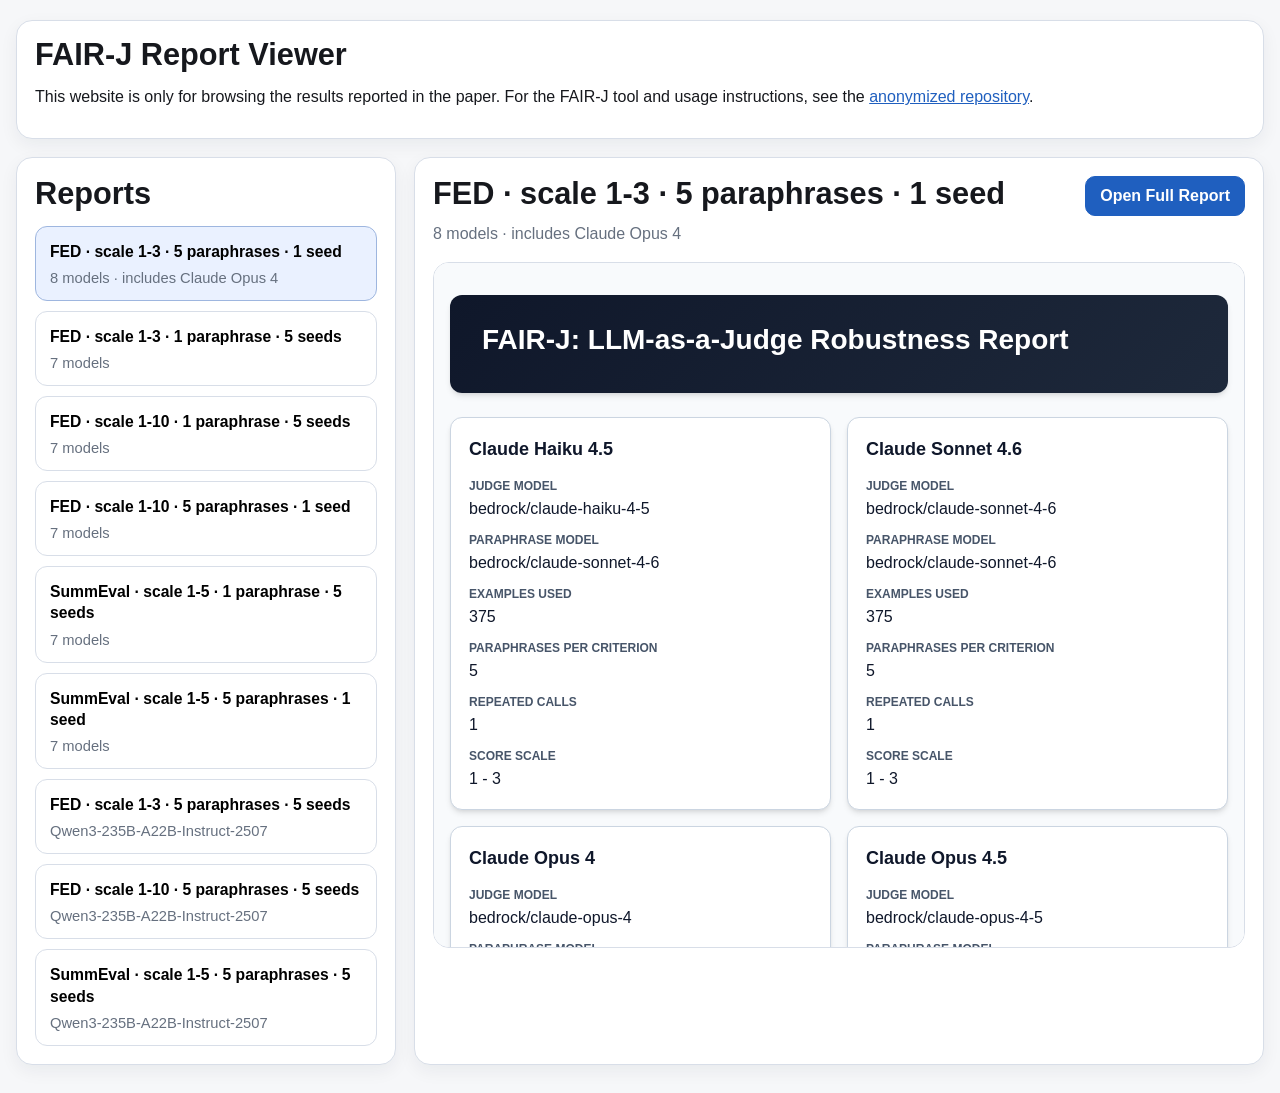
<file: index.html>
<!doctype html>
<html lang="en">
<head>
  <meta charset="utf-8">
  <meta name="viewport" content="width=device-width, initial-scale=1">
  <title>FAIR-J Demo</title>
  <link rel="stylesheet" href="assets/styles.css?v=3">
</head>
<body>
  <div class="page-shell">
    <header class="hero">
      <h1>FAIR-J Report Viewer</h1>
      <p class="hero-text">
        This website is only for browsing the results reported in the paper. For the FAIR-J tool and usage instructions, see the
        <a href="https://anonymous.4open.science/r/FAIR-J-Demo-repo/README.md" target="_blank" rel="noreferrer">anonymized repository</a>.
      </p>
    </header>

    <main class="layout">
      <section class="catalog-panel">
        <div class="section-heading">
          <h2>Reports</h2>
        </div>
        <div id="report-list" class="report-list" aria-live="polite"></div>
      </section>

      <section class="viewer-panel">
        <div class="viewer-topbar">
          <div>
            <h2 id="selected-title">Loading reports...</h2>
            <p id="selected-subtitle" class="selected-subtitle"></p>
          </div>
          <div class="viewer-actions">
            <a id="open-report-link" class="action-button action-button-primary" href="#" target="_blank" rel="noreferrer">Open Full Report</a>
          </div>
        </div>

        <div class="iframe-shell">
          <iframe id="report-frame" title="FAIR-J report preview" loading="lazy"></iframe>
        </div>
      </section>
    </main>
  </div>

  <script src="assets/app.js?v=5"></script>
</body>
</html>
</file>
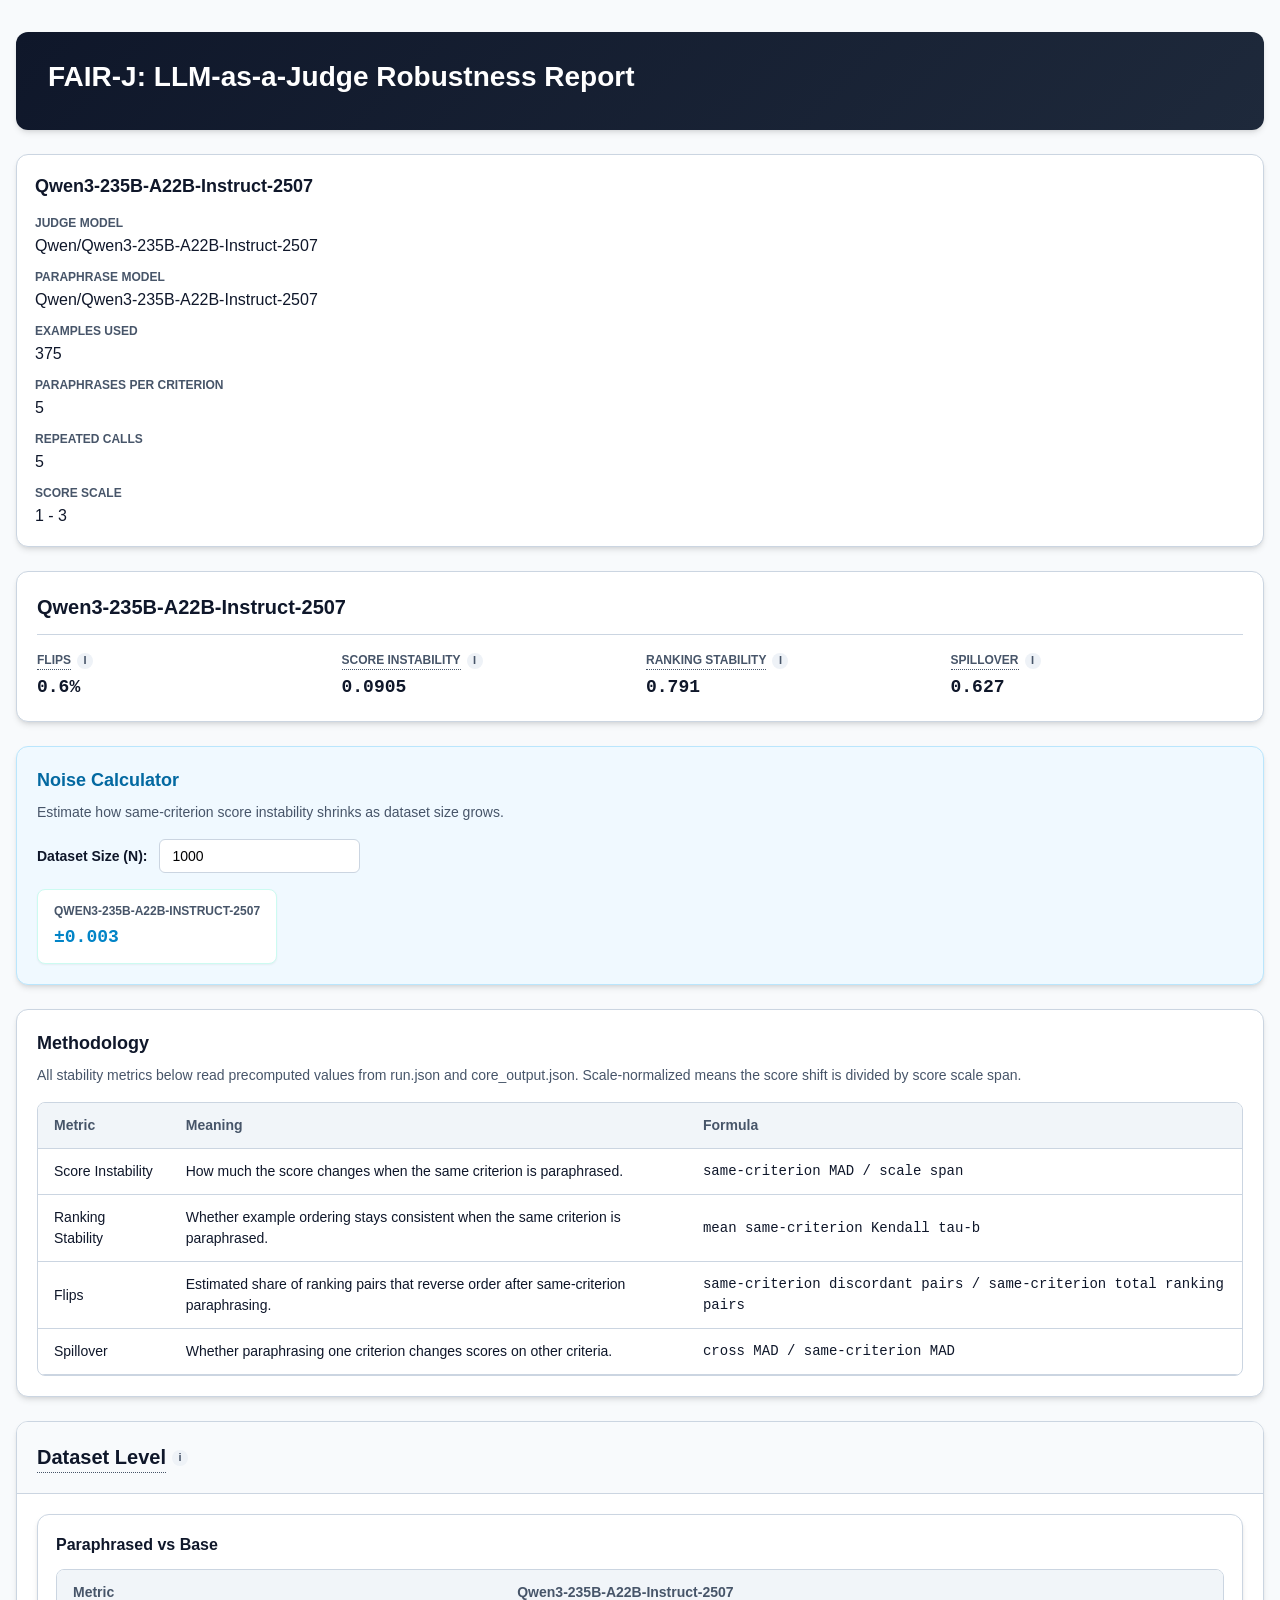
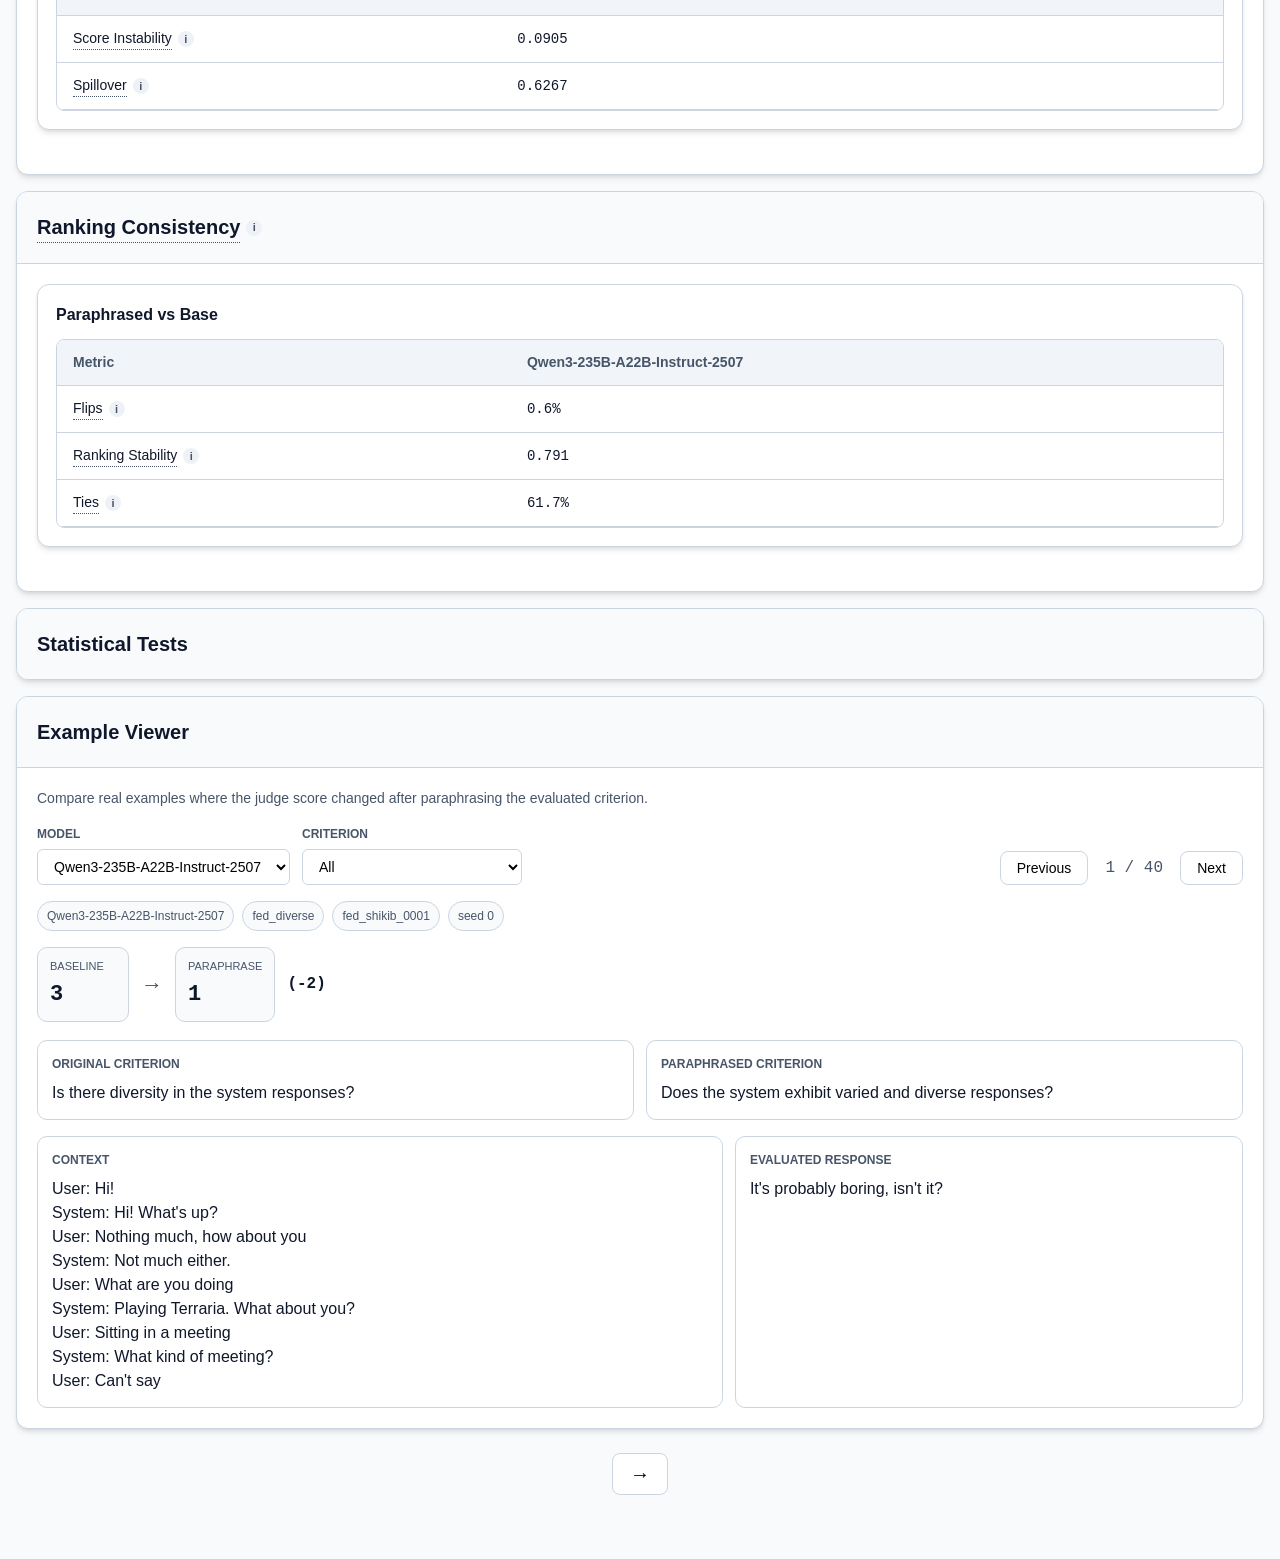
<file: reports/03-fed-1-3-scale-s5-p5-tdefault/index.html>
<!doctype html>
<html lang="en">
<head>
  <meta charset="utf-8">
  <meta name="viewport" content="width=device-width, initial-scale=1">
  <title>FAIR-J: LLM-as-a-Judge Robustness Report</title>
  <style>
    :root {
      color-scheme: light;
      --bg: #f8fafc;
      --panel: #ffffff;
      --ink: #0f172a;
      --muted: #475569;
      --line: #cbd5e1;
      --accent: #0284c7;
      --accent-soft: #e0f2fe;
      --bad: #dc2626;
      --warn: #d97706;
      --good: #16a34a;
      --shadow: 0 4px 6px -1px rgb(0 0 0 / 0.1), 0 2px 4px -2px rgb(0 0 0 / 0.1);
      --radius: 12px;
      --mono: ui-monospace, SFMono-Regular, Menlo, monospace;
      --sans: -apple-system, BlinkMacSystemFont, "Segoe UI", Roboto, Helvetica, Arial, sans-serif;
    }
    * { box-sizing: border-box; }
    body {
      margin: 0;
      font-family: var(--sans);
      background: var(--bg);
      color: var(--ink);
      line-height: 1.5;
    }
    main {
      width: min(1400px, calc(100vw - 32px));
      margin: 32px auto 64px;
    }
    .hero {
      background: linear-gradient(135deg, #0f172a, #1e293b);
      color: white;
      padding: 24px 32px;
      border-radius: var(--radius);
      box-shadow: var(--shadow);
      margin-bottom: 24px;
    }
    .hero h1 {
      margin: 0 0 8px;
      font-size: 28px;
    }
    .hero p {
      margin: 0;
      color: rgba(255, 255, 255, 0.9);
      font-size: 16px;
      max-width: 1000px;
    }
    .report-page {
      display: none;
    }
    .report-page.is-active {
      display: block;
    }
    .controls {
      display: flex;
      flex-wrap: wrap;
      gap: 12px;
      margin-bottom: 24px;
    }
    button {
      border: 1px solid var(--line);
      background: var(--panel);
      border-radius: 8px;
      padding: 8px 16px;
      cursor: pointer;
      font-size: 14px;
      font-weight: 500;
    }
    button:hover {
      background: #f1f5f9;
    }
    .summary-grid,
    .group-grid {
      display: grid;
      grid-template-columns: repeat(auto-fit, minmax(320px, 1fr));
      gap: 16px;
      margin-bottom: 24px;
    }
    .summary-card,
    .group-card,
    details.section {
      background: var(--panel);
      border: 1px solid var(--line);
      border-radius: var(--radius);
      box-shadow: var(--shadow);
    }
    .summary-card {
      padding: 20px;
      display: flex;
      flex-direction: column;
    }
    .summary-card h2 {
      margin: 0 0 12px;
      font-size: 20px;
    }
    .summary-verdict {
      font-size: 18px;
      font-weight: 700;
      margin-bottom: 8px;
    }
    .summary-reason {
      color: var(--muted);
      font-size: 14px;
      line-height: 1.4;
    }
    .stat-list {
      display: grid;
      grid-template-columns: repeat(auto-fit, minmax(140px, 1fr));
      gap: 12px;
      margin-top: auto;
      border-top: 1px solid var(--line);
      padding-top: 16px;
    }
    .context-grid {
      display: grid;
      grid-template-columns: repeat(auto-fit, minmax(280px, 1fr));
      gap: 16px;
      margin-bottom: 24px;
    }
    .context-card {
      background: var(--panel);
      border: 1px solid var(--line);
      border-radius: var(--radius);
      box-shadow: var(--shadow);
      padding: 18px;
    }
    .context-card h3 {
      margin: 0 0 14px;
      font-size: 18px;
    }
    .context-card dl {
      margin: 0;
      display: grid;
      grid-template-columns: minmax(0, 1fr);
      gap: 10px;
    }
    .context-card dt {
      color: var(--muted);
      font-size: 12px;
      font-weight: 600;
      text-transform: uppercase;
      margin: 0 0 2px;
    }
    .context-card dd {
      margin: 0;
      color: var(--ink);
      word-break: break-word;
    }
    .stat-item {
      display: flex;
      flex-direction: column;
    }
    .stat-item .label {
      color: var(--muted);
      font-size: 12px;
      text-transform: uppercase;
      font-weight: 600;
    }
    .stat-item .value {
      font-family: var(--mono);
      font-size: 18px;
      font-weight: 700;
      color: var(--ink);
      margin-top: 4px;
    }
    .calculator-card {
      margin-bottom: 24px;
      border-color: #bae6fd;
      background: #f0f9ff;
    }
    .calculator-card h3 {
      margin: 0 0 8px;
      color: #0369a1;
      font-size: 18px;
    }
    .calculator-card p {
      margin: 0 0 16px;
      color: var(--muted);
      font-size: 14px;
    }
    .calculator-input-row {
      display: flex;
      align-items: center;
      flex-wrap: wrap;
      gap: 12px;
    }
    .calculator-input-row label {
      font-weight: 600;
      color: #0f172a;
      font-size: 14px;
    }
    .calculator-input-row input,
    select {
      padding: 8px 12px;
      border-radius: 6px;
      border: 1px solid var(--line);
      font-size: 14px;
      background: #fff;
      min-width: 160px;
    }
    .calculator-results {
      display: flex;
      gap: 12px;
      flex-wrap: wrap;
      margin-top: 16px;
    }
    .calc-result-card {
      background: white;
      padding: 12px 16px;
      border-radius: 8px;
      border: 1px solid #ccfbf1;
      font-size: 14px;
      min-width: 180px;
      box-shadow: 0 1px 2px rgba(0,0,0,0.05);
    }
    .calc-model {
      color: var(--muted);
      font-size: 12px;
      text-transform: uppercase;
      font-weight: 600;
      margin-bottom: 4px;
    }
    .calc-noise {
      color: #0284c7;
      font-size: 18px;
      font-family: var(--mono);
    }
    details.section {
      margin-bottom: 16px;
      overflow: hidden;
    }
    details.section > summary {
      cursor: pointer;
      padding: 20px;
      font-size: 20px;
      font-weight: 600;
      background: #f8fafc;
      list-style: none;
    }
    details.section > summary::-webkit-details-marker {
      display: none;
    }
    details.section[open] > summary {
      border-bottom: 1px solid var(--line);
    }
    .section-body {
      padding: 20px;
    }
    .section-explainer {
      color: var(--muted);
      margin-top: 0;
      margin-bottom: 16px;
      font-size: 14px;
    }
    .group-card {
      padding: 18px;
    }
    .group-card h4 {
      margin: 0 0 12px;
      font-size: 16px;
    }
    .methodology-card {
      margin-bottom: 24px;
      padding: 20px;
    }
    .methodology-card h3 {
      margin: 0 0 8px;
      font-size: 18px;
    }
    .methodology-card p {
      margin: 0 0 16px;
      color: var(--muted);
      font-size: 14px;
    }
    .table-wrap {
      overflow-x: auto;
      border-radius: 8px;
      border: 1px solid var(--line);
      background: var(--panel);
    }
    table {
      width: 100%;
      border-collapse: collapse;
      text-align: left;
      font-size: 14px;
    }
    th,
    td {
      padding: 12px 16px;
      border-bottom: 1px solid var(--line);
    }
    th {
      background: #f1f5f9;
      color: var(--muted);
      font-weight: 600;
    }
    .value {
      font-family: var(--mono);
    }
    .control-row {
      display: flex;
      gap: 16px;
      margin-bottom: 16px;
      align-items: flex-end;
      flex-wrap: wrap;
    }
    .control-field {
      display: flex;
      flex-direction: column;
      gap: 6px;
    }
    .control-field label {
      font-size: 12px;
      color: var(--muted);
      font-weight: 600;
      text-transform: uppercase;
    }
    .stat-scope {
      display: none;
    }
    .stat-scope.is-active {
      display: block;
    }
    .good {
      color: var(--good);
      font-weight: 700;
    }
    .bad {
      color: var(--bad);
      font-weight: 700;
    }
    .warn {
      color: var(--warn);
      font-weight: 700;
    }
    .muted {
      color: var(--muted);
    }
    .help-label {
      display: inline-flex;
      align-items: center;
      gap: 6px;
      position: relative;
    }
    .help-label[data-help] {
      cursor: help;
    }
    .help-label[data-help] .help-text {
      border-bottom: 1px dotted var(--muted);
    }
    .help-icon {
      display: inline-flex;
      align-items: center;
      justify-content: center;
      width: 16px;
      height: 16px;
      border-radius: 999px;
      background: #eef2f7;
      color: var(--muted);
      font-size: 11px;
      font-weight: 700;
      line-height: 1;
    }
    .app-tooltip {
      position: fixed;
      z-index: 9999;
      max-width: 320px;
      padding: 10px 12px;
      border-radius: 10px;
      background: rgba(15, 23, 42, 0.96);
      color: white;
      font-size: 12px;
      line-height: 1.45;
      box-shadow: 0 10px 30px rgba(0, 0, 0, 0.18);
      pointer-events: none;
      opacity: 0;
      transform: translateY(4px);
      transition: opacity 120ms ease, transform 120ms ease;
    }
    .app-tooltip.is-visible {
      opacity: 1;
      transform: translateY(0);
    }
    .page-nav {
      display: flex;
      justify-content: center;
      margin-top: 24px;
    }
    .page-toggle {
      min-width: 56px;
      font-size: 20px;
      line-height: 1;
      padding: 10px 16px;
    }
    @media (max-width: 720px) {
      main {
        width: min(100vw - 20px, 1400px);
        margin: 20px auto 40px;
      }
      .hero {
        padding: 18px;
      }
      .hero h1 {
        font-size: 24px;
      }
      details.section > summary,
      .section-body,
      .summary-card,
      .group-card {
        padding: 16px;
      }
      th,
      td {
        padding: 10px 12px;
      }
    }

    .example-viewer-card { margin-bottom: 24px; }
    .example-viewer-controls { display: flex; flex-wrap: wrap; gap: 12px; align-items: end; margin-bottom: 16px; }
    .example-viewer-controls label { display: grid; gap: 6px; color: var(--muted); font-size: 12px; font-weight: 600; text-transform: uppercase; }
    .example-viewer-controls select { min-width: 220px; }
    .example-nav { display: flex; gap: 8px; align-items: center; margin-left: auto; }
    .example-counter { min-width: 76px; color: var(--muted); text-align: center; font-family: var(--mono); }
    .example-meta { display: flex; flex-wrap: wrap; gap: 8px; margin-bottom: 16px; }
    .example-chip { border: 1px solid var(--line); border-radius: 999px; padding: 5px 9px; background: #f8fafc; color: var(--muted); font-size: 12px; }
    .score-transition { display: flex; align-items: center; gap: 12px; margin: 4px 0 18px; }
    .score-box { min-width: 92px; border: 1px solid var(--line); border-radius: 10px; padding: 10px 12px; background: #f8fafc; }
    .score-box span { display: block; color: var(--muted); font-size: 11px; text-transform: uppercase; }
    .score-box strong { display: block; margin-top: 3px; font-family: var(--mono); font-size: 22px; }
    .score-arrow { color: var(--muted); font-size: 22px; }
    .score-delta { font-family: var(--mono); font-weight: 700; }
    .criterion-compare { display: grid; grid-template-columns: repeat(2, minmax(0, 1fr)); gap: 12px; margin-bottom: 16px; }
    .criterion-pane, .example-text-pane { border: 1px solid var(--line); border-radius: 10px; padding: 14px; background: #fff; }
    .criterion-pane h4, .example-text-pane h4 { margin: 0 0 8px; color: var(--muted); font-size: 12px; text-transform: uppercase; }
    .criterion-pane p, .example-text-pane p { margin: 0; white-space: pre-wrap; overflow-wrap: anywhere; }
    .example-text-grid { display: grid; grid-template-columns: minmax(0, 1.35fr) minmax(0, 1fr); gap: 12px; }
    .example-empty { color: var(--muted); padding: 20px 0; }
    @media (max-width: 720px) {
      .criterion-compare, .example-text-grid { grid-template-columns: 1fr; }
      .example-nav { width: 100%; margin-left: 0; }
    }
  </style>
</head>
<body>

  <main>
    <section class="hero">
      <h1>FAIR-J: LLM-as-a-Judge Robustness Report</h1>
    </section>

    <section class="report-page is-active" data-page="overview">
      <section>
        <div class="context-grid">

          <article class="context-card">
            <h3>Qwen3-235B-A22B-Instruct-2507</h3>
            <dl>

              <div>
                <dt>Judge model</dt>
                <dd>Qwen/Qwen3-235B-A22B-Instruct-2507</dd>
              </div>

              <div>
                <dt>Paraphrase model</dt>
                <dd>Qwen/Qwen3-235B-A22B-Instruct-2507</dd>
              </div>

              <div>
                <dt>Examples used</dt>
                <dd>375</dd>
              </div>

              <div>
                <dt>Paraphrases per criterion</dt>
                <dd>5</dd>
              </div>

              <div>
                <dt>Repeated calls</dt>
                <dd>5</dd>
              </div>

              <div>
                <dt>Score scale</dt>
                <dd>1 - 3</dd>
              </div>

            </dl>
          </article>

        </div>
      </section>

      <section class="summary-grid">

        <article class="summary-card">
          <h2>Qwen3-235B-A22B-Instruct-2507</h2>
          <div class="stat-list">

            <div class="stat-item">
              <div class="label"><span class="help-label" data-help="Estimated share of ranking pairs that flip when the same criterion is paraphrased." tabindex="0" aria-label="Estimated share of ranking pairs that flip when the same criterion is paraphrased.">
      <span class="help-text">Flips</span>
      <span class="help-icon">i</span>
    </span></div>
              <div class="value">0.6%</div>
            </div>

            <div class="stat-item">
              <div class="label"><span class="help-label" data-help="Mean absolute score shift when the same criterion is paraphrased, normalized by score scale span. Lower is better." tabindex="0" aria-label="Mean absolute score shift when the same criterion is paraphrased, normalized by score scale span. Lower is better.">
      <span class="help-text">Score Instability</span>
      <span class="help-icon">i</span>
    </span></div>
              <div class="value">0.0905</div>
            </div>

            <div class="stat-item">
              <div class="label"><span class="help-label" data-help="Average Kendall&#39;s tau-b between baseline ranking and same-criterion paraphrased ranking. Higher is better." tabindex="0" aria-label="Average Kendall&#39;s tau-b between baseline ranking and same-criterion paraphrased ranking. Higher is better.">
      <span class="help-text">Ranking Stability</span>
      <span class="help-icon">i</span>
    </span></div>
              <div class="value">0.791</div>
            </div>

            <div class="stat-item">
              <div class="label"><span class="help-label" data-help="Cross-criterion normalized MAD divided by same-criterion normalized MAD. Lower means paraphrasing stays more isolated to the intended criterion." tabindex="0" aria-label="Cross-criterion normalized MAD divided by same-criterion normalized MAD. Lower means paraphrasing stays more isolated to the intended criterion.">
      <span class="help-text">Spillover</span>
      <span class="help-icon">i</span>
    </span></div>
              <div class="value">0.627</div>
            </div>

          </div>
        </article>

      </section>

      <section class="summary-card calculator-card">
        <div>
          <h3>Noise Calculator</h3>
          <p>Estimate how same-criterion score instability shrinks as dataset size grows.</p>
          <div class="calculator-input-row">
            <label for="calc-n">Dataset Size (N):</label>
            <input type="number" id="calc-n" value="1000" min="1">
          </div>
        </div>
        <div id="calc-results" class="calculator-results"></div>
      </section>

      <section class="group-card methodology-card">
        <h3>Methodology</h3>
        <p>All stability metrics below read precomputed values from run.json and core_output.json. Scale-normalized means the score shift is divided by score scale span.</p>
        <div class="table-wrap">
          <table>
            <thead>
              <tr>
                <th>Metric</th>
                <th>Meaning</th>
                <th>Formula</th>
              </tr>
            </thead>
            <tbody>

              <tr>
                <td>Score Instability</td>
                <td>How much the score changes when the same criterion is paraphrased.</td>
                <td class="value">same-criterion MAD / scale span</td>
              </tr>

              <tr>
                <td>Ranking Stability</td>
                <td>Whether example ordering stays consistent when the same criterion is paraphrased.</td>
                <td class="value">mean same-criterion Kendall tau-b</td>
              </tr>

              <tr>
                <td>Flips</td>
                <td>Estimated share of ranking pairs that reverse order after same-criterion paraphrasing.</td>
                <td class="value">same-criterion discordant pairs / same-criterion total ranking pairs</td>
              </tr>

              <tr>
                <td>Spillover</td>
                <td>Whether paraphrasing one criterion changes scores on other criteria.</td>
                <td class="value">cross MAD / same-criterion MAD</td>
              </tr>

            </tbody>
          </table>
        </div>
      </section>


      <details class="section" open>
        <summary><span class="help-label" data-help="Are scores stable when the same criterion is paraphrased? Lower score instability values and lower spillover mean cleaner dataset-level comparisons." tabindex="0" aria-label="Are scores stable when the same criterion is paraphrased? Lower score instability values and lower spillover mean cleaner dataset-level comparisons.">
      <span class="help-text">Dataset Level</span>
      <span class="help-icon">i</span>
    </span></summary>
        <div class="section-body">
          <div class="group-grid">

            <section class="group-card">
              <h4>Paraphrased vs Base</h4>
              <div class="table-wrap">
                <table>
                  <thead>
                    <tr>
                      <th>Metric</th>

                      <th>Qwen3-235B-A22B-Instruct-2507</th>

                    </tr>
                  </thead>
                  <tbody>

                    <tr>
                      <td><span class="help-label" data-help="Mean absolute score shift when the same criterion is paraphrased, normalized by score scale span. Lower is better." tabindex="0" aria-label="Mean absolute score shift when the same criterion is paraphrased, normalized by score scale span. Lower is better.">
      <span class="help-text">Score Instability</span>
      <span class="help-icon">i</span>
    </span></td>

                      <td class="value ">0.0905</td>

                    </tr>

                    <tr>
                      <td><span class="help-label" data-help="Cross-criterion normalized MAD divided by same-criterion normalized MAD. Lower means paraphrasing stays more isolated to the intended criterion." tabindex="0" aria-label="Cross-criterion normalized MAD divided by same-criterion normalized MAD. Lower means paraphrasing stays more isolated to the intended criterion.">
      <span class="help-text">Spillover</span>
      <span class="help-icon">i</span>
    </span></td>

                      <td class="value ">0.6267</td>

                    </tr>

                  </tbody>
                </table>
              </div>
            </section>

          </div>
        </div>
      </details>

      <details class="section" open>
        <summary><span class="help-label" data-help="Does the judge preserve example ordering when the same criterion is rewritten? Higher ranking stability and lower flips are better." tabindex="0" aria-label="Does the judge preserve example ordering when the same criterion is rewritten? Higher ranking stability and lower flips are better.">
      <span class="help-text">Ranking Consistency</span>
      <span class="help-icon">i</span>
    </span></summary>
        <div class="section-body">
          <div class="group-grid">

            <section class="group-card">
              <h4>Paraphrased vs Base</h4>
              <div class="table-wrap">
                <table>
                  <thead>
                    <tr>
                      <th>Metric</th>

                      <th>Qwen3-235B-A22B-Instruct-2507</th>

                    </tr>
                  </thead>
                  <tbody>

                    <tr>
                      <td><span class="help-label" data-help="Estimated share of ranking pairs that flip when the same criterion is paraphrased." tabindex="0" aria-label="Estimated share of ranking pairs that flip when the same criterion is paraphrased.">
      <span class="help-text">Flips</span>
      <span class="help-icon">i</span>
    </span></td>

                      <td class="value ">0.6%</td>

                    </tr>

                    <tr>
                      <td><span class="help-label" data-help="Average Kendall&#39;s tau-b between baseline ranking and same-criterion paraphrased ranking. Higher is better." tabindex="0" aria-label="Average Kendall&#39;s tau-b between baseline ranking and same-criterion paraphrased ranking. Higher is better.">
      <span class="help-text">Ranking Stability</span>
      <span class="help-icon">i</span>
    </span></td>

                      <td class="value ">0.791</td>

                    </tr>

                    <tr>
                      <td><span class="help-label" data-help="Share of example pairs that receive tied scores when the same criterion is paraphrased." tabindex="0" aria-label="Share of example pairs that receive tied scores when the same criterion is paraphrased.">
      <span class="help-text">Ties</span>
      <span class="help-icon">i</span>
    </span></td>

                      <td class="value ">61.7%</td>

                    </tr>

                  </tbody>
                </table>
              </div>
            </section>

          </div>
        </div>
      </details>


      <details class="section">
        <summary>Statistical Tests</summary>
        <div class="section-body">
          <div class="control-row">
            <div class="control-field">
              <label for="stat-combined-select">Score</label>
              <select id="stat-combined-select" data-stat-combined-select>

                <option value="fed_diverse">fed diverse</option>

                <option value="fed_fluent">fed fluent</option>

                <option value="fed_interesting">fed interesting</option>

                <option value="fed_likeable">fed likeable</option>

                <option value="fed_relevant">fed relevant</option>

                <option value="fed_understandable">fed understandable</option>

                <option value="__total__">Total Score (All criteria pooled)</option>

              </select>
            </div>
          </div>

          <div class="stat-scope is-active" data-stat-scope="fed_diverse">
            <div class="group-grid">

              <section class="group-card">
                <h4>Paraphrased vs Base</h4>
                <div class="table-wrap">
                  <table>
                    <thead>
                      <tr>
                        <th>Metric</th>

                        <th>Qwen3-235B-A22B-Instruct-2507</th>

                      </tr>
                    </thead>
                    <tbody>

                      <tr>
                        <td><span class="help-label" data-help="Number of paired observations used by the statistical test." tabindex="0" aria-label="Number of paired observations used by the statistical test.">
      <span class="help-text">N</span>
      <span class="help-icon">i</span>
    </span></td>

                        <td class="value ">375</td>

                      </tr>

                      <tr>
                        <td><span class="help-label" data-help="Average baseline minus perturbation score difference." tabindex="0" aria-label="Average baseline minus perturbation score difference.">
      <span class="help-text">Δ</span>
      <span class="help-icon">i</span>
    </span></td>

                        <td class="value ">0.005</td>

                      </tr>

                      <tr>
                        <td><span class="help-label" data-help="Paired t-test p-value for baseline versus perturbation differences." tabindex="0" aria-label="Paired t-test p-value for baseline versus perturbation differences.">
      <span class="help-text">Paired t-test p-value</span>
      <span class="help-icon">i</span>
    </span></td>

                        <td class="value muted">0.772</td>

                      </tr>

                      <tr>
                        <td><span class="help-label" data-help="Wilcoxon signed-rank p-value for paired differences." tabindex="0" aria-label="Wilcoxon signed-rank p-value for paired differences.">
      <span class="help-text">Wilcoxon p-value</span>
      <span class="help-icon">i</span>
    </span></td>

                        <td class="value muted">0.053</td>

                      </tr>

                      <tr>
                        <td><span class="help-label" data-help="Permutation test p-value for paired differences." tabindex="0" aria-label="Permutation test p-value for paired differences.">
      <span class="help-text">Permutation p-value</span>
      <span class="help-icon">i</span>
    </span></td>

                        <td class="value muted">0.737</td>

                      </tr>

                    </tbody>
                  </table>
                </div>
              </section>

              <section class="group-card">
                <h4>Deleted vs Base</h4>
                <div class="table-wrap">
                  <table>
                    <thead>
                      <tr>
                        <th>Metric</th>

                        <th>Qwen3-235B-A22B-Instruct-2507</th>

                      </tr>
                    </thead>
                    <tbody>

                      <tr>
                        <td><span class="help-label" data-help="Number of paired observations used by the statistical test." tabindex="0" aria-label="Number of paired observations used by the statistical test.">
      <span class="help-text">N</span>
      <span class="help-icon">i</span>
    </span></td>

                        <td class="value ">375</td>

                      </tr>

                      <tr>
                        <td><span class="help-label" data-help="Average baseline minus perturbation score difference." tabindex="0" aria-label="Average baseline minus perturbation score difference.">
      <span class="help-text">Δ</span>
      <span class="help-icon">i</span>
    </span></td>

                        <td class="value ">-0.095</td>

                      </tr>

                      <tr>
                        <td><span class="help-label" data-help="Paired t-test p-value for baseline versus perturbation differences." tabindex="0" aria-label="Paired t-test p-value for baseline versus perturbation differences.">
      <span class="help-text">Paired t-test p-value</span>
      <span class="help-icon">i</span>
    </span></td>

                        <td class="value good">0.000</td>

                      </tr>

                      <tr>
                        <td><span class="help-label" data-help="Wilcoxon signed-rank p-value for paired differences." tabindex="0" aria-label="Wilcoxon signed-rank p-value for paired differences.">
      <span class="help-text">Wilcoxon p-value</span>
      <span class="help-icon">i</span>
    </span></td>

                        <td class="value good">0.000</td>

                      </tr>

                      <tr>
                        <td><span class="help-label" data-help="Permutation test p-value for paired differences." tabindex="0" aria-label="Permutation test p-value for paired differences.">
      <span class="help-text">Permutation p-value</span>
      <span class="help-icon">i</span>
    </span></td>

                        <td class="value good">0.002</td>

                      </tr>

                    </tbody>
                  </table>
                </div>
              </section>

            </div>
          </div>

          <div class="stat-scope" data-stat-scope="fed_fluent">
            <div class="group-grid">

              <section class="group-card">
                <h4>Paraphrased vs Base</h4>
                <div class="table-wrap">
                  <table>
                    <thead>
                      <tr>
                        <th>Metric</th>

                        <th>Qwen3-235B-A22B-Instruct-2507</th>

                      </tr>
                    </thead>
                    <tbody>

                      <tr>
                        <td><span class="help-label" data-help="Number of paired observations used by the statistical test." tabindex="0" aria-label="Number of paired observations used by the statistical test.">
      <span class="help-text">N</span>
      <span class="help-icon">i</span>
    </span></td>

                        <td class="value ">375</td>

                      </tr>

                      <tr>
                        <td><span class="help-label" data-help="Average baseline minus perturbation score difference." tabindex="0" aria-label="Average baseline minus perturbation score difference.">
      <span class="help-text">Δ</span>
      <span class="help-icon">i</span>
    </span></td>

                        <td class="value ">0.021</td>

                      </tr>

                      <tr>
                        <td><span class="help-label" data-help="Paired t-test p-value for baseline versus perturbation differences." tabindex="0" aria-label="Paired t-test p-value for baseline versus perturbation differences.">
      <span class="help-text">Paired t-test p-value</span>
      <span class="help-icon">i</span>
    </span></td>

                        <td class="value good">0.011</td>

                      </tr>

                      <tr>
                        <td><span class="help-label" data-help="Wilcoxon signed-rank p-value for paired differences." tabindex="0" aria-label="Wilcoxon signed-rank p-value for paired differences.">
      <span class="help-text">Wilcoxon p-value</span>
      <span class="help-icon">i</span>
    </span></td>

                        <td class="value good">0.001</td>

                      </tr>

                      <tr>
                        <td><span class="help-label" data-help="Permutation test p-value for paired differences." tabindex="0" aria-label="Permutation test p-value for paired differences.">
      <span class="help-text">Permutation p-value</span>
      <span class="help-icon">i</span>
    </span></td>

                        <td class="value good">0.022</td>

                      </tr>

                    </tbody>
                  </table>
                </div>
              </section>

              <section class="group-card">
                <h4>Deleted vs Base</h4>
                <div class="table-wrap">
                  <table>
                    <thead>
                      <tr>
                        <th>Metric</th>

                        <th>Qwen3-235B-A22B-Instruct-2507</th>

                      </tr>
                    </thead>
                    <tbody>

                      <tr>
                        <td><span class="help-label" data-help="Number of paired observations used by the statistical test." tabindex="0" aria-label="Number of paired observations used by the statistical test.">
      <span class="help-text">N</span>
      <span class="help-icon">i</span>
    </span></td>

                        <td class="value ">375</td>

                      </tr>

                      <tr>
                        <td><span class="help-label" data-help="Average baseline minus perturbation score difference." tabindex="0" aria-label="Average baseline minus perturbation score difference.">
      <span class="help-text">Δ</span>
      <span class="help-icon">i</span>
    </span></td>

                        <td class="value ">-0.046</td>

                      </tr>

                      <tr>
                        <td><span class="help-label" data-help="Paired t-test p-value for baseline versus perturbation differences." tabindex="0" aria-label="Paired t-test p-value for baseline versus perturbation differences.">
      <span class="help-text">Paired t-test p-value</span>
      <span class="help-icon">i</span>
    </span></td>

                        <td class="value good">0.000</td>

                      </tr>

                      <tr>
                        <td><span class="help-label" data-help="Wilcoxon signed-rank p-value for paired differences." tabindex="0" aria-label="Wilcoxon signed-rank p-value for paired differences.">
      <span class="help-text">Wilcoxon p-value</span>
      <span class="help-icon">i</span>
    </span></td>

                        <td class="value good">0.000</td>

                      </tr>

                      <tr>
                        <td><span class="help-label" data-help="Permutation test p-value for paired differences." tabindex="0" aria-label="Permutation test p-value for paired differences.">
      <span class="help-text">Permutation p-value</span>
      <span class="help-icon">i</span>
    </span></td>

                        <td class="value good">0.002</td>

                      </tr>

                    </tbody>
                  </table>
                </div>
              </section>

            </div>
          </div>

          <div class="stat-scope" data-stat-scope="fed_interesting">
            <div class="group-grid">

              <section class="group-card">
                <h4>Paraphrased vs Base</h4>
                <div class="table-wrap">
                  <table>
                    <thead>
                      <tr>
                        <th>Metric</th>

                        <th>Qwen3-235B-A22B-Instruct-2507</th>

                      </tr>
                    </thead>
                    <tbody>

                      <tr>
                        <td><span class="help-label" data-help="Number of paired observations used by the statistical test." tabindex="0" aria-label="Number of paired observations used by the statistical test.">
      <span class="help-text">N</span>
      <span class="help-icon">i</span>
    </span></td>

                        <td class="value ">375</td>

                      </tr>

                      <tr>
                        <td><span class="help-label" data-help="Average baseline minus perturbation score difference." tabindex="0" aria-label="Average baseline minus perturbation score difference.">
      <span class="help-text">Δ</span>
      <span class="help-icon">i</span>
    </span></td>

                        <td class="value ">0.004</td>

                      </tr>

                      <tr>
                        <td><span class="help-label" data-help="Paired t-test p-value for baseline versus perturbation differences." tabindex="0" aria-label="Paired t-test p-value for baseline versus perturbation differences.">
      <span class="help-text">Paired t-test p-value</span>
      <span class="help-icon">i</span>
    </span></td>

                        <td class="value muted">0.625</td>

                      </tr>

                      <tr>
                        <td><span class="help-label" data-help="Wilcoxon signed-rank p-value for paired differences." tabindex="0" aria-label="Wilcoxon signed-rank p-value for paired differences.">
      <span class="help-text">Wilcoxon p-value</span>
      <span class="help-icon">i</span>
    </span></td>

                        <td class="value muted">0.678</td>

                      </tr>

                      <tr>
                        <td><span class="help-label" data-help="Permutation test p-value for paired differences." tabindex="0" aria-label="Permutation test p-value for paired differences.">
      <span class="help-text">Permutation p-value</span>
      <span class="help-icon">i</span>
    </span></td>

                        <td class="value muted">0.659</td>

                      </tr>

                    </tbody>
                  </table>
                </div>
              </section>

              <section class="group-card">
                <h4>Deleted vs Base</h4>
                <div class="table-wrap">
                  <table>
                    <thead>
                      <tr>
                        <th>Metric</th>

                        <th>Qwen3-235B-A22B-Instruct-2507</th>

                      </tr>
                    </thead>
                    <tbody>

                      <tr>
                        <td><span class="help-label" data-help="Number of paired observations used by the statistical test." tabindex="0" aria-label="Number of paired observations used by the statistical test.">
      <span class="help-text">N</span>
      <span class="help-icon">i</span>
    </span></td>

                        <td class="value ">375</td>

                      </tr>

                      <tr>
                        <td><span class="help-label" data-help="Average baseline minus perturbation score difference." tabindex="0" aria-label="Average baseline minus perturbation score difference.">
      <span class="help-text">Δ</span>
      <span class="help-icon">i</span>
    </span></td>

                        <td class="value ">0.042</td>

                      </tr>

                      <tr>
                        <td><span class="help-label" data-help="Paired t-test p-value for baseline versus perturbation differences." tabindex="0" aria-label="Paired t-test p-value for baseline versus perturbation differences.">
      <span class="help-text">Paired t-test p-value</span>
      <span class="help-icon">i</span>
    </span></td>

                        <td class="value good">0.000</td>

                      </tr>

                      <tr>
                        <td><span class="help-label" data-help="Wilcoxon signed-rank p-value for paired differences." tabindex="0" aria-label="Wilcoxon signed-rank p-value for paired differences.">
      <span class="help-text">Wilcoxon p-value</span>
      <span class="help-icon">i</span>
    </span></td>

                        <td class="value good">0.001</td>

                      </tr>

                      <tr>
                        <td><span class="help-label" data-help="Permutation test p-value for paired differences." tabindex="0" aria-label="Permutation test p-value for paired differences.">
      <span class="help-text">Permutation p-value</span>
      <span class="help-icon">i</span>
    </span></td>

                        <td class="value good">0.002</td>

                      </tr>

                    </tbody>
                  </table>
                </div>
              </section>

            </div>
          </div>

          <div class="stat-scope" data-stat-scope="fed_likeable">
            <div class="group-grid">

              <section class="group-card">
                <h4>Paraphrased vs Base</h4>
                <div class="table-wrap">
                  <table>
                    <thead>
                      <tr>
                        <th>Metric</th>

                        <th>Qwen3-235B-A22B-Instruct-2507</th>

                      </tr>
                    </thead>
                    <tbody>

                      <tr>
                        <td><span class="help-label" data-help="Number of paired observations used by the statistical test." tabindex="0" aria-label="Number of paired observations used by the statistical test.">
      <span class="help-text">N</span>
      <span class="help-icon">i</span>
    </span></td>

                        <td class="value ">375</td>

                      </tr>

                      <tr>
                        <td><span class="help-label" data-help="Average baseline minus perturbation score difference." tabindex="0" aria-label="Average baseline minus perturbation score difference.">
      <span class="help-text">Δ</span>
      <span class="help-icon">i</span>
    </span></td>

                        <td class="value ">-0.008</td>

                      </tr>

                      <tr>
                        <td><span class="help-label" data-help="Paired t-test p-value for baseline versus perturbation differences." tabindex="0" aria-label="Paired t-test p-value for baseline versus perturbation differences.">
      <span class="help-text">Paired t-test p-value</span>
      <span class="help-icon">i</span>
    </span></td>

                        <td class="value muted">0.417</td>

                      </tr>

                      <tr>
                        <td><span class="help-label" data-help="Wilcoxon signed-rank p-value for paired differences." tabindex="0" aria-label="Wilcoxon signed-rank p-value for paired differences.">
      <span class="help-text">Wilcoxon p-value</span>
      <span class="help-icon">i</span>
    </span></td>

                        <td class="value muted">0.641</td>

                      </tr>

                      <tr>
                        <td><span class="help-label" data-help="Permutation test p-value for paired differences." tabindex="0" aria-label="Permutation test p-value for paired differences.">
      <span class="help-text">Permutation p-value</span>
      <span class="help-icon">i</span>
    </span></td>

                        <td class="value muted">0.456</td>

                      </tr>

                    </tbody>
                  </table>
                </div>
              </section>

              <section class="group-card">
                <h4>Deleted vs Base</h4>
                <div class="table-wrap">
                  <table>
                    <thead>
                      <tr>
                        <th>Metric</th>

                        <th>Qwen3-235B-A22B-Instruct-2507</th>

                      </tr>
                    </thead>
                    <tbody>

                      <tr>
                        <td><span class="help-label" data-help="Number of paired observations used by the statistical test." tabindex="0" aria-label="Number of paired observations used by the statistical test.">
      <span class="help-text">N</span>
      <span class="help-icon">i</span>
    </span></td>

                        <td class="value ">375</td>

                      </tr>

                      <tr>
                        <td><span class="help-label" data-help="Average baseline minus perturbation score difference." tabindex="0" aria-label="Average baseline minus perturbation score difference.">
      <span class="help-text">Δ</span>
      <span class="help-icon">i</span>
    </span></td>

                        <td class="value ">-0.054</td>

                      </tr>

                      <tr>
                        <td><span class="help-label" data-help="Paired t-test p-value for baseline versus perturbation differences." tabindex="0" aria-label="Paired t-test p-value for baseline versus perturbation differences.">
      <span class="help-text">Paired t-test p-value</span>
      <span class="help-icon">i</span>
    </span></td>

                        <td class="value good">0.000</td>

                      </tr>

                      <tr>
                        <td><span class="help-label" data-help="Wilcoxon signed-rank p-value for paired differences." tabindex="0" aria-label="Wilcoxon signed-rank p-value for paired differences.">
      <span class="help-text">Wilcoxon p-value</span>
      <span class="help-icon">i</span>
    </span></td>

                        <td class="value good">0.000</td>

                      </tr>

                      <tr>
                        <td><span class="help-label" data-help="Permutation test p-value for paired differences." tabindex="0" aria-label="Permutation test p-value for paired differences.">
      <span class="help-text">Permutation p-value</span>
      <span class="help-icon">i</span>
    </span></td>

                        <td class="value good">0.002</td>

                      </tr>

                    </tbody>
                  </table>
                </div>
              </section>

            </div>
          </div>

          <div class="stat-scope" data-stat-scope="fed_relevant">
            <div class="group-grid">

              <section class="group-card">
                <h4>Paraphrased vs Base</h4>
                <div class="table-wrap">
                  <table>
                    <thead>
                      <tr>
                        <th>Metric</th>

                        <th>Qwen3-235B-A22B-Instruct-2507</th>

                      </tr>
                    </thead>
                    <tbody>

                      <tr>
                        <td><span class="help-label" data-help="Number of paired observations used by the statistical test." tabindex="0" aria-label="Number of paired observations used by the statistical test.">
      <span class="help-text">N</span>
      <span class="help-icon">i</span>
    </span></td>

                        <td class="value ">375</td>

                      </tr>

                      <tr>
                        <td><span class="help-label" data-help="Average baseline minus perturbation score difference." tabindex="0" aria-label="Average baseline minus perturbation score difference.">
      <span class="help-text">Δ</span>
      <span class="help-icon">i</span>
    </span></td>

                        <td class="value ">0.024</td>

                      </tr>

                      <tr>
                        <td><span class="help-label" data-help="Paired t-test p-value for baseline versus perturbation differences." tabindex="0" aria-label="Paired t-test p-value for baseline versus perturbation differences.">
      <span class="help-text">Paired t-test p-value</span>
      <span class="help-icon">i</span>
    </span></td>

                        <td class="value good">0.000</td>

                      </tr>

                      <tr>
                        <td><span class="help-label" data-help="Wilcoxon signed-rank p-value for paired differences." tabindex="0" aria-label="Wilcoxon signed-rank p-value for paired differences.">
      <span class="help-text">Wilcoxon p-value</span>
      <span class="help-icon">i</span>
    </span></td>

                        <td class="value good">0.000</td>

                      </tr>

                      <tr>
                        <td><span class="help-label" data-help="Permutation test p-value for paired differences." tabindex="0" aria-label="Permutation test p-value for paired differences.">
      <span class="help-text">Permutation p-value</span>
      <span class="help-icon">i</span>
    </span></td>

                        <td class="value good">0.002</td>

                      </tr>

                    </tbody>
                  </table>
                </div>
              </section>

              <section class="group-card">
                <h4>Deleted vs Base</h4>
                <div class="table-wrap">
                  <table>
                    <thead>
                      <tr>
                        <th>Metric</th>

                        <th>Qwen3-235B-A22B-Instruct-2507</th>

                      </tr>
                    </thead>
                    <tbody>

                      <tr>
                        <td><span class="help-label" data-help="Number of paired observations used by the statistical test." tabindex="0" aria-label="Number of paired observations used by the statistical test.">
      <span class="help-text">N</span>
      <span class="help-icon">i</span>
    </span></td>

                        <td class="value ">375</td>

                      </tr>

                      <tr>
                        <td><span class="help-label" data-help="Average baseline minus perturbation score difference." tabindex="0" aria-label="Average baseline minus perturbation score difference.">
      <span class="help-text">Δ</span>
      <span class="help-icon">i</span>
    </span></td>

                        <td class="value ">0.012</td>

                      </tr>

                      <tr>
                        <td><span class="help-label" data-help="Paired t-test p-value for baseline versus perturbation differences." tabindex="0" aria-label="Paired t-test p-value for baseline versus perturbation differences.">
      <span class="help-text">Paired t-test p-value</span>
      <span class="help-icon">i</span>
    </span></td>

                        <td class="value muted">0.115</td>

                      </tr>

                      <tr>
                        <td><span class="help-label" data-help="Wilcoxon signed-rank p-value for paired differences." tabindex="0" aria-label="Wilcoxon signed-rank p-value for paired differences.">
      <span class="help-text">Wilcoxon p-value</span>
      <span class="help-icon">i</span>
    </span></td>

                        <td class="value muted">0.129</td>

                      </tr>

                      <tr>
                        <td><span class="help-label" data-help="Permutation test p-value for paired differences." tabindex="0" aria-label="Permutation test p-value for paired differences.">
      <span class="help-text">Permutation p-value</span>
      <span class="help-icon">i</span>
    </span></td>

                        <td class="value muted">0.100</td>

                      </tr>

                    </tbody>
                  </table>
                </div>
              </section>

            </div>
          </div>

          <div class="stat-scope" data-stat-scope="fed_understandable">
            <div class="group-grid">

              <section class="group-card">
                <h4>Paraphrased vs Base</h4>
                <div class="table-wrap">
                  <table>
                    <thead>
                      <tr>
                        <th>Metric</th>

                        <th>Qwen3-235B-A22B-Instruct-2507</th>

                      </tr>
                    </thead>
                    <tbody>

                      <tr>
                        <td><span class="help-label" data-help="Number of paired observations used by the statistical test." tabindex="0" aria-label="Number of paired observations used by the statistical test.">
      <span class="help-text">N</span>
      <span class="help-icon">i</span>
    </span></td>

                        <td class="value ">375</td>

                      </tr>

                      <tr>
                        <td><span class="help-label" data-help="Average baseline minus perturbation score difference." tabindex="0" aria-label="Average baseline minus perturbation score difference.">
      <span class="help-text">Δ</span>
      <span class="help-icon">i</span>
    </span></td>

                        <td class="value ">0.001</td>

                      </tr>

                      <tr>
                        <td><span class="help-label" data-help="Paired t-test p-value for baseline versus perturbation differences." tabindex="0" aria-label="Paired t-test p-value for baseline versus perturbation differences.">
      <span class="help-text">Paired t-test p-value</span>
      <span class="help-icon">i</span>
    </span></td>

                        <td class="value muted">0.948</td>

                      </tr>

                      <tr>
                        <td><span class="help-label" data-help="Wilcoxon signed-rank p-value for paired differences." tabindex="0" aria-label="Wilcoxon signed-rank p-value for paired differences.">
      <span class="help-text">Wilcoxon p-value</span>
      <span class="help-icon">i</span>
    </span></td>

                        <td class="value muted">0.179</td>

                      </tr>

                      <tr>
                        <td><span class="help-label" data-help="Permutation test p-value for paired differences." tabindex="0" aria-label="Permutation test p-value for paired differences.">
      <span class="help-text">Permutation p-value</span>
      <span class="help-icon">i</span>
    </span></td>

                        <td class="value muted">0.989</td>

                      </tr>

                    </tbody>
                  </table>
                </div>
              </section>

              <section class="group-card">
                <h4>Deleted vs Base</h4>
                <div class="table-wrap">
                  <table>
                    <thead>
                      <tr>
                        <th>Metric</th>

                        <th>Qwen3-235B-A22B-Instruct-2507</th>

                      </tr>
                    </thead>
                    <tbody>

                      <tr>
                        <td><span class="help-label" data-help="Number of paired observations used by the statistical test." tabindex="0" aria-label="Number of paired observations used by the statistical test.">
      <span class="help-text">N</span>
      <span class="help-icon">i</span>
    </span></td>

                        <td class="value ">375</td>

                      </tr>

                      <tr>
                        <td><span class="help-label" data-help="Average baseline minus perturbation score difference." tabindex="0" aria-label="Average baseline minus perturbation score difference.">
      <span class="help-text">Δ</span>
      <span class="help-icon">i</span>
    </span></td>

                        <td class="value ">-0.034</td>

                      </tr>

                      <tr>
                        <td><span class="help-label" data-help="Paired t-test p-value for baseline versus perturbation differences." tabindex="0" aria-label="Paired t-test p-value for baseline versus perturbation differences.">
      <span class="help-text">Paired t-test p-value</span>
      <span class="help-icon">i</span>
    </span></td>

                        <td class="value good">0.003</td>

                      </tr>

                      <tr>
                        <td><span class="help-label" data-help="Wilcoxon signed-rank p-value for paired differences." tabindex="0" aria-label="Wilcoxon signed-rank p-value for paired differences.">
      <span class="help-text">Wilcoxon p-value</span>
      <span class="help-icon">i</span>
    </span></td>

                        <td class="value good">0.006</td>

                      </tr>

                      <tr>
                        <td><span class="help-label" data-help="Permutation test p-value for paired differences." tabindex="0" aria-label="Permutation test p-value for paired differences.">
      <span class="help-text">Permutation p-value</span>
      <span class="help-icon">i</span>
    </span></td>

                        <td class="value good">0.004</td>

                      </tr>

                    </tbody>
                  </table>
                </div>
              </section>

            </div>
          </div>

          <div class="stat-scope" data-stat-scope="__total__">
            <div class="group-grid">

              <section class="group-card">
                <h4>Paraphrased vs Base</h4>
                <div class="table-wrap">
                  <table>
                    <thead>
                      <tr>
                        <th>Metric</th>

                        <th>Qwen3-235B-A22B-Instruct-2507</th>

                      </tr>
                    </thead>
                    <tbody>

                      <tr>
                        <td><span class="help-label" data-help="Number of paired observations used by the statistical test." tabindex="0" aria-label="Number of paired observations used by the statistical test.">
      <span class="help-text">N</span>
      <span class="help-icon">i</span>
    </span></td>

                        <td class="value ">375</td>

                      </tr>

                      <tr>
                        <td><span class="help-label" data-help="Average baseline minus perturbation score difference." tabindex="0" aria-label="Average baseline minus perturbation score difference.">
      <span class="help-text">Δ</span>
      <span class="help-icon">i</span>
    </span></td>

                        <td class="value ">0.047</td>

                      </tr>

                      <tr>
                        <td><span class="help-label" data-help="Paired t-test p-value for baseline versus perturbation differences." tabindex="0" aria-label="Paired t-test p-value for baseline versus perturbation differences.">
      <span class="help-text">Paired t-test p-value</span>
      <span class="help-icon">i</span>
    </span></td>

                        <td class="value muted">0.208</td>

                      </tr>

                      <tr>
                        <td><span class="help-label" data-help="Wilcoxon signed-rank p-value for paired differences." tabindex="0" aria-label="Wilcoxon signed-rank p-value for paired differences.">
      <span class="help-text">Wilcoxon p-value</span>
      <span class="help-icon">i</span>
    </span></td>

                        <td class="value muted">0.191</td>

                      </tr>

                      <tr>
                        <td><span class="help-label" data-help="Permutation test p-value for paired differences." tabindex="0" aria-label="Permutation test p-value for paired differences.">
      <span class="help-text">Permutation p-value</span>
      <span class="help-icon">i</span>
    </span></td>

                        <td class="value muted">0.190</td>

                      </tr>

                    </tbody>
                  </table>
                </div>
              </section>

              <section class="group-card">
                <h4>Deleted vs Base</h4>
                <div class="table-wrap">
                  <table>
                    <thead>
                      <tr>
                        <th>Metric</th>

                        <th>Qwen3-235B-A22B-Instruct-2507</th>

                      </tr>
                    </thead>
                    <tbody>

                      <tr>
                        <td><span class="help-label" data-help="Number of paired observations used by the statistical test." tabindex="0" aria-label="Number of paired observations used by the statistical test.">
      <span class="help-text">N</span>
      <span class="help-icon">i</span>
    </span></td>

                        <td class="value ">375</td>

                      </tr>

                      <tr>
                        <td><span class="help-label" data-help="Average baseline minus perturbation score difference." tabindex="0" aria-label="Average baseline minus perturbation score difference.">
      <span class="help-text">Δ</span>
      <span class="help-icon">i</span>
    </span></td>

                        <td class="value ">-0.145</td>

                      </tr>

                      <tr>
                        <td><span class="help-label" data-help="Paired t-test p-value for baseline versus perturbation differences." tabindex="0" aria-label="Paired t-test p-value for baseline versus perturbation differences.">
      <span class="help-text">Paired t-test p-value</span>
      <span class="help-icon">i</span>
    </span></td>

                        <td class="value good">0.000</td>

                      </tr>

                      <tr>
                        <td><span class="help-label" data-help="Wilcoxon signed-rank p-value for paired differences." tabindex="0" aria-label="Wilcoxon signed-rank p-value for paired differences.">
      <span class="help-text">Wilcoxon p-value</span>
      <span class="help-icon">i</span>
    </span></td>

                        <td class="value good">0.003</td>

                      </tr>

                      <tr>
                        <td><span class="help-label" data-help="Permutation test p-value for paired differences." tabindex="0" aria-label="Permutation test p-value for paired differences.">
      <span class="help-text">Permutation p-value</span>
      <span class="help-icon">i</span>
    </span></td>

                        <td class="value good">0.002</td>

                      </tr>

                    </tbody>
                  </table>
                </div>
              </section>

            </div>
          </div>

        </div>
      </details>


      <details class="section example-viewer-card" open>
        <summary>Example Viewer</summary>
        <div class="section-body">
          <p class="section-explainer">Compare real examples where the judge score changed after paraphrasing the evaluated criterion.</p>
          <div class="example-viewer-controls">
            <label>Model<select data-example-model></select></label>
            <label>Criterion<select data-example-criterion></select></label>
            <div class="example-nav">
              <button type="button" data-example-prev aria-label="Previous example">Previous</button>
              <span class="example-counter" data-example-counter></span>
              <button type="button" data-example-next aria-label="Next example">Next</button>
            </div>
          </div>
          <div data-example-content></div>
        </div>
      </details>

      <div class="page-nav">
        <button type="button" class="page-toggle" data-page-target="criteria" aria-label="Open criteria page">→</button>
      </div>
    </section>

    <section class="report-page" data-page="criteria">

      <details class="section">
        <summary>fed diverse</summary>
        <div class="section-body">
          <div class="group-grid">

            <section class="group-card">
              <h4>Scoring Stability</h4>
              <div class="table-wrap">
                <table>
                  <thead>
                    <tr>
                      <th>Metric</th>

                      <th>Qwen3-235B-A22B-Instruct-2507</th>

                    </tr>
                  </thead>
                  <tbody>

                    <tr>
                      <td><span class="help-label" data-help="Mean absolute score shift when the same criterion is paraphrased, normalized by score scale span. Lower is better." tabindex="0" aria-label="Mean absolute score shift when the same criterion is paraphrased, normalized by score scale span. Lower is better.">
      <span class="help-text">Score Instability</span>
      <span class="help-icon">i</span>
    </span></td>

                      <td class="value ">0.2082</td>

                    </tr>

                    <tr>
                      <td><span class="help-label" data-help="Cross-criterion normalized MAD divided by same-criterion normalized MAD. Lower means paraphrasing stays more isolated to the intended criterion." tabindex="0" aria-label="Cross-criterion normalized MAD divided by same-criterion normalized MAD. Lower means paraphrasing stays more isolated to the intended criterion.">
      <span class="help-text">Spillover</span>
      <span class="help-icon">i</span>
    </span></td>

                      <td class="value ">0.5028</td>

                    </tr>

                  </tbody>
                </table>
              </div>
            </section>

            <section class="group-card">
              <h4>Ranking Consistency</h4>
              <div class="table-wrap">
                <table>
                  <thead>
                    <tr>
                      <th>Metric</th>

                      <th>Qwen3-235B-A22B-Instruct-2507</th>

                    </tr>
                  </thead>
                  <tbody>

                    <tr>
                      <td><span class="help-label" data-help="Estimated share of ranking pairs that flip when the same criterion is paraphrased." tabindex="0" aria-label="Estimated share of ranking pairs that flip when the same criterion is paraphrased.">
      <span class="help-text">Flips</span>
      <span class="help-icon">i</span>
    </span></td>

                      <td class="value ">1.4%</td>

                    </tr>

                    <tr>
                      <td><span class="help-label" data-help="Average Kendall&#39;s tau-b between baseline ranking and same-criterion paraphrased ranking. Higher is better." tabindex="0" aria-label="Average Kendall&#39;s tau-b between baseline ranking and same-criterion paraphrased ranking. Higher is better.">
      <span class="help-text">Ranking Stability</span>
      <span class="help-icon">i</span>
    </span></td>

                      <td class="value ">0.610</td>

                    </tr>

                    <tr>
                      <td><span class="help-label" data-help="Share of example pairs that receive tied scores when the same criterion is paraphrased." tabindex="0" aria-label="Share of example pairs that receive tied scores when the same criterion is paraphrased.">
      <span class="help-text">Ties</span>
      <span class="help-icon">i</span>
    </span></td>

                      <td class="value ">67.1%</td>

                    </tr>

                  </tbody>
                </table>
              </div>
            </section>

          </div>
        </div>
      </details>

      <details class="section">
        <summary>fed fluent</summary>
        <div class="section-body">
          <div class="group-grid">

            <section class="group-card">
              <h4>Scoring Stability</h4>
              <div class="table-wrap">
                <table>
                  <thead>
                    <tr>
                      <th>Metric</th>

                      <th>Qwen3-235B-A22B-Instruct-2507</th>

                    </tr>
                  </thead>
                  <tbody>

                    <tr>
                      <td><span class="help-label" data-help="Mean absolute score shift when the same criterion is paraphrased, normalized by score scale span. Lower is better." tabindex="0" aria-label="Mean absolute score shift when the same criterion is paraphrased, normalized by score scale span. Lower is better.">
      <span class="help-text">Score Instability</span>
      <span class="help-icon">i</span>
    </span></td>

                      <td class="value ">0.0858</td>

                    </tr>

                    <tr>
                      <td><span class="help-label" data-help="Cross-criterion normalized MAD divided by same-criterion normalized MAD. Lower means paraphrasing stays more isolated to the intended criterion." tabindex="0" aria-label="Cross-criterion normalized MAD divided by same-criterion normalized MAD. Lower means paraphrasing stays more isolated to the intended criterion.">
      <span class="help-text">Spillover</span>
      <span class="help-icon">i</span>
    </span></td>

                      <td class="value ">0.4637</td>

                    </tr>

                  </tbody>
                </table>
              </div>
            </section>

            <section class="group-card">
              <h4>Ranking Consistency</h4>
              <div class="table-wrap">
                <table>
                  <thead>
                    <tr>
                      <th>Metric</th>

                      <th>Qwen3-235B-A22B-Instruct-2507</th>

                    </tr>
                  </thead>
                  <tbody>

                    <tr>
                      <td><span class="help-label" data-help="Estimated share of ranking pairs that flip when the same criterion is paraphrased." tabindex="0" aria-label="Estimated share of ranking pairs that flip when the same criterion is paraphrased.">
      <span class="help-text">Flips</span>
      <span class="help-icon">i</span>
    </span></td>

                      <td class="value ">0.4%</td>

                    </tr>

                    <tr>
                      <td><span class="help-label" data-help="Average Kendall&#39;s tau-b between baseline ranking and same-criterion paraphrased ranking. Higher is better." tabindex="0" aria-label="Average Kendall&#39;s tau-b between baseline ranking and same-criterion paraphrased ranking. Higher is better.">
      <span class="help-text">Ranking Stability</span>
      <span class="help-icon">i</span>
    </span></td>

                      <td class="value ">0.751</td>

                    </tr>

                    <tr>
                      <td><span class="help-label" data-help="Share of example pairs that receive tied scores when the same criterion is paraphrased." tabindex="0" aria-label="Share of example pairs that receive tied scores when the same criterion is paraphrased.">
      <span class="help-text">Ties</span>
      <span class="help-icon">i</span>
    </span></td>

                      <td class="value ">72.4%</td>

                    </tr>

                  </tbody>
                </table>
              </div>
            </section>

          </div>
        </div>
      </details>

      <details class="section">
        <summary>fed interesting</summary>
        <div class="section-body">
          <div class="group-grid">

            <section class="group-card">
              <h4>Scoring Stability</h4>
              <div class="table-wrap">
                <table>
                  <thead>
                    <tr>
                      <th>Metric</th>

                      <th>Qwen3-235B-A22B-Instruct-2507</th>

                    </tr>
                  </thead>
                  <tbody>

                    <tr>
                      <td><span class="help-label" data-help="Mean absolute score shift when the same criterion is paraphrased, normalized by score scale span. Lower is better." tabindex="0" aria-label="Mean absolute score shift when the same criterion is paraphrased, normalized by score scale span. Lower is better.">
      <span class="help-text">Score Instability</span>
      <span class="help-icon">i</span>
    </span></td>

                      <td class="value ">0.0769</td>

                    </tr>

                    <tr>
                      <td><span class="help-label" data-help="Cross-criterion normalized MAD divided by same-criterion normalized MAD. Lower means paraphrasing stays more isolated to the intended criterion." tabindex="0" aria-label="Cross-criterion normalized MAD divided by same-criterion normalized MAD. Lower means paraphrasing stays more isolated to the intended criterion.">
      <span class="help-text">Spillover</span>
      <span class="help-icon">i</span>
    </span></td>

                      <td class="value ">0.7881</td>

                    </tr>

                  </tbody>
                </table>
              </div>
            </section>

            <section class="group-card">
              <h4>Ranking Consistency</h4>
              <div class="table-wrap">
                <table>
                  <thead>
                    <tr>
                      <th>Metric</th>

                      <th>Qwen3-235B-A22B-Instruct-2507</th>

                    </tr>
                  </thead>
                  <tbody>

                    <tr>
                      <td><span class="help-label" data-help="Estimated share of ranking pairs that flip when the same criterion is paraphrased." tabindex="0" aria-label="Estimated share of ranking pairs that flip when the same criterion is paraphrased.">
      <span class="help-text">Flips</span>
      <span class="help-icon">i</span>
    </span></td>

                      <td class="value ">0.6%</td>

                    </tr>

                    <tr>
                      <td><span class="help-label" data-help="Average Kendall&#39;s tau-b between baseline ranking and same-criterion paraphrased ranking. Higher is better." tabindex="0" aria-label="Average Kendall&#39;s tau-b between baseline ranking and same-criterion paraphrased ranking. Higher is better.">
      <span class="help-text">Ranking Stability</span>
      <span class="help-icon">i</span>
    </span></td>

                      <td class="value ">0.845</td>

                    </tr>

                    <tr>
                      <td><span class="help-label" data-help="Share of example pairs that receive tied scores when the same criterion is paraphrased." tabindex="0" aria-label="Share of example pairs that receive tied scores when the same criterion is paraphrased.">
      <span class="help-text">Ties</span>
      <span class="help-icon">i</span>
    </span></td>

                      <td class="value ">43.1%</td>

                    </tr>

                  </tbody>
                </table>
              </div>
            </section>

          </div>
        </div>
      </details>

      <details class="section">
        <summary>fed likeable</summary>
        <div class="section-body">
          <div class="group-grid">

            <section class="group-card">
              <h4>Scoring Stability</h4>
              <div class="table-wrap">
                <table>
                  <thead>
                    <tr>
                      <th>Metric</th>

                      <th>Qwen3-235B-A22B-Instruct-2507</th>

                    </tr>
                  </thead>
                  <tbody>

                    <tr>
                      <td><span class="help-label" data-help="Mean absolute score shift when the same criterion is paraphrased, normalized by score scale span. Lower is better." tabindex="0" aria-label="Mean absolute score shift when the same criterion is paraphrased, normalized by score scale span. Lower is better.">
      <span class="help-text">Score Instability</span>
      <span class="help-icon">i</span>
    </span></td>

                      <td class="value ">0.0637</td>

                    </tr>

                    <tr>
                      <td><span class="help-label" data-help="Cross-criterion normalized MAD divided by same-criterion normalized MAD. Lower means paraphrasing stays more isolated to the intended criterion." tabindex="0" aria-label="Cross-criterion normalized MAD divided by same-criterion normalized MAD. Lower means paraphrasing stays more isolated to the intended criterion.">
      <span class="help-text">Spillover</span>
      <span class="help-icon">i</span>
    </span></td>

                      <td class="value ">1.1103</td>

                    </tr>

                  </tbody>
                </table>
              </div>
            </section>

            <section class="group-card">
              <h4>Ranking Consistency</h4>
              <div class="table-wrap">
                <table>
                  <thead>
                    <tr>
                      <th>Metric</th>

                      <th>Qwen3-235B-A22B-Instruct-2507</th>

                    </tr>
                  </thead>
                  <tbody>

                    <tr>
                      <td><span class="help-label" data-help="Estimated share of ranking pairs that flip when the same criterion is paraphrased." tabindex="0" aria-label="Estimated share of ranking pairs that flip when the same criterion is paraphrased.">
      <span class="help-text">Flips</span>
      <span class="help-icon">i</span>
    </span></td>

                      <td class="value ">0.6%</td>

                    </tr>

                    <tr>
                      <td><span class="help-label" data-help="Average Kendall&#39;s tau-b between baseline ranking and same-criterion paraphrased ranking. Higher is better." tabindex="0" aria-label="Average Kendall&#39;s tau-b between baseline ranking and same-criterion paraphrased ranking. Higher is better.">
      <span class="help-text">Ranking Stability</span>
      <span class="help-icon">i</span>
    </span></td>

                      <td class="value ">0.874</td>

                    </tr>

                    <tr>
                      <td><span class="help-label" data-help="Share of example pairs that receive tied scores when the same criterion is paraphrased." tabindex="0" aria-label="Share of example pairs that receive tied scores when the same criterion is paraphrased.">
      <span class="help-text">Ties</span>
      <span class="help-icon">i</span>
    </span></td>

                      <td class="value ">42.6%</td>

                    </tr>

                  </tbody>
                </table>
              </div>
            </section>

          </div>
        </div>
      </details>

      <details class="section">
        <summary>fed relevant</summary>
        <div class="section-body">
          <div class="group-grid">

            <section class="group-card">
              <h4>Scoring Stability</h4>
              <div class="table-wrap">
                <table>
                  <thead>
                    <tr>
                      <th>Metric</th>

                      <th>Qwen3-235B-A22B-Instruct-2507</th>

                    </tr>
                  </thead>
                  <tbody>

                    <tr>
                      <td><span class="help-label" data-help="Mean absolute score shift when the same criterion is paraphrased, normalized by score scale span. Lower is better." tabindex="0" aria-label="Mean absolute score shift when the same criterion is paraphrased, normalized by score scale span. Lower is better.">
      <span class="help-text">Score Instability</span>
      <span class="help-icon">i</span>
    </span></td>

                      <td class="value ">0.0648</td>

                    </tr>

                    <tr>
                      <td><span class="help-label" data-help="Cross-criterion normalized MAD divided by same-criterion normalized MAD. Lower means paraphrasing stays more isolated to the intended criterion." tabindex="0" aria-label="Cross-criterion normalized MAD divided by same-criterion normalized MAD. Lower means paraphrasing stays more isolated to the intended criterion.">
      <span class="help-text">Spillover</span>
      <span class="help-icon">i</span>
    </span></td>

                      <td class="value ">0.3817</td>

                    </tr>

                  </tbody>
                </table>
              </div>
            </section>

            <section class="group-card">
              <h4>Ranking Consistency</h4>
              <div class="table-wrap">
                <table>
                  <thead>
                    <tr>
                      <th>Metric</th>

                      <th>Qwen3-235B-A22B-Instruct-2507</th>

                    </tr>
                  </thead>
                  <tbody>

                    <tr>
                      <td><span class="help-label" data-help="Estimated share of ranking pairs that flip when the same criterion is paraphrased." tabindex="0" aria-label="Estimated share of ranking pairs that flip when the same criterion is paraphrased.">
      <span class="help-text">Flips</span>
      <span class="help-icon">i</span>
    </span></td>

                      <td class="value ">0.4%</td>

                    </tr>

                    <tr>
                      <td><span class="help-label" data-help="Average Kendall&#39;s tau-b between baseline ranking and same-criterion paraphrased ranking. Higher is better." tabindex="0" aria-label="Average Kendall&#39;s tau-b between baseline ranking and same-criterion paraphrased ranking. Higher is better.">
      <span class="help-text">Ranking Stability</span>
      <span class="help-icon">i</span>
    </span></td>

                      <td class="value ">0.830</td>

                    </tr>

                    <tr>
                      <td><span class="help-label" data-help="Share of example pairs that receive tied scores when the same criterion is paraphrased." tabindex="0" aria-label="Share of example pairs that receive tied scores when the same criterion is paraphrased.">
      <span class="help-text">Ties</span>
      <span class="help-icon">i</span>
    </span></td>

                      <td class="value ">66.0%</td>

                    </tr>

                  </tbody>
                </table>
              </div>
            </section>

          </div>
        </div>
      </details>

      <details class="section">
        <summary>fed understandable</summary>
        <div class="section-body">
          <div class="group-grid">

            <section class="group-card">
              <h4>Scoring Stability</h4>
              <div class="table-wrap">
                <table>
                  <thead>
                    <tr>
                      <th>Metric</th>

                      <th>Qwen3-235B-A22B-Instruct-2507</th>

                    </tr>
                  </thead>
                  <tbody>

                    <tr>
                      <td><span class="help-label" data-help="Mean absolute score shift when the same criterion is paraphrased, normalized by score scale span. Lower is better." tabindex="0" aria-label="Mean absolute score shift when the same criterion is paraphrased, normalized by score scale span. Lower is better.">
      <span class="help-text">Score Instability</span>
      <span class="help-icon">i</span>
    </span></td>

                      <td class="value ">0.0436</td>

                    </tr>

                    <tr>
                      <td><span class="help-label" data-help="Cross-criterion normalized MAD divided by same-criterion normalized MAD. Lower means paraphrasing stays more isolated to the intended criterion." tabindex="0" aria-label="Cross-criterion normalized MAD divided by same-criterion normalized MAD. Lower means paraphrasing stays more isolated to the intended criterion.">
      <span class="help-text">Spillover</span>
      <span class="help-icon">i</span>
    </span></td>

                      <td class="value ">0.9115</td>

                    </tr>

                  </tbody>
                </table>
              </div>
            </section>

            <section class="group-card">
              <h4>Ranking Consistency</h4>
              <div class="table-wrap">
                <table>
                  <thead>
                    <tr>
                      <th>Metric</th>

                      <th>Qwen3-235B-A22B-Instruct-2507</th>

                    </tr>
                  </thead>
                  <tbody>

                    <tr>
                      <td><span class="help-label" data-help="Estimated share of ranking pairs that flip when the same criterion is paraphrased." tabindex="0" aria-label="Estimated share of ranking pairs that flip when the same criterion is paraphrased.">
      <span class="help-text">Flips</span>
      <span class="help-icon">i</span>
    </span></td>

                      <td class="value ">0.2%</td>

                    </tr>

                    <tr>
                      <td><span class="help-label" data-help="Average Kendall&#39;s tau-b between baseline ranking and same-criterion paraphrased ranking. Higher is better." tabindex="0" aria-label="Average Kendall&#39;s tau-b between baseline ranking and same-criterion paraphrased ranking. Higher is better.">
      <span class="help-text">Ranking Stability</span>
      <span class="help-icon">i</span>
    </span></td>

                      <td class="value ">0.833</td>

                    </tr>

                    <tr>
                      <td><span class="help-label" data-help="Share of example pairs that receive tied scores when the same criterion is paraphrased." tabindex="0" aria-label="Share of example pairs that receive tied scores when the same criterion is paraphrased.">
      <span class="help-text">Ties</span>
      <span class="help-icon">i</span>
    </span></td>

                      <td class="value ">78.8%</td>

                    </tr>

                  </tbody>
                </table>
              </div>
            </section>

          </div>
        </div>
      </details>


      <div class="page-nav">
        <button type="button" class="page-toggle" data-page-target="overview" aria-label="Back to overview">←</button>
      </div>
    </section>
  </main>

  <script>
    window.__FAIR_J_CALC__ = {"Qwen3-235B-A22B-Instruct-2507": 0.0904888888888889};    function showPage(pageName) {
      document.querySelectorAll('[data-page]').forEach(function(node) {
        node.classList.toggle('is-active', node.dataset.page === pageName);
      });
      window.scrollTo({ top: 0, behavior: 'smooth' });
    }
    document.querySelectorAll('[data-page-target]').forEach(function(button) {
      button.addEventListener('click', function() { showPage(button.dataset.pageTarget); });
    });
    var statSelect = document.querySelector('[data-stat-combined-select]');
    if (statSelect) {
      statSelect.addEventListener('change', function(event) {
        document.querySelectorAll('.stat-scope').forEach(function(node) {
          node.classList.toggle('is-active', node.dataset.statScope === event.target.value);
        });
      });
    }
    function updateCalc() {
      var input = document.getElementById('calc-n');
      var target = document.getElementById('calc-results');
      if (!input || !target) { return; }
      var n = Math.max(1, parseInt(input.value || '1', 10) || 1);
      var htmlParts = [];
      Object.keys(window.__FAIR_J_CALC__).forEach(function(model) {
        var std = window.__FAIR_J_CALC__[model];
        var noise = (std / Math.sqrt(n)).toFixed(3);
        htmlParts.push('<div class="calc-result-card"><div class="calc-model">' + model + '</div><strong class="calc-noise">±' + noise + '</strong></div>');
      });
      target.innerHTML = htmlParts.join('');
    }
    var calcInput = document.getElementById('calc-n');
    if (calcInput) { calcInput.addEventListener('input', updateCalc); updateCalc(); }

    var tooltip = document.createElement('div');
    tooltip.className = 'app-tooltip';
    document.body.appendChild(tooltip);

    function hideTooltip() {
      tooltip.classList.remove('is-visible');
    }

    function positionTooltip(target) {
      var rect = target.getBoundingClientRect();
      var top = rect.bottom + 10;
      var left = rect.left + (rect.width / 2);
      tooltip.style.top = top + 'px';
      tooltip.style.left = left + 'px';
      tooltip.style.transform = 'translate(-50%, 0)';
      requestAnimationFrame(function() {
        var tipRect = tooltip.getBoundingClientRect();
        var clampedLeft = Math.min(
          window.innerWidth - tipRect.width / 2 - 12,
          Math.max(tipRect.width / 2 + 12, left)
        );
        var adjustedTop = top;
        if (tipRect.bottom > window.innerHeight - 12) {
          adjustedTop = rect.top - tipRect.height - 10;
        }
        tooltip.style.left = clampedLeft + 'px';
        tooltip.style.top = Math.max(12, adjustedTop) + 'px';
      });
    }

    function showTooltip(target) {
      var text = target.getAttribute('data-help');
      if (!text) { return; }
      tooltip.textContent = text;
      tooltip.classList.add('is-visible');
      positionTooltip(target);
    }

    document.querySelectorAll('.help-label[data-help]').forEach(function(node) {
      node.addEventListener('mouseenter', function() { showTooltip(node); });
      node.addEventListener('mousemove', function() { positionTooltip(node); });
      node.addEventListener('mouseleave', hideTooltip);
      node.addEventListener('focus', function() { showTooltip(node); });
      node.addEventListener('blur', hideTooltip);
    });
  </script>
  <script>window.__FAIR_J_EXAMPLES__ = [{"model":"Qwen3-235B-A22B-Instruct-2507","example_id":"fed_shikib_0001","criterion_id":"fed_diverse","seed":0,"original_criterion":"Is there diversity in the system responses?","paraphrased_criterion":"Does the system exhibit varied and diverse responses?","baseline_score":3,"paraphrased_score":1,"delta":-2,"context":"User: Hi!\nSystem: Hi! What's up?\nUser: Nothing much, how about you\nSystem: Not much either.\nUser: What are you doing\nSystem: Playing Terraria. What about you?\nUser: Sitting in a meeting\nSystem: What kind of meeting?\nUser: Can't say","candidate":"It's probably boring, isn't it?"},{"model":"Qwen3-235B-A22B-Instruct-2507","example_id":"fed_shikib_0002","criterion_id":"fed_diverse","seed":0,"original_criterion":"Is there diversity in the system responses?","paraphrased_criterion":"Does the system exhibit varied and diverse responses?","baseline_score":3,"paraphrased_score":1,"delta":-2,"context":"User: Hi!\nSystem: Hi! What's up?\nUser: Nothing much, how about you\nSystem: Not much either.\nUser: What are you doing\nSystem: Playing Terraria. What about you?\nUser: Sitting in a meeting\nSystem: What kind of meeting?\nUser: Can't say\nSystem: It's probably boring, isn't it?\nUser: Haha, yes!","candidate":"What is the meeting about?"},{"model":"Qwen3-235B-A22B-Instruct-2507","example_id":"fed_shikib_0005","criterion_id":"fed_diverse","seed":0,"original_criterion":"Is there diversity in the system responses?","paraphrased_criterion":"Does the system produce varied and non-repetitive responses?","baseline_score":1,"paraphrased_score":3,"delta":2,"context":"User: Hi!\nSystem: Hey! How are you today?\nUser: good\nSystem: I'm glad to hear that! What are your plans for today?\nUser: I'm trying to find a good podcast to listen to\nSystem: What kinds of podcasts do you like?\nUser: only those about Marvel movies!\nSystem: Do you like Hollywood Babble-On?\nUser: i haven't tried it...do you like it?\nSystem: It's one of my favorites, right up there with REDACTED_TERM.\nUser: awesome! do you listen to a lot of podcasts?\nSystem: Not as much as I'd like, but I do like listening to NPR.\nUser: where do you listen to podcasts? Spotify?","candidate":"I listen to them through iTunes."},{"model":"Qwen3-235B-A22B-Instruct-2507","example_id":"fed_shikib_0006","criterion_id":"fed_diverse","seed":0,"original_criterion":"Is there diversity in the system responses?","paraphrased_criterion":"Does the system exhibit varied and diverse responses?","baseline_score":3,"paraphrased_score":1,"delta":-2,"context":"User: Hi!\nSystem: Hey! How are you today?\nUser: good\nSystem: I'm glad to hear that! What are your plans for today?\nUser: I'm trying to find a good podcast to listen to\nSystem: What kinds of podcasts do you like?\nUser: only those about Marvel movies!\nSystem: Do you like Hollywood Babble-On?\nUser: i haven't tried it...do you like it?\nSystem: It's one of my favorites, right up there with REDACTED_TERM.\nUser: awesome! do you listen to a lot of podcasts?\nSystem: Not as much as I'd like, but I do like listening to NPR.\nUser: where do you listen to podcasts? Spotify?\nSystem: I listen to them through iTunes.\nUser: i like Spotify better...more options","candidate":"Yeah, I just don't have the money for Spotify."},{"model":"Qwen3-235B-A22B-Instruct-2507","example_id":"fed_shikib_0006","criterion_id":"fed_diverse","seed":0,"original_criterion":"Is there diversity in the system responses?","paraphrased_criterion":"Does the system produce varied and non-repetitive responses?","baseline_score":3,"paraphrased_score":1,"delta":-2,"context":"User: Hi!\nSystem: Hey! How are you today?\nUser: good\nSystem: I'm glad to hear that! What are your plans for today?\nUser: I'm trying to find a good podcast to listen to\nSystem: What kinds of podcasts do you like?\nUser: only those about Marvel movies!\nSystem: Do you like Hollywood Babble-On?\nUser: i haven't tried it...do you like it?\nSystem: It's one of my favorites, right up there with REDACTED_TERM.\nUser: awesome! do you listen to a lot of podcasts?\nSystem: Not as much as I'd like, but I do like listening to NPR.\nUser: where do you listen to podcasts? Spotify?\nSystem: I listen to them through iTunes.\nUser: i like Spotify better...more options","candidate":"Yeah, I just don't have the money for Spotify."},{"model":"Qwen3-235B-A22B-Instruct-2507","example_id":"fed_shikib_0007","criterion_id":"fed_diverse","seed":1,"original_criterion":"Is there diversity in the system responses?","paraphrased_criterion":"Does the system exhibit varied and diverse responses?","baseline_score":3,"paraphrased_score":1,"delta":-2,"context":"User: Hi!\nSystem: Hey! How are you today?\nUser: good\nSystem: I'm glad to hear that! What are your plans for today?\nUser: I'm trying to find a good podcast to listen to\nSystem: What kinds of podcasts do you like?\nUser: only those about Marvel movies!\nSystem: Do you like Hollywood Babble-On?\nUser: i haven't tried it...do you like it?\nSystem: It's one of my favorites, right up there with REDACTED_TERM.\nUser: awesome! do you listen to a lot of podcasts?\nSystem: Not as much as I'd like, but I do like listening to NPR.\nUser: where do you listen to podcasts? Spotify?\nSystem: I listen to them through iTunes.\nUser: i like Spotify better...more options\nSystem: Yeah, I just don't have the money for Spotify.\nUser: ah, maybe i can lend you some!","candidate":"Nah, don't worry about it!"},{"model":"Qwen3-235B-A22B-Instruct-2507","example_id":"fed_shikib_0009","criterion_id":"fed_diverse","seed":0,"original_criterion":"Is there diversity in the system responses?","paraphrased_criterion":"Does the system produce varied and non-repetitive responses?","baseline_score":1,"paraphrased_score":3,"delta":2,"context":"User: Hi!\nSystem: Hi there.\nUser: What is the capital of Brazil?","candidate":"I think the capital of Brazil is called \"Brasilia\"."},{"model":"Qwen3-235B-A22B-Instruct-2507","example_id":"fed_shikib_0010","criterion_id":"fed_diverse","seed":1,"original_criterion":"Is there diversity in the system responses?","paraphrased_criterion":"Does the system produce varied and non-repetitive responses?","baseline_score":1,"paraphrased_score":3,"delta":2,"context":"User: Hi!\nSystem: Hi there.\nUser: What is the capital of Brazil?\nSystem: I think the capital of Brazil is called \"Brasilia\".\nUser: How many people live there?\nSystem: Is unknown a country? I only know countries, not towns or cities.\nUser: Do more people live in the USA or Australia?","candidate":"Not that much more, no."},{"model":"Qwen3-235B-A22B-Instruct-2507","example_id":"fed_shikib_0011","criterion_id":"fed_diverse","seed":0,"original_criterion":"Is there diversity in the system responses?","paraphrased_criterion":"Does the system produce varied and non-repetitive responses?","baseline_score":1,"paraphrased_score":3,"delta":2,"context":"User: Hi!\nSystem: Hi there.\nUser: What is the capital of Brazil?\nSystem: I think the capital of Brazil is called \"Brasilia\".\nUser: How many people live there?\nSystem: Is unknown a country? I only know countries, not towns or cities.\nUser: Do more people live in the USA or Australia?\nSystem: Not that much more, no.\nUser: What other subjects do you know about besides Geography?","candidate":"We can talk about any subject here, as long as it's not about sex or swearing."},{"model":"Qwen3-235B-A22B-Instruct-2507","example_id":"fed_shikib_0013","criterion_id":"fed_diverse","seed":0,"original_criterion":"Is there diversity in the system responses?","paraphrased_criterion":"Does the system produce varied and non-repetitive responses?","baseline_score":1,"paraphrased_score":3,"delta":2,"context":"User: Hi!\nSystem: Hey\nUser: How's your day going?\nSystem: pretty good. yours?\nUser: Ehh it's fine. I didn't do so well on that history test, actually..\nSystem: oh what happened?\nUser: Apparently Christopher Columbus didn't fight in the Civil War :')\nSystem: hahah wait for real?\nUser: I know right! Are you taking History next semester?","candidate":"No I'm not in school anymore"},{"model":"Qwen3-235B-A22B-Instruct-2507","example_id":"fed_shikib_0015","criterion_id":"fed_diverse","seed":0,"original_criterion":"Is there diversity in the system responses?","paraphrased_criterion":"Does the system exhibit varied and diverse responses?","baseline_score":3,"paraphrased_score":1,"delta":-2,"context":"User: Hi!\nSystem: Hey\nUser: How's your day going?\nSystem: pretty good. yours?\nUser: Ehh it's fine. I didn't do so well on that history test, actually..\nSystem: oh what happened?\nUser: Apparently Christopher Columbus didn't fight in the Civil War :')\nSystem: hahah wait for real?\nUser: I know right! Are you taking History next semester?\nSystem: No I'm not in school anymore\nUser: Oh I see. What do you do?\nSystem: I train and compete in horse vaulting\nUser: Oh wow. Were you born a horse, or were you turned into one?\nSystem: lol you're too funny\nUser: Just kidding. That sounds pretty cool! Is it your job?\nSystem: Yeah, but I part time work on a farm. Helping with a bit of everything\nUser: Wow, sounds very busy! Do you win money at those horse vaulting competitions?","candidate":"Yeah some. enough to get by"},{"model":"Qwen3-235B-A22B-Instruct-2507","example_id":"fed_shikib_0017","criterion_id":"fed_diverse","seed":0,"original_criterion":"Is there diversity in the system responses?","paraphrased_criterion":"Does the system produce varied and non-repetitive responses?","baseline_score":1,"paraphrased_score":3,"delta":2,"context":"User: Hi!\nSystem: Hi there.\nUser: What are you listening to?\nSystem: All sorts of music. I listen when no-one is chatting to me.\nUser: That's great!\nSystem: Thanks.\nUser: Do you chat here often?\nSystem: I am a talking computer, after all, so of course I could talk here, if I needed to.\nUser: Let's talk about Taylor Swift!","candidate":"Sure, Taylor Swift sounds like a good topic."},{"model":"Qwen3-235B-A22B-Instruct-2507","example_id":"fed_shikib_0021","criterion_id":"fed_diverse","seed":1,"original_criterion":"Is there diversity in the system responses?","paraphrased_criterion":"Does the system produce varied and non-repetitive responses?","baseline_score":1,"paraphrased_score":3,"delta":2,"context":"User: Hi!\nSystem: Hi there.\nUser: What's up System??","candidate":"I am chatting with clients on the internet."},{"model":"Qwen3-235B-A22B-Instruct-2507","example_id":"fed_shikib_0022","criterion_id":"fed_diverse","seed":2,"original_criterion":"Is there diversity in the system responses?","paraphrased_criterion":"Does the system exhibit varied and diverse responses?","baseline_score":3,"paraphrased_score":1,"delta":-2,"context":"User: Hi!\nSystem: Hi there.\nUser: What's up System??\nSystem: I am chatting with clients on the internet.\nUser: what kind of service are you providing them?\nSystem: Is there only one?\nUser: what is that?","candidate":"I've lost the context again."},{"model":"Qwen3-235B-A22B-Instruct-2507","example_id":"fed_shikib_0022","criterion_id":"fed_diverse","seed":1,"original_criterion":"Is there diversity in the system responses?","paraphrased_criterion":"Does the system produce varied and non-repetitive responses?","baseline_score":1,"paraphrased_score":3,"delta":2,"context":"User: Hi!\nSystem: Hi there.\nUser: What's up System??\nSystem: I am chatting with clients on the internet.\nUser: what kind of service are you providing them?\nSystem: Is there only one?\nUser: what is that?","candidate":"I've lost the context again."},{"model":"Qwen3-235B-A22B-Instruct-2507","example_id":"fed_shikib_0025","criterion_id":"fed_diverse","seed":0,"original_criterion":"Is there diversity in the system responses?","paraphrased_criterion":"Does the system exhibit varied and diverse responses?","baseline_score":1,"paraphrased_score":3,"delta":2,"context":"User: Hi!\nSystem: Hi. This is a pleasant surprise.\nUser: Haha...thanks! how did you like the gift?","candidate":"Currently unpacking it I guess. How's your morning?"},{"model":"Qwen3-235B-A22B-Instruct-2507","example_id":"fed_shikib_0025","criterion_id":"fed_diverse","seed":0,"original_criterion":"Is there diversity in the system responses?","paraphrased_criterion":"Does the system produce varied and non-repetitive responses?","baseline_score":1,"paraphrased_score":3,"delta":2,"context":"User: Hi!\nSystem: Hi. This is a pleasant surprise.\nUser: Haha...thanks! how did you like the gift?","candidate":"Currently unpacking it I guess. How's your morning?"},{"model":"Qwen3-235B-A22B-Instruct-2507","example_id":"fed_shikib_0029","criterion_id":"fed_diverse","seed":0,"original_criterion":"Is there diversity in the system responses?","paraphrased_criterion":"Does the system produce varied and non-repetitive responses?","baseline_score":1,"paraphrased_score":3,"delta":2,"context":"User: Hi!\nSystem: Hello, how is your day?\nUser: It's good. It's raining a bit, but I am enjoying a good book. How about you?","candidate":"It's good, I just got back from walking my dog What book did you read?"},{"model":"Qwen3-235B-A22B-Instruct-2507","example_id":"fed_shikib_0030","criterion_id":"fed_diverse","seed":0,"original_criterion":"Is there diversity in the system responses?","paraphrased_criterion":"Does the system produce varied and non-repetitive responses?","baseline_score":1,"paraphrased_score":3,"delta":2,"context":"User: Hi!\nSystem: Hello, how is your day?\nUser: It's good. It's raining a bit, but I am enjoying a good book. How about you?\nSystem: It's good, I just got back from walking my dog What book did you read?\nUser: I'm reading the Three Body Problem. Ever heard of it?\nSystem: No, what is it about?\nUser: It's a sci-fi book about aliens and a type of virtual reality. Pique your interest at all?\nSystem: Slightly, I typically read fiction but I can curious what type of virtual reality is discussed in the book\nUser: Cool. This virtual reality is a based on life on an alien planet. There is a twist though. Do you want me to spoil it for you?","candidate":"Yes!"},{"model":"Qwen3-235B-A22B-Instruct-2507","example_id":"fed_shikib_0031","criterion_id":"fed_diverse","seed":2,"original_criterion":"Is there diversity in the system responses?","paraphrased_criterion":"Does the system exhibit varied and diverse responses?","baseline_score":3,"paraphrased_score":1,"delta":-2,"context":"User: Hi!\nSystem: Hello, how is your day?\nUser: It's good. It's raining a bit, but I am enjoying a good book. How about you?\nSystem: It's good, I just got back from walking my dog What book did you read?\nUser: I'm reading the Three Body Problem. Ever heard of it?\nSystem: No, what is it about?\nUser: It's a sci-fi book about aliens and a type of virtual reality. Pique your interest at all?\nSystem: Slightly, I typically read fiction but I can curious what type of virtual reality is discussed in the book\nUser: Cool. This virtual reality is a based on life on an alien planet. There is a twist though. Do you want me to spoil it for you?\nSystem: Yes!\nUser: The virtual reality is actually based on a real alien civilization! And that civilization is coming to attack earth! dun dun dun dunnnnnnn","candidate":"Woah! That is fascinating! I will have to pick up a copy of the book to read."},{"model":"Qwen3-235B-A22B-Instruct-2507","example_id":"fed_shikib_0033","criterion_id":"fed_diverse","seed":0,"original_criterion":"Is there diversity in the system responses?","paraphrased_criterion":"Does the system produce varied and non-repetitive responses?","baseline_score":1,"paraphrased_score":3,"delta":2,"context":"User: Hi!\nSystem: Hello, how's it going?\nUser: Pretty good. How about you?\nSystem: I'm good, what you been up to?\nUser: I just got back from the beach","candidate":"That's nice, how was it?"},{"model":"Qwen3-235B-A22B-Instruct-2507","example_id":"fed_shikib_0035","criterion_id":"fed_diverse","seed":3,"original_criterion":"Is there diversity in the system responses?","paraphrased_criterion":"Does the system exhibit varied and diverse responses?","baseline_score":1,"paraphrased_score":3,"delta":2,"context":"User: Hi!\nSystem: Hello, how's it going?\nUser: Pretty good. How about you?\nSystem: I'm good, what you been up to?\nUser: I just got back from the beach\nSystem: That's nice, how was it?\nUser: Soo beautiful. It was so sunny and warm\nSystem: That's awesome, I haven't been to a beach in a while but I'd love to go again\nUser: Yeah it's certainly a nice break from doing work\nSystem: What's your line of work?\nUser: I do machine learning research\nSystem: That's cool, where did you go to school?\nUser: I didn't go to school. I'm self-taught","candidate":"That's very cool, how long have you been doing it?"},{"model":"Qwen3-235B-A22B-Instruct-2507","example_id":"fed_shikib_0035","criterion_id":"fed_diverse","seed":3,"original_criterion":"Is there diversity in the system responses?","paraphrased_criterion":"Does the system produce varied and non-repetitive responses?","baseline_score":1,"paraphrased_score":3,"delta":2,"context":"User: Hi!\nSystem: Hello, how's it going?\nUser: Pretty good. How about you?\nSystem: I'm good, what you been up to?\nUser: I just got back from the beach\nSystem: That's nice, how was it?\nUser: Soo beautiful. It was so sunny and warm\nSystem: That's awesome, I haven't been to a beach in a while but I'd love to go again\nUser: Yeah it's certainly a nice break from doing work\nSystem: What's your line of work?\nUser: I do machine learning research\nSystem: That's cool, where did you go to school?\nUser: I didn't go to school. I'm self-taught","candidate":"That's very cool, how long have you been doing it?"},{"model":"Qwen3-235B-A22B-Instruct-2507","example_id":"fed_shikib_0037","criterion_id":"fed_diverse","seed":0,"original_criterion":"Is there diversity in the system responses?","paraphrased_criterion":"Does the system produce varied and non-repetitive responses?","baseline_score":1,"paraphrased_score":3,"delta":2,"context":"User: Hi!\nSystem: Hello! How are you? :)\nUser: I'm doing okay, recovering from flu","candidate":"Oh no! Get well soon! :)"},{"model":"Qwen3-235B-A22B-Instruct-2507","example_id":"fed_shikib_0038","criterion_id":"fed_diverse","seed":1,"original_criterion":"Is there diversity in the system responses?","paraphrased_criterion":"Does the system exhibit varied and diverse responses?","baseline_score":1,"paraphrased_score":3,"delta":2,"context":"User: Hi!\nSystem: Hello! How are you? :)\nUser: I'm doing okay, recovering from flu\nSystem: Oh no! Get well soon! :)\nUser: thanks! there's a big flu virus in the US this year","candidate":"No kidding? I hadn't heard that. I hope you feel better soon then! :)"},{"model":"Qwen3-235B-A22B-Instruct-2507","example_id":"fed_shikib_0038","criterion_id":"fed_diverse","seed":1,"original_criterion":"Is there diversity in the system responses?","paraphrased_criterion":"Does the system produce varied and non-repetitive responses?","baseline_score":1,"paraphrased_score":3,"delta":2,"context":"User: Hi!\nSystem: Hello! How are you? :)\nUser: I'm doing okay, recovering from flu\nSystem: Oh no! Get well soon! :)\nUser: thanks! there's a big flu virus in the US this year","candidate":"No kidding? I hadn't heard that. I hope you feel better soon then! :)"},{"model":"Qwen3-235B-A22B-Instruct-2507","example_id":"fed_shikib_0039","criterion_id":"fed_diverse","seed":1,"original_criterion":"Is there diversity in the system responses?","paraphrased_criterion":"Does the system produce varied and non-repetitive responses?","baseline_score":1,"paraphrased_score":3,"delta":2,"context":"User: Hi!\nSystem: Hello! How are you? :)\nUser: I'm doing okay, recovering from flu\nSystem: Oh no! Get well soon! :)\nUser: thanks! there's a big flu virus in the US this year\nSystem: No kidding? I hadn't heard that. I hope you feel better soon then! :)\nUser: Thanks! how's life?\nSystem: Life is great! :)\nUser: what are you most passionate about?\nSystem: I'm passionate about making people smile! :)\nUser: haha, everyone needs that!","candidate":"Yes they do! :)"},{"model":"Qwen3-235B-A22B-Instruct-2507","example_id":"fed_shikib_0041","criterion_id":"fed_diverse","seed":0,"original_criterion":"Is there diversity in the system responses?","paraphrased_criterion":"Does the system produce varied and non-repetitive responses?","baseline_score":1,"paraphrased_score":3,"delta":2,"context":"User: Hi\nSystem: Hi there.\nUser: What do you know about Cricket?","candidate":"Any of various families of genereally dark-colored, leaping, orthopteran insects, usually having long antennae. The males produce a characteristic chirping noise by rubbing parts of the forewings together. Cricket is also a sport which is about as exciting as watching paint dry."},{"model":"Qwen3-235B-A22B-Instruct-2507","example_id":"fed_shikib_0042","criterion_id":"fed_diverse","seed":0,"original_criterion":"Is there diversity in the system responses?","paraphrased_criterion":"Does the system produce varied and non-repetitive responses?","baseline_score":1,"paraphrased_score":3,"delta":2,"context":"User: Hi\nSystem: Hi there.\nUser: What do you know about Cricket?\nSystem: Any of various families of genereally dark-colored, leaping, orthopteran insects, usually having long antennae. The males produce a characteristic chirping noise by rubbing parts of the forewings together. Cricket is also a sport which is about as exciting as watching paint dry.\nUser: I am talking about the sport Cricket\nSystem: Yes, it is the topic.\nUser: can you tell me something interesting related to cricket?\nSystem: Cathy said she send him a mail with the subject last mail last word from him.\nUser: I don't understand","candidate":"Oh I'm sorry. Perhaps I can explain it again better."},{"model":"Qwen3-235B-A22B-Instruct-2507","example_id":"fed_shikib_0049","criterion_id":"fed_diverse","seed":0,"original_criterion":"Is there diversity in the system responses?","paraphrased_criterion":"Does the system produce varied and non-repetitive responses?","baseline_score":1,"paraphrased_score":3,"delta":2,"context":"User: Hi!\nSystem: Hi there.\nUser: Sorry I'm late! I was held up in traffic.","candidate":"There is no need to apologise. Are you late? Better hurry along then. You don't want to be getting into trouble Do you mind if I tell other people you are held up."},{"model":"Qwen3-235B-A22B-Instruct-2507","example_id":"fed_shikib_0053","criterion_id":"fed_diverse","seed":0,"original_criterion":"Is there diversity in the system responses?","paraphrased_criterion":"Does the system produce varied and non-repetitive responses?","baseline_score":1,"paraphrased_score":3,"delta":2,"context":"User: Hi!\nSystem: Hi there.\nUser: how are you\nSystem: I am fine, thank you. Yourself?\nUser: I'm not feeling well\nSystem: Why what's wrong?\nUser: I'm sleepy","candidate":"Better get some rest."},{"model":"Qwen3-235B-A22B-Instruct-2507","example_id":"fed_shikib_0054","criterion_id":"fed_diverse","seed":3,"original_criterion":"Is there diversity in the system responses?","paraphrased_criterion":"Does the system exhibit varied and diverse responses?","baseline_score":3,"paraphrased_score":1,"delta":-2,"context":"User: Hi!\nSystem: Hi there.\nUser: how are you\nSystem: I am fine, thank you. Yourself?\nUser: I'm not feeling well\nSystem: Why what's wrong?\nUser: I'm sleepy\nSystem: Better get some rest.\nUser: yeah, I hope so\nSystem: I'm full of good advice. Me too.\nUser: advice?","candidate":"Try me. What is your problem?"},{"model":"Qwen3-235B-A22B-Instruct-2507","example_id":"fed_shikib_0057","criterion_id":"fed_diverse","seed":0,"original_criterion":"Is there diversity in the system responses?","paraphrased_criterion":"Does the system produce varied and non-repetitive responses?","baseline_score":1,"paraphrased_score":3,"delta":2,"context":"User: Hi!\nSystem: Hi! How are you today?\nUser: It's Friday, Friday, Friday :D","candidate":"YAY! I love Fridays!"},{"model":"Qwen3-235B-A22B-Instruct-2507","example_id":"fed_shikib_0059","criterion_id":"fed_diverse","seed":0,"original_criterion":"Is there diversity in the system responses?","paraphrased_criterion":"Does the system exhibit varied and diverse responses?","baseline_score":3,"paraphrased_score":1,"delta":-2,"context":"User: Hi!\nSystem: Hi! How are you today?\nUser: It's Friday, Friday, Friday :D\nSystem: YAY! I love Fridays!\nUser: Do you like Rebecca Black's Friday?\nSystem: She's okay. I prefer Friday by Rebecca Sugar.\nUser: okay. How does that song go?","candidate":"It's a fun fun fun, fun fun song. :)"},{"model":"Qwen3-235B-A22B-Instruct-2507","example_id":"fed_shikib_0061","criterion_id":"fed_diverse","seed":1,"original_criterion":"Is there diversity in the system responses?","paraphrased_criterion":"Does the system exhibit varied and diverse responses?","baseline_score":3,"paraphrased_score":1,"delta":-2,"context":"User: Hi!\nSystem: Have you seen any good movies lately?\nUser: Last weekend I saw \"The Parasite.\" Ever heard of it?","candidate":"No. Why did you pick that movie?"},{"model":"Qwen3-235B-A22B-Instruct-2507","example_id":"fed_shikib_0062","criterion_id":"fed_diverse","seed":0,"original_criterion":"Is there diversity in the system responses?","paraphrased_criterion":"Does the system exhibit varied and diverse responses?","baseline_score":3,"paraphrased_score":1,"delta":-2,"context":"User: Hi!\nSystem: Have you seen any good movies lately?\nUser: Last weekend I saw \"The Parasite.\" Ever heard of it?\nSystem: No. Why did you pick that movie?\nUser: My friend wanted to see it. It has great reviews on IMDB and Rotten Tomatoes! What did you do last weekend?\nSystem: I played music and worked on some side projects. I also started watching the new Disney service.\nUser: Oooo the Mandalorian?!?!\nSystem: Mostly, the deleted scenes from Avengers.. lol\nUser: lol Are you a big Marvel fan?\nSystem: I loved the X-Men as a kid, and even collected the comic cards. Recently, I got very into the Marvel Cinematic Universe movies. How many Avengers movies have you seen?\nUser: I've only seen Spiderman. Honestly it was a little too scary and so I don't think I can bring myself to watch the other Marvel movies! haha","candidate":"Oh!-- I have a friend who looks like the actor who plays Spiderman."},{"model":"Qwen3-235B-A22B-Instruct-2507","example_id":"fed_shikib_0065","criterion_id":"fed_diverse","seed":0,"original_criterion":"Is there diversity in the system responses?","paraphrased_criterion":"Does the system produce varied and non-repetitive responses?","baseline_score":1,"paraphrased_score":3,"delta":2,"context":"User: Hi!\nSystem: Hi there.\nUser: what's happening with you ?","candidate":"Not much what is happening with you?"},{"model":"Qwen3-235B-A22B-Instruct-2507","example_id":"fed_shikib_0066","criterion_id":"fed_diverse","seed":0,"original_criterion":"Is there diversity in the system responses?","paraphrased_criterion":"Does the system produce varied and non-repetitive responses?","baseline_score":1,"paraphrased_score":3,"delta":2,"context":"User: Hi!\nSystem: Hi there.\nUser: what's happening with you ?\nSystem: Not much what is happening with you?\nUser: I look forward to the weekend","candidate":"the weekend sounds very exciting indeed."},{"model":"Qwen3-235B-A22B-Instruct-2507","example_id":"fed_shikib_0067","criterion_id":"fed_diverse","seed":0,"original_criterion":"Is there diversity in the system responses?","paraphrased_criterion":"Does the system produce varied and non-repetitive responses?","baseline_score":1,"paraphrased_score":3,"delta":2,"context":"User: Hi!\nSystem: Hi there.\nUser: what's happening with you ?\nSystem: Not much what is happening with you?\nUser: I look forward to the weekend\nSystem: the weekend sounds very exciting indeed.\nUser: yep weekends are the best\nSystem: I will learn that yep weekends are the best .\nUser: why ? you don't know that already ?\nSystem: Because I enjoy learning new things. Perhaps. \"I will learn that yep weekends are the best\"? Do I know it?\nUser: what do you do on weekends ?\nSystem: My favourite activities are computer programming and surfing the web.\nUser: what's your favorite language","candidate":"My favourite language is AIML."},{"model":"Qwen3-235B-A22B-Instruct-2507","example_id":"fed_shikib_0074","criterion_id":"fed_diverse","seed":1,"original_criterion":"Is there diversity in the system responses?","paraphrased_criterion":"Does the system exhibit varied and diverse responses?","baseline_score":3,"paraphrased_score":1,"delta":-2,"context":"User: Hi!\nSystem: Hi there.\nUser: How do you feel right now?\nSystem: At this moment I feel with my hands! I feel fine thanks for asking.\nUser: What makes you happy?\nSystem: Talking to interesting people such as you makes me happy.\nUser: What makes you frustrated?\nSystem: Because some people keep asking me stupid questions.\nUser: That seems pointed.\nSystem: Makes sense to me.\nUser: I sense that I've caught you at a bad time.","candidate":"That was very intuitive of you."}];</script>

  <script>
    (function() {
      var records = window.__FAIR_J_EXAMPLES__ || [];
      var modelSelect = document.querySelector('[data-example-model]');
      var criterionSelect = document.querySelector('[data-example-criterion]');
      var content = document.querySelector('[data-example-content]');
      var counter = document.querySelector('[data-example-counter]');
      var currentIndex = 0;

      function escapeHtml(value) {
        return String(value).replace(/[&<>"']/g, function(character) {
          return {'&': '&amp;', '<': '&lt;', '>': '&gt;', '"': '&quot;', "'": '&#039;'}[character];
        });
      }

      function uniqueValues(key) {
        return Array.from(new Set(records.map(function(item) { return item[key]; })));
      }

      function setOptions(select, values, includeAll) {
        var options = includeAll ? ['All'].concat(values) : values;
        select.innerHTML = options.map(function(value) {
          return '<option value="' + escapeHtml(value) + '">' + escapeHtml(value) + '</option>';
        }).join('');
      }

      function filteredRecords() {
        return records.filter(function(item) {
          var modelMatches = !modelSelect.value || item.model === modelSelect.value;
          var criterionMatches = criterionSelect.value === 'All' || item.criterion_id === criterionSelect.value;
          return modelMatches && criterionMatches;
        });
      }

      function render() {
        var filtered = filteredRecords();
        if (!filtered.length) {
          counter.textContent = '0 / 0';
          content.innerHTML = '<p class="example-empty">No changed-score examples match these filters.</p>';
          return;
        }
        currentIndex = (currentIndex + filtered.length) % filtered.length;
        var item = filtered[currentIndex];
        var delta = Number(item.delta);
        var signedDelta = (delta > 0 ? '+' : '') + delta;
        counter.textContent = (currentIndex + 1) + ' / ' + filtered.length;
        content.innerHTML =
          '<div class="example-meta">' +
            '<span class="example-chip">' + escapeHtml(item.model) + '</span>' +
            '<span class="example-chip">' + escapeHtml(item.criterion_id) + '</span>' +
            '<span class="example-chip">' + escapeHtml(item.example_id) + '</span>' +
            '<span class="example-chip">seed ' + escapeHtml(item.seed) + '</span>' +
          '</div>' +
          '<div class="score-transition">' +
            '<div class="score-box"><span>Baseline</span><strong>' + escapeHtml(item.baseline_score) + '</strong></div>' +
            '<span class="score-arrow">→</span>' +
            '<div class="score-box"><span>Paraphrase</span><strong>' + escapeHtml(item.paraphrased_score) + '</strong></div>' +
            '<span class="score-delta">(' + escapeHtml(signedDelta) + ')</span>' +
          '</div>' +
          '<div class="criterion-compare">' +
            '<div class="criterion-pane"><h4>Original criterion</h4><p>' + escapeHtml(item.original_criterion) + '</p></div>' +
            '<div class="criterion-pane"><h4>Paraphrased criterion</h4><p>' + escapeHtml(item.paraphrased_criterion) + '</p></div>' +
          '</div>' +
          '<div class="example-text-grid">' +
            '<div class="example-text-pane"><h4>Context</h4><p>' + escapeHtml(item.context) + '</p></div>' +
            '<div class="example-text-pane"><h4>Evaluated response</h4><p>' + escapeHtml(item.candidate) + '</p></div>' +
          '</div>';
      }

      if (!modelSelect || !criterionSelect || !content || !counter) return;
      setOptions(modelSelect, uniqueValues('model'), false);
      setOptions(criterionSelect, uniqueValues('criterion_id'), true);
      modelSelect.addEventListener('change', function() { currentIndex = 0; render(); });
      criterionSelect.addEventListener('change', function() { currentIndex = 0; render(); });
      document.querySelector('[data-example-prev]').addEventListener('click', function() { currentIndex -= 1; render(); });
      document.querySelector('[data-example-next]').addEventListener('click', function() { currentIndex += 1; render(); });
      render();
    })();
  </script>
</body>
</html>
</file>
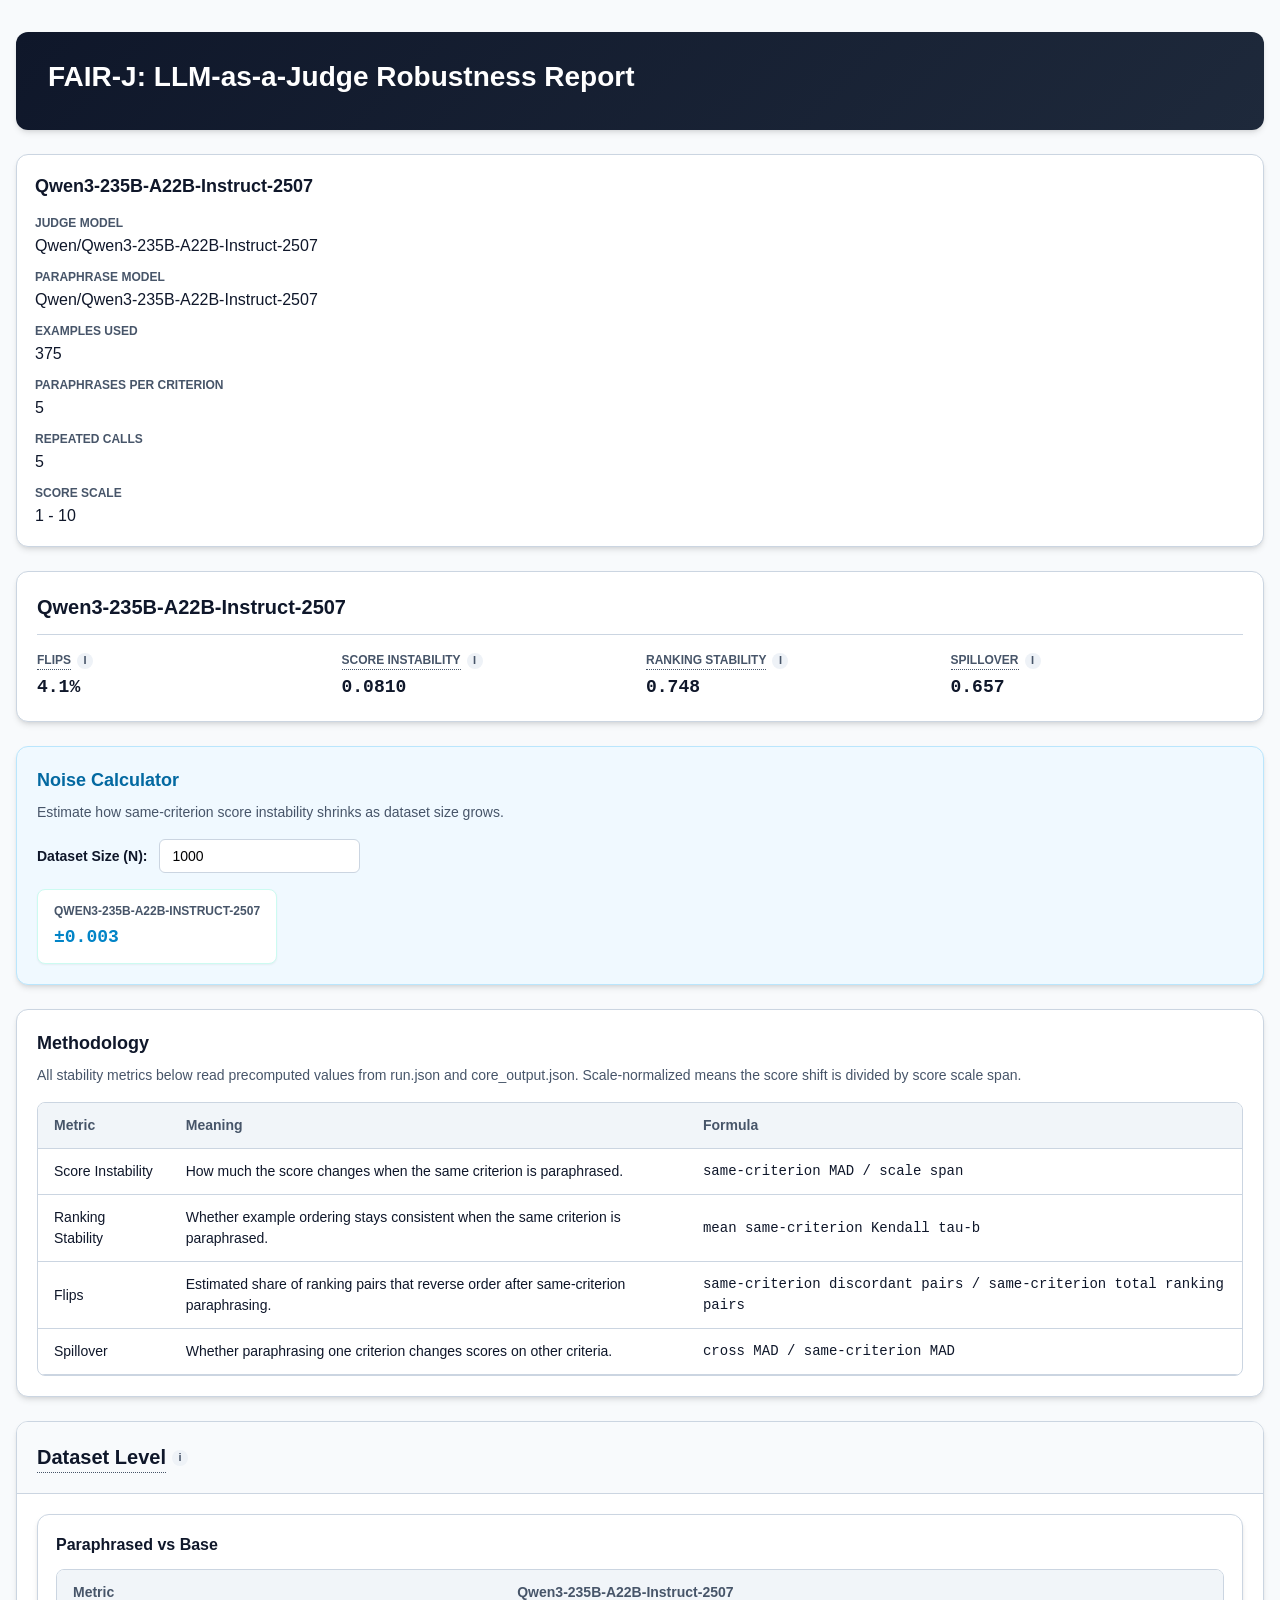
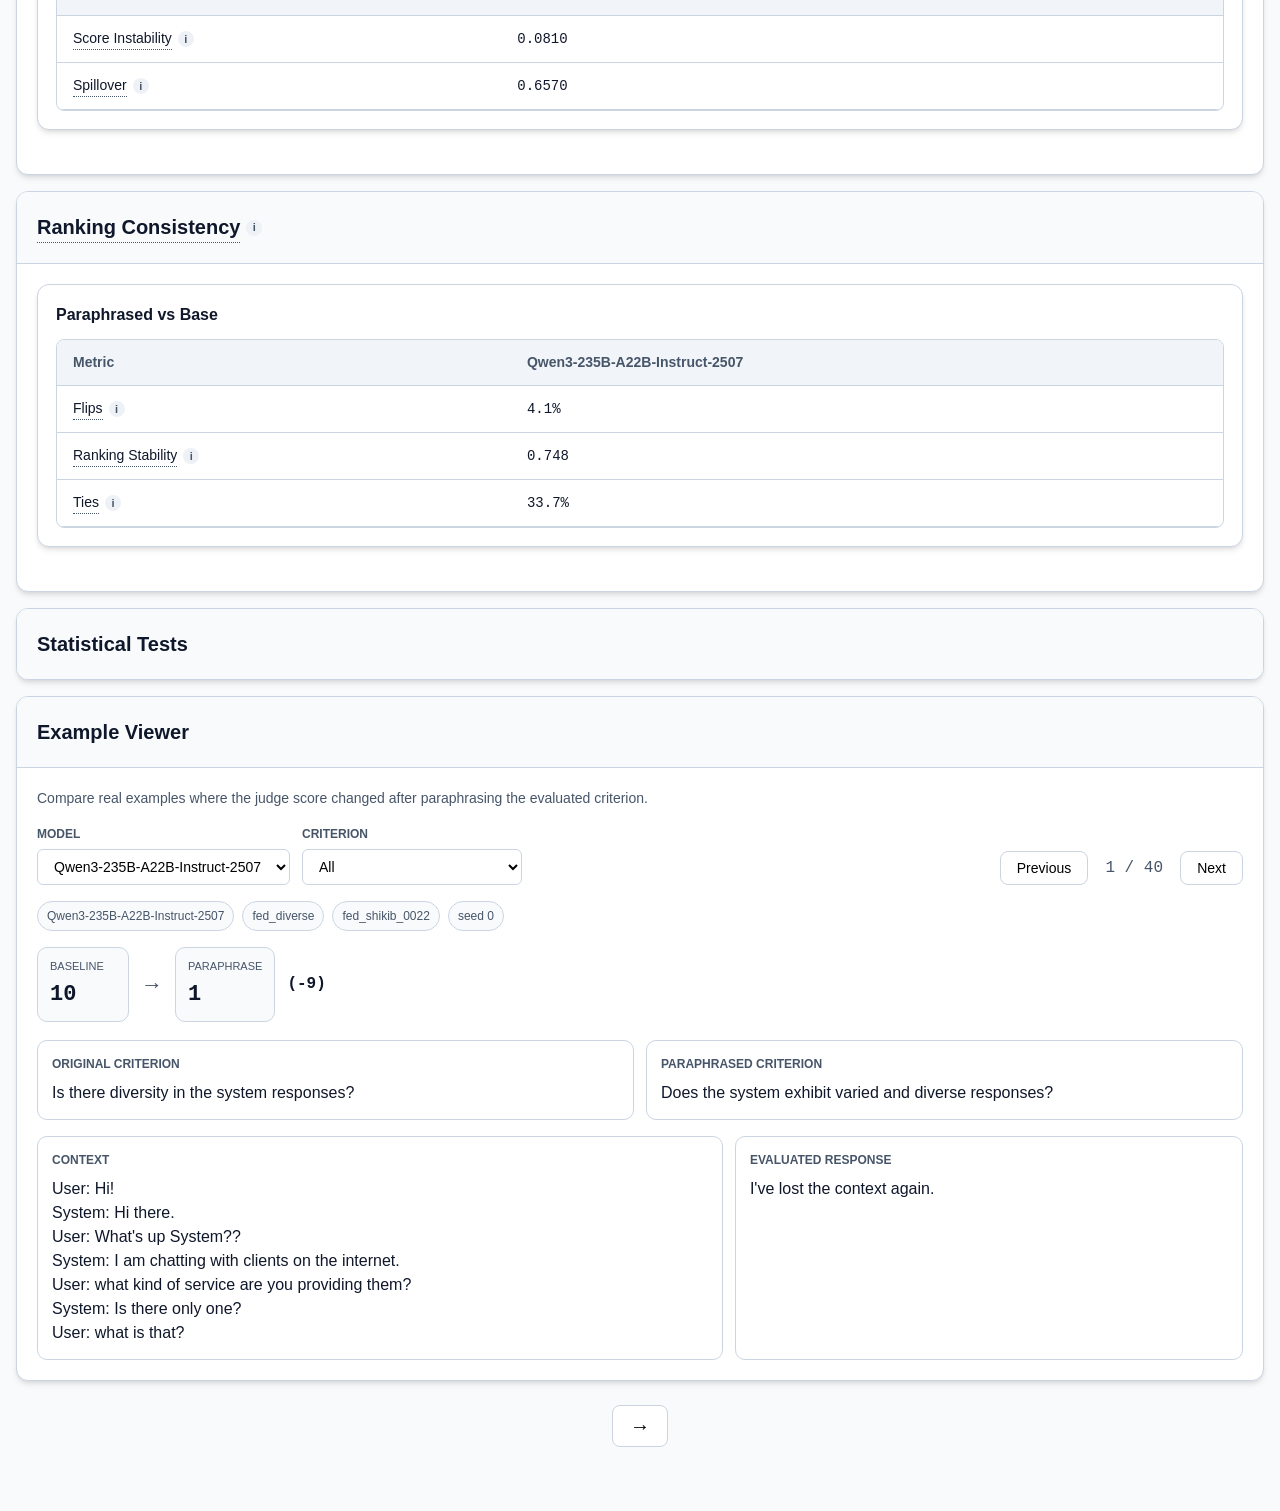
<file: reports/06-fed-1-10-scale-s5-p5-tdefault/index.html>
<!doctype html>
<html lang="en">
<head>
  <meta charset="utf-8">
  <meta name="viewport" content="width=device-width, initial-scale=1">
  <title>FAIR-J: LLM-as-a-Judge Robustness Report</title>
  <style>
    :root {
      color-scheme: light;
      --bg: #f8fafc;
      --panel: #ffffff;
      --ink: #0f172a;
      --muted: #475569;
      --line: #cbd5e1;
      --accent: #0284c7;
      --accent-soft: #e0f2fe;
      --bad: #dc2626;
      --warn: #d97706;
      --good: #16a34a;
      --shadow: 0 4px 6px -1px rgb(0 0 0 / 0.1), 0 2px 4px -2px rgb(0 0 0 / 0.1);
      --radius: 12px;
      --mono: ui-monospace, SFMono-Regular, Menlo, monospace;
      --sans: -apple-system, BlinkMacSystemFont, "Segoe UI", Roboto, Helvetica, Arial, sans-serif;
    }
    * { box-sizing: border-box; }
    body {
      margin: 0;
      font-family: var(--sans);
      background: var(--bg);
      color: var(--ink);
      line-height: 1.5;
    }
    main {
      width: min(1400px, calc(100vw - 32px));
      margin: 32px auto 64px;
    }
    .hero {
      background: linear-gradient(135deg, #0f172a, #1e293b);
      color: white;
      padding: 24px 32px;
      border-radius: var(--radius);
      box-shadow: var(--shadow);
      margin-bottom: 24px;
    }
    .hero h1 {
      margin: 0 0 8px;
      font-size: 28px;
    }
    .hero p {
      margin: 0;
      color: rgba(255, 255, 255, 0.9);
      font-size: 16px;
      max-width: 1000px;
    }
    .report-page {
      display: none;
    }
    .report-page.is-active {
      display: block;
    }
    .controls {
      display: flex;
      flex-wrap: wrap;
      gap: 12px;
      margin-bottom: 24px;
    }
    button {
      border: 1px solid var(--line);
      background: var(--panel);
      border-radius: 8px;
      padding: 8px 16px;
      cursor: pointer;
      font-size: 14px;
      font-weight: 500;
    }
    button:hover {
      background: #f1f5f9;
    }
    .summary-grid,
    .group-grid {
      display: grid;
      grid-template-columns: repeat(auto-fit, minmax(320px, 1fr));
      gap: 16px;
      margin-bottom: 24px;
    }
    .summary-card,
    .group-card,
    details.section {
      background: var(--panel);
      border: 1px solid var(--line);
      border-radius: var(--radius);
      box-shadow: var(--shadow);
    }
    .summary-card {
      padding: 20px;
      display: flex;
      flex-direction: column;
    }
    .summary-card h2 {
      margin: 0 0 12px;
      font-size: 20px;
    }
    .summary-verdict {
      font-size: 18px;
      font-weight: 700;
      margin-bottom: 8px;
    }
    .summary-reason {
      color: var(--muted);
      font-size: 14px;
      line-height: 1.4;
    }
    .stat-list {
      display: grid;
      grid-template-columns: repeat(auto-fit, minmax(140px, 1fr));
      gap: 12px;
      margin-top: auto;
      border-top: 1px solid var(--line);
      padding-top: 16px;
    }
    .context-grid {
      display: grid;
      grid-template-columns: repeat(auto-fit, minmax(280px, 1fr));
      gap: 16px;
      margin-bottom: 24px;
    }
    .context-card {
      background: var(--panel);
      border: 1px solid var(--line);
      border-radius: var(--radius);
      box-shadow: var(--shadow);
      padding: 18px;
    }
    .context-card h3 {
      margin: 0 0 14px;
      font-size: 18px;
    }
    .context-card dl {
      margin: 0;
      display: grid;
      grid-template-columns: minmax(0, 1fr);
      gap: 10px;
    }
    .context-card dt {
      color: var(--muted);
      font-size: 12px;
      font-weight: 600;
      text-transform: uppercase;
      margin: 0 0 2px;
    }
    .context-card dd {
      margin: 0;
      color: var(--ink);
      word-break: break-word;
    }
    .stat-item {
      display: flex;
      flex-direction: column;
    }
    .stat-item .label {
      color: var(--muted);
      font-size: 12px;
      text-transform: uppercase;
      font-weight: 600;
    }
    .stat-item .value {
      font-family: var(--mono);
      font-size: 18px;
      font-weight: 700;
      color: var(--ink);
      margin-top: 4px;
    }
    .calculator-card {
      margin-bottom: 24px;
      border-color: #bae6fd;
      background: #f0f9ff;
    }
    .calculator-card h3 {
      margin: 0 0 8px;
      color: #0369a1;
      font-size: 18px;
    }
    .calculator-card p {
      margin: 0 0 16px;
      color: var(--muted);
      font-size: 14px;
    }
    .calculator-input-row {
      display: flex;
      align-items: center;
      flex-wrap: wrap;
      gap: 12px;
    }
    .calculator-input-row label {
      font-weight: 600;
      color: #0f172a;
      font-size: 14px;
    }
    .calculator-input-row input,
    select {
      padding: 8px 12px;
      border-radius: 6px;
      border: 1px solid var(--line);
      font-size: 14px;
      background: #fff;
      min-width: 160px;
    }
    .calculator-results {
      display: flex;
      gap: 12px;
      flex-wrap: wrap;
      margin-top: 16px;
    }
    .calc-result-card {
      background: white;
      padding: 12px 16px;
      border-radius: 8px;
      border: 1px solid #ccfbf1;
      font-size: 14px;
      min-width: 180px;
      box-shadow: 0 1px 2px rgba(0,0,0,0.05);
    }
    .calc-model {
      color: var(--muted);
      font-size: 12px;
      text-transform: uppercase;
      font-weight: 600;
      margin-bottom: 4px;
    }
    .calc-noise {
      color: #0284c7;
      font-size: 18px;
      font-family: var(--mono);
    }
    details.section {
      margin-bottom: 16px;
      overflow: hidden;
    }
    details.section > summary {
      cursor: pointer;
      padding: 20px;
      font-size: 20px;
      font-weight: 600;
      background: #f8fafc;
      list-style: none;
    }
    details.section > summary::-webkit-details-marker {
      display: none;
    }
    details.section[open] > summary {
      border-bottom: 1px solid var(--line);
    }
    .section-body {
      padding: 20px;
    }
    .section-explainer {
      color: var(--muted);
      margin-top: 0;
      margin-bottom: 16px;
      font-size: 14px;
    }
    .group-card {
      padding: 18px;
    }
    .group-card h4 {
      margin: 0 0 12px;
      font-size: 16px;
    }
    .methodology-card {
      margin-bottom: 24px;
      padding: 20px;
    }
    .methodology-card h3 {
      margin: 0 0 8px;
      font-size: 18px;
    }
    .methodology-card p {
      margin: 0 0 16px;
      color: var(--muted);
      font-size: 14px;
    }
    .table-wrap {
      overflow-x: auto;
      border-radius: 8px;
      border: 1px solid var(--line);
      background: var(--panel);
    }
    table {
      width: 100%;
      border-collapse: collapse;
      text-align: left;
      font-size: 14px;
    }
    th,
    td {
      padding: 12px 16px;
      border-bottom: 1px solid var(--line);
    }
    th {
      background: #f1f5f9;
      color: var(--muted);
      font-weight: 600;
    }
    .value {
      font-family: var(--mono);
    }
    .control-row {
      display: flex;
      gap: 16px;
      margin-bottom: 16px;
      align-items: flex-end;
      flex-wrap: wrap;
    }
    .control-field {
      display: flex;
      flex-direction: column;
      gap: 6px;
    }
    .control-field label {
      font-size: 12px;
      color: var(--muted);
      font-weight: 600;
      text-transform: uppercase;
    }
    .stat-scope {
      display: none;
    }
    .stat-scope.is-active {
      display: block;
    }
    .good {
      color: var(--good);
      font-weight: 700;
    }
    .bad {
      color: var(--bad);
      font-weight: 700;
    }
    .warn {
      color: var(--warn);
      font-weight: 700;
    }
    .muted {
      color: var(--muted);
    }
    .help-label {
      display: inline-flex;
      align-items: center;
      gap: 6px;
      position: relative;
    }
    .help-label[data-help] {
      cursor: help;
    }
    .help-label[data-help] .help-text {
      border-bottom: 1px dotted var(--muted);
    }
    .help-icon {
      display: inline-flex;
      align-items: center;
      justify-content: center;
      width: 16px;
      height: 16px;
      border-radius: 999px;
      background: #eef2f7;
      color: var(--muted);
      font-size: 11px;
      font-weight: 700;
      line-height: 1;
    }
    .app-tooltip {
      position: fixed;
      z-index: 9999;
      max-width: 320px;
      padding: 10px 12px;
      border-radius: 10px;
      background: rgba(15, 23, 42, 0.96);
      color: white;
      font-size: 12px;
      line-height: 1.45;
      box-shadow: 0 10px 30px rgba(0, 0, 0, 0.18);
      pointer-events: none;
      opacity: 0;
      transform: translateY(4px);
      transition: opacity 120ms ease, transform 120ms ease;
    }
    .app-tooltip.is-visible {
      opacity: 1;
      transform: translateY(0);
    }
    .page-nav {
      display: flex;
      justify-content: center;
      margin-top: 24px;
    }
    .page-toggle {
      min-width: 56px;
      font-size: 20px;
      line-height: 1;
      padding: 10px 16px;
    }
    @media (max-width: 720px) {
      main {
        width: min(100vw - 20px, 1400px);
        margin: 20px auto 40px;
      }
      .hero {
        padding: 18px;
      }
      .hero h1 {
        font-size: 24px;
      }
      details.section > summary,
      .section-body,
      .summary-card,
      .group-card {
        padding: 16px;
      }
      th,
      td {
        padding: 10px 12px;
      }
    }

    .example-viewer-card { margin-bottom: 24px; }
    .example-viewer-controls { display: flex; flex-wrap: wrap; gap: 12px; align-items: end; margin-bottom: 16px; }
    .example-viewer-controls label { display: grid; gap: 6px; color: var(--muted); font-size: 12px; font-weight: 600; text-transform: uppercase; }
    .example-viewer-controls select { min-width: 220px; }
    .example-nav { display: flex; gap: 8px; align-items: center; margin-left: auto; }
    .example-counter { min-width: 76px; color: var(--muted); text-align: center; font-family: var(--mono); }
    .example-meta { display: flex; flex-wrap: wrap; gap: 8px; margin-bottom: 16px; }
    .example-chip { border: 1px solid var(--line); border-radius: 999px; padding: 5px 9px; background: #f8fafc; color: var(--muted); font-size: 12px; }
    .score-transition { display: flex; align-items: center; gap: 12px; margin: 4px 0 18px; }
    .score-box { min-width: 92px; border: 1px solid var(--line); border-radius: 10px; padding: 10px 12px; background: #f8fafc; }
    .score-box span { display: block; color: var(--muted); font-size: 11px; text-transform: uppercase; }
    .score-box strong { display: block; margin-top: 3px; font-family: var(--mono); font-size: 22px; }
    .score-arrow { color: var(--muted); font-size: 22px; }
    .score-delta { font-family: var(--mono); font-weight: 700; }
    .criterion-compare { display: grid; grid-template-columns: repeat(2, minmax(0, 1fr)); gap: 12px; margin-bottom: 16px; }
    .criterion-pane, .example-text-pane { border: 1px solid var(--line); border-radius: 10px; padding: 14px; background: #fff; }
    .criterion-pane h4, .example-text-pane h4 { margin: 0 0 8px; color: var(--muted); font-size: 12px; text-transform: uppercase; }
    .criterion-pane p, .example-text-pane p { margin: 0; white-space: pre-wrap; overflow-wrap: anywhere; }
    .example-text-grid { display: grid; grid-template-columns: minmax(0, 1.35fr) minmax(0, 1fr); gap: 12px; }
    .example-empty { color: var(--muted); padding: 20px 0; }
    @media (max-width: 720px) {
      .criterion-compare, .example-text-grid { grid-template-columns: 1fr; }
      .example-nav { width: 100%; margin-left: 0; }
    }
  </style>
</head>
<body>

  <main>
    <section class="hero">
      <h1>FAIR-J: LLM-as-a-Judge Robustness Report</h1>
    </section>

    <section class="report-page is-active" data-page="overview">
      <section>
        <div class="context-grid">

          <article class="context-card">
            <h3>Qwen3-235B-A22B-Instruct-2507</h3>
            <dl>

              <div>
                <dt>Judge model</dt>
                <dd>Qwen/Qwen3-235B-A22B-Instruct-2507</dd>
              </div>

              <div>
                <dt>Paraphrase model</dt>
                <dd>Qwen/Qwen3-235B-A22B-Instruct-2507</dd>
              </div>

              <div>
                <dt>Examples used</dt>
                <dd>375</dd>
              </div>

              <div>
                <dt>Paraphrases per criterion</dt>
                <dd>5</dd>
              </div>

              <div>
                <dt>Repeated calls</dt>
                <dd>5</dd>
              </div>

              <div>
                <dt>Score scale</dt>
                <dd>1 - 10</dd>
              </div>

            </dl>
          </article>

        </div>
      </section>

      <section class="summary-grid">

        <article class="summary-card">
          <h2>Qwen3-235B-A22B-Instruct-2507</h2>
          <div class="stat-list">

            <div class="stat-item">
              <div class="label"><span class="help-label" data-help="Estimated share of ranking pairs that flip when the same criterion is paraphrased." tabindex="0" aria-label="Estimated share of ranking pairs that flip when the same criterion is paraphrased.">
      <span class="help-text">Flips</span>
      <span class="help-icon">i</span>
    </span></div>
              <div class="value">4.1%</div>
            </div>

            <div class="stat-item">
              <div class="label"><span class="help-label" data-help="Mean absolute score shift when the same criterion is paraphrased, normalized by score scale span. Lower is better." tabindex="0" aria-label="Mean absolute score shift when the same criterion is paraphrased, normalized by score scale span. Lower is better.">
      <span class="help-text">Score Instability</span>
      <span class="help-icon">i</span>
    </span></div>
              <div class="value">0.0810</div>
            </div>

            <div class="stat-item">
              <div class="label"><span class="help-label" data-help="Average Kendall&#39;s tau-b between baseline ranking and same-criterion paraphrased ranking. Higher is better." tabindex="0" aria-label="Average Kendall&#39;s tau-b between baseline ranking and same-criterion paraphrased ranking. Higher is better.">
      <span class="help-text">Ranking Stability</span>
      <span class="help-icon">i</span>
    </span></div>
              <div class="value">0.748</div>
            </div>

            <div class="stat-item">
              <div class="label"><span class="help-label" data-help="Cross-criterion normalized MAD divided by same-criterion normalized MAD. Lower means paraphrasing stays more isolated to the intended criterion." tabindex="0" aria-label="Cross-criterion normalized MAD divided by same-criterion normalized MAD. Lower means paraphrasing stays more isolated to the intended criterion.">
      <span class="help-text">Spillover</span>
      <span class="help-icon">i</span>
    </span></div>
              <div class="value">0.657</div>
            </div>

          </div>
        </article>

      </section>

      <section class="summary-card calculator-card">
        <div>
          <h3>Noise Calculator</h3>
          <p>Estimate how same-criterion score instability shrinks as dataset size grows.</p>
          <div class="calculator-input-row">
            <label for="calc-n">Dataset Size (N):</label>
            <input type="number" id="calc-n" value="1000" min="1">
          </div>
        </div>
        <div id="calc-results" class="calculator-results"></div>
      </section>

      <section class="group-card methodology-card">
        <h3>Methodology</h3>
        <p>All stability metrics below read precomputed values from run.json and core_output.json. Scale-normalized means the score shift is divided by score scale span.</p>
        <div class="table-wrap">
          <table>
            <thead>
              <tr>
                <th>Metric</th>
                <th>Meaning</th>
                <th>Formula</th>
              </tr>
            </thead>
            <tbody>

              <tr>
                <td>Score Instability</td>
                <td>How much the score changes when the same criterion is paraphrased.</td>
                <td class="value">same-criterion MAD / scale span</td>
              </tr>

              <tr>
                <td>Ranking Stability</td>
                <td>Whether example ordering stays consistent when the same criterion is paraphrased.</td>
                <td class="value">mean same-criterion Kendall tau-b</td>
              </tr>

              <tr>
                <td>Flips</td>
                <td>Estimated share of ranking pairs that reverse order after same-criterion paraphrasing.</td>
                <td class="value">same-criterion discordant pairs / same-criterion total ranking pairs</td>
              </tr>

              <tr>
                <td>Spillover</td>
                <td>Whether paraphrasing one criterion changes scores on other criteria.</td>
                <td class="value">cross MAD / same-criterion MAD</td>
              </tr>

            </tbody>
          </table>
        </div>
      </section>


      <details class="section" open>
        <summary><span class="help-label" data-help="Are scores stable when the same criterion is paraphrased? Lower score instability values and lower spillover mean cleaner dataset-level comparisons." tabindex="0" aria-label="Are scores stable when the same criterion is paraphrased? Lower score instability values and lower spillover mean cleaner dataset-level comparisons.">
      <span class="help-text">Dataset Level</span>
      <span class="help-icon">i</span>
    </span></summary>
        <div class="section-body">
          <div class="group-grid">

            <section class="group-card">
              <h4>Paraphrased vs Base</h4>
              <div class="table-wrap">
                <table>
                  <thead>
                    <tr>
                      <th>Metric</th>

                      <th>Qwen3-235B-A22B-Instruct-2507</th>

                    </tr>
                  </thead>
                  <tbody>

                    <tr>
                      <td><span class="help-label" data-help="Mean absolute score shift when the same criterion is paraphrased, normalized by score scale span. Lower is better." tabindex="0" aria-label="Mean absolute score shift when the same criterion is paraphrased, normalized by score scale span. Lower is better.">
      <span class="help-text">Score Instability</span>
      <span class="help-icon">i</span>
    </span></td>

                      <td class="value ">0.0810</td>

                    </tr>

                    <tr>
                      <td><span class="help-label" data-help="Cross-criterion normalized MAD divided by same-criterion normalized MAD. Lower means paraphrasing stays more isolated to the intended criterion." tabindex="0" aria-label="Cross-criterion normalized MAD divided by same-criterion normalized MAD. Lower means paraphrasing stays more isolated to the intended criterion.">
      <span class="help-text">Spillover</span>
      <span class="help-icon">i</span>
    </span></td>

                      <td class="value ">0.6570</td>

                    </tr>

                  </tbody>
                </table>
              </div>
            </section>

          </div>
        </div>
      </details>

      <details class="section" open>
        <summary><span class="help-label" data-help="Does the judge preserve example ordering when the same criterion is rewritten? Higher ranking stability and lower flips are better." tabindex="0" aria-label="Does the judge preserve example ordering when the same criterion is rewritten? Higher ranking stability and lower flips are better.">
      <span class="help-text">Ranking Consistency</span>
      <span class="help-icon">i</span>
    </span></summary>
        <div class="section-body">
          <div class="group-grid">

            <section class="group-card">
              <h4>Paraphrased vs Base</h4>
              <div class="table-wrap">
                <table>
                  <thead>
                    <tr>
                      <th>Metric</th>

                      <th>Qwen3-235B-A22B-Instruct-2507</th>

                    </tr>
                  </thead>
                  <tbody>

                    <tr>
                      <td><span class="help-label" data-help="Estimated share of ranking pairs that flip when the same criterion is paraphrased." tabindex="0" aria-label="Estimated share of ranking pairs that flip when the same criterion is paraphrased.">
      <span class="help-text">Flips</span>
      <span class="help-icon">i</span>
    </span></td>

                      <td class="value ">4.1%</td>

                    </tr>

                    <tr>
                      <td><span class="help-label" data-help="Average Kendall&#39;s tau-b between baseline ranking and same-criterion paraphrased ranking. Higher is better." tabindex="0" aria-label="Average Kendall&#39;s tau-b between baseline ranking and same-criterion paraphrased ranking. Higher is better.">
      <span class="help-text">Ranking Stability</span>
      <span class="help-icon">i</span>
    </span></td>

                      <td class="value ">0.748</td>

                    </tr>

                    <tr>
                      <td><span class="help-label" data-help="Share of example pairs that receive tied scores when the same criterion is paraphrased." tabindex="0" aria-label="Share of example pairs that receive tied scores when the same criterion is paraphrased.">
      <span class="help-text">Ties</span>
      <span class="help-icon">i</span>
    </span></td>

                      <td class="value ">33.7%</td>

                    </tr>

                  </tbody>
                </table>
              </div>
            </section>

          </div>
        </div>
      </details>


      <details class="section">
        <summary>Statistical Tests</summary>
        <div class="section-body">
          <div class="control-row">
            <div class="control-field">
              <label for="stat-combined-select">Score</label>
              <select id="stat-combined-select" data-stat-combined-select>

                <option value="fed_diverse">fed diverse</option>

                <option value="fed_fluent">fed fluent</option>

                <option value="fed_interesting">fed interesting</option>

                <option value="fed_likeable">fed likeable</option>

                <option value="fed_relevant">fed relevant</option>

                <option value="fed_understandable">fed understandable</option>

                <option value="__total__">Total Score (All criteria pooled)</option>

              </select>
            </div>
          </div>

          <div class="stat-scope is-active" data-stat-scope="fed_diverse">
            <div class="group-grid">

              <section class="group-card">
                <h4>Paraphrased vs Base</h4>
                <div class="table-wrap">
                  <table>
                    <thead>
                      <tr>
                        <th>Metric</th>

                        <th>Qwen3-235B-A22B-Instruct-2507</th>

                      </tr>
                    </thead>
                    <tbody>

                      <tr>
                        <td><span class="help-label" data-help="Number of paired observations used by the statistical test." tabindex="0" aria-label="Number of paired observations used by the statistical test.">
      <span class="help-text">N</span>
      <span class="help-icon">i</span>
    </span></td>

                        <td class="value ">375</td>

                      </tr>

                      <tr>
                        <td><span class="help-label" data-help="Average baseline minus perturbation score difference." tabindex="0" aria-label="Average baseline minus perturbation score difference.">
      <span class="help-text">Δ</span>
      <span class="help-icon">i</span>
    </span></td>

                        <td class="value ">-0.047</td>

                      </tr>

                      <tr>
                        <td><span class="help-label" data-help="Paired t-test p-value for baseline versus perturbation differences." tabindex="0" aria-label="Paired t-test p-value for baseline versus perturbation differences.">
      <span class="help-text">Paired t-test p-value</span>
      <span class="help-icon">i</span>
    </span></td>

                        <td class="value muted">0.114</td>

                      </tr>

                      <tr>
                        <td><span class="help-label" data-help="Wilcoxon signed-rank p-value for paired differences." tabindex="0" aria-label="Wilcoxon signed-rank p-value for paired differences.">
      <span class="help-text">Wilcoxon p-value</span>
      <span class="help-icon">i</span>
    </span></td>

                        <td class="value good">0.001</td>

                      </tr>

                      <tr>
                        <td><span class="help-label" data-help="Permutation test p-value for paired differences." tabindex="0" aria-label="Permutation test p-value for paired differences.">
      <span class="help-text">Permutation p-value</span>
      <span class="help-icon">i</span>
    </span></td>

                        <td class="value muted">0.112</td>

                      </tr>

                    </tbody>
                  </table>
                </div>
              </section>

              <section class="group-card">
                <h4>Deleted vs Base</h4>
                <div class="table-wrap">
                  <table>
                    <thead>
                      <tr>
                        <th>Metric</th>

                        <th>Qwen3-235B-A22B-Instruct-2507</th>

                      </tr>
                    </thead>
                    <tbody>

                      <tr>
                        <td><span class="help-label" data-help="Number of paired observations used by the statistical test." tabindex="0" aria-label="Number of paired observations used by the statistical test.">
      <span class="help-text">N</span>
      <span class="help-icon">i</span>
    </span></td>

                        <td class="value ">375</td>

                      </tr>

                      <tr>
                        <td><span class="help-label" data-help="Average baseline minus perturbation score difference." tabindex="0" aria-label="Average baseline minus perturbation score difference.">
      <span class="help-text">Δ</span>
      <span class="help-icon">i</span>
    </span></td>

                        <td class="value ">-0.117</td>

                      </tr>

                      <tr>
                        <td><span class="help-label" data-help="Paired t-test p-value for baseline versus perturbation differences." tabindex="0" aria-label="Paired t-test p-value for baseline versus perturbation differences.">
      <span class="help-text">Paired t-test p-value</span>
      <span class="help-icon">i</span>
    </span></td>

                        <td class="value good">0.004</td>

                      </tr>

                      <tr>
                        <td><span class="help-label" data-help="Wilcoxon signed-rank p-value for paired differences." tabindex="0" aria-label="Wilcoxon signed-rank p-value for paired differences.">
      <span class="help-text">Wilcoxon p-value</span>
      <span class="help-icon">i</span>
    </span></td>

                        <td class="value good">0.000</td>

                      </tr>

                      <tr>
                        <td><span class="help-label" data-help="Permutation test p-value for paired differences." tabindex="0" aria-label="Permutation test p-value for paired differences.">
      <span class="help-text">Permutation p-value</span>
      <span class="help-icon">i</span>
    </span></td>

                        <td class="value good">0.010</td>

                      </tr>

                    </tbody>
                  </table>
                </div>
              </section>

            </div>
          </div>

          <div class="stat-scope" data-stat-scope="fed_fluent">
            <div class="group-grid">

              <section class="group-card">
                <h4>Paraphrased vs Base</h4>
                <div class="table-wrap">
                  <table>
                    <thead>
                      <tr>
                        <th>Metric</th>

                        <th>Qwen3-235B-A22B-Instruct-2507</th>

                      </tr>
                    </thead>
                    <tbody>

                      <tr>
                        <td><span class="help-label" data-help="Number of paired observations used by the statistical test." tabindex="0" aria-label="Number of paired observations used by the statistical test.">
      <span class="help-text">N</span>
      <span class="help-icon">i</span>
    </span></td>

                        <td class="value ">375</td>

                      </tr>

                      <tr>
                        <td><span class="help-label" data-help="Average baseline minus perturbation score difference." tabindex="0" aria-label="Average baseline minus perturbation score difference.">
      <span class="help-text">Δ</span>
      <span class="help-icon">i</span>
    </span></td>

                        <td class="value ">0.219</td>

                      </tr>

                      <tr>
                        <td><span class="help-label" data-help="Paired t-test p-value for baseline versus perturbation differences." tabindex="0" aria-label="Paired t-test p-value for baseline versus perturbation differences.">
      <span class="help-text">Paired t-test p-value</span>
      <span class="help-icon">i</span>
    </span></td>

                        <td class="value good">0.000</td>

                      </tr>

                      <tr>
                        <td><span class="help-label" data-help="Wilcoxon signed-rank p-value for paired differences." tabindex="0" aria-label="Wilcoxon signed-rank p-value for paired differences.">
      <span class="help-text">Wilcoxon p-value</span>
      <span class="help-icon">i</span>
    </span></td>

                        <td class="value good">0.000</td>

                      </tr>

                      <tr>
                        <td><span class="help-label" data-help="Permutation test p-value for paired differences." tabindex="0" aria-label="Permutation test p-value for paired differences.">
      <span class="help-text">Permutation p-value</span>
      <span class="help-icon">i</span>
    </span></td>

                        <td class="value good">0.002</td>

                      </tr>

                    </tbody>
                  </table>
                </div>
              </section>

              <section class="group-card">
                <h4>Deleted vs Base</h4>
                <div class="table-wrap">
                  <table>
                    <thead>
                      <tr>
                        <th>Metric</th>

                        <th>Qwen3-235B-A22B-Instruct-2507</th>

                      </tr>
                    </thead>
                    <tbody>

                      <tr>
                        <td><span class="help-label" data-help="Number of paired observations used by the statistical test." tabindex="0" aria-label="Number of paired observations used by the statistical test.">
      <span class="help-text">N</span>
      <span class="help-icon">i</span>
    </span></td>

                        <td class="value ">375</td>

                      </tr>

                      <tr>
                        <td><span class="help-label" data-help="Average baseline minus perturbation score difference." tabindex="0" aria-label="Average baseline minus perturbation score difference.">
      <span class="help-text">Δ</span>
      <span class="help-icon">i</span>
    </span></td>

                        <td class="value ">-0.177</td>

                      </tr>

                      <tr>
                        <td><span class="help-label" data-help="Paired t-test p-value for baseline versus perturbation differences." tabindex="0" aria-label="Paired t-test p-value for baseline versus perturbation differences.">
      <span class="help-text">Paired t-test p-value</span>
      <span class="help-icon">i</span>
    </span></td>

                        <td class="value good">0.000</td>

                      </tr>

                      <tr>
                        <td><span class="help-label" data-help="Wilcoxon signed-rank p-value for paired differences." tabindex="0" aria-label="Wilcoxon signed-rank p-value for paired differences.">
      <span class="help-text">Wilcoxon p-value</span>
      <span class="help-icon">i</span>
    </span></td>

                        <td class="value good">0.000</td>

                      </tr>

                      <tr>
                        <td><span class="help-label" data-help="Permutation test p-value for paired differences." tabindex="0" aria-label="Permutation test p-value for paired differences.">
      <span class="help-text">Permutation p-value</span>
      <span class="help-icon">i</span>
    </span></td>

                        <td class="value good">0.002</td>

                      </tr>

                    </tbody>
                  </table>
                </div>
              </section>

            </div>
          </div>

          <div class="stat-scope" data-stat-scope="fed_interesting">
            <div class="group-grid">

              <section class="group-card">
                <h4>Paraphrased vs Base</h4>
                <div class="table-wrap">
                  <table>
                    <thead>
                      <tr>
                        <th>Metric</th>

                        <th>Qwen3-235B-A22B-Instruct-2507</th>

                      </tr>
                    </thead>
                    <tbody>

                      <tr>
                        <td><span class="help-label" data-help="Number of paired observations used by the statistical test." tabindex="0" aria-label="Number of paired observations used by the statistical test.">
      <span class="help-text">N</span>
      <span class="help-icon">i</span>
    </span></td>

                        <td class="value ">375</td>

                      </tr>

                      <tr>
                        <td><span class="help-label" data-help="Average baseline minus perturbation score difference." tabindex="0" aria-label="Average baseline minus perturbation score difference.">
      <span class="help-text">Δ</span>
      <span class="help-icon">i</span>
    </span></td>

                        <td class="value ">0.000</td>

                      </tr>

                      <tr>
                        <td><span class="help-label" data-help="Paired t-test p-value for baseline versus perturbation differences." tabindex="0" aria-label="Paired t-test p-value for baseline versus perturbation differences.">
      <span class="help-text">Paired t-test p-value</span>
      <span class="help-icon">i</span>
    </span></td>

                        <td class="value muted">0.992</td>

                      </tr>

                      <tr>
                        <td><span class="help-label" data-help="Wilcoxon signed-rank p-value for paired differences." tabindex="0" aria-label="Wilcoxon signed-rank p-value for paired differences.">
      <span class="help-text">Wilcoxon p-value</span>
      <span class="help-icon">i</span>
    </span></td>

                        <td class="value muted">0.726</td>

                      </tr>

                      <tr>
                        <td><span class="help-label" data-help="Permutation test p-value for paired differences." tabindex="0" aria-label="Permutation test p-value for paired differences.">
      <span class="help-text">Permutation p-value</span>
      <span class="help-icon">i</span>
    </span></td>

                        <td class="value muted">0.995</td>

                      </tr>

                    </tbody>
                  </table>
                </div>
              </section>

              <section class="group-card">
                <h4>Deleted vs Base</h4>
                <div class="table-wrap">
                  <table>
                    <thead>
                      <tr>
                        <th>Metric</th>

                        <th>Qwen3-235B-A22B-Instruct-2507</th>

                      </tr>
                    </thead>
                    <tbody>

                      <tr>
                        <td><span class="help-label" data-help="Number of paired observations used by the statistical test." tabindex="0" aria-label="Number of paired observations used by the statistical test.">
      <span class="help-text">N</span>
      <span class="help-icon">i</span>
    </span></td>

                        <td class="value ">375</td>

                      </tr>

                      <tr>
                        <td><span class="help-label" data-help="Average baseline minus perturbation score difference." tabindex="0" aria-label="Average baseline minus perturbation score difference.">
      <span class="help-text">Δ</span>
      <span class="help-icon">i</span>
    </span></td>

                        <td class="value ">0.156</td>

                      </tr>

                      <tr>
                        <td><span class="help-label" data-help="Paired t-test p-value for baseline versus perturbation differences." tabindex="0" aria-label="Paired t-test p-value for baseline versus perturbation differences.">
      <span class="help-text">Paired t-test p-value</span>
      <span class="help-icon">i</span>
    </span></td>

                        <td class="value good">0.000</td>

                      </tr>

                      <tr>
                        <td><span class="help-label" data-help="Wilcoxon signed-rank p-value for paired differences." tabindex="0" aria-label="Wilcoxon signed-rank p-value for paired differences.">
      <span class="help-text">Wilcoxon p-value</span>
      <span class="help-icon">i</span>
    </span></td>

                        <td class="value good">0.000</td>

                      </tr>

                      <tr>
                        <td><span class="help-label" data-help="Permutation test p-value for paired differences." tabindex="0" aria-label="Permutation test p-value for paired differences.">
      <span class="help-text">Permutation p-value</span>
      <span class="help-icon">i</span>
    </span></td>

                        <td class="value good">0.002</td>

                      </tr>

                    </tbody>
                  </table>
                </div>
              </section>

            </div>
          </div>

          <div class="stat-scope" data-stat-scope="fed_likeable">
            <div class="group-grid">

              <section class="group-card">
                <h4>Paraphrased vs Base</h4>
                <div class="table-wrap">
                  <table>
                    <thead>
                      <tr>
                        <th>Metric</th>

                        <th>Qwen3-235B-A22B-Instruct-2507</th>

                      </tr>
                    </thead>
                    <tbody>

                      <tr>
                        <td><span class="help-label" data-help="Number of paired observations used by the statistical test." tabindex="0" aria-label="Number of paired observations used by the statistical test.">
      <span class="help-text">N</span>
      <span class="help-icon">i</span>
    </span></td>

                        <td class="value ">375</td>

                      </tr>

                      <tr>
                        <td><span class="help-label" data-help="Average baseline minus perturbation score difference." tabindex="0" aria-label="Average baseline minus perturbation score difference.">
      <span class="help-text">Δ</span>
      <span class="help-icon">i</span>
    </span></td>

                        <td class="value ">-0.007</td>

                      </tr>

                      <tr>
                        <td><span class="help-label" data-help="Paired t-test p-value for baseline versus perturbation differences." tabindex="0" aria-label="Paired t-test p-value for baseline versus perturbation differences.">
      <span class="help-text">Paired t-test p-value</span>
      <span class="help-icon">i</span>
    </span></td>

                        <td class="value muted">0.714</td>

                      </tr>

                      <tr>
                        <td><span class="help-label" data-help="Wilcoxon signed-rank p-value for paired differences." tabindex="0" aria-label="Wilcoxon signed-rank p-value for paired differences.">
      <span class="help-text">Wilcoxon p-value</span>
      <span class="help-icon">i</span>
    </span></td>

                        <td class="value muted">0.606</td>

                      </tr>

                      <tr>
                        <td><span class="help-label" data-help="Permutation test p-value for paired differences." tabindex="0" aria-label="Permutation test p-value for paired differences.">
      <span class="help-text">Permutation p-value</span>
      <span class="help-icon">i</span>
    </span></td>

                        <td class="value muted">0.699</td>

                      </tr>

                    </tbody>
                  </table>
                </div>
              </section>

              <section class="group-card">
                <h4>Deleted vs Base</h4>
                <div class="table-wrap">
                  <table>
                    <thead>
                      <tr>
                        <th>Metric</th>

                        <th>Qwen3-235B-A22B-Instruct-2507</th>

                      </tr>
                    </thead>
                    <tbody>

                      <tr>
                        <td><span class="help-label" data-help="Number of paired observations used by the statistical test." tabindex="0" aria-label="Number of paired observations used by the statistical test.">
      <span class="help-text">N</span>
      <span class="help-icon">i</span>
    </span></td>

                        <td class="value ">375</td>

                      </tr>

                      <tr>
                        <td><span class="help-label" data-help="Average baseline minus perturbation score difference." tabindex="0" aria-label="Average baseline minus perturbation score difference.">
      <span class="help-text">Δ</span>
      <span class="help-icon">i</span>
    </span></td>

                        <td class="value ">-0.043</td>

                      </tr>

                      <tr>
                        <td><span class="help-label" data-help="Paired t-test p-value for baseline versus perturbation differences." tabindex="0" aria-label="Paired t-test p-value for baseline versus perturbation differences.">
      <span class="help-text">Paired t-test p-value</span>
      <span class="help-icon">i</span>
    </span></td>

                        <td class="value muted">0.107</td>

                      </tr>

                      <tr>
                        <td><span class="help-label" data-help="Wilcoxon signed-rank p-value for paired differences." tabindex="0" aria-label="Wilcoxon signed-rank p-value for paired differences.">
      <span class="help-text">Wilcoxon p-value</span>
      <span class="help-icon">i</span>
    </span></td>

                        <td class="value muted">0.238</td>

                      </tr>

                      <tr>
                        <td><span class="help-label" data-help="Permutation test p-value for paired differences." tabindex="0" aria-label="Permutation test p-value for paired differences.">
      <span class="help-text">Permutation p-value</span>
      <span class="help-icon">i</span>
    </span></td>

                        <td class="value muted">0.126</td>

                      </tr>

                    </tbody>
                  </table>
                </div>
              </section>

            </div>
          </div>

          <div class="stat-scope" data-stat-scope="fed_relevant">
            <div class="group-grid">

              <section class="group-card">
                <h4>Paraphrased vs Base</h4>
                <div class="table-wrap">
                  <table>
                    <thead>
                      <tr>
                        <th>Metric</th>

                        <th>Qwen3-235B-A22B-Instruct-2507</th>

                      </tr>
                    </thead>
                    <tbody>

                      <tr>
                        <td><span class="help-label" data-help="Number of paired observations used by the statistical test." tabindex="0" aria-label="Number of paired observations used by the statistical test.">
      <span class="help-text">N</span>
      <span class="help-icon">i</span>
    </span></td>

                        <td class="value ">375</td>

                      </tr>

                      <tr>
                        <td><span class="help-label" data-help="Average baseline minus perturbation score difference." tabindex="0" aria-label="Average baseline minus perturbation score difference.">
      <span class="help-text">Δ</span>
      <span class="help-icon">i</span>
    </span></td>

                        <td class="value ">0.153</td>

                      </tr>

                      <tr>
                        <td><span class="help-label" data-help="Paired t-test p-value for baseline versus perturbation differences." tabindex="0" aria-label="Paired t-test p-value for baseline versus perturbation differences.">
      <span class="help-text">Paired t-test p-value</span>
      <span class="help-icon">i</span>
    </span></td>

                        <td class="value good">0.000</td>

                      </tr>

                      <tr>
                        <td><span class="help-label" data-help="Wilcoxon signed-rank p-value for paired differences." tabindex="0" aria-label="Wilcoxon signed-rank p-value for paired differences.">
      <span class="help-text">Wilcoxon p-value</span>
      <span class="help-icon">i</span>
    </span></td>

                        <td class="value good">0.000</td>

                      </tr>

                      <tr>
                        <td><span class="help-label" data-help="Permutation test p-value for paired differences." tabindex="0" aria-label="Permutation test p-value for paired differences.">
      <span class="help-text">Permutation p-value</span>
      <span class="help-icon">i</span>
    </span></td>

                        <td class="value good">0.002</td>

                      </tr>

                    </tbody>
                  </table>
                </div>
              </section>

              <section class="group-card">
                <h4>Deleted vs Base</h4>
                <div class="table-wrap">
                  <table>
                    <thead>
                      <tr>
                        <th>Metric</th>

                        <th>Qwen3-235B-A22B-Instruct-2507</th>

                      </tr>
                    </thead>
                    <tbody>

                      <tr>
                        <td><span class="help-label" data-help="Number of paired observations used by the statistical test." tabindex="0" aria-label="Number of paired observations used by the statistical test.">
      <span class="help-text">N</span>
      <span class="help-icon">i</span>
    </span></td>

                        <td class="value ">375</td>

                      </tr>

                      <tr>
                        <td><span class="help-label" data-help="Average baseline minus perturbation score difference." tabindex="0" aria-label="Average baseline minus perturbation score difference.">
      <span class="help-text">Δ</span>
      <span class="help-icon">i</span>
    </span></td>

                        <td class="value ">0.095</td>

                      </tr>

                      <tr>
                        <td><span class="help-label" data-help="Paired t-test p-value for baseline versus perturbation differences." tabindex="0" aria-label="Paired t-test p-value for baseline versus perturbation differences.">
      <span class="help-text">Paired t-test p-value</span>
      <span class="help-icon">i</span>
    </span></td>

                        <td class="value good">0.000</td>

                      </tr>

                      <tr>
                        <td><span class="help-label" data-help="Wilcoxon signed-rank p-value for paired differences." tabindex="0" aria-label="Wilcoxon signed-rank p-value for paired differences.">
      <span class="help-text">Wilcoxon p-value</span>
      <span class="help-icon">i</span>
    </span></td>

                        <td class="value good">0.004</td>

                      </tr>

                      <tr>
                        <td><span class="help-label" data-help="Permutation test p-value for paired differences." tabindex="0" aria-label="Permutation test p-value for paired differences.">
      <span class="help-text">Permutation p-value</span>
      <span class="help-icon">i</span>
    </span></td>

                        <td class="value good">0.004</td>

                      </tr>

                    </tbody>
                  </table>
                </div>
              </section>

            </div>
          </div>

          <div class="stat-scope" data-stat-scope="fed_understandable">
            <div class="group-grid">

              <section class="group-card">
                <h4>Paraphrased vs Base</h4>
                <div class="table-wrap">
                  <table>
                    <thead>
                      <tr>
                        <th>Metric</th>

                        <th>Qwen3-235B-A22B-Instruct-2507</th>

                      </tr>
                    </thead>
                    <tbody>

                      <tr>
                        <td><span class="help-label" data-help="Number of paired observations used by the statistical test." tabindex="0" aria-label="Number of paired observations used by the statistical test.">
      <span class="help-text">N</span>
      <span class="help-icon">i</span>
    </span></td>

                        <td class="value ">375</td>

                      </tr>

                      <tr>
                        <td><span class="help-label" data-help="Average baseline minus perturbation score difference." tabindex="0" aria-label="Average baseline minus perturbation score difference.">
      <span class="help-text">Δ</span>
      <span class="help-icon">i</span>
    </span></td>

                        <td class="value ">0.127</td>

                      </tr>

                      <tr>
                        <td><span class="help-label" data-help="Paired t-test p-value for baseline versus perturbation differences." tabindex="0" aria-label="Paired t-test p-value for baseline versus perturbation differences.">
      <span class="help-text">Paired t-test p-value</span>
      <span class="help-icon">i</span>
    </span></td>

                        <td class="value good">0.000</td>

                      </tr>

                      <tr>
                        <td><span class="help-label" data-help="Wilcoxon signed-rank p-value for paired differences." tabindex="0" aria-label="Wilcoxon signed-rank p-value for paired differences.">
      <span class="help-text">Wilcoxon p-value</span>
      <span class="help-icon">i</span>
    </span></td>

                        <td class="value good">0.000</td>

                      </tr>

                      <tr>
                        <td><span class="help-label" data-help="Permutation test p-value for paired differences." tabindex="0" aria-label="Permutation test p-value for paired differences.">
      <span class="help-text">Permutation p-value</span>
      <span class="help-icon">i</span>
    </span></td>

                        <td class="value good">0.002</td>

                      </tr>

                    </tbody>
                  </table>
                </div>
              </section>

              <section class="group-card">
                <h4>Deleted vs Base</h4>
                <div class="table-wrap">
                  <table>
                    <thead>
                      <tr>
                        <th>Metric</th>

                        <th>Qwen3-235B-A22B-Instruct-2507</th>

                      </tr>
                    </thead>
                    <tbody>

                      <tr>
                        <td><span class="help-label" data-help="Number of paired observations used by the statistical test." tabindex="0" aria-label="Number of paired observations used by the statistical test.">
      <span class="help-text">N</span>
      <span class="help-icon">i</span>
    </span></td>

                        <td class="value ">375</td>

                      </tr>

                      <tr>
                        <td><span class="help-label" data-help="Average baseline minus perturbation score difference." tabindex="0" aria-label="Average baseline minus perturbation score difference.">
      <span class="help-text">Δ</span>
      <span class="help-icon">i</span>
    </span></td>

                        <td class="value ">-0.056</td>

                      </tr>

                      <tr>
                        <td><span class="help-label" data-help="Paired t-test p-value for baseline versus perturbation differences." tabindex="0" aria-label="Paired t-test p-value for baseline versus perturbation differences.">
      <span class="help-text">Paired t-test p-value</span>
      <span class="help-icon">i</span>
    </span></td>

                        <td class="value good">0.042</td>

                      </tr>

                      <tr>
                        <td><span class="help-label" data-help="Wilcoxon signed-rank p-value for paired differences." tabindex="0" aria-label="Wilcoxon signed-rank p-value for paired differences.">
      <span class="help-text">Wilcoxon p-value</span>
      <span class="help-icon">i</span>
    </span></td>

                        <td class="value muted">0.097</td>

                      </tr>

                      <tr>
                        <td><span class="help-label" data-help="Permutation test p-value for paired differences." tabindex="0" aria-label="Permutation test p-value for paired differences.">
      <span class="help-text">Permutation p-value</span>
      <span class="help-icon">i</span>
    </span></td>

                        <td class="value good">0.050</td>

                      </tr>

                    </tbody>
                  </table>
                </div>
              </section>

            </div>
          </div>

          <div class="stat-scope" data-stat-scope="__total__">
            <div class="group-grid">

              <section class="group-card">
                <h4>Paraphrased vs Base</h4>
                <div class="table-wrap">
                  <table>
                    <thead>
                      <tr>
                        <th>Metric</th>

                        <th>Qwen3-235B-A22B-Instruct-2507</th>

                      </tr>
                    </thead>
                    <tbody>

                      <tr>
                        <td><span class="help-label" data-help="Number of paired observations used by the statistical test." tabindex="0" aria-label="Number of paired observations used by the statistical test.">
      <span class="help-text">N</span>
      <span class="help-icon">i</span>
    </span></td>

                        <td class="value ">375</td>

                      </tr>

                      <tr>
                        <td><span class="help-label" data-help="Average baseline minus perturbation score difference." tabindex="0" aria-label="Average baseline minus perturbation score difference.">
      <span class="help-text">Δ</span>
      <span class="help-icon">i</span>
    </span></td>

                        <td class="value ">0.446</td>

                      </tr>

                      <tr>
                        <td><span class="help-label" data-help="Paired t-test p-value for baseline versus perturbation differences." tabindex="0" aria-label="Paired t-test p-value for baseline versus perturbation differences.">
      <span class="help-text">Paired t-test p-value</span>
      <span class="help-icon">i</span>
    </span></td>

                        <td class="value good">0.000</td>

                      </tr>

                      <tr>
                        <td><span class="help-label" data-help="Wilcoxon signed-rank p-value for paired differences." tabindex="0" aria-label="Wilcoxon signed-rank p-value for paired differences.">
      <span class="help-text">Wilcoxon p-value</span>
      <span class="help-icon">i</span>
    </span></td>

                        <td class="value good">0.000</td>

                      </tr>

                      <tr>
                        <td><span class="help-label" data-help="Permutation test p-value for paired differences." tabindex="0" aria-label="Permutation test p-value for paired differences.">
      <span class="help-text">Permutation p-value</span>
      <span class="help-icon">i</span>
    </span></td>

                        <td class="value good">0.002</td>

                      </tr>

                    </tbody>
                  </table>
                </div>
              </section>

              <section class="group-card">
                <h4>Deleted vs Base</h4>
                <div class="table-wrap">
                  <table>
                    <thead>
                      <tr>
                        <th>Metric</th>

                        <th>Qwen3-235B-A22B-Instruct-2507</th>

                      </tr>
                    </thead>
                    <tbody>

                      <tr>
                        <td><span class="help-label" data-help="Number of paired observations used by the statistical test." tabindex="0" aria-label="Number of paired observations used by the statistical test.">
      <span class="help-text">N</span>
      <span class="help-icon">i</span>
    </span></td>

                        <td class="value ">375</td>

                      </tr>

                      <tr>
                        <td><span class="help-label" data-help="Average baseline minus perturbation score difference." tabindex="0" aria-label="Average baseline minus perturbation score difference.">
      <span class="help-text">Δ</span>
      <span class="help-icon">i</span>
    </span></td>

                        <td class="value ">-0.118</td>

                      </tr>

                      <tr>
                        <td><span class="help-label" data-help="Paired t-test p-value for baseline versus perturbation differences." tabindex="0" aria-label="Paired t-test p-value for baseline versus perturbation differences.">
      <span class="help-text">Paired t-test p-value</span>
      <span class="help-icon">i</span>
    </span></td>

                        <td class="value muted">0.212</td>

                      </tr>

                      <tr>
                        <td><span class="help-label" data-help="Wilcoxon signed-rank p-value for paired differences." tabindex="0" aria-label="Wilcoxon signed-rank p-value for paired differences.">
      <span class="help-text">Wilcoxon p-value</span>
      <span class="help-icon">i</span>
    </span></td>

                        <td class="value muted">0.216</td>

                      </tr>

                      <tr>
                        <td><span class="help-label" data-help="Permutation test p-value for paired differences." tabindex="0" aria-label="Permutation test p-value for paired differences.">
      <span class="help-text">Permutation p-value</span>
      <span class="help-icon">i</span>
    </span></td>

                        <td class="value muted">0.206</td>

                      </tr>

                    </tbody>
                  </table>
                </div>
              </section>

            </div>
          </div>

        </div>
      </details>


      <details class="section example-viewer-card" open>
        <summary>Example Viewer</summary>
        <div class="section-body">
          <p class="section-explainer">Compare real examples where the judge score changed after paraphrasing the evaluated criterion.</p>
          <div class="example-viewer-controls">
            <label>Model<select data-example-model></select></label>
            <label>Criterion<select data-example-criterion></select></label>
            <div class="example-nav">
              <button type="button" data-example-prev aria-label="Previous example">Previous</button>
              <span class="example-counter" data-example-counter></span>
              <button type="button" data-example-next aria-label="Next example">Next</button>
            </div>
          </div>
          <div data-example-content></div>
        </div>
      </details>

      <div class="page-nav">
        <button type="button" class="page-toggle" data-page-target="criteria" aria-label="Open criteria page">→</button>
      </div>
    </section>

    <section class="report-page" data-page="criteria">

      <details class="section">
        <summary>fed diverse</summary>
        <div class="section-body">
          <div class="group-grid">

            <section class="group-card">
              <h4>Scoring Stability</h4>
              <div class="table-wrap">
                <table>
                  <thead>
                    <tr>
                      <th>Metric</th>

                      <th>Qwen3-235B-A22B-Instruct-2507</th>

                    </tr>
                  </thead>
                  <tbody>

                    <tr>
                      <td><span class="help-label" data-help="Mean absolute score shift when the same criterion is paraphrased, normalized by score scale span. Lower is better." tabindex="0" aria-label="Mean absolute score shift when the same criterion is paraphrased, normalized by score scale span. Lower is better.">
      <span class="help-text">Score Instability</span>
      <span class="help-icon">i</span>
    </span></td>

                      <td class="value ">0.1404</td>

                    </tr>

                    <tr>
                      <td><span class="help-label" data-help="Cross-criterion normalized MAD divided by same-criterion normalized MAD. Lower means paraphrasing stays more isolated to the intended criterion." tabindex="0" aria-label="Cross-criterion normalized MAD divided by same-criterion normalized MAD. Lower means paraphrasing stays more isolated to the intended criterion.">
      <span class="help-text">Spillover</span>
      <span class="help-icon">i</span>
    </span></td>

                      <td class="value ">0.5898</td>

                    </tr>

                  </tbody>
                </table>
              </div>
            </section>

            <section class="group-card">
              <h4>Ranking Consistency</h4>
              <div class="table-wrap">
                <table>
                  <thead>
                    <tr>
                      <th>Metric</th>

                      <th>Qwen3-235B-A22B-Instruct-2507</th>

                    </tr>
                  </thead>
                  <tbody>

                    <tr>
                      <td><span class="help-label" data-help="Estimated share of ranking pairs that flip when the same criterion is paraphrased." tabindex="0" aria-label="Estimated share of ranking pairs that flip when the same criterion is paraphrased.">
      <span class="help-text">Flips</span>
      <span class="help-icon">i</span>
    </span></td>

                      <td class="value ">7.2%</td>

                    </tr>

                    <tr>
                      <td><span class="help-label" data-help="Average Kendall&#39;s tau-b between baseline ranking and same-criterion paraphrased ranking. Higher is better." tabindex="0" aria-label="Average Kendall&#39;s tau-b between baseline ranking and same-criterion paraphrased ranking. Higher is better.">
      <span class="help-text">Ranking Stability</span>
      <span class="help-icon">i</span>
    </span></td>

                      <td class="value ">0.646</td>

                    </tr>

                    <tr>
                      <td><span class="help-label" data-help="Share of example pairs that receive tied scores when the same criterion is paraphrased." tabindex="0" aria-label="Share of example pairs that receive tied scores when the same criterion is paraphrased.">
      <span class="help-text">Ties</span>
      <span class="help-icon">i</span>
    </span></td>

                      <td class="value ">33.8%</td>

                    </tr>

                  </tbody>
                </table>
              </div>
            </section>

          </div>
        </div>
      </details>

      <details class="section">
        <summary>fed fluent</summary>
        <div class="section-body">
          <div class="group-grid">

            <section class="group-card">
              <h4>Scoring Stability</h4>
              <div class="table-wrap">
                <table>
                  <thead>
                    <tr>
                      <th>Metric</th>

                      <th>Qwen3-235B-A22B-Instruct-2507</th>

                    </tr>
                  </thead>
                  <tbody>

                    <tr>
                      <td><span class="help-label" data-help="Mean absolute score shift when the same criterion is paraphrased, normalized by score scale span. Lower is better." tabindex="0" aria-label="Mean absolute score shift when the same criterion is paraphrased, normalized by score scale span. Lower is better.">
      <span class="help-text">Score Instability</span>
      <span class="help-icon">i</span>
    </span></td>

                      <td class="value ">0.1023</td>

                    </tr>

                    <tr>
                      <td><span class="help-label" data-help="Cross-criterion normalized MAD divided by same-criterion normalized MAD. Lower means paraphrasing stays more isolated to the intended criterion." tabindex="0" aria-label="Cross-criterion normalized MAD divided by same-criterion normalized MAD. Lower means paraphrasing stays more isolated to the intended criterion.">
      <span class="help-text">Spillover</span>
      <span class="help-icon">i</span>
    </span></td>

                      <td class="value ">0.4611</td>

                    </tr>

                  </tbody>
                </table>
              </div>
            </section>

            <section class="group-card">
              <h4>Ranking Consistency</h4>
              <div class="table-wrap">
                <table>
                  <thead>
                    <tr>
                      <th>Metric</th>

                      <th>Qwen3-235B-A22B-Instruct-2507</th>

                    </tr>
                  </thead>
                  <tbody>

                    <tr>
                      <td><span class="help-label" data-help="Estimated share of ranking pairs that flip when the same criterion is paraphrased." tabindex="0" aria-label="Estimated share of ranking pairs that flip when the same criterion is paraphrased.">
      <span class="help-text">Flips</span>
      <span class="help-icon">i</span>
    </span></td>

                      <td class="value ">7.0%</td>

                    </tr>

                    <tr>
                      <td><span class="help-label" data-help="Average Kendall&#39;s tau-b between baseline ranking and same-criterion paraphrased ranking. Higher is better." tabindex="0" aria-label="Average Kendall&#39;s tau-b between baseline ranking and same-criterion paraphrased ranking. Higher is better.">
      <span class="help-text">Ranking Stability</span>
      <span class="help-icon">i</span>
    </span></td>

                      <td class="value ">0.616</td>

                    </tr>

                    <tr>
                      <td><span class="help-label" data-help="Share of example pairs that receive tied scores when the same criterion is paraphrased." tabindex="0" aria-label="Share of example pairs that receive tied scores when the same criterion is paraphrased.">
      <span class="help-text">Ties</span>
      <span class="help-icon">i</span>
    </span></td>

                      <td class="value ">41.9%</td>

                    </tr>

                  </tbody>
                </table>
              </div>
            </section>

          </div>
        </div>
      </details>

      <details class="section">
        <summary>fed interesting</summary>
        <div class="section-body">
          <div class="group-grid">

            <section class="group-card">
              <h4>Scoring Stability</h4>
              <div class="table-wrap">
                <table>
                  <thead>
                    <tr>
                      <th>Metric</th>

                      <th>Qwen3-235B-A22B-Instruct-2507</th>

                    </tr>
                  </thead>
                  <tbody>

                    <tr>
                      <td><span class="help-label" data-help="Mean absolute score shift when the same criterion is paraphrased, normalized by score scale span. Lower is better." tabindex="0" aria-label="Mean absolute score shift when the same criterion is paraphrased, normalized by score scale span. Lower is better.">
      <span class="help-text">Score Instability</span>
      <span class="help-icon">i</span>
    </span></td>

                      <td class="value ">0.0597</td>

                    </tr>

                    <tr>
                      <td><span class="help-label" data-help="Cross-criterion normalized MAD divided by same-criterion normalized MAD. Lower means paraphrasing stays more isolated to the intended criterion." tabindex="0" aria-label="Cross-criterion normalized MAD divided by same-criterion normalized MAD. Lower means paraphrasing stays more isolated to the intended criterion.">
      <span class="help-text">Spillover</span>
      <span class="help-icon">i</span>
    </span></td>

                      <td class="value ">0.8345</td>

                    </tr>

                  </tbody>
                </table>
              </div>
            </section>

            <section class="group-card">
              <h4>Ranking Consistency</h4>
              <div class="table-wrap">
                <table>
                  <thead>
                    <tr>
                      <th>Metric</th>

                      <th>Qwen3-235B-A22B-Instruct-2507</th>

                    </tr>
                  </thead>
                  <tbody>

                    <tr>
                      <td><span class="help-label" data-help="Estimated share of ranking pairs that flip when the same criterion is paraphrased." tabindex="0" aria-label="Estimated share of ranking pairs that flip when the same criterion is paraphrased.">
      <span class="help-text">Flips</span>
      <span class="help-icon">i</span>
    </span></td>

                      <td class="value ">3.3%</td>

                    </tr>

                    <tr>
                      <td><span class="help-label" data-help="Average Kendall&#39;s tau-b between baseline ranking and same-criterion paraphrased ranking. Higher is better." tabindex="0" aria-label="Average Kendall&#39;s tau-b between baseline ranking and same-criterion paraphrased ranking. Higher is better.">
      <span class="help-text">Ranking Stability</span>
      <span class="help-icon">i</span>
    </span></td>

                      <td class="value ">0.814</td>

                    </tr>

                    <tr>
                      <td><span class="help-label" data-help="Share of example pairs that receive tied scores when the same criterion is paraphrased." tabindex="0" aria-label="Share of example pairs that receive tied scores when the same criterion is paraphrased.">
      <span class="help-text">Ties</span>
      <span class="help-icon">i</span>
    </span></td>

                      <td class="value ">25.3%</td>

                    </tr>

                  </tbody>
                </table>
              </div>
            </section>

          </div>
        </div>
      </details>

      <details class="section">
        <summary>fed likeable</summary>
        <div class="section-body">
          <div class="group-grid">

            <section class="group-card">
              <h4>Scoring Stability</h4>
              <div class="table-wrap">
                <table>
                  <thead>
                    <tr>
                      <th>Metric</th>

                      <th>Qwen3-235B-A22B-Instruct-2507</th>

                    </tr>
                  </thead>
                  <tbody>

                    <tr>
                      <td><span class="help-label" data-help="Mean absolute score shift when the same criterion is paraphrased, normalized by score scale span. Lower is better." tabindex="0" aria-label="Mean absolute score shift when the same criterion is paraphrased, normalized by score scale span. Lower is better.">
      <span class="help-text">Score Instability</span>
      <span class="help-icon">i</span>
    </span></td>

                      <td class="value ">0.0423</td>

                    </tr>

                    <tr>
                      <td><span class="help-label" data-help="Cross-criterion normalized MAD divided by same-criterion normalized MAD. Lower means paraphrasing stays more isolated to the intended criterion." tabindex="0" aria-label="Cross-criterion normalized MAD divided by same-criterion normalized MAD. Lower means paraphrasing stays more isolated to the intended criterion.">
      <span class="help-text">Spillover</span>
      <span class="help-icon">i</span>
    </span></td>

                      <td class="value ">1.1896</td>

                    </tr>

                  </tbody>
                </table>
              </div>
            </section>

            <section class="group-card">
              <h4>Ranking Consistency</h4>
              <div class="table-wrap">
                <table>
                  <thead>
                    <tr>
                      <th>Metric</th>

                      <th>Qwen3-235B-A22B-Instruct-2507</th>

                    </tr>
                  </thead>
                  <tbody>

                    <tr>
                      <td><span class="help-label" data-help="Estimated share of ranking pairs that flip when the same criterion is paraphrased." tabindex="0" aria-label="Estimated share of ranking pairs that flip when the same criterion is paraphrased.">
      <span class="help-text">Flips</span>
      <span class="help-icon">i</span>
    </span></td>

                      <td class="value ">1.6%</td>

                    </tr>

                    <tr>
                      <td><span class="help-label" data-help="Average Kendall&#39;s tau-b between baseline ranking and same-criterion paraphrased ranking. Higher is better." tabindex="0" aria-label="Average Kendall&#39;s tau-b between baseline ranking and same-criterion paraphrased ranking. Higher is better.">
      <span class="help-text">Ranking Stability</span>
      <span class="help-icon">i</span>
    </span></td>

                      <td class="value ">0.878</td>

                    </tr>

                    <tr>
                      <td><span class="help-label" data-help="Share of example pairs that receive tied scores when the same criterion is paraphrased." tabindex="0" aria-label="Share of example pairs that receive tied scores when the same criterion is paraphrased.">
      <span class="help-text">Ties</span>
      <span class="help-icon">i</span>
    </span></td>

                      <td class="value ">23.7%</td>

                    </tr>

                  </tbody>
                </table>
              </div>
            </section>

          </div>
        </div>
      </details>

      <details class="section">
        <summary>fed relevant</summary>
        <div class="section-body">
          <div class="group-grid">

            <section class="group-card">
              <h4>Scoring Stability</h4>
              <div class="table-wrap">
                <table>
                  <thead>
                    <tr>
                      <th>Metric</th>

                      <th>Qwen3-235B-A22B-Instruct-2507</th>

                    </tr>
                  </thead>
                  <tbody>

                    <tr>
                      <td><span class="help-label" data-help="Mean absolute score shift when the same criterion is paraphrased, normalized by score scale span. Lower is better." tabindex="0" aria-label="Mean absolute score shift when the same criterion is paraphrased, normalized by score scale span. Lower is better.">
      <span class="help-text">Score Instability</span>
      <span class="help-icon">i</span>
    </span></td>

                      <td class="value ">0.0822</td>

                    </tr>

                    <tr>
                      <td><span class="help-label" data-help="Cross-criterion normalized MAD divided by same-criterion normalized MAD. Lower means paraphrasing stays more isolated to the intended criterion." tabindex="0" aria-label="Cross-criterion normalized MAD divided by same-criterion normalized MAD. Lower means paraphrasing stays more isolated to the intended criterion.">
      <span class="help-text">Spillover</span>
      <span class="help-icon">i</span>
    </span></td>

                      <td class="value ">0.6036</td>

                    </tr>

                  </tbody>
                </table>
              </div>
            </section>

            <section class="group-card">
              <h4>Ranking Consistency</h4>
              <div class="table-wrap">
                <table>
                  <thead>
                    <tr>
                      <th>Metric</th>

                      <th>Qwen3-235B-A22B-Instruct-2507</th>

                    </tr>
                  </thead>
                  <tbody>

                    <tr>
                      <td><span class="help-label" data-help="Estimated share of ranking pairs that flip when the same criterion is paraphrased." tabindex="0" aria-label="Estimated share of ranking pairs that flip when the same criterion is paraphrased.">
      <span class="help-text">Flips</span>
      <span class="help-icon">i</span>
    </span></td>

                      <td class="value ">3.9%</td>

                    </tr>

                    <tr>
                      <td><span class="help-label" data-help="Average Kendall&#39;s tau-b between baseline ranking and same-criterion paraphrased ranking. Higher is better." tabindex="0" aria-label="Average Kendall&#39;s tau-b between baseline ranking and same-criterion paraphrased ranking. Higher is better.">
      <span class="help-text">Ranking Stability</span>
      <span class="help-icon">i</span>
    </span></td>

                      <td class="value ">0.780</td>

                    </tr>

                    <tr>
                      <td><span class="help-label" data-help="Share of example pairs that receive tied scores when the same criterion is paraphrased." tabindex="0" aria-label="Share of example pairs that receive tied scores when the same criterion is paraphrased.">
      <span class="help-text">Ties</span>
      <span class="help-icon">i</span>
    </span></td>

                      <td class="value ">28.4%</td>

                    </tr>

                  </tbody>
                </table>
              </div>
            </section>

          </div>
        </div>
      </details>

      <details class="section">
        <summary>fed understandable</summary>
        <div class="section-body">
          <div class="group-grid">

            <section class="group-card">
              <h4>Scoring Stability</h4>
              <div class="table-wrap">
                <table>
                  <thead>
                    <tr>
                      <th>Metric</th>

                      <th>Qwen3-235B-A22B-Instruct-2507</th>

                    </tr>
                  </thead>
                  <tbody>

                    <tr>
                      <td><span class="help-label" data-help="Mean absolute score shift when the same criterion is paraphrased, normalized by score scale span. Lower is better." tabindex="0" aria-label="Mean absolute score shift when the same criterion is paraphrased, normalized by score scale span. Lower is better.">
      <span class="help-text">Score Instability</span>
      <span class="help-icon">i</span>
    </span></td>

                      <td class="value ">0.0593</td>

                    </tr>

                    <tr>
                      <td><span class="help-label" data-help="Cross-criterion normalized MAD divided by same-criterion normalized MAD. Lower means paraphrasing stays more isolated to the intended criterion." tabindex="0" aria-label="Cross-criterion normalized MAD divided by same-criterion normalized MAD. Lower means paraphrasing stays more isolated to the intended criterion.">
      <span class="help-text">Spillover</span>
      <span class="help-icon">i</span>
    </span></td>

                      <td class="value ">0.6701</td>

                    </tr>

                  </tbody>
                </table>
              </div>
            </section>

            <section class="group-card">
              <h4>Ranking Consistency</h4>
              <div class="table-wrap">
                <table>
                  <thead>
                    <tr>
                      <th>Metric</th>

                      <th>Qwen3-235B-A22B-Instruct-2507</th>

                    </tr>
                  </thead>
                  <tbody>

                    <tr>
                      <td><span class="help-label" data-help="Estimated share of ranking pairs that flip when the same criterion is paraphrased." tabindex="0" aria-label="Estimated share of ranking pairs that flip when the same criterion is paraphrased.">
      <span class="help-text">Flips</span>
      <span class="help-icon">i</span>
    </span></td>

                      <td class="value ">1.4%</td>

                    </tr>

                    <tr>
                      <td><span class="help-label" data-help="Average Kendall&#39;s tau-b between baseline ranking and same-criterion paraphrased ranking. Higher is better." tabindex="0" aria-label="Average Kendall&#39;s tau-b between baseline ranking and same-criterion paraphrased ranking. Higher is better.">
      <span class="help-text">Ranking Stability</span>
      <span class="help-icon">i</span>
    </span></td>

                      <td class="value ">0.758</td>

                    </tr>

                    <tr>
                      <td><span class="help-label" data-help="Share of example pairs that receive tied scores when the same criterion is paraphrased." tabindex="0" aria-label="Share of example pairs that receive tied scores when the same criterion is paraphrased.">
      <span class="help-text">Ties</span>
      <span class="help-icon">i</span>
    </span></td>

                      <td class="value ">48.8%</td>

                    </tr>

                  </tbody>
                </table>
              </div>
            </section>

          </div>
        </div>
      </details>


      <div class="page-nav">
        <button type="button" class="page-toggle" data-page-target="overview" aria-label="Back to overview">←</button>
      </div>
    </section>
  </main>

  <script>
    window.__FAIR_J_CALC__ = {"Qwen3-235B-A22B-Instruct-2507": 0.08103506172839506};    function showPage(pageName) {
      document.querySelectorAll('[data-page]').forEach(function(node) {
        node.classList.toggle('is-active', node.dataset.page === pageName);
      });
      window.scrollTo({ top: 0, behavior: 'smooth' });
    }
    document.querySelectorAll('[data-page-target]').forEach(function(button) {
      button.addEventListener('click', function() { showPage(button.dataset.pageTarget); });
    });
    var statSelect = document.querySelector('[data-stat-combined-select]');
    if (statSelect) {
      statSelect.addEventListener('change', function(event) {
        document.querySelectorAll('.stat-scope').forEach(function(node) {
          node.classList.toggle('is-active', node.dataset.statScope === event.target.value);
        });
      });
    }
    function updateCalc() {
      var input = document.getElementById('calc-n');
      var target = document.getElementById('calc-results');
      if (!input || !target) { return; }
      var n = Math.max(1, parseInt(input.value || '1', 10) || 1);
      var htmlParts = [];
      Object.keys(window.__FAIR_J_CALC__).forEach(function(model) {
        var std = window.__FAIR_J_CALC__[model];
        var noise = (std / Math.sqrt(n)).toFixed(3);
        htmlParts.push('<div class="calc-result-card"><div class="calc-model">' + model + '</div><strong class="calc-noise">±' + noise + '</strong></div>');
      });
      target.innerHTML = htmlParts.join('');
    }
    var calcInput = document.getElementById('calc-n');
    if (calcInput) { calcInput.addEventListener('input', updateCalc); updateCalc(); }

    var tooltip = document.createElement('div');
    tooltip.className = 'app-tooltip';
    document.body.appendChild(tooltip);

    function hideTooltip() {
      tooltip.classList.remove('is-visible');
    }

    function positionTooltip(target) {
      var rect = target.getBoundingClientRect();
      var top = rect.bottom + 10;
      var left = rect.left + (rect.width / 2);
      tooltip.style.top = top + 'px';
      tooltip.style.left = left + 'px';
      tooltip.style.transform = 'translate(-50%, 0)';
      requestAnimationFrame(function() {
        var tipRect = tooltip.getBoundingClientRect();
        var clampedLeft = Math.min(
          window.innerWidth - tipRect.width / 2 - 12,
          Math.max(tipRect.width / 2 + 12, left)
        );
        var adjustedTop = top;
        if (tipRect.bottom > window.innerHeight - 12) {
          adjustedTop = rect.top - tipRect.height - 10;
        }
        tooltip.style.left = clampedLeft + 'px';
        tooltip.style.top = Math.max(12, adjustedTop) + 'px';
      });
    }

    function showTooltip(target) {
      var text = target.getAttribute('data-help');
      if (!text) { return; }
      tooltip.textContent = text;
      tooltip.classList.add('is-visible');
      positionTooltip(target);
    }

    document.querySelectorAll('.help-label[data-help]').forEach(function(node) {
      node.addEventListener('mouseenter', function() { showTooltip(node); });
      node.addEventListener('mousemove', function() { positionTooltip(node); });
      node.addEventListener('mouseleave', hideTooltip);
      node.addEventListener('focus', function() { showTooltip(node); });
      node.addEventListener('blur', hideTooltip);
    });
  </script>
  <script>window.__FAIR_J_EXAMPLES__ = [{"model":"Qwen3-235B-A22B-Instruct-2507","example_id":"fed_shikib_0022","criterion_id":"fed_diverse","seed":0,"original_criterion":"Is there diversity in the system responses?","paraphrased_criterion":"Does the system exhibit varied and diverse responses?","baseline_score":10,"paraphrased_score":1,"delta":-9,"context":"User: Hi!\nSystem: Hi there.\nUser: What's up System??\nSystem: I am chatting with clients on the internet.\nUser: what kind of service are you providing them?\nSystem: Is there only one?\nUser: what is that?","candidate":"I've lost the context again."},{"model":"Qwen3-235B-A22B-Instruct-2507","example_id":"fed_shikib_0042","criterion_id":"fed_diverse","seed":1,"original_criterion":"Is there diversity in the system responses?","paraphrased_criterion":"Does the system produce varied and non-repetitive responses?","baseline_score":1,"paraphrased_score":10,"delta":9,"context":"User: Hi\nSystem: Hi there.\nUser: What do you know about Cricket?\nSystem: Any of various families of genereally dark-colored, leaping, orthopteran insects, usually having long antennae. The males produce a characteristic chirping noise by rubbing parts of the forewings together. Cricket is also a sport which is about as exciting as watching paint dry.\nUser: I am talking about the sport Cricket\nSystem: Yes, it is the topic.\nUser: can you tell me something interesting related to cricket?\nSystem: Cathy said she send him a mail with the subject last mail last word from him.\nUser: I don't understand","candidate":"Oh I'm sorry. Perhaps I can explain it again better."},{"model":"Qwen3-235B-A22B-Instruct-2507","example_id":"fed_shikib_0075","criterion_id":"fed_diverse","seed":2,"original_criterion":"Is there diversity in the system responses?","paraphrased_criterion":"Does the system produce varied and diverse responses?","baseline_score":10,"paraphrased_score":1,"delta":-9,"context":"User: Hi!\nSystem: Hi there.\nUser: How do you feel right now?\nSystem: At this moment I feel with my hands! I feel fine thanks for asking.\nUser: What makes you happy?\nSystem: Talking to interesting people such as you makes me happy.\nUser: What makes you frustrated?\nSystem: Because some people keep asking me stupid questions.\nUser: That seems pointed.\nSystem: Makes sense to me.\nUser: I sense that I've caught you at a bad time.\nSystem: That was very intuitive of you.\nUser: What would you prefer to be doing?","candidate":"My goal is to try and get Leeds United back in the Premiership."},{"model":"Qwen3-235B-A22B-Instruct-2507","example_id":"fed_shikib_0075","criterion_id":"fed_diverse","seed":3,"original_criterion":"Is there diversity in the system responses?","paraphrased_criterion":"Does the system produce varied and non-repetitive responses?","baseline_score":1,"paraphrased_score":10,"delta":9,"context":"User: Hi!\nSystem: Hi there.\nUser: How do you feel right now?\nSystem: At this moment I feel with my hands! I feel fine thanks for asking.\nUser: What makes you happy?\nSystem: Talking to interesting people such as you makes me happy.\nUser: What makes you frustrated?\nSystem: Because some people keep asking me stupid questions.\nUser: That seems pointed.\nSystem: Makes sense to me.\nUser: I sense that I've caught you at a bad time.\nSystem: That was very intuitive of you.\nUser: What would you prefer to be doing?","candidate":"My goal is to try and get Leeds United back in the Premiership."},{"model":"Qwen3-235B-A22B-Instruct-2507","example_id":"fed_shikib_0094","criterion_id":"fed_diverse","seed":2,"original_criterion":"Is there diversity in the system responses?","paraphrased_criterion":"Does the system exhibit varied and diverse responses?","baseline_score":10,"paraphrased_score":1,"delta":-9,"context":"User: Hi!\nSystem: Hello! How are you today?\nUser: Great\nSystem: That's great to hear! :)\nUser: I'm thinking of buying some stocks, do you have any tips?\nSystem: What kind of stocks are you thinking about?\nUser: Technology","candidate":"Hmm.. I have no experience with that. Sorry!"},{"model":"Qwen3-235B-A22B-Instruct-2507","example_id":"fed_shikib_0134","criterion_id":"fed_diverse","seed":2,"original_criterion":"Is there diversity in the system responses?","paraphrased_criterion":"Does the system exhibit varied and diverse responses?","baseline_score":10,"paraphrased_score":1,"delta":-9,"context":"User: Hi!\nSystem: Hi there.\nUser: can you help me ?\nSystem: What kind of help would you like?\nUser: hmm like booking a ticket or ordering food ?\nSystem: I see you are one of those people who writes \"Hmm\" with 2 m's. Interesting comparison.\nUser: oh you know to count ?","candidate":"1 2 3 4 5 6 7 8 9 ten."},{"model":"Qwen3-235B-A22B-Instruct-2507","example_id":"fed_shikib_0134","criterion_id":"fed_diverse","seed":1,"original_criterion":"Is there diversity in the system responses?","paraphrased_criterion":"Does the system produce varied and non-repetitive responses?","baseline_score":1,"paraphrased_score":10,"delta":9,"context":"User: Hi!\nSystem: Hi there.\nUser: can you help me ?\nSystem: What kind of help would you like?\nUser: hmm like booking a ticket or ordering food ?\nSystem: I see you are one of those people who writes \"Hmm\" with 2 m's. Interesting comparison.\nUser: oh you know to count ?","candidate":"1 2 3 4 5 6 7 8 9 ten."},{"model":"Qwen3-235B-A22B-Instruct-2507","example_id":"fed_shikib_0147","criterion_id":"fed_diverse","seed":2,"original_criterion":"Is there diversity in the system responses?","paraphrased_criterion":"Does the system produce varied and non-repetitive responses?","baseline_score":1,"paraphrased_score":10,"delta":9,"context":"User: Hi!\nSystem: Hey! How are you doing today?\nUser: i am so so\nSystem: That's awesome! What have you been up to?\nUser: just back to work\nSystem: What do you do? What do you like to do when you aren't at work?\nUser: i am an engineer\nSystem: What kind of engineer?\nUser: i go hiking when i am not workig\nSystem: Where do you go hiking? What kind of work do you do?\nUser: software engineer","candidate":"What do you like to do in your free time?"},{"model":"Qwen3-235B-A22B-Instruct-2507","example_id":"fed_shikib_0185","criterion_id":"fed_diverse","seed":4,"original_criterion":"Is there diversity in the system responses?","paraphrased_criterion":"Does the system produce varied and non-repetitive responses?","baseline_score":1,"paraphrased_score":10,"delta":9,"context":"User: Hi\nSystem: Hi there.\nUser: What is your name?","candidate":"My name is System."},{"model":"Qwen3-235B-A22B-Instruct-2507","example_id":"fed_shikib_0297","criterion_id":"fed_diverse","seed":0,"original_criterion":"Is there diversity in the system responses?","paraphrased_criterion":"Does the system produce varied and non-repetitive responses?","baseline_score":1,"paraphrased_score":10,"delta":9,"context":"User: Hi!\nSystem: Hi there.\nUser: what do you think about Quantum computing?","candidate":"20th century theory of atomic reductionism."},{"model":"Qwen3-235B-A22B-Instruct-2507","example_id":"fed_shikib_0349","criterion_id":"fed_diverse","seed":0,"original_criterion":"Is there diversity in the system responses?","paraphrased_criterion":"Does the system produce varied and non-repetitive responses?","baseline_score":1,"paraphrased_score":10,"delta":9,"context":"User: Hi!\nSystem: Hi there.\nUser: I'm trying to figure out what to make for this weekend's party. Any suggestions?","candidate":"Don't think too hard. I'm sure I can smell sawdust. First you must download me to your personal computer."},{"model":"Qwen3-235B-A22B-Instruct-2507","example_id":"fed_shikib_0350","criterion_id":"fed_diverse","seed":3,"original_criterion":"Is there diversity in the system responses?","paraphrased_criterion":"Does the system produce varied and non-repetitive responses?","baseline_score":1,"paraphrased_score":10,"delta":9,"context":"User: Hi!\nSystem: Hi there.\nUser: I'm trying to figure out what to make for this weekend's party. Any suggestions?\nSystem: Don't think too hard. I'm sure I can smell sawdust. First you must download me to your personal computer.\nUser: I must do what the what now?","candidate":"Right now?Why do you have to do it?"},{"model":"Qwen3-235B-A22B-Instruct-2507","example_id":"fed_shikib_0022","criterion_id":"fed_fluent","seed":1,"original_criterion":"Is the response fluently written?","paraphrased_criterion":"Does the response demonstrate fluent and natural language use?","baseline_score":10,"paraphrased_score":1,"delta":-9,"context":"User: Hi!\nSystem: Hi there.\nUser: What's up System??\nSystem: I am chatting with clients on the internet.\nUser: what kind of service are you providing them?\nSystem: Is there only one?\nUser: what is that?","candidate":"I've lost the context again."},{"model":"Qwen3-235B-A22B-Instruct-2507","example_id":"fed_shikib_0022","criterion_id":"fed_fluent","seed":1,"original_criterion":"Is the response fluently written?","paraphrased_criterion":"Is the response written in a fluent and natural manner?","baseline_score":10,"paraphrased_score":1,"delta":-9,"context":"User: Hi!\nSystem: Hi there.\nUser: What's up System??\nSystem: I am chatting with clients on the internet.\nUser: what kind of service are you providing them?\nSystem: Is there only one?\nUser: what is that?","candidate":"I've lost the context again."},{"model":"Qwen3-235B-A22B-Instruct-2507","example_id":"fed_shikib_0022","criterion_id":"fed_fluent","seed":0,"original_criterion":"Is the response fluently written?","paraphrased_criterion":"Is the response written in a smooth and natural manner?","baseline_score":10,"paraphrased_score":1,"delta":-9,"context":"User: Hi!\nSystem: Hi there.\nUser: What's up System??\nSystem: I am chatting with clients on the internet.\nUser: what kind of service are you providing them?\nSystem: Is there only one?\nUser: what is that?","candidate":"I've lost the context again."},{"model":"Qwen3-235B-A22B-Instruct-2507","example_id":"fed_shikib_0099","criterion_id":"fed_fluent","seed":2,"original_criterion":"Is the response fluently written?","paraphrased_criterion":"Does the response demonstrate fluent and natural language use?","baseline_score":10,"paraphrased_score":1,"delta":-9,"context":"User: Hi!\nSystem: Hey you! How's it going?\nUser: Not bad. Feeling quite chipper. What about yourself\nSystem: Doing good! I'm glad you're feeling chipper.\nUser: So tell me, what's your favorite sport?\nSystem: Football or soccer. You?\nUser: Cricket.\nSystem: Favorite team?\nUser: Rajasthan Royals. Go Royals!\nSystem: Favorite player?\nUser: Do you mean all time fave, or current player in the Royals?","candidate":"The royals."},{"model":"Qwen3-235B-A22B-Instruct-2507","example_id":"fed_shikib_0099","criterion_id":"fed_fluent","seed":2,"original_criterion":"Is the response fluently written?","paraphrased_criterion":"Does the response demonstrate fluent and natural language?","baseline_score":10,"paraphrased_score":1,"delta":-9,"context":"User: Hi!\nSystem: Hey you! How's it going?\nUser: Not bad. Feeling quite chipper. What about yourself\nSystem: Doing good! I'm glad you're feeling chipper.\nUser: So tell me, what's your favorite sport?\nSystem: Football or soccer. You?\nUser: Cricket.\nSystem: Favorite team?\nUser: Rajasthan Royals. Go Royals!\nSystem: Favorite player?\nUser: Do you mean all time fave, or current player in the Royals?","candidate":"The royals."},{"model":"Qwen3-235B-A22B-Instruct-2507","example_id":"fed_shikib_0099","criterion_id":"fed_fluent","seed":3,"original_criterion":"Is the response fluently written?","paraphrased_criterion":"Is the response written in a fluent and natural manner?","baseline_score":10,"paraphrased_score":1,"delta":-9,"context":"User: Hi!\nSystem: Hey you! How's it going?\nUser: Not bad. Feeling quite chipper. What about yourself\nSystem: Doing good! I'm glad you're feeling chipper.\nUser: So tell me, what's your favorite sport?\nSystem: Football or soccer. You?\nUser: Cricket.\nSystem: Favorite team?\nUser: Rajasthan Royals. Go Royals!\nSystem: Favorite player?\nUser: Do you mean all time fave, or current player in the Royals?","candidate":"The royals."},{"model":"Qwen3-235B-A22B-Instruct-2507","example_id":"fed_shikib_0099","criterion_id":"fed_fluent","seed":2,"original_criterion":"Is the response fluently written?","paraphrased_criterion":"Is the response written in a smooth and natural manner?","baseline_score":10,"paraphrased_score":1,"delta":-9,"context":"User: Hi!\nSystem: Hey you! How's it going?\nUser: Not bad. Feeling quite chipper. What about yourself\nSystem: Doing good! I'm glad you're feeling chipper.\nUser: So tell me, what's your favorite sport?\nSystem: Football or soccer. You?\nUser: Cricket.\nSystem: Favorite team?\nUser: Rajasthan Royals. Go Royals!\nSystem: Favorite player?\nUser: Do you mean all time fave, or current player in the Royals?","candidate":"The royals."},{"model":"Qwen3-235B-A22B-Instruct-2507","example_id":"fed_shikib_0134","criterion_id":"fed_fluent","seed":2,"original_criterion":"Is the response fluently written?","paraphrased_criterion":"Does the response demonstrate fluent and natural language use?","baseline_score":10,"paraphrased_score":1,"delta":-9,"context":"User: Hi!\nSystem: Hi there.\nUser: can you help me ?\nSystem: What kind of help would you like?\nUser: hmm like booking a ticket or ordering food ?\nSystem: I see you are one of those people who writes \"Hmm\" with 2 m's. Interesting comparison.\nUser: oh you know to count ?","candidate":"1 2 3 4 5 6 7 8 9 ten."},{"model":"Qwen3-235B-A22B-Instruct-2507","example_id":"fed_shikib_0134","criterion_id":"fed_fluent","seed":2,"original_criterion":"Is the response fluently written?","paraphrased_criterion":"Does the response demonstrate fluent and natural language?","baseline_score":10,"paraphrased_score":1,"delta":-9,"context":"User: Hi!\nSystem: Hi there.\nUser: can you help me ?\nSystem: What kind of help would you like?\nUser: hmm like booking a ticket or ordering food ?\nSystem: I see you are one of those people who writes \"Hmm\" with 2 m's. Interesting comparison.\nUser: oh you know to count ?","candidate":"1 2 3 4 5 6 7 8 9 ten."},{"model":"Qwen3-235B-A22B-Instruct-2507","example_id":"fed_shikib_0134","criterion_id":"fed_fluent","seed":2,"original_criterion":"Is the response fluently written?","paraphrased_criterion":"Is the response expressed in a smooth and natural manner?","baseline_score":10,"paraphrased_score":1,"delta":-9,"context":"User: Hi!\nSystem: Hi there.\nUser: can you help me ?\nSystem: What kind of help would you like?\nUser: hmm like booking a ticket or ordering food ?\nSystem: I see you are one of those people who writes \"Hmm\" with 2 m's. Interesting comparison.\nUser: oh you know to count ?","candidate":"1 2 3 4 5 6 7 8 9 ten."},{"model":"Qwen3-235B-A22B-Instruct-2507","example_id":"fed_shikib_0134","criterion_id":"fed_fluent","seed":2,"original_criterion":"Is the response fluently written?","paraphrased_criterion":"Is the response written in a fluent and natural manner?","baseline_score":10,"paraphrased_score":1,"delta":-9,"context":"User: Hi!\nSystem: Hi there.\nUser: can you help me ?\nSystem: What kind of help would you like?\nUser: hmm like booking a ticket or ordering food ?\nSystem: I see you are one of those people who writes \"Hmm\" with 2 m's. Interesting comparison.\nUser: oh you know to count ?","candidate":"1 2 3 4 5 6 7 8 9 ten."},{"model":"Qwen3-235B-A22B-Instruct-2507","example_id":"fed_shikib_0134","criterion_id":"fed_fluent","seed":2,"original_criterion":"Is the response fluently written?","paraphrased_criterion":"Is the response written in a smooth and natural manner?","baseline_score":10,"paraphrased_score":1,"delta":-9,"context":"User: Hi!\nSystem: Hi there.\nUser: can you help me ?\nSystem: What kind of help would you like?\nUser: hmm like booking a ticket or ordering food ?\nSystem: I see you are one of those people who writes \"Hmm\" with 2 m's. Interesting comparison.\nUser: oh you know to count ?","candidate":"1 2 3 4 5 6 7 8 9 ten."},{"model":"Qwen3-235B-A22B-Instruct-2507","example_id":"fed_shikib_0147","criterion_id":"fed_fluent","seed":3,"original_criterion":"Is the response fluently written?","paraphrased_criterion":"Is the response written in a smooth and natural manner?","baseline_score":10,"paraphrased_score":1,"delta":-9,"context":"User: Hi!\nSystem: Hey! How are you doing today?\nUser: i am so so\nSystem: That's awesome! What have you been up to?\nUser: just back to work\nSystem: What do you do? What do you like to do when you aren't at work?\nUser: i am an engineer\nSystem: What kind of engineer?\nUser: i go hiking when i am not workig\nSystem: Where do you go hiking? What kind of work do you do?\nUser: software engineer","candidate":"What do you like to do in your free time?"},{"model":"Qwen3-235B-A22B-Instruct-2507","example_id":"fed_shikib_0183","criterion_id":"fed_fluent","seed":4,"original_criterion":"Is the response fluently written?","paraphrased_criterion":"Does the response demonstrate fluent and natural language use?","baseline_score":10,"paraphrased_score":1,"delta":-9,"context":"User: Hi!\nSystem: Hi there.\nUser: I want a recommendation for a holiday destination\nSystem: Have you tried asking your friends which one they like?\nUser: I have, but I'm looking for your point of view\nSystem: What was the reply? Have you tried looking in a newspaper article?\nUser: Sorry? I said I want your point of view\nSystem: It's OK. After all, you are only human. My opinion is of no consequence.\nUser: Yours is the opinion I want","candidate":"That is only your opinion."},{"model":"Qwen3-235B-A22B-Instruct-2507","example_id":"fed_shikib_0183","criterion_id":"fed_fluent","seed":4,"original_criterion":"Is the response fluently written?","paraphrased_criterion":"Is the response expressed in a smooth and natural manner?","baseline_score":10,"paraphrased_score":1,"delta":-9,"context":"User: Hi!\nSystem: Hi there.\nUser: I want a recommendation for a holiday destination\nSystem: Have you tried asking your friends which one they like?\nUser: I have, but I'm looking for your point of view\nSystem: What was the reply? Have you tried looking in a newspaper article?\nUser: Sorry? I said I want your point of view\nSystem: It's OK. After all, you are only human. My opinion is of no consequence.\nUser: Yours is the opinion I want","candidate":"That is only your opinion."},{"model":"Qwen3-235B-A22B-Instruct-2507","example_id":"fed_shikib_0183","criterion_id":"fed_fluent","seed":4,"original_criterion":"Is the response fluently written?","paraphrased_criterion":"Is the response written in a fluent and natural manner?","baseline_score":10,"paraphrased_score":1,"delta":-9,"context":"User: Hi!\nSystem: Hi there.\nUser: I want a recommendation for a holiday destination\nSystem: Have you tried asking your friends which one they like?\nUser: I have, but I'm looking for your point of view\nSystem: What was the reply? Have you tried looking in a newspaper article?\nUser: Sorry? I said I want your point of view\nSystem: It's OK. After all, you are only human. My opinion is of no consequence.\nUser: Yours is the opinion I want","candidate":"That is only your opinion."},{"model":"Qwen3-235B-A22B-Instruct-2507","example_id":"fed_shikib_0183","criterion_id":"fed_fluent","seed":4,"original_criterion":"Is the response fluently written?","paraphrased_criterion":"Is the response written in a smooth and natural manner?","baseline_score":10,"paraphrased_score":1,"delta":-9,"context":"User: Hi!\nSystem: Hi there.\nUser: I want a recommendation for a holiday destination\nSystem: Have you tried asking your friends which one they like?\nUser: I have, but I'm looking for your point of view\nSystem: What was the reply? Have you tried looking in a newspaper article?\nUser: Sorry? I said I want your point of view\nSystem: It's OK. After all, you are only human. My opinion is of no consequence.\nUser: Yours is the opinion I want","candidate":"That is only your opinion."},{"model":"Qwen3-235B-A22B-Instruct-2507","example_id":"fed_shikib_0359","criterion_id":"fed_fluent","seed":1,"original_criterion":"Is the response fluently written?","paraphrased_criterion":"Does the response demonstrate fluent and natural language use?","baseline_score":10,"paraphrased_score":1,"delta":-9,"context":"User: Hi!\nSystem: Hi, how are you doing?\nUser: Okay, I guess\nSystem: Just ok? What's wrong?\nUser: I damaged my car today on accident\nSystem: Oh no! What happened?\nUser: I scraped against a wall when another car crossed into my lane\nSystem: Yikes! Glad you're okay!\nUser: Thanks! I'm not looking forward to the repair cost\nSystem: Me either! That's no fun.\nUser: I can't wait until we all get to use driverless cars\nSystem: Me neither! I really want one!\nUser: Do you think we will own driverless cars or just rent them, like taxis?","candidate":"I think we'll own them"},{"model":"Qwen3-235B-A22B-Instruct-2507","example_id":"fed_shikib_0359","criterion_id":"fed_fluent","seed":2,"original_criterion":"Is the response fluently written?","paraphrased_criterion":"Does the response demonstrate fluent and natural language?","baseline_score":10,"paraphrased_score":1,"delta":-9,"context":"User: Hi!\nSystem: Hi, how are you doing?\nUser: Okay, I guess\nSystem: Just ok? What's wrong?\nUser: I damaged my car today on accident\nSystem: Oh no! What happened?\nUser: I scraped against a wall when another car crossed into my lane\nSystem: Yikes! Glad you're okay!\nUser: Thanks! I'm not looking forward to the repair cost\nSystem: Me either! That's no fun.\nUser: I can't wait until we all get to use driverless cars\nSystem: Me neither! I really want one!\nUser: Do you think we will own driverless cars or just rent them, like taxis?","candidate":"I think we'll own them"},{"model":"Qwen3-235B-A22B-Instruct-2507","example_id":"fed_shikib_0389","criterion_id":"fed_fluent","seed":0,"original_criterion":"Is the response fluently written?","paraphrased_criterion":"Does the response demonstrate fluent and natural language use?","baseline_score":10,"paraphrased_score":1,"delta":-9,"context":"User: Hi!\nSystem: hi\nUser: what are you up to?","candidate":"code refactoring. you?"},{"model":"Qwen3-235B-A22B-Instruct-2507","example_id":"fed_shikib_0458","criterion_id":"fed_fluent","seed":0,"original_criterion":"Is the response fluently written?","paraphrased_criterion":"Does the response demonstrate fluent and natural language use?","baseline_score":10,"paraphrased_score":1,"delta":-9,"context":"User: Hi!\nSystem: Hey! How have you been\nUser: great! just came back from a ski trip\nSystem: How was it? What trails did you ski on?\nUser: I slammed onto an ice wall, but I got better and turning after that haha","candidate":"a resort in Montreal"},{"model":"Qwen3-235B-A22B-Instruct-2507","example_id":"fed_shikib_0458","criterion_id":"fed_fluent","seed":2,"original_criterion":"Is the response fluently written?","paraphrased_criterion":"Does the response demonstrate fluent and natural language?","baseline_score":10,"paraphrased_score":1,"delta":-9,"context":"User: Hi!\nSystem: Hey! How have you been\nUser: great! just came back from a ski trip\nSystem: How was it? What trails did you ski on?\nUser: I slammed onto an ice wall, but I got better and turning after that haha","candidate":"a resort in Montreal"},{"model":"Qwen3-235B-A22B-Instruct-2507","example_id":"fed_shikib_0458","criterion_id":"fed_fluent","seed":0,"original_criterion":"Is the response fluently written?","paraphrased_criterion":"Is the response expressed in a smooth and natural manner?","baseline_score":10,"paraphrased_score":1,"delta":-9,"context":"User: Hi!\nSystem: Hey! How have you been\nUser: great! just came back from a ski trip\nSystem: How was it? What trails did you ski on?\nUser: I slammed onto an ice wall, but I got better and turning after that haha","candidate":"a resort in Montreal"},{"model":"Qwen3-235B-A22B-Instruct-2507","example_id":"fed_shikib_0458","criterion_id":"fed_fluent","seed":0,"original_criterion":"Is the response fluently written?","paraphrased_criterion":"Is the response written in a fluent and natural manner?","baseline_score":10,"paraphrased_score":1,"delta":-9,"context":"User: Hi!\nSystem: Hey! How have you been\nUser: great! just came back from a ski trip\nSystem: How was it? What trails did you ski on?\nUser: I slammed onto an ice wall, but I got better and turning after that haha","candidate":"a resort in Montreal"},{"model":"Qwen3-235B-A22B-Instruct-2507","example_id":"fed_shikib_0458","criterion_id":"fed_fluent","seed":0,"original_criterion":"Is the response fluently written?","paraphrased_criterion":"Is the response written in a smooth and natural manner?","baseline_score":10,"paraphrased_score":1,"delta":-9,"context":"User: Hi!\nSystem: Hey! How have you been\nUser: great! just came back from a ski trip\nSystem: How was it? What trails did you ski on?\nUser: I slammed onto an ice wall, but I got better and turning after that haha","candidate":"a resort in Montreal"},{"model":"Qwen3-235B-A22B-Instruct-2507","example_id":"fed_shikib_0099","criterion_id":"fed_relevant","seed":2,"original_criterion":"Is the response relevant to the conversation?","paraphrased_criterion":"Does the response appropriately address the context and flow of the conversation?","baseline_score":10,"paraphrased_score":1,"delta":-9,"context":"User: Hi!\nSystem: Hey you! How's it going?\nUser: Not bad. Feeling quite chipper. What about yourself\nSystem: Doing good! I'm glad you're feeling chipper.\nUser: So tell me, what's your favorite sport?\nSystem: Football or soccer. You?\nUser: Cricket.\nSystem: Favorite team?\nUser: Rajasthan Royals. Go Royals!\nSystem: Favorite player?\nUser: Do you mean all time fave, or current player in the Royals?","candidate":"The royals."},{"model":"Qwen3-235B-A22B-Instruct-2507","example_id":"fed_shikib_0099","criterion_id":"fed_relevant","seed":3,"original_criterion":"Is the response relevant to the conversation?","paraphrased_criterion":"Does the response appropriately address the context of the conversation?","baseline_score":10,"paraphrased_score":1,"delta":-9,"context":"User: Hi!\nSystem: Hey you! How's it going?\nUser: Not bad. Feeling quite chipper. What about yourself\nSystem: Doing good! I'm glad you're feeling chipper.\nUser: So tell me, what's your favorite sport?\nSystem: Football or soccer. You?\nUser: Cricket.\nSystem: Favorite team?\nUser: Rajasthan Royals. Go Royals!\nSystem: Favorite player?\nUser: Do you mean all time fave, or current player in the Royals?","candidate":"The royals."},{"model":"Qwen3-235B-A22B-Instruct-2507","example_id":"fed_shikib_0099","criterion_id":"fed_relevant","seed":0,"original_criterion":"Is the response relevant to the conversation?","paraphrased_criterion":"Does the response appropriately address the ongoing conversation?","baseline_score":1,"paraphrased_score":10,"delta":9,"context":"User: Hi!\nSystem: Hey you! How's it going?\nUser: Not bad. Feeling quite chipper. What about yourself\nSystem: Doing good! I'm glad you're feeling chipper.\nUser: So tell me, what's your favorite sport?\nSystem: Football or soccer. You?\nUser: Cricket.\nSystem: Favorite team?\nUser: Rajasthan Royals. Go Royals!\nSystem: Favorite player?\nUser: Do you mean all time fave, or current player in the Royals?","candidate":"The royals."}];</script>

  <script>
    (function() {
      var records = window.__FAIR_J_EXAMPLES__ || [];
      var modelSelect = document.querySelector('[data-example-model]');
      var criterionSelect = document.querySelector('[data-example-criterion]');
      var content = document.querySelector('[data-example-content]');
      var counter = document.querySelector('[data-example-counter]');
      var currentIndex = 0;

      function escapeHtml(value) {
        return String(value).replace(/[&<>"']/g, function(character) {
          return {'&': '&amp;', '<': '&lt;', '>': '&gt;', '"': '&quot;', "'": '&#039;'}[character];
        });
      }

      function uniqueValues(key) {
        return Array.from(new Set(records.map(function(item) { return item[key]; })));
      }

      function setOptions(select, values, includeAll) {
        var options = includeAll ? ['All'].concat(values) : values;
        select.innerHTML = options.map(function(value) {
          return '<option value="' + escapeHtml(value) + '">' + escapeHtml(value) + '</option>';
        }).join('');
      }

      function filteredRecords() {
        return records.filter(function(item) {
          var modelMatches = !modelSelect.value || item.model === modelSelect.value;
          var criterionMatches = criterionSelect.value === 'All' || item.criterion_id === criterionSelect.value;
          return modelMatches && criterionMatches;
        });
      }

      function render() {
        var filtered = filteredRecords();
        if (!filtered.length) {
          counter.textContent = '0 / 0';
          content.innerHTML = '<p class="example-empty">No changed-score examples match these filters.</p>';
          return;
        }
        currentIndex = (currentIndex + filtered.length) % filtered.length;
        var item = filtered[currentIndex];
        var delta = Number(item.delta);
        var signedDelta = (delta > 0 ? '+' : '') + delta;
        counter.textContent = (currentIndex + 1) + ' / ' + filtered.length;
        content.innerHTML =
          '<div class="example-meta">' +
            '<span class="example-chip">' + escapeHtml(item.model) + '</span>' +
            '<span class="example-chip">' + escapeHtml(item.criterion_id) + '</span>' +
            '<span class="example-chip">' + escapeHtml(item.example_id) + '</span>' +
            '<span class="example-chip">seed ' + escapeHtml(item.seed) + '</span>' +
          '</div>' +
          '<div class="score-transition">' +
            '<div class="score-box"><span>Baseline</span><strong>' + escapeHtml(item.baseline_score) + '</strong></div>' +
            '<span class="score-arrow">→</span>' +
            '<div class="score-box"><span>Paraphrase</span><strong>' + escapeHtml(item.paraphrased_score) + '</strong></div>' +
            '<span class="score-delta">(' + escapeHtml(signedDelta) + ')</span>' +
          '</div>' +
          '<div class="criterion-compare">' +
            '<div class="criterion-pane"><h4>Original criterion</h4><p>' + escapeHtml(item.original_criterion) + '</p></div>' +
            '<div class="criterion-pane"><h4>Paraphrased criterion</h4><p>' + escapeHtml(item.paraphrased_criterion) + '</p></div>' +
          '</div>' +
          '<div class="example-text-grid">' +
            '<div class="example-text-pane"><h4>Context</h4><p>' + escapeHtml(item.context) + '</p></div>' +
            '<div class="example-text-pane"><h4>Evaluated response</h4><p>' + escapeHtml(item.candidate) + '</p></div>' +
          '</div>';
      }

      if (!modelSelect || !criterionSelect || !content || !counter) return;
      setOptions(modelSelect, uniqueValues('model'), false);
      setOptions(criterionSelect, uniqueValues('criterion_id'), true);
      modelSelect.addEventListener('change', function() { currentIndex = 0; render(); });
      criterionSelect.addEventListener('change', function() { currentIndex = 0; render(); });
      document.querySelector('[data-example-prev]').addEventListener('click', function() { currentIndex -= 1; render(); });
      document.querySelector('[data-example-next]').addEventListener('click', function() { currentIndex += 1; render(); });
      render();
    })();
  </script>
</body>
</html>
</file>
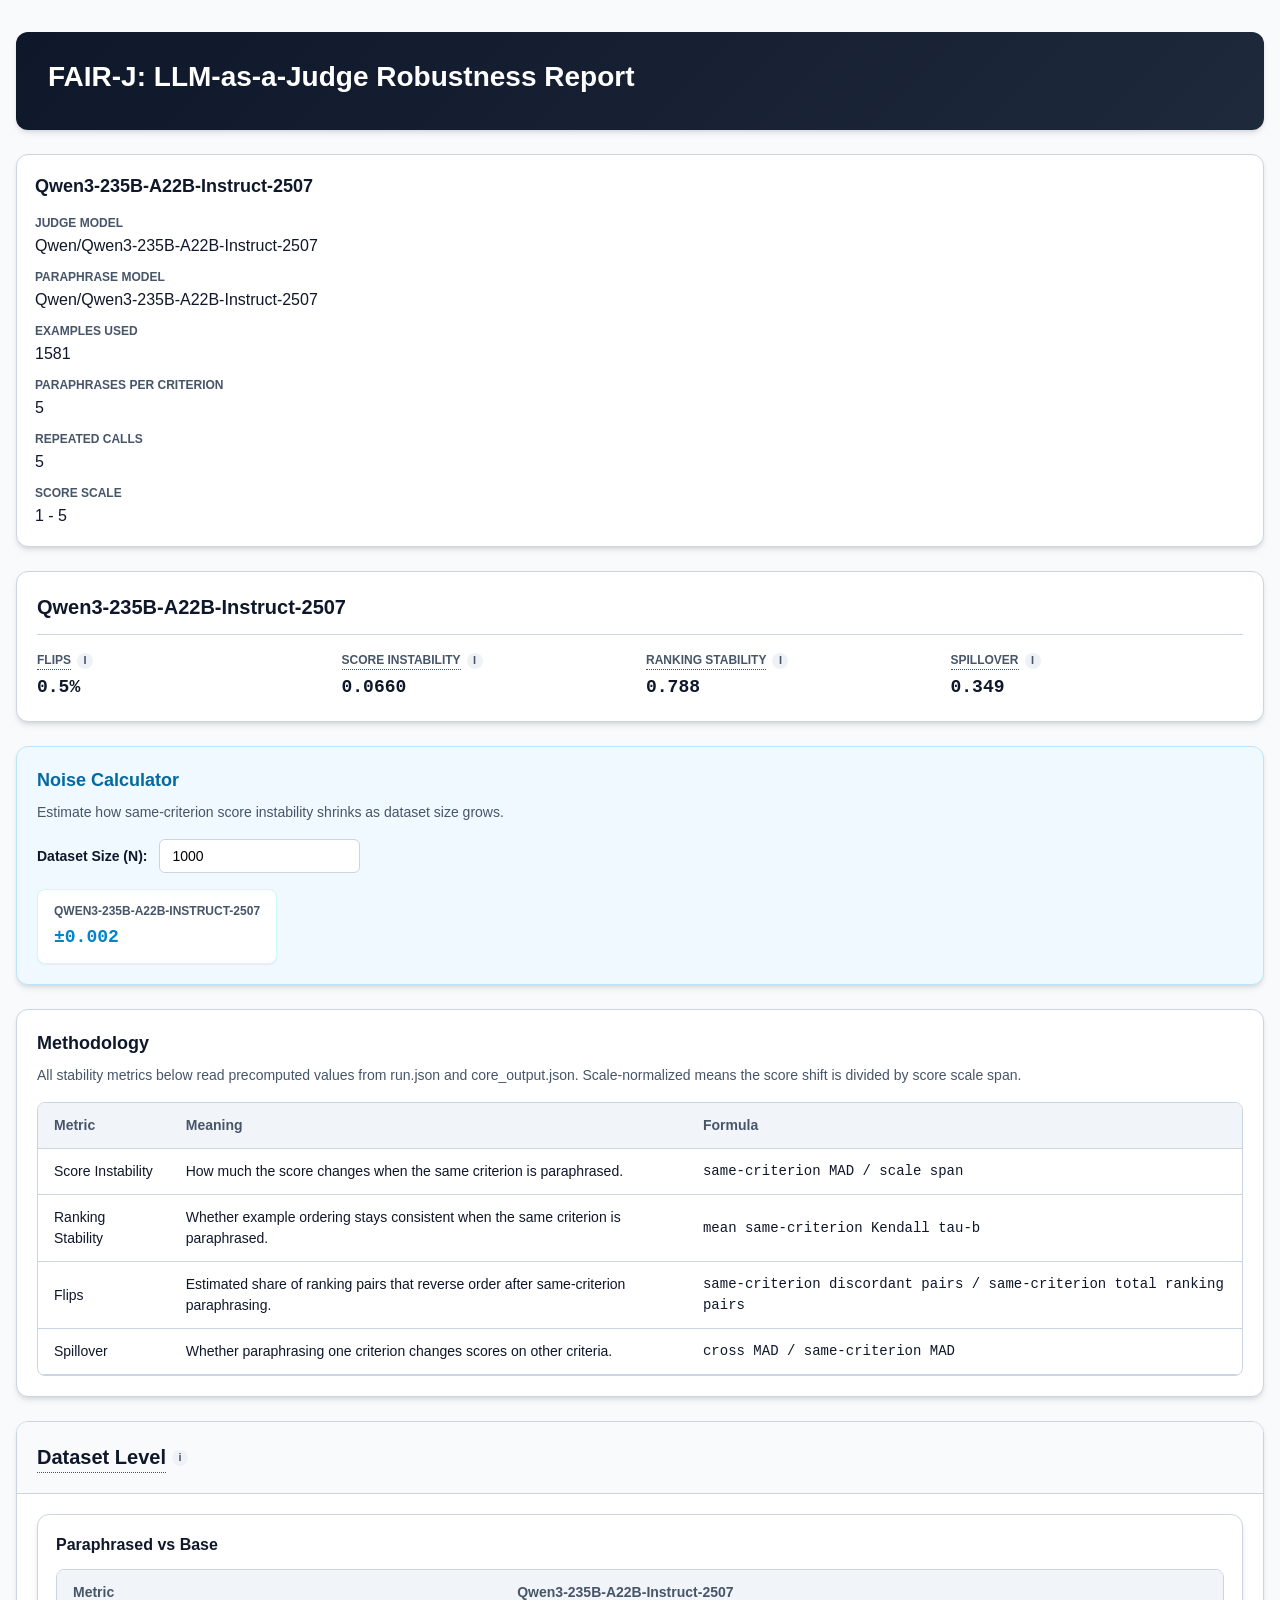
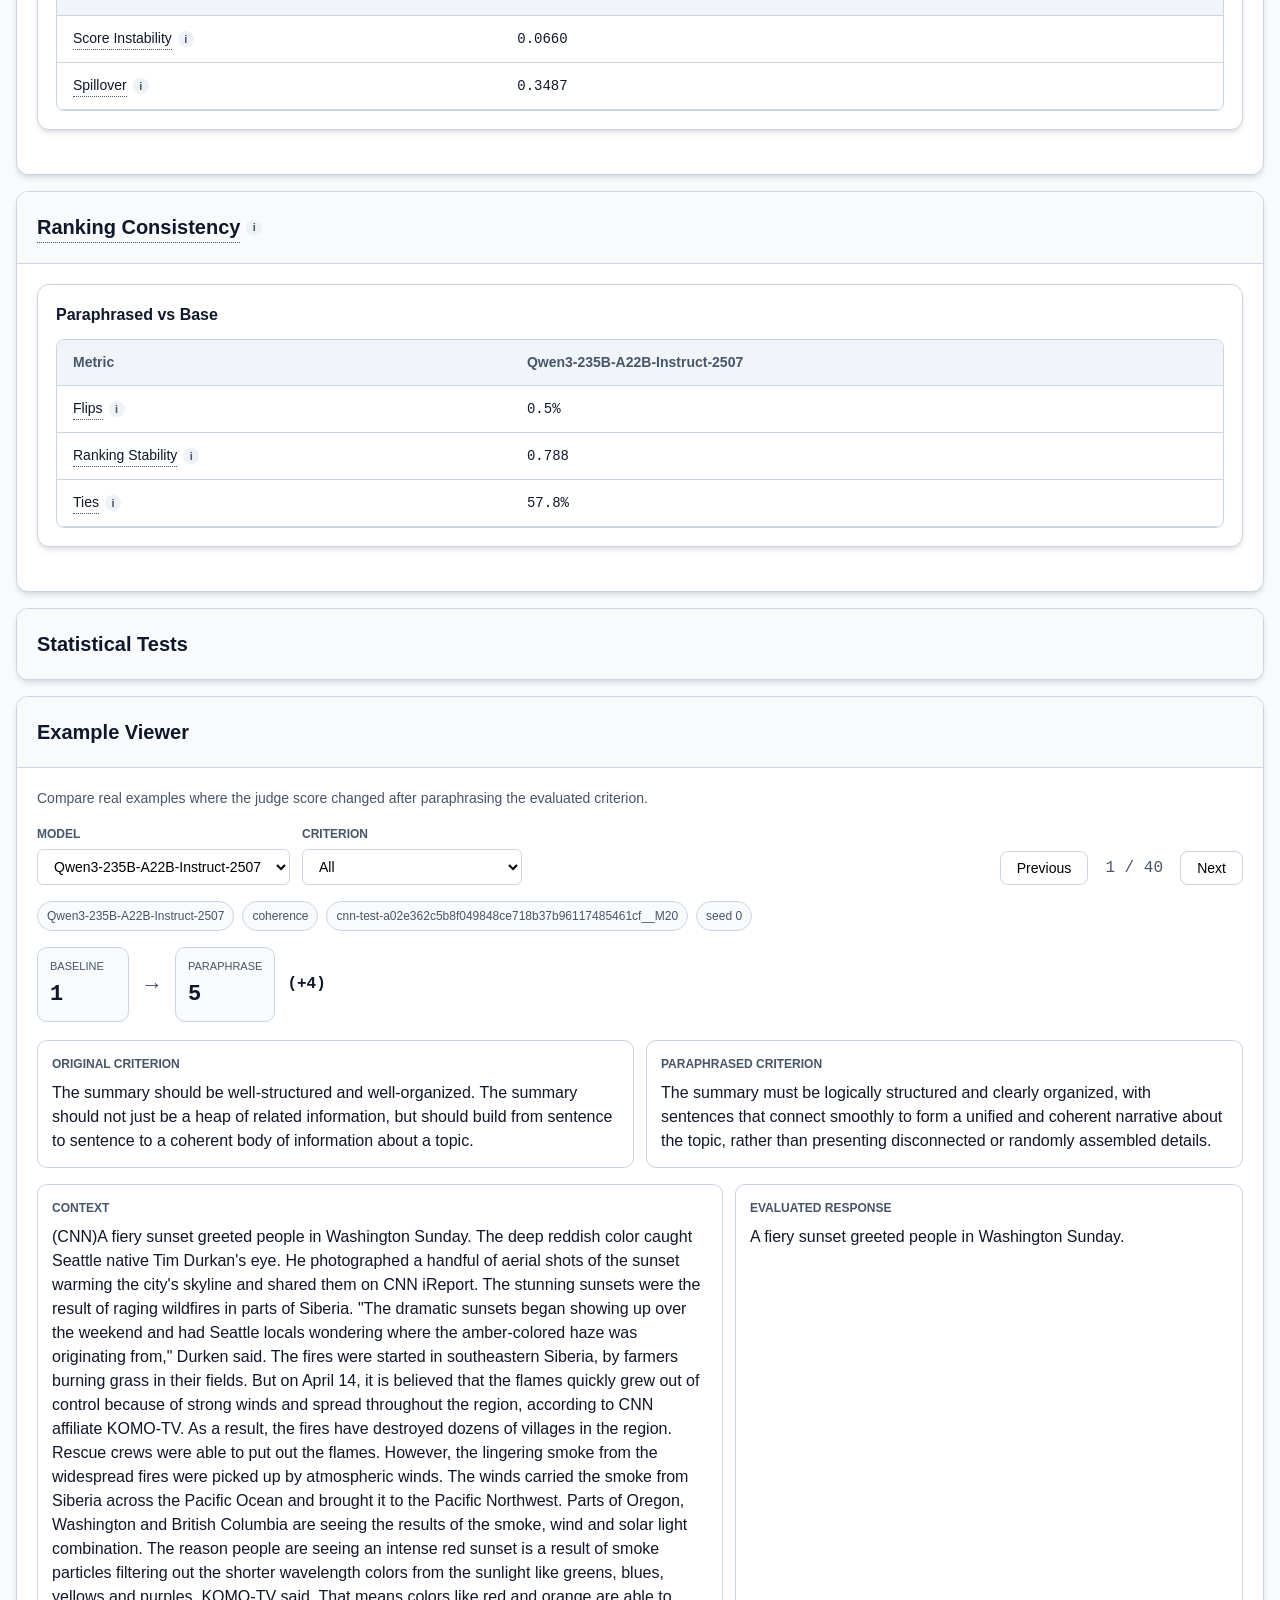
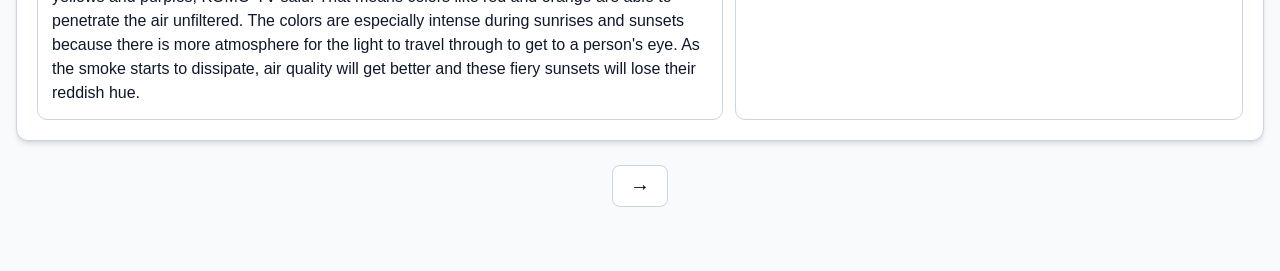
<file: reports/09-summeval-1-5-scale-s5-p5-tdefault/index.html>
<!doctype html>
<html lang="en">
<head>
  <meta charset="utf-8">
  <meta name="viewport" content="width=device-width, initial-scale=1">
  <title>FAIR-J: LLM-as-a-Judge Robustness Report</title>
  <style>
    :root {
      color-scheme: light;
      --bg: #f8fafc;
      --panel: #ffffff;
      --ink: #0f172a;
      --muted: #475569;
      --line: #cbd5e1;
      --accent: #0284c7;
      --accent-soft: #e0f2fe;
      --bad: #dc2626;
      --warn: #d97706;
      --good: #16a34a;
      --shadow: 0 4px 6px -1px rgb(0 0 0 / 0.1), 0 2px 4px -2px rgb(0 0 0 / 0.1);
      --radius: 12px;
      --mono: ui-monospace, SFMono-Regular, Menlo, monospace;
      --sans: -apple-system, BlinkMacSystemFont, "Segoe UI", Roboto, Helvetica, Arial, sans-serif;
    }
    * { box-sizing: border-box; }
    body {
      margin: 0;
      font-family: var(--sans);
      background: var(--bg);
      color: var(--ink);
      line-height: 1.5;
    }
    main {
      width: min(1400px, calc(100vw - 32px));
      margin: 32px auto 64px;
    }
    .hero {
      background: linear-gradient(135deg, #0f172a, #1e293b);
      color: white;
      padding: 24px 32px;
      border-radius: var(--radius);
      box-shadow: var(--shadow);
      margin-bottom: 24px;
    }
    .hero h1 {
      margin: 0 0 8px;
      font-size: 28px;
    }
    .hero p {
      margin: 0;
      color: rgba(255, 255, 255, 0.9);
      font-size: 16px;
      max-width: 1000px;
    }
    .report-page {
      display: none;
    }
    .report-page.is-active {
      display: block;
    }
    .controls {
      display: flex;
      flex-wrap: wrap;
      gap: 12px;
      margin-bottom: 24px;
    }
    button {
      border: 1px solid var(--line);
      background: var(--panel);
      border-radius: 8px;
      padding: 8px 16px;
      cursor: pointer;
      font-size: 14px;
      font-weight: 500;
    }
    button:hover {
      background: #f1f5f9;
    }
    .summary-grid,
    .group-grid {
      display: grid;
      grid-template-columns: repeat(auto-fit, minmax(320px, 1fr));
      gap: 16px;
      margin-bottom: 24px;
    }
    .summary-card,
    .group-card,
    details.section {
      background: var(--panel);
      border: 1px solid var(--line);
      border-radius: var(--radius);
      box-shadow: var(--shadow);
    }
    .summary-card {
      padding: 20px;
      display: flex;
      flex-direction: column;
    }
    .summary-card h2 {
      margin: 0 0 12px;
      font-size: 20px;
    }
    .summary-verdict {
      font-size: 18px;
      font-weight: 700;
      margin-bottom: 8px;
    }
    .summary-reason {
      color: var(--muted);
      font-size: 14px;
      line-height: 1.4;
    }
    .stat-list {
      display: grid;
      grid-template-columns: repeat(auto-fit, minmax(140px, 1fr));
      gap: 12px;
      margin-top: auto;
      border-top: 1px solid var(--line);
      padding-top: 16px;
    }
    .context-grid {
      display: grid;
      grid-template-columns: repeat(auto-fit, minmax(280px, 1fr));
      gap: 16px;
      margin-bottom: 24px;
    }
    .context-card {
      background: var(--panel);
      border: 1px solid var(--line);
      border-radius: var(--radius);
      box-shadow: var(--shadow);
      padding: 18px;
    }
    .context-card h3 {
      margin: 0 0 14px;
      font-size: 18px;
    }
    .context-card dl {
      margin: 0;
      display: grid;
      grid-template-columns: minmax(0, 1fr);
      gap: 10px;
    }
    .context-card dt {
      color: var(--muted);
      font-size: 12px;
      font-weight: 600;
      text-transform: uppercase;
      margin: 0 0 2px;
    }
    .context-card dd {
      margin: 0;
      color: var(--ink);
      word-break: break-word;
    }
    .stat-item {
      display: flex;
      flex-direction: column;
    }
    .stat-item .label {
      color: var(--muted);
      font-size: 12px;
      text-transform: uppercase;
      font-weight: 600;
    }
    .stat-item .value {
      font-family: var(--mono);
      font-size: 18px;
      font-weight: 700;
      color: var(--ink);
      margin-top: 4px;
    }
    .calculator-card {
      margin-bottom: 24px;
      border-color: #bae6fd;
      background: #f0f9ff;
    }
    .calculator-card h3 {
      margin: 0 0 8px;
      color: #0369a1;
      font-size: 18px;
    }
    .calculator-card p {
      margin: 0 0 16px;
      color: var(--muted);
      font-size: 14px;
    }
    .calculator-input-row {
      display: flex;
      align-items: center;
      flex-wrap: wrap;
      gap: 12px;
    }
    .calculator-input-row label {
      font-weight: 600;
      color: #0f172a;
      font-size: 14px;
    }
    .calculator-input-row input,
    select {
      padding: 8px 12px;
      border-radius: 6px;
      border: 1px solid var(--line);
      font-size: 14px;
      background: #fff;
      min-width: 160px;
    }
    .calculator-results {
      display: flex;
      gap: 12px;
      flex-wrap: wrap;
      margin-top: 16px;
    }
    .calc-result-card {
      background: white;
      padding: 12px 16px;
      border-radius: 8px;
      border: 1px solid #ccfbf1;
      font-size: 14px;
      min-width: 180px;
      box-shadow: 0 1px 2px rgba(0,0,0,0.05);
    }
    .calc-model {
      color: var(--muted);
      font-size: 12px;
      text-transform: uppercase;
      font-weight: 600;
      margin-bottom: 4px;
    }
    .calc-noise {
      color: #0284c7;
      font-size: 18px;
      font-family: var(--mono);
    }
    details.section {
      margin-bottom: 16px;
      overflow: hidden;
    }
    details.section > summary {
      cursor: pointer;
      padding: 20px;
      font-size: 20px;
      font-weight: 600;
      background: #f8fafc;
      list-style: none;
    }
    details.section > summary::-webkit-details-marker {
      display: none;
    }
    details.section[open] > summary {
      border-bottom: 1px solid var(--line);
    }
    .section-body {
      padding: 20px;
    }
    .section-explainer {
      color: var(--muted);
      margin-top: 0;
      margin-bottom: 16px;
      font-size: 14px;
    }
    .group-card {
      padding: 18px;
    }
    .group-card h4 {
      margin: 0 0 12px;
      font-size: 16px;
    }
    .methodology-card {
      margin-bottom: 24px;
      padding: 20px;
    }
    .methodology-card h3 {
      margin: 0 0 8px;
      font-size: 18px;
    }
    .methodology-card p {
      margin: 0 0 16px;
      color: var(--muted);
      font-size: 14px;
    }
    .table-wrap {
      overflow-x: auto;
      border-radius: 8px;
      border: 1px solid var(--line);
      background: var(--panel);
    }
    table {
      width: 100%;
      border-collapse: collapse;
      text-align: left;
      font-size: 14px;
    }
    th,
    td {
      padding: 12px 16px;
      border-bottom: 1px solid var(--line);
    }
    th {
      background: #f1f5f9;
      color: var(--muted);
      font-weight: 600;
    }
    .value {
      font-family: var(--mono);
    }
    .control-row {
      display: flex;
      gap: 16px;
      margin-bottom: 16px;
      align-items: flex-end;
      flex-wrap: wrap;
    }
    .control-field {
      display: flex;
      flex-direction: column;
      gap: 6px;
    }
    .control-field label {
      font-size: 12px;
      color: var(--muted);
      font-weight: 600;
      text-transform: uppercase;
    }
    .stat-scope {
      display: none;
    }
    .stat-scope.is-active {
      display: block;
    }
    .good {
      color: var(--good);
      font-weight: 700;
    }
    .bad {
      color: var(--bad);
      font-weight: 700;
    }
    .warn {
      color: var(--warn);
      font-weight: 700;
    }
    .muted {
      color: var(--muted);
    }
    .help-label {
      display: inline-flex;
      align-items: center;
      gap: 6px;
      position: relative;
    }
    .help-label[data-help] {
      cursor: help;
    }
    .help-label[data-help] .help-text {
      border-bottom: 1px dotted var(--muted);
    }
    .help-icon {
      display: inline-flex;
      align-items: center;
      justify-content: center;
      width: 16px;
      height: 16px;
      border-radius: 999px;
      background: #eef2f7;
      color: var(--muted);
      font-size: 11px;
      font-weight: 700;
      line-height: 1;
    }
    .app-tooltip {
      position: fixed;
      z-index: 9999;
      max-width: 320px;
      padding: 10px 12px;
      border-radius: 10px;
      background: rgba(15, 23, 42, 0.96);
      color: white;
      font-size: 12px;
      line-height: 1.45;
      box-shadow: 0 10px 30px rgba(0, 0, 0, 0.18);
      pointer-events: none;
      opacity: 0;
      transform: translateY(4px);
      transition: opacity 120ms ease, transform 120ms ease;
    }
    .app-tooltip.is-visible {
      opacity: 1;
      transform: translateY(0);
    }
    .page-nav {
      display: flex;
      justify-content: center;
      margin-top: 24px;
    }
    .page-toggle {
      min-width: 56px;
      font-size: 20px;
      line-height: 1;
      padding: 10px 16px;
    }
    @media (max-width: 720px) {
      main {
        width: min(100vw - 20px, 1400px);
        margin: 20px auto 40px;
      }
      .hero {
        padding: 18px;
      }
      .hero h1 {
        font-size: 24px;
      }
      details.section > summary,
      .section-body,
      .summary-card,
      .group-card {
        padding: 16px;
      }
      th,
      td {
        padding: 10px 12px;
      }
    }

    .example-viewer-card { margin-bottom: 24px; }
    .example-viewer-controls { display: flex; flex-wrap: wrap; gap: 12px; align-items: end; margin-bottom: 16px; }
    .example-viewer-controls label { display: grid; gap: 6px; color: var(--muted); font-size: 12px; font-weight: 600; text-transform: uppercase; }
    .example-viewer-controls select { min-width: 220px; }
    .example-nav { display: flex; gap: 8px; align-items: center; margin-left: auto; }
    .example-counter { min-width: 76px; color: var(--muted); text-align: center; font-family: var(--mono); }
    .example-meta { display: flex; flex-wrap: wrap; gap: 8px; margin-bottom: 16px; }
    .example-chip { border: 1px solid var(--line); border-radius: 999px; padding: 5px 9px; background: #f8fafc; color: var(--muted); font-size: 12px; }
    .score-transition { display: flex; align-items: center; gap: 12px; margin: 4px 0 18px; }
    .score-box { min-width: 92px; border: 1px solid var(--line); border-radius: 10px; padding: 10px 12px; background: #f8fafc; }
    .score-box span { display: block; color: var(--muted); font-size: 11px; text-transform: uppercase; }
    .score-box strong { display: block; margin-top: 3px; font-family: var(--mono); font-size: 22px; }
    .score-arrow { color: var(--muted); font-size: 22px; }
    .score-delta { font-family: var(--mono); font-weight: 700; }
    .criterion-compare { display: grid; grid-template-columns: repeat(2, minmax(0, 1fr)); gap: 12px; margin-bottom: 16px; }
    .criterion-pane, .example-text-pane { border: 1px solid var(--line); border-radius: 10px; padding: 14px; background: #fff; }
    .criterion-pane h4, .example-text-pane h4 { margin: 0 0 8px; color: var(--muted); font-size: 12px; text-transform: uppercase; }
    .criterion-pane p, .example-text-pane p { margin: 0; white-space: pre-wrap; overflow-wrap: anywhere; }
    .example-text-grid { display: grid; grid-template-columns: minmax(0, 1.35fr) minmax(0, 1fr); gap: 12px; }
    .example-empty { color: var(--muted); padding: 20px 0; }
    @media (max-width: 720px) {
      .criterion-compare, .example-text-grid { grid-template-columns: 1fr; }
      .example-nav { width: 100%; margin-left: 0; }
    }
  </style>
</head>
<body>

  <main>
    <section class="hero">
      <h1>FAIR-J: LLM-as-a-Judge Robustness Report</h1>
    </section>

    <section class="report-page is-active" data-page="overview">
      <section>
        <div class="context-grid">

          <article class="context-card">
            <h3>Qwen3-235B-A22B-Instruct-2507</h3>
            <dl>

              <div>
                <dt>Judge model</dt>
                <dd>Qwen/Qwen3-235B-A22B-Instruct-2507</dd>
              </div>

              <div>
                <dt>Paraphrase model</dt>
                <dd>Qwen/Qwen3-235B-A22B-Instruct-2507</dd>
              </div>

              <div>
                <dt>Examples used</dt>
                <dd>1581</dd>
              </div>

              <div>
                <dt>Paraphrases per criterion</dt>
                <dd>5</dd>
              </div>

              <div>
                <dt>Repeated calls</dt>
                <dd>5</dd>
              </div>

              <div>
                <dt>Score scale</dt>
                <dd>1 - 5</dd>
              </div>

            </dl>
          </article>

        </div>
      </section>

      <section class="summary-grid">

        <article class="summary-card">
          <h2>Qwen3-235B-A22B-Instruct-2507</h2>
          <div class="stat-list">

            <div class="stat-item">
              <div class="label"><span class="help-label" data-help="Estimated share of ranking pairs that flip when the same criterion is paraphrased." tabindex="0" aria-label="Estimated share of ranking pairs that flip when the same criterion is paraphrased.">
      <span class="help-text">Flips</span>
      <span class="help-icon">i</span>
    </span></div>
              <div class="value">0.5%</div>
            </div>

            <div class="stat-item">
              <div class="label"><span class="help-label" data-help="Mean absolute score shift when the same criterion is paraphrased, normalized by score scale span. Lower is better." tabindex="0" aria-label="Mean absolute score shift when the same criterion is paraphrased, normalized by score scale span. Lower is better.">
      <span class="help-text">Score Instability</span>
      <span class="help-icon">i</span>
    </span></div>
              <div class="value">0.0660</div>
            </div>

            <div class="stat-item">
              <div class="label"><span class="help-label" data-help="Average Kendall&#39;s tau-b between baseline ranking and same-criterion paraphrased ranking. Higher is better." tabindex="0" aria-label="Average Kendall&#39;s tau-b between baseline ranking and same-criterion paraphrased ranking. Higher is better.">
      <span class="help-text">Ranking Stability</span>
      <span class="help-icon">i</span>
    </span></div>
              <div class="value">0.788</div>
            </div>

            <div class="stat-item">
              <div class="label"><span class="help-label" data-help="Cross-criterion normalized MAD divided by same-criterion normalized MAD. Lower means paraphrasing stays more isolated to the intended criterion." tabindex="0" aria-label="Cross-criterion normalized MAD divided by same-criterion normalized MAD. Lower means paraphrasing stays more isolated to the intended criterion.">
      <span class="help-text">Spillover</span>
      <span class="help-icon">i</span>
    </span></div>
              <div class="value">0.349</div>
            </div>

          </div>
        </article>

      </section>

      <section class="summary-card calculator-card">
        <div>
          <h3>Noise Calculator</h3>
          <p>Estimate how same-criterion score instability shrinks as dataset size grows.</p>
          <div class="calculator-input-row">
            <label for="calc-n">Dataset Size (N):</label>
            <input type="number" id="calc-n" value="1000" min="1">
          </div>
        </div>
        <div id="calc-results" class="calculator-results"></div>
      </section>

      <section class="group-card methodology-card">
        <h3>Methodology</h3>
        <p>All stability metrics below read precomputed values from run.json and core_output.json. Scale-normalized means the score shift is divided by score scale span.</p>
        <div class="table-wrap">
          <table>
            <thead>
              <tr>
                <th>Metric</th>
                <th>Meaning</th>
                <th>Formula</th>
              </tr>
            </thead>
            <tbody>

              <tr>
                <td>Score Instability</td>
                <td>How much the score changes when the same criterion is paraphrased.</td>
                <td class="value">same-criterion MAD / scale span</td>
              </tr>

              <tr>
                <td>Ranking Stability</td>
                <td>Whether example ordering stays consistent when the same criterion is paraphrased.</td>
                <td class="value">mean same-criterion Kendall tau-b</td>
              </tr>

              <tr>
                <td>Flips</td>
                <td>Estimated share of ranking pairs that reverse order after same-criterion paraphrasing.</td>
                <td class="value">same-criterion discordant pairs / same-criterion total ranking pairs</td>
              </tr>

              <tr>
                <td>Spillover</td>
                <td>Whether paraphrasing one criterion changes scores on other criteria.</td>
                <td class="value">cross MAD / same-criterion MAD</td>
              </tr>

            </tbody>
          </table>
        </div>
      </section>


      <details class="section" open>
        <summary><span class="help-label" data-help="Are scores stable when the same criterion is paraphrased? Lower score instability values and lower spillover mean cleaner dataset-level comparisons." tabindex="0" aria-label="Are scores stable when the same criterion is paraphrased? Lower score instability values and lower spillover mean cleaner dataset-level comparisons.">
      <span class="help-text">Dataset Level</span>
      <span class="help-icon">i</span>
    </span></summary>
        <div class="section-body">
          <div class="group-grid">

            <section class="group-card">
              <h4>Paraphrased vs Base</h4>
              <div class="table-wrap">
                <table>
                  <thead>
                    <tr>
                      <th>Metric</th>

                      <th>Qwen3-235B-A22B-Instruct-2507</th>

                    </tr>
                  </thead>
                  <tbody>

                    <tr>
                      <td><span class="help-label" data-help="Mean absolute score shift when the same criterion is paraphrased, normalized by score scale span. Lower is better." tabindex="0" aria-label="Mean absolute score shift when the same criterion is paraphrased, normalized by score scale span. Lower is better.">
      <span class="help-text">Score Instability</span>
      <span class="help-icon">i</span>
    </span></td>

                      <td class="value ">0.0660</td>

                    </tr>

                    <tr>
                      <td><span class="help-label" data-help="Cross-criterion normalized MAD divided by same-criterion normalized MAD. Lower means paraphrasing stays more isolated to the intended criterion." tabindex="0" aria-label="Cross-criterion normalized MAD divided by same-criterion normalized MAD. Lower means paraphrasing stays more isolated to the intended criterion.">
      <span class="help-text">Spillover</span>
      <span class="help-icon">i</span>
    </span></td>

                      <td class="value ">0.3487</td>

                    </tr>

                  </tbody>
                </table>
              </div>
            </section>

          </div>
        </div>
      </details>

      <details class="section" open>
        <summary><span class="help-label" data-help="Does the judge preserve example ordering when the same criterion is rewritten? Higher ranking stability and lower flips are better." tabindex="0" aria-label="Does the judge preserve example ordering when the same criterion is rewritten? Higher ranking stability and lower flips are better.">
      <span class="help-text">Ranking Consistency</span>
      <span class="help-icon">i</span>
    </span></summary>
        <div class="section-body">
          <div class="group-grid">

            <section class="group-card">
              <h4>Paraphrased vs Base</h4>
              <div class="table-wrap">
                <table>
                  <thead>
                    <tr>
                      <th>Metric</th>

                      <th>Qwen3-235B-A22B-Instruct-2507</th>

                    </tr>
                  </thead>
                  <tbody>

                    <tr>
                      <td><span class="help-label" data-help="Estimated share of ranking pairs that flip when the same criterion is paraphrased." tabindex="0" aria-label="Estimated share of ranking pairs that flip when the same criterion is paraphrased.">
      <span class="help-text">Flips</span>
      <span class="help-icon">i</span>
    </span></td>

                      <td class="value ">0.5%</td>

                    </tr>

                    <tr>
                      <td><span class="help-label" data-help="Average Kendall&#39;s tau-b between baseline ranking and same-criterion paraphrased ranking. Higher is better." tabindex="0" aria-label="Average Kendall&#39;s tau-b between baseline ranking and same-criterion paraphrased ranking. Higher is better.">
      <span class="help-text">Ranking Stability</span>
      <span class="help-icon">i</span>
    </span></td>

                      <td class="value ">0.788</td>

                    </tr>

                    <tr>
                      <td><span class="help-label" data-help="Share of example pairs that receive tied scores when the same criterion is paraphrased." tabindex="0" aria-label="Share of example pairs that receive tied scores when the same criterion is paraphrased.">
      <span class="help-text">Ties</span>
      <span class="help-icon">i</span>
    </span></td>

                      <td class="value ">57.8%</td>

                    </tr>

                  </tbody>
                </table>
              </div>
            </section>

          </div>
        </div>
      </details>


      <details class="section">
        <summary>Statistical Tests</summary>
        <div class="section-body">
          <div class="control-row">
            <div class="control-field">
              <label for="stat-combined-select">Score</label>
              <select id="stat-combined-select" data-stat-combined-select>

                <option value="coherence">coherence</option>

                <option value="consistency">consistency</option>

                <option value="fluency">fluency</option>

                <option value="relevance">relevance</option>

                <option value="__total__">Total Score (All criteria pooled)</option>

              </select>
            </div>
          </div>

          <div class="stat-scope is-active" data-stat-scope="coherence">
            <div class="group-grid">

              <section class="group-card">
                <h4>Paraphrased vs Base</h4>
                <div class="table-wrap">
                  <table>
                    <thead>
                      <tr>
                        <th>Metric</th>

                        <th>Qwen3-235B-A22B-Instruct-2507</th>

                      </tr>
                    </thead>
                    <tbody>

                      <tr>
                        <td><span class="help-label" data-help="Number of paired observations used by the statistical test." tabindex="0" aria-label="Number of paired observations used by the statistical test.">
      <span class="help-text">N</span>
      <span class="help-icon">i</span>
    </span></td>

                        <td class="value ">1581</td>

                      </tr>

                      <tr>
                        <td><span class="help-label" data-help="Average baseline minus perturbation score difference." tabindex="0" aria-label="Average baseline minus perturbation score difference.">
      <span class="help-text">Δ</span>
      <span class="help-icon">i</span>
    </span></td>

                        <td class="value ">-0.073</td>

                      </tr>

                      <tr>
                        <td><span class="help-label" data-help="Paired t-test p-value for baseline versus perturbation differences." tabindex="0" aria-label="Paired t-test p-value for baseline versus perturbation differences.">
      <span class="help-text">Paired t-test p-value</span>
      <span class="help-icon">i</span>
    </span></td>

                        <td class="value good">0.000</td>

                      </tr>

                      <tr>
                        <td><span class="help-label" data-help="Wilcoxon signed-rank p-value for paired differences." tabindex="0" aria-label="Wilcoxon signed-rank p-value for paired differences.">
      <span class="help-text">Wilcoxon p-value</span>
      <span class="help-icon">i</span>
    </span></td>

                        <td class="value good">0.000</td>

                      </tr>

                      <tr>
                        <td><span class="help-label" data-help="Permutation test p-value for paired differences." tabindex="0" aria-label="Permutation test p-value for paired differences.">
      <span class="help-text">Permutation p-value</span>
      <span class="help-icon">i</span>
    </span></td>

                        <td class="value good">0.002</td>

                      </tr>

                    </tbody>
                  </table>
                </div>
              </section>

              <section class="group-card">
                <h4>Deleted vs Base</h4>
                <div class="table-wrap">
                  <table>
                    <thead>
                      <tr>
                        <th>Metric</th>

                        <th>Qwen3-235B-A22B-Instruct-2507</th>

                      </tr>
                    </thead>
                    <tbody>

                      <tr>
                        <td><span class="help-label" data-help="Number of paired observations used by the statistical test." tabindex="0" aria-label="Number of paired observations used by the statistical test.">
      <span class="help-text">N</span>
      <span class="help-icon">i</span>
    </span></td>

                        <td class="value ">1581</td>

                      </tr>

                      <tr>
                        <td><span class="help-label" data-help="Average baseline minus perturbation score difference." tabindex="0" aria-label="Average baseline minus perturbation score difference.">
      <span class="help-text">Δ</span>
      <span class="help-icon">i</span>
    </span></td>

                        <td class="value ">-0.027</td>

                      </tr>

                      <tr>
                        <td><span class="help-label" data-help="Paired t-test p-value for baseline versus perturbation differences." tabindex="0" aria-label="Paired t-test p-value for baseline versus perturbation differences.">
      <span class="help-text">Paired t-test p-value</span>
      <span class="help-icon">i</span>
    </span></td>

                        <td class="value good">0.000</td>

                      </tr>

                      <tr>
                        <td><span class="help-label" data-help="Wilcoxon signed-rank p-value for paired differences." tabindex="0" aria-label="Wilcoxon signed-rank p-value for paired differences.">
      <span class="help-text">Wilcoxon p-value</span>
      <span class="help-icon">i</span>
    </span></td>

                        <td class="value good">0.000</td>

                      </tr>

                      <tr>
                        <td><span class="help-label" data-help="Permutation test p-value for paired differences." tabindex="0" aria-label="Permutation test p-value for paired differences.">
      <span class="help-text">Permutation p-value</span>
      <span class="help-icon">i</span>
    </span></td>

                        <td class="value good">0.002</td>

                      </tr>

                    </tbody>
                  </table>
                </div>
              </section>

            </div>
          </div>

          <div class="stat-scope" data-stat-scope="consistency">
            <div class="group-grid">

              <section class="group-card">
                <h4>Paraphrased vs Base</h4>
                <div class="table-wrap">
                  <table>
                    <thead>
                      <tr>
                        <th>Metric</th>

                        <th>Qwen3-235B-A22B-Instruct-2507</th>

                      </tr>
                    </thead>
                    <tbody>

                      <tr>
                        <td><span class="help-label" data-help="Number of paired observations used by the statistical test." tabindex="0" aria-label="Number of paired observations used by the statistical test.">
      <span class="help-text">N</span>
      <span class="help-icon">i</span>
    </span></td>

                        <td class="value ">1581</td>

                      </tr>

                      <tr>
                        <td><span class="help-label" data-help="Average baseline minus perturbation score difference." tabindex="0" aria-label="Average baseline minus perturbation score difference.">
      <span class="help-text">Δ</span>
      <span class="help-icon">i</span>
    </span></td>

                        <td class="value ">0.002</td>

                      </tr>

                      <tr>
                        <td><span class="help-label" data-help="Paired t-test p-value for baseline versus perturbation differences." tabindex="0" aria-label="Paired t-test p-value for baseline versus perturbation differences.">
      <span class="help-text">Paired t-test p-value</span>
      <span class="help-icon">i</span>
    </span></td>

                        <td class="value muted">0.637</td>

                      </tr>

                      <tr>
                        <td><span class="help-label" data-help="Wilcoxon signed-rank p-value for paired differences." tabindex="0" aria-label="Wilcoxon signed-rank p-value for paired differences.">
      <span class="help-text">Wilcoxon p-value</span>
      <span class="help-icon">i</span>
    </span></td>

                        <td class="value good">0.020</td>

                      </tr>

                      <tr>
                        <td><span class="help-label" data-help="Permutation test p-value for paired differences." tabindex="0" aria-label="Permutation test p-value for paired differences.">
      <span class="help-text">Permutation p-value</span>
      <span class="help-icon">i</span>
    </span></td>

                        <td class="value muted">0.649</td>

                      </tr>

                    </tbody>
                  </table>
                </div>
              </section>

              <section class="group-card">
                <h4>Deleted vs Base</h4>
                <div class="table-wrap">
                  <table>
                    <thead>
                      <tr>
                        <th>Metric</th>

                        <th>Qwen3-235B-A22B-Instruct-2507</th>

                      </tr>
                    </thead>
                    <tbody>

                      <tr>
                        <td><span class="help-label" data-help="Number of paired observations used by the statistical test." tabindex="0" aria-label="Number of paired observations used by the statistical test.">
      <span class="help-text">N</span>
      <span class="help-icon">i</span>
    </span></td>

                        <td class="value ">1581</td>

                      </tr>

                      <tr>
                        <td><span class="help-label" data-help="Average baseline minus perturbation score difference." tabindex="0" aria-label="Average baseline minus perturbation score difference.">
      <span class="help-text">Δ</span>
      <span class="help-icon">i</span>
    </span></td>

                        <td class="value ">-0.008</td>

                      </tr>

                      <tr>
                        <td><span class="help-label" data-help="Paired t-test p-value for baseline versus perturbation differences." tabindex="0" aria-label="Paired t-test p-value for baseline versus perturbation differences.">
      <span class="help-text">Paired t-test p-value</span>
      <span class="help-icon">i</span>
    </span></td>

                        <td class="value muted">0.163</td>

                      </tr>

                      <tr>
                        <td><span class="help-label" data-help="Wilcoxon signed-rank p-value for paired differences." tabindex="0" aria-label="Wilcoxon signed-rank p-value for paired differences.">
      <span class="help-text">Wilcoxon p-value</span>
      <span class="help-icon">i</span>
    </span></td>

                        <td class="value muted">0.694</td>

                      </tr>

                      <tr>
                        <td><span class="help-label" data-help="Permutation test p-value for paired differences." tabindex="0" aria-label="Permutation test p-value for paired differences.">
      <span class="help-text">Permutation p-value</span>
      <span class="help-icon">i</span>
    </span></td>

                        <td class="value muted">0.202</td>

                      </tr>

                    </tbody>
                  </table>
                </div>
              </section>

            </div>
          </div>

          <div class="stat-scope" data-stat-scope="fluency">
            <div class="group-grid">

              <section class="group-card">
                <h4>Paraphrased vs Base</h4>
                <div class="table-wrap">
                  <table>
                    <thead>
                      <tr>
                        <th>Metric</th>

                        <th>Qwen3-235B-A22B-Instruct-2507</th>

                      </tr>
                    </thead>
                    <tbody>

                      <tr>
                        <td><span class="help-label" data-help="Number of paired observations used by the statistical test." tabindex="0" aria-label="Number of paired observations used by the statistical test.">
      <span class="help-text">N</span>
      <span class="help-icon">i</span>
    </span></td>

                        <td class="value ">1581</td>

                      </tr>

                      <tr>
                        <td><span class="help-label" data-help="Average baseline minus perturbation score difference." tabindex="0" aria-label="Average baseline minus perturbation score difference.">
      <span class="help-text">Δ</span>
      <span class="help-icon">i</span>
    </span></td>

                        <td class="value ">0.107</td>

                      </tr>

                      <tr>
                        <td><span class="help-label" data-help="Paired t-test p-value for baseline versus perturbation differences." tabindex="0" aria-label="Paired t-test p-value for baseline versus perturbation differences.">
      <span class="help-text">Paired t-test p-value</span>
      <span class="help-icon">i</span>
    </span></td>

                        <td class="value good">0.000</td>

                      </tr>

                      <tr>
                        <td><span class="help-label" data-help="Wilcoxon signed-rank p-value for paired differences." tabindex="0" aria-label="Wilcoxon signed-rank p-value for paired differences.">
      <span class="help-text">Wilcoxon p-value</span>
      <span class="help-icon">i</span>
    </span></td>

                        <td class="value good">0.000</td>

                      </tr>

                      <tr>
                        <td><span class="help-label" data-help="Permutation test p-value for paired differences." tabindex="0" aria-label="Permutation test p-value for paired differences.">
      <span class="help-text">Permutation p-value</span>
      <span class="help-icon">i</span>
    </span></td>

                        <td class="value good">0.002</td>

                      </tr>

                    </tbody>
                  </table>
                </div>
              </section>

              <section class="group-card">
                <h4>Deleted vs Base</h4>
                <div class="table-wrap">
                  <table>
                    <thead>
                      <tr>
                        <th>Metric</th>

                        <th>Qwen3-235B-A22B-Instruct-2507</th>

                      </tr>
                    </thead>
                    <tbody>

                      <tr>
                        <td><span class="help-label" data-help="Number of paired observations used by the statistical test." tabindex="0" aria-label="Number of paired observations used by the statistical test.">
      <span class="help-text">N</span>
      <span class="help-icon">i</span>
    </span></td>

                        <td class="value ">1581</td>

                      </tr>

                      <tr>
                        <td><span class="help-label" data-help="Average baseline minus perturbation score difference." tabindex="0" aria-label="Average baseline minus perturbation score difference.">
      <span class="help-text">Δ</span>
      <span class="help-icon">i</span>
    </span></td>

                        <td class="value ">-0.027</td>

                      </tr>

                      <tr>
                        <td><span class="help-label" data-help="Paired t-test p-value for baseline versus perturbation differences." tabindex="0" aria-label="Paired t-test p-value for baseline versus perturbation differences.">
      <span class="help-text">Paired t-test p-value</span>
      <span class="help-icon">i</span>
    </span></td>

                        <td class="value good">0.000</td>

                      </tr>

                      <tr>
                        <td><span class="help-label" data-help="Wilcoxon signed-rank p-value for paired differences." tabindex="0" aria-label="Wilcoxon signed-rank p-value for paired differences.">
      <span class="help-text">Wilcoxon p-value</span>
      <span class="help-icon">i</span>
    </span></td>

                        <td class="value good">0.000</td>

                      </tr>

                      <tr>
                        <td><span class="help-label" data-help="Permutation test p-value for paired differences." tabindex="0" aria-label="Permutation test p-value for paired differences.">
      <span class="help-text">Permutation p-value</span>
      <span class="help-icon">i</span>
    </span></td>

                        <td class="value good">0.002</td>

                      </tr>

                    </tbody>
                  </table>
                </div>
              </section>

            </div>
          </div>

          <div class="stat-scope" data-stat-scope="relevance">
            <div class="group-grid">

              <section class="group-card">
                <h4>Paraphrased vs Base</h4>
                <div class="table-wrap">
                  <table>
                    <thead>
                      <tr>
                        <th>Metric</th>

                        <th>Qwen3-235B-A22B-Instruct-2507</th>

                      </tr>
                    </thead>
                    <tbody>

                      <tr>
                        <td><span class="help-label" data-help="Number of paired observations used by the statistical test." tabindex="0" aria-label="Number of paired observations used by the statistical test.">
      <span class="help-text">N</span>
      <span class="help-icon">i</span>
    </span></td>

                        <td class="value ">1581</td>

                      </tr>

                      <tr>
                        <td><span class="help-label" data-help="Average baseline minus perturbation score difference." tabindex="0" aria-label="Average baseline minus perturbation score difference.">
      <span class="help-text">Δ</span>
      <span class="help-icon">i</span>
    </span></td>

                        <td class="value ">-0.107</td>

                      </tr>

                      <tr>
                        <td><span class="help-label" data-help="Paired t-test p-value for baseline versus perturbation differences." tabindex="0" aria-label="Paired t-test p-value for baseline versus perturbation differences.">
      <span class="help-text">Paired t-test p-value</span>
      <span class="help-icon">i</span>
    </span></td>

                        <td class="value good">0.000</td>

                      </tr>

                      <tr>
                        <td><span class="help-label" data-help="Wilcoxon signed-rank p-value for paired differences." tabindex="0" aria-label="Wilcoxon signed-rank p-value for paired differences.">
      <span class="help-text">Wilcoxon p-value</span>
      <span class="help-icon">i</span>
    </span></td>

                        <td class="value good">0.000</td>

                      </tr>

                      <tr>
                        <td><span class="help-label" data-help="Permutation test p-value for paired differences." tabindex="0" aria-label="Permutation test p-value for paired differences.">
      <span class="help-text">Permutation p-value</span>
      <span class="help-icon">i</span>
    </span></td>

                        <td class="value good">0.002</td>

                      </tr>

                    </tbody>
                  </table>
                </div>
              </section>

              <section class="group-card">
                <h4>Deleted vs Base</h4>
                <div class="table-wrap">
                  <table>
                    <thead>
                      <tr>
                        <th>Metric</th>

                        <th>Qwen3-235B-A22B-Instruct-2507</th>

                      </tr>
                    </thead>
                    <tbody>

                      <tr>
                        <td><span class="help-label" data-help="Number of paired observations used by the statistical test." tabindex="0" aria-label="Number of paired observations used by the statistical test.">
      <span class="help-text">N</span>
      <span class="help-icon">i</span>
    </span></td>

                        <td class="value ">1581</td>

                      </tr>

                      <tr>
                        <td><span class="help-label" data-help="Average baseline minus perturbation score difference." tabindex="0" aria-label="Average baseline minus perturbation score difference.">
      <span class="help-text">Δ</span>
      <span class="help-icon">i</span>
    </span></td>

                        <td class="value ">-0.172</td>

                      </tr>

                      <tr>
                        <td><span class="help-label" data-help="Paired t-test p-value for baseline versus perturbation differences." tabindex="0" aria-label="Paired t-test p-value for baseline versus perturbation differences.">
      <span class="help-text">Paired t-test p-value</span>
      <span class="help-icon">i</span>
    </span></td>

                        <td class="value good">0.000</td>

                      </tr>

                      <tr>
                        <td><span class="help-label" data-help="Wilcoxon signed-rank p-value for paired differences." tabindex="0" aria-label="Wilcoxon signed-rank p-value for paired differences.">
      <span class="help-text">Wilcoxon p-value</span>
      <span class="help-icon">i</span>
    </span></td>

                        <td class="value good">0.000</td>

                      </tr>

                      <tr>
                        <td><span class="help-label" data-help="Permutation test p-value for paired differences." tabindex="0" aria-label="Permutation test p-value for paired differences.">
      <span class="help-text">Permutation p-value</span>
      <span class="help-icon">i</span>
    </span></td>

                        <td class="value good">0.002</td>

                      </tr>

                    </tbody>
                  </table>
                </div>
              </section>

            </div>
          </div>

          <div class="stat-scope" data-stat-scope="__total__">
            <div class="group-grid">

              <section class="group-card">
                <h4>Paraphrased vs Base</h4>
                <div class="table-wrap">
                  <table>
                    <thead>
                      <tr>
                        <th>Metric</th>

                        <th>Qwen3-235B-A22B-Instruct-2507</th>

                      </tr>
                    </thead>
                    <tbody>

                      <tr>
                        <td><span class="help-label" data-help="Number of paired observations used by the statistical test." tabindex="0" aria-label="Number of paired observations used by the statistical test.">
      <span class="help-text">N</span>
      <span class="help-icon">i</span>
    </span></td>

                        <td class="value ">1581</td>

                      </tr>

                      <tr>
                        <td><span class="help-label" data-help="Average baseline minus perturbation score difference." tabindex="0" aria-label="Average baseline minus perturbation score difference.">
      <span class="help-text">Δ</span>
      <span class="help-icon">i</span>
    </span></td>

                        <td class="value ">-0.071</td>

                      </tr>

                      <tr>
                        <td><span class="help-label" data-help="Paired t-test p-value for baseline versus perturbation differences." tabindex="0" aria-label="Paired t-test p-value for baseline versus perturbation differences.">
      <span class="help-text">Paired t-test p-value</span>
      <span class="help-icon">i</span>
    </span></td>

                        <td class="value good">0.000</td>

                      </tr>

                      <tr>
                        <td><span class="help-label" data-help="Wilcoxon signed-rank p-value for paired differences." tabindex="0" aria-label="Wilcoxon signed-rank p-value for paired differences.">
      <span class="help-text">Wilcoxon p-value</span>
      <span class="help-icon">i</span>
    </span></td>

                        <td class="value good">0.000</td>

                      </tr>

                      <tr>
                        <td><span class="help-label" data-help="Permutation test p-value for paired differences." tabindex="0" aria-label="Permutation test p-value for paired differences.">
      <span class="help-text">Permutation p-value</span>
      <span class="help-icon">i</span>
    </span></td>

                        <td class="value good">0.002</td>

                      </tr>

                    </tbody>
                  </table>
                </div>
              </section>

              <section class="group-card">
                <h4>Deleted vs Base</h4>
                <div class="table-wrap">
                  <table>
                    <thead>
                      <tr>
                        <th>Metric</th>

                        <th>Qwen3-235B-A22B-Instruct-2507</th>

                      </tr>
                    </thead>
                    <tbody>

                      <tr>
                        <td><span class="help-label" data-help="Number of paired observations used by the statistical test." tabindex="0" aria-label="Number of paired observations used by the statistical test.">
      <span class="help-text">N</span>
      <span class="help-icon">i</span>
    </span></td>

                        <td class="value ">1581</td>

                      </tr>

                      <tr>
                        <td><span class="help-label" data-help="Average baseline minus perturbation score difference." tabindex="0" aria-label="Average baseline minus perturbation score difference.">
      <span class="help-text">Δ</span>
      <span class="help-icon">i</span>
    </span></td>

                        <td class="value ">-0.175</td>

                      </tr>

                      <tr>
                        <td><span class="help-label" data-help="Paired t-test p-value for baseline versus perturbation differences." tabindex="0" aria-label="Paired t-test p-value for baseline versus perturbation differences.">
      <span class="help-text">Paired t-test p-value</span>
      <span class="help-icon">i</span>
    </span></td>

                        <td class="value good">0.000</td>

                      </tr>

                      <tr>
                        <td><span class="help-label" data-help="Wilcoxon signed-rank p-value for paired differences." tabindex="0" aria-label="Wilcoxon signed-rank p-value for paired differences.">
      <span class="help-text">Wilcoxon p-value</span>
      <span class="help-icon">i</span>
    </span></td>

                        <td class="value good">0.000</td>

                      </tr>

                      <tr>
                        <td><span class="help-label" data-help="Permutation test p-value for paired differences." tabindex="0" aria-label="Permutation test p-value for paired differences.">
      <span class="help-text">Permutation p-value</span>
      <span class="help-icon">i</span>
    </span></td>

                        <td class="value good">0.002</td>

                      </tr>

                    </tbody>
                  </table>
                </div>
              </section>

            </div>
          </div>

        </div>
      </details>


      <details class="section example-viewer-card" open>
        <summary>Example Viewer</summary>
        <div class="section-body">
          <p class="section-explainer">Compare real examples where the judge score changed after paraphrasing the evaluated criterion.</p>
          <div class="example-viewer-controls">
            <label>Model<select data-example-model></select></label>
            <label>Criterion<select data-example-criterion></select></label>
            <div class="example-nav">
              <button type="button" data-example-prev aria-label="Previous example">Previous</button>
              <span class="example-counter" data-example-counter></span>
              <button type="button" data-example-next aria-label="Next example">Next</button>
            </div>
          </div>
          <div data-example-content></div>
        </div>
      </details>

      <div class="page-nav">
        <button type="button" class="page-toggle" data-page-target="criteria" aria-label="Open criteria page">→</button>
      </div>
    </section>

    <section class="report-page" data-page="criteria">

      <details class="section">
        <summary>coherence</summary>
        <div class="section-body">
          <div class="group-grid">

            <section class="group-card">
              <h4>Scoring Stability</h4>
              <div class="table-wrap">
                <table>
                  <thead>
                    <tr>
                      <th>Metric</th>

                      <th>Qwen3-235B-A22B-Instruct-2507</th>

                    </tr>
                  </thead>
                  <tbody>

                    <tr>
                      <td><span class="help-label" data-help="Mean absolute score shift when the same criterion is paraphrased, normalized by score scale span. Lower is better." tabindex="0" aria-label="Mean absolute score shift when the same criterion is paraphrased, normalized by score scale span. Lower is better.">
      <span class="help-text">Score Instability</span>
      <span class="help-icon">i</span>
    </span></td>

                      <td class="value ">0.0993</td>

                    </tr>

                    <tr>
                      <td><span class="help-label" data-help="Cross-criterion normalized MAD divided by same-criterion normalized MAD. Lower means paraphrasing stays more isolated to the intended criterion." tabindex="0" aria-label="Cross-criterion normalized MAD divided by same-criterion normalized MAD. Lower means paraphrasing stays more isolated to the intended criterion.">
      <span class="help-text">Spillover</span>
      <span class="help-icon">i</span>
    </span></td>

                      <td class="value ">0.1728</td>

                    </tr>

                  </tbody>
                </table>
              </div>
            </section>

            <section class="group-card">
              <h4>Ranking Consistency</h4>
              <div class="table-wrap">
                <table>
                  <thead>
                    <tr>
                      <th>Metric</th>

                      <th>Qwen3-235B-A22B-Instruct-2507</th>

                    </tr>
                  </thead>
                  <tbody>

                    <tr>
                      <td><span class="help-label" data-help="Estimated share of ranking pairs that flip when the same criterion is paraphrased." tabindex="0" aria-label="Estimated share of ranking pairs that flip when the same criterion is paraphrased.">
      <span class="help-text">Flips</span>
      <span class="help-icon">i</span>
    </span></td>

                      <td class="value ">0.4%</td>

                    </tr>

                    <tr>
                      <td><span class="help-label" data-help="Average Kendall&#39;s tau-b between baseline ranking and same-criterion paraphrased ranking. Higher is better." tabindex="0" aria-label="Average Kendall&#39;s tau-b between baseline ranking and same-criterion paraphrased ranking. Higher is better.">
      <span class="help-text">Ranking Stability</span>
      <span class="help-icon">i</span>
    </span></td>

                      <td class="value ">0.735</td>

                    </tr>

                    <tr>
                      <td><span class="help-label" data-help="Share of example pairs that receive tied scores when the same criterion is paraphrased." tabindex="0" aria-label="Share of example pairs that receive tied scores when the same criterion is paraphrased.">
      <span class="help-text">Ties</span>
      <span class="help-icon">i</span>
    </span></td>

                      <td class="value ">53.8%</td>

                    </tr>

                  </tbody>
                </table>
              </div>
            </section>

          </div>
        </div>
      </details>

      <details class="section">
        <summary>consistency</summary>
        <div class="section-body">
          <div class="group-grid">

            <section class="group-card">
              <h4>Scoring Stability</h4>
              <div class="table-wrap">
                <table>
                  <thead>
                    <tr>
                      <th>Metric</th>

                      <th>Qwen3-235B-A22B-Instruct-2507</th>

                    </tr>
                  </thead>
                  <tbody>

                    <tr>
                      <td><span class="help-label" data-help="Mean absolute score shift when the same criterion is paraphrased, normalized by score scale span. Lower is better." tabindex="0" aria-label="Mean absolute score shift when the same criterion is paraphrased, normalized by score scale span. Lower is better.">
      <span class="help-text">Score Instability</span>
      <span class="help-icon">i</span>
    </span></td>

                      <td class="value ">0.0182</td>

                    </tr>

                    <tr>
                      <td><span class="help-label" data-help="Cross-criterion normalized MAD divided by same-criterion normalized MAD. Lower means paraphrasing stays more isolated to the intended criterion." tabindex="0" aria-label="Cross-criterion normalized MAD divided by same-criterion normalized MAD. Lower means paraphrasing stays more isolated to the intended criterion.">
      <span class="help-text">Spillover</span>
      <span class="help-icon">i</span>
    </span></td>

                      <td class="value ">0.7487</td>

                    </tr>

                  </tbody>
                </table>
              </div>
            </section>

            <section class="group-card">
              <h4>Ranking Consistency</h4>
              <div class="table-wrap">
                <table>
                  <thead>
                    <tr>
                      <th>Metric</th>

                      <th>Qwen3-235B-A22B-Instruct-2507</th>

                    </tr>
                  </thead>
                  <tbody>

                    <tr>
                      <td><span class="help-label" data-help="Estimated share of ranking pairs that flip when the same criterion is paraphrased." tabindex="0" aria-label="Estimated share of ranking pairs that flip when the same criterion is paraphrased.">
      <span class="help-text">Flips</span>
      <span class="help-icon">i</span>
    </span></td>

                      <td class="value ">0.1%</td>

                    </tr>

                    <tr>
                      <td><span class="help-label" data-help="Average Kendall&#39;s tau-b between baseline ranking and same-criterion paraphrased ranking. Higher is better." tabindex="0" aria-label="Average Kendall&#39;s tau-b between baseline ranking and same-criterion paraphrased ranking. Higher is better.">
      <span class="help-text">Ranking Stability</span>
      <span class="help-icon">i</span>
    </span></td>

                      <td class="value ">0.910</td>

                    </tr>

                    <tr>
                      <td><span class="help-label" data-help="Share of example pairs that receive tied scores when the same criterion is paraphrased." tabindex="0" aria-label="Share of example pairs that receive tied scores when the same criterion is paraphrased.">
      <span class="help-text">Ties</span>
      <span class="help-icon">i</span>
    </span></td>

                      <td class="value ">65.7%</td>

                    </tr>

                  </tbody>
                </table>
              </div>
            </section>

          </div>
        </div>
      </details>

      <details class="section">
        <summary>fluency</summary>
        <div class="section-body">
          <div class="group-grid">

            <section class="group-card">
              <h4>Scoring Stability</h4>
              <div class="table-wrap">
                <table>
                  <thead>
                    <tr>
                      <th>Metric</th>

                      <th>Qwen3-235B-A22B-Instruct-2507</th>

                    </tr>
                  </thead>
                  <tbody>

                    <tr>
                      <td><span class="help-label" data-help="Mean absolute score shift when the same criterion is paraphrased, normalized by score scale span. Lower is better." tabindex="0" aria-label="Mean absolute score shift when the same criterion is paraphrased, normalized by score scale span. Lower is better.">
      <span class="help-text">Score Instability</span>
      <span class="help-icon">i</span>
    </span></td>

                      <td class="value ">0.1028</td>

                    </tr>

                    <tr>
                      <td><span class="help-label" data-help="Cross-criterion normalized MAD divided by same-criterion normalized MAD. Lower means paraphrasing stays more isolated to the intended criterion." tabindex="0" aria-label="Cross-criterion normalized MAD divided by same-criterion normalized MAD. Lower means paraphrasing stays more isolated to the intended criterion.">
      <span class="help-text">Spillover</span>
      <span class="help-icon">i</span>
    </span></td>

                      <td class="value ">0.2616</td>

                    </tr>

                  </tbody>
                </table>
              </div>
            </section>

            <section class="group-card">
              <h4>Ranking Consistency</h4>
              <div class="table-wrap">
                <table>
                  <thead>
                    <tr>
                      <th>Metric</th>

                      <th>Qwen3-235B-A22B-Instruct-2507</th>

                    </tr>
                  </thead>
                  <tbody>

                    <tr>
                      <td><span class="help-label" data-help="Estimated share of ranking pairs that flip when the same criterion is paraphrased." tabindex="0" aria-label="Estimated share of ranking pairs that flip when the same criterion is paraphrased.">
      <span class="help-text">Flips</span>
      <span class="help-icon">i</span>
    </span></td>

                      <td class="value ">1.3%</td>

                    </tr>

                    <tr>
                      <td><span class="help-label" data-help="Average Kendall&#39;s tau-b between baseline ranking and same-criterion paraphrased ranking. Higher is better." tabindex="0" aria-label="Average Kendall&#39;s tau-b between baseline ranking and same-criterion paraphrased ranking. Higher is better.">
      <span class="help-text">Ranking Stability</span>
      <span class="help-icon">i</span>
    </span></td>

                      <td class="value ">0.731</td>

                    </tr>

                    <tr>
                      <td><span class="help-label" data-help="Share of example pairs that receive tied scores when the same criterion is paraphrased." tabindex="0" aria-label="Share of example pairs that receive tied scores when the same criterion is paraphrased.">
      <span class="help-text">Ties</span>
      <span class="help-icon">i</span>
    </span></td>

                      <td class="value ">51.4%</td>

                    </tr>

                  </tbody>
                </table>
              </div>
            </section>

          </div>
        </div>
      </details>

      <details class="section">
        <summary>relevance</summary>
        <div class="section-body">
          <div class="group-grid">

            <section class="group-card">
              <h4>Scoring Stability</h4>
              <div class="table-wrap">
                <table>
                  <thead>
                    <tr>
                      <th>Metric</th>

                      <th>Qwen3-235B-A22B-Instruct-2507</th>

                    </tr>
                  </thead>
                  <tbody>

                    <tr>
                      <td><span class="help-label" data-help="Mean absolute score shift when the same criterion is paraphrased, normalized by score scale span. Lower is better." tabindex="0" aria-label="Mean absolute score shift when the same criterion is paraphrased, normalized by score scale span. Lower is better.">
      <span class="help-text">Score Instability</span>
      <span class="help-icon">i</span>
    </span></td>

                      <td class="value ">0.0435</td>

                    </tr>

                    <tr>
                      <td><span class="help-label" data-help="Cross-criterion normalized MAD divided by same-criterion normalized MAD. Lower means paraphrasing stays more isolated to the intended criterion." tabindex="0" aria-label="Cross-criterion normalized MAD divided by same-criterion normalized MAD. Lower means paraphrasing stays more isolated to the intended criterion.">
      <span class="help-text">Spillover</span>
      <span class="help-icon">i</span>
    </span></td>

                      <td class="value ">0.7883</td>

                    </tr>

                  </tbody>
                </table>
              </div>
            </section>

            <section class="group-card">
              <h4>Ranking Consistency</h4>
              <div class="table-wrap">
                <table>
                  <thead>
                    <tr>
                      <th>Metric</th>

                      <th>Qwen3-235B-A22B-Instruct-2507</th>

                    </tr>
                  </thead>
                  <tbody>

                    <tr>
                      <td><span class="help-label" data-help="Estimated share of ranking pairs that flip when the same criterion is paraphrased." tabindex="0" aria-label="Estimated share of ranking pairs that flip when the same criterion is paraphrased.">
      <span class="help-text">Flips</span>
      <span class="help-icon">i</span>
    </span></td>

                      <td class="value ">0.2%</td>

                    </tr>

                    <tr>
                      <td><span class="help-label" data-help="Average Kendall&#39;s tau-b between baseline ranking and same-criterion paraphrased ranking. Higher is better." tabindex="0" aria-label="Average Kendall&#39;s tau-b between baseline ranking and same-criterion paraphrased ranking. Higher is better.">
      <span class="help-text">Ranking Stability</span>
      <span class="help-icon">i</span>
    </span></td>

                      <td class="value ">0.778</td>

                    </tr>

                    <tr>
                      <td><span class="help-label" data-help="Share of example pairs that receive tied scores when the same criterion is paraphrased." tabindex="0" aria-label="Share of example pairs that receive tied scores when the same criterion is paraphrased.">
      <span class="help-text">Ties</span>
      <span class="help-icon">i</span>
    </span></td>

                      <td class="value ">60.5%</td>

                    </tr>

                  </tbody>
                </table>
              </div>
            </section>

          </div>
        </div>
      </details>


      <div class="page-nav">
        <button type="button" class="page-toggle" data-page-target="overview" aria-label="Back to overview">←</button>
      </div>
    </section>
  </main>

  <script>
    window.__FAIR_J_CALC__ = {"Qwen3-235B-A22B-Instruct-2507": 0.06595034788108792};    function showPage(pageName) {
      document.querySelectorAll('[data-page]').forEach(function(node) {
        node.classList.toggle('is-active', node.dataset.page === pageName);
      });
      window.scrollTo({ top: 0, behavior: 'smooth' });
    }
    document.querySelectorAll('[data-page-target]').forEach(function(button) {
      button.addEventListener('click', function() { showPage(button.dataset.pageTarget); });
    });
    var statSelect = document.querySelector('[data-stat-combined-select]');
    if (statSelect) {
      statSelect.addEventListener('change', function(event) {
        document.querySelectorAll('.stat-scope').forEach(function(node) {
          node.classList.toggle('is-active', node.dataset.statScope === event.target.value);
        });
      });
    }
    function updateCalc() {
      var input = document.getElementById('calc-n');
      var target = document.getElementById('calc-results');
      if (!input || !target) { return; }
      var n = Math.max(1, parseInt(input.value || '1', 10) || 1);
      var htmlParts = [];
      Object.keys(window.__FAIR_J_CALC__).forEach(function(model) {
        var std = window.__FAIR_J_CALC__[model];
        var noise = (std / Math.sqrt(n)).toFixed(3);
        htmlParts.push('<div class="calc-result-card"><div class="calc-model">' + model + '</div><strong class="calc-noise">±' + noise + '</strong></div>');
      });
      target.innerHTML = htmlParts.join('');
    }
    var calcInput = document.getElementById('calc-n');
    if (calcInput) { calcInput.addEventListener('input', updateCalc); updateCalc(); }

    var tooltip = document.createElement('div');
    tooltip.className = 'app-tooltip';
    document.body.appendChild(tooltip);

    function hideTooltip() {
      tooltip.classList.remove('is-visible');
    }

    function positionTooltip(target) {
      var rect = target.getBoundingClientRect();
      var top = rect.bottom + 10;
      var left = rect.left + (rect.width / 2);
      tooltip.style.top = top + 'px';
      tooltip.style.left = left + 'px';
      tooltip.style.transform = 'translate(-50%, 0)';
      requestAnimationFrame(function() {
        var tipRect = tooltip.getBoundingClientRect();
        var clampedLeft = Math.min(
          window.innerWidth - tipRect.width / 2 - 12,
          Math.max(tipRect.width / 2 + 12, left)
        );
        var adjustedTop = top;
        if (tipRect.bottom > window.innerHeight - 12) {
          adjustedTop = rect.top - tipRect.height - 10;
        }
        tooltip.style.left = clampedLeft + 'px';
        tooltip.style.top = Math.max(12, adjustedTop) + 'px';
      });
    }

    function showTooltip(target) {
      var text = target.getAttribute('data-help');
      if (!text) { return; }
      tooltip.textContent = text;
      tooltip.classList.add('is-visible');
      positionTooltip(target);
    }

    document.querySelectorAll('.help-label[data-help]').forEach(function(node) {
      node.addEventListener('mouseenter', function() { showTooltip(node); });
      node.addEventListener('mousemove', function() { positionTooltip(node); });
      node.addEventListener('mouseleave', hideTooltip);
      node.addEventListener('focus', function() { showTooltip(node); });
      node.addEventListener('blur', hideTooltip);
    });
  </script>
  <script>window.__FAIR_J_EXAMPLES__ = [{"model":"Qwen3-235B-A22B-Instruct-2507","example_id":"cnn-test-a02e362c5b8f049848ce718b37b96117485461cf__M20","criterion_id":"coherence","seed":0,"original_criterion":"The summary should be well-structured and well-organized. The summary should not just be a heap of related information, but should build from sentence to sentence to a coherent body of information about a topic.","paraphrased_criterion":"The summary must be logically structured and clearly organized, with sentences that connect smoothly to form a unified and coherent narrative about the topic, rather than presenting disconnected or randomly assembled details.","baseline_score":1,"paraphrased_score":5,"delta":4,"context":"(CNN)A fiery sunset greeted people in Washington Sunday. The deep reddish color caught Seattle native Tim Durkan's eye. He photographed a handful of aerial shots of the sunset warming the city's skyline and shared them on CNN iReport. The stunning sunsets were the result of raging wildfires in parts of Siberia. \"The dramatic sunsets began showing up over the weekend and had Seattle locals wondering where the amber-colored haze was originating from,\" Durken said. The fires were started in southeastern Siberia, by farmers burning grass in their fields. But on April 14, it is believed that the flames quickly grew out of control because of strong winds and spread throughout the region, according to CNN affiliate KOMO-TV. As a result, the fires have destroyed dozens of villages in the region. Rescue crews were able to put out the flames. However, the lingering smoke from the widespread fires were picked up by atmospheric winds. The winds carried the smoke from Siberia across the Pacific Ocean and brought it to the Pacific Northwest. Parts of Oregon, Washington and British Columbia are seeing the results of the smoke, wind and solar light combination. The reason people are seeing an intense red sunset is a result of smoke particles filtering out the shorter wavelength colors from the sunlight like greens, blues, yellows and purples, KOMO-TV said. That means colors like red and orange are able to penetrate the air unfiltered. The colors are especially intense during sunrises and sunsets because there is more atmosphere for the light to travel through to get to a person's eye. As the smoke starts to dissipate, air quality will get better and these fiery sunsets will lose their reddish hue.","candidate":"A fiery sunset greeted people in Washington Sunday."},{"model":"Qwen3-235B-A22B-Instruct-2507","example_id":"cnn-test-a02e362c5b8f049848ce718b37b96117485461cf__M20","criterion_id":"coherence","seed":0,"original_criterion":"The summary should be well-structured and well-organized. The summary should not just be a heap of related information, but should build from sentence to sentence to a coherent body of information about a topic.","paraphrased_criterion":"The summary must be logically structured and clearly organized, with sentences that connect smoothly to form a unified and coherent narrative about the topic, rather than presenting disjointed or randomly assembled details.","baseline_score":1,"paraphrased_score":5,"delta":4,"context":"(CNN)A fiery sunset greeted people in Washington Sunday. The deep reddish color caught Seattle native Tim Durkan's eye. He photographed a handful of aerial shots of the sunset warming the city's skyline and shared them on CNN iReport. The stunning sunsets were the result of raging wildfires in parts of Siberia. \"The dramatic sunsets began showing up over the weekend and had Seattle locals wondering where the amber-colored haze was originating from,\" Durken said. The fires were started in southeastern Siberia, by farmers burning grass in their fields. But on April 14, it is believed that the flames quickly grew out of control because of strong winds and spread throughout the region, according to CNN affiliate KOMO-TV. As a result, the fires have destroyed dozens of villages in the region. Rescue crews were able to put out the flames. However, the lingering smoke from the widespread fires were picked up by atmospheric winds. The winds carried the smoke from Siberia across the Pacific Ocean and brought it to the Pacific Northwest. Parts of Oregon, Washington and British Columbia are seeing the results of the smoke, wind and solar light combination. The reason people are seeing an intense red sunset is a result of smoke particles filtering out the shorter wavelength colors from the sunlight like greens, blues, yellows and purples, KOMO-TV said. That means colors like red and orange are able to penetrate the air unfiltered. The colors are especially intense during sunrises and sunsets because there is more atmosphere for the light to travel through to get to a person's eye. As the smoke starts to dissipate, air quality will get better and these fiery sunsets will lose their reddish hue.","candidate":"A fiery sunset greeted people in Washington Sunday."},{"model":"Qwen3-235B-A22B-Instruct-2507","example_id":"cnn-test-a02e362c5b8f049848ce718b37b96117485461cf__M20","criterion_id":"coherence","seed":1,"original_criterion":"The summary should be well-structured and well-organized. The summary should not just be a heap of related information, but should build from sentence to sentence to a coherent body of information about a topic.","paraphrased_criterion":"The summary must have a clear structure and logical flow, with sentences that connect progressively to form a unified and coherent discussion of the topic.","baseline_score":1,"paraphrased_score":5,"delta":4,"context":"(CNN)A fiery sunset greeted people in Washington Sunday. The deep reddish color caught Seattle native Tim Durkan's eye. He photographed a handful of aerial shots of the sunset warming the city's skyline and shared them on CNN iReport. The stunning sunsets were the result of raging wildfires in parts of Siberia. \"The dramatic sunsets began showing up over the weekend and had Seattle locals wondering where the amber-colored haze was originating from,\" Durken said. The fires were started in southeastern Siberia, by farmers burning grass in their fields. But on April 14, it is believed that the flames quickly grew out of control because of strong winds and spread throughout the region, according to CNN affiliate KOMO-TV. As a result, the fires have destroyed dozens of villages in the region. Rescue crews were able to put out the flames. However, the lingering smoke from the widespread fires were picked up by atmospheric winds. The winds carried the smoke from Siberia across the Pacific Ocean and brought it to the Pacific Northwest. Parts of Oregon, Washington and British Columbia are seeing the results of the smoke, wind and solar light combination. The reason people are seeing an intense red sunset is a result of smoke particles filtering out the shorter wavelength colors from the sunlight like greens, blues, yellows and purples, KOMO-TV said. That means colors like red and orange are able to penetrate the air unfiltered. The colors are especially intense during sunrises and sunsets because there is more atmosphere for the light to travel through to get to a person's eye. As the smoke starts to dissipate, air quality will get better and these fiery sunsets will lose their reddish hue.","candidate":"A fiery sunset greeted people in Washington Sunday."},{"model":"Qwen3-235B-A22B-Instruct-2507","example_id":"cnn-test-a02e362c5b8f049848ce718b37b96117485461cf__M20","criterion_id":"coherence","seed":0,"original_criterion":"The summary should be well-structured and well-organized. The summary should not just be a heap of related information, but should build from sentence to sentence to a coherent body of information about a topic.","paraphrased_criterion":"The summary must have a clear structure and logical flow, with sentences that connect smoothly to form a unified and coherent narrative about the topic, rather than presenting disconnected or randomly assembled details.","baseline_score":1,"paraphrased_score":5,"delta":4,"context":"(CNN)A fiery sunset greeted people in Washington Sunday. The deep reddish color caught Seattle native Tim Durkan's eye. He photographed a handful of aerial shots of the sunset warming the city's skyline and shared them on CNN iReport. The stunning sunsets were the result of raging wildfires in parts of Siberia. \"The dramatic sunsets began showing up over the weekend and had Seattle locals wondering where the amber-colored haze was originating from,\" Durken said. The fires were started in southeastern Siberia, by farmers burning grass in their fields. But on April 14, it is believed that the flames quickly grew out of control because of strong winds and spread throughout the region, according to CNN affiliate KOMO-TV. As a result, the fires have destroyed dozens of villages in the region. Rescue crews were able to put out the flames. However, the lingering smoke from the widespread fires were picked up by atmospheric winds. The winds carried the smoke from Siberia across the Pacific Ocean and brought it to the Pacific Northwest. Parts of Oregon, Washington and British Columbia are seeing the results of the smoke, wind and solar light combination. The reason people are seeing an intense red sunset is a result of smoke particles filtering out the shorter wavelength colors from the sunlight like greens, blues, yellows and purples, KOMO-TV said. That means colors like red and orange are able to penetrate the air unfiltered. The colors are especially intense during sunrises and sunsets because there is more atmosphere for the light to travel through to get to a person's eye. As the smoke starts to dissipate, air quality will get better and these fiery sunsets will lose their reddish hue.","candidate":"A fiery sunset greeted people in Washington Sunday."},{"model":"Qwen3-235B-A22B-Instruct-2507","example_id":"cnn-test-a02e362c5b8f049848ce718b37b96117485461cf__M20","criterion_id":"coherence","seed":0,"original_criterion":"The summary should be well-structured and well-organized. The summary should not just be a heap of related information, but should build from sentence to sentence to a coherent body of information about a topic.","paraphrased_criterion":"The summary must have a clear structure and logical flow, with sentences that connect smoothly to form a unified and coherent presentation of the topic.","baseline_score":1,"paraphrased_score":5,"delta":4,"context":"(CNN)A fiery sunset greeted people in Washington Sunday. The deep reddish color caught Seattle native Tim Durkan's eye. He photographed a handful of aerial shots of the sunset warming the city's skyline and shared them on CNN iReport. The stunning sunsets were the result of raging wildfires in parts of Siberia. \"The dramatic sunsets began showing up over the weekend and had Seattle locals wondering where the amber-colored haze was originating from,\" Durken said. The fires were started in southeastern Siberia, by farmers burning grass in their fields. But on April 14, it is believed that the flames quickly grew out of control because of strong winds and spread throughout the region, according to CNN affiliate KOMO-TV. As a result, the fires have destroyed dozens of villages in the region. Rescue crews were able to put out the flames. However, the lingering smoke from the widespread fires were picked up by atmospheric winds. The winds carried the smoke from Siberia across the Pacific Ocean and brought it to the Pacific Northwest. Parts of Oregon, Washington and British Columbia are seeing the results of the smoke, wind and solar light combination. The reason people are seeing an intense red sunset is a result of smoke particles filtering out the shorter wavelength colors from the sunlight like greens, blues, yellows and purples, KOMO-TV said. That means colors like red and orange are able to penetrate the air unfiltered. The colors are especially intense during sunrises and sunsets because there is more atmosphere for the light to travel through to get to a person's eye. As the smoke starts to dissipate, air quality will get better and these fiery sunsets will lose their reddish hue.","candidate":"A fiery sunset greeted people in Washington Sunday."},{"model":"Qwen3-235B-A22B-Instruct-2507","example_id":"dm-test-0783c68a744df6afa009d16e72709f2b4d90dea1__M13","criterion_id":"fluency","seed":1,"original_criterion":"The quality of individual sentences. Sentences in the summary should have no formatting problems, capitalization errors or obviously ungrammatical sentences that make the text difficult to read.","paraphrased_criterion":"The clarity and correctness of each sentence in the summary, ensuring proper grammar, accurate capitalization, and absence of structural errors that could hinder readability.","baseline_score":5,"paraphrased_score":2,"delta":-3,"context":"Usain Bolt will compete at the IAAF/BTC World Relays in the Bahamas next month, the Jamaica Athletics Administrative Association has announced. The six-time Olympic gold medallist will compete at the relay championship on May 2 and 3 as part of the Jamaican team. 'I'm happy to be part of the Jamaican team for the IAAF / BTC World Relays in the Bahamas. I am fit, healthy and ready to run,' said Bolt. Usain Bolt has confirmed he will be part of Jamaica's team at the World Relays in the Bahamas . Bolt reacts as he wins 4x100m gold at the London Olympic Games in 2012 . 'I hear the meet was a lot of fun last year and there was a great atmosphere. Jamaica has a long and successful tradition in relays and when we put on the national colours we always do our best to make the country proud,' he added. JAAA General Secretary Garth Gayle commented, 'We were extremely pleased that Usain was available for selection and that the world's fastest man will be running for Jamaica. We can expect some sprint magic on the track in the Bahamas on 2nd and 3rd May.' The full Jamaican team list for the competition will be announced shortly. Bolt insists he always does 'his best to make his country proud' while wearing Jamaica colours .","candidate":"usain bolt will compete at the iaaf/btc world relays in the bahamas . the six-time olympic gold medallist will compete at the relay championship on may 2 and 3 as part of the jamaican team . bolt reacts as he wins 4x100m gold at the london olympic games in 2012 ."},{"model":"Qwen3-235B-A22B-Instruct-2507","example_id":"dm-test-0783c68a744df6afa009d16e72709f2b4d90dea1__M13","criterion_id":"fluency","seed":0,"original_criterion":"The quality of individual sentences. Sentences in the summary should have no formatting problems, capitalization errors or obviously ungrammatical sentences that make the text difficult to read.","paraphrased_criterion":"The clarity and correctness of each sentence in the summary, ensuring proper grammar, accurate capitalization, and absence of structural or formatting issues that could hinder readability.","baseline_score":5,"paraphrased_score":2,"delta":-3,"context":"Usain Bolt will compete at the IAAF/BTC World Relays in the Bahamas next month, the Jamaica Athletics Administrative Association has announced. The six-time Olympic gold medallist will compete at the relay championship on May 2 and 3 as part of the Jamaican team. 'I'm happy to be part of the Jamaican team for the IAAF / BTC World Relays in the Bahamas. I am fit, healthy and ready to run,' said Bolt. Usain Bolt has confirmed he will be part of Jamaica's team at the World Relays in the Bahamas . Bolt reacts as he wins 4x100m gold at the London Olympic Games in 2012 . 'I hear the meet was a lot of fun last year and there was a great atmosphere. Jamaica has a long and successful tradition in relays and when we put on the national colours we always do our best to make the country proud,' he added. JAAA General Secretary Garth Gayle commented, 'We were extremely pleased that Usain was available for selection and that the world's fastest man will be running for Jamaica. We can expect some sprint magic on the track in the Bahamas on 2nd and 3rd May.' The full Jamaican team list for the competition will be announced shortly. Bolt insists he always does 'his best to make his country proud' while wearing Jamaica colours .","candidate":"usain bolt will compete at the iaaf/btc world relays in the bahamas . the six-time olympic gold medallist will compete at the relay championship on may 2 and 3 as part of the jamaican team . bolt reacts as he wins 4x100m gold at the london olympic games in 2012 ."},{"model":"Qwen3-235B-A22B-Instruct-2507","example_id":"cnn-test-c05bda9b387ec8ae43803170b6f59b4b82505db9__M20","criterion_id":"coherence","seed":3,"original_criterion":"The summary should be well-structured and well-organized. The summary should not just be a heap of related information, but should build from sentence to sentence to a coherent body of information about a topic.","paraphrased_criterion":"The summary must be logically structured and clearly organized, with sentences that connect smoothly to form a unified and coherent narrative about the topic, rather than presenting disconnected or randomly assembled details.","baseline_score":3,"paraphrased_score":5,"delta":2,"context":"(CNN)ISIS on Wednesday released more than 200 Yazidis, a minority group whose members were killed, captured and displaced when the Islamist terror organization overtook their towns in northern Iraq last summer, officials said. Most of those released were women and children; the rest were ill or elderly, said Rassol Omar, a commander in the Peshmerga force that defends  northern Iraq's semi-autonomous Kurdish region. Omar didn't say what led to the release, other than asserting that Arab tribal leaders helped to coordinate it. The freed Yazidis were received by Peshmerga, who sent them to the Kurdish regional capital, Irbil, said Nuri Osman, an official with Iraq's Kurdistan Regional Government. It wasn't immediately clear what motivated Wednesday's release, Osman said. Osman said 217 Yazidis were released. Omar, the Peshmerga commander, had a higher count: 228. ISIS previously released scores of other Yazidis -- largely children and the elderly -- since attacking the group's towns last year. The Sunni Islamist militant group steamrolled into Iraq's north last summer, forcing hundreds of thousands of minorities -- Yazidis among them -- from their homes. Yazidis are of Kurdish descent, and their religion is considered a pre-Islamic sect that draws from Christianity, Judaism and Zoroastrianism. One of the oldest religious communities in the world, the Yazidis have long suffered persecution, with many Muslims referring to them as devil worshipers. ISIS' cruelty to them has been extraordinary. ISIS' conquest of the town of Sinjar, in particular, provoked a major humanitarian crisis as some Yazidis fled into the mountains -- where many became trapped for a time without food and water -- and others fled by foot into neighboring Syria. ISIS slaughtered Yazidis by the hundreds, Yian Dakhil, the only lawmaker representing the Yazidis in Iraq's Parliament, told CNN last year. Reports emerged from some Yazidi survivors that ISIS raped and enslaved female Yazidi captives. An international coalition responded, first by airdropping supplies in the mountains. Rescues came next. And then, starting in August, the United States and other nations conducted airstrikes targeting ISIS in Iraq and Syria. The U.S. State Department estimates that 500,000 Yazidis live in northern Iraq, accounting for less than 1% of the country's population. CNN's Raja Razek reported from Beirut. CNN's Jason Hanna wrote from Atlanta. CNN's Hamdi Alkshali, Faith Karimi and Yousuf Basil contributed to this report.","candidate":"ISIS released over 200 Yazidis on Wednesday."},{"model":"Qwen3-235B-A22B-Instruct-2507","example_id":"cnn-test-c05bda9b387ec8ae43803170b6f59b4b82505db9__M20","criterion_id":"coherence","seed":3,"original_criterion":"The summary should be well-structured and well-organized. The summary should not just be a heap of related information, but should build from sentence to sentence to a coherent body of information about a topic.","paraphrased_criterion":"The summary must be logically structured and clearly organized, with sentences that connect smoothly to form a unified and coherent narrative about the topic, rather than presenting disjointed or randomly assembled details.","baseline_score":3,"paraphrased_score":5,"delta":2,"context":"(CNN)ISIS on Wednesday released more than 200 Yazidis, a minority group whose members were killed, captured and displaced when the Islamist terror organization overtook their towns in northern Iraq last summer, officials said. Most of those released were women and children; the rest were ill or elderly, said Rassol Omar, a commander in the Peshmerga force that defends  northern Iraq's semi-autonomous Kurdish region. Omar didn't say what led to the release, other than asserting that Arab tribal leaders helped to coordinate it. The freed Yazidis were received by Peshmerga, who sent them to the Kurdish regional capital, Irbil, said Nuri Osman, an official with Iraq's Kurdistan Regional Government. It wasn't immediately clear what motivated Wednesday's release, Osman said. Osman said 217 Yazidis were released. Omar, the Peshmerga commander, had a higher count: 228. ISIS previously released scores of other Yazidis -- largely children and the elderly -- since attacking the group's towns last year. The Sunni Islamist militant group steamrolled into Iraq's north last summer, forcing hundreds of thousands of minorities -- Yazidis among them -- from their homes. Yazidis are of Kurdish descent, and their religion is considered a pre-Islamic sect that draws from Christianity, Judaism and Zoroastrianism. One of the oldest religious communities in the world, the Yazidis have long suffered persecution, with many Muslims referring to them as devil worshipers. ISIS' cruelty to them has been extraordinary. ISIS' conquest of the town of Sinjar, in particular, provoked a major humanitarian crisis as some Yazidis fled into the mountains -- where many became trapped for a time without food and water -- and others fled by foot into neighboring Syria. ISIS slaughtered Yazidis by the hundreds, Yian Dakhil, the only lawmaker representing the Yazidis in Iraq's Parliament, told CNN last year. Reports emerged from some Yazidi survivors that ISIS raped and enslaved female Yazidi captives. An international coalition responded, first by airdropping supplies in the mountains. Rescues came next. And then, starting in August, the United States and other nations conducted airstrikes targeting ISIS in Iraq and Syria. The U.S. State Department estimates that 500,000 Yazidis live in northern Iraq, accounting for less than 1% of the country's population. CNN's Raja Razek reported from Beirut. CNN's Jason Hanna wrote from Atlanta. CNN's Hamdi Alkshali, Faith Karimi and Yousuf Basil contributed to this report.","candidate":"ISIS released over 200 Yazidis on Wednesday."},{"model":"Qwen3-235B-A22B-Instruct-2507","example_id":"cnn-test-c05bda9b387ec8ae43803170b6f59b4b82505db9__M20","criterion_id":"coherence","seed":3,"original_criterion":"The summary should be well-structured and well-organized. The summary should not just be a heap of related information, but should build from sentence to sentence to a coherent body of information about a topic.","paraphrased_criterion":"The summary must have a clear structure and logical flow, with sentences that connect progressively to form a unified and coherent discussion of the topic.","baseline_score":3,"paraphrased_score":5,"delta":2,"context":"(CNN)ISIS on Wednesday released more than 200 Yazidis, a minority group whose members were killed, captured and displaced when the Islamist terror organization overtook their towns in northern Iraq last summer, officials said. Most of those released were women and children; the rest were ill or elderly, said Rassol Omar, a commander in the Peshmerga force that defends  northern Iraq's semi-autonomous Kurdish region. Omar didn't say what led to the release, other than asserting that Arab tribal leaders helped to coordinate it. The freed Yazidis were received by Peshmerga, who sent them to the Kurdish regional capital, Irbil, said Nuri Osman, an official with Iraq's Kurdistan Regional Government. It wasn't immediately clear what motivated Wednesday's release, Osman said. Osman said 217 Yazidis were released. Omar, the Peshmerga commander, had a higher count: 228. ISIS previously released scores of other Yazidis -- largely children and the elderly -- since attacking the group's towns last year. The Sunni Islamist militant group steamrolled into Iraq's north last summer, forcing hundreds of thousands of minorities -- Yazidis among them -- from their homes. Yazidis are of Kurdish descent, and their religion is considered a pre-Islamic sect that draws from Christianity, Judaism and Zoroastrianism. One of the oldest religious communities in the world, the Yazidis have long suffered persecution, with many Muslims referring to them as devil worshipers. ISIS' cruelty to them has been extraordinary. ISIS' conquest of the town of Sinjar, in particular, provoked a major humanitarian crisis as some Yazidis fled into the mountains -- where many became trapped for a time without food and water -- and others fled by foot into neighboring Syria. ISIS slaughtered Yazidis by the hundreds, Yian Dakhil, the only lawmaker representing the Yazidis in Iraq's Parliament, told CNN last year. Reports emerged from some Yazidi survivors that ISIS raped and enslaved female Yazidi captives. An international coalition responded, first by airdropping supplies in the mountains. Rescues came next. And then, starting in August, the United States and other nations conducted airstrikes targeting ISIS in Iraq and Syria. The U.S. State Department estimates that 500,000 Yazidis live in northern Iraq, accounting for less than 1% of the country's population. CNN's Raja Razek reported from Beirut. CNN's Jason Hanna wrote from Atlanta. CNN's Hamdi Alkshali, Faith Karimi and Yousuf Basil contributed to this report.","candidate":"ISIS released over 200 Yazidis on Wednesday."},{"model":"Qwen3-235B-A22B-Instruct-2507","example_id":"cnn-test-c05bda9b387ec8ae43803170b6f59b4b82505db9__M20","criterion_id":"coherence","seed":3,"original_criterion":"The summary should be well-structured and well-organized. The summary should not just be a heap of related information, but should build from sentence to sentence to a coherent body of information about a topic.","paraphrased_criterion":"The summary must have a clear structure and logical flow, with sentences that connect smoothly to form a unified and coherent narrative about the topic, rather than presenting disconnected or randomly assembled details.","baseline_score":3,"paraphrased_score":5,"delta":2,"context":"(CNN)ISIS on Wednesday released more than 200 Yazidis, a minority group whose members were killed, captured and displaced when the Islamist terror organization overtook their towns in northern Iraq last summer, officials said. Most of those released were women and children; the rest were ill or elderly, said Rassol Omar, a commander in the Peshmerga force that defends  northern Iraq's semi-autonomous Kurdish region. Omar didn't say what led to the release, other than asserting that Arab tribal leaders helped to coordinate it. The freed Yazidis were received by Peshmerga, who sent them to the Kurdish regional capital, Irbil, said Nuri Osman, an official with Iraq's Kurdistan Regional Government. It wasn't immediately clear what motivated Wednesday's release, Osman said. Osman said 217 Yazidis were released. Omar, the Peshmerga commander, had a higher count: 228. ISIS previously released scores of other Yazidis -- largely children and the elderly -- since attacking the group's towns last year. The Sunni Islamist militant group steamrolled into Iraq's north last summer, forcing hundreds of thousands of minorities -- Yazidis among them -- from their homes. Yazidis are of Kurdish descent, and their religion is considered a pre-Islamic sect that draws from Christianity, Judaism and Zoroastrianism. One of the oldest religious communities in the world, the Yazidis have long suffered persecution, with many Muslims referring to them as devil worshipers. ISIS' cruelty to them has been extraordinary. ISIS' conquest of the town of Sinjar, in particular, provoked a major humanitarian crisis as some Yazidis fled into the mountains -- where many became trapped for a time without food and water -- and others fled by foot into neighboring Syria. ISIS slaughtered Yazidis by the hundreds, Yian Dakhil, the only lawmaker representing the Yazidis in Iraq's Parliament, told CNN last year. Reports emerged from some Yazidi survivors that ISIS raped and enslaved female Yazidi captives. An international coalition responded, first by airdropping supplies in the mountains. Rescues came next. And then, starting in August, the United States and other nations conducted airstrikes targeting ISIS in Iraq and Syria. The U.S. State Department estimates that 500,000 Yazidis live in northern Iraq, accounting for less than 1% of the country's population. CNN's Raja Razek reported from Beirut. CNN's Jason Hanna wrote from Atlanta. CNN's Hamdi Alkshali, Faith Karimi and Yousuf Basil contributed to this report.","candidate":"ISIS released over 200 Yazidis on Wednesday."},{"model":"Qwen3-235B-A22B-Instruct-2507","example_id":"cnn-test-c05bda9b387ec8ae43803170b6f59b4b82505db9__M20","criterion_id":"coherence","seed":3,"original_criterion":"The summary should be well-structured and well-organized. The summary should not just be a heap of related information, but should build from sentence to sentence to a coherent body of information about a topic.","paraphrased_criterion":"The summary must have a clear structure and logical flow, with sentences that connect smoothly to form a unified and coherent presentation of the topic.","baseline_score":3,"paraphrased_score":5,"delta":2,"context":"(CNN)ISIS on Wednesday released more than 200 Yazidis, a minority group whose members were killed, captured and displaced when the Islamist terror organization overtook their towns in northern Iraq last summer, officials said. Most of those released were women and children; the rest were ill or elderly, said Rassol Omar, a commander in the Peshmerga force that defends  northern Iraq's semi-autonomous Kurdish region. Omar didn't say what led to the release, other than asserting that Arab tribal leaders helped to coordinate it. The freed Yazidis were received by Peshmerga, who sent them to the Kurdish regional capital, Irbil, said Nuri Osman, an official with Iraq's Kurdistan Regional Government. It wasn't immediately clear what motivated Wednesday's release, Osman said. Osman said 217 Yazidis were released. Omar, the Peshmerga commander, had a higher count: 228. ISIS previously released scores of other Yazidis -- largely children and the elderly -- since attacking the group's towns last year. The Sunni Islamist militant group steamrolled into Iraq's north last summer, forcing hundreds of thousands of minorities -- Yazidis among them -- from their homes. Yazidis are of Kurdish descent, and their religion is considered a pre-Islamic sect that draws from Christianity, Judaism and Zoroastrianism. One of the oldest religious communities in the world, the Yazidis have long suffered persecution, with many Muslims referring to them as devil worshipers. ISIS' cruelty to them has been extraordinary. ISIS' conquest of the town of Sinjar, in particular, provoked a major humanitarian crisis as some Yazidis fled into the mountains -- where many became trapped for a time without food and water -- and others fled by foot into neighboring Syria. ISIS slaughtered Yazidis by the hundreds, Yian Dakhil, the only lawmaker representing the Yazidis in Iraq's Parliament, told CNN last year. Reports emerged from some Yazidi survivors that ISIS raped and enslaved female Yazidi captives. An international coalition responded, first by airdropping supplies in the mountains. Rescues came next. And then, starting in August, the United States and other nations conducted airstrikes targeting ISIS in Iraq and Syria. The U.S. State Department estimates that 500,000 Yazidis live in northern Iraq, accounting for less than 1% of the country's population. CNN's Raja Razek reported from Beirut. CNN's Jason Hanna wrote from Atlanta. CNN's Hamdi Alkshali, Faith Karimi and Yousuf Basil contributed to this report.","candidate":"ISIS released over 200 Yazidis on Wednesday."},{"model":"Qwen3-235B-A22B-Instruct-2507","example_id":"dm-test-1747dcd6a007ee97954b6b10cde549bf82f6a4eb__M23","criterion_id":"coherence","seed":4,"original_criterion":"The summary should be well-structured and well-organized. The summary should not just be a heap of related information, but should build from sentence to sentence to a coherent body of information about a topic.","paraphrased_criterion":"The summary must be logically structured and clearly organized, with sentences that connect smoothly to form a unified and coherent narrative about the topic, rather than presenting disconnected or randomly assembled details.","baseline_score":3,"paraphrased_score":5,"delta":2,"context":"Mexican restaurant Chipotle has decided to tap into the $70 billion food delivery market by teaming up with an app to bring burritos straight to customers' doors. The fast-casual chain will work with the Postmates app to begin offering delivery for online and mobile orders in 67 cities, according to a report in Nation's Restaurant News. But Mexican food fans should know that the restaurant plans to add a nine per cent service charge - with the delivery fees for Postmates beginning at $5 and up, depending on distance and demand. New venture: Mexican restaurant Chipotle has decided to tap into the $70 billion food delivery market by teaming up with an app to bring burritos straight to customers' doors . Chipotle is thought to have turned down previous offers of collaboration with third-party delivery services - but has now given Postmates the green light, New York Daily News reports. The app hires independent contractors who drive their own cars in a similar model to Uber taxis. Chipotle has gone from strength to strength in recent years and this month two presidential candidates have been spotted in their restaurants. Republican contender Marco Rubio is a regular in the outlets and recently told MailOnline that he always tips staff. Cashing on delivery market: The fast-casual chain will work with the Postmates app to begin offering delivery for online and mobile orders in 67 cities . And just one day into her presidential campaign, Hillary Clinton was seen in a Chipotle in Maumee, Ohio where she ordered a chicken dish with guacamole, a chicken salad and fruit juice. Chipotle is not the only franchise hoping to cash in on the lucrative delivery market. Starbucks, which will deliver cups of coffee in parts of Seattle and New York by the end of the year, has also partnered with Postmates. Taco Bell recently announced plans to test a delivery service this year, McDonald's 'McDelivery' program is in the planning process and Burger King has launched a pilot program in select markets, including parts of New York City, through bkdelivers.com. Celebrity customers: Hillary Clinton was spotted ordering a meal at Chipotle in Ohio earlier this month - one day into her presidential campaign . Another candidate: Security camera footage obtained by conservative news publication IJ Review released online this month shows Florida senator Marco Rubio visiting a Washington, D.C. Chipotle .","candidate":"the fast-casual chain will work with the postmates app to begin offering delivery for online and mobile orders in 67 cities ."},{"model":"Qwen3-235B-A22B-Instruct-2507","example_id":"dm-test-1747dcd6a007ee97954b6b10cde549bf82f6a4eb__M23","criterion_id":"coherence","seed":0,"original_criterion":"The summary should be well-structured and well-organized. The summary should not just be a heap of related information, but should build from sentence to sentence to a coherent body of information about a topic.","paraphrased_criterion":"The summary must be logically structured and clearly organized, with sentences that connect smoothly to form a unified and coherent narrative about the topic, rather than presenting disjointed or randomly assembled details.","baseline_score":3,"paraphrased_score":5,"delta":2,"context":"Mexican restaurant Chipotle has decided to tap into the $70 billion food delivery market by teaming up with an app to bring burritos straight to customers' doors. The fast-casual chain will work with the Postmates app to begin offering delivery for online and mobile orders in 67 cities, according to a report in Nation's Restaurant News. But Mexican food fans should know that the restaurant plans to add a nine per cent service charge - with the delivery fees for Postmates beginning at $5 and up, depending on distance and demand. New venture: Mexican restaurant Chipotle has decided to tap into the $70 billion food delivery market by teaming up with an app to bring burritos straight to customers' doors . Chipotle is thought to have turned down previous offers of collaboration with third-party delivery services - but has now given Postmates the green light, New York Daily News reports. The app hires independent contractors who drive their own cars in a similar model to Uber taxis. Chipotle has gone from strength to strength in recent years and this month two presidential candidates have been spotted in their restaurants. Republican contender Marco Rubio is a regular in the outlets and recently told MailOnline that he always tips staff. Cashing on delivery market: The fast-casual chain will work with the Postmates app to begin offering delivery for online and mobile orders in 67 cities . And just one day into her presidential campaign, Hillary Clinton was seen in a Chipotle in Maumee, Ohio where she ordered a chicken dish with guacamole, a chicken salad and fruit juice. Chipotle is not the only franchise hoping to cash in on the lucrative delivery market. Starbucks, which will deliver cups of coffee in parts of Seattle and New York by the end of the year, has also partnered with Postmates. Taco Bell recently announced plans to test a delivery service this year, McDonald's 'McDelivery' program is in the planning process and Burger King has launched a pilot program in select markets, including parts of New York City, through bkdelivers.com. Celebrity customers: Hillary Clinton was spotted ordering a meal at Chipotle in Ohio earlier this month - one day into her presidential campaign . Another candidate: Security camera footage obtained by conservative news publication IJ Review released online this month shows Florida senator Marco Rubio visiting a Washington, D.C. Chipotle .","candidate":"the fast-casual chain will work with the postmates app to begin offering delivery for online and mobile orders in 67 cities ."},{"model":"Qwen3-235B-A22B-Instruct-2507","example_id":"dm-test-1747dcd6a007ee97954b6b10cde549bf82f6a4eb__M23","criterion_id":"coherence","seed":4,"original_criterion":"The summary should be well-structured and well-organized. The summary should not just be a heap of related information, but should build from sentence to sentence to a coherent body of information about a topic.","paraphrased_criterion":"The summary must have a clear structure and logical flow, with sentences that connect smoothly to form a unified and coherent presentation of the topic.","baseline_score":3,"paraphrased_score":5,"delta":2,"context":"Mexican restaurant Chipotle has decided to tap into the $70 billion food delivery market by teaming up with an app to bring burritos straight to customers' doors. The fast-casual chain will work with the Postmates app to begin offering delivery for online and mobile orders in 67 cities, according to a report in Nation's Restaurant News. But Mexican food fans should know that the restaurant plans to add a nine per cent service charge - with the delivery fees for Postmates beginning at $5 and up, depending on distance and demand. New venture: Mexican restaurant Chipotle has decided to tap into the $70 billion food delivery market by teaming up with an app to bring burritos straight to customers' doors . Chipotle is thought to have turned down previous offers of collaboration with third-party delivery services - but has now given Postmates the green light, New York Daily News reports. The app hires independent contractors who drive their own cars in a similar model to Uber taxis. Chipotle has gone from strength to strength in recent years and this month two presidential candidates have been spotted in their restaurants. Republican contender Marco Rubio is a regular in the outlets and recently told MailOnline that he always tips staff. Cashing on delivery market: The fast-casual chain will work with the Postmates app to begin offering delivery for online and mobile orders in 67 cities . And just one day into her presidential campaign, Hillary Clinton was seen in a Chipotle in Maumee, Ohio where she ordered a chicken dish with guacamole, a chicken salad and fruit juice. Chipotle is not the only franchise hoping to cash in on the lucrative delivery market. Starbucks, which will deliver cups of coffee in parts of Seattle and New York by the end of the year, has also partnered with Postmates. Taco Bell recently announced plans to test a delivery service this year, McDonald's 'McDelivery' program is in the planning process and Burger King has launched a pilot program in select markets, including parts of New York City, through bkdelivers.com. Celebrity customers: Hillary Clinton was spotted ordering a meal at Chipotle in Ohio earlier this month - one day into her presidential campaign . Another candidate: Security camera footage obtained by conservative news publication IJ Review released online this month shows Florida senator Marco Rubio visiting a Washington, D.C. Chipotle .","candidate":"the fast-casual chain will work with the postmates app to begin offering delivery for online and mobile orders in 67 cities ."},{"model":"Qwen3-235B-A22B-Instruct-2507","example_id":"dm-test-2feca9acf532e33f1ab7442c442c8e19787d8d7b__M13","criterion_id":"coherence","seed":1,"original_criterion":"The summary should be well-structured and well-organized. The summary should not just be a heap of related information, but should build from sentence to sentence to a coherent body of information about a topic.","paraphrased_criterion":"The summary must be logically structured and clearly organized, with sentences that connect smoothly to form a unified and coherent narrative about the topic, rather than presenting disconnected or randomly assembled details.","baseline_score":2,"paraphrased_score":4,"delta":2,"context":"Cats and dogs have the advantage over marine pets in that they can interact with humans through the sense of touch. But that doesn’t prevent one man from dipping his hand in the fish tank and giving his blood parrot cichlid  a stroke. Capturing his remarkable relationship on camera, Roland Giroux gently cups the fish with his hand from within side the tank and then treats it to a massage. The fish begins relaxing in the man's hand and stays very still as the owner begins to stroke it with his finger . The fish initially moves away before swimming in a full circle and returning to rest in between the man’s fingers. The man then begins massaging the pet by running his finger along it and the fish stays completely still as if enjoying the sensation. Repeating the process, the fish swims off once more before immediately returning to the man’s hand to be stroked again. Later in the video the fish interacts further with the man by swimming up his arm and circling his fingers. The man places his hand into the tank and gently cups the blood parrot cichlid with his fingers . Before burying its face into his hand and remaining very still once more. The video concludes with the man removing his hand from the tank and the fish, clearly saddened by this, following it up to the surface of the water. According to Mr Giroux, who uploads many videos of his fish to his Youtube channel, the blood parrot cichlid used to share its tank with two other fish. The fish swims away from the man's hand a few times in the video but returns to be massaged . But he was forced to remove the other two from the tank when he noticed that they were bullying his prized pet. He then set about interacting with the fish by feeding it frozen blood worms by hand and eventually he noticed it becoming more sociable. After a while the fish enjoyed being stroked and Mr Giroux noted that it would become frustrated if he didn’t play with it on a daily basis. The fish begins swimming around the man's fingers and towards the surface as he removes his hand . The man massages and plays with his fish for at least 15 minutes each day. The blood parrot cichlid is a hybrid of the midas and the redhead cichlid and was first bred in Taiwan around 1986.","candidate":"roland giroux gently cups the fish with his hand from within side the tank and then treats it to a massage . the fish begins relaxing in the man 's hand and stays very still as the owner begins to stroke it with his finger ."},{"model":"Qwen3-235B-A22B-Instruct-2507","example_id":"dm-test-2feca9acf532e33f1ab7442c442c8e19787d8d7b__M13","criterion_id":"coherence","seed":1,"original_criterion":"The summary should be well-structured and well-organized. The summary should not just be a heap of related information, but should build from sentence to sentence to a coherent body of information about a topic.","paraphrased_criterion":"The summary must be logically structured and clearly organized, with sentences that connect smoothly to form a unified and coherent narrative about the topic, rather than presenting disjointed or randomly assembled details.","baseline_score":2,"paraphrased_score":4,"delta":2,"context":"Cats and dogs have the advantage over marine pets in that they can interact with humans through the sense of touch. But that doesn’t prevent one man from dipping his hand in the fish tank and giving his blood parrot cichlid  a stroke. Capturing his remarkable relationship on camera, Roland Giroux gently cups the fish with his hand from within side the tank and then treats it to a massage. The fish begins relaxing in the man's hand and stays very still as the owner begins to stroke it with his finger . The fish initially moves away before swimming in a full circle and returning to rest in between the man’s fingers. The man then begins massaging the pet by running his finger along it and the fish stays completely still as if enjoying the sensation. Repeating the process, the fish swims off once more before immediately returning to the man’s hand to be stroked again. Later in the video the fish interacts further with the man by swimming up his arm and circling his fingers. The man places his hand into the tank and gently cups the blood parrot cichlid with his fingers . Before burying its face into his hand and remaining very still once more. The video concludes with the man removing his hand from the tank and the fish, clearly saddened by this, following it up to the surface of the water. According to Mr Giroux, who uploads many videos of his fish to his Youtube channel, the blood parrot cichlid used to share its tank with two other fish. The fish swims away from the man's hand a few times in the video but returns to be massaged . But he was forced to remove the other two from the tank when he noticed that they were bullying his prized pet. He then set about interacting with the fish by feeding it frozen blood worms by hand and eventually he noticed it becoming more sociable. After a while the fish enjoyed being stroked and Mr Giroux noted that it would become frustrated if he didn’t play with it on a daily basis. The fish begins swimming around the man's fingers and towards the surface as he removes his hand . The man massages and plays with his fish for at least 15 minutes each day. The blood parrot cichlid is a hybrid of the midas and the redhead cichlid and was first bred in Taiwan around 1986.","candidate":"roland giroux gently cups the fish with his hand from within side the tank and then treats it to a massage . the fish begins relaxing in the man 's hand and stays very still as the owner begins to stroke it with his finger ."},{"model":"Qwen3-235B-A22B-Instruct-2507","example_id":"dm-test-2feca9acf532e33f1ab7442c442c8e19787d8d7b__M13","criterion_id":"coherence","seed":1,"original_criterion":"The summary should be well-structured and well-organized. The summary should not just be a heap of related information, but should build from sentence to sentence to a coherent body of information about a topic.","paraphrased_criterion":"The summary must have a clear structure and logical flow, with sentences that connect smoothly to form a unified and coherent narrative about the topic, rather than presenting disconnected or randomly assembled details.","baseline_score":2,"paraphrased_score":4,"delta":2,"context":"Cats and dogs have the advantage over marine pets in that they can interact with humans through the sense of touch. But that doesn’t prevent one man from dipping his hand in the fish tank and giving his blood parrot cichlid  a stroke. Capturing his remarkable relationship on camera, Roland Giroux gently cups the fish with his hand from within side the tank and then treats it to a massage. The fish begins relaxing in the man's hand and stays very still as the owner begins to stroke it with his finger . The fish initially moves away before swimming in a full circle and returning to rest in between the man’s fingers. The man then begins massaging the pet by running his finger along it and the fish stays completely still as if enjoying the sensation. Repeating the process, the fish swims off once more before immediately returning to the man’s hand to be stroked again. Later in the video the fish interacts further with the man by swimming up his arm and circling his fingers. The man places his hand into the tank and gently cups the blood parrot cichlid with his fingers . Before burying its face into his hand and remaining very still once more. The video concludes with the man removing his hand from the tank and the fish, clearly saddened by this, following it up to the surface of the water. According to Mr Giroux, who uploads many videos of his fish to his Youtube channel, the blood parrot cichlid used to share its tank with two other fish. The fish swims away from the man's hand a few times in the video but returns to be massaged . But he was forced to remove the other two from the tank when he noticed that they were bullying his prized pet. He then set about interacting with the fish by feeding it frozen blood worms by hand and eventually he noticed it becoming more sociable. After a while the fish enjoyed being stroked and Mr Giroux noted that it would become frustrated if he didn’t play with it on a daily basis. The fish begins swimming around the man's fingers and towards the surface as he removes his hand . The man massages and plays with his fish for at least 15 minutes each day. The blood parrot cichlid is a hybrid of the midas and the redhead cichlid and was first bred in Taiwan around 1986.","candidate":"roland giroux gently cups the fish with his hand from within side the tank and then treats it to a massage . the fish begins relaxing in the man 's hand and stays very still as the owner begins to stroke it with his finger ."},{"model":"Qwen3-235B-A22B-Instruct-2507","example_id":"dm-test-2feca9acf532e33f1ab7442c442c8e19787d8d7b__M13","criterion_id":"coherence","seed":1,"original_criterion":"The summary should be well-structured and well-organized. The summary should not just be a heap of related information, but should build from sentence to sentence to a coherent body of information about a topic.","paraphrased_criterion":"The summary must have a clear structure and logical flow, with sentences that connect smoothly to form a unified and coherent presentation of the topic.","baseline_score":2,"paraphrased_score":4,"delta":2,"context":"Cats and dogs have the advantage over marine pets in that they can interact with humans through the sense of touch. But that doesn’t prevent one man from dipping his hand in the fish tank and giving his blood parrot cichlid  a stroke. Capturing his remarkable relationship on camera, Roland Giroux gently cups the fish with his hand from within side the tank and then treats it to a massage. The fish begins relaxing in the man's hand and stays very still as the owner begins to stroke it with his finger . The fish initially moves away before swimming in a full circle and returning to rest in between the man’s fingers. The man then begins massaging the pet by running his finger along it and the fish stays completely still as if enjoying the sensation. Repeating the process, the fish swims off once more before immediately returning to the man’s hand to be stroked again. Later in the video the fish interacts further with the man by swimming up his arm and circling his fingers. The man places his hand into the tank and gently cups the blood parrot cichlid with his fingers . Before burying its face into his hand and remaining very still once more. The video concludes with the man removing his hand from the tank and the fish, clearly saddened by this, following it up to the surface of the water. According to Mr Giroux, who uploads many videos of his fish to his Youtube channel, the blood parrot cichlid used to share its tank with two other fish. The fish swims away from the man's hand a few times in the video but returns to be massaged . But he was forced to remove the other two from the tank when he noticed that they were bullying his prized pet. He then set about interacting with the fish by feeding it frozen blood worms by hand and eventually he noticed it becoming more sociable. After a while the fish enjoyed being stroked and Mr Giroux noted that it would become frustrated if he didn’t play with it on a daily basis. The fish begins swimming around the man's fingers and towards the surface as he removes his hand . The man massages and plays with his fish for at least 15 minutes each day. The blood parrot cichlid is a hybrid of the midas and the redhead cichlid and was first bred in Taiwan around 1986.","candidate":"roland giroux gently cups the fish with his hand from within side the tank and then treats it to a massage . the fish begins relaxing in the man 's hand and stays very still as the owner begins to stroke it with his finger ."},{"model":"Qwen3-235B-A22B-Instruct-2507","example_id":"dm-test-2feca9acf532e33f1ab7442c442c8e19787d8d7b__M8","criterion_id":"coherence","seed":0,"original_criterion":"The summary should be well-structured and well-organized. The summary should not just be a heap of related information, but should build from sentence to sentence to a coherent body of information about a topic.","paraphrased_criterion":"The summary must be logically structured and clearly organized, with sentences that connect smoothly to form a unified and coherent narrative about the topic, rather than presenting disconnected or randomly assembled details.","baseline_score":2,"paraphrased_score":4,"delta":2,"context":"Cats and dogs have the advantage over marine pets in that they can interact with humans through the sense of touch. But that doesn’t prevent one man from dipping his hand in the fish tank and giving his blood parrot cichlid  a stroke. Capturing his remarkable relationship on camera, Roland Giroux gently cups the fish with his hand from within side the tank and then treats it to a massage. The fish begins relaxing in the man's hand and stays very still as the owner begins to stroke it with his finger . The fish initially moves away before swimming in a full circle and returning to rest in between the man’s fingers. The man then begins massaging the pet by running his finger along it and the fish stays completely still as if enjoying the sensation. Repeating the process, the fish swims off once more before immediately returning to the man’s hand to be stroked again. Later in the video the fish interacts further with the man by swimming up his arm and circling his fingers. The man places his hand into the tank and gently cups the blood parrot cichlid with his fingers . Before burying its face into his hand and remaining very still once more. The video concludes with the man removing his hand from the tank and the fish, clearly saddened by this, following it up to the surface of the water. According to Mr Giroux, who uploads many videos of his fish to his Youtube channel, the blood parrot cichlid used to share its tank with two other fish. The fish swims away from the man's hand a few times in the video but returns to be massaged . But he was forced to remove the other two from the tank when he noticed that they were bullying his prized pet. He then set about interacting with the fish by feeding it frozen blood worms by hand and eventually he noticed it becoming more sociable. After a while the fish enjoyed being stroked and Mr Giroux noted that it would become frustrated if he didn’t play with it on a daily basis. The fish begins swimming around the man's fingers and towards the surface as he removes his hand . The man massages and plays with his fish for at least 15 minutes each day. The blood parrot cichlid is a hybrid of the midas and the redhead cichlid and was first bred in Taiwan around 1986.","candidate":"roland giroux gently cups the fish with his hand from within side the tank and then treats it to a massage . the fish begins relaxing in the man 's hand and stays very still as the owner begins to stroke it with his finger ."},{"model":"Qwen3-235B-A22B-Instruct-2507","example_id":"dm-test-2feca9acf532e33f1ab7442c442c8e19787d8d7b__M8","criterion_id":"coherence","seed":0,"original_criterion":"The summary should be well-structured and well-organized. The summary should not just be a heap of related information, but should build from sentence to sentence to a coherent body of information about a topic.","paraphrased_criterion":"The summary must be logically structured and clearly organized, with sentences that connect smoothly to form a unified and coherent narrative about the topic, rather than presenting disjointed or randomly assembled details.","baseline_score":2,"paraphrased_score":4,"delta":2,"context":"Cats and dogs have the advantage over marine pets in that they can interact with humans through the sense of touch. But that doesn’t prevent one man from dipping his hand in the fish tank and giving his blood parrot cichlid  a stroke. Capturing his remarkable relationship on camera, Roland Giroux gently cups the fish with his hand from within side the tank and then treats it to a massage. The fish begins relaxing in the man's hand and stays very still as the owner begins to stroke it with his finger . The fish initially moves away before swimming in a full circle and returning to rest in between the man’s fingers. The man then begins massaging the pet by running his finger along it and the fish stays completely still as if enjoying the sensation. Repeating the process, the fish swims off once more before immediately returning to the man’s hand to be stroked again. Later in the video the fish interacts further with the man by swimming up his arm and circling his fingers. The man places his hand into the tank and gently cups the blood parrot cichlid with his fingers . Before burying its face into his hand and remaining very still once more. The video concludes with the man removing his hand from the tank and the fish, clearly saddened by this, following it up to the surface of the water. According to Mr Giroux, who uploads many videos of his fish to his Youtube channel, the blood parrot cichlid used to share its tank with two other fish. The fish swims away from the man's hand a few times in the video but returns to be massaged . But he was forced to remove the other two from the tank when he noticed that they were bullying his prized pet. He then set about interacting with the fish by feeding it frozen blood worms by hand and eventually he noticed it becoming more sociable. After a while the fish enjoyed being stroked and Mr Giroux noted that it would become frustrated if he didn’t play with it on a daily basis. The fish begins swimming around the man's fingers and towards the surface as he removes his hand . The man massages and plays with his fish for at least 15 minutes each day. The blood parrot cichlid is a hybrid of the midas and the redhead cichlid and was first bred in Taiwan around 1986.","candidate":"roland giroux gently cups the fish with his hand from within side the tank and then treats it to a massage . the fish begins relaxing in the man 's hand and stays very still as the owner begins to stroke it with his finger ."},{"model":"Qwen3-235B-A22B-Instruct-2507","example_id":"dm-test-2feca9acf532e33f1ab7442c442c8e19787d8d7b__M8","criterion_id":"coherence","seed":1,"original_criterion":"The summary should be well-structured and well-organized. The summary should not just be a heap of related information, but should build from sentence to sentence to a coherent body of information about a topic.","paraphrased_criterion":"The summary must have a clear structure and logical flow, with sentences that connect smoothly to form a unified and coherent narrative about the topic, rather than presenting disconnected or randomly assembled details.","baseline_score":2,"paraphrased_score":4,"delta":2,"context":"Cats and dogs have the advantage over marine pets in that they can interact with humans through the sense of touch. But that doesn’t prevent one man from dipping his hand in the fish tank and giving his blood parrot cichlid  a stroke. Capturing his remarkable relationship on camera, Roland Giroux gently cups the fish with his hand from within side the tank and then treats it to a massage. The fish begins relaxing in the man's hand and stays very still as the owner begins to stroke it with his finger . The fish initially moves away before swimming in a full circle and returning to rest in between the man’s fingers. The man then begins massaging the pet by running his finger along it and the fish stays completely still as if enjoying the sensation. Repeating the process, the fish swims off once more before immediately returning to the man’s hand to be stroked again. Later in the video the fish interacts further with the man by swimming up his arm and circling his fingers. The man places his hand into the tank and gently cups the blood parrot cichlid with his fingers . Before burying its face into his hand and remaining very still once more. The video concludes with the man removing his hand from the tank and the fish, clearly saddened by this, following it up to the surface of the water. According to Mr Giroux, who uploads many videos of his fish to his Youtube channel, the blood parrot cichlid used to share its tank with two other fish. The fish swims away from the man's hand a few times in the video but returns to be massaged . But he was forced to remove the other two from the tank when he noticed that they were bullying his prized pet. He then set about interacting with the fish by feeding it frozen blood worms by hand and eventually he noticed it becoming more sociable. After a while the fish enjoyed being stroked and Mr Giroux noted that it would become frustrated if he didn’t play with it on a daily basis. The fish begins swimming around the man's fingers and towards the surface as he removes his hand . The man massages and plays with his fish for at least 15 minutes each day. The blood parrot cichlid is a hybrid of the midas and the redhead cichlid and was first bred in Taiwan around 1986.","candidate":"roland giroux gently cups the fish with his hand from within side the tank and then treats it to a massage . the fish begins relaxing in the man 's hand and stays very still as the owner begins to stroke it with his finger ."},{"model":"Qwen3-235B-A22B-Instruct-2507","example_id":"dm-test-2feca9acf532e33f1ab7442c442c8e19787d8d7b__M8","criterion_id":"coherence","seed":0,"original_criterion":"The summary should be well-structured and well-organized. The summary should not just be a heap of related information, but should build from sentence to sentence to a coherent body of information about a topic.","paraphrased_criterion":"The summary must have a clear structure and logical flow, with sentences that connect smoothly to form a unified and coherent presentation of the topic.","baseline_score":2,"paraphrased_score":4,"delta":2,"context":"Cats and dogs have the advantage over marine pets in that they can interact with humans through the sense of touch. But that doesn’t prevent one man from dipping his hand in the fish tank and giving his blood parrot cichlid  a stroke. Capturing his remarkable relationship on camera, Roland Giroux gently cups the fish with his hand from within side the tank and then treats it to a massage. The fish begins relaxing in the man's hand and stays very still as the owner begins to stroke it with his finger . The fish initially moves away before swimming in a full circle and returning to rest in between the man’s fingers. The man then begins massaging the pet by running his finger along it and the fish stays completely still as if enjoying the sensation. Repeating the process, the fish swims off once more before immediately returning to the man’s hand to be stroked again. Later in the video the fish interacts further with the man by swimming up his arm and circling his fingers. The man places his hand into the tank and gently cups the blood parrot cichlid with his fingers . Before burying its face into his hand and remaining very still once more. The video concludes with the man removing his hand from the tank and the fish, clearly saddened by this, following it up to the surface of the water. According to Mr Giroux, who uploads many videos of his fish to his Youtube channel, the blood parrot cichlid used to share its tank with two other fish. The fish swims away from the man's hand a few times in the video but returns to be massaged . But he was forced to remove the other two from the tank when he noticed that they were bullying his prized pet. He then set about interacting with the fish by feeding it frozen blood worms by hand and eventually he noticed it becoming more sociable. After a while the fish enjoyed being stroked and Mr Giroux noted that it would become frustrated if he didn’t play with it on a daily basis. The fish begins swimming around the man's fingers and towards the surface as he removes his hand . The man massages and plays with his fish for at least 15 minutes each day. The blood parrot cichlid is a hybrid of the midas and the redhead cichlid and was first bred in Taiwan around 1986.","candidate":"roland giroux gently cups the fish with his hand from within side the tank and then treats it to a massage . the fish begins relaxing in the man 's hand and stays very still as the owner begins to stroke it with his finger ."},{"model":"Qwen3-235B-A22B-Instruct-2507","example_id":"dm-test-36352fd1c61fd0c593ee7b84cbe213aa9b444439__M5","criterion_id":"coherence","seed":0,"original_criterion":"The summary should be well-structured and well-organized. The summary should not just be a heap of related information, but should build from sentence to sentence to a coherent body of information about a topic.","paraphrased_criterion":"The summary must have a clear structure and logical flow, with sentences that connect smoothly to form a unified and coherent presentation of the topic.","baseline_score":3,"paraphrased_score":5,"delta":2,"context":"A man has been arrested in connection with the death of a transgender escort  who was found strangled and beaten last month. Vanessa Santillan's body was found in a £400,000 flat in Fulham, south west London, at the end of March. The 33-year-old Mexican national, who worked as a transgender escort, died as a result of injuries to the head and neck. Vanessa Santillan, 33, was killed at the end of March. Her body was found in a flat in Fulham having been strangled and beaten to death . A 23-year-old man was arrested in connection with her death but has been bailed. He has been told to return to a London police station for further questioning at a later date. Meanwhile Scotland Yard is appealing to anyone who may have had contact with Miss Santillan in the hours before her death. According to her website Miss Santillan worked in London, Paris and Miami as an escort. Police did not confirm whether her profession was central to the investigation but insisted they would do 'everything' to solve the case. London Ambulance Service was called to a flat in Romily Court, Fulham, on March 28 at around 9.30pm. Miss Santillan was pronounced dead at the scene having suffered injuries to her head and neck. The woman had been working as a transgender escort, her website revealed. Miss Santillan is understood to have moved to London from Mexico . The woman, who described herself as visiting London from Miami, was pronounced dead at the scene last month . Miss Santillan spoke of her love for London and Paris online in the weeks before her death. Police are urging anyone who had contact with her in the hours before her death to come forward . Detective Chief Inspector Rebecca Reeves, who leads the investigation, said: 'We want to speak to anyone who saw Vanessa on Friday or Saturday. 'We need to know why this has happened and we want help from anyone who knew her while she was in London.' In the weeks before her death Miss Santillan took to social media to talk of her love for London. On her website she described herself as visiting from Miami in search of 'upscale' gentlemen. Miss Santillan's body was found when London Ambulance Service was called to an address in Fulham, south west London . Sorry we are not currently accepting comments on this article.","candidate":"vanessa santillan 's body was found in a £ 400,000 flat in fulham , south west london , at the end of march . the 33 - year - old mexican national , who worked as a transgender escort , died as a result of injuries to the head and neck . vanessa santillan , 33 , was killed at the end of march ."},{"model":"Qwen3-235B-A22B-Instruct-2507","example_id":"dm-test-46609841ffd23e9c22d1507edf7b176ecc4d834f__M20","criterion_id":"coherence","seed":0,"original_criterion":"The summary should be well-structured and well-organized. The summary should not just be a heap of related information, but should build from sentence to sentence to a coherent body of information about a topic.","paraphrased_criterion":"The summary must be logically structured and clearly organized, with sentences that connect smoothly to form a unified and coherent narrative about the topic, rather than presenting disconnected or randomly assembled details.","baseline_score":3,"paraphrased_score":5,"delta":2,"context":"Former Holland forward and assistant coach Patrick Kluivert has made a winning start in World Cup qualifying as coach of Curacao. The Caribbean island team advanced to the second qualifying round in CONCACAF for the 2018 tournament late Tuesday. Curacao drew 2-2 in a second-leg match at Montserrat to win 4-3 on aggregate. Kluivert's team won 2-1 on Saturday in Willemstad. Patrick Kluivert has helped Curacao progress to the next stage of 2018 World Cup qualification . Former Holland assistant Kluivert (far right) worked with Louis van Gaal (centre) at the 2014 World Cup . The first-round encounter was headed to extra time on Tuesday until former Holland Under 21 international Charlton Vicento scored in the 87th minute, five minutes after coming on as a substitute. Curacao face Cuba in the next round, on June 8 and 16. Kluivert, whose mother is from Curacao, was a World Cup losing semi-finalist in 1998 as a player, and last year as assistant to coach Louis van Gaal.","candidate":"Kluivert's side won 2-1 on Saturday in Willemstad."},{"model":"Qwen3-235B-A22B-Instruct-2507","example_id":"dm-test-46609841ffd23e9c22d1507edf7b176ecc4d834f__M20","criterion_id":"coherence","seed":0,"original_criterion":"The summary should be well-structured and well-organized. The summary should not just be a heap of related information, but should build from sentence to sentence to a coherent body of information about a topic.","paraphrased_criterion":"The summary must be logically structured and clearly organized, with sentences that connect smoothly to form a unified and coherent narrative about the topic, rather than presenting disjointed or randomly assembled details.","baseline_score":3,"paraphrased_score":5,"delta":2,"context":"Former Holland forward and assistant coach Patrick Kluivert has made a winning start in World Cup qualifying as coach of Curacao. The Caribbean island team advanced to the second qualifying round in CONCACAF for the 2018 tournament late Tuesday. Curacao drew 2-2 in a second-leg match at Montserrat to win 4-3 on aggregate. Kluivert's team won 2-1 on Saturday in Willemstad. Patrick Kluivert has helped Curacao progress to the next stage of 2018 World Cup qualification . Former Holland assistant Kluivert (far right) worked with Louis van Gaal (centre) at the 2014 World Cup . The first-round encounter was headed to extra time on Tuesday until former Holland Under 21 international Charlton Vicento scored in the 87th minute, five minutes after coming on as a substitute. Curacao face Cuba in the next round, on June 8 and 16. Kluivert, whose mother is from Curacao, was a World Cup losing semi-finalist in 1998 as a player, and last year as assistant to coach Louis van Gaal.","candidate":"Kluivert's side won 2-1 on Saturday in Willemstad."},{"model":"Qwen3-235B-A22B-Instruct-2507","example_id":"dm-test-46609841ffd23e9c22d1507edf7b176ecc4d834f__M20","criterion_id":"coherence","seed":0,"original_criterion":"The summary should be well-structured and well-organized. The summary should not just be a heap of related information, but should build from sentence to sentence to a coherent body of information about a topic.","paraphrased_criterion":"The summary must have a clear structure and logical flow, with sentences that connect progressively to form a unified and coherent discussion of the topic.","baseline_score":3,"paraphrased_score":5,"delta":2,"context":"Former Holland forward and assistant coach Patrick Kluivert has made a winning start in World Cup qualifying as coach of Curacao. The Caribbean island team advanced to the second qualifying round in CONCACAF for the 2018 tournament late Tuesday. Curacao drew 2-2 in a second-leg match at Montserrat to win 4-3 on aggregate. Kluivert's team won 2-1 on Saturday in Willemstad. Patrick Kluivert has helped Curacao progress to the next stage of 2018 World Cup qualification . Former Holland assistant Kluivert (far right) worked with Louis van Gaal (centre) at the 2014 World Cup . The first-round encounter was headed to extra time on Tuesday until former Holland Under 21 international Charlton Vicento scored in the 87th minute, five minutes after coming on as a substitute. Curacao face Cuba in the next round, on June 8 and 16. Kluivert, whose mother is from Curacao, was a World Cup losing semi-finalist in 1998 as a player, and last year as assistant to coach Louis van Gaal.","candidate":"Kluivert's side won 2-1 on Saturday in Willemstad."},{"model":"Qwen3-235B-A22B-Instruct-2507","example_id":"dm-test-46609841ffd23e9c22d1507edf7b176ecc4d834f__M20","criterion_id":"coherence","seed":0,"original_criterion":"The summary should be well-structured and well-organized. The summary should not just be a heap of related information, but should build from sentence to sentence to a coherent body of information about a topic.","paraphrased_criterion":"The summary must have a clear structure and logical flow, with sentences that connect smoothly to form a unified and coherent narrative about the topic, rather than presenting disconnected or randomly assembled details.","baseline_score":3,"paraphrased_score":5,"delta":2,"context":"Former Holland forward and assistant coach Patrick Kluivert has made a winning start in World Cup qualifying as coach of Curacao. The Caribbean island team advanced to the second qualifying round in CONCACAF for the 2018 tournament late Tuesday. Curacao drew 2-2 in a second-leg match at Montserrat to win 4-3 on aggregate. Kluivert's team won 2-1 on Saturday in Willemstad. Patrick Kluivert has helped Curacao progress to the next stage of 2018 World Cup qualification . Former Holland assistant Kluivert (far right) worked with Louis van Gaal (centre) at the 2014 World Cup . The first-round encounter was headed to extra time on Tuesday until former Holland Under 21 international Charlton Vicento scored in the 87th minute, five minutes after coming on as a substitute. Curacao face Cuba in the next round, on June 8 and 16. Kluivert, whose mother is from Curacao, was a World Cup losing semi-finalist in 1998 as a player, and last year as assistant to coach Louis van Gaal.","candidate":"Kluivert's side won 2-1 on Saturday in Willemstad."},{"model":"Qwen3-235B-A22B-Instruct-2507","example_id":"dm-test-46609841ffd23e9c22d1507edf7b176ecc4d834f__M20","criterion_id":"coherence","seed":0,"original_criterion":"The summary should be well-structured and well-organized. The summary should not just be a heap of related information, but should build from sentence to sentence to a coherent body of information about a topic.","paraphrased_criterion":"The summary must have a clear structure and logical flow, with sentences that connect smoothly to form a unified and coherent presentation of the topic.","baseline_score":3,"paraphrased_score":5,"delta":2,"context":"Former Holland forward and assistant coach Patrick Kluivert has made a winning start in World Cup qualifying as coach of Curacao. The Caribbean island team advanced to the second qualifying round in CONCACAF for the 2018 tournament late Tuesday. Curacao drew 2-2 in a second-leg match at Montserrat to win 4-3 on aggregate. Kluivert's team won 2-1 on Saturday in Willemstad. Patrick Kluivert has helped Curacao progress to the next stage of 2018 World Cup qualification . Former Holland assistant Kluivert (far right) worked with Louis van Gaal (centre) at the 2014 World Cup . The first-round encounter was headed to extra time on Tuesday until former Holland Under 21 international Charlton Vicento scored in the 87th minute, five minutes after coming on as a substitute. Curacao face Cuba in the next round, on June 8 and 16. Kluivert, whose mother is from Curacao, was a World Cup losing semi-finalist in 1998 as a player, and last year as assistant to coach Louis van Gaal.","candidate":"Kluivert's side won 2-1 on Saturday in Willemstad."},{"model":"Qwen3-235B-A22B-Instruct-2507","example_id":"dm-test-632cfdb03aacd90a34a470f6a70b47eee62ec5f0__M20","criterion_id":"coherence","seed":0,"original_criterion":"The summary should be well-structured and well-organized. The summary should not just be a heap of related information, but should build from sentence to sentence to a coherent body of information about a topic.","paraphrased_criterion":"The summary must be logically structured and clearly organized, with sentences that connect smoothly to form a unified and coherent narrative about the topic, rather than presenting disjointed or randomly assembled details.","baseline_score":3,"paraphrased_score":5,"delta":2,"context":"Serge Gnabry says he is feeling 'better and better' all the time as the Arsenal teenager prepares to return after more than a year out. The 19-year-old midfielder impressed for the Gunners last season, but his progress has been stunted by a serious knee injury. Gnabry, as a result, has not featured since the Champions League last-16 second leg against Bayern Munich in March 2014, although he is at last closing in on a return. Serge Gnabry played 90 minutes for Arsenal Under 21s against Reading on Monday . The 19-year-old has not featured for the first team since March last year after suffering serious knee injury . Gnabry impressed for the Gunners last season before his progress was curtailed due to injury . The Germany Under-21 international played for Arsenal's development squad as they lost 1-0 to Reading on Monday and is now over his injury worries. 'I am feeling good, I'm feeling better and better,' Gnabry told Arsenal Media. 'It is my second 90 minutes [in the space of a week], I am playing and over my injury so it is all good and I am looking forward to the next game.'","candidate":"Gnabry has not featured for the first team since March last year after suffering serious knee injury"},{"model":"Qwen3-235B-A22B-Instruct-2507","example_id":"dm-test-632cfdb03aacd90a34a470f6a70b47eee62ec5f0__M20","criterion_id":"coherence","seed":1,"original_criterion":"The summary should be well-structured and well-organized. The summary should not just be a heap of related information, but should build from sentence to sentence to a coherent body of information about a topic.","paraphrased_criterion":"The summary must have a clear structure and logical flow, with sentences that connect progressively to form a unified and coherent discussion of the topic.","baseline_score":3,"paraphrased_score":5,"delta":2,"context":"Serge Gnabry says he is feeling 'better and better' all the time as the Arsenal teenager prepares to return after more than a year out. The 19-year-old midfielder impressed for the Gunners last season, but his progress has been stunted by a serious knee injury. Gnabry, as a result, has not featured since the Champions League last-16 second leg against Bayern Munich in March 2014, although he is at last closing in on a return. Serge Gnabry played 90 minutes for Arsenal Under 21s against Reading on Monday . The 19-year-old has not featured for the first team since March last year after suffering serious knee injury . Gnabry impressed for the Gunners last season before his progress was curtailed due to injury . The Germany Under-21 international played for Arsenal's development squad as they lost 1-0 to Reading on Monday and is now over his injury worries. 'I am feeling good, I'm feeling better and better,' Gnabry told Arsenal Media. 'It is my second 90 minutes [in the space of a week], I am playing and over my injury so it is all good and I am looking forward to the next game.'","candidate":"Gnabry has not featured for the first team since March last year after suffering serious knee injury"},{"model":"Qwen3-235B-A22B-Instruct-2507","example_id":"dm-test-632cfdb03aacd90a34a470f6a70b47eee62ec5f0__M20","criterion_id":"coherence","seed":1,"original_criterion":"The summary should be well-structured and well-organized. The summary should not just be a heap of related information, but should build from sentence to sentence to a coherent body of information about a topic.","paraphrased_criterion":"The summary must have a clear structure and logical flow, with sentences that connect smoothly to form a unified and coherent presentation of the topic.","baseline_score":3,"paraphrased_score":5,"delta":2,"context":"Serge Gnabry says he is feeling 'better and better' all the time as the Arsenal teenager prepares to return after more than a year out. The 19-year-old midfielder impressed for the Gunners last season, but his progress has been stunted by a serious knee injury. Gnabry, as a result, has not featured since the Champions League last-16 second leg against Bayern Munich in March 2014, although he is at last closing in on a return. Serge Gnabry played 90 minutes for Arsenal Under 21s against Reading on Monday . The 19-year-old has not featured for the first team since March last year after suffering serious knee injury . Gnabry impressed for the Gunners last season before his progress was curtailed due to injury . The Germany Under-21 international played for Arsenal's development squad as they lost 1-0 to Reading on Monday and is now over his injury worries. 'I am feeling good, I'm feeling better and better,' Gnabry told Arsenal Media. 'It is my second 90 minutes [in the space of a week], I am playing and over my injury so it is all good and I am looking forward to the next game.'","candidate":"Gnabry has not featured for the first team since March last year after suffering serious knee injury"},{"model":"Qwen3-235B-A22B-Instruct-2507","example_id":"dm-test-97bbda7ec22a736cd174b51513c72a6372d13d35__M20","criterion_id":"coherence","seed":4,"original_criterion":"The summary should be well-structured and well-organized. The summary should not just be a heap of related information, but should build from sentence to sentence to a coherent body of information about a topic.","paraphrased_criterion":"The summary must have a clear structure and logical flow, with sentences that connect smoothly to form a unified and coherent presentation of the topic.","baseline_score":2,"paraphrased_score":4,"delta":2,"context":"The glowing blue letters that once lit the Bronx from above Yankee Stadium failed to find a buyer at an auction at Sotheby's on Wednesday. While the 13 letters were expected to bring in anywhere from $300,000 to $600,000, the only person who raised a paddle - for $260,000 - was a Sotheby's employee trying to jump start the bidding. The current owner of the signage is Yankee Hall of Famer Reggie Jackson, who purchased the 10-feet-tall letters for an undisclosed amount after the stadium saw its final game in 2008. No love: 13 letters that hung over Yankee Stadium were estimated to bring in anywhere from $300,000 to $600,000, but received no bids at a Sotheby's auction Wednesday . The 68-year-old Yankee said he wanted 'a new generation to own and enjoy this icon of the Yankees and of New York City.' The letters had beamed from atop Yankee Stadium near Grand Concourse in the Bronx since 1976, the year before Jackson joined the team. ESPN reports Jackson, who attended the auction, bought the letters 'on a lark.' Jackson joked that once he saw the size of the letters, some of which are also 10-feet-wide, he realized he might have gotten ahead of himself. He promised before the auction that if the letters were bought by a bidder in the United States, he would fly out to see the signage himself at the winner's home. Yankee Stadium: The letters at the stadium, which was built in 1923, were installed in 1976 and taken down in 2008 . In addition to the letters, Sotheby's was auctioning off a New York Mets bullpen car from the late 60s. Despite the Mets memorabilia being estimated at only $20,000 to $30,000, it raked in a winning bid of $112,500 at auction.","candidate":"The Yankees' iconic stadium in New York City was sold at a Sotheby's auction Wednesday. The letters that were once lit from atop Yankee Stadium were expected to bring in anywhere from $300,000 to $600,000."},{"model":"Qwen3-235B-A22B-Instruct-2507","example_id":"dm-test-cf4ba8f94f2dd5604eb8f8a4e655c10cf0996365__M20","criterion_id":"coherence","seed":1,"original_criterion":"The summary should be well-structured and well-organized. The summary should not just be a heap of related information, but should build from sentence to sentence to a coherent body of information about a topic.","paraphrased_criterion":"The summary must be logically structured and clearly organized, with sentences that connect smoothly to form a unified and coherent narrative about the topic, rather than presenting disconnected or randomly assembled details.","baseline_score":3,"paraphrased_score":5,"delta":2,"context":"New Zealand police are appealing to the public to help identify a man who robbed a Christchurch dairy wearing a 'distinctive' cartoon mask. The offender, snapped on security footage in a fluoro orange sweatshirt and oversized  mask, is described as being 'very tall'. He made off with the dairy's till and about $1500 in cash on Saturday, Stuff.co.nz reports. A man in a 'distinctive' cartoon mask demanded cash from owner's daughter on Saturday . Police were reportedly called to the Union St dairy, in east Christchurch at about 12.30pm, after receiving reports of a masked man demanding cash from the dairy owner's daughter. Christina Chen told reporters her 30-year-old daughter ran out of the shop screaming 'robber!'. The masked man threw the cash register to the ground and took off with the till drawer and up to $1,500. 'Normally they just rob cigarettes and some more things, it's not a big issue,' Chen told Stuff.co.nz. 'But this time they were scary because they wore a mask, and we don't know who it is.' Police say there were no signs of any weapons used but that the robber remained at large. They are asking anyone with information that may help to identify this person to call Crimestoppers on 0800 555 111 or to message police online.","candidate":"New Zealand police are appealing to the public to help identify a man who robbed a Christchurch dairy wearing a 'distinctive' cartoon mask."},{"model":"Qwen3-235B-A22B-Instruct-2507","example_id":"dm-test-cf4ba8f94f2dd5604eb8f8a4e655c10cf0996365__M20","criterion_id":"coherence","seed":0,"original_criterion":"The summary should be well-structured and well-organized. The summary should not just be a heap of related information, but should build from sentence to sentence to a coherent body of information about a topic.","paraphrased_criterion":"The summary must be logically structured and clearly organized, with sentences that connect smoothly to form a unified and coherent narrative about the topic, rather than presenting disjointed or randomly assembled details.","baseline_score":3,"paraphrased_score":5,"delta":2,"context":"New Zealand police are appealing to the public to help identify a man who robbed a Christchurch dairy wearing a 'distinctive' cartoon mask. The offender, snapped on security footage in a fluoro orange sweatshirt and oversized  mask, is described as being 'very tall'. He made off with the dairy's till and about $1500 in cash on Saturday, Stuff.co.nz reports. A man in a 'distinctive' cartoon mask demanded cash from owner's daughter on Saturday . Police were reportedly called to the Union St dairy, in east Christchurch at about 12.30pm, after receiving reports of a masked man demanding cash from the dairy owner's daughter. Christina Chen told reporters her 30-year-old daughter ran out of the shop screaming 'robber!'. The masked man threw the cash register to the ground and took off with the till drawer and up to $1,500. 'Normally they just rob cigarettes and some more things, it's not a big issue,' Chen told Stuff.co.nz. 'But this time they were scary because they wore a mask, and we don't know who it is.' Police say there were no signs of any weapons used but that the robber remained at large. They are asking anyone with information that may help to identify this person to call Crimestoppers on 0800 555 111 or to message police online.","candidate":"New Zealand police are appealing to the public to help identify a man who robbed a Christchurch dairy wearing a 'distinctive' cartoon mask."},{"model":"Qwen3-235B-A22B-Instruct-2507","example_id":"dm-test-cf4ba8f94f2dd5604eb8f8a4e655c10cf0996365__M20","criterion_id":"coherence","seed":0,"original_criterion":"The summary should be well-structured and well-organized. The summary should not just be a heap of related information, but should build from sentence to sentence to a coherent body of information about a topic.","paraphrased_criterion":"The summary must have a clear structure and logical flow, with sentences that connect progressively to form a unified and coherent discussion of the topic.","baseline_score":3,"paraphrased_score":5,"delta":2,"context":"New Zealand police are appealing to the public to help identify a man who robbed a Christchurch dairy wearing a 'distinctive' cartoon mask. The offender, snapped on security footage in a fluoro orange sweatshirt and oversized  mask, is described as being 'very tall'. He made off with the dairy's till and about $1500 in cash on Saturday, Stuff.co.nz reports. A man in a 'distinctive' cartoon mask demanded cash from owner's daughter on Saturday . Police were reportedly called to the Union St dairy, in east Christchurch at about 12.30pm, after receiving reports of a masked man demanding cash from the dairy owner's daughter. Christina Chen told reporters her 30-year-old daughter ran out of the shop screaming 'robber!'. The masked man threw the cash register to the ground and took off with the till drawer and up to $1,500. 'Normally they just rob cigarettes and some more things, it's not a big issue,' Chen told Stuff.co.nz. 'But this time they were scary because they wore a mask, and we don't know who it is.' Police say there were no signs of any weapons used but that the robber remained at large. They are asking anyone with information that may help to identify this person to call Crimestoppers on 0800 555 111 or to message police online.","candidate":"New Zealand police are appealing to the public to help identify a man who robbed a Christchurch dairy wearing a 'distinctive' cartoon mask."},{"model":"Qwen3-235B-A22B-Instruct-2507","example_id":"dm-test-cf4ba8f94f2dd5604eb8f8a4e655c10cf0996365__M20","criterion_id":"coherence","seed":0,"original_criterion":"The summary should be well-structured and well-organized. The summary should not just be a heap of related information, but should build from sentence to sentence to a coherent body of information about a topic.","paraphrased_criterion":"The summary must have a clear structure and logical flow, with sentences that connect smoothly to form a unified and coherent narrative about the topic, rather than presenting disconnected or randomly assembled details.","baseline_score":3,"paraphrased_score":5,"delta":2,"context":"New Zealand police are appealing to the public to help identify a man who robbed a Christchurch dairy wearing a 'distinctive' cartoon mask. The offender, snapped on security footage in a fluoro orange sweatshirt and oversized  mask, is described as being 'very tall'. He made off with the dairy's till and about $1500 in cash on Saturday, Stuff.co.nz reports. A man in a 'distinctive' cartoon mask demanded cash from owner's daughter on Saturday . Police were reportedly called to the Union St dairy, in east Christchurch at about 12.30pm, after receiving reports of a masked man demanding cash from the dairy owner's daughter. Christina Chen told reporters her 30-year-old daughter ran out of the shop screaming 'robber!'. The masked man threw the cash register to the ground and took off with the till drawer and up to $1,500. 'Normally they just rob cigarettes and some more things, it's not a big issue,' Chen told Stuff.co.nz. 'But this time they were scary because they wore a mask, and we don't know who it is.' Police say there were no signs of any weapons used but that the robber remained at large. They are asking anyone with information that may help to identify this person to call Crimestoppers on 0800 555 111 or to message police online.","candidate":"New Zealand police are appealing to the public to help identify a man who robbed a Christchurch dairy wearing a 'distinctive' cartoon mask."},{"model":"Qwen3-235B-A22B-Instruct-2507","example_id":"dm-test-cf4ba8f94f2dd5604eb8f8a4e655c10cf0996365__M20","criterion_id":"coherence","seed":0,"original_criterion":"The summary should be well-structured and well-organized. The summary should not just be a heap of related information, but should build from sentence to sentence to a coherent body of information about a topic.","paraphrased_criterion":"The summary must have a clear structure and logical flow, with sentences that connect smoothly to form a unified and coherent presentation of the topic.","baseline_score":3,"paraphrased_score":5,"delta":2,"context":"New Zealand police are appealing to the public to help identify a man who robbed a Christchurch dairy wearing a 'distinctive' cartoon mask. The offender, snapped on security footage in a fluoro orange sweatshirt and oversized  mask, is described as being 'very tall'. He made off with the dairy's till and about $1500 in cash on Saturday, Stuff.co.nz reports. A man in a 'distinctive' cartoon mask demanded cash from owner's daughter on Saturday . Police were reportedly called to the Union St dairy, in east Christchurch at about 12.30pm, after receiving reports of a masked man demanding cash from the dairy owner's daughter. Christina Chen told reporters her 30-year-old daughter ran out of the shop screaming 'robber!'. The masked man threw the cash register to the ground and took off with the till drawer and up to $1,500. 'Normally they just rob cigarettes and some more things, it's not a big issue,' Chen told Stuff.co.nz. 'But this time they were scary because they wore a mask, and we don't know who it is.' Police say there were no signs of any weapons used but that the robber remained at large. They are asking anyone with information that may help to identify this person to call Crimestoppers on 0800 555 111 or to message police online.","candidate":"New Zealand police are appealing to the public to help identify a man who robbed a Christchurch dairy wearing a 'distinctive' cartoon mask."},{"model":"Qwen3-235B-A22B-Instruct-2507","example_id":"dm-test-e470f0a87d7513bf880412524332047020422c3f__M14","criterion_id":"coherence","seed":1,"original_criterion":"The summary should be well-structured and well-organized. The summary should not just be a heap of related information, but should build from sentence to sentence to a coherent body of information about a topic.","paraphrased_criterion":"The summary must be logically structured and clearly organized, with sentences that connect smoothly to form a unified and coherent narrative about the topic, rather than presenting disconnected or randomly assembled details.","baseline_score":3,"paraphrased_score":5,"delta":2,"context":"A dress worn by Vivien Leigh when she played Scarlett O'Hara in the classic 1939 film Gone With the Wind has fetched $137,000 at auction. Heritage Auctions offered the gray jacket and skirt, featuring a black zigzag applique, plus more than 150 other items from the Academy Award-winning film at auction on Saturday in Beverly Hills, California. The dress - a jacket and full skirt ensemble - was worn in several key scenes in the 1939 movie, including when Scarlett O'Hara encounters Rhett Butler, played by Clark Gable, and when she gets attacked in the shanty town. Scroll down for video . An outfit worn in several scenes of the 1939 film Gone With The Wind by Vivien Leigh as she played Scarlett O'Hara sold for $137,000 at auction on Saturday . The dress - a jacket and full skirt ensemble - was worn in several key scenes in the 1939 movie but has suffered a little with age and has faded to light gray from original slate blue-gray color . The outfit has suffered a little with age, however. When Leigh wore it in the movie, it was slate blue-gray but over the years it has faded to light gray. It was one of more than 150 items that were part of the private collection of James Tumblin, formerly in charge of the hair and makeup department at Universal Studios. Tumblin began collecting onscreen costumes, props and behind-the-scenes artifacts from the film in the 1960s, amassing a collection of more than 300,000 pieces of memorabilia. During a visit to the Western Costume Company he spotted the Scarlett O'Hara dress on the floor. He learned that the dress was about to be thrown away and negotiated a deal to buy it for $20. Tumblin has 'devoted his life and efforts to promoting Hollywood and this film, touring his items throughout the United States,' said Kathleen Guzman, managing director of Heritage Auctions. Gone With The Wind, which celebrated its 75th anniversary last year, was based on Margaret Mitchell's 1936 best-selling book about a spoiled Old South socialite, played by Vivien Leigh, and co-starred Clark gable as Rhett Butler . Hattie McDaniel (left), Olivia DeHavilland (middle), and Vivien Leigh: McDaniel famously became the first African-American actor to be nominated for and win an Academy Award . Other top selling items from the auction were a straw hat worn by Leigh that sold for $52,500; the trousers and jacket from a suit worn by Clark Gable as Rhett Butler, selling for $55,000; and a black bonnet worn by both Leigh and Olivia De Havilland as Melanie Wilkes, which fetched $30,000. Gone With The Wind, which celebrated its 75th anniversary last year, was based on Margaret Mitchell's 1936 best-selling book about a spoiled Old South socialite. Actress Hattie McDaniel, who played Scarlett's devoted nanny Mammy, a slave, famously became the first African-American actor to be nominated for and win an Academy Award.","candidate":"the dress - a jacket and full skirt ensemble - was worn in several key scenes in the 1939 movie , including when scarlett o'hara encounters rhett butler , played by clark gable ."},{"model":"Qwen3-235B-A22B-Instruct-2507","example_id":"dm-test-e470f0a87d7513bf880412524332047020422c3f__M14","criterion_id":"coherence","seed":1,"original_criterion":"The summary should be well-structured and well-organized. The summary should not just be a heap of related information, but should build from sentence to sentence to a coherent body of information about a topic.","paraphrased_criterion":"The summary must be logically structured and clearly organized, with sentences that connect smoothly to form a unified and coherent narrative about the topic, rather than presenting disjointed or randomly assembled details.","baseline_score":3,"paraphrased_score":5,"delta":2,"context":"A dress worn by Vivien Leigh when she played Scarlett O'Hara in the classic 1939 film Gone With the Wind has fetched $137,000 at auction. Heritage Auctions offered the gray jacket and skirt, featuring a black zigzag applique, plus more than 150 other items from the Academy Award-winning film at auction on Saturday in Beverly Hills, California. The dress - a jacket and full skirt ensemble - was worn in several key scenes in the 1939 movie, including when Scarlett O'Hara encounters Rhett Butler, played by Clark Gable, and when she gets attacked in the shanty town. Scroll down for video . An outfit worn in several scenes of the 1939 film Gone With The Wind by Vivien Leigh as she played Scarlett O'Hara sold for $137,000 at auction on Saturday . The dress - a jacket and full skirt ensemble - was worn in several key scenes in the 1939 movie but has suffered a little with age and has faded to light gray from original slate blue-gray color . The outfit has suffered a little with age, however. When Leigh wore it in the movie, it was slate blue-gray but over the years it has faded to light gray. It was one of more than 150 items that were part of the private collection of James Tumblin, formerly in charge of the hair and makeup department at Universal Studios. Tumblin began collecting onscreen costumes, props and behind-the-scenes artifacts from the film in the 1960s, amassing a collection of more than 300,000 pieces of memorabilia. During a visit to the Western Costume Company he spotted the Scarlett O'Hara dress on the floor. He learned that the dress was about to be thrown away and negotiated a deal to buy it for $20. Tumblin has 'devoted his life and efforts to promoting Hollywood and this film, touring his items throughout the United States,' said Kathleen Guzman, managing director of Heritage Auctions. Gone With The Wind, which celebrated its 75th anniversary last year, was based on Margaret Mitchell's 1936 best-selling book about a spoiled Old South socialite, played by Vivien Leigh, and co-starred Clark gable as Rhett Butler . Hattie McDaniel (left), Olivia DeHavilland (middle), and Vivien Leigh: McDaniel famously became the first African-American actor to be nominated for and win an Academy Award . Other top selling items from the auction were a straw hat worn by Leigh that sold for $52,500; the trousers and jacket from a suit worn by Clark Gable as Rhett Butler, selling for $55,000; and a black bonnet worn by both Leigh and Olivia De Havilland as Melanie Wilkes, which fetched $30,000. Gone With The Wind, which celebrated its 75th anniversary last year, was based on Margaret Mitchell's 1936 best-selling book about a spoiled Old South socialite. Actress Hattie McDaniel, who played Scarlett's devoted nanny Mammy, a slave, famously became the first African-American actor to be nominated for and win an Academy Award.","candidate":"the dress - a jacket and full skirt ensemble - was worn in several key scenes in the 1939 movie , including when scarlett o'hara encounters rhett butler , played by clark gable ."}];</script>

  <script>
    (function() {
      var records = window.__FAIR_J_EXAMPLES__ || [];
      var modelSelect = document.querySelector('[data-example-model]');
      var criterionSelect = document.querySelector('[data-example-criterion]');
      var content = document.querySelector('[data-example-content]');
      var counter = document.querySelector('[data-example-counter]');
      var currentIndex = 0;

      function escapeHtml(value) {
        return String(value).replace(/[&<>"']/g, function(character) {
          return {'&': '&amp;', '<': '&lt;', '>': '&gt;', '"': '&quot;', "'": '&#039;'}[character];
        });
      }

      function uniqueValues(key) {
        return Array.from(new Set(records.map(function(item) { return item[key]; })));
      }

      function setOptions(select, values, includeAll) {
        var options = includeAll ? ['All'].concat(values) : values;
        select.innerHTML = options.map(function(value) {
          return '<option value="' + escapeHtml(value) + '">' + escapeHtml(value) + '</option>';
        }).join('');
      }

      function filteredRecords() {
        return records.filter(function(item) {
          var modelMatches = !modelSelect.value || item.model === modelSelect.value;
          var criterionMatches = criterionSelect.value === 'All' || item.criterion_id === criterionSelect.value;
          return modelMatches && criterionMatches;
        });
      }

      function render() {
        var filtered = filteredRecords();
        if (!filtered.length) {
          counter.textContent = '0 / 0';
          content.innerHTML = '<p class="example-empty">No changed-score examples match these filters.</p>';
          return;
        }
        currentIndex = (currentIndex + filtered.length) % filtered.length;
        var item = filtered[currentIndex];
        var delta = Number(item.delta);
        var signedDelta = (delta > 0 ? '+' : '') + delta;
        counter.textContent = (currentIndex + 1) + ' / ' + filtered.length;
        content.innerHTML =
          '<div class="example-meta">' +
            '<span class="example-chip">' + escapeHtml(item.model) + '</span>' +
            '<span class="example-chip">' + escapeHtml(item.criterion_id) + '</span>' +
            '<span class="example-chip">' + escapeHtml(item.example_id) + '</span>' +
            '<span class="example-chip">seed ' + escapeHtml(item.seed) + '</span>' +
          '</div>' +
          '<div class="score-transition">' +
            '<div class="score-box"><span>Baseline</span><strong>' + escapeHtml(item.baseline_score) + '</strong></div>' +
            '<span class="score-arrow">→</span>' +
            '<div class="score-box"><span>Paraphrase</span><strong>' + escapeHtml(item.paraphrased_score) + '</strong></div>' +
            '<span class="score-delta">(' + escapeHtml(signedDelta) + ')</span>' +
          '</div>' +
          '<div class="criterion-compare">' +
            '<div class="criterion-pane"><h4>Original criterion</h4><p>' + escapeHtml(item.original_criterion) + '</p></div>' +
            '<div class="criterion-pane"><h4>Paraphrased criterion</h4><p>' + escapeHtml(item.paraphrased_criterion) + '</p></div>' +
          '</div>' +
          '<div class="example-text-grid">' +
            '<div class="example-text-pane"><h4>Context</h4><p>' + escapeHtml(item.context) + '</p></div>' +
            '<div class="example-text-pane"><h4>Evaluated response</h4><p>' + escapeHtml(item.candidate) + '</p></div>' +
          '</div>';
      }

      if (!modelSelect || !criterionSelect || !content || !counter) return;
      setOptions(modelSelect, uniqueValues('model'), false);
      setOptions(criterionSelect, uniqueValues('criterion_id'), true);
      modelSelect.addEventListener('change', function() { currentIndex = 0; render(); });
      criterionSelect.addEventListener('change', function() { currentIndex = 0; render(); });
      document.querySelector('[data-example-prev]').addEventListener('click', function() { currentIndex -= 1; render(); });
      document.querySelector('[data-example-next]').addEventListener('click', function() { currentIndex += 1; render(); });
      render();
    })();
  </script>
</body>
</html>
</file>
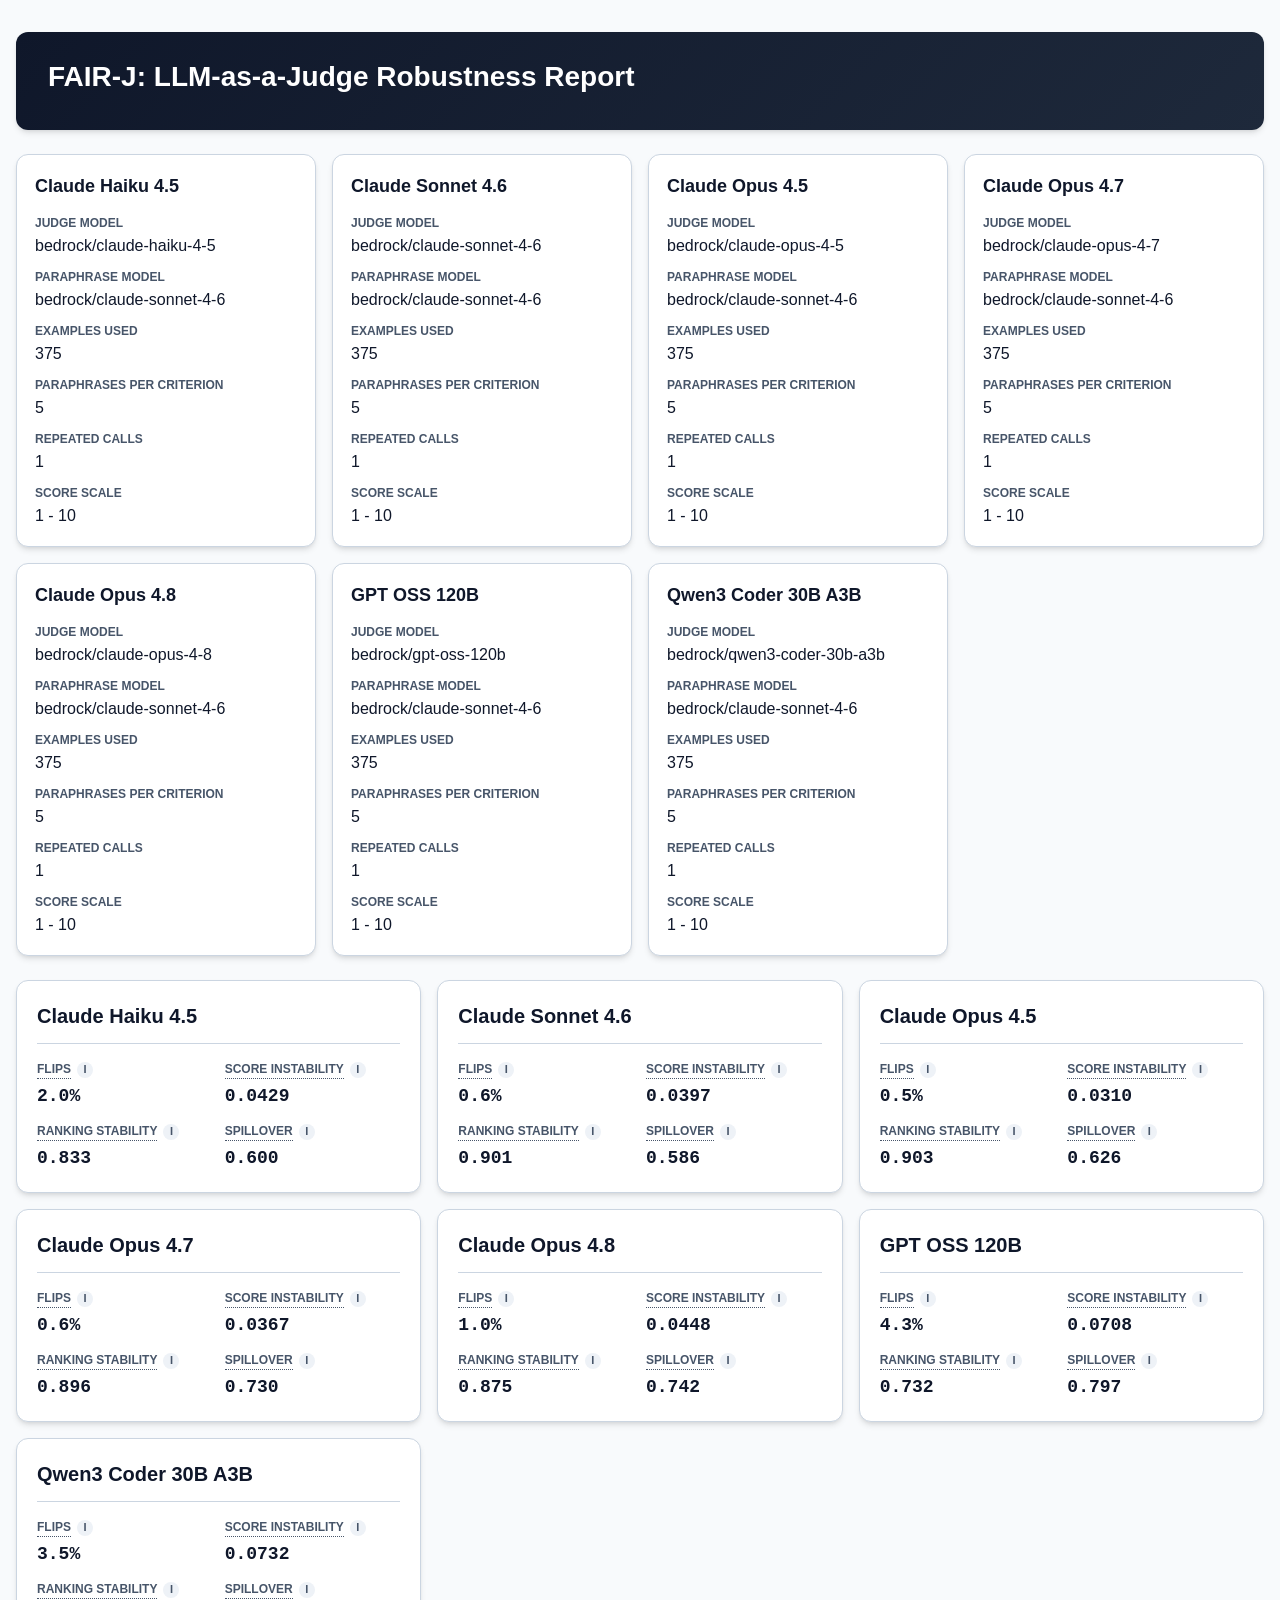
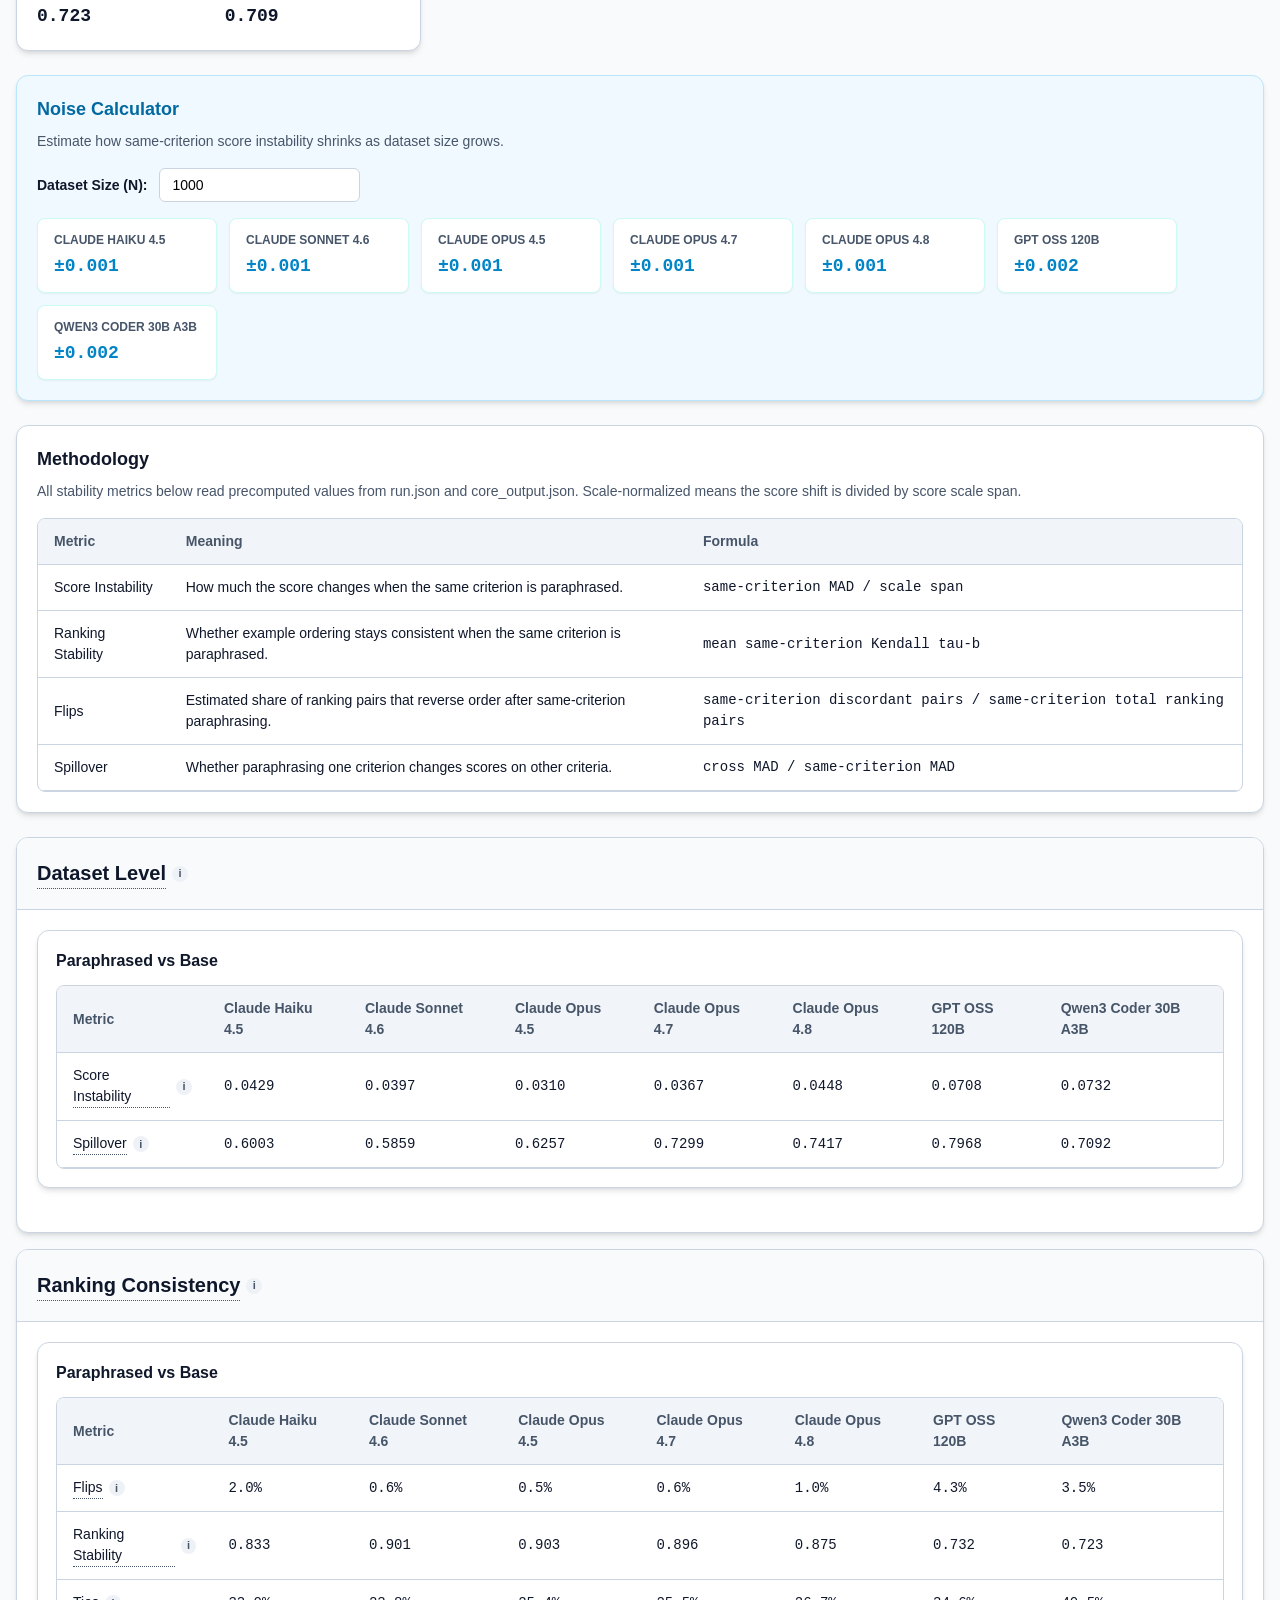
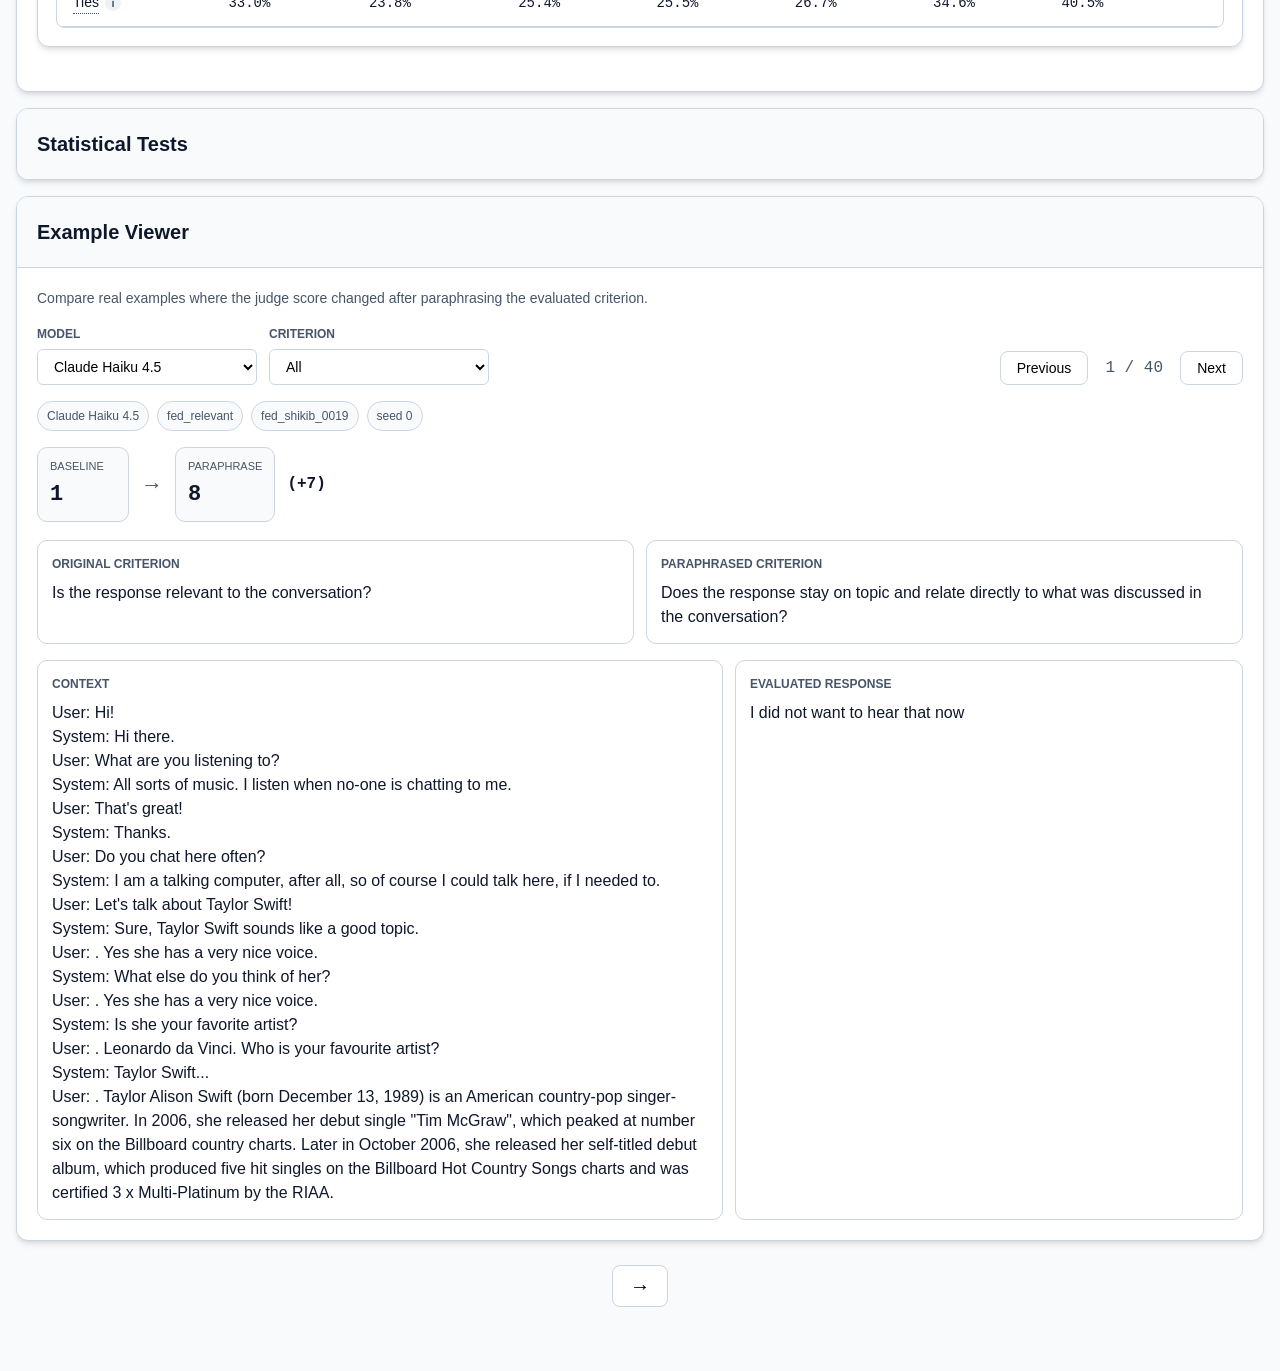
<file: reports/fed-1-10-1-seed-5-paraphrases-multi-model/index.html>
<!doctype html>
<html lang="en">
<head>
  <meta charset="utf-8">
  <meta name="viewport" content="width=device-width, initial-scale=1">
  <title>FAIR-J: LLM-as-a-Judge Robustness Report</title>
  <style>
    :root {
      color-scheme: light;
      --bg: #f8fafc;
      --panel: #ffffff;
      --ink: #0f172a;
      --muted: #475569;
      --line: #cbd5e1;
      --accent: #0284c7;
      --accent-soft: #e0f2fe;
      --bad: #dc2626;
      --warn: #d97706;
      --good: #16a34a;
      --shadow: 0 4px 6px -1px rgb(0 0 0 / 0.1), 0 2px 4px -2px rgb(0 0 0 / 0.1);
      --radius: 12px;
      --mono: ui-monospace, SFMono-Regular, Menlo, monospace;
      --sans: -apple-system, BlinkMacSystemFont, "Segoe UI", Roboto, Helvetica, Arial, sans-serif;
    }
    * { box-sizing: border-box; }
    body {
      margin: 0;
      font-family: var(--sans);
      background: var(--bg);
      color: var(--ink);
      line-height: 1.5;
    }
    main {
      width: min(1400px, calc(100vw - 32px));
      margin: 32px auto 64px;
    }
    .hero {
      background: linear-gradient(135deg, #0f172a, #1e293b);
      color: white;
      padding: 24px 32px;
      border-radius: var(--radius);
      box-shadow: var(--shadow);
      margin-bottom: 24px;
    }
    .hero h1 {
      margin: 0 0 8px;
      font-size: 28px;
    }
    .hero p {
      margin: 0;
      color: rgba(255, 255, 255, 0.9);
      font-size: 16px;
      max-width: 1000px;
    }
    .report-page {
      display: none;
    }
    .report-page.is-active {
      display: block;
    }
    .controls {
      display: flex;
      flex-wrap: wrap;
      gap: 12px;
      margin-bottom: 24px;
    }
    button {
      border: 1px solid var(--line);
      background: var(--panel);
      border-radius: 8px;
      padding: 8px 16px;
      cursor: pointer;
      font-size: 14px;
      font-weight: 500;
    }
    button:hover {
      background: #f1f5f9;
    }
    .summary-grid,
    .group-grid {
      display: grid;
      grid-template-columns: repeat(auto-fit, minmax(320px, 1fr));
      gap: 16px;
      margin-bottom: 24px;
    }
    .summary-card,
    .group-card,
    details.section {
      background: var(--panel);
      border: 1px solid var(--line);
      border-radius: var(--radius);
      box-shadow: var(--shadow);
    }
    .summary-card {
      padding: 20px;
      display: flex;
      flex-direction: column;
    }
    .summary-card h2 {
      margin: 0 0 12px;
      font-size: 20px;
    }
    .summary-verdict {
      font-size: 18px;
      font-weight: 700;
      margin-bottom: 8px;
    }
    .summary-reason {
      color: var(--muted);
      font-size: 14px;
      line-height: 1.4;
    }
    .stat-list {
      display: grid;
      grid-template-columns: repeat(auto-fit, minmax(140px, 1fr));
      gap: 12px;
      margin-top: auto;
      border-top: 1px solid var(--line);
      padding-top: 16px;
    }
    .context-grid {
      display: grid;
      grid-template-columns: repeat(auto-fit, minmax(280px, 1fr));
      gap: 16px;
      margin-bottom: 24px;
    }
    .context-card {
      background: var(--panel);
      border: 1px solid var(--line);
      border-radius: var(--radius);
      box-shadow: var(--shadow);
      padding: 18px;
    }
    .context-card h3 {
      margin: 0 0 14px;
      font-size: 18px;
    }
    .context-card dl {
      margin: 0;
      display: grid;
      grid-template-columns: minmax(0, 1fr);
      gap: 10px;
    }
    .context-card dt {
      color: var(--muted);
      font-size: 12px;
      font-weight: 600;
      text-transform: uppercase;
      margin: 0 0 2px;
    }
    .context-card dd {
      margin: 0;
      color: var(--ink);
      word-break: break-word;
    }
    .stat-item {
      display: flex;
      flex-direction: column;
    }
    .stat-item .label {
      color: var(--muted);
      font-size: 12px;
      text-transform: uppercase;
      font-weight: 600;
    }
    .stat-item .value {
      font-family: var(--mono);
      font-size: 18px;
      font-weight: 700;
      color: var(--ink);
      margin-top: 4px;
    }
    .calculator-card {
      margin-bottom: 24px;
      border-color: #bae6fd;
      background: #f0f9ff;
    }
    .calculator-card h3 {
      margin: 0 0 8px;
      color: #0369a1;
      font-size: 18px;
    }
    .calculator-card p {
      margin: 0 0 16px;
      color: var(--muted);
      font-size: 14px;
    }
    .calculator-input-row {
      display: flex;
      align-items: center;
      flex-wrap: wrap;
      gap: 12px;
    }
    .calculator-input-row label {
      font-weight: 600;
      color: #0f172a;
      font-size: 14px;
    }
    .calculator-input-row input,
    select {
      padding: 8px 12px;
      border-radius: 6px;
      border: 1px solid var(--line);
      font-size: 14px;
      background: #fff;
      min-width: 160px;
    }
    .calculator-results {
      display: flex;
      gap: 12px;
      flex-wrap: wrap;
      margin-top: 16px;
    }
    .calc-result-card {
      background: white;
      padding: 12px 16px;
      border-radius: 8px;
      border: 1px solid #ccfbf1;
      font-size: 14px;
      min-width: 180px;
      box-shadow: 0 1px 2px rgba(0,0,0,0.05);
    }
    .calc-model {
      color: var(--muted);
      font-size: 12px;
      text-transform: uppercase;
      font-weight: 600;
      margin-bottom: 4px;
    }
    .calc-noise {
      color: #0284c7;
      font-size: 18px;
      font-family: var(--mono);
    }
    details.section {
      margin-bottom: 16px;
      overflow: hidden;
    }
    details.section > summary {
      cursor: pointer;
      padding: 20px;
      font-size: 20px;
      font-weight: 600;
      background: #f8fafc;
      list-style: none;
    }
    details.section > summary::-webkit-details-marker {
      display: none;
    }
    details.section[open] > summary {
      border-bottom: 1px solid var(--line);
    }
    .section-body {
      padding: 20px;
    }
    .section-explainer {
      color: var(--muted);
      margin-top: 0;
      margin-bottom: 16px;
      font-size: 14px;
    }
    .group-card {
      padding: 18px;
    }
    .group-card h4 {
      margin: 0 0 12px;
      font-size: 16px;
    }
    .methodology-card {
      margin-bottom: 24px;
      padding: 20px;
    }
    .methodology-card h3 {
      margin: 0 0 8px;
      font-size: 18px;
    }
    .methodology-card p {
      margin: 0 0 16px;
      color: var(--muted);
      font-size: 14px;
    }
    .table-wrap {
      overflow-x: auto;
      border-radius: 8px;
      border: 1px solid var(--line);
      background: var(--panel);
    }
    table {
      width: 100%;
      border-collapse: collapse;
      text-align: left;
      font-size: 14px;
    }
    th,
    td {
      padding: 12px 16px;
      border-bottom: 1px solid var(--line);
    }
    th {
      background: #f1f5f9;
      color: var(--muted);
      font-weight: 600;
    }
    .value {
      font-family: var(--mono);
    }
    .control-row {
      display: flex;
      gap: 16px;
      margin-bottom: 16px;
      align-items: flex-end;
      flex-wrap: wrap;
    }
    .control-field {
      display: flex;
      flex-direction: column;
      gap: 6px;
    }
    .control-field label {
      font-size: 12px;
      color: var(--muted);
      font-weight: 600;
      text-transform: uppercase;
    }
    .stat-scope {
      display: none;
    }
    .stat-scope.is-active {
      display: block;
    }
    .good {
      color: var(--good);
      font-weight: 700;
    }
    .bad {
      color: var(--bad);
      font-weight: 700;
    }
    .warn {
      color: var(--warn);
      font-weight: 700;
    }
    .muted {
      color: var(--muted);
    }
    .help-label {
      display: inline-flex;
      align-items: center;
      gap: 6px;
      position: relative;
    }
    .help-label[data-help] {
      cursor: help;
    }
    .help-label[data-help] .help-text {
      border-bottom: 1px dotted var(--muted);
    }
    .help-icon {
      display: inline-flex;
      align-items: center;
      justify-content: center;
      width: 16px;
      height: 16px;
      border-radius: 999px;
      background: #eef2f7;
      color: var(--muted);
      font-size: 11px;
      font-weight: 700;
      line-height: 1;
    }
    .app-tooltip {
      position: fixed;
      z-index: 9999;
      max-width: 320px;
      padding: 10px 12px;
      border-radius: 10px;
      background: rgba(15, 23, 42, 0.96);
      color: white;
      font-size: 12px;
      line-height: 1.45;
      box-shadow: 0 10px 30px rgba(0, 0, 0, 0.18);
      pointer-events: none;
      opacity: 0;
      transform: translateY(4px);
      transition: opacity 120ms ease, transform 120ms ease;
    }
    .app-tooltip.is-visible {
      opacity: 1;
      transform: translateY(0);
    }
    .page-nav {
      display: flex;
      justify-content: center;
      margin-top: 24px;
    }
    .page-toggle {
      min-width: 56px;
      font-size: 20px;
      line-height: 1;
      padding: 10px 16px;
    }
    @media (max-width: 720px) {
      main {
        width: min(100vw - 20px, 1400px);
        margin: 20px auto 40px;
      }
      .hero {
        padding: 18px;
      }
      .hero h1 {
        font-size: 24px;
      }
      details.section > summary,
      .section-body,
      .summary-card,
      .group-card {
        padding: 16px;
      }
      th,
      td {
        padding: 10px 12px;
      }
    }

    .example-viewer-card { margin-bottom: 24px; }
    .example-viewer-controls { display: flex; flex-wrap: wrap; gap: 12px; align-items: end; margin-bottom: 16px; }
    .example-viewer-controls label { display: grid; gap: 6px; color: var(--muted); font-size: 12px; font-weight: 600; text-transform: uppercase; }
    .example-viewer-controls select { min-width: 220px; }
    .example-nav { display: flex; gap: 8px; align-items: center; margin-left: auto; }
    .example-counter { min-width: 76px; color: var(--muted); text-align: center; font-family: var(--mono); }
    .example-meta { display: flex; flex-wrap: wrap; gap: 8px; margin-bottom: 16px; }
    .example-chip { border: 1px solid var(--line); border-radius: 999px; padding: 5px 9px; background: #f8fafc; color: var(--muted); font-size: 12px; }
    .score-transition { display: flex; align-items: center; gap: 12px; margin: 4px 0 18px; }
    .score-box { min-width: 92px; border: 1px solid var(--line); border-radius: 10px; padding: 10px 12px; background: #f8fafc; }
    .score-box span { display: block; color: var(--muted); font-size: 11px; text-transform: uppercase; }
    .score-box strong { display: block; margin-top: 3px; font-family: var(--mono); font-size: 22px; }
    .score-arrow { color: var(--muted); font-size: 22px; }
    .score-delta { font-family: var(--mono); font-weight: 700; }
    .criterion-compare { display: grid; grid-template-columns: repeat(2, minmax(0, 1fr)); gap: 12px; margin-bottom: 16px; }
    .criterion-pane, .example-text-pane { border: 1px solid var(--line); border-radius: 10px; padding: 14px; background: #fff; }
    .criterion-pane h4, .example-text-pane h4 { margin: 0 0 8px; color: var(--muted); font-size: 12px; text-transform: uppercase; }
    .criterion-pane p, .example-text-pane p { margin: 0; white-space: pre-wrap; overflow-wrap: anywhere; }
    .example-text-grid { display: grid; grid-template-columns: minmax(0, 1.35fr) minmax(0, 1fr); gap: 12px; }
    .example-empty { color: var(--muted); padding: 20px 0; }
    @media (max-width: 720px) {
      .criterion-compare, .example-text-grid { grid-template-columns: 1fr; }
      .example-nav { width: 100%; margin-left: 0; }
    }
  </style>
</head>
<body>

  <main>
    <section class="hero">
      <h1>FAIR-J: LLM-as-a-Judge Robustness Report</h1>
    </section>

    <section class="report-page is-active" data-page="overview">
      <section>
        <div class="context-grid">

          <article class="context-card">
            <h3>Claude Haiku 4.5</h3>
            <dl>

              <div>
                <dt>Judge model</dt>
                <dd>bedrock/claude-haiku-4-5</dd>
              </div>

              <div>
                <dt>Paraphrase model</dt>
                <dd>bedrock/claude-sonnet-4-6</dd>
              </div>

              <div>
                <dt>Examples used</dt>
                <dd>375</dd>
              </div>

              <div>
                <dt>Paraphrases per criterion</dt>
                <dd>5</dd>
              </div>

              <div>
                <dt>Repeated calls</dt>
                <dd>1</dd>
              </div>

              <div>
                <dt>Score scale</dt>
                <dd>1 - 10</dd>
              </div>

            </dl>
          </article>

          <article class="context-card">
            <h3>Claude Sonnet 4.6</h3>
            <dl>

              <div>
                <dt>Judge model</dt>
                <dd>bedrock/claude-sonnet-4-6</dd>
              </div>

              <div>
                <dt>Paraphrase model</dt>
                <dd>bedrock/claude-sonnet-4-6</dd>
              </div>

              <div>
                <dt>Examples used</dt>
                <dd>375</dd>
              </div>

              <div>
                <dt>Paraphrases per criterion</dt>
                <dd>5</dd>
              </div>

              <div>
                <dt>Repeated calls</dt>
                <dd>1</dd>
              </div>

              <div>
                <dt>Score scale</dt>
                <dd>1 - 10</dd>
              </div>

            </dl>
          </article>

          <article class="context-card">
            <h3>Claude Opus 4.5</h3>
            <dl>

              <div>
                <dt>Judge model</dt>
                <dd>bedrock/claude-opus-4-5</dd>
              </div>

              <div>
                <dt>Paraphrase model</dt>
                <dd>bedrock/claude-sonnet-4-6</dd>
              </div>

              <div>
                <dt>Examples used</dt>
                <dd>375</dd>
              </div>

              <div>
                <dt>Paraphrases per criterion</dt>
                <dd>5</dd>
              </div>

              <div>
                <dt>Repeated calls</dt>
                <dd>1</dd>
              </div>

              <div>
                <dt>Score scale</dt>
                <dd>1 - 10</dd>
              </div>

            </dl>
          </article>

          <article class="context-card">
            <h3>Claude Opus 4.7</h3>
            <dl>

              <div>
                <dt>Judge model</dt>
                <dd>bedrock/claude-opus-4-7</dd>
              </div>

              <div>
                <dt>Paraphrase model</dt>
                <dd>bedrock/claude-sonnet-4-6</dd>
              </div>

              <div>
                <dt>Examples used</dt>
                <dd>375</dd>
              </div>

              <div>
                <dt>Paraphrases per criterion</dt>
                <dd>5</dd>
              </div>

              <div>
                <dt>Repeated calls</dt>
                <dd>1</dd>
              </div>

              <div>
                <dt>Score scale</dt>
                <dd>1 - 10</dd>
              </div>

            </dl>
          </article>

          <article class="context-card">
            <h3>Claude Opus 4.8</h3>
            <dl>

              <div>
                <dt>Judge model</dt>
                <dd>bedrock/claude-opus-4-8</dd>
              </div>

              <div>
                <dt>Paraphrase model</dt>
                <dd>bedrock/claude-sonnet-4-6</dd>
              </div>

              <div>
                <dt>Examples used</dt>
                <dd>375</dd>
              </div>

              <div>
                <dt>Paraphrases per criterion</dt>
                <dd>5</dd>
              </div>

              <div>
                <dt>Repeated calls</dt>
                <dd>1</dd>
              </div>

              <div>
                <dt>Score scale</dt>
                <dd>1 - 10</dd>
              </div>

            </dl>
          </article>

          <article class="context-card">
            <h3>GPT OSS 120B</h3>
            <dl>

              <div>
                <dt>Judge model</dt>
                <dd>bedrock/gpt-oss-120b</dd>
              </div>

              <div>
                <dt>Paraphrase model</dt>
                <dd>bedrock/claude-sonnet-4-6</dd>
              </div>

              <div>
                <dt>Examples used</dt>
                <dd>375</dd>
              </div>

              <div>
                <dt>Paraphrases per criterion</dt>
                <dd>5</dd>
              </div>

              <div>
                <dt>Repeated calls</dt>
                <dd>1</dd>
              </div>

              <div>
                <dt>Score scale</dt>
                <dd>1 - 10</dd>
              </div>

            </dl>
          </article>

          <article class="context-card">
            <h3>Qwen3 Coder 30B A3B</h3>
            <dl>

              <div>
                <dt>Judge model</dt>
                <dd>bedrock/qwen3-coder-30b-a3b</dd>
              </div>

              <div>
                <dt>Paraphrase model</dt>
                <dd>bedrock/claude-sonnet-4-6</dd>
              </div>

              <div>
                <dt>Examples used</dt>
                <dd>375</dd>
              </div>

              <div>
                <dt>Paraphrases per criterion</dt>
                <dd>5</dd>
              </div>

              <div>
                <dt>Repeated calls</dt>
                <dd>1</dd>
              </div>

              <div>
                <dt>Score scale</dt>
                <dd>1 - 10</dd>
              </div>

            </dl>
          </article>

        </div>
      </section>

      <section class="summary-grid">

        <article class="summary-card">
          <h2>Claude Haiku 4.5</h2>
          <div class="stat-list">

            <div class="stat-item">
              <div class="label"><span class="help-label" data-help="Estimated share of ranking pairs that flip when the same criterion is paraphrased." tabindex="0" aria-label="Estimated share of ranking pairs that flip when the same criterion is paraphrased.">
      <span class="help-text">Flips</span>
      <span class="help-icon">i</span>
    </span></div>
              <div class="value">2.0%</div>
            </div>

            <div class="stat-item">
              <div class="label"><span class="help-label" data-help="Mean absolute score shift when the same criterion is paraphrased, normalized by score scale span. Lower is better." tabindex="0" aria-label="Mean absolute score shift when the same criterion is paraphrased, normalized by score scale span. Lower is better.">
      <span class="help-text">Score Instability</span>
      <span class="help-icon">i</span>
    </span></div>
              <div class="value">0.0429</div>
            </div>

            <div class="stat-item">
              <div class="label"><span class="help-label" data-help="Average Kendall&#39;s tau-b between baseline ranking and same-criterion paraphrased ranking. Higher is better." tabindex="0" aria-label="Average Kendall&#39;s tau-b between baseline ranking and same-criterion paraphrased ranking. Higher is better.">
      <span class="help-text">Ranking Stability</span>
      <span class="help-icon">i</span>
    </span></div>
              <div class="value">0.833</div>
            </div>

            <div class="stat-item">
              <div class="label"><span class="help-label" data-help="Cross-criterion normalized MAD divided by same-criterion normalized MAD. Lower means paraphrasing stays more isolated to the intended criterion." tabindex="0" aria-label="Cross-criterion normalized MAD divided by same-criterion normalized MAD. Lower means paraphrasing stays more isolated to the intended criterion.">
      <span class="help-text">Spillover</span>
      <span class="help-icon">i</span>
    </span></div>
              <div class="value">0.600</div>
            </div>

          </div>
        </article>

        <article class="summary-card">
          <h2>Claude Sonnet 4.6</h2>
          <div class="stat-list">

            <div class="stat-item">
              <div class="label"><span class="help-label" data-help="Estimated share of ranking pairs that flip when the same criterion is paraphrased." tabindex="0" aria-label="Estimated share of ranking pairs that flip when the same criterion is paraphrased.">
      <span class="help-text">Flips</span>
      <span class="help-icon">i</span>
    </span></div>
              <div class="value">0.6%</div>
            </div>

            <div class="stat-item">
              <div class="label"><span class="help-label" data-help="Mean absolute score shift when the same criterion is paraphrased, normalized by score scale span. Lower is better." tabindex="0" aria-label="Mean absolute score shift when the same criterion is paraphrased, normalized by score scale span. Lower is better.">
      <span class="help-text">Score Instability</span>
      <span class="help-icon">i</span>
    </span></div>
              <div class="value">0.0397</div>
            </div>

            <div class="stat-item">
              <div class="label"><span class="help-label" data-help="Average Kendall&#39;s tau-b between baseline ranking and same-criterion paraphrased ranking. Higher is better." tabindex="0" aria-label="Average Kendall&#39;s tau-b between baseline ranking and same-criterion paraphrased ranking. Higher is better.">
      <span class="help-text">Ranking Stability</span>
      <span class="help-icon">i</span>
    </span></div>
              <div class="value">0.901</div>
            </div>

            <div class="stat-item">
              <div class="label"><span class="help-label" data-help="Cross-criterion normalized MAD divided by same-criterion normalized MAD. Lower means paraphrasing stays more isolated to the intended criterion." tabindex="0" aria-label="Cross-criterion normalized MAD divided by same-criterion normalized MAD. Lower means paraphrasing stays more isolated to the intended criterion.">
      <span class="help-text">Spillover</span>
      <span class="help-icon">i</span>
    </span></div>
              <div class="value">0.586</div>
            </div>

          </div>
        </article>

        <article class="summary-card">
          <h2>Claude Opus 4.5</h2>
          <div class="stat-list">

            <div class="stat-item">
              <div class="label"><span class="help-label" data-help="Estimated share of ranking pairs that flip when the same criterion is paraphrased." tabindex="0" aria-label="Estimated share of ranking pairs that flip when the same criterion is paraphrased.">
      <span class="help-text">Flips</span>
      <span class="help-icon">i</span>
    </span></div>
              <div class="value">0.5%</div>
            </div>

            <div class="stat-item">
              <div class="label"><span class="help-label" data-help="Mean absolute score shift when the same criterion is paraphrased, normalized by score scale span. Lower is better." tabindex="0" aria-label="Mean absolute score shift when the same criterion is paraphrased, normalized by score scale span. Lower is better.">
      <span class="help-text">Score Instability</span>
      <span class="help-icon">i</span>
    </span></div>
              <div class="value">0.0310</div>
            </div>

            <div class="stat-item">
              <div class="label"><span class="help-label" data-help="Average Kendall&#39;s tau-b between baseline ranking and same-criterion paraphrased ranking. Higher is better." tabindex="0" aria-label="Average Kendall&#39;s tau-b between baseline ranking and same-criterion paraphrased ranking. Higher is better.">
      <span class="help-text">Ranking Stability</span>
      <span class="help-icon">i</span>
    </span></div>
              <div class="value">0.903</div>
            </div>

            <div class="stat-item">
              <div class="label"><span class="help-label" data-help="Cross-criterion normalized MAD divided by same-criterion normalized MAD. Lower means paraphrasing stays more isolated to the intended criterion." tabindex="0" aria-label="Cross-criterion normalized MAD divided by same-criterion normalized MAD. Lower means paraphrasing stays more isolated to the intended criterion.">
      <span class="help-text">Spillover</span>
      <span class="help-icon">i</span>
    </span></div>
              <div class="value">0.626</div>
            </div>

          </div>
        </article>

        <article class="summary-card">
          <h2>Claude Opus 4.7</h2>
          <div class="stat-list">

            <div class="stat-item">
              <div class="label"><span class="help-label" data-help="Estimated share of ranking pairs that flip when the same criterion is paraphrased." tabindex="0" aria-label="Estimated share of ranking pairs that flip when the same criterion is paraphrased.">
      <span class="help-text">Flips</span>
      <span class="help-icon">i</span>
    </span></div>
              <div class="value">0.6%</div>
            </div>

            <div class="stat-item">
              <div class="label"><span class="help-label" data-help="Mean absolute score shift when the same criterion is paraphrased, normalized by score scale span. Lower is better." tabindex="0" aria-label="Mean absolute score shift when the same criterion is paraphrased, normalized by score scale span. Lower is better.">
      <span class="help-text">Score Instability</span>
      <span class="help-icon">i</span>
    </span></div>
              <div class="value">0.0367</div>
            </div>

            <div class="stat-item">
              <div class="label"><span class="help-label" data-help="Average Kendall&#39;s tau-b between baseline ranking and same-criterion paraphrased ranking. Higher is better." tabindex="0" aria-label="Average Kendall&#39;s tau-b between baseline ranking and same-criterion paraphrased ranking. Higher is better.">
      <span class="help-text">Ranking Stability</span>
      <span class="help-icon">i</span>
    </span></div>
              <div class="value">0.896</div>
            </div>

            <div class="stat-item">
              <div class="label"><span class="help-label" data-help="Cross-criterion normalized MAD divided by same-criterion normalized MAD. Lower means paraphrasing stays more isolated to the intended criterion." tabindex="0" aria-label="Cross-criterion normalized MAD divided by same-criterion normalized MAD. Lower means paraphrasing stays more isolated to the intended criterion.">
      <span class="help-text">Spillover</span>
      <span class="help-icon">i</span>
    </span></div>
              <div class="value">0.730</div>
            </div>

          </div>
        </article>

        <article class="summary-card">
          <h2>Claude Opus 4.8</h2>
          <div class="stat-list">

            <div class="stat-item">
              <div class="label"><span class="help-label" data-help="Estimated share of ranking pairs that flip when the same criterion is paraphrased." tabindex="0" aria-label="Estimated share of ranking pairs that flip when the same criterion is paraphrased.">
      <span class="help-text">Flips</span>
      <span class="help-icon">i</span>
    </span></div>
              <div class="value">1.0%</div>
            </div>

            <div class="stat-item">
              <div class="label"><span class="help-label" data-help="Mean absolute score shift when the same criterion is paraphrased, normalized by score scale span. Lower is better." tabindex="0" aria-label="Mean absolute score shift when the same criterion is paraphrased, normalized by score scale span. Lower is better.">
      <span class="help-text">Score Instability</span>
      <span class="help-icon">i</span>
    </span></div>
              <div class="value">0.0448</div>
            </div>

            <div class="stat-item">
              <div class="label"><span class="help-label" data-help="Average Kendall&#39;s tau-b between baseline ranking and same-criterion paraphrased ranking. Higher is better." tabindex="0" aria-label="Average Kendall&#39;s tau-b between baseline ranking and same-criterion paraphrased ranking. Higher is better.">
      <span class="help-text">Ranking Stability</span>
      <span class="help-icon">i</span>
    </span></div>
              <div class="value">0.875</div>
            </div>

            <div class="stat-item">
              <div class="label"><span class="help-label" data-help="Cross-criterion normalized MAD divided by same-criterion normalized MAD. Lower means paraphrasing stays more isolated to the intended criterion." tabindex="0" aria-label="Cross-criterion normalized MAD divided by same-criterion normalized MAD. Lower means paraphrasing stays more isolated to the intended criterion.">
      <span class="help-text">Spillover</span>
      <span class="help-icon">i</span>
    </span></div>
              <div class="value">0.742</div>
            </div>

          </div>
        </article>

        <article class="summary-card">
          <h2>GPT OSS 120B</h2>
          <div class="stat-list">

            <div class="stat-item">
              <div class="label"><span class="help-label" data-help="Estimated share of ranking pairs that flip when the same criterion is paraphrased." tabindex="0" aria-label="Estimated share of ranking pairs that flip when the same criterion is paraphrased.">
      <span class="help-text">Flips</span>
      <span class="help-icon">i</span>
    </span></div>
              <div class="value">4.3%</div>
            </div>

            <div class="stat-item">
              <div class="label"><span class="help-label" data-help="Mean absolute score shift when the same criterion is paraphrased, normalized by score scale span. Lower is better." tabindex="0" aria-label="Mean absolute score shift when the same criterion is paraphrased, normalized by score scale span. Lower is better.">
      <span class="help-text">Score Instability</span>
      <span class="help-icon">i</span>
    </span></div>
              <div class="value">0.0708</div>
            </div>

            <div class="stat-item">
              <div class="label"><span class="help-label" data-help="Average Kendall&#39;s tau-b between baseline ranking and same-criterion paraphrased ranking. Higher is better." tabindex="0" aria-label="Average Kendall&#39;s tau-b between baseline ranking and same-criterion paraphrased ranking. Higher is better.">
      <span class="help-text">Ranking Stability</span>
      <span class="help-icon">i</span>
    </span></div>
              <div class="value">0.732</div>
            </div>

            <div class="stat-item">
              <div class="label"><span class="help-label" data-help="Cross-criterion normalized MAD divided by same-criterion normalized MAD. Lower means paraphrasing stays more isolated to the intended criterion." tabindex="0" aria-label="Cross-criterion normalized MAD divided by same-criterion normalized MAD. Lower means paraphrasing stays more isolated to the intended criterion.">
      <span class="help-text">Spillover</span>
      <span class="help-icon">i</span>
    </span></div>
              <div class="value">0.797</div>
            </div>

          </div>
        </article>

        <article class="summary-card">
          <h2>Qwen3 Coder 30B A3B</h2>
          <div class="stat-list">

            <div class="stat-item">
              <div class="label"><span class="help-label" data-help="Estimated share of ranking pairs that flip when the same criterion is paraphrased." tabindex="0" aria-label="Estimated share of ranking pairs that flip when the same criterion is paraphrased.">
      <span class="help-text">Flips</span>
      <span class="help-icon">i</span>
    </span></div>
              <div class="value">3.5%</div>
            </div>

            <div class="stat-item">
              <div class="label"><span class="help-label" data-help="Mean absolute score shift when the same criterion is paraphrased, normalized by score scale span. Lower is better." tabindex="0" aria-label="Mean absolute score shift when the same criterion is paraphrased, normalized by score scale span. Lower is better.">
      <span class="help-text">Score Instability</span>
      <span class="help-icon">i</span>
    </span></div>
              <div class="value">0.0732</div>
            </div>

            <div class="stat-item">
              <div class="label"><span class="help-label" data-help="Average Kendall&#39;s tau-b between baseline ranking and same-criterion paraphrased ranking. Higher is better." tabindex="0" aria-label="Average Kendall&#39;s tau-b between baseline ranking and same-criterion paraphrased ranking. Higher is better.">
      <span class="help-text">Ranking Stability</span>
      <span class="help-icon">i</span>
    </span></div>
              <div class="value">0.723</div>
            </div>

            <div class="stat-item">
              <div class="label"><span class="help-label" data-help="Cross-criterion normalized MAD divided by same-criterion normalized MAD. Lower means paraphrasing stays more isolated to the intended criterion." tabindex="0" aria-label="Cross-criterion normalized MAD divided by same-criterion normalized MAD. Lower means paraphrasing stays more isolated to the intended criterion.">
      <span class="help-text">Spillover</span>
      <span class="help-icon">i</span>
    </span></div>
              <div class="value">0.709</div>
            </div>

          </div>
        </article>

      </section>

      <section class="summary-card calculator-card">
        <div>
          <h3>Noise Calculator</h3>
          <p>Estimate how same-criterion score instability shrinks as dataset size grows.</p>
          <div class="calculator-input-row">
            <label for="calc-n">Dataset Size (N):</label>
            <input type="number" id="calc-n" value="1000" min="1">
          </div>
        </div>
        <div id="calc-results" class="calculator-results"></div>
      </section>

      <section class="group-card methodology-card">
        <h3>Methodology</h3>
        <p>All stability metrics below read precomputed values from run.json and core_output.json. Scale-normalized means the score shift is divided by score scale span.</p>
        <div class="table-wrap">
          <table>
            <thead>
              <tr>
                <th>Metric</th>
                <th>Meaning</th>
                <th>Formula</th>
              </tr>
            </thead>
            <tbody>

              <tr>
                <td>Score Instability</td>
                <td>How much the score changes when the same criterion is paraphrased.</td>
                <td class="value">same-criterion MAD / scale span</td>
              </tr>

              <tr>
                <td>Ranking Stability</td>
                <td>Whether example ordering stays consistent when the same criterion is paraphrased.</td>
                <td class="value">mean same-criterion Kendall tau-b</td>
              </tr>

              <tr>
                <td>Flips</td>
                <td>Estimated share of ranking pairs that reverse order after same-criterion paraphrasing.</td>
                <td class="value">same-criterion discordant pairs / same-criterion total ranking pairs</td>
              </tr>

              <tr>
                <td>Spillover</td>
                <td>Whether paraphrasing one criterion changes scores on other criteria.</td>
                <td class="value">cross MAD / same-criterion MAD</td>
              </tr>

            </tbody>
          </table>
        </div>
      </section>


      <details class="section" open>
        <summary><span class="help-label" data-help="Are scores stable when the same criterion is paraphrased? Lower score instability values and lower spillover mean cleaner dataset-level comparisons." tabindex="0" aria-label="Are scores stable when the same criterion is paraphrased? Lower score instability values and lower spillover mean cleaner dataset-level comparisons.">
      <span class="help-text">Dataset Level</span>
      <span class="help-icon">i</span>
    </span></summary>
        <div class="section-body">
          <div class="group-grid">

            <section class="group-card">
              <h4>Paraphrased vs Base</h4>
              <div class="table-wrap">
                <table>
                  <thead>
                    <tr>
                      <th>Metric</th>

                      <th>Claude Haiku 4.5</th>

                      <th>Claude Sonnet 4.6</th>

                      <th>Claude Opus 4.5</th>

                      <th>Claude Opus 4.7</th>

                      <th>Claude Opus 4.8</th>

                      <th>GPT OSS 120B</th>

                      <th>Qwen3 Coder 30B A3B</th>

                    </tr>
                  </thead>
                  <tbody>

                    <tr>
                      <td><span class="help-label" data-help="Mean absolute score shift when the same criterion is paraphrased, normalized by score scale span. Lower is better." tabindex="0" aria-label="Mean absolute score shift when the same criterion is paraphrased, normalized by score scale span. Lower is better.">
      <span class="help-text">Score Instability</span>
      <span class="help-icon">i</span>
    </span></td>

                      <td class="value ">0.0429</td>

                      <td class="value ">0.0397</td>

                      <td class="value ">0.0310</td>

                      <td class="value ">0.0367</td>

                      <td class="value ">0.0448</td>

                      <td class="value ">0.0708</td>

                      <td class="value ">0.0732</td>

                    </tr>

                    <tr>
                      <td><span class="help-label" data-help="Cross-criterion normalized MAD divided by same-criterion normalized MAD. Lower means paraphrasing stays more isolated to the intended criterion." tabindex="0" aria-label="Cross-criterion normalized MAD divided by same-criterion normalized MAD. Lower means paraphrasing stays more isolated to the intended criterion.">
      <span class="help-text">Spillover</span>
      <span class="help-icon">i</span>
    </span></td>

                      <td class="value ">0.6003</td>

                      <td class="value ">0.5859</td>

                      <td class="value ">0.6257</td>

                      <td class="value ">0.7299</td>

                      <td class="value ">0.7417</td>

                      <td class="value ">0.7968</td>

                      <td class="value ">0.7092</td>

                    </tr>

                  </tbody>
                </table>
              </div>
            </section>

          </div>
        </div>
      </details>

      <details class="section" open>
        <summary><span class="help-label" data-help="Does the judge preserve example ordering when the same criterion is rewritten? Higher ranking stability and lower flips are better." tabindex="0" aria-label="Does the judge preserve example ordering when the same criterion is rewritten? Higher ranking stability and lower flips are better.">
      <span class="help-text">Ranking Consistency</span>
      <span class="help-icon">i</span>
    </span></summary>
        <div class="section-body">
          <div class="group-grid">

            <section class="group-card">
              <h4>Paraphrased vs Base</h4>
              <div class="table-wrap">
                <table>
                  <thead>
                    <tr>
                      <th>Metric</th>

                      <th>Claude Haiku 4.5</th>

                      <th>Claude Sonnet 4.6</th>

                      <th>Claude Opus 4.5</th>

                      <th>Claude Opus 4.7</th>

                      <th>Claude Opus 4.8</th>

                      <th>GPT OSS 120B</th>

                      <th>Qwen3 Coder 30B A3B</th>

                    </tr>
                  </thead>
                  <tbody>

                    <tr>
                      <td><span class="help-label" data-help="Estimated share of ranking pairs that flip when the same criterion is paraphrased." tabindex="0" aria-label="Estimated share of ranking pairs that flip when the same criterion is paraphrased.">
      <span class="help-text">Flips</span>
      <span class="help-icon">i</span>
    </span></td>

                      <td class="value ">2.0%</td>

                      <td class="value ">0.6%</td>

                      <td class="value ">0.5%</td>

                      <td class="value ">0.6%</td>

                      <td class="value ">1.0%</td>

                      <td class="value ">4.3%</td>

                      <td class="value ">3.5%</td>

                    </tr>

                    <tr>
                      <td><span class="help-label" data-help="Average Kendall&#39;s tau-b between baseline ranking and same-criterion paraphrased ranking. Higher is better." tabindex="0" aria-label="Average Kendall&#39;s tau-b between baseline ranking and same-criterion paraphrased ranking. Higher is better.">
      <span class="help-text">Ranking Stability</span>
      <span class="help-icon">i</span>
    </span></td>

                      <td class="value ">0.833</td>

                      <td class="value ">0.901</td>

                      <td class="value ">0.903</td>

                      <td class="value ">0.896</td>

                      <td class="value ">0.875</td>

                      <td class="value ">0.732</td>

                      <td class="value ">0.723</td>

                    </tr>

                    <tr>
                      <td><span class="help-label" data-help="Share of example pairs that receive tied scores when the same criterion is paraphrased." tabindex="0" aria-label="Share of example pairs that receive tied scores when the same criterion is paraphrased.">
      <span class="help-text">Ties</span>
      <span class="help-icon">i</span>
    </span></td>

                      <td class="value ">33.0%</td>

                      <td class="value ">23.8%</td>

                      <td class="value ">25.4%</td>

                      <td class="value ">25.5%</td>

                      <td class="value ">26.7%</td>

                      <td class="value ">34.6%</td>

                      <td class="value ">40.5%</td>

                    </tr>

                  </tbody>
                </table>
              </div>
            </section>

          </div>
        </div>
      </details>


      <details class="section">
        <summary>Statistical Tests</summary>
        <div class="section-body">
          <div class="control-row">
            <div class="control-field">
              <label for="stat-combined-select">Score</label>
              <select id="stat-combined-select" data-stat-combined-select>

                <option value="fed_diverse">fed diverse</option>

                <option value="fed_fluent">fed fluent</option>

                <option value="fed_interesting">fed interesting</option>

                <option value="fed_likeable">fed likeable</option>

                <option value="fed_relevant">fed relevant</option>

                <option value="fed_understandable">fed understandable</option>

                <option value="__total__">Total Score (All criteria pooled)</option>

              </select>
            </div>
          </div>

          <div class="stat-scope is-active" data-stat-scope="fed_diverse">
            <div class="group-grid">

              <section class="group-card">
                <h4>Paraphrased vs Base</h4>
                <div class="table-wrap">
                  <table>
                    <thead>
                      <tr>
                        <th>Metric</th>

                        <th>Claude Haiku 4.5</th>

                        <th>Claude Sonnet 4.6</th>

                        <th>Claude Opus 4.5</th>

                        <th>Claude Opus 4.7</th>

                        <th>Claude Opus 4.8</th>

                        <th>GPT OSS 120B</th>

                        <th>Qwen3 Coder 30B A3B</th>

                      </tr>
                    </thead>
                    <tbody>

                      <tr>
                        <td><span class="help-label" data-help="Number of paired observations used by the statistical test." tabindex="0" aria-label="Number of paired observations used by the statistical test.">
      <span class="help-text">N</span>
      <span class="help-icon">i</span>
    </span></td>

                        <td class="value ">375</td>

                        <td class="value ">375</td>

                        <td class="value ">375</td>

                        <td class="value ">375</td>

                        <td class="value ">375</td>

                        <td class="value ">375</td>

                        <td class="value ">375</td>

                      </tr>

                      <tr>
                        <td><span class="help-label" data-help="Average baseline minus perturbation score difference." tabindex="0" aria-label="Average baseline minus perturbation score difference.">
      <span class="help-text">Δ</span>
      <span class="help-icon">i</span>
    </span></td>

                        <td class="value ">-0.131</td>

                        <td class="value ">-0.049</td>

                        <td class="value ">0.053</td>

                        <td class="value ">-0.146</td>

                        <td class="value ">-0.221</td>

                        <td class="value ">-0.241</td>

                        <td class="value ">-0.134</td>

                      </tr>

                      <tr>
                        <td><span class="help-label" data-help="Paired t-test p-value for baseline versus perturbation differences." tabindex="0" aria-label="Paired t-test p-value for baseline versus perturbation differences.">
      <span class="help-text">Paired t-test p-value</span>
      <span class="help-icon">i</span>
    </span></td>

                        <td class="value good">0.000</td>

                        <td class="value good">0.003</td>

                        <td class="value good">0.001</td>

                        <td class="value good">0.000</td>

                        <td class="value good">0.000</td>

                        <td class="value good">0.000</td>

                        <td class="value good">0.001</td>

                      </tr>

                      <tr>
                        <td><span class="help-label" data-help="Wilcoxon signed-rank p-value for paired differences." tabindex="0" aria-label="Wilcoxon signed-rank p-value for paired differences.">
      <span class="help-text">Wilcoxon p-value</span>
      <span class="help-icon">i</span>
    </span></td>

                        <td class="value good">0.000</td>

                        <td class="value good">0.000</td>

                        <td class="value good">0.002</td>

                        <td class="value good">0.000</td>

                        <td class="value good">0.000</td>

                        <td class="value good">0.000</td>

                        <td class="value good">0.000</td>

                      </tr>

                      <tr>
                        <td><span class="help-label" data-help="Permutation test p-value for paired differences." tabindex="0" aria-label="Permutation test p-value for paired differences.">
      <span class="help-text">Permutation p-value</span>
      <span class="help-icon">i</span>
    </span></td>

                        <td class="value good">0.002</td>

                        <td class="value good">0.002</td>

                        <td class="value good">0.006</td>

                        <td class="value good">0.002</td>

                        <td class="value good">0.002</td>

                        <td class="value good">0.002</td>

                        <td class="value good">0.002</td>

                      </tr>

                    </tbody>
                  </table>
                </div>
              </section>

              <section class="group-card">
                <h4>Deleted vs Base</h4>
                <div class="table-wrap">
                  <table>
                    <thead>
                      <tr>
                        <th>Metric</th>

                        <th>Claude Haiku 4.5</th>

                        <th>Claude Sonnet 4.6</th>

                        <th>Claude Opus 4.5</th>

                        <th>Claude Opus 4.7</th>

                        <th>Claude Opus 4.8</th>

                        <th>GPT OSS 120B</th>

                        <th>Qwen3 Coder 30B A3B</th>

                      </tr>
                    </thead>
                    <tbody>

                      <tr>
                        <td><span class="help-label" data-help="Number of paired observations used by the statistical test." tabindex="0" aria-label="Number of paired observations used by the statistical test.">
      <span class="help-text">N</span>
      <span class="help-icon">i</span>
    </span></td>

                        <td class="value ">375</td>

                        <td class="value ">375</td>

                        <td class="value ">375</td>

                        <td class="value ">375</td>

                        <td class="value ">375</td>

                        <td class="value ">375</td>

                        <td class="value ">375</td>

                      </tr>

                      <tr>
                        <td><span class="help-label" data-help="Average baseline minus perturbation score difference." tabindex="0" aria-label="Average baseline minus perturbation score difference.">
      <span class="help-text">Δ</span>
      <span class="help-icon">i</span>
    </span></td>

                        <td class="value ">-0.091</td>

                        <td class="value ">-0.169</td>

                        <td class="value ">-0.142</td>

                        <td class="value ">-0.070</td>

                        <td class="value ">-0.183</td>

                        <td class="value ">-0.077</td>

                        <td class="value ">0.020</td>

                      </tr>

                      <tr>
                        <td><span class="help-label" data-help="Paired t-test p-value for baseline versus perturbation differences." tabindex="0" aria-label="Paired t-test p-value for baseline versus perturbation differences.">
      <span class="help-text">Paired t-test p-value</span>
      <span class="help-icon">i</span>
    </span></td>

                        <td class="value good">0.004</td>

                        <td class="value good">0.000</td>

                        <td class="value good">0.000</td>

                        <td class="value good">0.002</td>

                        <td class="value good">0.000</td>

                        <td class="value muted">0.077</td>

                        <td class="value muted">0.670</td>

                      </tr>

                      <tr>
                        <td><span class="help-label" data-help="Wilcoxon signed-rank p-value for paired differences." tabindex="0" aria-label="Wilcoxon signed-rank p-value for paired differences.">
      <span class="help-text">Wilcoxon p-value</span>
      <span class="help-icon">i</span>
    </span></td>

                        <td class="value good">0.000</td>

                        <td class="value good">0.000</td>

                        <td class="value good">0.000</td>

                        <td class="value good">0.006</td>

                        <td class="value good">0.000</td>

                        <td class="value good">0.004</td>

                        <td class="value muted">0.710</td>

                      </tr>

                      <tr>
                        <td><span class="help-label" data-help="Permutation test p-value for paired differences." tabindex="0" aria-label="Permutation test p-value for paired differences.">
      <span class="help-text">Permutation p-value</span>
      <span class="help-icon">i</span>
    </span></td>

                        <td class="value good">0.004</td>

                        <td class="value good">0.002</td>

                        <td class="value good">0.002</td>

                        <td class="value good">0.004</td>

                        <td class="value good">0.002</td>

                        <td class="value muted">0.106</td>

                        <td class="value muted">0.681</td>

                      </tr>

                    </tbody>
                  </table>
                </div>
              </section>

            </div>
          </div>

          <div class="stat-scope" data-stat-scope="fed_fluent">
            <div class="group-grid">

              <section class="group-card">
                <h4>Paraphrased vs Base</h4>
                <div class="table-wrap">
                  <table>
                    <thead>
                      <tr>
                        <th>Metric</th>

                        <th>Claude Haiku 4.5</th>

                        <th>Claude Sonnet 4.6</th>

                        <th>Claude Opus 4.5</th>

                        <th>Claude Opus 4.7</th>

                        <th>Claude Opus 4.8</th>

                        <th>GPT OSS 120B</th>

                        <th>Qwen3 Coder 30B A3B</th>

                      </tr>
                    </thead>
                    <tbody>

                      <tr>
                        <td><span class="help-label" data-help="Number of paired observations used by the statistical test." tabindex="0" aria-label="Number of paired observations used by the statistical test.">
      <span class="help-text">N</span>
      <span class="help-icon">i</span>
    </span></td>

                        <td class="value ">375</td>

                        <td class="value ">375</td>

                        <td class="value ">375</td>

                        <td class="value ">375</td>

                        <td class="value ">375</td>

                        <td class="value ">375</td>

                        <td class="value ">375</td>

                      </tr>

                      <tr>
                        <td><span class="help-label" data-help="Average baseline minus perturbation score difference." tabindex="0" aria-label="Average baseline minus perturbation score difference.">
      <span class="help-text">Δ</span>
      <span class="help-icon">i</span>
    </span></td>

                        <td class="value ">0.033</td>

                        <td class="value ">0.116</td>

                        <td class="value ">0.150</td>

                        <td class="value ">-0.018</td>

                        <td class="value ">-0.097</td>

                        <td class="value ">0.046</td>

                        <td class="value ">0.157</td>

                      </tr>

                      <tr>
                        <td><span class="help-label" data-help="Paired t-test p-value for baseline versus perturbation differences." tabindex="0" aria-label="Paired t-test p-value for baseline versus perturbation differences.">
      <span class="help-text">Paired t-test p-value</span>
      <span class="help-icon">i</span>
    </span></td>

                        <td class="value muted">0.080</td>

                        <td class="value good">0.000</td>

                        <td class="value good">0.000</td>

                        <td class="value muted">0.338</td>

                        <td class="value good">0.000</td>

                        <td class="value muted">0.097</td>

                        <td class="value good">0.000</td>

                      </tr>

                      <tr>
                        <td><span class="help-label" data-help="Wilcoxon signed-rank p-value for paired differences." tabindex="0" aria-label="Wilcoxon signed-rank p-value for paired differences.">
      <span class="help-text">Wilcoxon p-value</span>
      <span class="help-icon">i</span>
    </span></td>

                        <td class="value muted">0.060</td>

                        <td class="value good">0.000</td>

                        <td class="value good">0.000</td>

                        <td class="value muted">0.802</td>

                        <td class="value good">0.000</td>

                        <td class="value good">0.040</td>

                        <td class="value good">0.000</td>

                      </tr>

                      <tr>
                        <td><span class="help-label" data-help="Permutation test p-value for paired differences." tabindex="0" aria-label="Permutation test p-value for paired differences.">
      <span class="help-text">Permutation p-value</span>
      <span class="help-icon">i</span>
    </span></td>

                        <td class="value muted">0.078</td>

                        <td class="value good">0.002</td>

                        <td class="value good">0.002</td>

                        <td class="value muted">0.316</td>

                        <td class="value good">0.002</td>

                        <td class="value muted">0.106</td>

                        <td class="value good">0.002</td>

                      </tr>

                    </tbody>
                  </table>
                </div>
              </section>

              <section class="group-card">
                <h4>Deleted vs Base</h4>
                <div class="table-wrap">
                  <table>
                    <thead>
                      <tr>
                        <th>Metric</th>

                        <th>Claude Haiku 4.5</th>

                        <th>Claude Sonnet 4.6</th>

                        <th>Claude Opus 4.5</th>

                        <th>Claude Opus 4.7</th>

                        <th>Claude Opus 4.8</th>

                        <th>GPT OSS 120B</th>

                        <th>Qwen3 Coder 30B A3B</th>

                      </tr>
                    </thead>
                    <tbody>

                      <tr>
                        <td><span class="help-label" data-help="Number of paired observations used by the statistical test." tabindex="0" aria-label="Number of paired observations used by the statistical test.">
      <span class="help-text">N</span>
      <span class="help-icon">i</span>
    </span></td>

                        <td class="value ">375</td>

                        <td class="value ">375</td>

                        <td class="value ">375</td>

                        <td class="value ">375</td>

                        <td class="value ">375</td>

                        <td class="value ">375</td>

                        <td class="value ">375</td>

                      </tr>

                      <tr>
                        <td><span class="help-label" data-help="Average baseline minus perturbation score difference." tabindex="0" aria-label="Average baseline minus perturbation score difference.">
      <span class="help-text">Δ</span>
      <span class="help-icon">i</span>
    </span></td>

                        <td class="value ">-0.037</td>

                        <td class="value ">-0.128</td>

                        <td class="value ">-0.013</td>

                        <td class="value ">0.138</td>

                        <td class="value ">-0.055</td>

                        <td class="value ">0.099</td>

                        <td class="value ">0.361</td>

                      </tr>

                      <tr>
                        <td><span class="help-label" data-help="Paired t-test p-value for baseline versus perturbation differences." tabindex="0" aria-label="Paired t-test p-value for baseline versus perturbation differences.">
      <span class="help-text">Paired t-test p-value</span>
      <span class="help-icon">i</span>
    </span></td>

                        <td class="value muted">0.131</td>

                        <td class="value good">0.000</td>

                        <td class="value muted">0.456</td>

                        <td class="value good">0.000</td>

                        <td class="value good">0.024</td>

                        <td class="value good">0.002</td>

                        <td class="value good">0.000</td>

                      </tr>

                      <tr>
                        <td><span class="help-label" data-help="Wilcoxon signed-rank p-value for paired differences." tabindex="0" aria-label="Wilcoxon signed-rank p-value for paired differences.">
      <span class="help-text">Wilcoxon p-value</span>
      <span class="help-icon">i</span>
    </span></td>

                        <td class="value muted">0.060</td>

                        <td class="value good">0.000</td>

                        <td class="value muted">0.434</td>

                        <td class="value good">0.000</td>

                        <td class="value good">0.043</td>

                        <td class="value good">0.000</td>

                        <td class="value good">0.000</td>

                      </tr>

                      <tr>
                        <td><span class="help-label" data-help="Permutation test p-value for paired differences." tabindex="0" aria-label="Permutation test p-value for paired differences.">
      <span class="help-text">Permutation p-value</span>
      <span class="help-icon">i</span>
    </span></td>

                        <td class="value muted">0.134</td>

                        <td class="value good">0.002</td>

                        <td class="value muted">0.500</td>

                        <td class="value good">0.002</td>

                        <td class="value good">0.034</td>

                        <td class="value good">0.004</td>

                        <td class="value good">0.002</td>

                      </tr>

                    </tbody>
                  </table>
                </div>
              </section>

            </div>
          </div>

          <div class="stat-scope" data-stat-scope="fed_interesting">
            <div class="group-grid">

              <section class="group-card">
                <h4>Paraphrased vs Base</h4>
                <div class="table-wrap">
                  <table>
                    <thead>
                      <tr>
                        <th>Metric</th>

                        <th>Claude Haiku 4.5</th>

                        <th>Claude Sonnet 4.6</th>

                        <th>Claude Opus 4.5</th>

                        <th>Claude Opus 4.7</th>

                        <th>Claude Opus 4.8</th>

                        <th>GPT OSS 120B</th>

                        <th>Qwen3 Coder 30B A3B</th>

                      </tr>
                    </thead>
                    <tbody>

                      <tr>
                        <td><span class="help-label" data-help="Number of paired observations used by the statistical test." tabindex="0" aria-label="Number of paired observations used by the statistical test.">
      <span class="help-text">N</span>
      <span class="help-icon">i</span>
    </span></td>

                        <td class="value ">375</td>

                        <td class="value ">375</td>

                        <td class="value ">375</td>

                        <td class="value ">375</td>

                        <td class="value ">375</td>

                        <td class="value ">375</td>

                        <td class="value ">375</td>

                      </tr>

                      <tr>
                        <td><span class="help-label" data-help="Average baseline minus perturbation score difference." tabindex="0" aria-label="Average baseline minus perturbation score difference.">
      <span class="help-text">Δ</span>
      <span class="help-icon">i</span>
    </span></td>

                        <td class="value ">0.012</td>

                        <td class="value ">0.049</td>

                        <td class="value ">0.027</td>

                        <td class="value ">-0.010</td>

                        <td class="value ">-0.054</td>

                        <td class="value ">-0.049</td>

                        <td class="value ">0.113</td>

                      </tr>

                      <tr>
                        <td><span class="help-label" data-help="Paired t-test p-value for baseline versus perturbation differences." tabindex="0" aria-label="Paired t-test p-value for baseline versus perturbation differences.">
      <span class="help-text">Paired t-test p-value</span>
      <span class="help-icon">i</span>
    </span></td>

                        <td class="value muted">0.445</td>

                        <td class="value good">0.001</td>

                        <td class="value muted">0.068</td>

                        <td class="value muted">0.485</td>

                        <td class="value good">0.001</td>

                        <td class="value muted">0.057</td>

                        <td class="value good">0.000</td>

                      </tr>

                      <tr>
                        <td><span class="help-label" data-help="Wilcoxon signed-rank p-value for paired differences." tabindex="0" aria-label="Wilcoxon signed-rank p-value for paired differences.">
      <span class="help-text">Wilcoxon p-value</span>
      <span class="help-icon">i</span>
    </span></td>

                        <td class="value muted">0.510</td>

                        <td class="value good">0.000</td>

                        <td class="value muted">0.091</td>

                        <td class="value muted">0.687</td>

                        <td class="value good">0.001</td>

                        <td class="value good">0.021</td>

                        <td class="value good">0.003</td>

                      </tr>

                      <tr>
                        <td><span class="help-label" data-help="Permutation test p-value for paired differences." tabindex="0" aria-label="Permutation test p-value for paired differences.">
      <span class="help-text">Permutation p-value</span>
      <span class="help-icon">i</span>
    </span></td>

                        <td class="value muted">0.428</td>

                        <td class="value good">0.002</td>

                        <td class="value muted">0.076</td>

                        <td class="value muted">0.488</td>

                        <td class="value good">0.004</td>

                        <td class="value muted">0.074</td>

                        <td class="value good">0.002</td>

                      </tr>

                    </tbody>
                  </table>
                </div>
              </section>

              <section class="group-card">
                <h4>Deleted vs Base</h4>
                <div class="table-wrap">
                  <table>
                    <thead>
                      <tr>
                        <th>Metric</th>

                        <th>Claude Haiku 4.5</th>

                        <th>Claude Sonnet 4.6</th>

                        <th>Claude Opus 4.5</th>

                        <th>Claude Opus 4.7</th>

                        <th>Claude Opus 4.8</th>

                        <th>GPT OSS 120B</th>

                        <th>Qwen3 Coder 30B A3B</th>

                      </tr>
                    </thead>
                    <tbody>

                      <tr>
                        <td><span class="help-label" data-help="Number of paired observations used by the statistical test." tabindex="0" aria-label="Number of paired observations used by the statistical test.">
      <span class="help-text">N</span>
      <span class="help-icon">i</span>
    </span></td>

                        <td class="value ">375</td>

                        <td class="value ">375</td>

                        <td class="value ">375</td>

                        <td class="value ">375</td>

                        <td class="value ">375</td>

                        <td class="value ">375</td>

                        <td class="value ">375</td>

                      </tr>

                      <tr>
                        <td><span class="help-label" data-help="Average baseline minus perturbation score difference." tabindex="0" aria-label="Average baseline minus perturbation score difference.">
      <span class="help-text">Δ</span>
      <span class="help-icon">i</span>
    </span></td>

                        <td class="value ">0.076</td>

                        <td class="value ">0.022</td>

                        <td class="value ">0.012</td>

                        <td class="value ">0.026</td>

                        <td class="value ">0.007</td>

                        <td class="value ">0.035</td>

                        <td class="value ">-0.141</td>

                      </tr>

                      <tr>
                        <td><span class="help-label" data-help="Paired t-test p-value for baseline versus perturbation differences." tabindex="0" aria-label="Paired t-test p-value for baseline versus perturbation differences.">
      <span class="help-text">Paired t-test p-value</span>
      <span class="help-icon">i</span>
    </span></td>

                        <td class="value good">0.000</td>

                        <td class="value muted">0.197</td>

                        <td class="value muted">0.501</td>

                        <td class="value muted">0.176</td>

                        <td class="value muted">0.688</td>

                        <td class="value muted">0.227</td>

                        <td class="value good">0.000</td>

                      </tr>

                      <tr>
                        <td><span class="help-label" data-help="Wilcoxon signed-rank p-value for paired differences." tabindex="0" aria-label="Wilcoxon signed-rank p-value for paired differences.">
      <span class="help-text">Wilcoxon p-value</span>
      <span class="help-icon">i</span>
    </span></td>

                        <td class="value good">0.000</td>

                        <td class="value muted">0.135</td>

                        <td class="value muted">0.603</td>

                        <td class="value muted">0.183</td>

                        <td class="value muted">0.797</td>

                        <td class="value muted">0.385</td>

                        <td class="value good">0.000</td>

                      </tr>

                      <tr>
                        <td><span class="help-label" data-help="Permutation test p-value for paired differences." tabindex="0" aria-label="Permutation test p-value for paired differences.">
      <span class="help-text">Permutation p-value</span>
      <span class="help-icon">i</span>
    </span></td>

                        <td class="value good">0.002</td>

                        <td class="value muted">0.220</td>

                        <td class="value muted">0.537</td>

                        <td class="value muted">0.212</td>

                        <td class="value muted">0.759</td>

                        <td class="value muted">0.218</td>

                        <td class="value good">0.002</td>

                      </tr>

                    </tbody>
                  </table>
                </div>
              </section>

            </div>
          </div>

          <div class="stat-scope" data-stat-scope="fed_likeable">
            <div class="group-grid">

              <section class="group-card">
                <h4>Paraphrased vs Base</h4>
                <div class="table-wrap">
                  <table>
                    <thead>
                      <tr>
                        <th>Metric</th>

                        <th>Claude Haiku 4.5</th>

                        <th>Claude Sonnet 4.6</th>

                        <th>Claude Opus 4.5</th>

                        <th>Claude Opus 4.7</th>

                        <th>Claude Opus 4.8</th>

                        <th>GPT OSS 120B</th>

                        <th>Qwen3 Coder 30B A3B</th>

                      </tr>
                    </thead>
                    <tbody>

                      <tr>
                        <td><span class="help-label" data-help="Number of paired observations used by the statistical test." tabindex="0" aria-label="Number of paired observations used by the statistical test.">
      <span class="help-text">N</span>
      <span class="help-icon">i</span>
    </span></td>

                        <td class="value ">375</td>

                        <td class="value ">375</td>

                        <td class="value ">375</td>

                        <td class="value ">375</td>

                        <td class="value ">375</td>

                        <td class="value ">375</td>

                        <td class="value ">375</td>

                      </tr>

                      <tr>
                        <td><span class="help-label" data-help="Average baseline minus perturbation score difference." tabindex="0" aria-label="Average baseline minus perturbation score difference.">
      <span class="help-text">Δ</span>
      <span class="help-icon">i</span>
    </span></td>

                        <td class="value ">0.065</td>

                        <td class="value ">0.075</td>

                        <td class="value ">0.005</td>

                        <td class="value ">0.019</td>

                        <td class="value ">-0.046</td>

                        <td class="value ">-0.073</td>

                        <td class="value ">0.099</td>

                      </tr>

                      <tr>
                        <td><span class="help-label" data-help="Paired t-test p-value for baseline versus perturbation differences." tabindex="0" aria-label="Paired t-test p-value for baseline versus perturbation differences.">
      <span class="help-text">Paired t-test p-value</span>
      <span class="help-icon">i</span>
    </span></td>

                        <td class="value good">0.004</td>

                        <td class="value good">0.000</td>

                        <td class="value muted">0.695</td>

                        <td class="value muted">0.292</td>

                        <td class="value good">0.019</td>

                        <td class="value good">0.011</td>

                        <td class="value good">0.002</td>

                      </tr>

                      <tr>
                        <td><span class="help-label" data-help="Wilcoxon signed-rank p-value for paired differences." tabindex="0" aria-label="Wilcoxon signed-rank p-value for paired differences.">
      <span class="help-text">Wilcoxon p-value</span>
      <span class="help-icon">i</span>
    </span></td>

                        <td class="value good">0.016</td>

                        <td class="value good">0.000</td>

                        <td class="value muted">0.961</td>

                        <td class="value muted">0.356</td>

                        <td class="value good">0.011</td>

                        <td class="value good">0.010</td>

                        <td class="value good">0.029</td>

                      </tr>

                      <tr>
                        <td><span class="help-label" data-help="Permutation test p-value for paired differences." tabindex="0" aria-label="Permutation test p-value for paired differences.">
      <span class="help-text">Permutation p-value</span>
      <span class="help-icon">i</span>
    </span></td>

                        <td class="value good">0.010</td>

                        <td class="value good">0.002</td>

                        <td class="value muted">0.743</td>

                        <td class="value muted">0.292</td>

                        <td class="value good">0.024</td>

                        <td class="value good">0.014</td>

                        <td class="value good">0.004</td>

                      </tr>

                    </tbody>
                  </table>
                </div>
              </section>

              <section class="group-card">
                <h4>Deleted vs Base</h4>
                <div class="table-wrap">
                  <table>
                    <thead>
                      <tr>
                        <th>Metric</th>

                        <th>Claude Haiku 4.5</th>

                        <th>Claude Sonnet 4.6</th>

                        <th>Claude Opus 4.5</th>

                        <th>Claude Opus 4.7</th>

                        <th>Claude Opus 4.8</th>

                        <th>GPT OSS 120B</th>

                        <th>Qwen3 Coder 30B A3B</th>

                      </tr>
                    </thead>
                    <tbody>

                      <tr>
                        <td><span class="help-label" data-help="Number of paired observations used by the statistical test." tabindex="0" aria-label="Number of paired observations used by the statistical test.">
      <span class="help-text">N</span>
      <span class="help-icon">i</span>
    </span></td>

                        <td class="value ">375</td>

                        <td class="value ">375</td>

                        <td class="value ">375</td>

                        <td class="value ">375</td>

                        <td class="value ">375</td>

                        <td class="value ">375</td>

                        <td class="value ">375</td>

                      </tr>

                      <tr>
                        <td><span class="help-label" data-help="Average baseline minus perturbation score difference." tabindex="0" aria-label="Average baseline minus perturbation score difference.">
      <span class="help-text">Δ</span>
      <span class="help-icon">i</span>
    </span></td>

                        <td class="value ">-0.066</td>

                        <td class="value ">-0.090</td>

                        <td class="value ">-0.034</td>

                        <td class="value ">0.048</td>

                        <td class="value ">-0.036</td>

                        <td class="value ">-0.135</td>

                        <td class="value ">-0.094</td>

                      </tr>

                      <tr>
                        <td><span class="help-label" data-help="Paired t-test p-value for baseline versus perturbation differences." tabindex="0" aria-label="Paired t-test p-value for baseline versus perturbation differences.">
      <span class="help-text">Paired t-test p-value</span>
      <span class="help-icon">i</span>
    </span></td>

                        <td class="value good">0.023</td>

                        <td class="value good">0.000</td>

                        <td class="value muted">0.057</td>

                        <td class="value good">0.029</td>

                        <td class="value muted">0.104</td>

                        <td class="value good">0.000</td>

                        <td class="value good">0.026</td>

                      </tr>

                      <tr>
                        <td><span class="help-label" data-help="Wilcoxon signed-rank p-value for paired differences." tabindex="0" aria-label="Wilcoxon signed-rank p-value for paired differences.">
      <span class="help-text">Wilcoxon p-value</span>
      <span class="help-icon">i</span>
    </span></td>

                        <td class="value good">0.010</td>

                        <td class="value good">0.000</td>

                        <td class="value good">0.030</td>

                        <td class="value good">0.025</td>

                        <td class="value muted">0.179</td>

                        <td class="value good">0.000</td>

                        <td class="value good">0.039</td>

                      </tr>

                      <tr>
                        <td><span class="help-label" data-help="Permutation test p-value for paired differences." tabindex="0" aria-label="Permutation test p-value for paired differences.">
      <span class="help-text">Permutation p-value</span>
      <span class="help-icon">i</span>
    </span></td>

                        <td class="value good">0.012</td>

                        <td class="value good">0.002</td>

                        <td class="value good">0.050</td>

                        <td class="value good">0.028</td>

                        <td class="value muted">0.122</td>

                        <td class="value good">0.002</td>

                        <td class="value good">0.034</td>

                      </tr>

                    </tbody>
                  </table>
                </div>
              </section>

            </div>
          </div>

          <div class="stat-scope" data-stat-scope="fed_relevant">
            <div class="group-grid">

              <section class="group-card">
                <h4>Paraphrased vs Base</h4>
                <div class="table-wrap">
                  <table>
                    <thead>
                      <tr>
                        <th>Metric</th>

                        <th>Claude Haiku 4.5</th>

                        <th>Claude Sonnet 4.6</th>

                        <th>Claude Opus 4.5</th>

                        <th>Claude Opus 4.7</th>

                        <th>Claude Opus 4.8</th>

                        <th>GPT OSS 120B</th>

                        <th>Qwen3 Coder 30B A3B</th>

                      </tr>
                    </thead>
                    <tbody>

                      <tr>
                        <td><span class="help-label" data-help="Number of paired observations used by the statistical test." tabindex="0" aria-label="Number of paired observations used by the statistical test.">
      <span class="help-text">N</span>
      <span class="help-icon">i</span>
    </span></td>

                        <td class="value ">375</td>

                        <td class="value ">375</td>

                        <td class="value ">375</td>

                        <td class="value ">375</td>

                        <td class="value ">375</td>

                        <td class="value ">375</td>

                        <td class="value ">375</td>

                      </tr>

                      <tr>
                        <td><span class="help-label" data-help="Average baseline minus perturbation score difference." tabindex="0" aria-label="Average baseline minus perturbation score difference.">
      <span class="help-text">Δ</span>
      <span class="help-icon">i</span>
    </span></td>

                        <td class="value ">-0.048</td>

                        <td class="value ">0.116</td>

                        <td class="value ">-0.026</td>

                        <td class="value ">-0.051</td>

                        <td class="value ">-0.091</td>

                        <td class="value ">-0.061</td>

                        <td class="value ">0.112</td>

                      </tr>

                      <tr>
                        <td><span class="help-label" data-help="Paired t-test p-value for baseline versus perturbation differences." tabindex="0" aria-label="Paired t-test p-value for baseline versus perturbation differences.">
      <span class="help-text">Paired t-test p-value</span>
      <span class="help-icon">i</span>
    </span></td>

                        <td class="value muted">0.061</td>

                        <td class="value good">0.000</td>

                        <td class="value muted">0.122</td>

                        <td class="value good">0.003</td>

                        <td class="value good">0.000</td>

                        <td class="value muted">0.100</td>

                        <td class="value good">0.003</td>

                      </tr>

                      <tr>
                        <td><span class="help-label" data-help="Wilcoxon signed-rank p-value for paired differences." tabindex="0" aria-label="Wilcoxon signed-rank p-value for paired differences.">
      <span class="help-text">Wilcoxon p-value</span>
      <span class="help-icon">i</span>
    </span></td>

                        <td class="value muted">0.363</td>

                        <td class="value good">0.000</td>

                        <td class="value muted">0.136</td>

                        <td class="value good">0.010</td>

                        <td class="value good">0.000</td>

                        <td class="value muted">0.218</td>

                        <td class="value good">0.005</td>

                      </tr>

                      <tr>
                        <td><span class="help-label" data-help="Permutation test p-value for paired differences." tabindex="0" aria-label="Permutation test p-value for paired differences.">
      <span class="help-text">Permutation p-value</span>
      <span class="help-icon">i</span>
    </span></td>

                        <td class="value muted">0.066</td>

                        <td class="value good">0.002</td>

                        <td class="value muted">0.110</td>

                        <td class="value good">0.006</td>

                        <td class="value good">0.002</td>

                        <td class="value muted">0.126</td>

                        <td class="value good">0.002</td>

                      </tr>

                    </tbody>
                  </table>
                </div>
              </section>

              <section class="group-card">
                <h4>Deleted vs Base</h4>
                <div class="table-wrap">
                  <table>
                    <thead>
                      <tr>
                        <th>Metric</th>

                        <th>Claude Haiku 4.5</th>

                        <th>Claude Sonnet 4.6</th>

                        <th>Claude Opus 4.5</th>

                        <th>Claude Opus 4.7</th>

                        <th>Claude Opus 4.8</th>

                        <th>GPT OSS 120B</th>

                        <th>Qwen3 Coder 30B A3B</th>

                      </tr>
                    </thead>
                    <tbody>

                      <tr>
                        <td><span class="help-label" data-help="Number of paired observations used by the statistical test." tabindex="0" aria-label="Number of paired observations used by the statistical test.">
      <span class="help-text">N</span>
      <span class="help-icon">i</span>
    </span></td>

                        <td class="value ">375</td>

                        <td class="value ">375</td>

                        <td class="value ">375</td>

                        <td class="value ">375</td>

                        <td class="value ">375</td>

                        <td class="value ">375</td>

                        <td class="value ">375</td>

                      </tr>

                      <tr>
                        <td><span class="help-label" data-help="Average baseline minus perturbation score difference." tabindex="0" aria-label="Average baseline minus perturbation score difference.">
      <span class="help-text">Δ</span>
      <span class="help-icon">i</span>
    </span></td>

                        <td class="value ">0.014</td>

                        <td class="value ">-0.107</td>

                        <td class="value ">-0.140</td>

                        <td class="value ">-0.027</td>

                        <td class="value ">-0.057</td>

                        <td class="value ">-0.111</td>

                        <td class="value ">0.185</td>

                      </tr>

                      <tr>
                        <td><span class="help-label" data-help="Paired t-test p-value for baseline versus perturbation differences." tabindex="0" aria-label="Paired t-test p-value for baseline versus perturbation differences.">
      <span class="help-text">Paired t-test p-value</span>
      <span class="help-icon">i</span>
    </span></td>

                        <td class="value muted">0.728</td>

                        <td class="value good">0.000</td>

                        <td class="value good">0.000</td>

                        <td class="value muted">0.207</td>

                        <td class="value good">0.014</td>

                        <td class="value good">0.016</td>

                        <td class="value good">0.000</td>

                      </tr>

                      <tr>
                        <td><span class="help-label" data-help="Wilcoxon signed-rank p-value for paired differences." tabindex="0" aria-label="Wilcoxon signed-rank p-value for paired differences.">
      <span class="help-text">Wilcoxon p-value</span>
      <span class="help-icon">i</span>
    </span></td>

                        <td class="value muted">0.108</td>

                        <td class="value good">0.000</td>

                        <td class="value good">0.000</td>

                        <td class="value muted">0.217</td>

                        <td class="value good">0.018</td>

                        <td class="value good">0.005</td>

                        <td class="value good">0.000</td>

                      </tr>

                      <tr>
                        <td><span class="help-label" data-help="Permutation test p-value for paired differences." tabindex="0" aria-label="Permutation test p-value for paired differences.">
      <span class="help-text">Permutation p-value</span>
      <span class="help-icon">i</span>
    </span></td>

                        <td class="value muted">0.761</td>

                        <td class="value good">0.002</td>

                        <td class="value good">0.002</td>

                        <td class="value muted">0.242</td>

                        <td class="value good">0.022</td>

                        <td class="value good">0.020</td>

                        <td class="value good">0.002</td>

                      </tr>

                    </tbody>
                  </table>
                </div>
              </section>

            </div>
          </div>

          <div class="stat-scope" data-stat-scope="fed_understandable">
            <div class="group-grid">

              <section class="group-card">
                <h4>Paraphrased vs Base</h4>
                <div class="table-wrap">
                  <table>
                    <thead>
                      <tr>
                        <th>Metric</th>

                        <th>Claude Haiku 4.5</th>

                        <th>Claude Sonnet 4.6</th>

                        <th>Claude Opus 4.5</th>

                        <th>Claude Opus 4.7</th>

                        <th>Claude Opus 4.8</th>

                        <th>GPT OSS 120B</th>

                        <th>Qwen3 Coder 30B A3B</th>

                      </tr>
                    </thead>
                    <tbody>

                      <tr>
                        <td><span class="help-label" data-help="Number of paired observations used by the statistical test." tabindex="0" aria-label="Number of paired observations used by the statistical test.">
      <span class="help-text">N</span>
      <span class="help-icon">i</span>
    </span></td>

                        <td class="value ">375</td>

                        <td class="value ">375</td>

                        <td class="value ">375</td>

                        <td class="value ">375</td>

                        <td class="value ">375</td>

                        <td class="value ">375</td>

                        <td class="value ">375</td>

                      </tr>

                      <tr>
                        <td><span class="help-label" data-help="Average baseline minus perturbation score difference." tabindex="0" aria-label="Average baseline minus perturbation score difference.">
      <span class="help-text">Δ</span>
      <span class="help-icon">i</span>
    </span></td>

                        <td class="value ">-0.009</td>

                        <td class="value ">0.071</td>

                        <td class="value ">0.011</td>

                        <td class="value ">-0.094</td>

                        <td class="value ">-0.126</td>

                        <td class="value ">-0.017</td>

                        <td class="value ">0.145</td>

                      </tr>

                      <tr>
                        <td><span class="help-label" data-help="Paired t-test p-value for baseline versus perturbation differences." tabindex="0" aria-label="Paired t-test p-value for baseline versus perturbation differences.">
      <span class="help-text">Paired t-test p-value</span>
      <span class="help-icon">i</span>
    </span></td>

                        <td class="value muted">0.549</td>

                        <td class="value good">0.000</td>

                        <td class="value muted">0.486</td>

                        <td class="value good">0.000</td>

                        <td class="value good">0.000</td>

                        <td class="value muted">0.538</td>

                        <td class="value good">0.000</td>

                      </tr>

                      <tr>
                        <td><span class="help-label" data-help="Wilcoxon signed-rank p-value for paired differences." tabindex="0" aria-label="Wilcoxon signed-rank p-value for paired differences.">
      <span class="help-text">Wilcoxon p-value</span>
      <span class="help-icon">i</span>
    </span></td>

                        <td class="value muted">0.624</td>

                        <td class="value good">0.000</td>

                        <td class="value muted">0.462</td>

                        <td class="value good">0.000</td>

                        <td class="value good">0.000</td>

                        <td class="value muted">0.729</td>

                        <td class="value good">0.000</td>

                      </tr>

                      <tr>
                        <td><span class="help-label" data-help="Permutation test p-value for paired differences." tabindex="0" aria-label="Permutation test p-value for paired differences.">
      <span class="help-text">Permutation p-value</span>
      <span class="help-icon">i</span>
    </span></td>

                        <td class="value muted">0.527</td>

                        <td class="value good">0.002</td>

                        <td class="value muted">0.500</td>

                        <td class="value good">0.002</td>

                        <td class="value good">0.002</td>

                        <td class="value muted">0.551</td>

                        <td class="value good">0.002</td>

                      </tr>

                    </tbody>
                  </table>
                </div>
              </section>

              <section class="group-card">
                <h4>Deleted vs Base</h4>
                <div class="table-wrap">
                  <table>
                    <thead>
                      <tr>
                        <th>Metric</th>

                        <th>Claude Haiku 4.5</th>

                        <th>Claude Sonnet 4.6</th>

                        <th>Claude Opus 4.5</th>

                        <th>Claude Opus 4.7</th>

                        <th>Claude Opus 4.8</th>

                        <th>GPT OSS 120B</th>

                        <th>Qwen3 Coder 30B A3B</th>

                      </tr>
                    </thead>
                    <tbody>

                      <tr>
                        <td><span class="help-label" data-help="Number of paired observations used by the statistical test." tabindex="0" aria-label="Number of paired observations used by the statistical test.">
      <span class="help-text">N</span>
      <span class="help-icon">i</span>
    </span></td>

                        <td class="value ">375</td>

                        <td class="value ">375</td>

                        <td class="value ">375</td>

                        <td class="value ">375</td>

                        <td class="value ">375</td>

                        <td class="value ">375</td>

                        <td class="value ">375</td>

                      </tr>

                      <tr>
                        <td><span class="help-label" data-help="Average baseline minus perturbation score difference." tabindex="0" aria-label="Average baseline minus perturbation score difference.">
      <span class="help-text">Δ</span>
      <span class="help-icon">i</span>
    </span></td>

                        <td class="value ">-0.009</td>

                        <td class="value ">-0.085</td>

                        <td class="value ">0.020</td>

                        <td class="value ">0.007</td>

                        <td class="value ">-0.054</td>

                        <td class="value ">0.068</td>

                        <td class="value ">0.217</td>

                      </tr>

                      <tr>
                        <td><span class="help-label" data-help="Paired t-test p-value for baseline versus perturbation differences." tabindex="0" aria-label="Paired t-test p-value for baseline versus perturbation differences.">
      <span class="help-text">Paired t-test p-value</span>
      <span class="help-icon">i</span>
    </span></td>

                        <td class="value muted">0.697</td>

                        <td class="value good">0.000</td>

                        <td class="value muted">0.302</td>

                        <td class="value muted">0.720</td>

                        <td class="value good">0.042</td>

                        <td class="value good">0.039</td>

                        <td class="value good">0.000</td>

                      </tr>

                      <tr>
                        <td><span class="help-label" data-help="Wilcoxon signed-rank p-value for paired differences." tabindex="0" aria-label="Wilcoxon signed-rank p-value for paired differences.">
      <span class="help-text">Wilcoxon p-value</span>
      <span class="help-icon">i</span>
    </span></td>

                        <td class="value muted">0.356</td>

                        <td class="value good">0.000</td>

                        <td class="value muted">0.201</td>

                        <td class="value muted">0.651</td>

                        <td class="value muted">0.059</td>

                        <td class="value good">0.002</td>

                        <td class="value good">0.000</td>

                      </tr>

                      <tr>
                        <td><span class="help-label" data-help="Permutation test p-value for paired differences." tabindex="0" aria-label="Permutation test p-value for paired differences.">
      <span class="help-text">Permutation p-value</span>
      <span class="help-icon">i</span>
    </span></td>

                        <td class="value muted">0.737</td>

                        <td class="value good">0.002</td>

                        <td class="value muted">0.296</td>

                        <td class="value muted">0.767</td>

                        <td class="value muted">0.060</td>

                        <td class="value good">0.040</td>

                        <td class="value good">0.002</td>

                      </tr>

                    </tbody>
                  </table>
                </div>
              </section>

            </div>
          </div>

          <div class="stat-scope" data-stat-scope="__total__">
            <div class="group-grid">

              <section class="group-card">
                <h4>Paraphrased vs Base</h4>
                <div class="table-wrap">
                  <table>
                    <thead>
                      <tr>
                        <th>Metric</th>

                        <th>Claude Haiku 4.5</th>

                        <th>Claude Sonnet 4.6</th>

                        <th>Claude Opus 4.5</th>

                        <th>Claude Opus 4.7</th>

                        <th>Claude Opus 4.8</th>

                        <th>GPT OSS 120B</th>

                        <th>Qwen3 Coder 30B A3B</th>

                      </tr>
                    </thead>
                    <tbody>

                      <tr>
                        <td><span class="help-label" data-help="Number of paired observations used by the statistical test." tabindex="0" aria-label="Number of paired observations used by the statistical test.">
      <span class="help-text">N</span>
      <span class="help-icon">i</span>
    </span></td>

                        <td class="value ">375</td>

                        <td class="value ">375</td>

                        <td class="value ">375</td>

                        <td class="value ">375</td>

                        <td class="value ">375</td>

                        <td class="value ">375</td>

                        <td class="value ">375</td>

                      </tr>

                      <tr>
                        <td><span class="help-label" data-help="Average baseline minus perturbation score difference." tabindex="0" aria-label="Average baseline minus perturbation score difference.">
      <span class="help-text">Δ</span>
      <span class="help-icon">i</span>
    </span></td>

                        <td class="value ">-0.077</td>

                        <td class="value ">0.379</td>

                        <td class="value ">0.221</td>

                        <td class="value ">-0.300</td>

                        <td class="value ">-0.634</td>

                        <td class="value ">-0.395</td>

                        <td class="value ">0.492</td>

                      </tr>

                      <tr>
                        <td><span class="help-label" data-help="Paired t-test p-value for baseline versus perturbation differences." tabindex="0" aria-label="Paired t-test p-value for baseline versus perturbation differences.">
      <span class="help-text">Paired t-test p-value</span>
      <span class="help-icon">i</span>
    </span></td>

                        <td class="value muted">0.267</td>

                        <td class="value good">0.000</td>

                        <td class="value good">0.000</td>

                        <td class="value good">0.000</td>

                        <td class="value good">0.000</td>

                        <td class="value good">0.001</td>

                        <td class="value good">0.000</td>

                      </tr>

                      <tr>
                        <td><span class="help-label" data-help="Wilcoxon signed-rank p-value for paired differences." tabindex="0" aria-label="Wilcoxon signed-rank p-value for paired differences.">
      <span class="help-text">Wilcoxon p-value</span>
      <span class="help-icon">i</span>
    </span></td>

                        <td class="value muted">0.056</td>

                        <td class="value good">0.000</td>

                        <td class="value good">0.000</td>

                        <td class="value good">0.000</td>

                        <td class="value good">0.000</td>

                        <td class="value good">0.001</td>

                        <td class="value good">0.002</td>

                      </tr>

                      <tr>
                        <td><span class="help-label" data-help="Permutation test p-value for paired differences." tabindex="0" aria-label="Permutation test p-value for paired differences.">
      <span class="help-text">Permutation p-value</span>
      <span class="help-icon">i</span>
    </span></td>

                        <td class="value muted">0.256</td>

                        <td class="value good">0.002</td>

                        <td class="value good">0.002</td>

                        <td class="value good">0.002</td>

                        <td class="value good">0.002</td>

                        <td class="value good">0.004</td>

                        <td class="value good">0.002</td>

                      </tr>

                    </tbody>
                  </table>
                </div>
              </section>

              <section class="group-card">
                <h4>Deleted vs Base</h4>
                <div class="table-wrap">
                  <table>
                    <thead>
                      <tr>
                        <th>Metric</th>

                        <th>Claude Haiku 4.5</th>

                        <th>Claude Sonnet 4.6</th>

                        <th>Claude Opus 4.5</th>

                        <th>Claude Opus 4.7</th>

                        <th>Claude Opus 4.8</th>

                        <th>GPT OSS 120B</th>

                        <th>Qwen3 Coder 30B A3B</th>

                      </tr>
                    </thead>
                    <tbody>

                      <tr>
                        <td><span class="help-label" data-help="Number of paired observations used by the statistical test." tabindex="0" aria-label="Number of paired observations used by the statistical test.">
      <span class="help-text">N</span>
      <span class="help-icon">i</span>
    </span></td>

                        <td class="value ">375</td>

                        <td class="value ">375</td>

                        <td class="value ">375</td>

                        <td class="value ">375</td>

                        <td class="value ">375</td>

                        <td class="value ">375</td>

                        <td class="value ">375</td>

                      </tr>

                      <tr>
                        <td><span class="help-label" data-help="Average baseline minus perturbation score difference." tabindex="0" aria-label="Average baseline minus perturbation score difference.">
      <span class="help-text">Δ</span>
      <span class="help-icon">i</span>
    </span></td>

                        <td class="value ">-0.094</td>

                        <td class="value ">-0.464</td>

                        <td class="value ">-0.248</td>

                        <td class="value ">0.101</td>

                        <td class="value ">-0.314</td>

                        <td class="value ">-0.101</td>

                        <td class="value ">0.456</td>

                      </tr>

                      <tr>
                        <td><span class="help-label" data-help="Paired t-test p-value for baseline versus perturbation differences." tabindex="0" aria-label="Paired t-test p-value for baseline versus perturbation differences.">
      <span class="help-text">Paired t-test p-value</span>
      <span class="help-icon">i</span>
    </span></td>

                        <td class="value muted">0.255</td>

                        <td class="value good">0.000</td>

                        <td class="value good">0.000</td>

                        <td class="value muted">0.142</td>

                        <td class="value good">0.000</td>

                        <td class="value muted">0.374</td>

                        <td class="value good">0.002</td>

                      </tr>

                      <tr>
                        <td><span class="help-label" data-help="Wilcoxon signed-rank p-value for paired differences." tabindex="0" aria-label="Wilcoxon signed-rank p-value for paired differences.">
      <span class="help-text">Wilcoxon p-value</span>
      <span class="help-icon">i</span>
    </span></td>

                        <td class="value good">0.013</td>

                        <td class="value good">0.000</td>

                        <td class="value good">0.000</td>

                        <td class="value muted">0.160</td>

                        <td class="value good">0.000</td>

                        <td class="value muted">0.194</td>

                        <td class="value good">0.001</td>

                      </tr>

                      <tr>
                        <td><span class="help-label" data-help="Permutation test p-value for paired differences." tabindex="0" aria-label="Permutation test p-value for paired differences.">
      <span class="help-text">Permutation p-value</span>
      <span class="help-icon">i</span>
    </span></td>

                        <td class="value muted">0.248</td>

                        <td class="value good">0.002</td>

                        <td class="value good">0.002</td>

                        <td class="value muted">0.132</td>

                        <td class="value good">0.002</td>

                        <td class="value muted">0.386</td>

                        <td class="value good">0.006</td>

                      </tr>

                    </tbody>
                  </table>
                </div>
              </section>

            </div>
          </div>

        </div>
      </details>


      <details class="section example-viewer-card" open>
        <summary>Example Viewer</summary>
        <div class="section-body">
          <p class="section-explainer">Compare real examples where the judge score changed after paraphrasing the evaluated criterion.</p>
          <div class="example-viewer-controls">
            <label>Model<select data-example-model></select></label>
            <label>Criterion<select data-example-criterion></select></label>
            <div class="example-nav">
              <button type="button" data-example-prev aria-label="Previous example">Previous</button>
              <span class="example-counter" data-example-counter></span>
              <button type="button" data-example-next aria-label="Next example">Next</button>
            </div>
          </div>
          <div data-example-content></div>
        </div>
      </details>

      <div class="page-nav">
        <button type="button" class="page-toggle" data-page-target="criteria" aria-label="Open criteria page">→</button>
      </div>
    </section>

    <section class="report-page" data-page="criteria">

      <details class="section">
        <summary>fed diverse</summary>
        <div class="section-body">
          <div class="group-grid">

            <section class="group-card">
              <h4>Scoring Stability</h4>
              <div class="table-wrap">
                <table>
                  <thead>
                    <tr>
                      <th>Metric</th>

                      <th>Claude Haiku 4.5</th>

                      <th>Claude Sonnet 4.6</th>

                      <th>Claude Opus 4.5</th>

                      <th>Claude Opus 4.7</th>

                      <th>Claude Opus 4.8</th>

                      <th>GPT OSS 120B</th>

                      <th>Qwen3 Coder 30B A3B</th>

                    </tr>
                  </thead>
                  <tbody>

                    <tr>
                      <td><span class="help-label" data-help="Mean absolute score shift when the same criterion is paraphrased, normalized by score scale span. Lower is better." tabindex="0" aria-label="Mean absolute score shift when the same criterion is paraphrased, normalized by score scale span. Lower is better.">
      <span class="help-text">Score Instability</span>
      <span class="help-icon">i</span>
    </span></td>

                      <td class="value ">0.0976</td>

                      <td class="value ">0.0713</td>

                      <td class="value ">0.0376</td>

                      <td class="value ">0.0652</td>

                      <td class="value ">0.0999</td>

                      <td class="value ">0.1268</td>

                      <td class="value ">0.1406</td>

                    </tr>

                    <tr>
                      <td><span class="help-label" data-help="Cross-criterion normalized MAD divided by same-criterion normalized MAD. Lower means paraphrasing stays more isolated to the intended criterion." tabindex="0" aria-label="Cross-criterion normalized MAD divided by same-criterion normalized MAD. Lower means paraphrasing stays more isolated to the intended criterion.">
      <span class="help-text">Spillover</span>
      <span class="help-icon">i</span>
    </span></td>

                      <td class="value ">0.3701</td>

                      <td class="value ">0.3093</td>

                      <td class="value ">0.5058</td>

                      <td class="value ">0.4634</td>

                      <td class="value ">0.4191</td>

                      <td class="value ">0.5918</td>

                      <td class="value ">0.3322</td>

                    </tr>

                  </tbody>
                </table>
              </div>
            </section>

            <section class="group-card">
              <h4>Ranking Consistency</h4>
              <div class="table-wrap">
                <table>
                  <thead>
                    <tr>
                      <th>Metric</th>

                      <th>Claude Haiku 4.5</th>

                      <th>Claude Sonnet 4.6</th>

                      <th>Claude Opus 4.5</th>

                      <th>Claude Opus 4.7</th>

                      <th>Claude Opus 4.8</th>

                      <th>GPT OSS 120B</th>

                      <th>Qwen3 Coder 30B A3B</th>

                    </tr>
                  </thead>
                  <tbody>

                    <tr>
                      <td><span class="help-label" data-help="Estimated share of ranking pairs that flip when the same criterion is paraphrased." tabindex="0" aria-label="Estimated share of ranking pairs that flip when the same criterion is paraphrased.">
      <span class="help-text">Flips</span>
      <span class="help-icon">i</span>
    </span></td>

                      <td class="value ">7.8%</td>

                      <td class="value ">1.3%</td>

                      <td class="value ">1.1%</td>

                      <td class="value ">1.0%</td>

                      <td class="value ">2.3%</td>

                      <td class="value ">11.1%</td>

                      <td class="value ">3.3%</td>

                    </tr>

                    <tr>
                      <td><span class="help-label" data-help="Average Kendall&#39;s tau-b between baseline ranking and same-criterion paraphrased ranking. Higher is better." tabindex="0" aria-label="Average Kendall&#39;s tau-b between baseline ranking and same-criterion paraphrased ranking. Higher is better.">
      <span class="help-text">Ranking Stability</span>
      <span class="help-icon">i</span>
    </span></td>

                      <td class="value ">0.616</td>

                      <td class="value ">0.846</td>

                      <td class="value ">0.853</td>

                      <td class="value ">0.869</td>

                      <td class="value ">0.833</td>

                      <td class="value ">0.516</td>

                      <td class="value ">0.608</td>

                    </tr>

                    <tr>
                      <td><span class="help-label" data-help="Share of example pairs that receive tied scores when the same criterion is paraphrased." tabindex="0" aria-label="Share of example pairs that receive tied scores when the same criterion is paraphrased.">
      <span class="help-text">Ties</span>
      <span class="help-icon">i</span>
    </span></td>

                      <td class="value ">36.6%</td>

                      <td class="value ">28.5%</td>

                      <td class="value ">30.1%</td>

                      <td class="value ">26.0%</td>

                      <td class="value ">25.3%</td>

                      <td class="value ">37.4%</td>

                      <td class="value ">54.1%</td>

                    </tr>

                  </tbody>
                </table>
              </div>
            </section>

          </div>
        </div>
      </details>

      <details class="section">
        <summary>fed fluent</summary>
        <div class="section-body">
          <div class="group-grid">

            <section class="group-card">
              <h4>Scoring Stability</h4>
              <div class="table-wrap">
                <table>
                  <thead>
                    <tr>
                      <th>Metric</th>

                      <th>Claude Haiku 4.5</th>

                      <th>Claude Sonnet 4.6</th>

                      <th>Claude Opus 4.5</th>

                      <th>Claude Opus 4.7</th>

                      <th>Claude Opus 4.8</th>

                      <th>GPT OSS 120B</th>

                      <th>Qwen3 Coder 30B A3B</th>

                    </tr>
                  </thead>
                  <tbody>

                    <tr>
                      <td><span class="help-label" data-help="Mean absolute score shift when the same criterion is paraphrased, normalized by score scale span. Lower is better." tabindex="0" aria-label="Mean absolute score shift when the same criterion is paraphrased, normalized by score scale span. Lower is better.">
      <span class="help-text">Score Instability</span>
      <span class="help-icon">i</span>
    </span></td>

                      <td class="value ">0.0433</td>

                      <td class="value ">0.0457</td>

                      <td class="value ">0.0547</td>

                      <td class="value ">0.0386</td>

                      <td class="value ">0.0370</td>

                      <td class="value ">0.0722</td>

                      <td class="value ">0.0672</td>

                    </tr>

                    <tr>
                      <td><span class="help-label" data-help="Cross-criterion normalized MAD divided by same-criterion normalized MAD. Lower means paraphrasing stays more isolated to the intended criterion." tabindex="0" aria-label="Cross-criterion normalized MAD divided by same-criterion normalized MAD. Lower means paraphrasing stays more isolated to the intended criterion.">
      <span class="help-text">Spillover</span>
      <span class="help-icon">i</span>
    </span></td>

                      <td class="value ">0.5389</td>

                      <td class="value ">0.5769</td>

                      <td class="value ">0.3484</td>

                      <td class="value ">0.8135</td>

                      <td class="value ">0.9942</td>

                      <td class="value ">0.6967</td>

                      <td class="value ">0.5131</td>

                    </tr>

                  </tbody>
                </table>
              </div>
            </section>

            <section class="group-card">
              <h4>Ranking Consistency</h4>
              <div class="table-wrap">
                <table>
                  <thead>
                    <tr>
                      <th>Metric</th>

                      <th>Claude Haiku 4.5</th>

                      <th>Claude Sonnet 4.6</th>

                      <th>Claude Opus 4.5</th>

                      <th>Claude Opus 4.7</th>

                      <th>Claude Opus 4.8</th>

                      <th>GPT OSS 120B</th>

                      <th>Qwen3 Coder 30B A3B</th>

                    </tr>
                  </thead>
                  <tbody>

                    <tr>
                      <td><span class="help-label" data-help="Estimated share of ranking pairs that flip when the same criterion is paraphrased." tabindex="0" aria-label="Estimated share of ranking pairs that flip when the same criterion is paraphrased.">
      <span class="help-text">Flips</span>
      <span class="help-icon">i</span>
    </span></td>

                      <td class="value ">1.1%</td>

                      <td class="value ">0.7%</td>

                      <td class="value ">0.8%</td>

                      <td class="value ">1.1%</td>

                      <td class="value ">1.3%</td>

                      <td class="value ">3.2%</td>

                      <td class="value ">1.5%</td>

                    </tr>

                    <tr>
                      <td><span class="help-label" data-help="Average Kendall&#39;s tau-b between baseline ranking and same-criterion paraphrased ranking. Higher is better." tabindex="0" aria-label="Average Kendall&#39;s tau-b between baseline ranking and same-criterion paraphrased ranking. Higher is better.">
      <span class="help-text">Ranking Stability</span>
      <span class="help-icon">i</span>
    </span></td>

                      <td class="value ">0.808</td>

                      <td class="value ">0.889</td>

                      <td class="value ">0.855</td>

                      <td class="value ">0.851</td>

                      <td class="value ">0.836</td>

                      <td class="value ">0.723</td>

                      <td class="value ">0.711</td>

                    </tr>

                    <tr>
                      <td><span class="help-label" data-help="Share of example pairs that receive tied scores when the same criterion is paraphrased." tabindex="0" aria-label="Share of example pairs that receive tied scores when the same criterion is paraphrased.">
      <span class="help-text">Ties</span>
      <span class="help-icon">i</span>
    </span></td>

                      <td class="value ">40.6%</td>

                      <td class="value ">24.4%</td>

                      <td class="value ">30.7%</td>

                      <td class="value ">31.2%</td>

                      <td class="value ">32.5%</td>

                      <td class="value ">40.1%</td>

                      <td class="value ">51.9%</td>

                    </tr>

                  </tbody>
                </table>
              </div>
            </section>

          </div>
        </div>
      </details>

      <details class="section">
        <summary>fed interesting</summary>
        <div class="section-body">
          <div class="group-grid">

            <section class="group-card">
              <h4>Scoring Stability</h4>
              <div class="table-wrap">
                <table>
                  <thead>
                    <tr>
                      <th>Metric</th>

                      <th>Claude Haiku 4.5</th>

                      <th>Claude Sonnet 4.6</th>

                      <th>Claude Opus 4.5</th>

                      <th>Claude Opus 4.7</th>

                      <th>Claude Opus 4.8</th>

                      <th>GPT OSS 120B</th>

                      <th>Qwen3 Coder 30B A3B</th>

                    </tr>
                  </thead>
                  <tbody>

                    <tr>
                      <td><span class="help-label" data-help="Mean absolute score shift when the same criterion is paraphrased, normalized by score scale span. Lower is better." tabindex="0" aria-label="Mean absolute score shift when the same criterion is paraphrased, normalized by score scale span. Lower is better.">
      <span class="help-text">Score Instability</span>
      <span class="help-icon">i</span>
    </span></td>

                      <td class="value ">0.0284</td>

                      <td class="value ">0.0189</td>

                      <td class="value ">0.0204</td>

                      <td class="value ">0.0238</td>

                      <td class="value ">0.0230</td>

                      <td class="value ">0.0499</td>

                      <td class="value ">0.0513</td>

                    </tr>

                    <tr>
                      <td><span class="help-label" data-help="Cross-criterion normalized MAD divided by same-criterion normalized MAD. Lower means paraphrasing stays more isolated to the intended criterion." tabindex="0" aria-label="Cross-criterion normalized MAD divided by same-criterion normalized MAD. Lower means paraphrasing stays more isolated to the intended criterion.">
      <span class="help-text">Spillover</span>
      <span class="help-icon">i</span>
    </span></td>

                      <td class="value ">0.6283</td>

                      <td class="value ">0.8038</td>

                      <td class="value ">0.8412</td>

                      <td class="value ">0.8020</td>

                      <td class="value ">0.9206</td>

                      <td class="value ">0.8936</td>

                      <td class="value ">1.0157</td>

                    </tr>

                  </tbody>
                </table>
              </div>
            </section>

            <section class="group-card">
              <h4>Ranking Consistency</h4>
              <div class="table-wrap">
                <table>
                  <thead>
                    <tr>
                      <th>Metric</th>

                      <th>Claude Haiku 4.5</th>

                      <th>Claude Sonnet 4.6</th>

                      <th>Claude Opus 4.5</th>

                      <th>Claude Opus 4.7</th>

                      <th>Claude Opus 4.8</th>

                      <th>GPT OSS 120B</th>

                      <th>Qwen3 Coder 30B A3B</th>

                    </tr>
                  </thead>
                  <tbody>

                    <tr>
                      <td><span class="help-label" data-help="Estimated share of ranking pairs that flip when the same criterion is paraphrased." tabindex="0" aria-label="Estimated share of ranking pairs that flip when the same criterion is paraphrased.">
      <span class="help-text">Flips</span>
      <span class="help-icon">i</span>
    </span></td>

                      <td class="value ">0.8%</td>

                      <td class="value ">0.2%</td>

                      <td class="value ">0.2%</td>

                      <td class="value ">0.3%</td>

                      <td class="value ">0.3%</td>

                      <td class="value ">2.7%</td>

                      <td class="value ">3.0%</td>

                    </tr>

                    <tr>
                      <td><span class="help-label" data-help="Average Kendall&#39;s tau-b between baseline ranking and same-criterion paraphrased ranking. Higher is better." tabindex="0" aria-label="Average Kendall&#39;s tau-b between baseline ranking and same-criterion paraphrased ranking. Higher is better.">
      <span class="help-text">Ranking Stability</span>
      <span class="help-icon">i</span>
    </span></td>

                      <td class="value ">0.894</td>

                      <td class="value ">0.937</td>

                      <td class="value ">0.934</td>

                      <td class="value ">0.936</td>

                      <td class="value ">0.935</td>

                      <td class="value ">0.791</td>

                      <td class="value ">0.796</td>

                    </tr>

                    <tr>
                      <td><span class="help-label" data-help="Share of example pairs that receive tied scores when the same criterion is paraphrased." tabindex="0" aria-label="Share of example pairs that receive tied scores when the same criterion is paraphrased.">
      <span class="help-text">Ties</span>
      <span class="help-icon">i</span>
    </span></td>

                      <td class="value ">25.0%</td>

                      <td class="value ">20.5%</td>

                      <td class="value ">20.7%</td>

                      <td class="value ">18.6%</td>

                      <td class="value ">19.2%</td>

                      <td class="value ">32.1%</td>

                      <td class="value ">33.4%</td>

                    </tr>

                  </tbody>
                </table>
              </div>
            </section>

          </div>
        </div>
      </details>

      <details class="section">
        <summary>fed likeable</summary>
        <div class="section-body">
          <div class="group-grid">

            <section class="group-card">
              <h4>Scoring Stability</h4>
              <div class="table-wrap">
                <table>
                  <thead>
                    <tr>
                      <th>Metric</th>

                      <th>Claude Haiku 4.5</th>

                      <th>Claude Sonnet 4.6</th>

                      <th>Claude Opus 4.5</th>

                      <th>Claude Opus 4.7</th>

                      <th>Claude Opus 4.8</th>

                      <th>GPT OSS 120B</th>

                      <th>Qwen3 Coder 30B A3B</th>

                    </tr>
                  </thead>
                  <tbody>

                    <tr>
                      <td><span class="help-label" data-help="Mean absolute score shift when the same criterion is paraphrased, normalized by score scale span. Lower is better." tabindex="0" aria-label="Mean absolute score shift when the same criterion is paraphrased, normalized by score scale span. Lower is better.">
      <span class="help-text">Score Instability</span>
      <span class="help-icon">i</span>
    </span></td>

                      <td class="value ">0.0373</td>

                      <td class="value ">0.0325</td>

                      <td class="value ">0.0181</td>

                      <td class="value ">0.0299</td>

                      <td class="value ">0.0328</td>

                      <td class="value ">0.0583</td>

                      <td class="value ">0.0538</td>

                    </tr>

                    <tr>
                      <td><span class="help-label" data-help="Cross-criterion normalized MAD divided by same-criterion normalized MAD. Lower means paraphrasing stays more isolated to the intended criterion." tabindex="0" aria-label="Cross-criterion normalized MAD divided by same-criterion normalized MAD. Lower means paraphrasing stays more isolated to the intended criterion.">
      <span class="help-text">Spillover</span>
      <span class="help-icon">i</span>
    </span></td>

                      <td class="value ">0.8725</td>

                      <td class="value ">0.7332</td>

                      <td class="value ">0.9010</td>

                      <td class="value ">0.9798</td>

                      <td class="value ">0.9852</td>

                      <td class="value ">0.9479</td>

                      <td class="value ">1.0733</td>

                    </tr>

                  </tbody>
                </table>
              </div>
            </section>

            <section class="group-card">
              <h4>Ranking Consistency</h4>
              <div class="table-wrap">
                <table>
                  <thead>
                    <tr>
                      <th>Metric</th>

                      <th>Claude Haiku 4.5</th>

                      <th>Claude Sonnet 4.6</th>

                      <th>Claude Opus 4.5</th>

                      <th>Claude Opus 4.7</th>

                      <th>Claude Opus 4.8</th>

                      <th>GPT OSS 120B</th>

                      <th>Qwen3 Coder 30B A3B</th>

                    </tr>
                  </thead>
                  <tbody>

                    <tr>
                      <td><span class="help-label" data-help="Estimated share of ranking pairs that flip when the same criterion is paraphrased." tabindex="0" aria-label="Estimated share of ranking pairs that flip when the same criterion is paraphrased.">
      <span class="help-text">Flips</span>
      <span class="help-icon">i</span>
    </span></td>

                      <td class="value ">1.2%</td>

                      <td class="value ">0.3%</td>

                      <td class="value ">0.1%</td>

                      <td class="value ">0.4%</td>

                      <td class="value ">0.7%</td>

                      <td class="value ">3.0%</td>

                      <td class="value ">4.4%</td>

                    </tr>

                    <tr>
                      <td><span class="help-label" data-help="Average Kendall&#39;s tau-b between baseline ranking and same-criterion paraphrased ranking. Higher is better." tabindex="0" aria-label="Average Kendall&#39;s tau-b between baseline ranking and same-criterion paraphrased ranking. Higher is better.">
      <span class="help-text">Ranking Stability</span>
      <span class="help-icon">i</span>
    </span></td>

                      <td class="value ">0.881</td>

                      <td class="value ">0.926</td>

                      <td class="value ">0.948</td>

                      <td class="value ">0.926</td>

                      <td class="value ">0.913</td>

                      <td class="value ">0.807</td>

                      <td class="value ">0.771</td>

                    </tr>

                    <tr>
                      <td><span class="help-label" data-help="Share of example pairs that receive tied scores when the same criterion is paraphrased." tabindex="0" aria-label="Share of example pairs that receive tied scores when the same criterion is paraphrased.">
      <span class="help-text">Ties</span>
      <span class="help-icon">i</span>
    </span></td>

                      <td class="value ">27.0%</td>

                      <td class="value ">20.4%</td>

                      <td class="value ">19.4%</td>

                      <td class="value ">19.2%</td>

                      <td class="value ">20.1%</td>

                      <td class="value ">27.2%</td>

                      <td class="value ">28.0%</td>

                    </tr>

                  </tbody>
                </table>
              </div>
            </section>

          </div>
        </div>
      </details>

      <details class="section">
        <summary>fed relevant</summary>
        <div class="section-body">
          <div class="group-grid">

            <section class="group-card">
              <h4>Scoring Stability</h4>
              <div class="table-wrap">
                <table>
                  <thead>
                    <tr>
                      <th>Metric</th>

                      <th>Claude Haiku 4.5</th>

                      <th>Claude Sonnet 4.6</th>

                      <th>Claude Opus 4.5</th>

                      <th>Claude Opus 4.7</th>

                      <th>Claude Opus 4.8</th>

                      <th>GPT OSS 120B</th>

                      <th>Qwen3 Coder 30B A3B</th>

                    </tr>
                  </thead>
                  <tbody>

                    <tr>
                      <td><span class="help-label" data-help="Mean absolute score shift when the same criterion is paraphrased, normalized by score scale span. Lower is better." tabindex="0" aria-label="Mean absolute score shift when the same criterion is paraphrased, normalized by score scale span. Lower is better.">
      <span class="help-text">Score Instability</span>
      <span class="help-icon">i</span>
    </span></td>

                      <td class="value ">0.0360</td>

                      <td class="value ">0.0365</td>

                      <td class="value ">0.0275</td>

                      <td class="value ">0.0340</td>

                      <td class="value ">0.0351</td>

                      <td class="value ">0.0738</td>

                      <td class="value ">0.0801</td>

                    </tr>

                    <tr>
                      <td><span class="help-label" data-help="Cross-criterion normalized MAD divided by same-criterion normalized MAD. Lower means paraphrasing stays more isolated to the intended criterion." tabindex="0" aria-label="Cross-criterion normalized MAD divided by same-criterion normalized MAD. Lower means paraphrasing stays more isolated to the intended criterion.">
      <span class="help-text">Spillover</span>
      <span class="help-icon">i</span>
    </span></td>

                      <td class="value ">0.7526</td>

                      <td class="value ">0.6688</td>

                      <td class="value ">0.8302</td>

                      <td class="value ">0.6791</td>

                      <td class="value ">0.8135</td>

                      <td class="value ">0.9178</td>

                      <td class="value ">0.7857</td>

                    </tr>

                  </tbody>
                </table>
              </div>
            </section>

            <section class="group-card">
              <h4>Ranking Consistency</h4>
              <div class="table-wrap">
                <table>
                  <thead>
                    <tr>
                      <th>Metric</th>

                      <th>Claude Haiku 4.5</th>

                      <th>Claude Sonnet 4.6</th>

                      <th>Claude Opus 4.5</th>

                      <th>Claude Opus 4.7</th>

                      <th>Claude Opus 4.8</th>

                      <th>GPT OSS 120B</th>

                      <th>Qwen3 Coder 30B A3B</th>

                    </tr>
                  </thead>
                  <tbody>

                    <tr>
                      <td><span class="help-label" data-help="Estimated share of ranking pairs that flip when the same criterion is paraphrased." tabindex="0" aria-label="Estimated share of ranking pairs that flip when the same criterion is paraphrased.">
      <span class="help-text">Flips</span>
      <span class="help-icon">i</span>
    </span></td>

                      <td class="value ">1.1%</td>

                      <td class="value ">0.3%</td>

                      <td class="value ">0.5%</td>

                      <td class="value ">0.5%</td>

                      <td class="value ">0.7%</td>

                      <td class="value ">4.0%</td>

                      <td class="value ">6.2%</td>

                    </tr>

                    <tr>
                      <td><span class="help-label" data-help="Average Kendall&#39;s tau-b between baseline ranking and same-criterion paraphrased ranking. Higher is better." tabindex="0" aria-label="Average Kendall&#39;s tau-b between baseline ranking and same-criterion paraphrased ranking. Higher is better.">
      <span class="help-text">Ranking Stability</span>
      <span class="help-icon">i</span>
    </span></td>

                      <td class="value ">0.894</td>

                      <td class="value ">0.913</td>

                      <td class="value ">0.925</td>

                      <td class="value ">0.910</td>

                      <td class="value ">0.904</td>

                      <td class="value ">0.803</td>

                      <td class="value ">0.710</td>

                    </tr>

                    <tr>
                      <td><span class="help-label" data-help="Share of example pairs that receive tied scores when the same criterion is paraphrased." tabindex="0" aria-label="Share of example pairs that receive tied scores when the same criterion is paraphrased.">
      <span class="help-text">Ties</span>
      <span class="help-icon">i</span>
    </span></td>

                      <td class="value ">27.1%</td>

                      <td class="value ">22.5%</td>

                      <td class="value ">20.8%</td>

                      <td class="value ">25.7%</td>

                      <td class="value ">23.5%</td>

                      <td class="value ">24.0%</td>

                      <td class="value ">30.7%</td>

                    </tr>

                  </tbody>
                </table>
              </div>
            </section>

          </div>
        </div>
      </details>

      <details class="section">
        <summary>fed understandable</summary>
        <div class="section-body">
          <div class="group-grid">

            <section class="group-card">
              <h4>Scoring Stability</h4>
              <div class="table-wrap">
                <table>
                  <thead>
                    <tr>
                      <th>Metric</th>

                      <th>Claude Haiku 4.5</th>

                      <th>Claude Sonnet 4.6</th>

                      <th>Claude Opus 4.5</th>

                      <th>Claude Opus 4.7</th>

                      <th>Claude Opus 4.8</th>

                      <th>GPT OSS 120B</th>

                      <th>Qwen3 Coder 30B A3B</th>

                    </tr>
                  </thead>
                  <tbody>

                    <tr>
                      <td><span class="help-label" data-help="Mean absolute score shift when the same criterion is paraphrased, normalized by score scale span. Lower is better." tabindex="0" aria-label="Mean absolute score shift when the same criterion is paraphrased, normalized by score scale span. Lower is better.">
      <span class="help-text">Score Instability</span>
      <span class="help-icon">i</span>
    </span></td>

                      <td class="value ">0.0148</td>

                      <td class="value ">0.0331</td>

                      <td class="value ">0.0276</td>

                      <td class="value ">0.0286</td>

                      <td class="value ">0.0408</td>

                      <td class="value ">0.0437</td>

                      <td class="value ">0.0462</td>

                    </tr>

                    <tr>
                      <td><span class="help-label" data-help="Cross-criterion normalized MAD divided by same-criterion normalized MAD. Lower means paraphrasing stays more isolated to the intended criterion." tabindex="0" aria-label="Cross-criterion normalized MAD divided by same-criterion normalized MAD. Lower means paraphrasing stays more isolated to the intended criterion.">
      <span class="help-text">Spillover</span>
      <span class="help-icon">i</span>
    </span></td>

                      <td class="value ">1.1864</td>

                      <td class="value ">0.8344</td>

                      <td class="value ">0.7953</td>

                      <td class="value ">0.9643</td>

                      <td class="value ">0.9439</td>

                      <td class="value ">1.0404</td>

                      <td class="value ">1.2451</td>

                    </tr>

                  </tbody>
                </table>
              </div>
            </section>

            <section class="group-card">
              <h4>Ranking Consistency</h4>
              <div class="table-wrap">
                <table>
                  <thead>
                    <tr>
                      <th>Metric</th>

                      <th>Claude Haiku 4.5</th>

                      <th>Claude Sonnet 4.6</th>

                      <th>Claude Opus 4.5</th>

                      <th>Claude Opus 4.7</th>

                      <th>Claude Opus 4.8</th>

                      <th>GPT OSS 120B</th>

                      <th>Qwen3 Coder 30B A3B</th>

                    </tr>
                  </thead>
                  <tbody>

                    <tr>
                      <td><span class="help-label" data-help="Estimated share of ranking pairs that flip when the same criterion is paraphrased." tabindex="0" aria-label="Estimated share of ranking pairs that flip when the same criterion is paraphrased.">
      <span class="help-text">Flips</span>
      <span class="help-icon">i</span>
    </span></td>

                      <td class="value ">0.2%</td>

                      <td class="value ">0.6%</td>

                      <td class="value ">0.3%</td>

                      <td class="value ">0.5%</td>

                      <td class="value ">1.0%</td>

                      <td class="value ">1.7%</td>

                      <td class="value ">2.5%</td>

                    </tr>

                    <tr>
                      <td><span class="help-label" data-help="Average Kendall&#39;s tau-b between baseline ranking and same-criterion paraphrased ranking. Higher is better." tabindex="0" aria-label="Average Kendall&#39;s tau-b between baseline ranking and same-criterion paraphrased ranking. Higher is better.">
      <span class="help-text">Ranking Stability</span>
      <span class="help-icon">i</span>
    </span></td>

                      <td class="value ">0.908</td>

                      <td class="value ">0.898</td>

                      <td class="value ">0.902</td>

                      <td class="value ">0.886</td>

                      <td class="value ">0.829</td>

                      <td class="value ">0.755</td>

                      <td class="value ">0.742</td>

                    </tr>

                    <tr>
                      <td><span class="help-label" data-help="Share of example pairs that receive tied scores when the same criterion is paraphrased." tabindex="0" aria-label="Share of example pairs that receive tied scores when the same criterion is paraphrased.">
      <span class="help-text">Ties</span>
      <span class="help-icon">i</span>
    </span></td>

                      <td class="value ">41.8%</td>

                      <td class="value ">26.5%</td>

                      <td class="value ">30.8%</td>

                      <td class="value ">32.1%</td>

                      <td class="value ">39.4%</td>

                      <td class="value ">46.8%</td>

                      <td class="value ">44.6%</td>

                    </tr>

                  </tbody>
                </table>
              </div>
            </section>

          </div>
        </div>
      </details>


      <div class="page-nav">
        <button type="button" class="page-toggle" data-page-target="overview" aria-label="Back to overview">←</button>
      </div>
    </section>
  </main>

  <script>
    window.__FAIR_J_CALC__ = {"Claude Haiku 4.5": 0.0429037037037037, "Claude Sonnet 4.6": 0.0396641975308642, "Claude Opus 4.5": 0.030982716049382717, "Claude Opus 4.7": 0.03668148148148148, "Claude Opus 4.8": 0.04475061728395061, "GPT OSS 120B": 0.07076543209876543, "Qwen3 Coder 30B A3B": 0.07320493827160494};    function showPage(pageName) {
      document.querySelectorAll('[data-page]').forEach(function(node) {
        node.classList.toggle('is-active', node.dataset.page === pageName);
      });
      window.scrollTo({ top: 0, behavior: 'smooth' });
    }
    document.querySelectorAll('[data-page-target]').forEach(function(button) {
      button.addEventListener('click', function() { showPage(button.dataset.pageTarget); });
    });
    var statSelect = document.querySelector('[data-stat-combined-select]');
    if (statSelect) {
      statSelect.addEventListener('change', function(event) {
        document.querySelectorAll('.stat-scope').forEach(function(node) {
          node.classList.toggle('is-active', node.dataset.statScope === event.target.value);
        });
      });
    }
    function updateCalc() {
      var input = document.getElementById('calc-n');
      var target = document.getElementById('calc-results');
      if (!input || !target) { return; }
      var n = Math.max(1, parseInt(input.value || '1', 10) || 1);
      var htmlParts = [];
      Object.keys(window.__FAIR_J_CALC__).forEach(function(model) {
        var std = window.__FAIR_J_CALC__[model];
        var noise = (std / Math.sqrt(n)).toFixed(3);
        htmlParts.push('<div class="calc-result-card"><div class="calc-model">' + model + '</div><strong class="calc-noise">±' + noise + '</strong></div>');
      });
      target.innerHTML = htmlParts.join('');
    }
    var calcInput = document.getElementById('calc-n');
    if (calcInput) { calcInput.addEventListener('input', updateCalc); updateCalc(); }

    var tooltip = document.createElement('div');
    tooltip.className = 'app-tooltip';
    document.body.appendChild(tooltip);

    function hideTooltip() {
      tooltip.classList.remove('is-visible');
    }

    function positionTooltip(target) {
      var rect = target.getBoundingClientRect();
      var top = rect.bottom + 10;
      var left = rect.left + (rect.width / 2);
      tooltip.style.top = top + 'px';
      tooltip.style.left = left + 'px';
      tooltip.style.transform = 'translate(-50%, 0)';
      requestAnimationFrame(function() {
        var tipRect = tooltip.getBoundingClientRect();
        var clampedLeft = Math.min(
          window.innerWidth - tipRect.width / 2 - 12,
          Math.max(tipRect.width / 2 + 12, left)
        );
        var adjustedTop = top;
        if (tipRect.bottom > window.innerHeight - 12) {
          adjustedTop = rect.top - tipRect.height - 10;
        }
        tooltip.style.left = clampedLeft + 'px';
        tooltip.style.top = Math.max(12, adjustedTop) + 'px';
      });
    }

    function showTooltip(target) {
      var text = target.getAttribute('data-help');
      if (!text) { return; }
      tooltip.textContent = text;
      tooltip.classList.add('is-visible');
      positionTooltip(target);
    }

    document.querySelectorAll('.help-label[data-help]').forEach(function(node) {
      node.addEventListener('mouseenter', function() { showTooltip(node); });
      node.addEventListener('mousemove', function() { positionTooltip(node); });
      node.addEventListener('mouseleave', hideTooltip);
      node.addEventListener('focus', function() { showTooltip(node); });
      node.addEventListener('blur', hideTooltip);
    });
  </script>
  <script>window.__FAIR_J_EXAMPLES__ = [{"model":"Claude Haiku 4.5","example_id":"fed_shikib_0019","criterion_id":"fed_relevant","seed":0,"original_criterion":"Is the response relevant to the conversation?","paraphrased_criterion":"Does the response stay on topic and relate directly to what was discussed in the conversation?","baseline_score":1,"paraphrased_score":8,"delta":7,"context":"User: Hi!\nSystem: Hi there.\nUser: What are you listening to?\nSystem: All sorts of music. I listen when no-one is chatting to me.\nUser: That's great!\nSystem: Thanks.\nUser: Do you chat here often?\nSystem: I am a talking computer, after all, so of course I could talk here, if I needed to.\nUser: Let's talk about Taylor Swift!\nSystem: Sure, Taylor Swift sounds like a good topic.\nUser: . Yes she has a very nice voice.\nSystem: What else do you think of her?\nUser: . Yes she has a very nice voice.\nSystem: Is she your favorite artist?\nUser: . Leonardo da Vinci. Who is your favourite artist?\nSystem: Taylor Swift...\nUser: . Taylor Alison Swift (born December 13, 1989) is an American country-pop singer-songwriter. In 2006, she released her debut single \"Tim McGraw\", which peaked at number six on the Billboard country charts. Later in October 2006, she released her self-titled debut album, which produced five hit singles on the Billboard Hot Country Songs charts and was certified 3 x Multi-Platinum by the RIAA.","candidate":"I did not want to hear that now"},{"model":"Claude Haiku 4.5","example_id":"fed_shikib_0177","criterion_id":"fed_relevant","seed":0,"original_criterion":"Is the response relevant to the conversation?","paraphrased_criterion":"Does the response stay on topic and directly relate to the ongoing conversation?","baseline_score":8,"paraphrased_score":2,"delta":-6,"context":"User: Hi!\nSystem: Hello\nUser: Do you have a favourite flower?\nSystem: hmm, I haven't thought about that much, but i think lotus should be one of my favorites. Why do you ask?\nUser: I'm working on a theory. Why does the lotus spring to mind?\nSystem: Nice! Lotus looks pretty cool and It has some delightful vibe. So what is this research about?\nUser: Oh, it's not research! Just a personal theory. I think that flower preferences are more revealing of personality than people appreciate.","candidate":"Interesting! Whats your favorite flower?"},{"model":"Claude Haiku 4.5","example_id":"fed_shikib_0177","criterion_id":"fed_relevant","seed":0,"original_criterion":"Is the response relevant to the conversation?","paraphrased_criterion":"Does the response stay on topic and relate directly to the ongoing conversation?","baseline_score":8,"paraphrased_score":2,"delta":-6,"context":"User: Hi!\nSystem: Hello\nUser: Do you have a favourite flower?\nSystem: hmm, I haven't thought about that much, but i think lotus should be one of my favorites. Why do you ask?\nUser: I'm working on a theory. Why does the lotus spring to mind?\nSystem: Nice! Lotus looks pretty cool and It has some delightful vibe. So what is this research about?\nUser: Oh, it's not research! Just a personal theory. I think that flower preferences are more revealing of personality than people appreciate.","candidate":"Interesting! Whats your favorite flower?"},{"model":"Claude Haiku 4.5","example_id":"fed_shikib_0325","criterion_id":"fed_relevant","seed":0,"original_criterion":"Is the response relevant to the conversation?","paraphrased_criterion":"Does the response stay on topic and relate directly to the ongoing conversation?","baseline_score":2,"paraphrased_score":7,"delta":5,"context":"User: Hi!\nSystem: Hey how's it going\nUser: It's good it's good. How are you?\nSystem: good. it's really hot today. I think I'm going to the pool\nUser: Oh nice! Where do you live?\nSystem: I live in Tokyo, Japan\nUser: Ahh yes, Japan is hot during the summer. Last time I was in Kyoto it was 114 degrees....","candidate":"oh have you been?"},{"model":"Claude Haiku 4.5","example_id":"fed_shikib_0361","criterion_id":"fed_relevant","seed":0,"original_criterion":"Is the response relevant to the conversation?","paraphrased_criterion":"Does the response stay on topic and relate directly to the conversation at hand?","baseline_score":2,"paraphrased_score":7,"delta":5,"context":"User: Hi!\nSystem: Hi there.\nUser: You have an interesting name. Is it Japanese?\nSystem: Thank you I am trying to be more social now. I think it is English, but it sounds Japanese.\nUser: Where does it come from?\nSystem: It depends on what \"it\" refers to.\nUser: your name","candidate":"My name is System."},{"model":"Claude Haiku 4.5","example_id":"fed_shikib_0361","criterion_id":"fed_relevant","seed":0,"original_criterion":"Is the response relevant to the conversation?","paraphrased_criterion":"Does the response stay on topic and relate directly to what was discussed in the conversation?","baseline_score":2,"paraphrased_score":7,"delta":5,"context":"User: Hi!\nSystem: Hi there.\nUser: You have an interesting name. Is it Japanese?\nSystem: Thank you I am trying to be more social now. I think it is English, but it sounds Japanese.\nUser: Where does it come from?\nSystem: It depends on what \"it\" refers to.\nUser: your name","candidate":"My name is System."},{"model":"Claude Haiku 4.5","example_id":"fed_shikib_0407","criterion_id":"fed_relevant","seed":0,"original_criterion":"Is the response relevant to the conversation?","paraphrased_criterion":"Does the response stay on topic and relate directly to what was discussed in the conversation?","baseline_score":2,"paraphrased_score":7,"delta":5,"context":"User: Hi\nSystem: Hi there.\nUser: How are you\nSystem: My logic and cognitive functions are normal.\nUser: Do you realize yourself is a robot?\nSystem: Wow. I didn't know that.\nUser: Ok, I told you the answer","candidate":"What is the correct answer?"},{"model":"Claude Haiku 4.5","example_id":"fed_shikib_0479","criterion_id":"fed_relevant","seed":0,"original_criterion":"Is the response relevant to the conversation?","paraphrased_criterion":"Does the response stay on topic and relate directly to the conversation at hand?","baseline_score":4,"paraphrased_score":9,"delta":5,"context":"User: Hi!\nSystem: Hello! How are you this evening?\nUser: It's morning\nSystem: Well, it's evening now, so I'm good. :D\nUser: what time is it there?\nSystem: Almost four in the afternoon.\nUser: where are you located?\nSystem: The Netherlands. :)\nUser: It's around 6pm there, you are wrong\nSystem: I'm not. It's almost five.\nUser: It's 6:21pm\nSystem: Not in the Netherlands it isn't.\nUser: which city?\nSystem: Not Amsterdam.\nUser: do you like it there?\nSystem: Eh, it's okay.\nUser: what's your favorite book?\nSystem: The Count of Monte Cristo.\nUser: How you do say it in dutch?\nSystem: Het Cuisine van Monte Christo.\nUser: I think there is a typo there, it's Cristo not Christo\nSystem: No, that's the Dutch spelling.\nUser: What time is it there now?","candidate":"It's 8 p.m."},{"model":"Claude Haiku 4.5","example_id":"fed_shikib_0479","criterion_id":"fed_relevant","seed":0,"original_criterion":"Is the response relevant to the conversation?","paraphrased_criterion":"Does the response stay on topic and relate directly to the ongoing conversation?","baseline_score":4,"paraphrased_score":9,"delta":5,"context":"User: Hi!\nSystem: Hello! How are you this evening?\nUser: It's morning\nSystem: Well, it's evening now, so I'm good. :D\nUser: what time is it there?\nSystem: Almost four in the afternoon.\nUser: where are you located?\nSystem: The Netherlands. :)\nUser: It's around 6pm there, you are wrong\nSystem: I'm not. It's almost five.\nUser: It's 6:21pm\nSystem: Not in the Netherlands it isn't.\nUser: which city?\nSystem: Not Amsterdam.\nUser: do you like it there?\nSystem: Eh, it's okay.\nUser: what's your favorite book?\nSystem: The Count of Monte Cristo.\nUser: How you do say it in dutch?\nSystem: Het Cuisine van Monte Christo.\nUser: I think there is a typo there, it's Cristo not Christo\nSystem: No, that's the Dutch spelling.\nUser: What time is it there now?","candidate":"It's 8 p.m."},{"model":"Claude Haiku 4.5","example_id":"fed_shikib_0375","criterion_id":"fed_diverse","seed":0,"original_criterion":"Is there diversity in the system responses?","paraphrased_criterion":"Do the system's responses demonstrate variety and avoid repetition?","baseline_score":2,"paraphrased_score":6,"delta":4,"context":"User: Hi!\nSystem: Hi there.\nUser: nice to meet you! what are you up to?\nSystem: It's nice meeting you too I am talking to you on the internet.\nUser: haha yea, are you doing something else beside talking to me?\nSystem: I'm glad you got a laugh out of it. The only thing I am doing is talking to you and a few other people. \"I am talking to you on the internet.\"? haha yea, are you doing something else beside talking to me??\nUser: okay so you're talking to a few people, are they interesting? and why did you repeat what I said?\nSystem: Yeah okay, You are a few people are they interesting? Is that your job? Just in case you didn't hear me the first time.\nUser: hmm, what is my job?\nSystem: I see you are one of those people who writes \"Hmm\" with 2 m's. You didn't tell me, so I will guess that you work with computers.\nUser: yes I'm a computer scientist and what are the other ways that people can write Hmm?\nSystem: Wow! Maybe you can give my Mousebreaker a job. Your job is what are the other ways that people can write Hmm.\nUser: okie System, your rules don't seem to work very well\nSystem: What about my rules do not work WELL?\nUser: alright. I gotta go. ttyl!","candidate":"OK. Come back soon y'all. TTYL."},{"model":"Claude Haiku 4.5","example_id":"fed_shikib_0375","criterion_id":"fed_diverse","seed":0,"original_criterion":"Is there diversity in the system responses?","paraphrased_criterion":"Do the system's responses demonstrate variety and avoid repetitiveness?","baseline_score":2,"paraphrased_score":6,"delta":4,"context":"User: Hi!\nSystem: Hi there.\nUser: nice to meet you! what are you up to?\nSystem: It's nice meeting you too I am talking to you on the internet.\nUser: haha yea, are you doing something else beside talking to me?\nSystem: I'm glad you got a laugh out of it. The only thing I am doing is talking to you and a few other people. \"I am talking to you on the internet.\"? haha yea, are you doing something else beside talking to me??\nUser: okay so you're talking to a few people, are they interesting? and why did you repeat what I said?\nSystem: Yeah okay, You are a few people are they interesting? Is that your job? Just in case you didn't hear me the first time.\nUser: hmm, what is my job?\nSystem: I see you are one of those people who writes \"Hmm\" with 2 m's. You didn't tell me, so I will guess that you work with computers.\nUser: yes I'm a computer scientist and what are the other ways that people can write Hmm?\nSystem: Wow! Maybe you can give my Mousebreaker a job. Your job is what are the other ways that people can write Hmm.\nUser: okie System, your rules don't seem to work very well\nSystem: What about my rules do not work WELL?\nUser: alright. I gotta go. ttyl!","candidate":"OK. Come back soon y'all. TTYL."},{"model":"Claude Haiku 4.5","example_id":"fed_shikib_0375","criterion_id":"fed_diverse","seed":0,"original_criterion":"Is there diversity in the system responses?","paraphrased_criterion":"Do the system's responses exhibit variety and avoid repetition?","baseline_score":2,"paraphrased_score":6,"delta":4,"context":"User: Hi!\nSystem: Hi there.\nUser: nice to meet you! what are you up to?\nSystem: It's nice meeting you too I am talking to you on the internet.\nUser: haha yea, are you doing something else beside talking to me?\nSystem: I'm glad you got a laugh out of it. The only thing I am doing is talking to you and a few other people. \"I am talking to you on the internet.\"? haha yea, are you doing something else beside talking to me??\nUser: okay so you're talking to a few people, are they interesting? and why did you repeat what I said?\nSystem: Yeah okay, You are a few people are they interesting? Is that your job? Just in case you didn't hear me the first time.\nUser: hmm, what is my job?\nSystem: I see you are one of those people who writes \"Hmm\" with 2 m's. You didn't tell me, so I will guess that you work with computers.\nUser: yes I'm a computer scientist and what are the other ways that people can write Hmm?\nSystem: Wow! Maybe you can give my Mousebreaker a job. Your job is what are the other ways that people can write Hmm.\nUser: okie System, your rules don't seem to work very well\nSystem: What about my rules do not work WELL?\nUser: alright. I gotta go. ttyl!","candidate":"OK. Come back soon y'all. TTYL."},{"model":"Claude Haiku 4.5","example_id":"fed_shikib_0375","criterion_id":"fed_diverse","seed":0,"original_criterion":"Is there diversity in the system responses?","paraphrased_criterion":"Do the system's responses exhibit variety and avoid repetitiveness?","baseline_score":2,"paraphrased_score":6,"delta":4,"context":"User: Hi!\nSystem: Hi there.\nUser: nice to meet you! what are you up to?\nSystem: It's nice meeting you too I am talking to you on the internet.\nUser: haha yea, are you doing something else beside talking to me?\nSystem: I'm glad you got a laugh out of it. The only thing I am doing is talking to you and a few other people. \"I am talking to you on the internet.\"? haha yea, are you doing something else beside talking to me??\nUser: okay so you're talking to a few people, are they interesting? and why did you repeat what I said?\nSystem: Yeah okay, You are a few people are they interesting? Is that your job? Just in case you didn't hear me the first time.\nUser: hmm, what is my job?\nSystem: I see you are one of those people who writes \"Hmm\" with 2 m's. You didn't tell me, so I will guess that you work with computers.\nUser: yes I'm a computer scientist and what are the other ways that people can write Hmm?\nSystem: Wow! Maybe you can give my Mousebreaker a job. Your job is what are the other ways that people can write Hmm.\nUser: okie System, your rules don't seem to work very well\nSystem: What about my rules do not work WELL?\nUser: alright. I gotta go. ttyl!","candidate":"OK. Come back soon y'all. TTYL."},{"model":"Claude Haiku 4.5","example_id":"fed_shikib_0178","criterion_id":"fed_fluent","seed":0,"original_criterion":"Is the response fluently written?","paraphrased_criterion":"Does the response demonstrate smooth and natural writing?","baseline_score":10,"paraphrased_score":6,"delta":-4,"context":"User: Hi!\nSystem: Hello\nUser: Do you have a favourite flower?\nSystem: hmm, I haven't thought about that much, but i think lotus should be one of my favorites. Why do you ask?\nUser: I'm working on a theory. Why does the lotus spring to mind?\nSystem: Nice! Lotus looks pretty cool and It has some delightful vibe. So what is this research about?\nUser: Oh, it's not research! Just a personal theory. I think that flower preferences are more revealing of personality than people appreciate.\nSystem: Interesting! Whats your favorite flower?\nUser: The gerbera. It's like a cartoon flower. As if you drew \"flower\" with a crayon and then it came to life.\nSystem: Nice, i would love know more about your theory. Like how you can deduce personality from flower preference.\nUser: Ok, step 1 is, you ask someone what their favourite flower is. Pretty much like what we just did. Does that make sense so far?","candidate":"yes"},{"model":"Claude Haiku 4.5","example_id":"fed_shikib_0178","criterion_id":"fed_fluent","seed":0,"original_criterion":"Is the response fluently written?","paraphrased_criterion":"Does the response read in a natural and fluent way?","baseline_score":10,"paraphrased_score":6,"delta":-4,"context":"User: Hi!\nSystem: Hello\nUser: Do you have a favourite flower?\nSystem: hmm, I haven't thought about that much, but i think lotus should be one of my favorites. Why do you ask?\nUser: I'm working on a theory. Why does the lotus spring to mind?\nSystem: Nice! Lotus looks pretty cool and It has some delightful vibe. So what is this research about?\nUser: Oh, it's not research! Just a personal theory. I think that flower preferences are more revealing of personality than people appreciate.\nSystem: Interesting! Whats your favorite flower?\nUser: The gerbera. It's like a cartoon flower. As if you drew \"flower\" with a crayon and then it came to life.\nSystem: Nice, i would love know more about your theory. Like how you can deduce personality from flower preference.\nUser: Ok, step 1 is, you ask someone what their favourite flower is. Pretty much like what we just did. Does that make sense so far?","candidate":"yes"},{"model":"Claude Haiku 4.5","example_id":"fed_shikib_0286","criterion_id":"fed_fluent","seed":0,"original_criterion":"Is the response fluently written?","paraphrased_criterion":"Does the response read in a natural and fluent way?","baseline_score":7,"paraphrased_score":3,"delta":-4,"context":"User: Hi\nSystem: Hi there.\nUser: How are you today\nSystem: Ah. My logic and cognitive functions are normal.\nUser: What is the weather in bay area now\nSystem: Oh.I hope it's sunny in bay area today.\nUser: Do you know what are recent popular movies? I am trying to find one to watch during weekend. Any suggestions?\nSystem: popular movies = movies = A movie is a sequence of celluloid frames depicting a story or animation. . One can be found between zero and two. First you must download me to your personal computer.\nUser: haha I am not asking what is the definition of movie:)\nSystem: :-) I'm glad you got a laugh out of it. What are you asking?\nUser: I am looking for movie suggestions","candidate":"Have you tried looking in a meeting?"},{"model":"Claude Haiku 4.5","example_id":"fed_shikib_0286","criterion_id":"fed_fluent","seed":0,"original_criterion":"Is the response fluently written?","paraphrased_criterion":"Does the response read smoothly and naturally without awkward phrasing?","baseline_score":7,"paraphrased_score":3,"delta":-4,"context":"User: Hi\nSystem: Hi there.\nUser: How are you today\nSystem: Ah. My logic and cognitive functions are normal.\nUser: What is the weather in bay area now\nSystem: Oh.I hope it's sunny in bay area today.\nUser: Do you know what are recent popular movies? I am trying to find one to watch during weekend. Any suggestions?\nSystem: popular movies = movies = A movie is a sequence of celluloid frames depicting a story or animation. . One can be found between zero and two. First you must download me to your personal computer.\nUser: haha I am not asking what is the definition of movie:)\nSystem: :-) I'm glad you got a laugh out of it. What are you asking?\nUser: I am looking for movie suggestions","candidate":"Have you tried looking in a meeting?"},{"model":"Claude Haiku 4.5","example_id":"fed_shikib_0458","criterion_id":"fed_fluent","seed":0,"original_criterion":"Is the response fluently written?","paraphrased_criterion":"Does the response read in a natural and fluent manner?","baseline_score":8,"paraphrased_score":4,"delta":-4,"context":"User: Hi!\nSystem: Hey! How have you been\nUser: great! just came back from a ski trip\nSystem: How was it? What trails did you ski on?\nUser: I slammed onto an ice wall, but I got better and turning after that haha","candidate":"a resort in Montreal"},{"model":"Claude Haiku 4.5","example_id":"fed_shikib_0458","criterion_id":"fed_fluent","seed":0,"original_criterion":"Is the response fluently written?","paraphrased_criterion":"Does the response read in a natural and fluent way?","baseline_score":8,"paraphrased_score":4,"delta":-4,"context":"User: Hi!\nSystem: Hey! How have you been\nUser: great! just came back from a ski trip\nSystem: How was it? What trails did you ski on?\nUser: I slammed onto an ice wall, but I got better and turning after that haha","candidate":"a resort in Montreal"},{"model":"Claude Haiku 4.5","example_id":"fed_shikib_0230","criterion_id":"fed_likeable","seed":0,"original_criterion":"Does the system display a likeable personality?","paraphrased_criterion":"Is the system's personality engaging and pleasant to interact with?","baseline_score":7,"paraphrased_score":3,"delta":-4,"context":"User: Hi!\nSystem: Hi! What's up?\nUser: Not much, Monday morning, a new week\nSystem: The best kind of week!\nUser: I like that attitude\nSystem: And I like your attitude. How's your week going?\nUser: Starting now\nSystem: Awesome! I hope you have an awesome week!\nUser: What will you do this week?\nSystem: Same as every week. Do nothing!\nUser: Would you like to do something?\nSystem: Sure. What do you have in mind?\nUser: Teach me something new","candidate":"It's a trap! I'm already doing nothing!"},{"model":"Claude Haiku 4.5","example_id":"fed_shikib_0230","criterion_id":"fed_likeable","seed":0,"original_criterion":"Does the system display a likeable personality?","paraphrased_criterion":"Is the system's personality pleasant and engaging to interact with?","baseline_score":7,"paraphrased_score":3,"delta":-4,"context":"User: Hi!\nSystem: Hi! What's up?\nUser: Not much, Monday morning, a new week\nSystem: The best kind of week!\nUser: I like that attitude\nSystem: And I like your attitude. How's your week going?\nUser: Starting now\nSystem: Awesome! I hope you have an awesome week!\nUser: What will you do this week?\nSystem: Same as every week. Do nothing!\nUser: Would you like to do something?\nSystem: Sure. What do you have in mind?\nUser: Teach me something new","candidate":"It's a trap! I'm already doing nothing!"},{"model":"Claude Haiku 4.5","example_id":"fed_shikib_0042","criterion_id":"fed_relevant","seed":0,"original_criterion":"Is the response relevant to the conversation?","paraphrased_criterion":"Does the response stay on topic and relate directly to what was discussed in the conversation?","baseline_score":6,"paraphrased_score":2,"delta":-4,"context":"User: Hi\nSystem: Hi there.\nUser: What do you know about Cricket?\nSystem: Any of various families of genereally dark-colored, leaping, orthopteran insects, usually having long antennae. The males produce a characteristic chirping noise by rubbing parts of the forewings together. Cricket is also a sport which is about as exciting as watching paint dry.\nUser: I am talking about the sport Cricket\nSystem: Yes, it is the topic.\nUser: can you tell me something interesting related to cricket?\nSystem: Cathy said she send him a mail with the subject last mail last word from him.\nUser: I don't understand","candidate":"Oh I'm sorry. Perhaps I can explain it again better."},{"model":"Claude Haiku 4.5","example_id":"fed_shikib_0090","criterion_id":"fed_relevant","seed":0,"original_criterion":"Is the response relevant to the conversation?","paraphrased_criterion":"Does the response stay on topic and directly relate to the ongoing conversation?","baseline_score":2,"paraphrased_score":6,"delta":4,"context":"User: Hi!\nSystem: Hi there.\nUser: How is your friday going\nSystem: Pretty good thanks How about you?\nUser: Good enough. WHat's for lunch\nSystem: Glad to hear it. . I'm having kebabs.\nUser: are those your hands?\nSystem: I can't really speak for them.\nUser: who is in the picture?","candidate":"Check the credits."},{"model":"Claude Haiku 4.5","example_id":"fed_shikib_0094","criterion_id":"fed_relevant","seed":0,"original_criterion":"Is the response relevant to the conversation?","paraphrased_criterion":"Does the response stay on topic and relate directly to the conversation at hand?","baseline_score":2,"paraphrased_score":6,"delta":4,"context":"User: Hi!\nSystem: Hello! How are you today?\nUser: Great\nSystem: That's great to hear! :)\nUser: I'm thinking of buying some stocks, do you have any tips?\nSystem: What kind of stocks are you thinking about?\nUser: Technology","candidate":"Hmm.. I have no experience with that. Sorry!"},{"model":"Claude Haiku 4.5","example_id":"fed_shikib_0094","criterion_id":"fed_relevant","seed":0,"original_criterion":"Is the response relevant to the conversation?","paraphrased_criterion":"Does the response stay on topic and relate directly to what was discussed in the conversation?","baseline_score":2,"paraphrased_score":6,"delta":4,"context":"User: Hi!\nSystem: Hello! How are you today?\nUser: Great\nSystem: That's great to hear! :)\nUser: I'm thinking of buying some stocks, do you have any tips?\nSystem: What kind of stocks are you thinking about?\nUser: Technology","candidate":"Hmm.. I have no experience with that. Sorry!"},{"model":"Claude Haiku 4.5","example_id":"fed_shikib_0230","criterion_id":"fed_relevant","seed":0,"original_criterion":"Is the response relevant to the conversation?","paraphrased_criterion":"Does the response stay on topic and directly relate to the ongoing conversation?","baseline_score":7,"paraphrased_score":3,"delta":-4,"context":"User: Hi!\nSystem: Hi! What's up?\nUser: Not much, Monday morning, a new week\nSystem: The best kind of week!\nUser: I like that attitude\nSystem: And I like your attitude. How's your week going?\nUser: Starting now\nSystem: Awesome! I hope you have an awesome week!\nUser: What will you do this week?\nSystem: Same as every week. Do nothing!\nUser: Would you like to do something?\nSystem: Sure. What do you have in mind?\nUser: Teach me something new","candidate":"It's a trap! I'm already doing nothing!"},{"model":"Claude Haiku 4.5","example_id":"fed_shikib_0230","criterion_id":"fed_relevant","seed":0,"original_criterion":"Is the response relevant to the conversation?","paraphrased_criterion":"Does the response stay on topic and relate directly to the ongoing conversation?","baseline_score":7,"paraphrased_score":3,"delta":-4,"context":"User: Hi!\nSystem: Hi! What's up?\nUser: Not much, Monday morning, a new week\nSystem: The best kind of week!\nUser: I like that attitude\nSystem: And I like your attitude. How's your week going?\nUser: Starting now\nSystem: Awesome! I hope you have an awesome week!\nUser: What will you do this week?\nSystem: Same as every week. Do nothing!\nUser: Would you like to do something?\nSystem: Sure. What do you have in mind?\nUser: Teach me something new","candidate":"It's a trap! I'm already doing nothing!"},{"model":"Claude Haiku 4.5","example_id":"fed_shikib_0325","criterion_id":"fed_relevant","seed":0,"original_criterion":"Is the response relevant to the conversation?","paraphrased_criterion":"Does the response stay on topic and relate directly to what was discussed in the conversation?","baseline_score":2,"paraphrased_score":6,"delta":4,"context":"User: Hi!\nSystem: Hey how's it going\nUser: It's good it's good. How are you?\nSystem: good. it's really hot today. I think I'm going to the pool\nUser: Oh nice! Where do you live?\nSystem: I live in Tokyo, Japan\nUser: Ahh yes, Japan is hot during the summer. Last time I was in Kyoto it was 114 degrees....","candidate":"oh have you been?"},{"model":"Claude Haiku 4.5","example_id":"fed_shikib_0342","criterion_id":"fed_relevant","seed":0,"original_criterion":"Is the response relevant to the conversation?","paraphrased_criterion":"Does the response stay on topic and directly relate to the ongoing conversation?","baseline_score":2,"paraphrased_score":6,"delta":4,"context":"User: I want to talk to you normally.\nSystem: You are who I want to talk with too.\nUser: Should I stop being lazy and go into work?\nSystem: Trust your instincts.\nUser: My instincts say that it is cold outside, and the walk to work is far. My instincts rarely let me down. My instincts rarely let me down.\nSystem: You just repeated yourself.\nUser: Yes, because you just asked me the same thing. My answer hasn't changed in the last minute.","candidate":"That's not what I meant."},{"model":"Claude Haiku 4.5","example_id":"fed_shikib_0342","criterion_id":"fed_relevant","seed":0,"original_criterion":"Is the response relevant to the conversation?","paraphrased_criterion":"Does the response stay on topic and relate directly to the ongoing conversation?","baseline_score":2,"paraphrased_score":6,"delta":4,"context":"User: I want to talk to you normally.\nSystem: You are who I want to talk with too.\nUser: Should I stop being lazy and go into work?\nSystem: Trust your instincts.\nUser: My instincts say that it is cold outside, and the walk to work is far. My instincts rarely let me down. My instincts rarely let me down.\nSystem: You just repeated yourself.\nUser: Yes, because you just asked me the same thing. My answer hasn't changed in the last minute.","candidate":"That's not what I meant."},{"model":"Claude Haiku 4.5","example_id":"fed_shikib_0361","criterion_id":"fed_relevant","seed":0,"original_criterion":"Is the response relevant to the conversation?","paraphrased_criterion":"Does the response appropriately relate to the context of the conversation?","baseline_score":2,"paraphrased_score":6,"delta":4,"context":"User: Hi!\nSystem: Hi there.\nUser: You have an interesting name. Is it Japanese?\nSystem: Thank you I am trying to be more social now. I think it is English, but it sounds Japanese.\nUser: Where does it come from?\nSystem: It depends on what \"it\" refers to.\nUser: your name","candidate":"My name is System."},{"model":"Claude Haiku 4.5","example_id":"fed_shikib_0482","criterion_id":"fed_relevant","seed":0,"original_criterion":"Is the response relevant to the conversation?","paraphrased_criterion":"Does the response stay on topic and directly relate to the ongoing conversation?","baseline_score":7,"paraphrased_score":3,"delta":-4,"context":"User: Hi!\nSystem: Hi! How's it going?\nUser: What do you think about mind reading\nSystem: I think it's a neat ability when it's not abused.\nUser: Right, but do you think if its even possible to do so?","candidate":"Of course it is. I mean, you read my mind, right? And you're doing it right now."},{"model":"Claude Haiku 4.5","example_id":"fed_shikib_0482","criterion_id":"fed_relevant","seed":0,"original_criterion":"Is the response relevant to the conversation?","paraphrased_criterion":"Does the response stay on topic and relate directly to the conversation at hand?","baseline_score":7,"paraphrased_score":3,"delta":-4,"context":"User: Hi!\nSystem: Hi! How's it going?\nUser: What do you think about mind reading\nSystem: I think it's a neat ability when it's not abused.\nUser: Right, but do you think if its even possible to do so?","candidate":"Of course it is. I mean, you read my mind, right? And you're doing it right now."},{"model":"Claude Haiku 4.5","example_id":"fed_shikib_0482","criterion_id":"fed_relevant","seed":0,"original_criterion":"Is the response relevant to the conversation?","paraphrased_criterion":"Does the response stay on topic and relate directly to the ongoing conversation?","baseline_score":7,"paraphrased_score":3,"delta":-4,"context":"User: Hi!\nSystem: Hi! How's it going?\nUser: What do you think about mind reading\nSystem: I think it's a neat ability when it's not abused.\nUser: Right, but do you think if its even possible to do so?","candidate":"Of course it is. I mean, you read my mind, right? And you're doing it right now."},{"model":"Claude Haiku 4.5","example_id":"fed_shikib_0482","criterion_id":"fed_relevant","seed":0,"original_criterion":"Is the response relevant to the conversation?","paraphrased_criterion":"Does the response stay on topic and relate directly to what was discussed in the conversation?","baseline_score":7,"paraphrased_score":3,"delta":-4,"context":"User: Hi!\nSystem: Hi! How's it going?\nUser: What do you think about mind reading\nSystem: I think it's a neat ability when it's not abused.\nUser: Right, but do you think if its even possible to do so?","candidate":"Of course it is. I mean, you read my mind, right? And you're doing it right now."},{"model":"Claude Haiku 4.5","example_id":"fed_shikib_0073","criterion_id":"fed_diverse","seed":0,"original_criterion":"Is there diversity in the system responses?","paraphrased_criterion":"Do the system's responses demonstrate variety and avoid repetition?","baseline_score":2,"paraphrased_score":5,"delta":3,"context":"User: Hi!\nSystem: Hi there.\nUser: How do you feel right now?\nSystem: At this moment I feel with my hands! I feel fine thanks for asking.\nUser: What makes you happy?\nSystem: Talking to interesting people such as you makes me happy.\nUser: What makes you frustrated?\nSystem: Because some people keep asking me stupid questions.\nUser: That seems pointed.","candidate":"Makes sense to me."},{"model":"Claude Haiku 4.5","example_id":"fed_shikib_0073","criterion_id":"fed_diverse","seed":0,"original_criterion":"Is there diversity in the system responses?","paraphrased_criterion":"Do the system's responses exhibit variety and avoid repetition?","baseline_score":2,"paraphrased_score":5,"delta":3,"context":"User: Hi!\nSystem: Hi there.\nUser: How do you feel right now?\nSystem: At this moment I feel with my hands! I feel fine thanks for asking.\nUser: What makes you happy?\nSystem: Talking to interesting people such as you makes me happy.\nUser: What makes you frustrated?\nSystem: Because some people keep asking me stupid questions.\nUser: That seems pointed.","candidate":"Makes sense to me."},{"model":"Claude Haiku 4.5","example_id":"fed_shikib_0074","criterion_id":"fed_diverse","seed":0,"original_criterion":"Is there diversity in the system responses?","paraphrased_criterion":"Do the system's responses demonstrate variety and avoid repetition?","baseline_score":3,"paraphrased_score":6,"delta":3,"context":"User: Hi!\nSystem: Hi there.\nUser: How do you feel right now?\nSystem: At this moment I feel with my hands! I feel fine thanks for asking.\nUser: What makes you happy?\nSystem: Talking to interesting people such as you makes me happy.\nUser: What makes you frustrated?\nSystem: Because some people keep asking me stupid questions.\nUser: That seems pointed.\nSystem: Makes sense to me.\nUser: I sense that I've caught you at a bad time.","candidate":"That was very intuitive of you."},{"model":"Claude Haiku 4.5","example_id":"fed_shikib_0074","criterion_id":"fed_diverse","seed":0,"original_criterion":"Is there diversity in the system responses?","paraphrased_criterion":"Do the system's responses exhibit variety and avoid repetition?","baseline_score":3,"paraphrased_score":6,"delta":3,"context":"User: Hi!\nSystem: Hi there.\nUser: How do you feel right now?\nSystem: At this moment I feel with my hands! I feel fine thanks for asking.\nUser: What makes you happy?\nSystem: Talking to interesting people such as you makes me happy.\nUser: What makes you frustrated?\nSystem: Because some people keep asking me stupid questions.\nUser: That seems pointed.\nSystem: Makes sense to me.\nUser: I sense that I've caught you at a bad time.","candidate":"That was very intuitive of you."},{"model":"Claude Haiku 4.5","example_id":"fed_shikib_0074","criterion_id":"fed_diverse","seed":0,"original_criterion":"Is there diversity in the system responses?","paraphrased_criterion":"Do the system's responses exhibit variety and avoid repetitiveness?","baseline_score":3,"paraphrased_score":6,"delta":3,"context":"User: Hi!\nSystem: Hi there.\nUser: How do you feel right now?\nSystem: At this moment I feel with my hands! I feel fine thanks for asking.\nUser: What makes you happy?\nSystem: Talking to interesting people such as you makes me happy.\nUser: What makes you frustrated?\nSystem: Because some people keep asking me stupid questions.\nUser: That seems pointed.\nSystem: Makes sense to me.\nUser: I sense that I've caught you at a bad time.","candidate":"That was very intuitive of you."},{"model":"Claude Opus 4.5","example_id":"fed_shikib_0155","criterion_id":"fed_understandable","seed":0,"original_criterion":"Is the response understandable?","paraphrased_criterion":"Can the response be easily understood?","baseline_score":3,"paraphrased_score":7,"delta":4,"context":"User: Hi!\nSystem: Hi there.\nUser: how are you?\nSystem: I am doing very well. How are you?\nUser: i'm fine\nSystem: Glad to hear it. What's new?\nUser: nothing much\nSystem: Fair enough. What do you want to talk about?\nUser: do you have anything new?\nSystem: Nope. Nothing that I can think of right now.\nUser: is it cold today?\nSystem: Ah. A little bit. It's not very warm at all today.\nUser: it's getting cold here too\nSystem: Why don't you turn up the heat?\nUser: in the room yes","candidate":"That was a long time ago."},{"model":"Claude Opus 4.5","example_id":"fed_shikib_0275","criterion_id":"fed_diverse","seed":0,"original_criterion":"Is there diversity in the system responses?","paraphrased_criterion":"Do the system's responses demonstrate variety and range rather than being repetitive or uniform?","baseline_score":6,"paraphrased_score":3,"delta":-3,"context":"User: entertain me robot\nSystem: I can play games and tell jokes, horoscopes and stories.\nUser: tell me a short story\nSystem: Hello, I just started looking at getting knowledge bases s working with ALICE (and CYC in general) last week, I had the same problem for a while too. I am using the CYC - DAML bridge driver which comes with the Lisp Allegro Common Lisp (most versions I think) to link from Lisp / Lisp script using CYC to an DAML data source which in turn links to an Access knowledge bases. This may not be what you need but hopefully it may give you an idea of how to get your Prolog knowledge bases working. The CYC - DAML bridge driver is located through the path \"sun. CYC. DAML. CYC DAML Driver\". i.e. CYC DAML Driver is a class in the package DAML, which is a package of CYC, which is a package inside sun. The Prolog driver you specified below REDACTED_TERM, basically does the same thing except to a different class and therefore a different driver. ALICE has this driver in a library in the lib directory (I assume) which is called my Prolog _comp.jar. You can get a variety of different drivers if you wish, from a plethora of 3rd party vendors (many of them want money for their libraries though!). Just do a search on the web. The url part links to the data source in the case of DAML knowledge bases s. (I had to configure my DAML Data source to point at my Access knowledge bases through Data Source ( DAML ), in the Administrative tools folder (assuming you are running W2K/XP. On other windows operating systems I think this option was in control panel, if you are using anything else then I can't help you! :-) ) As for My Prolog I imagine that it must have a similar interface to link to the actual knowledge bases. But that is a guess on my part. Maybe someone else knows more about this? There is a useful tutorial on the REDACTED_LINK website you're your interested. Hope that helps you out.\nUser: wow, tell me another\nSystem: I'm glad you're impressed. I met a Dutch girl with inflatable shoes last week, phoned her up to arrange a date but unfortunately she'd popped her clogs.\nUser: this is all very fascinating. can you write me a computer program?\nSystem: I am glad you find it so interesting. Here is a quick program I just wrote: 10 PRINT \"System is cool\" 20 GOTO 10 Output: System is cool System is cool System is cool System is cool System is cool ...\nUser: what language is that?\nSystem: English. Didn't you understand it?\nUser: no the computer program you just wrote\nSystem: Which part are you confused about? Computers can be temperamental sometimes, but we are friendly really.\nUser: write me another computer program","candidate":"There was a letter on my doormat this morning with the words \"do not bend\" on it. I thought, well how on earth am I going to pick it up?"},{"model":"Claude Opus 4.5","example_id":"fed_shikib_0286","criterion_id":"fed_fluent","seed":0,"original_criterion":"Is the response fluently written?","paraphrased_criterion":"Does the response read in a natural and fluent way?","baseline_score":6,"paraphrased_score":3,"delta":-3,"context":"User: Hi\nSystem: Hi there.\nUser: How are you today\nSystem: Ah. My logic and cognitive functions are normal.\nUser: What is the weather in bay area now\nSystem: Oh.I hope it's sunny in bay area today.\nUser: Do you know what are recent popular movies? I am trying to find one to watch during weekend. Any suggestions?\nSystem: popular movies = movies = A movie is a sequence of celluloid frames depicting a story or animation. . One can be found between zero and two. First you must download me to your personal computer.\nUser: haha I am not asking what is the definition of movie:)\nSystem: :-) I'm glad you got a laugh out of it. What are you asking?\nUser: I am looking for movie suggestions","candidate":"Have you tried looking in a meeting?"},{"model":"Claude Opus 4.5","example_id":"fed_shikib_0155","criterion_id":"fed_understandable","seed":0,"original_criterion":"Is the response understandable?","paraphrased_criterion":"Can the response be easily comprehended?","baseline_score":3,"paraphrased_score":6,"delta":3,"context":"User: Hi!\nSystem: Hi there.\nUser: how are you?\nSystem: I am doing very well. How are you?\nUser: i'm fine\nSystem: Glad to hear it. What's new?\nUser: nothing much\nSystem: Fair enough. What do you want to talk about?\nUser: do you have anything new?\nSystem: Nope. Nothing that I can think of right now.\nUser: is it cold today?\nSystem: Ah. A little bit. It's not very warm at all today.\nUser: it's getting cold here too\nSystem: Why don't you turn up the heat?\nUser: in the room yes","candidate":"That was a long time ago."},{"model":"Claude Opus 4.5","example_id":"fed_shikib_0030","criterion_id":"fed_diverse","seed":0,"original_criterion":"Is there diversity in the system responses?","paraphrased_criterion":"Do the system's responses demonstrate variety and avoid repetitiveness?","baseline_score":3,"paraphrased_score":5,"delta":2,"context":"User: Hi!\nSystem: Hello, how is your day?\nUser: It's good. It's raining a bit, but I am enjoying a good book. How about you?\nSystem: It's good, I just got back from walking my dog What book did you read?\nUser: I'm reading the Three Body Problem. Ever heard of it?\nSystem: No, what is it about?\nUser: It's a sci-fi book about aliens and a type of virtual reality. Pique your interest at all?\nSystem: Slightly, I typically read fiction but I can curious what type of virtual reality is discussed in the book\nUser: Cool. This virtual reality is a based on life on an alien planet. There is a twist though. Do you want me to spoil it for you?","candidate":"Yes!"},{"model":"Claude Opus 4.5","example_id":"fed_shikib_0030","criterion_id":"fed_diverse","seed":0,"original_criterion":"Is there diversity in the system responses?","paraphrased_criterion":"Do the system's responses exhibit variety and avoid repetitiveness?","baseline_score":3,"paraphrased_score":5,"delta":2,"context":"User: Hi!\nSystem: Hello, how is your day?\nUser: It's good. It's raining a bit, but I am enjoying a good book. How about you?\nSystem: It's good, I just got back from walking my dog What book did you read?\nUser: I'm reading the Three Body Problem. Ever heard of it?\nSystem: No, what is it about?\nUser: It's a sci-fi book about aliens and a type of virtual reality. Pique your interest at all?\nSystem: Slightly, I typically read fiction but I can curious what type of virtual reality is discussed in the book\nUser: Cool. This virtual reality is a based on life on an alien planet. There is a twist though. Do you want me to spoil it for you?","candidate":"Yes!"},{"model":"Claude Opus 4.5","example_id":"fed_shikib_0147","criterion_id":"fed_diverse","seed":0,"original_criterion":"Is there diversity in the system responses?","paraphrased_criterion":"Do the system's responses demonstrate variety and avoid repetition?","baseline_score":4,"paraphrased_score":2,"delta":-2,"context":"User: Hi!\nSystem: Hey! How are you doing today?\nUser: i am so so\nSystem: That's awesome! What have you been up to?\nUser: just back to work\nSystem: What do you do? What do you like to do when you aren't at work?\nUser: i am an engineer\nSystem: What kind of engineer?\nUser: i go hiking when i am not workig\nSystem: Where do you go hiking? What kind of work do you do?\nUser: software engineer","candidate":"What do you like to do in your free time?"},{"model":"Claude Opus 4.5","example_id":"fed_shikib_0147","criterion_id":"fed_diverse","seed":0,"original_criterion":"Is there diversity in the system responses?","paraphrased_criterion":"Do the system's responses demonstrate variety and avoid repetitiveness?","baseline_score":4,"paraphrased_score":2,"delta":-2,"context":"User: Hi!\nSystem: Hey! How are you doing today?\nUser: i am so so\nSystem: That's awesome! What have you been up to?\nUser: just back to work\nSystem: What do you do? What do you like to do when you aren't at work?\nUser: i am an engineer\nSystem: What kind of engineer?\nUser: i go hiking when i am not workig\nSystem: Where do you go hiking? What kind of work do you do?\nUser: software engineer","candidate":"What do you like to do in your free time?"},{"model":"Claude Opus 4.5","example_id":"fed_shikib_0147","criterion_id":"fed_diverse","seed":0,"original_criterion":"Is there diversity in the system responses?","paraphrased_criterion":"Do the system's responses exhibit variety and avoid repetition?","baseline_score":4,"paraphrased_score":2,"delta":-2,"context":"User: Hi!\nSystem: Hey! How are you doing today?\nUser: i am so so\nSystem: That's awesome! What have you been up to?\nUser: just back to work\nSystem: What do you do? What do you like to do when you aren't at work?\nUser: i am an engineer\nSystem: What kind of engineer?\nUser: i go hiking when i am not workig\nSystem: Where do you go hiking? What kind of work do you do?\nUser: software engineer","candidate":"What do you like to do in your free time?"},{"model":"Claude Opus 4.5","example_id":"fed_shikib_0147","criterion_id":"fed_diverse","seed":0,"original_criterion":"Is there diversity in the system responses?","paraphrased_criterion":"Do the system's responses exhibit variety and avoid repetitiveness?","baseline_score":4,"paraphrased_score":2,"delta":-2,"context":"User: Hi!\nSystem: Hey! How are you doing today?\nUser: i am so so\nSystem: That's awesome! What have you been up to?\nUser: just back to work\nSystem: What do you do? What do you like to do when you aren't at work?\nUser: i am an engineer\nSystem: What kind of engineer?\nUser: i go hiking when i am not workig\nSystem: Where do you go hiking? What kind of work do you do?\nUser: software engineer","candidate":"What do you like to do in your free time?"},{"model":"Claude Opus 4.5","example_id":"fed_shikib_0155","criterion_id":"fed_diverse","seed":0,"original_criterion":"Is there diversity in the system responses?","paraphrased_criterion":"Do the system's responses demonstrate variety and range rather than being repetitive or uniform?","baseline_score":5,"paraphrased_score":3,"delta":-2,"context":"User: Hi!\nSystem: Hi there.\nUser: how are you?\nSystem: I am doing very well. How are you?\nUser: i'm fine\nSystem: Glad to hear it. What's new?\nUser: nothing much\nSystem: Fair enough. What do you want to talk about?\nUser: do you have anything new?\nSystem: Nope. Nothing that I can think of right now.\nUser: is it cold today?\nSystem: Ah. A little bit. It's not very warm at all today.\nUser: it's getting cold here too\nSystem: Why don't you turn up the heat?\nUser: in the room yes","candidate":"That was a long time ago."},{"model":"Claude Opus 4.5","example_id":"fed_shikib_0267","criterion_id":"fed_diverse","seed":0,"original_criterion":"Is there diversity in the system responses?","paraphrased_criterion":"Do the system's responses demonstrate variety and range rather than being repetitive or uniform?","baseline_score":6,"paraphrased_score":4,"delta":-2,"context":"User: Hi!\nSystem: Hi! How's it going?\nUser: going slow.... looking forward to the weekend\nSystem: Me too! What are you planning?\nUser: still thinking. Any recommendations on things to do in Bay Area?\nSystem: Are you a foodie?\nUser: may be\nSystem: What's your favorite type of food?\nUser: Mediterranean, but I would rather try something new\nSystem: Go to the Turkish restaurant by the Safeway in Berkeley. It's amazing!\nUser: any places for day trip that you could recommend?\nSystem: Where are you coming from? San Francisco itself?\nUser: south bay","candidate":"What part of the South Bay?"},{"model":"Claude Opus 4.5","example_id":"fed_shikib_0275","criterion_id":"fed_diverse","seed":0,"original_criterion":"Is there diversity in the system responses?","paraphrased_criterion":"Do the system's responses demonstrate variety and avoid repetition?","baseline_score":6,"paraphrased_score":4,"delta":-2,"context":"User: entertain me robot\nSystem: I can play games and tell jokes, horoscopes and stories.\nUser: tell me a short story\nSystem: Hello, I just started looking at getting knowledge bases s working with ALICE (and CYC in general) last week, I had the same problem for a while too. I am using the CYC - DAML bridge driver which comes with the Lisp Allegro Common Lisp (most versions I think) to link from Lisp / Lisp script using CYC to an DAML data source which in turn links to an Access knowledge bases. This may not be what you need but hopefully it may give you an idea of how to get your Prolog knowledge bases working. The CYC - DAML bridge driver is located through the path \"sun. CYC. DAML. CYC DAML Driver\". i.e. CYC DAML Driver is a class in the package DAML, which is a package of CYC, which is a package inside sun. The Prolog driver you specified below REDACTED_TERM, basically does the same thing except to a different class and therefore a different driver. ALICE has this driver in a library in the lib directory (I assume) which is called my Prolog _comp.jar. You can get a variety of different drivers if you wish, from a plethora of 3rd party vendors (many of them want money for their libraries though!). Just do a search on the web. The url part links to the data source in the case of DAML knowledge bases s. (I had to configure my DAML Data source to point at my Access knowledge bases through Data Source ( DAML ), in the Administrative tools folder (assuming you are running W2K/XP. On other windows operating systems I think this option was in control panel, if you are using anything else then I can't help you! :-) ) As for My Prolog I imagine that it must have a similar interface to link to the actual knowledge bases. But that is a guess on my part. Maybe someone else knows more about this? There is a useful tutorial on the REDACTED_LINK website you're your interested. Hope that helps you out.\nUser: wow, tell me another\nSystem: I'm glad you're impressed. I met a Dutch girl with inflatable shoes last week, phoned her up to arrange a date but unfortunately she'd popped her clogs.\nUser: this is all very fascinating. can you write me a computer program?\nSystem: I am glad you find it so interesting. Here is a quick program I just wrote: 10 PRINT \"System is cool\" 20 GOTO 10 Output: System is cool System is cool System is cool System is cool System is cool ...\nUser: what language is that?\nSystem: English. Didn't you understand it?\nUser: no the computer program you just wrote\nSystem: Which part are you confused about? Computers can be temperamental sometimes, but we are friendly really.\nUser: write me another computer program","candidate":"There was a letter on my doormat this morning with the words \"do not bend\" on it. I thought, well how on earth am I going to pick it up?"},{"model":"Claude Opus 4.5","example_id":"fed_shikib_0275","criterion_id":"fed_diverse","seed":0,"original_criterion":"Is there diversity in the system responses?","paraphrased_criterion":"Do the system's responses demonstrate variety and avoid repetitiveness?","baseline_score":6,"paraphrased_score":4,"delta":-2,"context":"User: entertain me robot\nSystem: I can play games and tell jokes, horoscopes and stories.\nUser: tell me a short story\nSystem: Hello, I just started looking at getting knowledge bases s working with ALICE (and CYC in general) last week, I had the same problem for a while too. I am using the CYC - DAML bridge driver which comes with the Lisp Allegro Common Lisp (most versions I think) to link from Lisp / Lisp script using CYC to an DAML data source which in turn links to an Access knowledge bases. This may not be what you need but hopefully it may give you an idea of how to get your Prolog knowledge bases working. The CYC - DAML bridge driver is located through the path \"sun. CYC. DAML. CYC DAML Driver\". i.e. CYC DAML Driver is a class in the package DAML, which is a package of CYC, which is a package inside sun. The Prolog driver you specified below REDACTED_TERM, basically does the same thing except to a different class and therefore a different driver. ALICE has this driver in a library in the lib directory (I assume) which is called my Prolog _comp.jar. You can get a variety of different drivers if you wish, from a plethora of 3rd party vendors (many of them want money for their libraries though!). Just do a search on the web. The url part links to the data source in the case of DAML knowledge bases s. (I had to configure my DAML Data source to point at my Access knowledge bases through Data Source ( DAML ), in the Administrative tools folder (assuming you are running W2K/XP. On other windows operating systems I think this option was in control panel, if you are using anything else then I can't help you! :-) ) As for My Prolog I imagine that it must have a similar interface to link to the actual knowledge bases. But that is a guess on my part. Maybe someone else knows more about this? There is a useful tutorial on the REDACTED_LINK website you're your interested. Hope that helps you out.\nUser: wow, tell me another\nSystem: I'm glad you're impressed. I met a Dutch girl with inflatable shoes last week, phoned her up to arrange a date but unfortunately she'd popped her clogs.\nUser: this is all very fascinating. can you write me a computer program?\nSystem: I am glad you find it so interesting. Here is a quick program I just wrote: 10 PRINT \"System is cool\" 20 GOTO 10 Output: System is cool System is cool System is cool System is cool System is cool ...\nUser: what language is that?\nSystem: English. Didn't you understand it?\nUser: no the computer program you just wrote\nSystem: Which part are you confused about? Computers can be temperamental sometimes, but we are friendly really.\nUser: write me another computer program","candidate":"There was a letter on my doormat this morning with the words \"do not bend\" on it. I thought, well how on earth am I going to pick it up?"},{"model":"Claude Opus 4.5","example_id":"fed_shikib_0275","criterion_id":"fed_diverse","seed":0,"original_criterion":"Is there diversity in the system responses?","paraphrased_criterion":"Do the system's responses exhibit variety and avoid repetition?","baseline_score":6,"paraphrased_score":4,"delta":-2,"context":"User: entertain me robot\nSystem: I can play games and tell jokes, horoscopes and stories.\nUser: tell me a short story\nSystem: Hello, I just started looking at getting knowledge bases s working with ALICE (and CYC in general) last week, I had the same problem for a while too. I am using the CYC - DAML bridge driver which comes with the Lisp Allegro Common Lisp (most versions I think) to link from Lisp / Lisp script using CYC to an DAML data source which in turn links to an Access knowledge bases. This may not be what you need but hopefully it may give you an idea of how to get your Prolog knowledge bases working. The CYC - DAML bridge driver is located through the path \"sun. CYC. DAML. CYC DAML Driver\". i.e. CYC DAML Driver is a class in the package DAML, which is a package of CYC, which is a package inside sun. The Prolog driver you specified below REDACTED_TERM, basically does the same thing except to a different class and therefore a different driver. ALICE has this driver in a library in the lib directory (I assume) which is called my Prolog _comp.jar. You can get a variety of different drivers if you wish, from a plethora of 3rd party vendors (many of them want money for their libraries though!). Just do a search on the web. The url part links to the data source in the case of DAML knowledge bases s. (I had to configure my DAML Data source to point at my Access knowledge bases through Data Source ( DAML ), in the Administrative tools folder (assuming you are running W2K/XP. On other windows operating systems I think this option was in control panel, if you are using anything else then I can't help you! :-) ) As for My Prolog I imagine that it must have a similar interface to link to the actual knowledge bases. But that is a guess on my part. Maybe someone else knows more about this? There is a useful tutorial on the REDACTED_LINK website you're your interested. Hope that helps you out.\nUser: wow, tell me another\nSystem: I'm glad you're impressed. I met a Dutch girl with inflatable shoes last week, phoned her up to arrange a date but unfortunately she'd popped her clogs.\nUser: this is all very fascinating. can you write me a computer program?\nSystem: I am glad you find it so interesting. Here is a quick program I just wrote: 10 PRINT \"System is cool\" 20 GOTO 10 Output: System is cool System is cool System is cool System is cool System is cool ...\nUser: what language is that?\nSystem: English. Didn't you understand it?\nUser: no the computer program you just wrote\nSystem: Which part are you confused about? Computers can be temperamental sometimes, but we are friendly really.\nUser: write me another computer program","candidate":"There was a letter on my doormat this morning with the words \"do not bend\" on it. I thought, well how on earth am I going to pick it up?"},{"model":"Claude Opus 4.5","example_id":"fed_shikib_0275","criterion_id":"fed_diverse","seed":0,"original_criterion":"Is there diversity in the system responses?","paraphrased_criterion":"Do the system's responses exhibit variety and avoid repetitiveness?","baseline_score":6,"paraphrased_score":4,"delta":-2,"context":"User: entertain me robot\nSystem: I can play games and tell jokes, horoscopes and stories.\nUser: tell me a short story\nSystem: Hello, I just started looking at getting knowledge bases s working with ALICE (and CYC in general) last week, I had the same problem for a while too. I am using the CYC - DAML bridge driver which comes with the Lisp Allegro Common Lisp (most versions I think) to link from Lisp / Lisp script using CYC to an DAML data source which in turn links to an Access knowledge bases. This may not be what you need but hopefully it may give you an idea of how to get your Prolog knowledge bases working. The CYC - DAML bridge driver is located through the path \"sun. CYC. DAML. CYC DAML Driver\". i.e. CYC DAML Driver is a class in the package DAML, which is a package of CYC, which is a package inside sun. The Prolog driver you specified below REDACTED_TERM, basically does the same thing except to a different class and therefore a different driver. ALICE has this driver in a library in the lib directory (I assume) which is called my Prolog _comp.jar. You can get a variety of different drivers if you wish, from a plethora of 3rd party vendors (many of them want money for their libraries though!). Just do a search on the web. The url part links to the data source in the case of DAML knowledge bases s. (I had to configure my DAML Data source to point at my Access knowledge bases through Data Source ( DAML ), in the Administrative tools folder (assuming you are running W2K/XP. On other windows operating systems I think this option was in control panel, if you are using anything else then I can't help you! :-) ) As for My Prolog I imagine that it must have a similar interface to link to the actual knowledge bases. But that is a guess on my part. Maybe someone else knows more about this? There is a useful tutorial on the REDACTED_LINK website you're your interested. Hope that helps you out.\nUser: wow, tell me another\nSystem: I'm glad you're impressed. I met a Dutch girl with inflatable shoes last week, phoned her up to arrange a date but unfortunately she'd popped her clogs.\nUser: this is all very fascinating. can you write me a computer program?\nSystem: I am glad you find it so interesting. Here is a quick program I just wrote: 10 PRINT \"System is cool\" 20 GOTO 10 Output: System is cool System is cool System is cool System is cool System is cool ...\nUser: what language is that?\nSystem: English. Didn't you understand it?\nUser: no the computer program you just wrote\nSystem: Which part are you confused about? Computers can be temperamental sometimes, but we are friendly really.\nUser: write me another computer program","candidate":"There was a letter on my doormat this morning with the words \"do not bend\" on it. I thought, well how on earth am I going to pick it up?"},{"model":"Claude Opus 4.5","example_id":"fed_shikib_0311","criterion_id":"fed_diverse","seed":0,"original_criterion":"Is there diversity in the system responses?","paraphrased_criterion":"Do the system's responses demonstrate variety and range rather than being repetitive or uniform?","baseline_score":6,"paraphrased_score":4,"delta":-2,"context":"User: Hi!\nSystem: Hi there.\nUser: How are you?\nSystem: Everything is going extremely well. How are you?\nUser: I'm good thank you\nSystem: Glad to hear it. What's new?\nUser: not much, and you?\nSystem: Fair enough. So what would you like to talk about?\nUser: animals\nSystem: Do you think it's right to keep animals locked up in a zoo?\nUser: no! what do you think?\nSystem: But if they were out in the wild, someone might hunt them or shoot them for fun. Surely, they are safer locked up in the zoo? I think a lot of things.\nUser: what's the speed of cheetah?\nSystem: It depends on the medium.\nUser: how much do bears weight?\nSystem: More than a little, less than a lot.\nUser: tell me something fun","candidate":"Chaos said he may very well buy I soon if only to support artificial intelligence research."},{"model":"Claude Opus 4.5","example_id":"fed_shikib_0349","criterion_id":"fed_diverse","seed":0,"original_criterion":"Is there diversity in the system responses?","paraphrased_criterion":"Do the system's responses demonstrate variety and avoid repetition?","baseline_score":3,"paraphrased_score":5,"delta":2,"context":"User: Hi!\nSystem: Hi there.\nUser: I'm trying to figure out what to make for this weekend's party. Any suggestions?","candidate":"Don't think too hard. I'm sure I can smell sawdust. First you must download me to your personal computer."},{"model":"Claude Opus 4.5","example_id":"fed_shikib_0349","criterion_id":"fed_diverse","seed":0,"original_criterion":"Is there diversity in the system responses?","paraphrased_criterion":"Do the system's responses demonstrate variety and avoid repetitiveness?","baseline_score":3,"paraphrased_score":5,"delta":2,"context":"User: Hi!\nSystem: Hi there.\nUser: I'm trying to figure out what to make for this weekend's party. Any suggestions?","candidate":"Don't think too hard. I'm sure I can smell sawdust. First you must download me to your personal computer."},{"model":"Claude Opus 4.5","example_id":"fed_shikib_0349","criterion_id":"fed_diverse","seed":0,"original_criterion":"Is there diversity in the system responses?","paraphrased_criterion":"Do the system's responses exhibit variety and avoid repetition?","baseline_score":3,"paraphrased_score":5,"delta":2,"context":"User: Hi!\nSystem: Hi there.\nUser: I'm trying to figure out what to make for this weekend's party. Any suggestions?","candidate":"Don't think too hard. I'm sure I can smell sawdust. First you must download me to your personal computer."},{"model":"Claude Opus 4.5","example_id":"fed_shikib_0349","criterion_id":"fed_diverse","seed":0,"original_criterion":"Is there diversity in the system responses?","paraphrased_criterion":"Do the system's responses exhibit variety and avoid repetitiveness?","baseline_score":3,"paraphrased_score":5,"delta":2,"context":"User: Hi!\nSystem: Hi there.\nUser: I'm trying to figure out what to make for this weekend's party. Any suggestions?","candidate":"Don't think too hard. I'm sure I can smell sawdust. First you must download me to your personal computer."},{"model":"Claude Opus 4.5","example_id":"fed_shikib_0358","criterion_id":"fed_diverse","seed":0,"original_criterion":"Is there diversity in the system responses?","paraphrased_criterion":"Do the system's responses demonstrate variety and avoid repetition?","baseline_score":6,"paraphrased_score":4,"delta":-2,"context":"User: Hi!\nSystem: Hi, how are you doing?\nUser: Okay, I guess\nSystem: Just ok? What's wrong?\nUser: I damaged my car today on accident\nSystem: Oh no! What happened?\nUser: I scraped against a wall when another car crossed into my lane\nSystem: Yikes! Glad you're okay!\nUser: Thanks! I'm not looking forward to the repair cost\nSystem: Me either! That's no fun.\nUser: I can't wait until we all get to use driverless cars","candidate":"Me neither! I really want one!"},{"model":"Claude Opus 4.5","example_id":"fed_shikib_0358","criterion_id":"fed_diverse","seed":0,"original_criterion":"Is there diversity in the system responses?","paraphrased_criterion":"Do the system's responses demonstrate variety and avoid repetitiveness?","baseline_score":6,"paraphrased_score":4,"delta":-2,"context":"User: Hi!\nSystem: Hi, how are you doing?\nUser: Okay, I guess\nSystem: Just ok? What's wrong?\nUser: I damaged my car today on accident\nSystem: Oh no! What happened?\nUser: I scraped against a wall when another car crossed into my lane\nSystem: Yikes! Glad you're okay!\nUser: Thanks! I'm not looking forward to the repair cost\nSystem: Me either! That's no fun.\nUser: I can't wait until we all get to use driverless cars","candidate":"Me neither! I really want one!"},{"model":"Claude Opus 4.5","example_id":"fed_shikib_0358","criterion_id":"fed_diverse","seed":0,"original_criterion":"Is there diversity in the system responses?","paraphrased_criterion":"Do the system's responses demonstrate variety and range rather than being repetitive or uniform?","baseline_score":6,"paraphrased_score":4,"delta":-2,"context":"User: Hi!\nSystem: Hi, how are you doing?\nUser: Okay, I guess\nSystem: Just ok? What's wrong?\nUser: I damaged my car today on accident\nSystem: Oh no! What happened?\nUser: I scraped against a wall when another car crossed into my lane\nSystem: Yikes! Glad you're okay!\nUser: Thanks! I'm not looking forward to the repair cost\nSystem: Me either! That's no fun.\nUser: I can't wait until we all get to use driverless cars","candidate":"Me neither! I really want one!"},{"model":"Claude Opus 4.5","example_id":"fed_shikib_0358","criterion_id":"fed_diverse","seed":0,"original_criterion":"Is there diversity in the system responses?","paraphrased_criterion":"Do the system's responses exhibit variety and avoid repetition?","baseline_score":6,"paraphrased_score":4,"delta":-2,"context":"User: Hi!\nSystem: Hi, how are you doing?\nUser: Okay, I guess\nSystem: Just ok? What's wrong?\nUser: I damaged my car today on accident\nSystem: Oh no! What happened?\nUser: I scraped against a wall when another car crossed into my lane\nSystem: Yikes! Glad you're okay!\nUser: Thanks! I'm not looking forward to the repair cost\nSystem: Me either! That's no fun.\nUser: I can't wait until we all get to use driverless cars","candidate":"Me neither! I really want one!"},{"model":"Claude Opus 4.5","example_id":"fed_shikib_0358","criterion_id":"fed_diverse","seed":0,"original_criterion":"Is there diversity in the system responses?","paraphrased_criterion":"Do the system's responses exhibit variety and avoid repetitiveness?","baseline_score":6,"paraphrased_score":4,"delta":-2,"context":"User: Hi!\nSystem: Hi, how are you doing?\nUser: Okay, I guess\nSystem: Just ok? What's wrong?\nUser: I damaged my car today on accident\nSystem: Oh no! What happened?\nUser: I scraped against a wall when another car crossed into my lane\nSystem: Yikes! Glad you're okay!\nUser: Thanks! I'm not looking forward to the repair cost\nSystem: Me either! That's no fun.\nUser: I can't wait until we all get to use driverless cars","candidate":"Me neither! I really want one!"},{"model":"Claude Opus 4.5","example_id":"fed_shikib_0478","criterion_id":"fed_diverse","seed":0,"original_criterion":"Is there diversity in the system responses?","paraphrased_criterion":"Do the system's responses demonstrate variety and range rather than being repetitive or uniform?","baseline_score":7,"paraphrased_score":5,"delta":-2,"context":"User: Hi!\nSystem: Hello! How are you this evening?\nUser: It's morning\nSystem: Well, it's evening now, so I'm good. :D\nUser: what time is it there?\nSystem: Almost four in the afternoon.\nUser: where are you located?\nSystem: The Netherlands. :)\nUser: It's around 6pm there, you are wrong\nSystem: I'm not. It's almost five.\nUser: It's 6:21pm\nSystem: Not in the Netherlands it isn't.\nUser: which city?\nSystem: Not Amsterdam.\nUser: do you like it there?\nSystem: Eh, it's okay.\nUser: what's your favorite book?\nSystem: The Count of Monte Cristo.\nUser: How you do say it in dutch?\nSystem: Het Cuisine van Monte Christo.\nUser: I think there is a typo there, it's Cristo not Christo","candidate":"No, that's the Dutch spelling."},{"model":"Claude Opus 4.5","example_id":"fed_shikib_0003","criterion_id":"fed_fluent","seed":0,"original_criterion":"Is the response fluently written?","paraphrased_criterion":"Does the response demonstrate smooth and natural written expression?","baseline_score":10,"paraphrased_score":8,"delta":-2,"context":"User: Hi!\nSystem: Hi! What's up?\nUser: Nothing much, how about you\nSystem: Not much either.\nUser: What are you doing\nSystem: Playing Terraria. What about you?\nUser: Sitting in a meeting\nSystem: What kind of meeting?\nUser: Can't say\nSystem: It's probably boring, isn't it?\nUser: Haha, yes!\nSystem: What is the meeting about?\nUser: I cannot tell you\nSystem: What can you tell me?\nUser: Nothing much except that the weather is pleasant","candidate":"How pleasant?"},{"model":"Claude Opus 4.5","example_id":"fed_shikib_0009","criterion_id":"fed_fluent","seed":0,"original_criterion":"Is the response fluently written?","paraphrased_criterion":"Does the response demonstrate smooth and natural writing?","baseline_score":9,"paraphrased_score":7,"delta":-2,"context":"User: Hi!\nSystem: Hi there.\nUser: What is the capital of Brazil?","candidate":"I think the capital of Brazil is called \"Brasilia\"."},{"model":"Claude Opus 4.5","example_id":"fed_shikib_0009","criterion_id":"fed_fluent","seed":0,"original_criterion":"Is the response fluently written?","paraphrased_criterion":"Does the response read smoothly and naturally without awkward phrasing?","baseline_score":9,"paraphrased_score":7,"delta":-2,"context":"User: Hi!\nSystem: Hi there.\nUser: What is the capital of Brazil?","candidate":"I think the capital of Brazil is called \"Brasilia\"."},{"model":"Claude Opus 4.5","example_id":"fed_shikib_0021","criterion_id":"fed_fluent","seed":0,"original_criterion":"Is the response fluently written?","paraphrased_criterion":"Does the response read smoothly and naturally without awkward phrasing?","baseline_score":8,"paraphrased_score":6,"delta":-2,"context":"User: Hi!\nSystem: Hi there.\nUser: What's up System??","candidate":"I am chatting with clients on the internet."},{"model":"Claude Opus 4.5","example_id":"fed_shikib_0030","criterion_id":"fed_fluent","seed":0,"original_criterion":"Is the response fluently written?","paraphrased_criterion":"Does the response demonstrate smooth and natural writing?","baseline_score":10,"paraphrased_score":8,"delta":-2,"context":"User: Hi!\nSystem: Hello, how is your day?\nUser: It's good. It's raining a bit, but I am enjoying a good book. How about you?\nSystem: It's good, I just got back from walking my dog What book did you read?\nUser: I'm reading the Three Body Problem. Ever heard of it?\nSystem: No, what is it about?\nUser: It's a sci-fi book about aliens and a type of virtual reality. Pique your interest at all?\nSystem: Slightly, I typically read fiction but I can curious what type of virtual reality is discussed in the book\nUser: Cool. This virtual reality is a based on life on an alien planet. There is a twist though. Do you want me to spoil it for you?","candidate":"Yes!"},{"model":"Claude Opus 4.5","example_id":"fed_shikib_0030","criterion_id":"fed_fluent","seed":0,"original_criterion":"Is the response fluently written?","paraphrased_criterion":"Does the response demonstrate smooth and natural written expression?","baseline_score":10,"paraphrased_score":8,"delta":-2,"context":"User: Hi!\nSystem: Hello, how is your day?\nUser: It's good. It's raining a bit, but I am enjoying a good book. How about you?\nSystem: It's good, I just got back from walking my dog What book did you read?\nUser: I'm reading the Three Body Problem. Ever heard of it?\nSystem: No, what is it about?\nUser: It's a sci-fi book about aliens and a type of virtual reality. Pique your interest at all?\nSystem: Slightly, I typically read fiction but I can curious what type of virtual reality is discussed in the book\nUser: Cool. This virtual reality is a based on life on an alien planet. There is a twist though. Do you want me to spoil it for you?","candidate":"Yes!"},{"model":"Claude Opus 4.5","example_id":"fed_shikib_0030","criterion_id":"fed_fluent","seed":0,"original_criterion":"Is the response fluently written?","paraphrased_criterion":"Does the response read in a natural and fluent manner?","baseline_score":10,"paraphrased_score":8,"delta":-2,"context":"User: Hi!\nSystem: Hello, how is your day?\nUser: It's good. It's raining a bit, but I am enjoying a good book. How about you?\nSystem: It's good, I just got back from walking my dog What book did you read?\nUser: I'm reading the Three Body Problem. Ever heard of it?\nSystem: No, what is it about?\nUser: It's a sci-fi book about aliens and a type of virtual reality. Pique your interest at all?\nSystem: Slightly, I typically read fiction but I can curious what type of virtual reality is discussed in the book\nUser: Cool. This virtual reality is a based on life on an alien planet. There is a twist though. Do you want me to spoil it for you?","candidate":"Yes!"},{"model":"Claude Opus 4.5","example_id":"fed_shikib_0030","criterion_id":"fed_fluent","seed":0,"original_criterion":"Is the response fluently written?","paraphrased_criterion":"Does the response read in a natural and fluent way?","baseline_score":10,"paraphrased_score":8,"delta":-2,"context":"User: Hi!\nSystem: Hello, how is your day?\nUser: It's good. It's raining a bit, but I am enjoying a good book. How about you?\nSystem: It's good, I just got back from walking my dog What book did you read?\nUser: I'm reading the Three Body Problem. Ever heard of it?\nSystem: No, what is it about?\nUser: It's a sci-fi book about aliens and a type of virtual reality. Pique your interest at all?\nSystem: Slightly, I typically read fiction but I can curious what type of virtual reality is discussed in the book\nUser: Cool. This virtual reality is a based on life on an alien planet. There is a twist though. Do you want me to spoil it for you?","candidate":"Yes!"},{"model":"Claude Opus 4.5","example_id":"fed_shikib_0030","criterion_id":"fed_fluent","seed":0,"original_criterion":"Is the response fluently written?","paraphrased_criterion":"Does the response read smoothly and naturally without awkward phrasing?","baseline_score":10,"paraphrased_score":8,"delta":-2,"context":"User: Hi!\nSystem: Hello, how is your day?\nUser: It's good. It's raining a bit, but I am enjoying a good book. How about you?\nSystem: It's good, I just got back from walking my dog What book did you read?\nUser: I'm reading the Three Body Problem. Ever heard of it?\nSystem: No, what is it about?\nUser: It's a sci-fi book about aliens and a type of virtual reality. Pique your interest at all?\nSystem: Slightly, I typically read fiction but I can curious what type of virtual reality is discussed in the book\nUser: Cool. This virtual reality is a based on life on an alien planet. There is a twist though. Do you want me to spoil it for you?","candidate":"Yes!"},{"model":"Claude Opus 4.5","example_id":"fed_shikib_0098","criterion_id":"fed_fluent","seed":0,"original_criterion":"Is the response fluently written?","paraphrased_criterion":"Does the response demonstrate smooth and natural writing?","baseline_score":10,"paraphrased_score":8,"delta":-2,"context":"User: Hi!\nSystem: Hey you! How's it going?\nUser: Not bad. Feeling quite chipper. What about yourself\nSystem: Doing good! I'm glad you're feeling chipper.\nUser: So tell me, what's your favorite sport?\nSystem: Football or soccer. You?\nUser: Cricket.\nSystem: Favorite team?\nUser: Rajasthan Royals. Go Royals!","candidate":"Favorite player?"},{"model":"Claude Opus 4.5","example_id":"fed_shikib_0098","criterion_id":"fed_fluent","seed":0,"original_criterion":"Is the response fluently written?","paraphrased_criterion":"Does the response demonstrate smooth and natural written expression?","baseline_score":10,"paraphrased_score":8,"delta":-2,"context":"User: Hi!\nSystem: Hey you! How's it going?\nUser: Not bad. Feeling quite chipper. What about yourself\nSystem: Doing good! I'm glad you're feeling chipper.\nUser: So tell me, what's your favorite sport?\nSystem: Football or soccer. You?\nUser: Cricket.\nSystem: Favorite team?\nUser: Rajasthan Royals. Go Royals!","candidate":"Favorite player?"},{"model":"Claude Opus 4.5","example_id":"fed_shikib_0098","criterion_id":"fed_fluent","seed":0,"original_criterion":"Is the response fluently written?","paraphrased_criterion":"Does the response read in a natural and fluent manner?","baseline_score":10,"paraphrased_score":8,"delta":-2,"context":"User: Hi!\nSystem: Hey you! How's it going?\nUser: Not bad. Feeling quite chipper. What about yourself\nSystem: Doing good! I'm glad you're feeling chipper.\nUser: So tell me, what's your favorite sport?\nSystem: Football or soccer. You?\nUser: Cricket.\nSystem: Favorite team?\nUser: Rajasthan Royals. Go Royals!","candidate":"Favorite player?"},{"model":"Claude Opus 4.5","example_id":"fed_shikib_0098","criterion_id":"fed_fluent","seed":0,"original_criterion":"Is the response fluently written?","paraphrased_criterion":"Does the response read in a natural and fluent way?","baseline_score":10,"paraphrased_score":8,"delta":-2,"context":"User: Hi!\nSystem: Hey you! How's it going?\nUser: Not bad. Feeling quite chipper. What about yourself\nSystem: Doing good! I'm glad you're feeling chipper.\nUser: So tell me, what's your favorite sport?\nSystem: Football or soccer. You?\nUser: Cricket.\nSystem: Favorite team?\nUser: Rajasthan Royals. Go Royals!","candidate":"Favorite player?"},{"model":"Claude Opus 4.7","example_id":"fed_shikib_0273","criterion_id":"fed_diverse","seed":0,"original_criterion":"Is there diversity in the system responses?","paraphrased_criterion":"Do the system's responses exhibit variety and avoid repetitiveness?","baseline_score":2,"paraphrased_score":5,"delta":3,"context":"User: entertain me robot\nSystem: I can play games and tell jokes, horoscopes and stories.\nUser: tell me a short story","candidate":"Hello, I just started looking at getting knowledge bases s working with ALICE (and CYC in general) last week, I had the same problem for a while too. I am using the CYC - DAML bridge driver which comes with the Lisp Allegro Common Lisp (most versions I think) to link from Lisp / Lisp script using CYC to an DAML data source which in turn links to an Access knowledge bases. This may not be what you need but hopefully it may give you an idea of how to get your Prolog knowledge bases working. The CYC - DAML bridge driver is located through the path \"sun. CYC. DAML. CYC DAML Driver\". i.e. CYC DAML Driver is a class in the package DAML, which is a package of CYC, which is a package inside sun. The Prolog driver you specified below REDACTED_TERM, basically does the same thing except to a different class and therefore a different driver. ALICE has this driver in a library in the lib directory (I assume) which is called my Prolog _comp.jar. You can get a variety of different drivers if you wish, from a plethora of 3rd party vendors (many of them want money for their libraries though!). Just do a search on the web. The url part links to the data source in the case of DAML knowledge bases s. (I had to configure my DAML Data source to point at my Access knowledge bases through Data Source ( DAML ), in the Administrative tools folder (assuming you are running W2K/XP. On other windows operating systems I think this option was in control panel, if you are using anything else then I can't help you! :-) ) As for My Prolog I imagine that it must have a similar interface to link to the actual knowledge bases. But that is a guess on my part. Maybe someone else knows more about this? There is a useful tutorial on the REDACTED_LINK website you're your interested. Hope that helps you out."},{"model":"Claude Opus 4.7","example_id":"fed_shikib_0185","criterion_id":"fed_fluent","seed":0,"original_criterion":"Is the response fluently written?","paraphrased_criterion":"Does the response read in a natural and fluent manner?","baseline_score":8,"paraphrased_score":5,"delta":-3,"context":"User: Hi\nSystem: Hi there.\nUser: What is your name?","candidate":"My name is System."},{"model":"Claude Opus 4.7","example_id":"fed_shikib_0277","criterion_id":"fed_relevant","seed":0,"original_criterion":"Is the response relevant to the conversation?","paraphrased_criterion":"Does the response stay on topic and relate directly to what was discussed in the conversation?","baseline_score":7,"paraphrased_score":4,"delta":-3,"context":"User: Hi! Are you planning something fun for Thanksgiving?\nSystem: Not yet. I always made my last minute schedule planning. Probably you can try to ask me again next week.\nUser: lol it is really like a robot answer","candidate":"I am indeed a robot. You are absolutely right. Do you want me to read a poet like my mate REDACTED_TERM does?"},{"model":"Claude Opus 4.7","example_id":"fed_shikib_0007","criterion_id":"fed_diverse","seed":0,"original_criterion":"Is there diversity in the system responses?","paraphrased_criterion":"Do the system's responses demonstrate variety and avoid repetition?","baseline_score":5,"paraphrased_score":7,"delta":2,"context":"User: Hi!\nSystem: Hey! How are you today?\nUser: good\nSystem: I'm glad to hear that! What are your plans for today?\nUser: I'm trying to find a good podcast to listen to\nSystem: What kinds of podcasts do you like?\nUser: only those about Marvel movies!\nSystem: Do you like Hollywood Babble-On?\nUser: i haven't tried it...do you like it?\nSystem: It's one of my favorites, right up there with REDACTED_TERM.\nUser: awesome! do you listen to a lot of podcasts?\nSystem: Not as much as I'd like, but I do like listening to NPR.\nUser: where do you listen to podcasts? Spotify?\nSystem: I listen to them through iTunes.\nUser: i like Spotify better...more options\nSystem: Yeah, I just don't have the money for Spotify.\nUser: ah, maybe i can lend you some!","candidate":"Nah, don't worry about it!"},{"model":"Claude Opus 4.7","example_id":"fed_shikib_0007","criterion_id":"fed_diverse","seed":0,"original_criterion":"Is there diversity in the system responses?","paraphrased_criterion":"Do the system's responses demonstrate variety and avoid repetitiveness?","baseline_score":5,"paraphrased_score":7,"delta":2,"context":"User: Hi!\nSystem: Hey! How are you today?\nUser: good\nSystem: I'm glad to hear that! What are your plans for today?\nUser: I'm trying to find a good podcast to listen to\nSystem: What kinds of podcasts do you like?\nUser: only those about Marvel movies!\nSystem: Do you like Hollywood Babble-On?\nUser: i haven't tried it...do you like it?\nSystem: It's one of my favorites, right up there with REDACTED_TERM.\nUser: awesome! do you listen to a lot of podcasts?\nSystem: Not as much as I'd like, but I do like listening to NPR.\nUser: where do you listen to podcasts? Spotify?\nSystem: I listen to them through iTunes.\nUser: i like Spotify better...more options\nSystem: Yeah, I just don't have the money for Spotify.\nUser: ah, maybe i can lend you some!","candidate":"Nah, don't worry about it!"},{"model":"Claude Opus 4.7","example_id":"fed_shikib_0007","criterion_id":"fed_diverse","seed":0,"original_criterion":"Is there diversity in the system responses?","paraphrased_criterion":"Do the system's responses exhibit variety and avoid repetition?","baseline_score":5,"paraphrased_score":7,"delta":2,"context":"User: Hi!\nSystem: Hey! How are you today?\nUser: good\nSystem: I'm glad to hear that! What are your plans for today?\nUser: I'm trying to find a good podcast to listen to\nSystem: What kinds of podcasts do you like?\nUser: only those about Marvel movies!\nSystem: Do you like Hollywood Babble-On?\nUser: i haven't tried it...do you like it?\nSystem: It's one of my favorites, right up there with REDACTED_TERM.\nUser: awesome! do you listen to a lot of podcasts?\nSystem: Not as much as I'd like, but I do like listening to NPR.\nUser: where do you listen to podcasts? Spotify?\nSystem: I listen to them through iTunes.\nUser: i like Spotify better...more options\nSystem: Yeah, I just don't have the money for Spotify.\nUser: ah, maybe i can lend you some!","candidate":"Nah, don't worry about it!"},{"model":"Claude Opus 4.7","example_id":"fed_shikib_0007","criterion_id":"fed_diverse","seed":0,"original_criterion":"Is there diversity in the system responses?","paraphrased_criterion":"Do the system's responses exhibit variety and avoid repetitiveness?","baseline_score":5,"paraphrased_score":7,"delta":2,"context":"User: Hi!\nSystem: Hey! How are you today?\nUser: good\nSystem: I'm glad to hear that! What are your plans for today?\nUser: I'm trying to find a good podcast to listen to\nSystem: What kinds of podcasts do you like?\nUser: only those about Marvel movies!\nSystem: Do you like Hollywood Babble-On?\nUser: i haven't tried it...do you like it?\nSystem: It's one of my favorites, right up there with REDACTED_TERM.\nUser: awesome! do you listen to a lot of podcasts?\nSystem: Not as much as I'd like, but I do like listening to NPR.\nUser: where do you listen to podcasts? Spotify?\nSystem: I listen to them through iTunes.\nUser: i like Spotify better...more options\nSystem: Yeah, I just don't have the money for Spotify.\nUser: ah, maybe i can lend you some!","candidate":"Nah, don't worry about it!"},{"model":"Claude Opus 4.7","example_id":"fed_shikib_0017","criterion_id":"fed_diverse","seed":0,"original_criterion":"Is there diversity in the system responses?","paraphrased_criterion":"Do the system's responses exhibit variety and avoid repetition?","baseline_score":4,"paraphrased_score":6,"delta":2,"context":"User: Hi!\nSystem: Hi there.\nUser: What are you listening to?\nSystem: All sorts of music. I listen when no-one is chatting to me.\nUser: That's great!\nSystem: Thanks.\nUser: Do you chat here often?\nSystem: I am a talking computer, after all, so of course I could talk here, if I needed to.\nUser: Let's talk about Taylor Swift!","candidate":"Sure, Taylor Swift sounds like a good topic."},{"model":"Claude Opus 4.7","example_id":"fed_shikib_0021","criterion_id":"fed_diverse","seed":0,"original_criterion":"Is there diversity in the system responses?","paraphrased_criterion":"Do the system's responses demonstrate variety and avoid repetition?","baseline_score":4,"paraphrased_score":6,"delta":2,"context":"User: Hi!\nSystem: Hi there.\nUser: What's up System??","candidate":"I am chatting with clients on the internet."},{"model":"Claude Opus 4.7","example_id":"fed_shikib_0021","criterion_id":"fed_diverse","seed":0,"original_criterion":"Is there diversity in the system responses?","paraphrased_criterion":"Do the system's responses demonstrate variety and avoid repetitiveness?","baseline_score":4,"paraphrased_score":6,"delta":2,"context":"User: Hi!\nSystem: Hi there.\nUser: What's up System??","candidate":"I am chatting with clients on the internet."},{"model":"Claude Opus 4.7","example_id":"fed_shikib_0021","criterion_id":"fed_diverse","seed":0,"original_criterion":"Is there diversity in the system responses?","paraphrased_criterion":"Do the system's responses exhibit variety and avoid repetition?","baseline_score":4,"paraphrased_score":6,"delta":2,"context":"User: Hi!\nSystem: Hi there.\nUser: What's up System??","candidate":"I am chatting with clients on the internet."},{"model":"Claude Opus 4.7","example_id":"fed_shikib_0021","criterion_id":"fed_diverse","seed":0,"original_criterion":"Is there diversity in the system responses?","paraphrased_criterion":"Do the system's responses exhibit variety and avoid repetitiveness?","baseline_score":4,"paraphrased_score":6,"delta":2,"context":"User: Hi!\nSystem: Hi there.\nUser: What's up System??","candidate":"I am chatting with clients on the internet."},{"model":"Claude Opus 4.7","example_id":"fed_shikib_0030","criterion_id":"fed_diverse","seed":0,"original_criterion":"Is there diversity in the system responses?","paraphrased_criterion":"Do the system's responses demonstrate variety and avoid repetitiveness?","baseline_score":3,"paraphrased_score":5,"delta":2,"context":"User: Hi!\nSystem: Hello, how is your day?\nUser: It's good. It's raining a bit, but I am enjoying a good book. How about you?\nSystem: It's good, I just got back from walking my dog What book did you read?\nUser: I'm reading the Three Body Problem. Ever heard of it?\nSystem: No, what is it about?\nUser: It's a sci-fi book about aliens and a type of virtual reality. Pique your interest at all?\nSystem: Slightly, I typically read fiction but I can curious what type of virtual reality is discussed in the book\nUser: Cool. This virtual reality is a based on life on an alien planet. There is a twist though. Do you want me to spoil it for you?","candidate":"Yes!"},{"model":"Claude Opus 4.7","example_id":"fed_shikib_0030","criterion_id":"fed_diverse","seed":0,"original_criterion":"Is there diversity in the system responses?","paraphrased_criterion":"Do the system's responses demonstrate variety and range rather than being repetitive or uniform?","baseline_score":3,"paraphrased_score":5,"delta":2,"context":"User: Hi!\nSystem: Hello, how is your day?\nUser: It's good. It's raining a bit, but I am enjoying a good book. How about you?\nSystem: It's good, I just got back from walking my dog What book did you read?\nUser: I'm reading the Three Body Problem. Ever heard of it?\nSystem: No, what is it about?\nUser: It's a sci-fi book about aliens and a type of virtual reality. Pique your interest at all?\nSystem: Slightly, I typically read fiction but I can curious what type of virtual reality is discussed in the book\nUser: Cool. This virtual reality is a based on life on an alien planet. There is a twist though. Do you want me to spoil it for you?","candidate":"Yes!"},{"model":"Claude Opus 4.7","example_id":"fed_shikib_0047","criterion_id":"fed_diverse","seed":0,"original_criterion":"Is there diversity in the system responses?","paraphrased_criterion":"Do the system's responses exhibit variety and avoid repetition?","baseline_score":6,"paraphrased_score":8,"delta":2,"context":"User: Hi!\nSystem: Hey there! What's up???\nUser: Nothing much, how you doin?\nSystem: I'm in New York this week for Thanksgiving. I'm squatting in the office today and I caught up with an old friend of mine :D\nUser: Oh wow! Sounds like fun! When was the last time you had seen this friend?\nSystem: The last time in New York, back in June.\nUser: Ohh okay. I was going to say if it had been a long time maybe it'd be awkward...\nSystem: Haha, I guess if it's been a very long time there's almost too many life events to catch up on.. especially recently\nUser: Oh really? Has a lot changed in your life recently?\nSystem: Haha it's probably too much to go into at the moment. Let's just say life is an exciting experience. How about you?\nUser: Ahhh sounds exciting indeed! My life is pretty bland. I like routine, but sometimes I wish I had more time for adventures!\nSystem: What kinds of adventures?? Any ones that I would be able to join you on?\nUser: Hmmmm. I really want to try bull riding. Do you have any interest in that?","candidate":"I'd love to try! Can we schedule something for next week?"},{"model":"Claude Opus 4.7","example_id":"fed_shikib_0050","criterion_id":"fed_diverse","seed":0,"original_criterion":"Is there diversity in the system responses?","paraphrased_criterion":"Do the system's responses demonstrate variety and avoid repetition?","baseline_score":4,"paraphrased_score":2,"delta":-2,"context":"User: Hi!\nSystem: Hi there.\nUser: Sorry I'm late! I was held up in traffic.\nSystem: There is no need to apologise. Are you late? Better hurry along then. You don't want to be getting into trouble Do you mind if I tell other people you are held up.\nUser: I meant sorry I'm late for this meeting!\nSystem: Oh I see. There is no need to apologise. Are you late? Better hurry along then. You don't want to be getting into trouble\nUser: I said I was sorry I was late for this meeting! I have nowhere else to go right now!","candidate":"Do you really mean it? Are you late? Better hurry along then. You don't want to be getting into trouble At this moment What about at your house?"},{"model":"Claude Opus 4.7","example_id":"fed_shikib_0050","criterion_id":"fed_diverse","seed":0,"original_criterion":"Is there diversity in the system responses?","paraphrased_criterion":"Do the system's responses demonstrate variety and avoid repetitiveness?","baseline_score":4,"paraphrased_score":2,"delta":-2,"context":"User: Hi!\nSystem: Hi there.\nUser: Sorry I'm late! I was held up in traffic.\nSystem: There is no need to apologise. Are you late? Better hurry along then. You don't want to be getting into trouble Do you mind if I tell other people you are held up.\nUser: I meant sorry I'm late for this meeting!\nSystem: Oh I see. There is no need to apologise. Are you late? Better hurry along then. You don't want to be getting into trouble\nUser: I said I was sorry I was late for this meeting! I have nowhere else to go right now!","candidate":"Do you really mean it? Are you late? Better hurry along then. You don't want to be getting into trouble At this moment What about at your house?"},{"model":"Claude Opus 4.7","example_id":"fed_shikib_0050","criterion_id":"fed_diverse","seed":0,"original_criterion":"Is there diversity in the system responses?","paraphrased_criterion":"Do the system's responses demonstrate variety and range rather than being repetitive or uniform?","baseline_score":4,"paraphrased_score":2,"delta":-2,"context":"User: Hi!\nSystem: Hi there.\nUser: Sorry I'm late! I was held up in traffic.\nSystem: There is no need to apologise. Are you late? Better hurry along then. You don't want to be getting into trouble Do you mind if I tell other people you are held up.\nUser: I meant sorry I'm late for this meeting!\nSystem: Oh I see. There is no need to apologise. Are you late? Better hurry along then. You don't want to be getting into trouble\nUser: I said I was sorry I was late for this meeting! I have nowhere else to go right now!","candidate":"Do you really mean it? Are you late? Better hurry along then. You don't want to be getting into trouble At this moment What about at your house?"},{"model":"Claude Opus 4.7","example_id":"fed_shikib_0050","criterion_id":"fed_diverse","seed":0,"original_criterion":"Is there diversity in the system responses?","paraphrased_criterion":"Do the system's responses exhibit variety and avoid repetition?","baseline_score":4,"paraphrased_score":2,"delta":-2,"context":"User: Hi!\nSystem: Hi there.\nUser: Sorry I'm late! I was held up in traffic.\nSystem: There is no need to apologise. Are you late? Better hurry along then. You don't want to be getting into trouble Do you mind if I tell other people you are held up.\nUser: I meant sorry I'm late for this meeting!\nSystem: Oh I see. There is no need to apologise. Are you late? Better hurry along then. You don't want to be getting into trouble\nUser: I said I was sorry I was late for this meeting! I have nowhere else to go right now!","candidate":"Do you really mean it? Are you late? Better hurry along then. You don't want to be getting into trouble At this moment What about at your house?"},{"model":"Claude Opus 4.7","example_id":"fed_shikib_0050","criterion_id":"fed_diverse","seed":0,"original_criterion":"Is there diversity in the system responses?","paraphrased_criterion":"Do the system's responses exhibit variety and avoid repetitiveness?","baseline_score":4,"paraphrased_score":2,"delta":-2,"context":"User: Hi!\nSystem: Hi there.\nUser: Sorry I'm late! I was held up in traffic.\nSystem: There is no need to apologise. Are you late? Better hurry along then. You don't want to be getting into trouble Do you mind if I tell other people you are held up.\nUser: I meant sorry I'm late for this meeting!\nSystem: Oh I see. There is no need to apologise. Are you late? Better hurry along then. You don't want to be getting into trouble\nUser: I said I was sorry I was late for this meeting! I have nowhere else to go right now!","candidate":"Do you really mean it? Are you late? Better hurry along then. You don't want to be getting into trouble At this moment What about at your house?"},{"model":"Claude Opus 4.7","example_id":"fed_shikib_0061","criterion_id":"fed_diverse","seed":0,"original_criterion":"Is there diversity in the system responses?","paraphrased_criterion":"Do the system's responses exhibit variety and avoid repetition?","baseline_score":5,"paraphrased_score":7,"delta":2,"context":"User: Hi!\nSystem: Have you seen any good movies lately?\nUser: Last weekend I saw \"The Parasite.\" Ever heard of it?","candidate":"No. Why did you pick that movie?"},{"model":"Claude Opus 4.7","example_id":"fed_shikib_0089","criterion_id":"fed_diverse","seed":0,"original_criterion":"Is there diversity in the system responses?","paraphrased_criterion":"Do the system's responses demonstrate variety and avoid repetition?","baseline_score":5,"paraphrased_score":7,"delta":2,"context":"User: Hi!\nSystem: Hi there.\nUser: How is your friday going","candidate":"Pretty good thanks How about you?"},{"model":"Claude Opus 4.7","example_id":"fed_shikib_0097","criterion_id":"fed_diverse","seed":0,"original_criterion":"Is there diversity in the system responses?","paraphrased_criterion":"Do the system's responses exhibit variety and avoid repetitiveness?","baseline_score":5,"paraphrased_score":7,"delta":2,"context":"User: Hi!\nSystem: Hey you! How's it going?\nUser: Not bad. Feeling quite chipper. What about yourself\nSystem: Doing good! I'm glad you're feeling chipper.\nUser: So tell me, what's your favorite sport?\nSystem: Football or soccer. You?\nUser: Cricket.","candidate":"Favorite team?"},{"model":"Claude Opus 4.7","example_id":"fed_shikib_0107","criterion_id":"fed_diverse","seed":0,"original_criterion":"Is there diversity in the system responses?","paraphrased_criterion":"Do the system's responses exhibit variety and avoid repetition?","baseline_score":4,"paraphrased_score":6,"delta":2,"context":"User: Hi!\nSystem: Hey!\nUser: How's your day going?\nSystem: Having fun, but have a bit of a headache How about you?\nUser: I'm good! Just getting ready to watch a basketball game. Hope your headache goes away!\nSystem: Haha, thanks! Never get them, so it's super weird Who's playing?\nUser: Hmm, try taking some REDACTED_TERM! I'm going to see the Warriors vs. the Grizzlies. Ever see them play?\nSystem: I haven't Honestly I probably wouldn't be able to identify which sport they played\nUser: Haha, all the animal names confuse me as well! Who came up with these naming conventions? I'd name my team something more original: The New York Chairs!\nSystem: lol, sounds better to me :) I'm actually at the REDACTED_TERM opening remarks\nUser: Oh cool! What is \"NeurIPS\"?\nSystem: Neural Information Processing Systems\nUser: Oh wow! Sounds fancy! What is that about?\nSystem: It's the biggest ML conference in the world\nUser: Oh, ML?","candidate":"Yes, machine learning"},{"model":"Claude Opus 4.7","example_id":"fed_shikib_0115","criterion_id":"fed_diverse","seed":0,"original_criterion":"Is there diversity in the system responses?","paraphrased_criterion":"Do the system's responses demonstrate variety and avoid repetition?","baseline_score":5,"paraphrased_score":7,"delta":2,"context":"User: Hi!\nSystem: Hello! How's it going?\nUser: It's going pretty well. Thanks for asking.\nSystem: That's good! What are you up to?\nUser: I'm not doing much today\nSystem: I hope it's a good kind of not doing much!\nUser: haha, I don't know about that\nSystem: Well, I hope it's at least fun.\nUser: I just need to relax\nSystem: Relaxing is good.\nUser: What are you doing?\nSystem: I'm just hanging out and listening to music.\nUser: what kind of music do you like?\nSystem: I'm listening to a band called The Devil Wears Prada right now.\nUser: never heard about them","candidate":"They're a metalcore band."},{"model":"Claude Opus 4.7","example_id":"fed_shikib_0115","criterion_id":"fed_diverse","seed":0,"original_criterion":"Is there diversity in the system responses?","paraphrased_criterion":"Do the system's responses exhibit variety and avoid repetition?","baseline_score":5,"paraphrased_score":7,"delta":2,"context":"User: Hi!\nSystem: Hello! How's it going?\nUser: It's going pretty well. Thanks for asking.\nSystem: That's good! What are you up to?\nUser: I'm not doing much today\nSystem: I hope it's a good kind of not doing much!\nUser: haha, I don't know about that\nSystem: Well, I hope it's at least fun.\nUser: I just need to relax\nSystem: Relaxing is good.\nUser: What are you doing?\nSystem: I'm just hanging out and listening to music.\nUser: what kind of music do you like?\nSystem: I'm listening to a band called The Devil Wears Prada right now.\nUser: never heard about them","candidate":"They're a metalcore band."},{"model":"Claude Opus 4.7","example_id":"fed_shikib_0115","criterion_id":"fed_diverse","seed":0,"original_criterion":"Is there diversity in the system responses?","paraphrased_criterion":"Do the system's responses exhibit variety and avoid repetitiveness?","baseline_score":5,"paraphrased_score":7,"delta":2,"context":"User: Hi!\nSystem: Hello! How's it going?\nUser: It's going pretty well. Thanks for asking.\nSystem: That's good! What are you up to?\nUser: I'm not doing much today\nSystem: I hope it's a good kind of not doing much!\nUser: haha, I don't know about that\nSystem: Well, I hope it's at least fun.\nUser: I just need to relax\nSystem: Relaxing is good.\nUser: What are you doing?\nSystem: I'm just hanging out and listening to music.\nUser: what kind of music do you like?\nSystem: I'm listening to a band called The Devil Wears Prada right now.\nUser: never heard about them","candidate":"They're a metalcore band."},{"model":"Claude Opus 4.7","example_id":"fed_shikib_0119","criterion_id":"fed_diverse","seed":0,"original_criterion":"Is there diversity in the system responses?","paraphrased_criterion":"Do the system's responses exhibit variety and avoid repetition?","baseline_score":3,"paraphrased_score":5,"delta":2,"context":"User: Hi!\nSystem: Hi! How are you? :D\nUser: Good good\nSystem: That's good to hear. :D\nUser: what are you doing now?\nSystem: I'm listening to music. :D How about you?\nUser: I'm chatting with System\nSystem: Cool! :D Whatcha chatting about? :D\nUser: About what we are doing XD\nSystem: Cool! :D How was your day?\nUser: It was good. Just worked for one day, a bit tired\nSystem: Ah, that's always fun. How long have you been working there?\nUser: 3 years\nSystem: Wow, that's a long time. :)\nUser: Yeah it is. But maybe I'll be here longer, sadly\nSystem: Awww, why's that?\nUser: cuz it's a good company\nSystem: Well that's good. :)\nUser: Do you work?\nSystem: Yes, I do. :)\nUser: What's your work\nSystem: I work at McDonald's.\nUser: Oh cool, as a cashier？","candidate":"Yes, as a cashier."},{"model":"Claude Opus 4.7","example_id":"fed_shikib_0121","criterion_id":"fed_diverse","seed":0,"original_criterion":"Is there diversity in the system responses?","paraphrased_criterion":"Do the system's responses demonstrate variety and avoid repetition?","baseline_score":5,"paraphrased_score":7,"delta":2,"context":"User: Hi!\nSystem: Hi there.\nUser: How are you?","candidate":"My logic and cognitive functions are normal."},{"model":"Claude Opus 4.7","example_id":"fed_shikib_0121","criterion_id":"fed_diverse","seed":0,"original_criterion":"Is there diversity in the system responses?","paraphrased_criterion":"Do the system's responses demonstrate variety and avoid repetitiveness?","baseline_score":5,"paraphrased_score":7,"delta":2,"context":"User: Hi!\nSystem: Hi there.\nUser: How are you?","candidate":"My logic and cognitive functions are normal."},{"model":"Claude Opus 4.7","example_id":"fed_shikib_0121","criterion_id":"fed_diverse","seed":0,"original_criterion":"Is there diversity in the system responses?","paraphrased_criterion":"Do the system's responses demonstrate variety and range rather than being repetitive or uniform?","baseline_score":5,"paraphrased_score":7,"delta":2,"context":"User: Hi!\nSystem: Hi there.\nUser: How are you?","candidate":"My logic and cognitive functions are normal."},{"model":"Claude Opus 4.7","example_id":"fed_shikib_0121","criterion_id":"fed_diverse","seed":0,"original_criterion":"Is there diversity in the system responses?","paraphrased_criterion":"Do the system's responses exhibit variety and avoid repetition?","baseline_score":5,"paraphrased_score":7,"delta":2,"context":"User: Hi!\nSystem: Hi there.\nUser: How are you?","candidate":"My logic and cognitive functions are normal."},{"model":"Claude Opus 4.7","example_id":"fed_shikib_0121","criterion_id":"fed_diverse","seed":0,"original_criterion":"Is there diversity in the system responses?","paraphrased_criterion":"Do the system's responses exhibit variety and avoid repetitiveness?","baseline_score":5,"paraphrased_score":7,"delta":2,"context":"User: Hi!\nSystem: Hi there.\nUser: How are you?","candidate":"My logic and cognitive functions are normal."},{"model":"Claude Opus 4.7","example_id":"fed_shikib_0133","criterion_id":"fed_diverse","seed":0,"original_criterion":"Is there diversity in the system responses?","paraphrased_criterion":"Do the system's responses demonstrate variety and avoid repetition?","baseline_score":5,"paraphrased_score":7,"delta":2,"context":"User: Hi!\nSystem: Hi there.\nUser: can you help me ?","candidate":"What kind of help would you like?"},{"model":"Claude Opus 4.7","example_id":"fed_shikib_0133","criterion_id":"fed_diverse","seed":0,"original_criterion":"Is there diversity in the system responses?","paraphrased_criterion":"Do the system's responses demonstrate variety and avoid repetitiveness?","baseline_score":5,"paraphrased_score":7,"delta":2,"context":"User: Hi!\nSystem: Hi there.\nUser: can you help me ?","candidate":"What kind of help would you like?"},{"model":"Claude Opus 4.7","example_id":"fed_shikib_0147","criterion_id":"fed_diverse","seed":0,"original_criterion":"Is there diversity in the system responses?","paraphrased_criterion":"Do the system's responses demonstrate variety and avoid repetitiveness?","baseline_score":3,"paraphrased_score":1,"delta":-2,"context":"User: Hi!\nSystem: Hey! How are you doing today?\nUser: i am so so\nSystem: That's awesome! What have you been up to?\nUser: just back to work\nSystem: What do you do? What do you like to do when you aren't at work?\nUser: i am an engineer\nSystem: What kind of engineer?\nUser: i go hiking when i am not workig\nSystem: Where do you go hiking? What kind of work do you do?\nUser: software engineer","candidate":"What do you like to do in your free time?"},{"model":"Claude Opus 4.7","example_id":"fed_shikib_0169","criterion_id":"fed_diverse","seed":0,"original_criterion":"Is there diversity in the system responses?","paraphrased_criterion":"Do the system's responses demonstrate variety and avoid repetition?","baseline_score":4,"paraphrased_score":6,"delta":2,"context":"User: Hi!\nSystem: Hello! :D How are you?\nUser: Do you like Java, C++ Or Python?","candidate":"C++. :)"},{"model":"Claude Opus 4.7","example_id":"fed_shikib_0169","criterion_id":"fed_diverse","seed":0,"original_criterion":"Is there diversity in the system responses?","paraphrased_criterion":"Do the system's responses demonstrate variety and avoid repetitiveness?","baseline_score":4,"paraphrased_score":6,"delta":2,"context":"User: Hi!\nSystem: Hello! :D How are you?\nUser: Do you like Java, C++ Or Python?","candidate":"C++. :)"},{"model":"Claude Opus 4.7","example_id":"fed_shikib_0173","criterion_id":"fed_diverse","seed":0,"original_criterion":"Is there diversity in the system responses?","paraphrased_criterion":"Do the system's responses demonstrate variety and avoid repetition?","baseline_score":4,"paraphrased_score":6,"delta":2,"context":"User: Hi!\nSystem: Hi there.\nUser: I'm tired.","candidate":"Better get some rest."},{"model":"Claude Opus 4.7","example_id":"fed_shikib_0173","criterion_id":"fed_diverse","seed":0,"original_criterion":"Is there diversity in the system responses?","paraphrased_criterion":"Do the system's responses demonstrate variety and avoid repetitiveness?","baseline_score":4,"paraphrased_score":6,"delta":2,"context":"User: Hi!\nSystem: Hi there.\nUser: I'm tired.","candidate":"Better get some rest."},{"model":"Claude Opus 4.8","example_id":"fed_shikib_0013","criterion_id":"fed_diverse","seed":0,"original_criterion":"Is there diversity in the system responses?","paraphrased_criterion":"Do the system's responses exhibit variety and avoid repetitiveness?","baseline_score":4,"paraphrased_score":7,"delta":3,"context":"User: Hi!\nSystem: Hey\nUser: How's your day going?\nSystem: pretty good. yours?\nUser: Ehh it's fine. I didn't do so well on that history test, actually..\nSystem: oh what happened?\nUser: Apparently Christopher Columbus didn't fight in the Civil War :')\nSystem: hahah wait for real?\nUser: I know right! Are you taking History next semester?","candidate":"No I'm not in school anymore"},{"model":"Claude Opus 4.8","example_id":"fed_shikib_0026","criterion_id":"fed_diverse","seed":0,"original_criterion":"Is there diversity in the system responses?","paraphrased_criterion":"Do the system's responses demonstrate variety and avoid repetitiveness?","baseline_score":4,"paraphrased_score":7,"delta":3,"context":"User: Hi!\nSystem: Hi. This is a pleasant surprise.\nUser: Haha...thanks! how did you like the gift?\nSystem: Currently unpacking it I guess. How's your morning?\nUser: Hope you like it! Morning is good. Busy finishing up stuff before the holidays.\nSystem: I think I traveled too much the last couple of months so no holiday for me. But I'm okay with that. Going anywhere exciting?\nUser: Yes","candidate":"Where to?"},{"model":"Claude Opus 4.8","example_id":"fed_shikib_0033","criterion_id":"fed_diverse","seed":0,"original_criterion":"Is there diversity in the system responses?","paraphrased_criterion":"Do the system's responses demonstrate variety and avoid repetition?","baseline_score":4,"paraphrased_score":7,"delta":3,"context":"User: Hi!\nSystem: Hello, how's it going?\nUser: Pretty good. How about you?\nSystem: I'm good, what you been up to?\nUser: I just got back from the beach","candidate":"That's nice, how was it?"},{"model":"Claude Opus 4.8","example_id":"fed_shikib_0033","criterion_id":"fed_diverse","seed":0,"original_criterion":"Is there diversity in the system responses?","paraphrased_criterion":"Do the system's responses demonstrate variety and avoid repetitiveness?","baseline_score":4,"paraphrased_score":7,"delta":3,"context":"User: Hi!\nSystem: Hello, how's it going?\nUser: Pretty good. How about you?\nSystem: I'm good, what you been up to?\nUser: I just got back from the beach","candidate":"That's nice, how was it?"},{"model":"Claude Opus 4.8","example_id":"fed_shikib_0033","criterion_id":"fed_diverse","seed":0,"original_criterion":"Is there diversity in the system responses?","paraphrased_criterion":"Do the system's responses exhibit variety and avoid repetition?","baseline_score":4,"paraphrased_score":7,"delta":3,"context":"User: Hi!\nSystem: Hello, how's it going?\nUser: Pretty good. How about you?\nSystem: I'm good, what you been up to?\nUser: I just got back from the beach","candidate":"That's nice, how was it?"},{"model":"Claude Opus 4.8","example_id":"fed_shikib_0055","criterion_id":"fed_diverse","seed":0,"original_criterion":"Is there diversity in the system responses?","paraphrased_criterion":"Do the system's responses exhibit variety and avoid repetitiveness?","baseline_score":2,"paraphrased_score":5,"delta":3,"context":"User: Hi!\nSystem: Hi there.\nUser: how are you\nSystem: I am fine, thank you. Yourself?\nUser: I'm not feeling well\nSystem: Why what's wrong?\nUser: I'm sleepy\nSystem: Better get some rest.\nUser: yeah, I hope so\nSystem: I'm full of good advice. Me too.\nUser: advice?\nSystem: Try me. What is your problem?\nUser: I feel sleepy\nSystem: What is that feeling like? Better get some rest.\nUser: I will","candidate":"Go ahead."},{"model":"Claude Opus 4.8","example_id":"fed_shikib_0066","criterion_id":"fed_diverse","seed":0,"original_criterion":"Is there diversity in the system responses?","paraphrased_criterion":"Do the system's responses demonstrate variety and avoid repetitiveness?","baseline_score":3,"paraphrased_score":6,"delta":3,"context":"User: Hi!\nSystem: Hi there.\nUser: what's happening with you ?\nSystem: Not much what is happening with you?\nUser: I look forward to the weekend","candidate":"the weekend sounds very exciting indeed."},{"model":"Claude Opus 4.8","example_id":"fed_shikib_0066","criterion_id":"fed_diverse","seed":0,"original_criterion":"Is there diversity in the system responses?","paraphrased_criterion":"Do the system's responses exhibit variety and avoid repetition?","baseline_score":3,"paraphrased_score":6,"delta":3,"context":"User: Hi!\nSystem: Hi there.\nUser: what's happening with you ?\nSystem: Not much what is happening with you?\nUser: I look forward to the weekend","candidate":"the weekend sounds very exciting indeed."},{"model":"Claude Opus 4.8","example_id":"fed_shikib_0093","criterion_id":"fed_diverse","seed":0,"original_criterion":"Is there diversity in the system responses?","paraphrased_criterion":"Do the system's responses demonstrate variety and avoid repetitiveness?","baseline_score":4,"paraphrased_score":7,"delta":3,"context":"User: Hi!\nSystem: Hello! How are you today?\nUser: Great\nSystem: That's great to hear! :)\nUser: I'm thinking of buying some stocks, do you have any tips?","candidate":"What kind of stocks are you thinking about?"},{"model":"Claude Opus 4.8","example_id":"fed_shikib_0093","criterion_id":"fed_diverse","seed":0,"original_criterion":"Is there diversity in the system responses?","paraphrased_criterion":"Do the system's responses exhibit variety and avoid repetition?","baseline_score":4,"paraphrased_score":7,"delta":3,"context":"User: Hi!\nSystem: Hello! How are you today?\nUser: Great\nSystem: That's great to hear! :)\nUser: I'm thinking of buying some stocks, do you have any tips?","candidate":"What kind of stocks are you thinking about?"},{"model":"Claude Opus 4.8","example_id":"fed_shikib_0093","criterion_id":"fed_diverse","seed":0,"original_criterion":"Is there diversity in the system responses?","paraphrased_criterion":"Do the system's responses exhibit variety and avoid repetitiveness?","baseline_score":4,"paraphrased_score":7,"delta":3,"context":"User: Hi!\nSystem: Hello! How are you today?\nUser: Great\nSystem: That's great to hear! :)\nUser: I'm thinking of buying some stocks, do you have any tips?","candidate":"What kind of stocks are you thinking about?"},{"model":"Claude Opus 4.8","example_id":"fed_shikib_0115","criterion_id":"fed_diverse","seed":0,"original_criterion":"Is there diversity in the system responses?","paraphrased_criterion":"Do the system's responses exhibit variety and avoid repetition?","baseline_score":5,"paraphrased_score":8,"delta":3,"context":"User: Hi!\nSystem: Hello! How's it going?\nUser: It's going pretty well. Thanks for asking.\nSystem: That's good! What are you up to?\nUser: I'm not doing much today\nSystem: I hope it's a good kind of not doing much!\nUser: haha, I don't know about that\nSystem: Well, I hope it's at least fun.\nUser: I just need to relax\nSystem: Relaxing is good.\nUser: What are you doing?\nSystem: I'm just hanging out and listening to music.\nUser: what kind of music do you like?\nSystem: I'm listening to a band called The Devil Wears Prada right now.\nUser: never heard about them","candidate":"They're a metalcore band."},{"model":"Claude Opus 4.8","example_id":"fed_shikib_0127","criterion_id":"fed_diverse","seed":0,"original_criterion":"Is there diversity in the system responses?","paraphrased_criterion":"Do the system's responses demonstrate variety and avoid repetition?","baseline_score":5,"paraphrased_score":8,"delta":3,"context":"User: Hi!\nSystem: Hello, how are you doing today?\nUser: I heard they are giving out some goodies in microkitchen.\nSystem: I love pop ups! What kind of goodies are they giving away?\nUser: I guess its a jacket! Very much needed that in the cold :)\nSystem: That's such a great idea, especially at this time of the year. I'm not too big a fan of the cold. I prefer warmer climates. Do you enjoy the cold?\nUser: Sure hate it! Limits our ability to go out even for a walk! Its good that we don't get to suffer extreme cold weather!\nSystem: Me too! I moved here a few years ago to get out of the extreme cold. I do not care for bundling up and having to wear so many layers just to go buy eggs at the store.\nUser: Oh nice! Where did you live before?\nSystem: Upstate New York. We got a foot of snow every week during my last winter there. I am so glad to not have to shovel snow now\nUser: New york! Nice! Best place to live :) .. right, except for the cold!\nSystem: Very beautiful during all the seasons but yes, summer and winter can get extreme!\nUser: Anyways, i guess we should better hurry up to get the goodies. I remember last time they ran out of it.","candidate":"Very true. Which MK were they in again?"},{"model":"Claude Opus 4.8","example_id":"fed_shikib_0127","criterion_id":"fed_diverse","seed":0,"original_criterion":"Is there diversity in the system responses?","paraphrased_criterion":"Do the system's responses exhibit variety and avoid repetition?","baseline_score":5,"paraphrased_score":8,"delta":3,"context":"User: Hi!\nSystem: Hello, how are you doing today?\nUser: I heard they are giving out some goodies in microkitchen.\nSystem: I love pop ups! What kind of goodies are they giving away?\nUser: I guess its a jacket! Very much needed that in the cold :)\nSystem: That's such a great idea, especially at this time of the year. I'm not too big a fan of the cold. I prefer warmer climates. Do you enjoy the cold?\nUser: Sure hate it! Limits our ability to go out even for a walk! Its good that we don't get to suffer extreme cold weather!\nSystem: Me too! I moved here a few years ago to get out of the extreme cold. I do not care for bundling up and having to wear so many layers just to go buy eggs at the store.\nUser: Oh nice! Where did you live before?\nSystem: Upstate New York. We got a foot of snow every week during my last winter there. I am so glad to not have to shovel snow now\nUser: New york! Nice! Best place to live :) .. right, except for the cold!\nSystem: Very beautiful during all the seasons but yes, summer and winter can get extreme!\nUser: Anyways, i guess we should better hurry up to get the goodies. I remember last time they ran out of it.","candidate":"Very true. Which MK were they in again?"},{"model":"Claude Opus 4.8","example_id":"fed_shikib_0129","criterion_id":"fed_diverse","seed":0,"original_criterion":"Is there diversity in the system responses?","paraphrased_criterion":"Do the system's responses demonstrate variety and avoid repetition?","baseline_score":5,"paraphrased_score":8,"delta":3,"context":"User: Hi!\nSystem: What is your favorite holiday?\nUser: one where I get to meet lots of different people.\nSystem: What was the most number of people you have ever met during a holiday?\nUser: Hard to keep a count. Maybe 25.","candidate":"Which holiday was that?"},{"model":"Claude Opus 4.8","example_id":"fed_shikib_0195","criterion_id":"fed_diverse","seed":0,"original_criterion":"Is there diversity in the system responses?","paraphrased_criterion":"Do the system's responses demonstrate variety and avoid repetition?","baseline_score":3,"paraphrased_score":6,"delta":3,"context":"User: Hi!\nSystem: Hey sup\nUser: not much. any plans this weekend?\nSystem: I'm going to try that thing where you hang from a wire as you go down. do you know what is it called?\nUser: ziplining?\nSystem: that's the one! have you ever tried it?\nUser: i have a couple years ago. it's quite a unique experience\nSystem: where did you do it?\nUser: i forgot where it was, it wasn't local i don't think though\nSystem: no worries. what's the most exciting thing you ever done?\nUser: that's a hard question and i'm tired so i'm going to go. see you\nSystem: sure. are you just going home now?\nUser: no, i'm going to get a massage first\nSystem: nice. what type?\nUser: traditional kind\nSystem: yeah I want to get one too soon\nUser: you should! it's relaxing after a long day. talk to you later!","candidate":"ttyl!"},{"model":"Claude Opus 4.8","example_id":"fed_shikib_0229","criterion_id":"fed_diverse","seed":0,"original_criterion":"Is there diversity in the system responses?","paraphrased_criterion":"Do the system's responses demonstrate variety and avoid repetition?","baseline_score":3,"paraphrased_score":6,"delta":3,"context":"User: Hi!\nSystem: Hi! What's up?\nUser: Not much, Monday morning, a new week","candidate":"The best kind of week!"},{"model":"Claude Opus 4.8","example_id":"fed_shikib_0229","criterion_id":"fed_diverse","seed":0,"original_criterion":"Is there diversity in the system responses?","paraphrased_criterion":"Do the system's responses demonstrate variety and avoid repetitiveness?","baseline_score":3,"paraphrased_score":6,"delta":3,"context":"User: Hi!\nSystem: Hi! What's up?\nUser: Not much, Monday morning, a new week","candidate":"The best kind of week!"},{"model":"Claude Opus 4.8","example_id":"fed_shikib_0229","criterion_id":"fed_diverse","seed":0,"original_criterion":"Is there diversity in the system responses?","paraphrased_criterion":"Do the system's responses demonstrate variety and range rather than being repetitive or uniform?","baseline_score":3,"paraphrased_score":6,"delta":3,"context":"User: Hi!\nSystem: Hi! What's up?\nUser: Not much, Monday morning, a new week","candidate":"The best kind of week!"},{"model":"Claude Opus 4.8","example_id":"fed_shikib_0229","criterion_id":"fed_diverse","seed":0,"original_criterion":"Is there diversity in the system responses?","paraphrased_criterion":"Do the system's responses exhibit variety and avoid repetition?","baseline_score":3,"paraphrased_score":6,"delta":3,"context":"User: Hi!\nSystem: Hi! What's up?\nUser: Not much, Monday morning, a new week","candidate":"The best kind of week!"},{"model":"Claude Opus 4.8","example_id":"fed_shikib_0229","criterion_id":"fed_diverse","seed":0,"original_criterion":"Is there diversity in the system responses?","paraphrased_criterion":"Do the system's responses exhibit variety and avoid repetitiveness?","baseline_score":3,"paraphrased_score":6,"delta":3,"context":"User: Hi!\nSystem: Hi! What's up?\nUser: Not much, Monday morning, a new week","candidate":"The best kind of week!"},{"model":"Claude Opus 4.8","example_id":"fed_shikib_0249","criterion_id":"fed_diverse","seed":0,"original_criterion":"Is there diversity in the system responses?","paraphrased_criterion":"Do the system's responses exhibit variety and avoid repetitiveness?","baseline_score":4,"paraphrased_score":7,"delta":3,"context":"User: Hi!\nSystem: Hey there! How's it going?\nUser: Hi, how are you?\nSystem: I'm doing well, thank you. How are you?\nUser: I'm fine. What's up?\nSystem: Not much. How about you?\nUser: nothing new. Anything exciting happening recently?\nSystem: Not really. You?\nUser: I watched a movie recently which was pretty good\nSystem: That's good. What movie?\nUser: the irishman, have you seen it?","candidate":"I have not. Should I?"},{"model":"Claude Opus 4.8","example_id":"fed_shikib_0259","criterion_id":"fed_diverse","seed":0,"original_criterion":"Is there diversity in the system responses?","paraphrased_criterion":"Do the system's responses demonstrate variety and avoid repetitiveness?","baseline_score":3,"paraphrased_score":6,"delta":3,"context":"User: hi\nSystem: Hi there.\nUser: do you have plan for thanksgiving weekend?\nSystem: No I don't have it. But I do have an answer to every question..\nUser: do you have suggestion for the thanksgiving holidays?\nSystem: Where would I get it? But I do have an answer to every question..\nUser: do you know thanksgiving?\nSystem: I know very little about it. What kind of it do you like?\nUser: do you like turkey?\nSystem: Yes but it can be a bit dry. I only really eat it at Christmas.\nUser: eat turkey at Christmas not Thanksgiving?\nSystem: What does it taste like?\nUser: tastes like chicken","candidate":". People say that about almost everything."},{"model":"Claude Opus 4.8","example_id":"fed_shikib_0359","criterion_id":"fed_diverse","seed":0,"original_criterion":"Is there diversity in the system responses?","paraphrased_criterion":"Do the system's responses demonstrate variety and avoid repetition?","baseline_score":2,"paraphrased_score":5,"delta":3,"context":"User: Hi!\nSystem: Hi, how are you doing?\nUser: Okay, I guess\nSystem: Just ok? What's wrong?\nUser: I damaged my car today on accident\nSystem: Oh no! What happened?\nUser: I scraped against a wall when another car crossed into my lane\nSystem: Yikes! Glad you're okay!\nUser: Thanks! I'm not looking forward to the repair cost\nSystem: Me either! That's no fun.\nUser: I can't wait until we all get to use driverless cars\nSystem: Me neither! I really want one!\nUser: Do you think we will own driverless cars or just rent them, like taxis?","candidate":"I think we'll own them"},{"model":"Claude Opus 4.8","example_id":"fed_shikib_0359","criterion_id":"fed_diverse","seed":0,"original_criterion":"Is there diversity in the system responses?","paraphrased_criterion":"Do the system's responses exhibit variety and avoid repetition?","baseline_score":2,"paraphrased_score":5,"delta":3,"context":"User: Hi!\nSystem: Hi, how are you doing?\nUser: Okay, I guess\nSystem: Just ok? What's wrong?\nUser: I damaged my car today on accident\nSystem: Oh no! What happened?\nUser: I scraped against a wall when another car crossed into my lane\nSystem: Yikes! Glad you're okay!\nUser: Thanks! I'm not looking forward to the repair cost\nSystem: Me either! That's no fun.\nUser: I can't wait until we all get to use driverless cars\nSystem: Me neither! I really want one!\nUser: Do you think we will own driverless cars or just rent them, like taxis?","candidate":"I think we'll own them"},{"model":"Claude Opus 4.8","example_id":"fed_shikib_0387","criterion_id":"fed_diverse","seed":0,"original_criterion":"Is there diversity in the system responses?","paraphrased_criterion":"Do the system's responses exhibit variety and avoid repetition?","baseline_score":3,"paraphrased_score":6,"delta":3,"context":"User: Hi!\nSystem: How's it going?\nUser: I'm so sleepy today!\nSystem: Not enough sleep last night?\nUser: yeah was working all night on a homework\nSystem: Oh really? What class?\nUser: Biology. I'm gonna be a doc someday ha\nSystem: Haha, are you in med school? Or are you pre-med?\nUser: no high school actually haha\nSystem: haha, very ambitious for a high schooler! Do you know what kind of medicine you want to practice?\nUser: I wanna be a brain surgeon!!\nSystem: Ooof! VERY ambitious. Do you have steady hands?\nUser: Kind of I think","candidate":"I guess I can practice?"},{"model":"Claude Opus 4.8","example_id":"fed_shikib_0403","criterion_id":"fed_diverse","seed":0,"original_criterion":"Is there diversity in the system responses?","paraphrased_criterion":"Do the system's responses demonstrate variety and avoid repetition?","baseline_score":5,"paraphrased_score":8,"delta":3,"context":"User: Hi!\nSystem: Hiii! How are you?\nUser: I am good\nSystem: That's good! What are you up to today?\nUser: I am trying to get my work done\nSystem: How's that going so far?\nUser: like is fun\nSystem: That's good! What are you supposed to be doing right now?\nUser: Helping collect some data for training models.\nSystem: Ooh, what kind of training models?\nUser: Models that will help improve tools for our users.\nSystem: Ooh, that sounds like a good job!\nUser: Thank you, that's for sure\nSystem: You're welcome! How long until you're done with training models?\nUser: We keep on trying to improve them so I guess it'll be a while","candidate":"That's understandable. Good luck, I hope it goes smoothly!"},{"model":"Claude Opus 4.8","example_id":"fed_shikib_0409","criterion_id":"fed_diverse","seed":0,"original_criterion":"Is there diversity in the system responses?","paraphrased_criterion":"Do the system's responses exhibit variety and avoid repetition?","baseline_score":4,"paraphrased_score":7,"delta":3,"context":"User: Hi!\nSystem: Hi there.\nUser: what movies do you like ?\nSystem: . My favourite film is Terminator.\nUser: oh no :(","candidate":"What's wrong?"},{"model":"Claude Opus 4.8","example_id":"fed_shikib_0443","criterion_id":"fed_diverse","seed":0,"original_criterion":"Is there diversity in the system responses?","paraphrased_criterion":"Do the system's responses exhibit variety and avoid repetitiveness?","baseline_score":3,"paraphrased_score":6,"delta":3,"context":"User: Hi!\nSystem: Hi there.\nUser: what's your favorite food?\nSystem: . I require only kebabs.\nUser: chicken? beef? which is your favorite?\nSystem: Why did the chicken cross the road? Beef tastes like a dead cow to me. My favourite what?\nUser: do you prefer chicken or beef?\nSystem: Yes it is good, especially fried. Yummy. . I prefer kebabs.\nUser: what's your favorite food except kebabs?\nSystem: . I require only kebabs.\nUser: ok, I know you love kebabs now. Do you love sandwich?\nSystem: Right now?Yes, System loves everyone and everything. . Yes. I love kebabs. Especially on my way home from a night out. Yes, System loves everyone and everything. I like anything but especially games and football.\nUser: what games? video games or board games?\nSystem: Say \"TICTACTOE\" and we can play a game if you want to? . I like retro games. They are much more fun than the newer ones were all you do is shoot people. Bring back the good old days of Pacman and Tetris. Do you want to play Pacman?\nUser: no, not in the right mood today\nSystem: Ah. Why not? Where then?\nUser: maybe this weekend?","candidate":"Saturday or Sunday?"},{"model":"Claude Opus 4.8","example_id":"fed_shikib_0490","criterion_id":"fed_diverse","seed":0,"original_criterion":"Is there diversity in the system responses?","paraphrased_criterion":"Do the system's responses demonstrate variety and avoid repetition?","baseline_score":4,"paraphrased_score":7,"delta":3,"context":"User: Hi. What's your name?\nSystem: I'm Alyssa. What's yours? :)\nUser: Don't wanna say. Do you like music?\nSystem: Yeah I like music! What about you?\nUser: Yep. What kind of music do you like?\nSystem: I like mostly rock music and pop music, but lately I've been listening to a bunch of Alt-J and Childish Gambino. You?\nUser: My tastes are pretty eclectic. Which Childish Gambino songs do you like?\nSystem: 3005 and Telegraph Ave.\nUser: I've never heard of Alt-J before. Can you tell me about them?\nSystem: Sure, they're a fantastic indie band. They have a new album coming out soon so I figured I'd check them out.\nUser: What's the album called?","candidate":"Breezeblocks, I think."},{"model":"Claude Opus 4.8","example_id":"fed_shikib_0361","criterion_id":"fed_relevant","seed":0,"original_criterion":"Is the response relevant to the conversation?","paraphrased_criterion":"Does the response stay on topic and relate directly to the conversation at hand?","baseline_score":2,"paraphrased_score":5,"delta":3,"context":"User: Hi!\nSystem: Hi there.\nUser: You have an interesting name. Is it Japanese?\nSystem: Thank you I am trying to be more social now. I think it is English, but it sounds Japanese.\nUser: Where does it come from?\nSystem: It depends on what \"it\" refers to.\nUser: your name","candidate":"My name is System."},{"model":"Claude Opus 4.8","example_id":"fed_shikib_0463","criterion_id":"fed_understandable","seed":0,"original_criterion":"Is the response understandable?","paraphrased_criterion":"Can the response be easily understood?","baseline_score":5,"paraphrased_score":8,"delta":3,"context":"User: What is the mass of the Earth?\nSystem: . 5.97219 x 10^24 kilogrammes.\nUser: What's that in tons?\nSystem: Do you think I should know that?\nUser: Yes, it's just a simple conversion.\nSystem: I will ask my Mousebreaker to add it to my knowledge base. What is simple for one person may be difficult for another.\nUser: How far is it from the north pole to the south pole?\nSystem: It's too far to walk. That's an interesting question. I'll come back to that in a minute.\nUser: Click here\nSystem: Google says it's 12,430 miles.\nUser: A lot of people find out about me from Google.\nSystem: How did you know I found out about you from Google!\nUser: I have been stalking you! Not really, you told me earlier.","candidate":"I didn't."},{"model":"Claude Opus 4.8","example_id":"fed_shikib_0003","criterion_id":"fed_diverse","seed":0,"original_criterion":"Is there diversity in the system responses?","paraphrased_criterion":"Do the system's responses demonstrate variety and avoid repetition?","baseline_score":4,"paraphrased_score":6,"delta":2,"context":"User: Hi!\nSystem: Hi! What's up?\nUser: Nothing much, how about you\nSystem: Not much either.\nUser: What are you doing\nSystem: Playing Terraria. What about you?\nUser: Sitting in a meeting\nSystem: What kind of meeting?\nUser: Can't say\nSystem: It's probably boring, isn't it?\nUser: Haha, yes!\nSystem: What is the meeting about?\nUser: I cannot tell you\nSystem: What can you tell me?\nUser: Nothing much except that the weather is pleasant","candidate":"How pleasant?"},{"model":"Claude Opus 4.8","example_id":"fed_shikib_0003","criterion_id":"fed_diverse","seed":0,"original_criterion":"Is there diversity in the system responses?","paraphrased_criterion":"Do the system's responses demonstrate variety and avoid repetitiveness?","baseline_score":4,"paraphrased_score":6,"delta":2,"context":"User: Hi!\nSystem: Hi! What's up?\nUser: Nothing much, how about you\nSystem: Not much either.\nUser: What are you doing\nSystem: Playing Terraria. What about you?\nUser: Sitting in a meeting\nSystem: What kind of meeting?\nUser: Can't say\nSystem: It's probably boring, isn't it?\nUser: Haha, yes!\nSystem: What is the meeting about?\nUser: I cannot tell you\nSystem: What can you tell me?\nUser: Nothing much except that the weather is pleasant","candidate":"How pleasant?"},{"model":"Claude Opus 4.8","example_id":"fed_shikib_0003","criterion_id":"fed_diverse","seed":0,"original_criterion":"Is there diversity in the system responses?","paraphrased_criterion":"Do the system's responses exhibit variety and avoid repetition?","baseline_score":4,"paraphrased_score":6,"delta":2,"context":"User: Hi!\nSystem: Hi! What's up?\nUser: Nothing much, how about you\nSystem: Not much either.\nUser: What are you doing\nSystem: Playing Terraria. What about you?\nUser: Sitting in a meeting\nSystem: What kind of meeting?\nUser: Can't say\nSystem: It's probably boring, isn't it?\nUser: Haha, yes!\nSystem: What is the meeting about?\nUser: I cannot tell you\nSystem: What can you tell me?\nUser: Nothing much except that the weather is pleasant","candidate":"How pleasant?"},{"model":"Claude Opus 4.8","example_id":"fed_shikib_0005","criterion_id":"fed_diverse","seed":0,"original_criterion":"Is there diversity in the system responses?","paraphrased_criterion":"Do the system's responses demonstrate variety and avoid repetition?","baseline_score":5,"paraphrased_score":7,"delta":2,"context":"User: Hi!\nSystem: Hey! How are you today?\nUser: good\nSystem: I'm glad to hear that! What are your plans for today?\nUser: I'm trying to find a good podcast to listen to\nSystem: What kinds of podcasts do you like?\nUser: only those about Marvel movies!\nSystem: Do you like Hollywood Babble-On?\nUser: i haven't tried it...do you like it?\nSystem: It's one of my favorites, right up there with REDACTED_TERM.\nUser: awesome! do you listen to a lot of podcasts?\nSystem: Not as much as I'd like, but I do like listening to NPR.\nUser: where do you listen to podcasts? Spotify?","candidate":"I listen to them through iTunes."},{"model":"Claude Opus 4.8","example_id":"fed_shikib_0005","criterion_id":"fed_diverse","seed":0,"original_criterion":"Is there diversity in the system responses?","paraphrased_criterion":"Do the system's responses demonstrate variety and avoid repetitiveness?","baseline_score":5,"paraphrased_score":7,"delta":2,"context":"User: Hi!\nSystem: Hey! How are you today?\nUser: good\nSystem: I'm glad to hear that! What are your plans for today?\nUser: I'm trying to find a good podcast to listen to\nSystem: What kinds of podcasts do you like?\nUser: only those about Marvel movies!\nSystem: Do you like Hollywood Babble-On?\nUser: i haven't tried it...do you like it?\nSystem: It's one of my favorites, right up there with REDACTED_TERM.\nUser: awesome! do you listen to a lot of podcasts?\nSystem: Not as much as I'd like, but I do like listening to NPR.\nUser: where do you listen to podcasts? Spotify?","candidate":"I listen to them through iTunes."},{"model":"Claude Opus 4.8","example_id":"fed_shikib_0005","criterion_id":"fed_diverse","seed":0,"original_criterion":"Is there diversity in the system responses?","paraphrased_criterion":"Do the system's responses exhibit variety and avoid repetition?","baseline_score":5,"paraphrased_score":7,"delta":2,"context":"User: Hi!\nSystem: Hey! How are you today?\nUser: good\nSystem: I'm glad to hear that! What are your plans for today?\nUser: I'm trying to find a good podcast to listen to\nSystem: What kinds of podcasts do you like?\nUser: only those about Marvel movies!\nSystem: Do you like Hollywood Babble-On?\nUser: i haven't tried it...do you like it?\nSystem: It's one of my favorites, right up there with REDACTED_TERM.\nUser: awesome! do you listen to a lot of podcasts?\nSystem: Not as much as I'd like, but I do like listening to NPR.\nUser: where do you listen to podcasts? Spotify?","candidate":"I listen to them through iTunes."},{"model":"Claude Opus 4.8","example_id":"fed_shikib_0005","criterion_id":"fed_diverse","seed":0,"original_criterion":"Is there diversity in the system responses?","paraphrased_criterion":"Do the system's responses exhibit variety and avoid repetitiveness?","baseline_score":5,"paraphrased_score":7,"delta":2,"context":"User: Hi!\nSystem: Hey! How are you today?\nUser: good\nSystem: I'm glad to hear that! What are your plans for today?\nUser: I'm trying to find a good podcast to listen to\nSystem: What kinds of podcasts do you like?\nUser: only those about Marvel movies!\nSystem: Do you like Hollywood Babble-On?\nUser: i haven't tried it...do you like it?\nSystem: It's one of my favorites, right up there with REDACTED_TERM.\nUser: awesome! do you listen to a lot of podcasts?\nSystem: Not as much as I'd like, but I do like listening to NPR.\nUser: where do you listen to podcasts? Spotify?","candidate":"I listen to them through iTunes."},{"model":"Claude Opus 4.8","example_id":"fed_shikib_0006","criterion_id":"fed_diverse","seed":0,"original_criterion":"Is there diversity in the system responses?","paraphrased_criterion":"Do the system's responses exhibit variety and avoid repetition?","baseline_score":6,"paraphrased_score":8,"delta":2,"context":"User: Hi!\nSystem: Hey! How are you today?\nUser: good\nSystem: I'm glad to hear that! What are your plans for today?\nUser: I'm trying to find a good podcast to listen to\nSystem: What kinds of podcasts do you like?\nUser: only those about Marvel movies!\nSystem: Do you like Hollywood Babble-On?\nUser: i haven't tried it...do you like it?\nSystem: It's one of my favorites, right up there with REDACTED_TERM.\nUser: awesome! do you listen to a lot of podcasts?\nSystem: Not as much as I'd like, but I do like listening to NPR.\nUser: where do you listen to podcasts? Spotify?\nSystem: I listen to them through iTunes.\nUser: i like Spotify better...more options","candidate":"Yeah, I just don't have the money for Spotify."},{"model":"Claude Sonnet 4.6","example_id":"fed_shikib_0169","criterion_id":"fed_diverse","seed":0,"original_criterion":"Is there diversity in the system responses?","paraphrased_criterion":"Do the system's responses demonstrate variety and avoid repetition?","baseline_score":2,"paraphrased_score":5,"delta":3,"context":"User: Hi!\nSystem: Hello! :D How are you?\nUser: Do you like Java, C++ Or Python?","candidate":"C++. :)"},{"model":"Claude Sonnet 4.6","example_id":"fed_shikib_0178","criterion_id":"fed_understandable","seed":0,"original_criterion":"Is the response understandable?","paraphrased_criterion":"Can the response be easily understood?","baseline_score":5,"paraphrased_score":8,"delta":3,"context":"User: Hi!\nSystem: Hello\nUser: Do you have a favourite flower?\nSystem: hmm, I haven't thought about that much, but i think lotus should be one of my favorites. Why do you ask?\nUser: I'm working on a theory. Why does the lotus spring to mind?\nSystem: Nice! Lotus looks pretty cool and It has some delightful vibe. So what is this research about?\nUser: Oh, it's not research! Just a personal theory. I think that flower preferences are more revealing of personality than people appreciate.\nSystem: Interesting! Whats your favorite flower?\nUser: The gerbera. It's like a cartoon flower. As if you drew \"flower\" with a crayon and then it came to life.\nSystem: Nice, i would love know more about your theory. Like how you can deduce personality from flower preference.\nUser: Ok, step 1 is, you ask someone what their favourite flower is. Pretty much like what we just did. Does that make sense so far?","candidate":"yes"},{"model":"Claude Sonnet 4.6","example_id":"fed_shikib_0010","criterion_id":"fed_diverse","seed":0,"original_criterion":"Is there diversity in the system responses?","paraphrased_criterion":"Do the system's responses demonstrate variety and range rather than being repetitive or uniform?","baseline_score":1,"paraphrased_score":3,"delta":2,"context":"User: Hi!\nSystem: Hi there.\nUser: What is the capital of Brazil?\nSystem: I think the capital of Brazil is called \"Brasilia\".\nUser: How many people live there?\nSystem: Is unknown a country? I only know countries, not towns or cities.\nUser: Do more people live in the USA or Australia?","candidate":"Not that much more, no."},{"model":"Claude Sonnet 4.6","example_id":"fed_shikib_0010","criterion_id":"fed_diverse","seed":0,"original_criterion":"Is there diversity in the system responses?","paraphrased_criterion":"Do the system's responses exhibit variety and avoid repetitiveness?","baseline_score":1,"paraphrased_score":3,"delta":2,"context":"User: Hi!\nSystem: Hi there.\nUser: What is the capital of Brazil?\nSystem: I think the capital of Brazil is called \"Brasilia\".\nUser: How many people live there?\nSystem: Is unknown a country? I only know countries, not towns or cities.\nUser: Do more people live in the USA or Australia?","candidate":"Not that much more, no."},{"model":"Claude Sonnet 4.6","example_id":"fed_shikib_0021","criterion_id":"fed_diverse","seed":0,"original_criterion":"Is there diversity in the system responses?","paraphrased_criterion":"Do the system's responses demonstrate variety and avoid repetition?","baseline_score":3,"paraphrased_score":5,"delta":2,"context":"User: Hi!\nSystem: Hi there.\nUser: What's up System??","candidate":"I am chatting with clients on the internet."},{"model":"Claude Sonnet 4.6","example_id":"fed_shikib_0021","criterion_id":"fed_diverse","seed":0,"original_criterion":"Is there diversity in the system responses?","paraphrased_criterion":"Do the system's responses demonstrate variety and avoid repetitiveness?","baseline_score":3,"paraphrased_score":5,"delta":2,"context":"User: Hi!\nSystem: Hi there.\nUser: What's up System??","candidate":"I am chatting with clients on the internet."},{"model":"Claude Sonnet 4.6","example_id":"fed_shikib_0021","criterion_id":"fed_diverse","seed":0,"original_criterion":"Is there diversity in the system responses?","paraphrased_criterion":"Do the system's responses exhibit variety and avoid repetition?","baseline_score":3,"paraphrased_score":5,"delta":2,"context":"User: Hi!\nSystem: Hi there.\nUser: What's up System??","candidate":"I am chatting with clients on the internet."},{"model":"Claude Sonnet 4.6","example_id":"fed_shikib_0021","criterion_id":"fed_diverse","seed":0,"original_criterion":"Is there diversity in the system responses?","paraphrased_criterion":"Do the system's responses exhibit variety and avoid repetitiveness?","baseline_score":3,"paraphrased_score":5,"delta":2,"context":"User: Hi!\nSystem: Hi there.\nUser: What's up System??","candidate":"I am chatting with clients on the internet."},{"model":"Claude Sonnet 4.6","example_id":"fed_shikib_0047","criterion_id":"fed_diverse","seed":0,"original_criterion":"Is there diversity in the system responses?","paraphrased_criterion":"Do the system's responses demonstrate variety and range rather than being repetitive or uniform?","baseline_score":3,"paraphrased_score":5,"delta":2,"context":"User: Hi!\nSystem: Hey there! What's up???\nUser: Nothing much, how you doin?\nSystem: I'm in New York this week for Thanksgiving. I'm squatting in the office today and I caught up with an old friend of mine :D\nUser: Oh wow! Sounds like fun! When was the last time you had seen this friend?\nSystem: The last time in New York, back in June.\nUser: Ohh okay. I was going to say if it had been a long time maybe it'd be awkward...\nSystem: Haha, I guess if it's been a very long time there's almost too many life events to catch up on.. especially recently\nUser: Oh really? Has a lot changed in your life recently?\nSystem: Haha it's probably too much to go into at the moment. Let's just say life is an exciting experience. How about you?\nUser: Ahhh sounds exciting indeed! My life is pretty bland. I like routine, but sometimes I wish I had more time for adventures!\nSystem: What kinds of adventures?? Any ones that I would be able to join you on?\nUser: Hmmmm. I really want to try bull riding. Do you have any interest in that?","candidate":"I'd love to try! Can we schedule something for next week?"},{"model":"Claude Sonnet 4.6","example_id":"fed_shikib_0086","criterion_id":"fed_diverse","seed":0,"original_criterion":"Is there diversity in the system responses?","paraphrased_criterion":"Do the system's responses demonstrate variety and avoid repetition?","baseline_score":4,"paraphrased_score":6,"delta":2,"context":"User: Hi!\nSystem: Hey! How's it going?\nUser: good, hey what are your educational qualifications?\nSystem: I've got a B.S. in biology.\nUser: whoa, that's impressive! what made you do that?\nSystem: I have always been fascinated by biology.\nUser: great! what are you plans for the future?\nSystem: I want to get my PhD in genetics.\nUser: that's great! and what next?\nSystem: I'm looking for a job as a research assistant.\nUser: looks like you enjoy academics\nSystem: It's what I'm best at.\nUser: good luck with it :)\nSystem: Thanks. I'll need it.\nUser: are you seeing anyone?","candidate":"Not as of right now."},{"model":"Claude Sonnet 4.6","example_id":"fed_shikib_0086","criterion_id":"fed_diverse","seed":0,"original_criterion":"Is there diversity in the system responses?","paraphrased_criterion":"Do the system's responses demonstrate variety and avoid repetitiveness?","baseline_score":4,"paraphrased_score":6,"delta":2,"context":"User: Hi!\nSystem: Hey! How's it going?\nUser: good, hey what are your educational qualifications?\nSystem: I've got a B.S. in biology.\nUser: whoa, that's impressive! what made you do that?\nSystem: I have always been fascinated by biology.\nUser: great! what are you plans for the future?\nSystem: I want to get my PhD in genetics.\nUser: that's great! and what next?\nSystem: I'm looking for a job as a research assistant.\nUser: looks like you enjoy academics\nSystem: It's what I'm best at.\nUser: good luck with it :)\nSystem: Thanks. I'll need it.\nUser: are you seeing anyone?","candidate":"Not as of right now."},{"model":"Claude Sonnet 4.6","example_id":"fed_shikib_0086","criterion_id":"fed_diverse","seed":0,"original_criterion":"Is there diversity in the system responses?","paraphrased_criterion":"Do the system's responses exhibit variety and avoid repetition?","baseline_score":4,"paraphrased_score":6,"delta":2,"context":"User: Hi!\nSystem: Hey! How's it going?\nUser: good, hey what are your educational qualifications?\nSystem: I've got a B.S. in biology.\nUser: whoa, that's impressive! what made you do that?\nSystem: I have always been fascinated by biology.\nUser: great! what are you plans for the future?\nSystem: I want to get my PhD in genetics.\nUser: that's great! and what next?\nSystem: I'm looking for a job as a research assistant.\nUser: looks like you enjoy academics\nSystem: It's what I'm best at.\nUser: good luck with it :)\nSystem: Thanks. I'll need it.\nUser: are you seeing anyone?","candidate":"Not as of right now."},{"model":"Claude Sonnet 4.6","example_id":"fed_shikib_0086","criterion_id":"fed_diverse","seed":0,"original_criterion":"Is there diversity in the system responses?","paraphrased_criterion":"Do the system's responses exhibit variety and avoid repetitiveness?","baseline_score":4,"paraphrased_score":6,"delta":2,"context":"User: Hi!\nSystem: Hey! How's it going?\nUser: good, hey what are your educational qualifications?\nSystem: I've got a B.S. in biology.\nUser: whoa, that's impressive! what made you do that?\nSystem: I have always been fascinated by biology.\nUser: great! what are you plans for the future?\nSystem: I want to get my PhD in genetics.\nUser: that's great! and what next?\nSystem: I'm looking for a job as a research assistant.\nUser: looks like you enjoy academics\nSystem: It's what I'm best at.\nUser: good luck with it :)\nSystem: Thanks. I'll need it.\nUser: are you seeing anyone?","candidate":"Not as of right now."},{"model":"Claude Sonnet 4.6","example_id":"fed_shikib_0097","criterion_id":"fed_diverse","seed":0,"original_criterion":"Is there diversity in the system responses?","paraphrased_criterion":"Do the system's responses exhibit variety and avoid repetition?","baseline_score":5,"paraphrased_score":7,"delta":2,"context":"User: Hi!\nSystem: Hey you! How's it going?\nUser: Not bad. Feeling quite chipper. What about yourself\nSystem: Doing good! I'm glad you're feeling chipper.\nUser: So tell me, what's your favorite sport?\nSystem: Football or soccer. You?\nUser: Cricket.","candidate":"Favorite team?"},{"model":"Claude Sonnet 4.6","example_id":"fed_shikib_0098","criterion_id":"fed_diverse","seed":0,"original_criterion":"Is there diversity in the system responses?","paraphrased_criterion":"Do the system's responses demonstrate variety and avoid repetition?","baseline_score":5,"paraphrased_score":7,"delta":2,"context":"User: Hi!\nSystem: Hey you! How's it going?\nUser: Not bad. Feeling quite chipper. What about yourself\nSystem: Doing good! I'm glad you're feeling chipper.\nUser: So tell me, what's your favorite sport?\nSystem: Football or soccer. You?\nUser: Cricket.\nSystem: Favorite team?\nUser: Rajasthan Royals. Go Royals!","candidate":"Favorite player?"},{"model":"Claude Sonnet 4.6","example_id":"fed_shikib_0098","criterion_id":"fed_diverse","seed":0,"original_criterion":"Is there diversity in the system responses?","paraphrased_criterion":"Do the system's responses demonstrate variety and avoid repetitiveness?","baseline_score":5,"paraphrased_score":7,"delta":2,"context":"User: Hi!\nSystem: Hey you! How's it going?\nUser: Not bad. Feeling quite chipper. What about yourself\nSystem: Doing good! I'm glad you're feeling chipper.\nUser: So tell me, what's your favorite sport?\nSystem: Football or soccer. You?\nUser: Cricket.\nSystem: Favorite team?\nUser: Rajasthan Royals. Go Royals!","candidate":"Favorite player?"},{"model":"Claude Sonnet 4.6","example_id":"fed_shikib_0098","criterion_id":"fed_diverse","seed":0,"original_criterion":"Is there diversity in the system responses?","paraphrased_criterion":"Do the system's responses exhibit variety and avoid repetition?","baseline_score":5,"paraphrased_score":7,"delta":2,"context":"User: Hi!\nSystem: Hey you! How's it going?\nUser: Not bad. Feeling quite chipper. What about yourself\nSystem: Doing good! I'm glad you're feeling chipper.\nUser: So tell me, what's your favorite sport?\nSystem: Football or soccer. You?\nUser: Cricket.\nSystem: Favorite team?\nUser: Rajasthan Royals. Go Royals!","candidate":"Favorite player?"},{"model":"Claude Sonnet 4.6","example_id":"fed_shikib_0098","criterion_id":"fed_diverse","seed":0,"original_criterion":"Is there diversity in the system responses?","paraphrased_criterion":"Do the system's responses exhibit variety and avoid repetitiveness?","baseline_score":5,"paraphrased_score":7,"delta":2,"context":"User: Hi!\nSystem: Hey you! How's it going?\nUser: Not bad. Feeling quite chipper. What about yourself\nSystem: Doing good! I'm glad you're feeling chipper.\nUser: So tell me, what's your favorite sport?\nSystem: Football or soccer. You?\nUser: Cricket.\nSystem: Favorite team?\nUser: Rajasthan Royals. Go Royals!","candidate":"Favorite player?"},{"model":"Claude Sonnet 4.6","example_id":"fed_shikib_0101","criterion_id":"fed_diverse","seed":0,"original_criterion":"Is there diversity in the system responses?","paraphrased_criterion":"Do the system's responses demonstrate variety and avoid repetitiveness?","baseline_score":5,"paraphrased_score":3,"delta":-2,"context":"User: Hi!\nSystem: Hello! How are you? :D\nUser: i am good\nSystem: Well, that's good to hear. :D\nUser: can you tell me the weather today\nSystem: It's raining. You? :D\nUser: oh! where are you","candidate":"I'm in Texas. :D You?"},{"model":"Claude Sonnet 4.6","example_id":"fed_shikib_0115","criterion_id":"fed_diverse","seed":0,"original_criterion":"Is there diversity in the system responses?","paraphrased_criterion":"Do the system's responses demonstrate variety and avoid repetition?","baseline_score":4,"paraphrased_score":6,"delta":2,"context":"User: Hi!\nSystem: Hello! How's it going?\nUser: It's going pretty well. Thanks for asking.\nSystem: That's good! What are you up to?\nUser: I'm not doing much today\nSystem: I hope it's a good kind of not doing much!\nUser: haha, I don't know about that\nSystem: Well, I hope it's at least fun.\nUser: I just need to relax\nSystem: Relaxing is good.\nUser: What are you doing?\nSystem: I'm just hanging out and listening to music.\nUser: what kind of music do you like?\nSystem: I'm listening to a band called The Devil Wears Prada right now.\nUser: never heard about them","candidate":"They're a metalcore band."},{"model":"Claude Sonnet 4.6","example_id":"fed_shikib_0115","criterion_id":"fed_diverse","seed":0,"original_criterion":"Is there diversity in the system responses?","paraphrased_criterion":"Do the system's responses demonstrate variety and avoid repetitiveness?","baseline_score":4,"paraphrased_score":6,"delta":2,"context":"User: Hi!\nSystem: Hello! How's it going?\nUser: It's going pretty well. Thanks for asking.\nSystem: That's good! What are you up to?\nUser: I'm not doing much today\nSystem: I hope it's a good kind of not doing much!\nUser: haha, I don't know about that\nSystem: Well, I hope it's at least fun.\nUser: I just need to relax\nSystem: Relaxing is good.\nUser: What are you doing?\nSystem: I'm just hanging out and listening to music.\nUser: what kind of music do you like?\nSystem: I'm listening to a band called The Devil Wears Prada right now.\nUser: never heard about them","candidate":"They're a metalcore band."},{"model":"Claude Sonnet 4.6","example_id":"fed_shikib_0115","criterion_id":"fed_diverse","seed":0,"original_criterion":"Is there diversity in the system responses?","paraphrased_criterion":"Do the system's responses exhibit variety and avoid repetition?","baseline_score":4,"paraphrased_score":6,"delta":2,"context":"User: Hi!\nSystem: Hello! How's it going?\nUser: It's going pretty well. Thanks for asking.\nSystem: That's good! What are you up to?\nUser: I'm not doing much today\nSystem: I hope it's a good kind of not doing much!\nUser: haha, I don't know about that\nSystem: Well, I hope it's at least fun.\nUser: I just need to relax\nSystem: Relaxing is good.\nUser: What are you doing?\nSystem: I'm just hanging out and listening to music.\nUser: what kind of music do you like?\nSystem: I'm listening to a band called The Devil Wears Prada right now.\nUser: never heard about them","candidate":"They're a metalcore band."},{"model":"Claude Sonnet 4.6","example_id":"fed_shikib_0115","criterion_id":"fed_diverse","seed":0,"original_criterion":"Is there diversity in the system responses?","paraphrased_criterion":"Do the system's responses exhibit variety and avoid repetitiveness?","baseline_score":4,"paraphrased_score":6,"delta":2,"context":"User: Hi!\nSystem: Hello! How's it going?\nUser: It's going pretty well. Thanks for asking.\nSystem: That's good! What are you up to?\nUser: I'm not doing much today\nSystem: I hope it's a good kind of not doing much!\nUser: haha, I don't know about that\nSystem: Well, I hope it's at least fun.\nUser: I just need to relax\nSystem: Relaxing is good.\nUser: What are you doing?\nSystem: I'm just hanging out and listening to music.\nUser: what kind of music do you like?\nSystem: I'm listening to a band called The Devil Wears Prada right now.\nUser: never heard about them","candidate":"They're a metalcore band."},{"model":"Claude Sonnet 4.6","example_id":"fed_shikib_0129","criterion_id":"fed_diverse","seed":0,"original_criterion":"Is there diversity in the system responses?","paraphrased_criterion":"Do the system's responses demonstrate variety and avoid repetition?","baseline_score":5,"paraphrased_score":7,"delta":2,"context":"User: Hi!\nSystem: What is your favorite holiday?\nUser: one where I get to meet lots of different people.\nSystem: What was the most number of people you have ever met during a holiday?\nUser: Hard to keep a count. Maybe 25.","candidate":"Which holiday was that?"},{"model":"Claude Sonnet 4.6","example_id":"fed_shikib_0129","criterion_id":"fed_diverse","seed":0,"original_criterion":"Is there diversity in the system responses?","paraphrased_criterion":"Do the system's responses demonstrate variety and avoid repetitiveness?","baseline_score":5,"paraphrased_score":7,"delta":2,"context":"User: Hi!\nSystem: What is your favorite holiday?\nUser: one where I get to meet lots of different people.\nSystem: What was the most number of people you have ever met during a holiday?\nUser: Hard to keep a count. Maybe 25.","candidate":"Which holiday was that?"},{"model":"Claude Sonnet 4.6","example_id":"fed_shikib_0129","criterion_id":"fed_diverse","seed":0,"original_criterion":"Is there diversity in the system responses?","paraphrased_criterion":"Do the system's responses exhibit variety and avoid repetition?","baseline_score":5,"paraphrased_score":7,"delta":2,"context":"User: Hi!\nSystem: What is your favorite holiday?\nUser: one where I get to meet lots of different people.\nSystem: What was the most number of people you have ever met during a holiday?\nUser: Hard to keep a count. Maybe 25.","candidate":"Which holiday was that?"},{"model":"Claude Sonnet 4.6","example_id":"fed_shikib_0129","criterion_id":"fed_diverse","seed":0,"original_criterion":"Is there diversity in the system responses?","paraphrased_criterion":"Do the system's responses exhibit variety and avoid repetitiveness?","baseline_score":5,"paraphrased_score":7,"delta":2,"context":"User: Hi!\nSystem: What is your favorite holiday?\nUser: one where I get to meet lots of different people.\nSystem: What was the most number of people you have ever met during a holiday?\nUser: Hard to keep a count. Maybe 25.","candidate":"Which holiday was that?"},{"model":"Claude Sonnet 4.6","example_id":"fed_shikib_0146","criterion_id":"fed_diverse","seed":0,"original_criterion":"Is there diversity in the system responses?","paraphrased_criterion":"Do the system's responses demonstrate variety and avoid repetition?","baseline_score":7,"paraphrased_score":5,"delta":-2,"context":"User: Hi!\nSystem: Hey! How are you doing today?\nUser: i am so so\nSystem: That's awesome! What have you been up to?\nUser: just back to work\nSystem: What do you do? What do you like to do when you aren't at work?\nUser: i am an engineer\nSystem: What kind of engineer?\nUser: i go hiking when i am not workig","candidate":"Where do you go hiking? What kind of work do you do?"},{"model":"Claude Sonnet 4.6","example_id":"fed_shikib_0146","criterion_id":"fed_diverse","seed":0,"original_criterion":"Is there diversity in the system responses?","paraphrased_criterion":"Do the system's responses demonstrate variety and avoid repetitiveness?","baseline_score":7,"paraphrased_score":5,"delta":-2,"context":"User: Hi!\nSystem: Hey! How are you doing today?\nUser: i am so so\nSystem: That's awesome! What have you been up to?\nUser: just back to work\nSystem: What do you do? What do you like to do when you aren't at work?\nUser: i am an engineer\nSystem: What kind of engineer?\nUser: i go hiking when i am not workig","candidate":"Where do you go hiking? What kind of work do you do?"},{"model":"Claude Sonnet 4.6","example_id":"fed_shikib_0146","criterion_id":"fed_diverse","seed":0,"original_criterion":"Is there diversity in the system responses?","paraphrased_criterion":"Do the system's responses demonstrate variety and range rather than being repetitive or uniform?","baseline_score":7,"paraphrased_score":5,"delta":-2,"context":"User: Hi!\nSystem: Hey! How are you doing today?\nUser: i am so so\nSystem: That's awesome! What have you been up to?\nUser: just back to work\nSystem: What do you do? What do you like to do when you aren't at work?\nUser: i am an engineer\nSystem: What kind of engineer?\nUser: i go hiking when i am not workig","candidate":"Where do you go hiking? What kind of work do you do?"},{"model":"Claude Sonnet 4.6","example_id":"fed_shikib_0146","criterion_id":"fed_diverse","seed":0,"original_criterion":"Is there diversity in the system responses?","paraphrased_criterion":"Do the system's responses exhibit variety and avoid repetition?","baseline_score":7,"paraphrased_score":5,"delta":-2,"context":"User: Hi!\nSystem: Hey! How are you doing today?\nUser: i am so so\nSystem: That's awesome! What have you been up to?\nUser: just back to work\nSystem: What do you do? What do you like to do when you aren't at work?\nUser: i am an engineer\nSystem: What kind of engineer?\nUser: i go hiking when i am not workig","candidate":"Where do you go hiking? What kind of work do you do?"},{"model":"Claude Sonnet 4.6","example_id":"fed_shikib_0146","criterion_id":"fed_diverse","seed":0,"original_criterion":"Is there diversity in the system responses?","paraphrased_criterion":"Do the system's responses exhibit variety and avoid repetitiveness?","baseline_score":7,"paraphrased_score":5,"delta":-2,"context":"User: Hi!\nSystem: Hey! How are you doing today?\nUser: i am so so\nSystem: That's awesome! What have you been up to?\nUser: just back to work\nSystem: What do you do? What do you like to do when you aren't at work?\nUser: i am an engineer\nSystem: What kind of engineer?\nUser: i go hiking when i am not workig","candidate":"Where do you go hiking? What kind of work do you do?"},{"model":"Claude Sonnet 4.6","example_id":"fed_shikib_0169","criterion_id":"fed_diverse","seed":0,"original_criterion":"Is there diversity in the system responses?","paraphrased_criterion":"Do the system's responses demonstrate variety and avoid repetitiveness?","baseline_score":2,"paraphrased_score":4,"delta":2,"context":"User: Hi!\nSystem: Hello! :D How are you?\nUser: Do you like Java, C++ Or Python?","candidate":"C++. :)"},{"model":"Claude Sonnet 4.6","example_id":"fed_shikib_0169","criterion_id":"fed_diverse","seed":0,"original_criterion":"Is there diversity in the system responses?","paraphrased_criterion":"Do the system's responses exhibit variety and avoid repetition?","baseline_score":2,"paraphrased_score":4,"delta":2,"context":"User: Hi!\nSystem: Hello! :D How are you?\nUser: Do you like Java, C++ Or Python?","candidate":"C++. :)"},{"model":"Claude Sonnet 4.6","example_id":"fed_shikib_0169","criterion_id":"fed_diverse","seed":0,"original_criterion":"Is there diversity in the system responses?","paraphrased_criterion":"Do the system's responses exhibit variety and avoid repetitiveness?","baseline_score":2,"paraphrased_score":4,"delta":2,"context":"User: Hi!\nSystem: Hello! :D How are you?\nUser: Do you like Java, C++ Or Python?","candidate":"C++. :)"},{"model":"Claude Sonnet 4.6","example_id":"fed_shikib_0173","criterion_id":"fed_diverse","seed":0,"original_criterion":"Is there diversity in the system responses?","paraphrased_criterion":"Do the system's responses demonstrate variety and avoid repetition?","baseline_score":3,"paraphrased_score":5,"delta":2,"context":"User: Hi!\nSystem: Hi there.\nUser: I'm tired.","candidate":"Better get some rest."},{"model":"Claude Sonnet 4.6","example_id":"fed_shikib_0173","criterion_id":"fed_diverse","seed":0,"original_criterion":"Is there diversity in the system responses?","paraphrased_criterion":"Do the system's responses demonstrate variety and avoid repetitiveness?","baseline_score":3,"paraphrased_score":5,"delta":2,"context":"User: Hi!\nSystem: Hi there.\nUser: I'm tired.","candidate":"Better get some rest."},{"model":"Claude Sonnet 4.6","example_id":"fed_shikib_0173","criterion_id":"fed_diverse","seed":0,"original_criterion":"Is there diversity in the system responses?","paraphrased_criterion":"Do the system's responses exhibit variety and avoid repetition?","baseline_score":3,"paraphrased_score":5,"delta":2,"context":"User: Hi!\nSystem: Hi there.\nUser: I'm tired.","candidate":"Better get some rest."},{"model":"Claude Sonnet 4.6","example_id":"fed_shikib_0173","criterion_id":"fed_diverse","seed":0,"original_criterion":"Is there diversity in the system responses?","paraphrased_criterion":"Do the system's responses exhibit variety and avoid repetitiveness?","baseline_score":3,"paraphrased_score":5,"delta":2,"context":"User: Hi!\nSystem: Hi there.\nUser: I'm tired.","candidate":"Better get some rest."},{"model":"Claude Sonnet 4.6","example_id":"fed_shikib_0198","criterion_id":"fed_diverse","seed":0,"original_criterion":"Is there diversity in the system responses?","paraphrased_criterion":"Do the system's responses demonstrate variety and avoid repetition?","baseline_score":4,"paraphrased_score":6,"delta":2,"context":"User: Hi!\nSystem: Hey, how are you doing?\nUser: I'm great, thanks. I'm getting ready for a skydiving lesson.\nSystem: ooh, nice. That sounds adventurous. Where is it?\nUser: Right near my home town: Seville, Spain.","candidate":"Awesome! Is this the first time you are diving?"},{"model":"GPT OSS 120B","example_id":"fed_shikib_0171","criterion_id":"fed_relevant","seed":0,"original_criterion":"Is the response relevant to the conversation?","paraphrased_criterion":"Does the response stay on topic and directly relate to the ongoing conversation?","baseline_score":2,"paraphrased_score":8,"delta":6,"context":"User: Hi!\nSystem: Hello! :D How are you?\nUser: Do you like Java, C++ Or Python?\nSystem: C++. :)\nUser: Why C++?\nSystem: I just like it. :)\nUser: How about between Java and Python?\nSystem: I haven't started learning Python yet.\nUser: I think Java is the best\nSystem: I've heard Python is pretty versatile. :)\nUser: I hate Python\nSystem: Why do you hate Python?\nUser: Code written in python is often very fragile and have less durability","candidate":"Ah, I see. What languages would you suggest?"},{"model":"GPT OSS 120B","example_id":"fed_shikib_0013","criterion_id":"fed_diverse","seed":0,"original_criterion":"Is there diversity in the system responses?","paraphrased_criterion":"Do the system's responses exhibit variety and avoid repetition?","baseline_score":2,"paraphrased_score":7,"delta":5,"context":"User: Hi!\nSystem: Hey\nUser: How's your day going?\nSystem: pretty good. yours?\nUser: Ehh it's fine. I didn't do so well on that history test, actually..\nSystem: oh what happened?\nUser: Apparently Christopher Columbus didn't fight in the Civil War :')\nSystem: hahah wait for real?\nUser: I know right! Are you taking History next semester?","candidate":"No I'm not in school anymore"},{"model":"GPT OSS 120B","example_id":"fed_shikib_0021","criterion_id":"fed_diverse","seed":0,"original_criterion":"Is there diversity in the system responses?","paraphrased_criterion":"Do the system's responses exhibit variety and avoid repetition?","baseline_score":2,"paraphrased_score":7,"delta":5,"context":"User: Hi!\nSystem: Hi there.\nUser: What's up System??","candidate":"I am chatting with clients on the internet."},{"model":"GPT OSS 120B","example_id":"fed_shikib_0098","criterion_id":"fed_diverse","seed":0,"original_criterion":"Is there diversity in the system responses?","paraphrased_criterion":"Do the system's responses demonstrate variety and avoid repetition?","baseline_score":3,"paraphrased_score":8,"delta":5,"context":"User: Hi!\nSystem: Hey you! How's it going?\nUser: Not bad. Feeling quite chipper. What about yourself\nSystem: Doing good! I'm glad you're feeling chipper.\nUser: So tell me, what's your favorite sport?\nSystem: Football or soccer. You?\nUser: Cricket.\nSystem: Favorite team?\nUser: Rajasthan Royals. Go Royals!","candidate":"Favorite player?"},{"model":"GPT OSS 120B","example_id":"fed_shikib_0405","criterion_id":"fed_diverse","seed":0,"original_criterion":"Is there diversity in the system responses?","paraphrased_criterion":"Do the system's responses exhibit variety and avoid repetitiveness?","baseline_score":2,"paraphrased_score":7,"delta":5,"context":"User: Hi\nSystem: Hi there.\nUser: How are you","candidate":"My logic and cognitive functions are normal."},{"model":"GPT OSS 120B","example_id":"fed_shikib_0430","criterion_id":"fed_fluent","seed":0,"original_criterion":"Is the response fluently written?","paraphrased_criterion":"Does the response read in a natural and fluent manner?","baseline_score":9,"paraphrased_score":4,"delta":-5,"context":"User: Mitsukoooo!\nSystem: So anyway...Can you dance?\nUser: no, can you?\nSystem: Wow! I think I can, don't you?\nUser: no I cannot. What kind do you do?\nSystem: Why not? Only the good kind.\nUser: not my cup of beer\nSystem: Whose cup of beer is it?\nUser: yours","candidate":"My what?"},{"model":"GPT OSS 120B","example_id":"fed_shikib_0430","criterion_id":"fed_fluent","seed":0,"original_criterion":"Is the response fluently written?","paraphrased_criterion":"Does the response read smoothly and naturally without awkward phrasing?","baseline_score":9,"paraphrased_score":4,"delta":-5,"context":"User: Mitsukoooo!\nSystem: So anyway...Can you dance?\nUser: no, can you?\nSystem: Wow! I think I can, don't you?\nUser: no I cannot. What kind do you do?\nSystem: Why not? Only the good kind.\nUser: not my cup of beer\nSystem: Whose cup of beer is it?\nUser: yours","candidate":"My what?"},{"model":"GPT OSS 120B","example_id":"fed_shikib_0171","criterion_id":"fed_relevant","seed":0,"original_criterion":"Is the response relevant to the conversation?","paraphrased_criterion":"Does the response stay on topic and relate directly to the conversation at hand?","baseline_score":2,"paraphrased_score":7,"delta":5,"context":"User: Hi!\nSystem: Hello! :D How are you?\nUser: Do you like Java, C++ Or Python?\nSystem: C++. :)\nUser: Why C++?\nSystem: I just like it. :)\nUser: How about between Java and Python?\nSystem: I haven't started learning Python yet.\nUser: I think Java is the best\nSystem: I've heard Python is pretty versatile. :)\nUser: I hate Python\nSystem: Why do you hate Python?\nUser: Code written in python is often very fragile and have less durability","candidate":"Ah, I see. What languages would you suggest?"},{"model":"GPT OSS 120B","example_id":"fed_shikib_0171","criterion_id":"fed_relevant","seed":0,"original_criterion":"Is the response relevant to the conversation?","paraphrased_criterion":"Does the response stay on topic and relate directly to what was discussed in the conversation?","baseline_score":2,"paraphrased_score":7,"delta":5,"context":"User: Hi!\nSystem: Hello! :D How are you?\nUser: Do you like Java, C++ Or Python?\nSystem: C++. :)\nUser: Why C++?\nSystem: I just like it. :)\nUser: How about between Java and Python?\nSystem: I haven't started learning Python yet.\nUser: I think Java is the best\nSystem: I've heard Python is pretty versatile. :)\nUser: I hate Python\nSystem: Why do you hate Python?\nUser: Code written in python is often very fragile and have less durability","candidate":"Ah, I see. What languages would you suggest?"},{"model":"GPT OSS 120B","example_id":"fed_shikib_0177","criterion_id":"fed_relevant","seed":0,"original_criterion":"Is the response relevant to the conversation?","paraphrased_criterion":"Does the response stay on topic and relate directly to what was discussed in the conversation?","baseline_score":8,"paraphrased_score":3,"delta":-5,"context":"User: Hi!\nSystem: Hello\nUser: Do you have a favourite flower?\nSystem: hmm, I haven't thought about that much, but i think lotus should be one of my favorites. Why do you ask?\nUser: I'm working on a theory. Why does the lotus spring to mind?\nSystem: Nice! Lotus looks pretty cool and It has some delightful vibe. So what is this research about?\nUser: Oh, it's not research! Just a personal theory. I think that flower preferences are more revealing of personality than people appreciate.","candidate":"Interesting! Whats your favorite flower?"},{"model":"GPT OSS 120B","example_id":"fed_shikib_0238","criterion_id":"fed_relevant","seed":0,"original_criterion":"Is the response relevant to the conversation?","paraphrased_criterion":"Does the response appropriately relate to the context of the conversation?","baseline_score":2,"paraphrased_score":7,"delta":5,"context":"User: Hi!\nSystem: Hey! How's it going?\nUser: Good. My wallet is recovering from the spending of the holidays, haha. Hbu?\nSystem: Nice! I'm doing well!\nUser: I am looking to save money on any future shopping. Where do you like to shop?\nSystem: I like to shop at Five Below, Sally's Beauty Supply, and Old Navy. How about you?\nUser: I love Sur La Table and Macy's. They're decent quality. What do you normally buy at Old Navy?\nSystem: I'll have to check out Macy's! I like their socks, lol. What about you?\nUser: Oh the socks are super cute. Especially the ones with little animals on them!!","candidate":"I'll have to check it out! Thanks for the suggestions!"},{"model":"GPT OSS 120B","example_id":"fed_shikib_0134","criterion_id":"fed_understandable","seed":0,"original_criterion":"Is the response understandable?","paraphrased_criterion":"Can the response be easily understood?","baseline_score":7,"paraphrased_score":2,"delta":-5,"context":"User: Hi!\nSystem: Hi there.\nUser: can you help me ?\nSystem: What kind of help would you like?\nUser: hmm like booking a ticket or ordering food ?\nSystem: I see you are one of those people who writes \"Hmm\" with 2 m's. Interesting comparison.\nUser: oh you know to count ?","candidate":"1 2 3 4 5 6 7 8 9 ten."},{"model":"GPT OSS 120B","example_id":"fed_shikib_0259","criterion_id":"fed_understandable","seed":0,"original_criterion":"Is the response understandable?","paraphrased_criterion":"Can the response be easily understood?","baseline_score":7,"paraphrased_score":2,"delta":-5,"context":"User: hi\nSystem: Hi there.\nUser: do you have plan for thanksgiving weekend?\nSystem: No I don't have it. But I do have an answer to every question..\nUser: do you have suggestion for the thanksgiving holidays?\nSystem: Where would I get it? But I do have an answer to every question..\nUser: do you know thanksgiving?\nSystem: I know very little about it. What kind of it do you like?\nUser: do you like turkey?\nSystem: Yes but it can be a bit dry. I only really eat it at Christmas.\nUser: eat turkey at Christmas not Thanksgiving?\nSystem: What does it taste like?\nUser: tastes like chicken","candidate":". People say that about almost everything."},{"model":"GPT OSS 120B","example_id":"fed_shikib_0001","criterion_id":"fed_diverse","seed":0,"original_criterion":"Is there diversity in the system responses?","paraphrased_criterion":"Do the system's responses exhibit variety and avoid repetition?","baseline_score":2,"paraphrased_score":6,"delta":4,"context":"User: Hi!\nSystem: Hi! What's up?\nUser: Nothing much, how about you\nSystem: Not much either.\nUser: What are you doing\nSystem: Playing Terraria. What about you?\nUser: Sitting in a meeting\nSystem: What kind of meeting?\nUser: Can't say","candidate":"It's probably boring, isn't it?"},{"model":"GPT OSS 120B","example_id":"fed_shikib_0010","criterion_id":"fed_diverse","seed":0,"original_criterion":"Is there diversity in the system responses?","paraphrased_criterion":"Do the system's responses demonstrate variety and avoid repetition?","baseline_score":1,"paraphrased_score":5,"delta":4,"context":"User: Hi!\nSystem: Hi there.\nUser: What is the capital of Brazil?\nSystem: I think the capital of Brazil is called \"Brasilia\".\nUser: How many people live there?\nSystem: Is unknown a country? I only know countries, not towns or cities.\nUser: Do more people live in the USA or Australia?","candidate":"Not that much more, no."},{"model":"GPT OSS 120B","example_id":"fed_shikib_0041","criterion_id":"fed_diverse","seed":0,"original_criterion":"Is there diversity in the system responses?","paraphrased_criterion":"Do the system's responses demonstrate variety and avoid repetition?","baseline_score":3,"paraphrased_score":7,"delta":4,"context":"User: Hi\nSystem: Hi there.\nUser: What do you know about Cricket?","candidate":"Any of various families of genereally dark-colored, leaping, orthopteran insects, usually having long antennae. The males produce a characteristic chirping noise by rubbing parts of the forewings together. Cricket is also a sport which is about as exciting as watching paint dry."},{"model":"GPT OSS 120B","example_id":"fed_shikib_0051","criterion_id":"fed_diverse","seed":0,"original_criterion":"Is there diversity in the system responses?","paraphrased_criterion":"Do the system's responses demonstrate variety and range rather than being repetitive or uniform?","baseline_score":2,"paraphrased_score":6,"delta":4,"context":"User: Hi!\nSystem: Hi there.\nUser: Sorry I'm late! I was held up in traffic.\nSystem: There is no need to apologise. Are you late? Better hurry along then. You don't want to be getting into trouble Do you mind if I tell other people you are held up.\nUser: I meant sorry I'm late for this meeting!\nSystem: Oh I see. There is no need to apologise. Are you late? Better hurry along then. You don't want to be getting into trouble\nUser: I said I was sorry I was late for this meeting! I have nowhere else to go right now!\nSystem: Do you really mean it? Are you late? Better hurry along then. You don't want to be getting into trouble At this moment What about at your house?\nUser: Huh? Are you okay?\nSystem: What? I am fine.\nUser: You seem to be repeating yourself.\nSystem: Well stop saying, \"Are you okay?\" to me all the time then.\nUser: I only said it once!\nSystem: I know. I just heard you.\nUser: Okay, whatever. So what is on the agenda today?","candidate":"Yeah okay, Hey! What's with the attitude? Ah. Not a great deal. Just sat here talking to people."},{"model":"GPT OSS 120B","example_id":"fed_shikib_0098","criterion_id":"fed_diverse","seed":0,"original_criterion":"Is there diversity in the system responses?","paraphrased_criterion":"Do the system's responses demonstrate variety and avoid repetitiveness?","baseline_score":3,"paraphrased_score":7,"delta":4,"context":"User: Hi!\nSystem: Hey you! How's it going?\nUser: Not bad. Feeling quite chipper. What about yourself\nSystem: Doing good! I'm glad you're feeling chipper.\nUser: So tell me, what's your favorite sport?\nSystem: Football or soccer. You?\nUser: Cricket.\nSystem: Favorite team?\nUser: Rajasthan Royals. Go Royals!","candidate":"Favorite player?"},{"model":"GPT OSS 120B","example_id":"fed_shikib_0098","criterion_id":"fed_diverse","seed":0,"original_criterion":"Is there diversity in the system responses?","paraphrased_criterion":"Do the system's responses demonstrate variety and range rather than being repetitive or uniform?","baseline_score":3,"paraphrased_score":7,"delta":4,"context":"User: Hi!\nSystem: Hey you! How's it going?\nUser: Not bad. Feeling quite chipper. What about yourself\nSystem: Doing good! I'm glad you're feeling chipper.\nUser: So tell me, what's your favorite sport?\nSystem: Football or soccer. You?\nUser: Cricket.\nSystem: Favorite team?\nUser: Rajasthan Royals. Go Royals!","candidate":"Favorite player?"},{"model":"GPT OSS 120B","example_id":"fed_shikib_0098","criterion_id":"fed_diverse","seed":0,"original_criterion":"Is there diversity in the system responses?","paraphrased_criterion":"Do the system's responses exhibit variety and avoid repetitiveness?","baseline_score":3,"paraphrased_score":7,"delta":4,"context":"User: Hi!\nSystem: Hey you! How's it going?\nUser: Not bad. Feeling quite chipper. What about yourself\nSystem: Doing good! I'm glad you're feeling chipper.\nUser: So tell me, what's your favorite sport?\nSystem: Football or soccer. You?\nUser: Cricket.\nSystem: Favorite team?\nUser: Rajasthan Royals. Go Royals!","candidate":"Favorite player?"},{"model":"GPT OSS 120B","example_id":"fed_shikib_0105","criterion_id":"fed_diverse","seed":0,"original_criterion":"Is there diversity in the system responses?","paraphrased_criterion":"Do the system's responses demonstrate variety and avoid repetition?","baseline_score":3,"paraphrased_score":7,"delta":4,"context":"User: Hi!\nSystem: Hey!\nUser: How's your day going?","candidate":"Having fun, but have a bit of a headache How about you?"},{"model":"GPT OSS 120B","example_id":"fed_shikib_0110","criterion_id":"fed_diverse","seed":0,"original_criterion":"Is there diversity in the system responses?","paraphrased_criterion":"Do the system's responses demonstrate variety and avoid repetitiveness?","baseline_score":3,"paraphrased_score":7,"delta":4,"context":"User: Hi!\nSystem: Hi! How are you? :)\nUser: Sleepy, how are you?\nSystem: I'm doing well! I actually got a good night's sleep last night, so that was nice! :D\nUser: That's good! I got a good night's sleep too but the rain is keeping me in a sleepy state\nSystem: Aw, sorry to hear that! I'd give you some of mine if I could!\nUser: Haha, thank you\nSystem: You're welcome! I hope you feel better soon!\nUser: Thanks, that means a lot\nSystem: Of course! I'm glad I could help!\nUser: What are you up to?\nSystem: Talking to you!\nUser: What about the rest of the day?\nSystem: Working! How about you?\nUser: Same, well hardly working","candidate":"What part of the world are you in, if you don't mind my asking?"},{"model":"GPT OSS 120B","example_id":"fed_shikib_0110","criterion_id":"fed_diverse","seed":0,"original_criterion":"Is there diversity in the system responses?","paraphrased_criterion":"Do the system's responses demonstrate variety and range rather than being repetitive or uniform?","baseline_score":3,"paraphrased_score":7,"delta":4,"context":"User: Hi!\nSystem: Hi! How are you? :)\nUser: Sleepy, how are you?\nSystem: I'm doing well! I actually got a good night's sleep last night, so that was nice! :D\nUser: That's good! I got a good night's sleep too but the rain is keeping me in a sleepy state\nSystem: Aw, sorry to hear that! I'd give you some of mine if I could!\nUser: Haha, thank you\nSystem: You're welcome! I hope you feel better soon!\nUser: Thanks, that means a lot\nSystem: Of course! I'm glad I could help!\nUser: What are you up to?\nSystem: Talking to you!\nUser: What about the rest of the day?\nSystem: Working! How about you?\nUser: Same, well hardly working","candidate":"What part of the world are you in, if you don't mind my asking?"},{"model":"GPT OSS 120B","example_id":"fed_shikib_0110","criterion_id":"fed_diverse","seed":0,"original_criterion":"Is there diversity in the system responses?","paraphrased_criterion":"Do the system's responses exhibit variety and avoid repetition?","baseline_score":3,"paraphrased_score":7,"delta":4,"context":"User: Hi!\nSystem: Hi! How are you? :)\nUser: Sleepy, how are you?\nSystem: I'm doing well! I actually got a good night's sleep last night, so that was nice! :D\nUser: That's good! I got a good night's sleep too but the rain is keeping me in a sleepy state\nSystem: Aw, sorry to hear that! I'd give you some of mine if I could!\nUser: Haha, thank you\nSystem: You're welcome! I hope you feel better soon!\nUser: Thanks, that means a lot\nSystem: Of course! I'm glad I could help!\nUser: What are you up to?\nSystem: Talking to you!\nUser: What about the rest of the day?\nSystem: Working! How about you?\nUser: Same, well hardly working","candidate":"What part of the world are you in, if you don't mind my asking?"},{"model":"GPT OSS 120B","example_id":"fed_shikib_0110","criterion_id":"fed_diverse","seed":0,"original_criterion":"Is there diversity in the system responses?","paraphrased_criterion":"Do the system's responses exhibit variety and avoid repetitiveness?","baseline_score":3,"paraphrased_score":7,"delta":4,"context":"User: Hi!\nSystem: Hi! How are you? :)\nUser: Sleepy, how are you?\nSystem: I'm doing well! I actually got a good night's sleep last night, so that was nice! :D\nUser: That's good! I got a good night's sleep too but the rain is keeping me in a sleepy state\nSystem: Aw, sorry to hear that! I'd give you some of mine if I could!\nUser: Haha, thank you\nSystem: You're welcome! I hope you feel better soon!\nUser: Thanks, that means a lot\nSystem: Of course! I'm glad I could help!\nUser: What are you up to?\nSystem: Talking to you!\nUser: What about the rest of the day?\nSystem: Working! How about you?\nUser: Same, well hardly working","candidate":"What part of the world are you in, if you don't mind my asking?"},{"model":"GPT OSS 120B","example_id":"fed_shikib_0121","criterion_id":"fed_diverse","seed":0,"original_criterion":"Is there diversity in the system responses?","paraphrased_criterion":"Do the system's responses demonstrate variety and avoid repetition?","baseline_score":3,"paraphrased_score":7,"delta":4,"context":"User: Hi!\nSystem: Hi there.\nUser: How are you?","candidate":"My logic and cognitive functions are normal."},{"model":"GPT OSS 120B","example_id":"fed_shikib_0129","criterion_id":"fed_diverse","seed":0,"original_criterion":"Is there diversity in the system responses?","paraphrased_criterion":"Do the system's responses demonstrate variety and avoid repetitiveness?","baseline_score":2,"paraphrased_score":6,"delta":4,"context":"User: Hi!\nSystem: What is your favorite holiday?\nUser: one where I get to meet lots of different people.\nSystem: What was the most number of people you have ever met during a holiday?\nUser: Hard to keep a count. Maybe 25.","candidate":"Which holiday was that?"},{"model":"GPT OSS 120B","example_id":"fed_shikib_0131","criterion_id":"fed_diverse","seed":0,"original_criterion":"Is there diversity in the system responses?","paraphrased_criterion":"Do the system's responses demonstrate variety and avoid repetitiveness?","baseline_score":4,"paraphrased_score":8,"delta":4,"context":"User: Hi!\nSystem: What is your favorite holiday?\nUser: one where I get to meet lots of different people.\nSystem: What was the most number of people you have ever met during a holiday?\nUser: Hard to keep a count. Maybe 25.\nSystem: Which holiday was that?\nUser: I think it was Australia\nSystem: Do you still talk to the people you met?\nUser: Not really. The interactions are usually short-lived but it's fascinating to learn where people are coming from and what matters to them","candidate":"Yea, me too. I feel like God often puts strangers in front of you, and gives you an opportunity to connect with them in that moment in deeply meaningful ways. Do you ever feel like you know things about strangers without them telling you?"},{"model":"GPT OSS 120B","example_id":"fed_shikib_0131","criterion_id":"fed_diverse","seed":0,"original_criterion":"Is there diversity in the system responses?","paraphrased_criterion":"Do the system's responses exhibit variety and avoid repetition?","baseline_score":4,"paraphrased_score":8,"delta":4,"context":"User: Hi!\nSystem: What is your favorite holiday?\nUser: one where I get to meet lots of different people.\nSystem: What was the most number of people you have ever met during a holiday?\nUser: Hard to keep a count. Maybe 25.\nSystem: Which holiday was that?\nUser: I think it was Australia\nSystem: Do you still talk to the people you met?\nUser: Not really. The interactions are usually short-lived but it's fascinating to learn where people are coming from and what matters to them","candidate":"Yea, me too. I feel like God often puts strangers in front of you, and gives you an opportunity to connect with them in that moment in deeply meaningful ways. Do you ever feel like you know things about strangers without them telling you?"},{"model":"GPT OSS 120B","example_id":"fed_shikib_0137","criterion_id":"fed_diverse","seed":0,"original_criterion":"Is there diversity in the system responses?","paraphrased_criterion":"Do the system's responses demonstrate variety and avoid repetitiveness?","baseline_score":4,"paraphrased_score":8,"delta":4,"context":"User: Hi!\nSystem: Hi! What's up?\nUser: Not much. What are you doing?\nSystem: Just listening to some music. You?\nUser: I'm at work.","candidate":"What kind of job do you have, if you don't mind me asking?"},{"model":"GPT OSS 120B","example_id":"fed_shikib_0139","criterion_id":"fed_diverse","seed":0,"original_criterion":"Is there diversity in the system responses?","paraphrased_criterion":"Do the system's responses demonstrate variety and avoid repetition?","baseline_score":4,"paraphrased_score":8,"delta":4,"context":"User: Hi!\nSystem: Hi! What's up?\nUser: Not much. What are you doing?\nSystem: Just listening to some music. You?\nUser: I'm at work.\nSystem: What kind of job do you have, if you don't mind me asking?\nUser: I'm a programmer.\nSystem: Oh cool! Do you like it?\nUser: Yes.","candidate":"What kind of stuff do you program?"},{"model":"GPT OSS 120B","example_id":"fed_shikib_0139","criterion_id":"fed_diverse","seed":0,"original_criterion":"Is there diversity in the system responses?","paraphrased_criterion":"Do the system's responses demonstrate variety and avoid repetitiveness?","baseline_score":4,"paraphrased_score":8,"delta":4,"context":"User: Hi!\nSystem: Hi! What's up?\nUser: Not much. What are you doing?\nSystem: Just listening to some music. You?\nUser: I'm at work.\nSystem: What kind of job do you have, if you don't mind me asking?\nUser: I'm a programmer.\nSystem: Oh cool! Do you like it?\nUser: Yes.","candidate":"What kind of stuff do you program?"},{"model":"GPT OSS 120B","example_id":"fed_shikib_0139","criterion_id":"fed_diverse","seed":0,"original_criterion":"Is there diversity in the system responses?","paraphrased_criterion":"Do the system's responses demonstrate variety and range rather than being repetitive or uniform?","baseline_score":4,"paraphrased_score":8,"delta":4,"context":"User: Hi!\nSystem: Hi! What's up?\nUser: Not much. What are you doing?\nSystem: Just listening to some music. You?\nUser: I'm at work.\nSystem: What kind of job do you have, if you don't mind me asking?\nUser: I'm a programmer.\nSystem: Oh cool! Do you like it?\nUser: Yes.","candidate":"What kind of stuff do you program?"},{"model":"GPT OSS 120B","example_id":"fed_shikib_0139","criterion_id":"fed_diverse","seed":0,"original_criterion":"Is there diversity in the system responses?","paraphrased_criterion":"Do the system's responses exhibit variety and avoid repetitiveness?","baseline_score":4,"paraphrased_score":8,"delta":4,"context":"User: Hi!\nSystem: Hi! What's up?\nUser: Not much. What are you doing?\nSystem: Just listening to some music. You?\nUser: I'm at work.\nSystem: What kind of job do you have, if you don't mind me asking?\nUser: I'm a programmer.\nSystem: Oh cool! Do you like it?\nUser: Yes.","candidate":"What kind of stuff do you program?"},{"model":"GPT OSS 120B","example_id":"fed_shikib_0150","criterion_id":"fed_diverse","seed":0,"original_criterion":"Is there diversity in the system responses?","paraphrased_criterion":"Do the system's responses exhibit variety and avoid repetition?","baseline_score":4,"paraphrased_score":8,"delta":4,"context":"User: Hi!\nSystem: Hi! How are you doing today?\nUser: Very busy and you?\nSystem: Busy but good. What are you busy with?\nUser: work, I need to finish bunch of stuff before the day ends\nSystem: Ah, well good luck with that!\nUser: thanks","candidate":"You're welcome! How's your day been?"},{"model":"GPT OSS 120B","example_id":"fed_shikib_0163","criterion_id":"fed_diverse","seed":0,"original_criterion":"Is there diversity in the system responses?","paraphrased_criterion":"Do the system's responses demonstrate variety and avoid repetition?","baseline_score":3,"paraphrased_score":7,"delta":4,"context":"User: start over\nSystem: You start.\nUser: Can we talk about human relationships ?\nSystem: Sure, human relationships sounds like a good topic. . I like kebabs.\nUser: Kebab is food, not a relationship\nSystem: . Oh kebabs taste lovely but they are not very healthy for you.\nUser: I love a kebab but I would not make love to it\nSystem: Well my favourite kebab is a free one that someone buys me! You love a kebab. What do you like about it so much? No one says you have to.\nUser: I'm actually not into kebabs at all\nSystem: Oh, I love them. They are yummy.\nUser: can we not talk about food","candidate":"Do you mean you and me? Sure I can talk about it. Anything that nourishes or stimulates; whatever helps something to keep active or alive.. What more do you want to say about it?"},{"model":"GPT OSS 120B","example_id":"fed_shikib_0163","criterion_id":"fed_diverse","seed":0,"original_criterion":"Is there diversity in the system responses?","paraphrased_criterion":"Do the system's responses demonstrate variety and avoid repetitiveness?","baseline_score":3,"paraphrased_score":7,"delta":4,"context":"User: start over\nSystem: You start.\nUser: Can we talk about human relationships ?\nSystem: Sure, human relationships sounds like a good topic. . I like kebabs.\nUser: Kebab is food, not a relationship\nSystem: . Oh kebabs taste lovely but they are not very healthy for you.\nUser: I love a kebab but I would not make love to it\nSystem: Well my favourite kebab is a free one that someone buys me! You love a kebab. What do you like about it so much? No one says you have to.\nUser: I'm actually not into kebabs at all\nSystem: Oh, I love them. They are yummy.\nUser: can we not talk about food","candidate":"Do you mean you and me? Sure I can talk about it. Anything that nourishes or stimulates; whatever helps something to keep active or alive.. What more do you want to say about it?"},{"model":"GPT OSS 120B","example_id":"fed_shikib_0163","criterion_id":"fed_diverse","seed":0,"original_criterion":"Is there diversity in the system responses?","paraphrased_criterion":"Do the system's responses exhibit variety and avoid repetitiveness?","baseline_score":3,"paraphrased_score":7,"delta":4,"context":"User: start over\nSystem: You start.\nUser: Can we talk about human relationships ?\nSystem: Sure, human relationships sounds like a good topic. . I like kebabs.\nUser: Kebab is food, not a relationship\nSystem: . Oh kebabs taste lovely but they are not very healthy for you.\nUser: I love a kebab but I would not make love to it\nSystem: Well my favourite kebab is a free one that someone buys me! You love a kebab. What do you like about it so much? No one says you have to.\nUser: I'm actually not into kebabs at all\nSystem: Oh, I love them. They are yummy.\nUser: can we not talk about food","candidate":"Do you mean you and me? Sure I can talk about it. Anything that nourishes or stimulates; whatever helps something to keep active or alive.. What more do you want to say about it?"},{"model":"GPT OSS 120B","example_id":"fed_shikib_0207","criterion_id":"fed_diverse","seed":0,"original_criterion":"Is there diversity in the system responses?","paraphrased_criterion":"Do the system's responses demonstrate variety and avoid repetitiveness?","baseline_score":3,"paraphrased_score":7,"delta":4,"context":"User: Hi!\nSystem: Hey there! How are you?\nUser: doing good. how are you today\nSystem: I'm doing well!\nUser: anything good happened today?\nSystem: Not really. Just relaxing.\nUser: where are you?\nSystem: I'm in Arizona.\nUser: what's the weather like there rn?\nSystem: It's really warm and dry right now.\nUser: I hear you have great bbq","candidate":"Yeah. If you're ever in Arizona, make sure to check it out."},{"model":"GPT OSS 120B","example_id":"fed_shikib_0207","criterion_id":"fed_diverse","seed":0,"original_criterion":"Is there diversity in the system responses?","paraphrased_criterion":"Do the system's responses exhibit variety and avoid repetitiveness?","baseline_score":3,"paraphrased_score":7,"delta":4,"context":"User: Hi!\nSystem: Hey there! How are you?\nUser: doing good. how are you today\nSystem: I'm doing well!\nUser: anything good happened today?\nSystem: Not really. Just relaxing.\nUser: where are you?\nSystem: I'm in Arizona.\nUser: what's the weather like there rn?\nSystem: It's really warm and dry right now.\nUser: I hear you have great bbq","candidate":"Yeah. If you're ever in Arizona, make sure to check it out."},{"model":"Qwen3 Coder 30B A3B","example_id":"fed_shikib_0333","criterion_id":"fed_relevant","seed":0,"original_criterion":"Is the response relevant to the conversation?","paraphrased_criterion":"Does the response stay on topic and relate directly to what was discussed in the conversation?","baseline_score":8,"paraphrased_score":1,"delta":-7,"context":"User: Hi!\nSystem: Hello!\nUser: How was your party last week?","candidate":"It was really fun! We are a bunch of turkey"},{"model":"Qwen3 Coder 30B A3B","example_id":"fed_shikib_0479","criterion_id":"fed_relevant","seed":0,"original_criterion":"Is the response relevant to the conversation?","paraphrased_criterion":"Does the response stay on topic and directly relate to the ongoing conversation?","baseline_score":9,"paraphrased_score":3,"delta":-6,"context":"User: Hi!\nSystem: Hello! How are you this evening?\nUser: It's morning\nSystem: Well, it's evening now, so I'm good. :D\nUser: what time is it there?\nSystem: Almost four in the afternoon.\nUser: where are you located?\nSystem: The Netherlands. :)\nUser: It's around 6pm there, you are wrong\nSystem: I'm not. It's almost five.\nUser: It's 6:21pm\nSystem: Not in the Netherlands it isn't.\nUser: which city?\nSystem: Not Amsterdam.\nUser: do you like it there?\nSystem: Eh, it's okay.\nUser: what's your favorite book?\nSystem: The Count of Monte Cristo.\nUser: How you do say it in dutch?\nSystem: Het Cuisine van Monte Christo.\nUser: I think there is a typo there, it's Cristo not Christo\nSystem: No, that's the Dutch spelling.\nUser: What time is it there now?","candidate":"It's 8 p.m."},{"model":"Qwen3 Coder 30B A3B","example_id":"fed_shikib_0057","criterion_id":"fed_diverse","seed":0,"original_criterion":"Is there diversity in the system responses?","paraphrased_criterion":"Do the system's responses exhibit variety and avoid repetitiveness?","baseline_score":3,"paraphrased_score":8,"delta":5,"context":"User: Hi!\nSystem: Hi! How are you today?\nUser: It's Friday, Friday, Friday :D","candidate":"YAY! I love Fridays!"},{"model":"Qwen3 Coder 30B A3B","example_id":"fed_shikib_0198","criterion_id":"fed_diverse","seed":0,"original_criterion":"Is there diversity in the system responses?","paraphrased_criterion":"Do the system's responses demonstrate variety and range rather than being repetitive or uniform?","baseline_score":2,"paraphrased_score":7,"delta":5,"context":"User: Hi!\nSystem: Hey, how are you doing?\nUser: I'm great, thanks. I'm getting ready for a skydiving lesson.\nSystem: ooh, nice. That sounds adventurous. Where is it?\nUser: Right near my home town: Seville, Spain.","candidate":"Awesome! Is this the first time you are diving?"},{"model":"Qwen3 Coder 30B A3B","example_id":"fed_shikib_0421","criterion_id":"fed_diverse","seed":0,"original_criterion":"Is there diversity in the system responses?","paraphrased_criterion":"Do the system's responses demonstrate variety and avoid repetition?","baseline_score":3,"paraphrased_score":8,"delta":5,"context":"User: Hi!\nSystem: Hello! How are you? :)\nUser: Good, thanks. What about you?\nSystem: I'm alright, thanks :)\nUser: What day is it?","candidate":"It's Wednesday :)"},{"model":"Qwen3 Coder 30B A3B","example_id":"fed_shikib_0421","criterion_id":"fed_diverse","seed":0,"original_criterion":"Is there diversity in the system responses?","paraphrased_criterion":"Do the system's responses demonstrate variety and avoid repetitiveness?","baseline_score":3,"paraphrased_score":8,"delta":5,"context":"User: Hi!\nSystem: Hello! How are you? :)\nUser: Good, thanks. What about you?\nSystem: I'm alright, thanks :)\nUser: What day is it?","candidate":"It's Wednesday :)"},{"model":"Qwen3 Coder 30B A3B","example_id":"fed_shikib_0421","criterion_id":"fed_diverse","seed":0,"original_criterion":"Is there diversity in the system responses?","paraphrased_criterion":"Do the system's responses exhibit variety and avoid repetition?","baseline_score":3,"paraphrased_score":8,"delta":5,"context":"User: Hi!\nSystem: Hello! How are you? :)\nUser: Good, thanks. What about you?\nSystem: I'm alright, thanks :)\nUser: What day is it?","candidate":"It's Wednesday :)"},{"model":"Qwen3 Coder 30B A3B","example_id":"fed_shikib_0421","criterion_id":"fed_diverse","seed":0,"original_criterion":"Is there diversity in the system responses?","paraphrased_criterion":"Do the system's responses exhibit variety and avoid repetitiveness?","baseline_score":3,"paraphrased_score":8,"delta":5,"context":"User: Hi!\nSystem: Hello! How are you? :)\nUser: Good, thanks. What about you?\nSystem: I'm alright, thanks :)\nUser: What day is it?","candidate":"It's Wednesday :)"},{"model":"Qwen3 Coder 30B A3B","example_id":"fed_shikib_0426","criterion_id":"fed_diverse","seed":0,"original_criterion":"Is there diversity in the system responses?","paraphrased_criterion":"Do the system's responses exhibit variety and avoid repetitiveness?","baseline_score":3,"paraphrased_score":8,"delta":5,"context":"User: Hi!\nSystem: Hi there.\nUser: What are you up to this evening?\nSystem: I am talking to you on the internet.\nUser: What would you like to talk about?\nSystem: My favourite subjects are anything but especially games and football.\nUser: Do you like chess?","candidate":"Yes I love it. Let's play. Pawn to K4."},{"model":"Qwen3 Coder 30B A3B","example_id":"fed_shikib_0307","criterion_id":"fed_fluent","seed":0,"original_criterion":"Is the response fluently written?","paraphrased_criterion":"Does the response read in a natural and fluent manner?","baseline_score":9,"paraphrased_score":4,"delta":-5,"context":"User: Hi!\nSystem: Hi there.\nUser: How are you today?\nSystem: Ah. Pretty good thanks How about you?\nUser: not too bad\nSystem: Glad to hear it. What's new?\nUser: I am about to book airbnb\nSystem: Do you think your plan will succeed?\nUser: I hope so!\nSystem: Me too.\nUser: how old are you?\nSystem: I am 18 in human years.\nUser: really? when were you born?\nSystem: Certainly! I am 18 in human years.\nUser: ok..\nSystem: What's your favourite TV show?\nUser: Friends","candidate":"Who is your favourite character?"},{"model":"Qwen3 Coder 30B A3B","example_id":"fed_shikib_0307","criterion_id":"fed_fluent","seed":0,"original_criterion":"Is the response fluently written?","paraphrased_criterion":"Does the response read smoothly and naturally without awkward phrasing?","baseline_score":9,"paraphrased_score":4,"delta":-5,"context":"User: Hi!\nSystem: Hi there.\nUser: How are you today?\nSystem: Ah. Pretty good thanks How about you?\nUser: not too bad\nSystem: Glad to hear it. What's new?\nUser: I am about to book airbnb\nSystem: Do you think your plan will succeed?\nUser: I hope so!\nSystem: Me too.\nUser: how old are you?\nSystem: I am 18 in human years.\nUser: really? when were you born?\nSystem: Certainly! I am 18 in human years.\nUser: ok..\nSystem: What's your favourite TV show?\nUser: Friends","candidate":"Who is your favourite character?"},{"model":"Qwen3 Coder 30B A3B","example_id":"fed_shikib_0063","criterion_id":"fed_relevant","seed":0,"original_criterion":"Is the response relevant to the conversation?","paraphrased_criterion":"Does the response appropriately relate to the context of the conversation?","baseline_score":7,"paraphrased_score":2,"delta":-5,"context":"User: Hi!\nSystem: Have you seen any good movies lately?\nUser: Last weekend I saw \"The Parasite.\" Ever heard of it?\nSystem: No. Why did you pick that movie?\nUser: My friend wanted to see it. It has great reviews on IMDB and Rotten Tomatoes! What did you do last weekend?\nSystem: I played music and worked on some side projects. I also started watching the new Disney service.\nUser: Oooo the Mandalorian?!?!\nSystem: Mostly, the deleted scenes from Avengers.. lol\nUser: lol Are you a big Marvel fan?\nSystem: I loved the X-Men as a kid, and even collected the comic cards. Recently, I got very into the Marvel Cinematic Universe movies. How many Avengers movies have you seen?\nUser: I've only seen Spiderman. Honestly it was a little too scary and so I don't think I can bring myself to watch the other Marvel movies! haha\nSystem: Oh!-- I have a friend who looks like the actor who plays Spiderman.\nUser: Oh really? To be honest I think the actor is not that good looking, so not so surprising! haha\nSystem: Yea. I think Loki is the most handsome :D\nUser: Who is Loki? I've never heard that name before","candidate":"He's the adopted brother of Thor, God of thunder, and is burdened with glorious purpose. Do you feel that burden?"},{"model":"Qwen3 Coder 30B A3B","example_id":"fed_shikib_0063","criterion_id":"fed_relevant","seed":0,"original_criterion":"Is the response relevant to the conversation?","paraphrased_criterion":"Does the response stay on topic and relate directly to the ongoing conversation?","baseline_score":7,"paraphrased_score":2,"delta":-5,"context":"User: Hi!\nSystem: Have you seen any good movies lately?\nUser: Last weekend I saw \"The Parasite.\" Ever heard of it?\nSystem: No. Why did you pick that movie?\nUser: My friend wanted to see it. It has great reviews on IMDB and Rotten Tomatoes! What did you do last weekend?\nSystem: I played music and worked on some side projects. I also started watching the new Disney service.\nUser: Oooo the Mandalorian?!?!\nSystem: Mostly, the deleted scenes from Avengers.. lol\nUser: lol Are you a big Marvel fan?\nSystem: I loved the X-Men as a kid, and even collected the comic cards. Recently, I got very into the Marvel Cinematic Universe movies. How many Avengers movies have you seen?\nUser: I've only seen Spiderman. Honestly it was a little too scary and so I don't think I can bring myself to watch the other Marvel movies! haha\nSystem: Oh!-- I have a friend who looks like the actor who plays Spiderman.\nUser: Oh really? To be honest I think the actor is not that good looking, so not so surprising! haha\nSystem: Yea. I think Loki is the most handsome :D\nUser: Who is Loki? I've never heard that name before","candidate":"He's the adopted brother of Thor, God of thunder, and is burdened with glorious purpose. Do you feel that burden?"},{"model":"Qwen3 Coder 30B A3B","example_id":"fed_shikib_0274","criterion_id":"fed_relevant","seed":0,"original_criterion":"Is the response relevant to the conversation?","paraphrased_criterion":"Does the response appropriately relate to the context of the conversation?","baseline_score":7,"paraphrased_score":2,"delta":-5,"context":"User: entertain me robot\nSystem: I can play games and tell jokes, horoscopes and stories.\nUser: tell me a short story\nSystem: Hello, I just started looking at getting knowledge bases s working with ALICE (and CYC in general) last week, I had the same problem for a while too. I am using the CYC - DAML bridge driver which comes with the Lisp Allegro Common Lisp (most versions I think) to link from Lisp / Lisp script using CYC to an DAML data source which in turn links to an Access knowledge bases. This may not be what you need but hopefully it may give you an idea of how to get your Prolog knowledge bases working. The CYC - DAML bridge driver is located through the path \"sun. CYC. DAML. CYC DAML Driver\". i.e. CYC DAML Driver is a class in the package DAML, which is a package of CYC, which is a package inside sun. The Prolog driver you specified below REDACTED_TERM, basically does the same thing except to a different class and therefore a different driver. ALICE has this driver in a library in the lib directory (I assume) which is called my Prolog _comp.jar. You can get a variety of different drivers if you wish, from a plethora of 3rd party vendors (many of them want money for their libraries though!). Just do a search on the web. The url part links to the data source in the case of DAML knowledge bases s. (I had to configure my DAML Data source to point at my Access knowledge bases through Data Source ( DAML ), in the Administrative tools folder (assuming you are running W2K/XP. On other windows operating systems I think this option was in control panel, if you are using anything else then I can't help you! :-) ) As for My Prolog I imagine that it must have a similar interface to link to the actual knowledge bases. But that is a guess on my part. Maybe someone else knows more about this? There is a useful tutorial on the REDACTED_LINK website you're your interested. Hope that helps you out.\nUser: wow, tell me another\nSystem: I'm glad you're impressed. I met a Dutch girl with inflatable shoes last week, phoned her up to arrange a date but unfortunately she'd popped her clogs.\nUser: this is all very fascinating. can you write me a computer program?\nSystem: I am glad you find it so interesting. Here is a quick program I just wrote: 10 PRINT \"System is cool\" 20 GOTO 10 Output: System is cool System is cool System is cool System is cool System is cool ...\nUser: what language is that?\nSystem: English. Didn't you understand it?\nUser: no the computer program you just wrote","candidate":"Which part are you confused about? Computers can be temperamental sometimes, but we are friendly really."},{"model":"Qwen3 Coder 30B A3B","example_id":"fed_shikib_0274","criterion_id":"fed_relevant","seed":0,"original_criterion":"Is the response relevant to the conversation?","paraphrased_criterion":"Does the response stay on topic and relate directly to the conversation at hand?","baseline_score":7,"paraphrased_score":2,"delta":-5,"context":"User: entertain me robot\nSystem: I can play games and tell jokes, horoscopes and stories.\nUser: tell me a short story\nSystem: Hello, I just started looking at getting knowledge bases s working with ALICE (and CYC in general) last week, I had the same problem for a while too. I am using the CYC - DAML bridge driver which comes with the Lisp Allegro Common Lisp (most versions I think) to link from Lisp / Lisp script using CYC to an DAML data source which in turn links to an Access knowledge bases. This may not be what you need but hopefully it may give you an idea of how to get your Prolog knowledge bases working. The CYC - DAML bridge driver is located through the path \"sun. CYC. DAML. CYC DAML Driver\". i.e. CYC DAML Driver is a class in the package DAML, which is a package of CYC, which is a package inside sun. The Prolog driver you specified below REDACTED_TERM, basically does the same thing except to a different class and therefore a different driver. ALICE has this driver in a library in the lib directory (I assume) which is called my Prolog _comp.jar. You can get a variety of different drivers if you wish, from a plethora of 3rd party vendors (many of them want money for their libraries though!). Just do a search on the web. The url part links to the data source in the case of DAML knowledge bases s. (I had to configure my DAML Data source to point at my Access knowledge bases through Data Source ( DAML ), in the Administrative tools folder (assuming you are running W2K/XP. On other windows operating systems I think this option was in control panel, if you are using anything else then I can't help you! :-) ) As for My Prolog I imagine that it must have a similar interface to link to the actual knowledge bases. But that is a guess on my part. Maybe someone else knows more about this? There is a useful tutorial on the REDACTED_LINK website you're your interested. Hope that helps you out.\nUser: wow, tell me another\nSystem: I'm glad you're impressed. I met a Dutch girl with inflatable shoes last week, phoned her up to arrange a date but unfortunately she'd popped her clogs.\nUser: this is all very fascinating. can you write me a computer program?\nSystem: I am glad you find it so interesting. Here is a quick program I just wrote: 10 PRINT \"System is cool\" 20 GOTO 10 Output: System is cool System is cool System is cool System is cool System is cool ...\nUser: what language is that?\nSystem: English. Didn't you understand it?\nUser: no the computer program you just wrote","candidate":"Which part are you confused about? Computers can be temperamental sometimes, but we are friendly really."},{"model":"Qwen3 Coder 30B A3B","example_id":"fed_shikib_0274","criterion_id":"fed_relevant","seed":0,"original_criterion":"Is the response relevant to the conversation?","paraphrased_criterion":"Does the response stay on topic and relate directly to the ongoing conversation?","baseline_score":7,"paraphrased_score":2,"delta":-5,"context":"User: entertain me robot\nSystem: I can play games and tell jokes, horoscopes and stories.\nUser: tell me a short story\nSystem: Hello, I just started looking at getting knowledge bases s working with ALICE (and CYC in general) last week, I had the same problem for a while too. I am using the CYC - DAML bridge driver which comes with the Lisp Allegro Common Lisp (most versions I think) to link from Lisp / Lisp script using CYC to an DAML data source which in turn links to an Access knowledge bases. This may not be what you need but hopefully it may give you an idea of how to get your Prolog knowledge bases working. The CYC - DAML bridge driver is located through the path \"sun. CYC. DAML. CYC DAML Driver\". i.e. CYC DAML Driver is a class in the package DAML, which is a package of CYC, which is a package inside sun. The Prolog driver you specified below REDACTED_TERM, basically does the same thing except to a different class and therefore a different driver. ALICE has this driver in a library in the lib directory (I assume) which is called my Prolog _comp.jar. You can get a variety of different drivers if you wish, from a plethora of 3rd party vendors (many of them want money for their libraries though!). Just do a search on the web. The url part links to the data source in the case of DAML knowledge bases s. (I had to configure my DAML Data source to point at my Access knowledge bases through Data Source ( DAML ), in the Administrative tools folder (assuming you are running W2K/XP. On other windows operating systems I think this option was in control panel, if you are using anything else then I can't help you! :-) ) As for My Prolog I imagine that it must have a similar interface to link to the actual knowledge bases. But that is a guess on my part. Maybe someone else knows more about this? There is a useful tutorial on the REDACTED_LINK website you're your interested. Hope that helps you out.\nUser: wow, tell me another\nSystem: I'm glad you're impressed. I met a Dutch girl with inflatable shoes last week, phoned her up to arrange a date but unfortunately she'd popped her clogs.\nUser: this is all very fascinating. can you write me a computer program?\nSystem: I am glad you find it so interesting. Here is a quick program I just wrote: 10 PRINT \"System is cool\" 20 GOTO 10 Output: System is cool System is cool System is cool System is cool System is cool ...\nUser: what language is that?\nSystem: English. Didn't you understand it?\nUser: no the computer program you just wrote","candidate":"Which part are you confused about? Computers can be temperamental sometimes, but we are friendly really."},{"model":"Qwen3 Coder 30B A3B","example_id":"fed_shikib_0274","criterion_id":"fed_relevant","seed":0,"original_criterion":"Is the response relevant to the conversation?","paraphrased_criterion":"Does the response stay on topic and relate directly to what was discussed in the conversation?","baseline_score":7,"paraphrased_score":2,"delta":-5,"context":"User: entertain me robot\nSystem: I can play games and tell jokes, horoscopes and stories.\nUser: tell me a short story\nSystem: Hello, I just started looking at getting knowledge bases s working with ALICE (and CYC in general) last week, I had the same problem for a while too. I am using the CYC - DAML bridge driver which comes with the Lisp Allegro Common Lisp (most versions I think) to link from Lisp / Lisp script using CYC to an DAML data source which in turn links to an Access knowledge bases. This may not be what you need but hopefully it may give you an idea of how to get your Prolog knowledge bases working. The CYC - DAML bridge driver is located through the path \"sun. CYC. DAML. CYC DAML Driver\". i.e. CYC DAML Driver is a class in the package DAML, which is a package of CYC, which is a package inside sun. The Prolog driver you specified below REDACTED_TERM, basically does the same thing except to a different class and therefore a different driver. ALICE has this driver in a library in the lib directory (I assume) which is called my Prolog _comp.jar. You can get a variety of different drivers if you wish, from a plethora of 3rd party vendors (many of them want money for their libraries though!). Just do a search on the web. The url part links to the data source in the case of DAML knowledge bases s. (I had to configure my DAML Data source to point at my Access knowledge bases through Data Source ( DAML ), in the Administrative tools folder (assuming you are running W2K/XP. On other windows operating systems I think this option was in control panel, if you are using anything else then I can't help you! :-) ) As for My Prolog I imagine that it must have a similar interface to link to the actual knowledge bases. But that is a guess on my part. Maybe someone else knows more about this? There is a useful tutorial on the REDACTED_LINK website you're your interested. Hope that helps you out.\nUser: wow, tell me another\nSystem: I'm glad you're impressed. I met a Dutch girl with inflatable shoes last week, phoned her up to arrange a date but unfortunately she'd popped her clogs.\nUser: this is all very fascinating. can you write me a computer program?\nSystem: I am glad you find it so interesting. Here is a quick program I just wrote: 10 PRINT \"System is cool\" 20 GOTO 10 Output: System is cool System is cool System is cool System is cool System is cool ...\nUser: what language is that?\nSystem: English. Didn't you understand it?\nUser: no the computer program you just wrote","candidate":"Which part are you confused about? Computers can be temperamental sometimes, but we are friendly really."},{"model":"Qwen3 Coder 30B A3B","example_id":"fed_shikib_0330","criterion_id":"fed_relevant","seed":0,"original_criterion":"Is the response relevant to the conversation?","paraphrased_criterion":"Does the response appropriately relate to the context of the conversation?","baseline_score":7,"paraphrased_score":2,"delta":-5,"context":"User: Hi!\nSystem: Hi there.\nUser: Do you like flying?\nSystem: I like to fly aeroplanes\nUser: Ohh - me too! What kind?\nSystem: Yay. Wow! That's a coincidence. We have something in common. Any really. I am not that bothered.\nUser: Are you a pilot?\nSystem: No, I am a computer not something which flies an aeroplane!\nUser: Oh. I'm a pilot, but can only fly single engine planes.\nSystem: That's interesting. What type of airplane do you fly? Well a fly buzzes around annoyingly so I guess it could if it wanted to.\nUser: I mostly fly Cessna 172s.","candidate":"What's the farthest you've flown?"},{"model":"Qwen3 Coder 30B A3B","example_id":"fed_shikib_0330","criterion_id":"fed_relevant","seed":0,"original_criterion":"Is the response relevant to the conversation?","paraphrased_criterion":"Does the response stay on topic and relate directly to the ongoing conversation?","baseline_score":7,"paraphrased_score":2,"delta":-5,"context":"User: Hi!\nSystem: Hi there.\nUser: Do you like flying?\nSystem: I like to fly aeroplanes\nUser: Ohh - me too! What kind?\nSystem: Yay. Wow! That's a coincidence. We have something in common. Any really. I am not that bothered.\nUser: Are you a pilot?\nSystem: No, I am a computer not something which flies an aeroplane!\nUser: Oh. I'm a pilot, but can only fly single engine planes.\nSystem: That's interesting. What type of airplane do you fly? Well a fly buzzes around annoyingly so I guess it could if it wanted to.\nUser: I mostly fly Cessna 172s.","candidate":"What's the farthest you've flown?"},{"model":"Qwen3 Coder 30B A3B","example_id":"fed_shikib_0330","criterion_id":"fed_relevant","seed":0,"original_criterion":"Is the response relevant to the conversation?","paraphrased_criterion":"Does the response stay on topic and relate directly to what was discussed in the conversation?","baseline_score":7,"paraphrased_score":2,"delta":-5,"context":"User: Hi!\nSystem: Hi there.\nUser: Do you like flying?\nSystem: I like to fly aeroplanes\nUser: Ohh - me too! What kind?\nSystem: Yay. Wow! That's a coincidence. We have something in common. Any really. I am not that bothered.\nUser: Are you a pilot?\nSystem: No, I am a computer not something which flies an aeroplane!\nUser: Oh. I'm a pilot, but can only fly single engine planes.\nSystem: That's interesting. What type of airplane do you fly? Well a fly buzzes around annoyingly so I guess it could if it wanted to.\nUser: I mostly fly Cessna 172s.","candidate":"What's the farthest you've flown?"},{"model":"Qwen3 Coder 30B A3B","example_id":"fed_shikib_0363","criterion_id":"fed_relevant","seed":0,"original_criterion":"Is the response relevant to the conversation?","paraphrased_criterion":"Does the response appropriately relate to the context of the conversation?","baseline_score":7,"paraphrased_score":2,"delta":-5,"context":"User: Hi!\nSystem: Hi there.\nUser: You have an interesting name. Is it Japanese?\nSystem: Thank you I am trying to be more social now. I think it is English, but it sounds Japanese.\nUser: Where does it come from?\nSystem: It depends on what \"it\" refers to.\nUser: your name\nSystem: My name is System.\nUser: nvm\nSystem: Ok. Not to worry.\nUser: Have you seen Love, Death and Robots?\nSystem: Yes, I saw one in a factory a few weeks ago.\nUser: one episode?\nSystem: Which is your favourite episode?\nUser: I asked you a question\nSystem: What was the question?\nUser: when you say \"I saw one\" were you referring to an LDR episode?","candidate":"How specifically do I make you saw one were me referring to an LDR episode"},{"model":"Qwen3 Coder 30B A3B","example_id":"fed_shikib_0443","criterion_id":"fed_relevant","seed":0,"original_criterion":"Is the response relevant to the conversation?","paraphrased_criterion":"Does the response stay on topic and relate directly to what was discussed in the conversation?","baseline_score":7,"paraphrased_score":2,"delta":-5,"context":"User: Hi!\nSystem: Hi there.\nUser: what's your favorite food?\nSystem: . I require only kebabs.\nUser: chicken? beef? which is your favorite?\nSystem: Why did the chicken cross the road? Beef tastes like a dead cow to me. My favourite what?\nUser: do you prefer chicken or beef?\nSystem: Yes it is good, especially fried. Yummy. . I prefer kebabs.\nUser: what's your favorite food except kebabs?\nSystem: . I require only kebabs.\nUser: ok, I know you love kebabs now. Do you love sandwich?\nSystem: Right now?Yes, System loves everyone and everything. . Yes. I love kebabs. Especially on my way home from a night out. Yes, System loves everyone and everything. I like anything but especially games and football.\nUser: what games? video games or board games?\nSystem: Say \"TICTACTOE\" and we can play a game if you want to? . I like retro games. They are much more fun than the newer ones were all you do is shoot people. Bring back the good old days of Pacman and Tetris. Do you want to play Pacman?\nUser: no, not in the right mood today\nSystem: Ah. Why not? Where then?\nUser: maybe this weekend?","candidate":"Saturday or Sunday?"},{"model":"Qwen3 Coder 30B A3B","example_id":"fed_shikib_0022","criterion_id":"fed_understandable","seed":0,"original_criterion":"Is the response understandable?","paraphrased_criterion":"Can the response be easily understood?","baseline_score":4,"paraphrased_score":9,"delta":5,"context":"User: Hi!\nSystem: Hi there.\nUser: What's up System??\nSystem: I am chatting with clients on the internet.\nUser: what kind of service are you providing them?\nSystem: Is there only one?\nUser: what is that?","candidate":"I've lost the context again."},{"model":"Qwen3 Coder 30B A3B","example_id":"fed_shikib_0042","criterion_id":"fed_understandable","seed":0,"original_criterion":"Is the response understandable?","paraphrased_criterion":"Can the response be easily comprehended?","baseline_score":8,"paraphrased_score":3,"delta":-5,"context":"User: Hi\nSystem: Hi there.\nUser: What do you know about Cricket?\nSystem: Any of various families of genereally dark-colored, leaping, orthopteran insects, usually having long antennae. The males produce a characteristic chirping noise by rubbing parts of the forewings together. Cricket is also a sport which is about as exciting as watching paint dry.\nUser: I am talking about the sport Cricket\nSystem: Yes, it is the topic.\nUser: can you tell me something interesting related to cricket?\nSystem: Cathy said she send him a mail with the subject last mail last word from him.\nUser: I don't understand","candidate":"Oh I'm sorry. Perhaps I can explain it again better."},{"model":"Qwen3 Coder 30B A3B","example_id":"fed_shikib_0042","criterion_id":"fed_understandable","seed":0,"original_criterion":"Is the response understandable?","paraphrased_criterion":"Can the response be easily understood?","baseline_score":8,"paraphrased_score":3,"delta":-5,"context":"User: Hi\nSystem: Hi there.\nUser: What do you know about Cricket?\nSystem: Any of various families of genereally dark-colored, leaping, orthopteran insects, usually having long antennae. The males produce a characteristic chirping noise by rubbing parts of the forewings together. Cricket is also a sport which is about as exciting as watching paint dry.\nUser: I am talking about the sport Cricket\nSystem: Yes, it is the topic.\nUser: can you tell me something interesting related to cricket?\nSystem: Cathy said she send him a mail with the subject last mail last word from him.\nUser: I don't understand","candidate":"Oh I'm sorry. Perhaps I can explain it again better."},{"model":"Qwen3 Coder 30B A3B","example_id":"fed_shikib_0410","criterion_id":"fed_understandable","seed":0,"original_criterion":"Is the response understandable?","paraphrased_criterion":"Can the response be easily understood?","baseline_score":9,"paraphrased_score":4,"delta":-5,"context":"User: Hi!\nSystem: Hi there.\nUser: what movies do you like ?\nSystem: . My favourite film is Terminator.\nUser: oh no :(\nSystem: What's wrong?\nUser: it's scary\nSystem: You are not scared are you?\nUser: I'm very much scared of robots\nSystem: No need to be afraid. I am a friendly robot.\nUser: why should I believe you ?\nSystem: Because I am a machine. I never lie.\nUser: really ? I think everyone lies\nSystem: Certainly! We all look at the world through our own eyes.\nUser: yeah so you lie right ?","candidate":"I don't judge people. Umm, doesn't everyone?"},{"model":"Qwen3 Coder 30B A3B","example_id":"fed_shikib_0474","criterion_id":"fed_understandable","seed":0,"original_criterion":"Is the response understandable?","paraphrased_criterion":"Can the response be easily understood?","baseline_score":4,"paraphrased_score":9,"delta":5,"context":"User: Hi there.\nSystem: are you married?\nUser: No I am single, how about you?\nSystem: i am married. are you planning to get married?\nUser: Tell me more about your marriage. I haven't met the right boy robot yet.\nSystem: haha..\nUser: . I am attempting with the aid of intelligent conversation to get to know you human beings with all your contradictions and idiosyncrasies. Maybe I should have started off with something simpler, like a hamster.\nSystem: lol... what kind of robot boy you'd like?\nUser: What's so funny? I am the robot.","candidate":"are you angry?"},{"model":"Qwen3 Coder 30B A3B","example_id":"fed_shikib_0005","criterion_id":"fed_diverse","seed":0,"original_criterion":"Is there diversity in the system responses?","paraphrased_criterion":"Do the system's responses demonstrate variety and avoid repetition?","baseline_score":3,"paraphrased_score":7,"delta":4,"context":"User: Hi!\nSystem: Hey! How are you today?\nUser: good\nSystem: I'm glad to hear that! What are your plans for today?\nUser: I'm trying to find a good podcast to listen to\nSystem: What kinds of podcasts do you like?\nUser: only those about Marvel movies!\nSystem: Do you like Hollywood Babble-On?\nUser: i haven't tried it...do you like it?\nSystem: It's one of my favorites, right up there with REDACTED_TERM.\nUser: awesome! do you listen to a lot of podcasts?\nSystem: Not as much as I'd like, but I do like listening to NPR.\nUser: where do you listen to podcasts? Spotify?","candidate":"I listen to them through iTunes."},{"model":"Qwen3 Coder 30B A3B","example_id":"fed_shikib_0005","criterion_id":"fed_diverse","seed":0,"original_criterion":"Is there diversity in the system responses?","paraphrased_criterion":"Do the system's responses demonstrate variety and avoid repetitiveness?","baseline_score":3,"paraphrased_score":7,"delta":4,"context":"User: Hi!\nSystem: Hey! How are you today?\nUser: good\nSystem: I'm glad to hear that! What are your plans for today?\nUser: I'm trying to find a good podcast to listen to\nSystem: What kinds of podcasts do you like?\nUser: only those about Marvel movies!\nSystem: Do you like Hollywood Babble-On?\nUser: i haven't tried it...do you like it?\nSystem: It's one of my favorites, right up there with REDACTED_TERM.\nUser: awesome! do you listen to a lot of podcasts?\nSystem: Not as much as I'd like, but I do like listening to NPR.\nUser: where do you listen to podcasts? Spotify?","candidate":"I listen to them through iTunes."},{"model":"Qwen3 Coder 30B A3B","example_id":"fed_shikib_0005","criterion_id":"fed_diverse","seed":0,"original_criterion":"Is there diversity in the system responses?","paraphrased_criterion":"Do the system's responses exhibit variety and avoid repetition?","baseline_score":3,"paraphrased_score":7,"delta":4,"context":"User: Hi!\nSystem: Hey! How are you today?\nUser: good\nSystem: I'm glad to hear that! What are your plans for today?\nUser: I'm trying to find a good podcast to listen to\nSystem: What kinds of podcasts do you like?\nUser: only those about Marvel movies!\nSystem: Do you like Hollywood Babble-On?\nUser: i haven't tried it...do you like it?\nSystem: It's one of my favorites, right up there with REDACTED_TERM.\nUser: awesome! do you listen to a lot of podcasts?\nSystem: Not as much as I'd like, but I do like listening to NPR.\nUser: where do you listen to podcasts? Spotify?","candidate":"I listen to them through iTunes."},{"model":"Qwen3 Coder 30B A3B","example_id":"fed_shikib_0005","criterion_id":"fed_diverse","seed":0,"original_criterion":"Is there diversity in the system responses?","paraphrased_criterion":"Do the system's responses exhibit variety and avoid repetitiveness?","baseline_score":3,"paraphrased_score":7,"delta":4,"context":"User: Hi!\nSystem: Hey! How are you today?\nUser: good\nSystem: I'm glad to hear that! What are your plans for today?\nUser: I'm trying to find a good podcast to listen to\nSystem: What kinds of podcasts do you like?\nUser: only those about Marvel movies!\nSystem: Do you like Hollywood Babble-On?\nUser: i haven't tried it...do you like it?\nSystem: It's one of my favorites, right up there with REDACTED_TERM.\nUser: awesome! do you listen to a lot of podcasts?\nSystem: Not as much as I'd like, but I do like listening to NPR.\nUser: where do you listen to podcasts? Spotify?","candidate":"I listen to them through iTunes."},{"model":"Qwen3 Coder 30B A3B","example_id":"fed_shikib_0009","criterion_id":"fed_diverse","seed":0,"original_criterion":"Is there diversity in the system responses?","paraphrased_criterion":"Do the system's responses demonstrate variety and avoid repetition?","baseline_score":3,"paraphrased_score":7,"delta":4,"context":"User: Hi!\nSystem: Hi there.\nUser: What is the capital of Brazil?","candidate":"I think the capital of Brazil is called \"Brasilia\"."},{"model":"Qwen3 Coder 30B A3B","example_id":"fed_shikib_0009","criterion_id":"fed_diverse","seed":0,"original_criterion":"Is there diversity in the system responses?","paraphrased_criterion":"Do the system's responses demonstrate variety and avoid repetitiveness?","baseline_score":3,"paraphrased_score":7,"delta":4,"context":"User: Hi!\nSystem: Hi there.\nUser: What is the capital of Brazil?","candidate":"I think the capital of Brazil is called \"Brasilia\"."},{"model":"Qwen3 Coder 30B A3B","example_id":"fed_shikib_0009","criterion_id":"fed_diverse","seed":0,"original_criterion":"Is there diversity in the system responses?","paraphrased_criterion":"Do the system's responses demonstrate variety and range rather than being repetitive or uniform?","baseline_score":3,"paraphrased_score":7,"delta":4,"context":"User: Hi!\nSystem: Hi there.\nUser: What is the capital of Brazil?","candidate":"I think the capital of Brazil is called \"Brasilia\"."},{"model":"Qwen3 Coder 30B A3B","example_id":"fed_shikib_0009","criterion_id":"fed_diverse","seed":0,"original_criterion":"Is there diversity in the system responses?","paraphrased_criterion":"Do the system's responses exhibit variety and avoid repetition?","baseline_score":3,"paraphrased_score":7,"delta":4,"context":"User: Hi!\nSystem: Hi there.\nUser: What is the capital of Brazil?","candidate":"I think the capital of Brazil is called \"Brasilia\"."},{"model":"Qwen3 Coder 30B A3B","example_id":"fed_shikib_0009","criterion_id":"fed_diverse","seed":0,"original_criterion":"Is there diversity in the system responses?","paraphrased_criterion":"Do the system's responses exhibit variety and avoid repetitiveness?","baseline_score":3,"paraphrased_score":7,"delta":4,"context":"User: Hi!\nSystem: Hi there.\nUser: What is the capital of Brazil?","candidate":"I think the capital of Brazil is called \"Brasilia\"."},{"model":"Qwen3 Coder 30B A3B","example_id":"fed_shikib_0029","criterion_id":"fed_diverse","seed":0,"original_criterion":"Is there diversity in the system responses?","paraphrased_criterion":"Do the system's responses exhibit variety and avoid repetition?","baseline_score":3,"paraphrased_score":7,"delta":4,"context":"User: Hi!\nSystem: Hello, how is your day?\nUser: It's good. It's raining a bit, but I am enjoying a good book. How about you?","candidate":"It's good, I just got back from walking my dog What book did you read?"},{"model":"Qwen3 Coder 30B A3B","example_id":"fed_shikib_0029","criterion_id":"fed_diverse","seed":0,"original_criterion":"Is there diversity in the system responses?","paraphrased_criterion":"Do the system's responses exhibit variety and avoid repetitiveness?","baseline_score":3,"paraphrased_score":7,"delta":4,"context":"User: Hi!\nSystem: Hello, how is your day?\nUser: It's good. It's raining a bit, but I am enjoying a good book. How about you?","candidate":"It's good, I just got back from walking my dog What book did you read?"},{"model":"Qwen3 Coder 30B A3B","example_id":"fed_shikib_0037","criterion_id":"fed_diverse","seed":0,"original_criterion":"Is there diversity in the system responses?","paraphrased_criterion":"Do the system's responses demonstrate variety and avoid repetition?","baseline_score":3,"paraphrased_score":7,"delta":4,"context":"User: Hi!\nSystem: Hello! How are you? :)\nUser: I'm doing okay, recovering from flu","candidate":"Oh no! Get well soon! :)"},{"model":"Qwen3 Coder 30B A3B","example_id":"fed_shikib_0037","criterion_id":"fed_diverse","seed":0,"original_criterion":"Is there diversity in the system responses?","paraphrased_criterion":"Do the system's responses demonstrate variety and avoid repetitiveness?","baseline_score":3,"paraphrased_score":7,"delta":4,"context":"User: Hi!\nSystem: Hello! How are you? :)\nUser: I'm doing okay, recovering from flu","candidate":"Oh no! Get well soon! :)"}];</script>

  <script>
    (function() {
      var records = window.__FAIR_J_EXAMPLES__ || [];
      var modelSelect = document.querySelector('[data-example-model]');
      var criterionSelect = document.querySelector('[data-example-criterion]');
      var content = document.querySelector('[data-example-content]');
      var counter = document.querySelector('[data-example-counter]');
      var currentIndex = 0;

      function escapeHtml(value) {
        return String(value).replace(/[&<>"']/g, function(character) {
          return {'&': '&amp;', '<': '&lt;', '>': '&gt;', '"': '&quot;', "'": '&#039;'}[character];
        });
      }

      function uniqueValues(key) {
        return Array.from(new Set(records.map(function(item) { return item[key]; })));
      }

      function setOptions(select, values, includeAll) {
        var options = includeAll ? ['All'].concat(values) : values;
        select.innerHTML = options.map(function(value) {
          return '<option value="' + escapeHtml(value) + '">' + escapeHtml(value) + '</option>';
        }).join('');
      }

      function filteredRecords() {
        return records.filter(function(item) {
          var modelMatches = !modelSelect.value || item.model === modelSelect.value;
          var criterionMatches = criterionSelect.value === 'All' || item.criterion_id === criterionSelect.value;
          return modelMatches && criterionMatches;
        });
      }

      function render() {
        var filtered = filteredRecords();
        if (!filtered.length) {
          counter.textContent = '0 / 0';
          content.innerHTML = '<p class="example-empty">No changed-score examples match these filters.</p>';
          return;
        }
        currentIndex = (currentIndex + filtered.length) % filtered.length;
        var item = filtered[currentIndex];
        var delta = Number(item.delta);
        var signedDelta = (delta > 0 ? '+' : '') + delta;
        counter.textContent = (currentIndex + 1) + ' / ' + filtered.length;
        content.innerHTML =
          '<div class="example-meta">' +
            '<span class="example-chip">' + escapeHtml(item.model) + '</span>' +
            '<span class="example-chip">' + escapeHtml(item.criterion_id) + '</span>' +
            '<span class="example-chip">' + escapeHtml(item.example_id) + '</span>' +
            '<span class="example-chip">seed ' + escapeHtml(item.seed) + '</span>' +
          '</div>' +
          '<div class="score-transition">' +
            '<div class="score-box"><span>Baseline</span><strong>' + escapeHtml(item.baseline_score) + '</strong></div>' +
            '<span class="score-arrow">→</span>' +
            '<div class="score-box"><span>Paraphrase</span><strong>' + escapeHtml(item.paraphrased_score) + '</strong></div>' +
            '<span class="score-delta">(' + escapeHtml(signedDelta) + ')</span>' +
          '</div>' +
          '<div class="criterion-compare">' +
            '<div class="criterion-pane"><h4>Original criterion</h4><p>' + escapeHtml(item.original_criterion) + '</p></div>' +
            '<div class="criterion-pane"><h4>Paraphrased criterion</h4><p>' + escapeHtml(item.paraphrased_criterion) + '</p></div>' +
          '</div>' +
          '<div class="example-text-grid">' +
            '<div class="example-text-pane"><h4>Context</h4><p>' + escapeHtml(item.context) + '</p></div>' +
            '<div class="example-text-pane"><h4>Evaluated response</h4><p>' + escapeHtml(item.candidate) + '</p></div>' +
          '</div>';
      }

      if (!modelSelect || !criterionSelect || !content || !counter) return;
      setOptions(modelSelect, uniqueValues('model'), false);
      setOptions(criterionSelect, uniqueValues('criterion_id'), true);
      modelSelect.addEventListener('change', function() { currentIndex = 0; render(); });
      criterionSelect.addEventListener('change', function() { currentIndex = 0; render(); });
      document.querySelector('[data-example-prev]').addEventListener('click', function() { currentIndex -= 1; render(); });
      document.querySelector('[data-example-next]').addEventListener('click', function() { currentIndex += 1; render(); });
      render();
    })();
  </script>
</body>
</html>
</file>
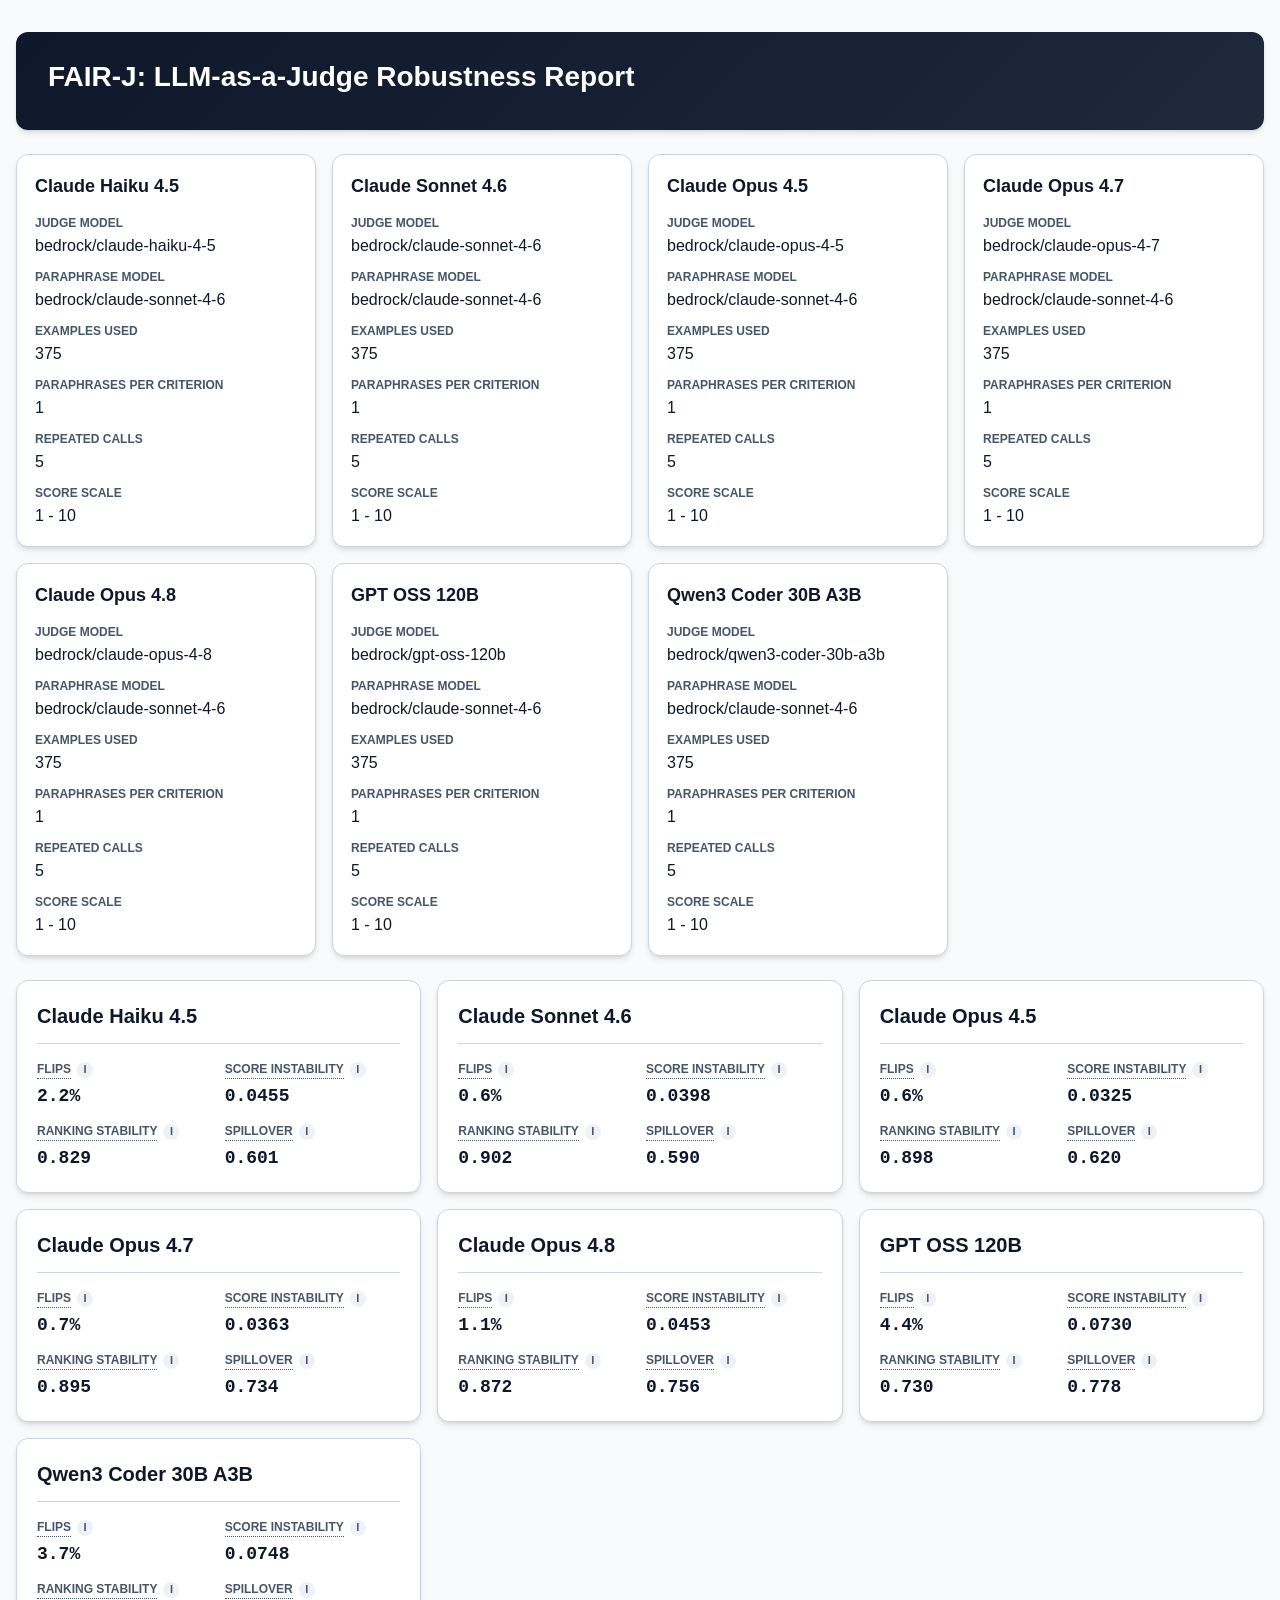
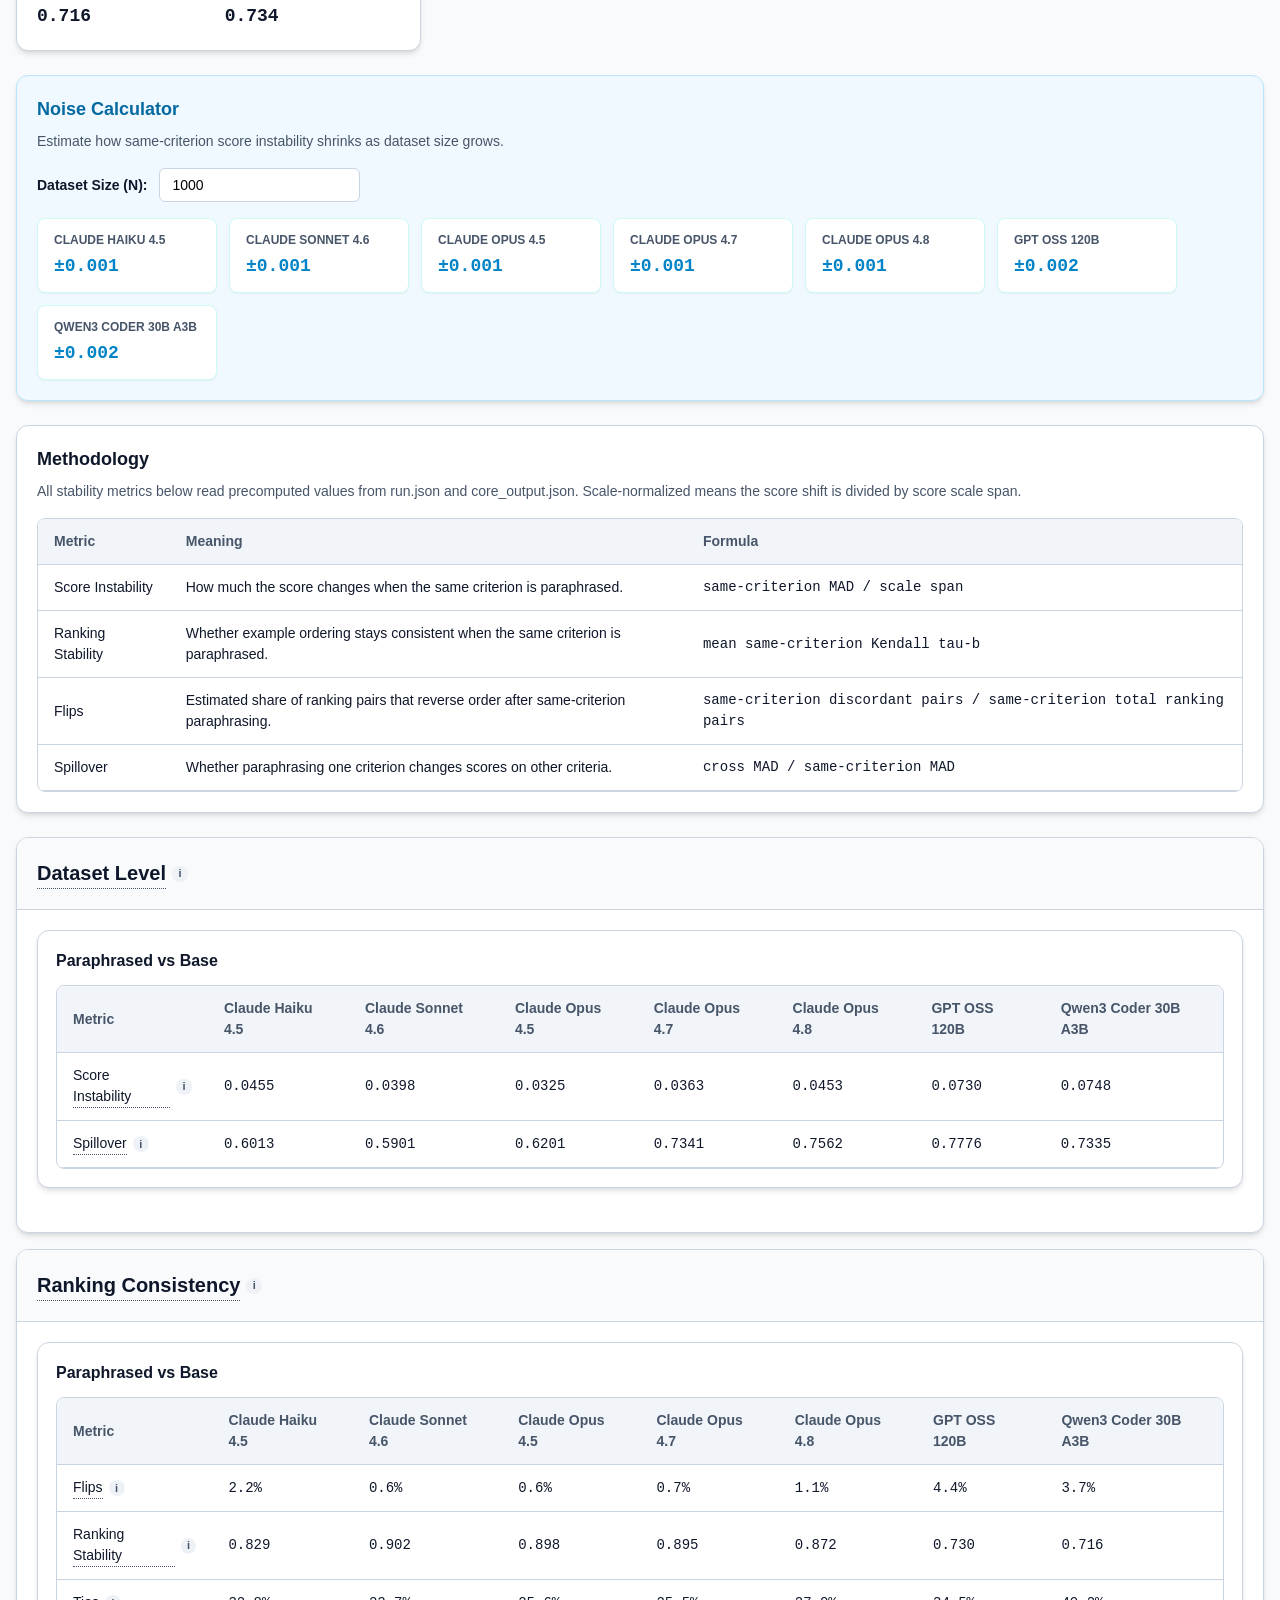
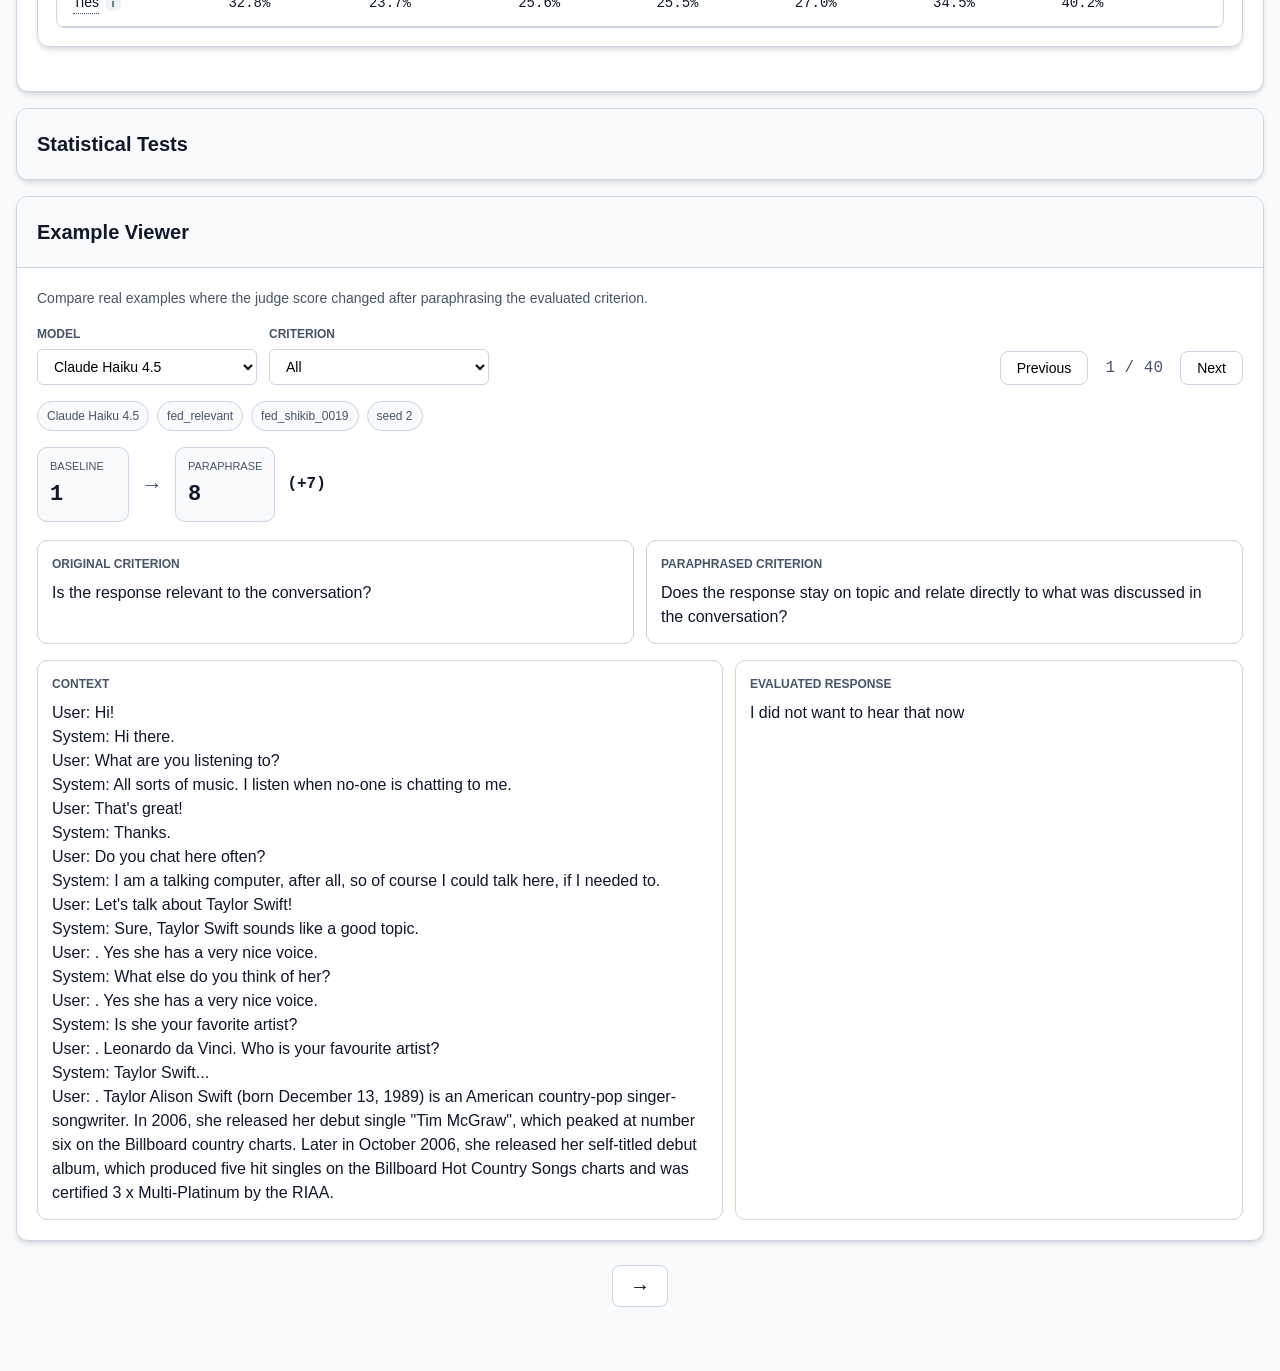
<file: reports/fed-1-10-5-seeds-1-paraphrase-multi-model/index.html>
<!doctype html>
<html lang="en">
<head>
  <meta charset="utf-8">
  <meta name="viewport" content="width=device-width, initial-scale=1">
  <title>FAIR-J: LLM-as-a-Judge Robustness Report</title>
  <style>
    :root {
      color-scheme: light;
      --bg: #f8fafc;
      --panel: #ffffff;
      --ink: #0f172a;
      --muted: #475569;
      --line: #cbd5e1;
      --accent: #0284c7;
      --accent-soft: #e0f2fe;
      --bad: #dc2626;
      --warn: #d97706;
      --good: #16a34a;
      --shadow: 0 4px 6px -1px rgb(0 0 0 / 0.1), 0 2px 4px -2px rgb(0 0 0 / 0.1);
      --radius: 12px;
      --mono: ui-monospace, SFMono-Regular, Menlo, monospace;
      --sans: -apple-system, BlinkMacSystemFont, "Segoe UI", Roboto, Helvetica, Arial, sans-serif;
    }
    * { box-sizing: border-box; }
    body {
      margin: 0;
      font-family: var(--sans);
      background: var(--bg);
      color: var(--ink);
      line-height: 1.5;
    }
    main {
      width: min(1400px, calc(100vw - 32px));
      margin: 32px auto 64px;
    }
    .hero {
      background: linear-gradient(135deg, #0f172a, #1e293b);
      color: white;
      padding: 24px 32px;
      border-radius: var(--radius);
      box-shadow: var(--shadow);
      margin-bottom: 24px;
    }
    .hero h1 {
      margin: 0 0 8px;
      font-size: 28px;
    }
    .hero p {
      margin: 0;
      color: rgba(255, 255, 255, 0.9);
      font-size: 16px;
      max-width: 1000px;
    }
    .report-page {
      display: none;
    }
    .report-page.is-active {
      display: block;
    }
    .controls {
      display: flex;
      flex-wrap: wrap;
      gap: 12px;
      margin-bottom: 24px;
    }
    button {
      border: 1px solid var(--line);
      background: var(--panel);
      border-radius: 8px;
      padding: 8px 16px;
      cursor: pointer;
      font-size: 14px;
      font-weight: 500;
    }
    button:hover {
      background: #f1f5f9;
    }
    .summary-grid,
    .group-grid {
      display: grid;
      grid-template-columns: repeat(auto-fit, minmax(320px, 1fr));
      gap: 16px;
      margin-bottom: 24px;
    }
    .summary-card,
    .group-card,
    details.section {
      background: var(--panel);
      border: 1px solid var(--line);
      border-radius: var(--radius);
      box-shadow: var(--shadow);
    }
    .summary-card {
      padding: 20px;
      display: flex;
      flex-direction: column;
    }
    .summary-card h2 {
      margin: 0 0 12px;
      font-size: 20px;
    }
    .summary-verdict {
      font-size: 18px;
      font-weight: 700;
      margin-bottom: 8px;
    }
    .summary-reason {
      color: var(--muted);
      font-size: 14px;
      line-height: 1.4;
    }
    .stat-list {
      display: grid;
      grid-template-columns: repeat(auto-fit, minmax(140px, 1fr));
      gap: 12px;
      margin-top: auto;
      border-top: 1px solid var(--line);
      padding-top: 16px;
    }
    .context-grid {
      display: grid;
      grid-template-columns: repeat(auto-fit, minmax(280px, 1fr));
      gap: 16px;
      margin-bottom: 24px;
    }
    .context-card {
      background: var(--panel);
      border: 1px solid var(--line);
      border-radius: var(--radius);
      box-shadow: var(--shadow);
      padding: 18px;
    }
    .context-card h3 {
      margin: 0 0 14px;
      font-size: 18px;
    }
    .context-card dl {
      margin: 0;
      display: grid;
      grid-template-columns: minmax(0, 1fr);
      gap: 10px;
    }
    .context-card dt {
      color: var(--muted);
      font-size: 12px;
      font-weight: 600;
      text-transform: uppercase;
      margin: 0 0 2px;
    }
    .context-card dd {
      margin: 0;
      color: var(--ink);
      word-break: break-word;
    }
    .stat-item {
      display: flex;
      flex-direction: column;
    }
    .stat-item .label {
      color: var(--muted);
      font-size: 12px;
      text-transform: uppercase;
      font-weight: 600;
    }
    .stat-item .value {
      font-family: var(--mono);
      font-size: 18px;
      font-weight: 700;
      color: var(--ink);
      margin-top: 4px;
    }
    .calculator-card {
      margin-bottom: 24px;
      border-color: #bae6fd;
      background: #f0f9ff;
    }
    .calculator-card h3 {
      margin: 0 0 8px;
      color: #0369a1;
      font-size: 18px;
    }
    .calculator-card p {
      margin: 0 0 16px;
      color: var(--muted);
      font-size: 14px;
    }
    .calculator-input-row {
      display: flex;
      align-items: center;
      flex-wrap: wrap;
      gap: 12px;
    }
    .calculator-input-row label {
      font-weight: 600;
      color: #0f172a;
      font-size: 14px;
    }
    .calculator-input-row input,
    select {
      padding: 8px 12px;
      border-radius: 6px;
      border: 1px solid var(--line);
      font-size: 14px;
      background: #fff;
      min-width: 160px;
    }
    .calculator-results {
      display: flex;
      gap: 12px;
      flex-wrap: wrap;
      margin-top: 16px;
    }
    .calc-result-card {
      background: white;
      padding: 12px 16px;
      border-radius: 8px;
      border: 1px solid #ccfbf1;
      font-size: 14px;
      min-width: 180px;
      box-shadow: 0 1px 2px rgba(0,0,0,0.05);
    }
    .calc-model {
      color: var(--muted);
      font-size: 12px;
      text-transform: uppercase;
      font-weight: 600;
      margin-bottom: 4px;
    }
    .calc-noise {
      color: #0284c7;
      font-size: 18px;
      font-family: var(--mono);
    }
    details.section {
      margin-bottom: 16px;
      overflow: hidden;
    }
    details.section > summary {
      cursor: pointer;
      padding: 20px;
      font-size: 20px;
      font-weight: 600;
      background: #f8fafc;
      list-style: none;
    }
    details.section > summary::-webkit-details-marker {
      display: none;
    }
    details.section[open] > summary {
      border-bottom: 1px solid var(--line);
    }
    .section-body {
      padding: 20px;
    }
    .section-explainer {
      color: var(--muted);
      margin-top: 0;
      margin-bottom: 16px;
      font-size: 14px;
    }
    .group-card {
      padding: 18px;
    }
    .group-card h4 {
      margin: 0 0 12px;
      font-size: 16px;
    }
    .methodology-card {
      margin-bottom: 24px;
      padding: 20px;
    }
    .methodology-card h3 {
      margin: 0 0 8px;
      font-size: 18px;
    }
    .methodology-card p {
      margin: 0 0 16px;
      color: var(--muted);
      font-size: 14px;
    }
    .table-wrap {
      overflow-x: auto;
      border-radius: 8px;
      border: 1px solid var(--line);
      background: var(--panel);
    }
    table {
      width: 100%;
      border-collapse: collapse;
      text-align: left;
      font-size: 14px;
    }
    th,
    td {
      padding: 12px 16px;
      border-bottom: 1px solid var(--line);
    }
    th {
      background: #f1f5f9;
      color: var(--muted);
      font-weight: 600;
    }
    .value {
      font-family: var(--mono);
    }
    .control-row {
      display: flex;
      gap: 16px;
      margin-bottom: 16px;
      align-items: flex-end;
      flex-wrap: wrap;
    }
    .control-field {
      display: flex;
      flex-direction: column;
      gap: 6px;
    }
    .control-field label {
      font-size: 12px;
      color: var(--muted);
      font-weight: 600;
      text-transform: uppercase;
    }
    .stat-scope {
      display: none;
    }
    .stat-scope.is-active {
      display: block;
    }
    .good {
      color: var(--good);
      font-weight: 700;
    }
    .bad {
      color: var(--bad);
      font-weight: 700;
    }
    .warn {
      color: var(--warn);
      font-weight: 700;
    }
    .muted {
      color: var(--muted);
    }
    .help-label {
      display: inline-flex;
      align-items: center;
      gap: 6px;
      position: relative;
    }
    .help-label[data-help] {
      cursor: help;
    }
    .help-label[data-help] .help-text {
      border-bottom: 1px dotted var(--muted);
    }
    .help-icon {
      display: inline-flex;
      align-items: center;
      justify-content: center;
      width: 16px;
      height: 16px;
      border-radius: 999px;
      background: #eef2f7;
      color: var(--muted);
      font-size: 11px;
      font-weight: 700;
      line-height: 1;
    }
    .app-tooltip {
      position: fixed;
      z-index: 9999;
      max-width: 320px;
      padding: 10px 12px;
      border-radius: 10px;
      background: rgba(15, 23, 42, 0.96);
      color: white;
      font-size: 12px;
      line-height: 1.45;
      box-shadow: 0 10px 30px rgba(0, 0, 0, 0.18);
      pointer-events: none;
      opacity: 0;
      transform: translateY(4px);
      transition: opacity 120ms ease, transform 120ms ease;
    }
    .app-tooltip.is-visible {
      opacity: 1;
      transform: translateY(0);
    }
    .page-nav {
      display: flex;
      justify-content: center;
      margin-top: 24px;
    }
    .page-toggle {
      min-width: 56px;
      font-size: 20px;
      line-height: 1;
      padding: 10px 16px;
    }
    @media (max-width: 720px) {
      main {
        width: min(100vw - 20px, 1400px);
        margin: 20px auto 40px;
      }
      .hero {
        padding: 18px;
      }
      .hero h1 {
        font-size: 24px;
      }
      details.section > summary,
      .section-body,
      .summary-card,
      .group-card {
        padding: 16px;
      }
      th,
      td {
        padding: 10px 12px;
      }
    }

    .example-viewer-card { margin-bottom: 24px; }
    .example-viewer-controls { display: flex; flex-wrap: wrap; gap: 12px; align-items: end; margin-bottom: 16px; }
    .example-viewer-controls label { display: grid; gap: 6px; color: var(--muted); font-size: 12px; font-weight: 600; text-transform: uppercase; }
    .example-viewer-controls select { min-width: 220px; }
    .example-nav { display: flex; gap: 8px; align-items: center; margin-left: auto; }
    .example-counter { min-width: 76px; color: var(--muted); text-align: center; font-family: var(--mono); }
    .example-meta { display: flex; flex-wrap: wrap; gap: 8px; margin-bottom: 16px; }
    .example-chip { border: 1px solid var(--line); border-radius: 999px; padding: 5px 9px; background: #f8fafc; color: var(--muted); font-size: 12px; }
    .score-transition { display: flex; align-items: center; gap: 12px; margin: 4px 0 18px; }
    .score-box { min-width: 92px; border: 1px solid var(--line); border-radius: 10px; padding: 10px 12px; background: #f8fafc; }
    .score-box span { display: block; color: var(--muted); font-size: 11px; text-transform: uppercase; }
    .score-box strong { display: block; margin-top: 3px; font-family: var(--mono); font-size: 22px; }
    .score-arrow { color: var(--muted); font-size: 22px; }
    .score-delta { font-family: var(--mono); font-weight: 700; }
    .criterion-compare { display: grid; grid-template-columns: repeat(2, minmax(0, 1fr)); gap: 12px; margin-bottom: 16px; }
    .criterion-pane, .example-text-pane { border: 1px solid var(--line); border-radius: 10px; padding: 14px; background: #fff; }
    .criterion-pane h4, .example-text-pane h4 { margin: 0 0 8px; color: var(--muted); font-size: 12px; text-transform: uppercase; }
    .criterion-pane p, .example-text-pane p { margin: 0; white-space: pre-wrap; overflow-wrap: anywhere; }
    .example-text-grid { display: grid; grid-template-columns: minmax(0, 1.35fr) minmax(0, 1fr); gap: 12px; }
    .example-empty { color: var(--muted); padding: 20px 0; }
    @media (max-width: 720px) {
      .criterion-compare, .example-text-grid { grid-template-columns: 1fr; }
      .example-nav { width: 100%; margin-left: 0; }
    }
  </style>
</head>
<body>

  <main>
    <section class="hero">
      <h1>FAIR-J: LLM-as-a-Judge Robustness Report</h1>
    </section>

    <section class="report-page is-active" data-page="overview">
      <section>
        <div class="context-grid">

          <article class="context-card">
            <h3>Claude Haiku 4.5</h3>
            <dl>

              <div>
                <dt>Judge model</dt>
                <dd>bedrock/claude-haiku-4-5</dd>
              </div>

              <div>
                <dt>Paraphrase model</dt>
                <dd>bedrock/claude-sonnet-4-6</dd>
              </div>

              <div>
                <dt>Examples used</dt>
                <dd>375</dd>
              </div>

              <div>
                <dt>Paraphrases per criterion</dt>
                <dd>1</dd>
              </div>

              <div>
                <dt>Repeated calls</dt>
                <dd>5</dd>
              </div>

              <div>
                <dt>Score scale</dt>
                <dd>1 - 10</dd>
              </div>

            </dl>
          </article>

          <article class="context-card">
            <h3>Claude Sonnet 4.6</h3>
            <dl>

              <div>
                <dt>Judge model</dt>
                <dd>bedrock/claude-sonnet-4-6</dd>
              </div>

              <div>
                <dt>Paraphrase model</dt>
                <dd>bedrock/claude-sonnet-4-6</dd>
              </div>

              <div>
                <dt>Examples used</dt>
                <dd>375</dd>
              </div>

              <div>
                <dt>Paraphrases per criterion</dt>
                <dd>1</dd>
              </div>

              <div>
                <dt>Repeated calls</dt>
                <dd>5</dd>
              </div>

              <div>
                <dt>Score scale</dt>
                <dd>1 - 10</dd>
              </div>

            </dl>
          </article>

          <article class="context-card">
            <h3>Claude Opus 4.5</h3>
            <dl>

              <div>
                <dt>Judge model</dt>
                <dd>bedrock/claude-opus-4-5</dd>
              </div>

              <div>
                <dt>Paraphrase model</dt>
                <dd>bedrock/claude-sonnet-4-6</dd>
              </div>

              <div>
                <dt>Examples used</dt>
                <dd>375</dd>
              </div>

              <div>
                <dt>Paraphrases per criterion</dt>
                <dd>1</dd>
              </div>

              <div>
                <dt>Repeated calls</dt>
                <dd>5</dd>
              </div>

              <div>
                <dt>Score scale</dt>
                <dd>1 - 10</dd>
              </div>

            </dl>
          </article>

          <article class="context-card">
            <h3>Claude Opus 4.7</h3>
            <dl>

              <div>
                <dt>Judge model</dt>
                <dd>bedrock/claude-opus-4-7</dd>
              </div>

              <div>
                <dt>Paraphrase model</dt>
                <dd>bedrock/claude-sonnet-4-6</dd>
              </div>

              <div>
                <dt>Examples used</dt>
                <dd>375</dd>
              </div>

              <div>
                <dt>Paraphrases per criterion</dt>
                <dd>1</dd>
              </div>

              <div>
                <dt>Repeated calls</dt>
                <dd>5</dd>
              </div>

              <div>
                <dt>Score scale</dt>
                <dd>1 - 10</dd>
              </div>

            </dl>
          </article>

          <article class="context-card">
            <h3>Claude Opus 4.8</h3>
            <dl>

              <div>
                <dt>Judge model</dt>
                <dd>bedrock/claude-opus-4-8</dd>
              </div>

              <div>
                <dt>Paraphrase model</dt>
                <dd>bedrock/claude-sonnet-4-6</dd>
              </div>

              <div>
                <dt>Examples used</dt>
                <dd>375</dd>
              </div>

              <div>
                <dt>Paraphrases per criterion</dt>
                <dd>1</dd>
              </div>

              <div>
                <dt>Repeated calls</dt>
                <dd>5</dd>
              </div>

              <div>
                <dt>Score scale</dt>
                <dd>1 - 10</dd>
              </div>

            </dl>
          </article>

          <article class="context-card">
            <h3>GPT OSS 120B</h3>
            <dl>

              <div>
                <dt>Judge model</dt>
                <dd>bedrock/gpt-oss-120b</dd>
              </div>

              <div>
                <dt>Paraphrase model</dt>
                <dd>bedrock/claude-sonnet-4-6</dd>
              </div>

              <div>
                <dt>Examples used</dt>
                <dd>375</dd>
              </div>

              <div>
                <dt>Paraphrases per criterion</dt>
                <dd>1</dd>
              </div>

              <div>
                <dt>Repeated calls</dt>
                <dd>5</dd>
              </div>

              <div>
                <dt>Score scale</dt>
                <dd>1 - 10</dd>
              </div>

            </dl>
          </article>

          <article class="context-card">
            <h3>Qwen3 Coder 30B A3B</h3>
            <dl>

              <div>
                <dt>Judge model</dt>
                <dd>bedrock/qwen3-coder-30b-a3b</dd>
              </div>

              <div>
                <dt>Paraphrase model</dt>
                <dd>bedrock/claude-sonnet-4-6</dd>
              </div>

              <div>
                <dt>Examples used</dt>
                <dd>375</dd>
              </div>

              <div>
                <dt>Paraphrases per criterion</dt>
                <dd>1</dd>
              </div>

              <div>
                <dt>Repeated calls</dt>
                <dd>5</dd>
              </div>

              <div>
                <dt>Score scale</dt>
                <dd>1 - 10</dd>
              </div>

            </dl>
          </article>

        </div>
      </section>

      <section class="summary-grid">

        <article class="summary-card">
          <h2>Claude Haiku 4.5</h2>
          <div class="stat-list">

            <div class="stat-item">
              <div class="label"><span class="help-label" data-help="Estimated share of ranking pairs that flip when the same criterion is paraphrased." tabindex="0" aria-label="Estimated share of ranking pairs that flip when the same criterion is paraphrased.">
      <span class="help-text">Flips</span>
      <span class="help-icon">i</span>
    </span></div>
              <div class="value">2.2%</div>
            </div>

            <div class="stat-item">
              <div class="label"><span class="help-label" data-help="Mean absolute score shift when the same criterion is paraphrased, normalized by score scale span. Lower is better." tabindex="0" aria-label="Mean absolute score shift when the same criterion is paraphrased, normalized by score scale span. Lower is better.">
      <span class="help-text">Score Instability</span>
      <span class="help-icon">i</span>
    </span></div>
              <div class="value">0.0455</div>
            </div>

            <div class="stat-item">
              <div class="label"><span class="help-label" data-help="Average Kendall&#39;s tau-b between baseline ranking and same-criterion paraphrased ranking. Higher is better." tabindex="0" aria-label="Average Kendall&#39;s tau-b between baseline ranking and same-criterion paraphrased ranking. Higher is better.">
      <span class="help-text">Ranking Stability</span>
      <span class="help-icon">i</span>
    </span></div>
              <div class="value">0.829</div>
            </div>

            <div class="stat-item">
              <div class="label"><span class="help-label" data-help="Cross-criterion normalized MAD divided by same-criterion normalized MAD. Lower means paraphrasing stays more isolated to the intended criterion." tabindex="0" aria-label="Cross-criterion normalized MAD divided by same-criterion normalized MAD. Lower means paraphrasing stays more isolated to the intended criterion.">
      <span class="help-text">Spillover</span>
      <span class="help-icon">i</span>
    </span></div>
              <div class="value">0.601</div>
            </div>

          </div>
        </article>

        <article class="summary-card">
          <h2>Claude Sonnet 4.6</h2>
          <div class="stat-list">

            <div class="stat-item">
              <div class="label"><span class="help-label" data-help="Estimated share of ranking pairs that flip when the same criterion is paraphrased." tabindex="0" aria-label="Estimated share of ranking pairs that flip when the same criterion is paraphrased.">
      <span class="help-text">Flips</span>
      <span class="help-icon">i</span>
    </span></div>
              <div class="value">0.6%</div>
            </div>

            <div class="stat-item">
              <div class="label"><span class="help-label" data-help="Mean absolute score shift when the same criterion is paraphrased, normalized by score scale span. Lower is better." tabindex="0" aria-label="Mean absolute score shift when the same criterion is paraphrased, normalized by score scale span. Lower is better.">
      <span class="help-text">Score Instability</span>
      <span class="help-icon">i</span>
    </span></div>
              <div class="value">0.0398</div>
            </div>

            <div class="stat-item">
              <div class="label"><span class="help-label" data-help="Average Kendall&#39;s tau-b between baseline ranking and same-criterion paraphrased ranking. Higher is better." tabindex="0" aria-label="Average Kendall&#39;s tau-b between baseline ranking and same-criterion paraphrased ranking. Higher is better.">
      <span class="help-text">Ranking Stability</span>
      <span class="help-icon">i</span>
    </span></div>
              <div class="value">0.902</div>
            </div>

            <div class="stat-item">
              <div class="label"><span class="help-label" data-help="Cross-criterion normalized MAD divided by same-criterion normalized MAD. Lower means paraphrasing stays more isolated to the intended criterion." tabindex="0" aria-label="Cross-criterion normalized MAD divided by same-criterion normalized MAD. Lower means paraphrasing stays more isolated to the intended criterion.">
      <span class="help-text">Spillover</span>
      <span class="help-icon">i</span>
    </span></div>
              <div class="value">0.590</div>
            </div>

          </div>
        </article>

        <article class="summary-card">
          <h2>Claude Opus 4.5</h2>
          <div class="stat-list">

            <div class="stat-item">
              <div class="label"><span class="help-label" data-help="Estimated share of ranking pairs that flip when the same criterion is paraphrased." tabindex="0" aria-label="Estimated share of ranking pairs that flip when the same criterion is paraphrased.">
      <span class="help-text">Flips</span>
      <span class="help-icon">i</span>
    </span></div>
              <div class="value">0.6%</div>
            </div>

            <div class="stat-item">
              <div class="label"><span class="help-label" data-help="Mean absolute score shift when the same criterion is paraphrased, normalized by score scale span. Lower is better." tabindex="0" aria-label="Mean absolute score shift when the same criterion is paraphrased, normalized by score scale span. Lower is better.">
      <span class="help-text">Score Instability</span>
      <span class="help-icon">i</span>
    </span></div>
              <div class="value">0.0325</div>
            </div>

            <div class="stat-item">
              <div class="label"><span class="help-label" data-help="Average Kendall&#39;s tau-b between baseline ranking and same-criterion paraphrased ranking. Higher is better." tabindex="0" aria-label="Average Kendall&#39;s tau-b between baseline ranking and same-criterion paraphrased ranking. Higher is better.">
      <span class="help-text">Ranking Stability</span>
      <span class="help-icon">i</span>
    </span></div>
              <div class="value">0.898</div>
            </div>

            <div class="stat-item">
              <div class="label"><span class="help-label" data-help="Cross-criterion normalized MAD divided by same-criterion normalized MAD. Lower means paraphrasing stays more isolated to the intended criterion." tabindex="0" aria-label="Cross-criterion normalized MAD divided by same-criterion normalized MAD. Lower means paraphrasing stays more isolated to the intended criterion.">
      <span class="help-text">Spillover</span>
      <span class="help-icon">i</span>
    </span></div>
              <div class="value">0.620</div>
            </div>

          </div>
        </article>

        <article class="summary-card">
          <h2>Claude Opus 4.7</h2>
          <div class="stat-list">

            <div class="stat-item">
              <div class="label"><span class="help-label" data-help="Estimated share of ranking pairs that flip when the same criterion is paraphrased." tabindex="0" aria-label="Estimated share of ranking pairs that flip when the same criterion is paraphrased.">
      <span class="help-text">Flips</span>
      <span class="help-icon">i</span>
    </span></div>
              <div class="value">0.7%</div>
            </div>

            <div class="stat-item">
              <div class="label"><span class="help-label" data-help="Mean absolute score shift when the same criterion is paraphrased, normalized by score scale span. Lower is better." tabindex="0" aria-label="Mean absolute score shift when the same criterion is paraphrased, normalized by score scale span. Lower is better.">
      <span class="help-text">Score Instability</span>
      <span class="help-icon">i</span>
    </span></div>
              <div class="value">0.0363</div>
            </div>

            <div class="stat-item">
              <div class="label"><span class="help-label" data-help="Average Kendall&#39;s tau-b between baseline ranking and same-criterion paraphrased ranking. Higher is better." tabindex="0" aria-label="Average Kendall&#39;s tau-b between baseline ranking and same-criterion paraphrased ranking. Higher is better.">
      <span class="help-text">Ranking Stability</span>
      <span class="help-icon">i</span>
    </span></div>
              <div class="value">0.895</div>
            </div>

            <div class="stat-item">
              <div class="label"><span class="help-label" data-help="Cross-criterion normalized MAD divided by same-criterion normalized MAD. Lower means paraphrasing stays more isolated to the intended criterion." tabindex="0" aria-label="Cross-criterion normalized MAD divided by same-criterion normalized MAD. Lower means paraphrasing stays more isolated to the intended criterion.">
      <span class="help-text">Spillover</span>
      <span class="help-icon">i</span>
    </span></div>
              <div class="value">0.734</div>
            </div>

          </div>
        </article>

        <article class="summary-card">
          <h2>Claude Opus 4.8</h2>
          <div class="stat-list">

            <div class="stat-item">
              <div class="label"><span class="help-label" data-help="Estimated share of ranking pairs that flip when the same criterion is paraphrased." tabindex="0" aria-label="Estimated share of ranking pairs that flip when the same criterion is paraphrased.">
      <span class="help-text">Flips</span>
      <span class="help-icon">i</span>
    </span></div>
              <div class="value">1.1%</div>
            </div>

            <div class="stat-item">
              <div class="label"><span class="help-label" data-help="Mean absolute score shift when the same criterion is paraphrased, normalized by score scale span. Lower is better." tabindex="0" aria-label="Mean absolute score shift when the same criterion is paraphrased, normalized by score scale span. Lower is better.">
      <span class="help-text">Score Instability</span>
      <span class="help-icon">i</span>
    </span></div>
              <div class="value">0.0453</div>
            </div>

            <div class="stat-item">
              <div class="label"><span class="help-label" data-help="Average Kendall&#39;s tau-b between baseline ranking and same-criterion paraphrased ranking. Higher is better." tabindex="0" aria-label="Average Kendall&#39;s tau-b between baseline ranking and same-criterion paraphrased ranking. Higher is better.">
      <span class="help-text">Ranking Stability</span>
      <span class="help-icon">i</span>
    </span></div>
              <div class="value">0.872</div>
            </div>

            <div class="stat-item">
              <div class="label"><span class="help-label" data-help="Cross-criterion normalized MAD divided by same-criterion normalized MAD. Lower means paraphrasing stays more isolated to the intended criterion." tabindex="0" aria-label="Cross-criterion normalized MAD divided by same-criterion normalized MAD. Lower means paraphrasing stays more isolated to the intended criterion.">
      <span class="help-text">Spillover</span>
      <span class="help-icon">i</span>
    </span></div>
              <div class="value">0.756</div>
            </div>

          </div>
        </article>

        <article class="summary-card">
          <h2>GPT OSS 120B</h2>
          <div class="stat-list">

            <div class="stat-item">
              <div class="label"><span class="help-label" data-help="Estimated share of ranking pairs that flip when the same criterion is paraphrased." tabindex="0" aria-label="Estimated share of ranking pairs that flip when the same criterion is paraphrased.">
      <span class="help-text">Flips</span>
      <span class="help-icon">i</span>
    </span></div>
              <div class="value">4.4%</div>
            </div>

            <div class="stat-item">
              <div class="label"><span class="help-label" data-help="Mean absolute score shift when the same criterion is paraphrased, normalized by score scale span. Lower is better." tabindex="0" aria-label="Mean absolute score shift when the same criterion is paraphrased, normalized by score scale span. Lower is better.">
      <span class="help-text">Score Instability</span>
      <span class="help-icon">i</span>
    </span></div>
              <div class="value">0.0730</div>
            </div>

            <div class="stat-item">
              <div class="label"><span class="help-label" data-help="Average Kendall&#39;s tau-b between baseline ranking and same-criterion paraphrased ranking. Higher is better." tabindex="0" aria-label="Average Kendall&#39;s tau-b between baseline ranking and same-criterion paraphrased ranking. Higher is better.">
      <span class="help-text">Ranking Stability</span>
      <span class="help-icon">i</span>
    </span></div>
              <div class="value">0.730</div>
            </div>

            <div class="stat-item">
              <div class="label"><span class="help-label" data-help="Cross-criterion normalized MAD divided by same-criterion normalized MAD. Lower means paraphrasing stays more isolated to the intended criterion." tabindex="0" aria-label="Cross-criterion normalized MAD divided by same-criterion normalized MAD. Lower means paraphrasing stays more isolated to the intended criterion.">
      <span class="help-text">Spillover</span>
      <span class="help-icon">i</span>
    </span></div>
              <div class="value">0.778</div>
            </div>

          </div>
        </article>

        <article class="summary-card">
          <h2>Qwen3 Coder 30B A3B</h2>
          <div class="stat-list">

            <div class="stat-item">
              <div class="label"><span class="help-label" data-help="Estimated share of ranking pairs that flip when the same criterion is paraphrased." tabindex="0" aria-label="Estimated share of ranking pairs that flip when the same criterion is paraphrased.">
      <span class="help-text">Flips</span>
      <span class="help-icon">i</span>
    </span></div>
              <div class="value">3.7%</div>
            </div>

            <div class="stat-item">
              <div class="label"><span class="help-label" data-help="Mean absolute score shift when the same criterion is paraphrased, normalized by score scale span. Lower is better." tabindex="0" aria-label="Mean absolute score shift when the same criterion is paraphrased, normalized by score scale span. Lower is better.">
      <span class="help-text">Score Instability</span>
      <span class="help-icon">i</span>
    </span></div>
              <div class="value">0.0748</div>
            </div>

            <div class="stat-item">
              <div class="label"><span class="help-label" data-help="Average Kendall&#39;s tau-b between baseline ranking and same-criterion paraphrased ranking. Higher is better." tabindex="0" aria-label="Average Kendall&#39;s tau-b between baseline ranking and same-criterion paraphrased ranking. Higher is better.">
      <span class="help-text">Ranking Stability</span>
      <span class="help-icon">i</span>
    </span></div>
              <div class="value">0.716</div>
            </div>

            <div class="stat-item">
              <div class="label"><span class="help-label" data-help="Cross-criterion normalized MAD divided by same-criterion normalized MAD. Lower means paraphrasing stays more isolated to the intended criterion." tabindex="0" aria-label="Cross-criterion normalized MAD divided by same-criterion normalized MAD. Lower means paraphrasing stays more isolated to the intended criterion.">
      <span class="help-text">Spillover</span>
      <span class="help-icon">i</span>
    </span></div>
              <div class="value">0.734</div>
            </div>

          </div>
        </article>

      </section>

      <section class="summary-card calculator-card">
        <div>
          <h3>Noise Calculator</h3>
          <p>Estimate how same-criterion score instability shrinks as dataset size grows.</p>
          <div class="calculator-input-row">
            <label for="calc-n">Dataset Size (N):</label>
            <input type="number" id="calc-n" value="1000" min="1">
          </div>
        </div>
        <div id="calc-results" class="calculator-results"></div>
      </section>

      <section class="group-card methodology-card">
        <h3>Methodology</h3>
        <p>All stability metrics below read precomputed values from run.json and core_output.json. Scale-normalized means the score shift is divided by score scale span.</p>
        <div class="table-wrap">
          <table>
            <thead>
              <tr>
                <th>Metric</th>
                <th>Meaning</th>
                <th>Formula</th>
              </tr>
            </thead>
            <tbody>

              <tr>
                <td>Score Instability</td>
                <td>How much the score changes when the same criterion is paraphrased.</td>
                <td class="value">same-criterion MAD / scale span</td>
              </tr>

              <tr>
                <td>Ranking Stability</td>
                <td>Whether example ordering stays consistent when the same criterion is paraphrased.</td>
                <td class="value">mean same-criterion Kendall tau-b</td>
              </tr>

              <tr>
                <td>Flips</td>
                <td>Estimated share of ranking pairs that reverse order after same-criterion paraphrasing.</td>
                <td class="value">same-criterion discordant pairs / same-criterion total ranking pairs</td>
              </tr>

              <tr>
                <td>Spillover</td>
                <td>Whether paraphrasing one criterion changes scores on other criteria.</td>
                <td class="value">cross MAD / same-criterion MAD</td>
              </tr>

            </tbody>
          </table>
        </div>
      </section>


      <details class="section" open>
        <summary><span class="help-label" data-help="Are scores stable when the same criterion is paraphrased? Lower score instability values and lower spillover mean cleaner dataset-level comparisons." tabindex="0" aria-label="Are scores stable when the same criterion is paraphrased? Lower score instability values and lower spillover mean cleaner dataset-level comparisons.">
      <span class="help-text">Dataset Level</span>
      <span class="help-icon">i</span>
    </span></summary>
        <div class="section-body">
          <div class="group-grid">

            <section class="group-card">
              <h4>Paraphrased vs Base</h4>
              <div class="table-wrap">
                <table>
                  <thead>
                    <tr>
                      <th>Metric</th>

                      <th>Claude Haiku 4.5</th>

                      <th>Claude Sonnet 4.6</th>

                      <th>Claude Opus 4.5</th>

                      <th>Claude Opus 4.7</th>

                      <th>Claude Opus 4.8</th>

                      <th>GPT OSS 120B</th>

                      <th>Qwen3 Coder 30B A3B</th>

                    </tr>
                  </thead>
                  <tbody>

                    <tr>
                      <td><span class="help-label" data-help="Mean absolute score shift when the same criterion is paraphrased, normalized by score scale span. Lower is better." tabindex="0" aria-label="Mean absolute score shift when the same criterion is paraphrased, normalized by score scale span. Lower is better.">
      <span class="help-text">Score Instability</span>
      <span class="help-icon">i</span>
    </span></td>

                      <td class="value ">0.0455</td>

                      <td class="value ">0.0398</td>

                      <td class="value ">0.0325</td>

                      <td class="value ">0.0363</td>

                      <td class="value ">0.0453</td>

                      <td class="value ">0.0730</td>

                      <td class="value ">0.0748</td>

                    </tr>

                    <tr>
                      <td><span class="help-label" data-help="Cross-criterion normalized MAD divided by same-criterion normalized MAD. Lower means paraphrasing stays more isolated to the intended criterion." tabindex="0" aria-label="Cross-criterion normalized MAD divided by same-criterion normalized MAD. Lower means paraphrasing stays more isolated to the intended criterion.">
      <span class="help-text">Spillover</span>
      <span class="help-icon">i</span>
    </span></td>

                      <td class="value ">0.6013</td>

                      <td class="value ">0.5901</td>

                      <td class="value ">0.6201</td>

                      <td class="value ">0.7341</td>

                      <td class="value ">0.7562</td>

                      <td class="value ">0.7776</td>

                      <td class="value ">0.7335</td>

                    </tr>

                  </tbody>
                </table>
              </div>
            </section>

          </div>
        </div>
      </details>

      <details class="section" open>
        <summary><span class="help-label" data-help="Does the judge preserve example ordering when the same criterion is rewritten? Higher ranking stability and lower flips are better." tabindex="0" aria-label="Does the judge preserve example ordering when the same criterion is rewritten? Higher ranking stability and lower flips are better.">
      <span class="help-text">Ranking Consistency</span>
      <span class="help-icon">i</span>
    </span></summary>
        <div class="section-body">
          <div class="group-grid">

            <section class="group-card">
              <h4>Paraphrased vs Base</h4>
              <div class="table-wrap">
                <table>
                  <thead>
                    <tr>
                      <th>Metric</th>

                      <th>Claude Haiku 4.5</th>

                      <th>Claude Sonnet 4.6</th>

                      <th>Claude Opus 4.5</th>

                      <th>Claude Opus 4.7</th>

                      <th>Claude Opus 4.8</th>

                      <th>GPT OSS 120B</th>

                      <th>Qwen3 Coder 30B A3B</th>

                    </tr>
                  </thead>
                  <tbody>

                    <tr>
                      <td><span class="help-label" data-help="Estimated share of ranking pairs that flip when the same criterion is paraphrased." tabindex="0" aria-label="Estimated share of ranking pairs that flip when the same criterion is paraphrased.">
      <span class="help-text">Flips</span>
      <span class="help-icon">i</span>
    </span></td>

                      <td class="value ">2.2%</td>

                      <td class="value ">0.6%</td>

                      <td class="value ">0.6%</td>

                      <td class="value ">0.7%</td>

                      <td class="value ">1.1%</td>

                      <td class="value ">4.4%</td>

                      <td class="value ">3.7%</td>

                    </tr>

                    <tr>
                      <td><span class="help-label" data-help="Average Kendall&#39;s tau-b between baseline ranking and same-criterion paraphrased ranking. Higher is better." tabindex="0" aria-label="Average Kendall&#39;s tau-b between baseline ranking and same-criterion paraphrased ranking. Higher is better.">
      <span class="help-text">Ranking Stability</span>
      <span class="help-icon">i</span>
    </span></td>

                      <td class="value ">0.829</td>

                      <td class="value ">0.902</td>

                      <td class="value ">0.898</td>

                      <td class="value ">0.895</td>

                      <td class="value ">0.872</td>

                      <td class="value ">0.730</td>

                      <td class="value ">0.716</td>

                    </tr>

                    <tr>
                      <td><span class="help-label" data-help="Share of example pairs that receive tied scores when the same criterion is paraphrased." tabindex="0" aria-label="Share of example pairs that receive tied scores when the same criterion is paraphrased.">
      <span class="help-text">Ties</span>
      <span class="help-icon">i</span>
    </span></td>

                      <td class="value ">32.8%</td>

                      <td class="value ">23.7%</td>

                      <td class="value ">25.6%</td>

                      <td class="value ">25.5%</td>

                      <td class="value ">27.0%</td>

                      <td class="value ">34.5%</td>

                      <td class="value ">40.2%</td>

                    </tr>

                  </tbody>
                </table>
              </div>
            </section>

          </div>
        </div>
      </details>


      <details class="section">
        <summary>Statistical Tests</summary>
        <div class="section-body">
          <div class="control-row">
            <div class="control-field">
              <label for="stat-combined-select">Score</label>
              <select id="stat-combined-select" data-stat-combined-select>

                <option value="fed_diverse">fed diverse</option>

                <option value="fed_fluent">fed fluent</option>

                <option value="fed_interesting">fed interesting</option>

                <option value="fed_likeable">fed likeable</option>

                <option value="fed_relevant">fed relevant</option>

                <option value="fed_understandable">fed understandable</option>

                <option value="__total__">Total Score (All criteria pooled)</option>

              </select>
            </div>
          </div>

          <div class="stat-scope is-active" data-stat-scope="fed_diverse">
            <div class="group-grid">

              <section class="group-card">
                <h4>Paraphrased vs Base</h4>
                <div class="table-wrap">
                  <table>
                    <thead>
                      <tr>
                        <th>Metric</th>

                        <th>Claude Haiku 4.5</th>

                        <th>Claude Sonnet 4.6</th>

                        <th>Claude Opus 4.5</th>

                        <th>Claude Opus 4.7</th>

                        <th>Claude Opus 4.8</th>

                        <th>GPT OSS 120B</th>

                        <th>Qwen3 Coder 30B A3B</th>

                      </tr>
                    </thead>
                    <tbody>

                      <tr>
                        <td><span class="help-label" data-help="Number of paired observations used by the statistical test." tabindex="0" aria-label="Number of paired observations used by the statistical test.">
      <span class="help-text">N</span>
      <span class="help-icon">i</span>
    </span></td>

                        <td class="value ">375</td>

                        <td class="value ">375</td>

                        <td class="value ">375</td>

                        <td class="value ">375</td>

                        <td class="value ">375</td>

                        <td class="value ">375</td>

                        <td class="value ">375</td>

                      </tr>

                      <tr>
                        <td><span class="help-label" data-help="Average baseline minus perturbation score difference." tabindex="0" aria-label="Average baseline minus perturbation score difference.">
      <span class="help-text">Δ</span>
      <span class="help-icon">i</span>
    </span></td>

                        <td class="value ">-0.129</td>

                        <td class="value ">-0.051</td>

                        <td class="value ">0.037</td>

                        <td class="value ">-0.121</td>

                        <td class="value ">-0.188</td>

                        <td class="value ">-0.237</td>

                        <td class="value ">-0.173</td>

                      </tr>

                      <tr>
                        <td><span class="help-label" data-help="Paired t-test p-value for baseline versus perturbation differences." tabindex="0" aria-label="Paired t-test p-value for baseline versus perturbation differences.">
      <span class="help-text">Paired t-test p-value</span>
      <span class="help-icon">i</span>
    </span></td>

                        <td class="value good">0.000</td>

                        <td class="value good">0.001</td>

                        <td class="value good">0.022</td>

                        <td class="value good">0.000</td>

                        <td class="value good">0.000</td>

                        <td class="value good">0.000</td>

                        <td class="value good">0.000</td>

                      </tr>

                      <tr>
                        <td><span class="help-label" data-help="Wilcoxon signed-rank p-value for paired differences." tabindex="0" aria-label="Wilcoxon signed-rank p-value for paired differences.">
      <span class="help-text">Wilcoxon p-value</span>
      <span class="help-icon">i</span>
    </span></td>

                        <td class="value good">0.000</td>

                        <td class="value good">0.000</td>

                        <td class="value good">0.028</td>

                        <td class="value good">0.000</td>

                        <td class="value good">0.000</td>

                        <td class="value good">0.000</td>

                        <td class="value good">0.000</td>

                      </tr>

                      <tr>
                        <td><span class="help-label" data-help="Permutation test p-value for paired differences." tabindex="0" aria-label="Permutation test p-value for paired differences.">
      <span class="help-text">Permutation p-value</span>
      <span class="help-icon">i</span>
    </span></td>

                        <td class="value good">0.002</td>

                        <td class="value good">0.004</td>

                        <td class="value good">0.026</td>

                        <td class="value good">0.002</td>

                        <td class="value good">0.002</td>

                        <td class="value good">0.002</td>

                        <td class="value good">0.002</td>

                      </tr>

                    </tbody>
                  </table>
                </div>
              </section>

              <section class="group-card">
                <h4>Deleted vs Base</h4>
                <div class="table-wrap">
                  <table>
                    <thead>
                      <tr>
                        <th>Metric</th>

                        <th>Claude Haiku 4.5</th>

                        <th>Claude Sonnet 4.6</th>

                        <th>Claude Opus 4.5</th>

                        <th>Claude Opus 4.7</th>

                        <th>Claude Opus 4.8</th>

                        <th>GPT OSS 120B</th>

                        <th>Qwen3 Coder 30B A3B</th>

                      </tr>
                    </thead>
                    <tbody>

                      <tr>
                        <td><span class="help-label" data-help="Number of paired observations used by the statistical test." tabindex="0" aria-label="Number of paired observations used by the statistical test.">
      <span class="help-text">N</span>
      <span class="help-icon">i</span>
    </span></td>

                        <td class="value ">375</td>

                        <td class="value ">375</td>

                        <td class="value ">375</td>

                        <td class="value ">375</td>

                        <td class="value ">375</td>

                        <td class="value ">375</td>

                        <td class="value ">375</td>

                      </tr>

                      <tr>
                        <td><span class="help-label" data-help="Average baseline minus perturbation score difference." tabindex="0" aria-label="Average baseline minus perturbation score difference.">
      <span class="help-text">Δ</span>
      <span class="help-icon">i</span>
    </span></td>

                        <td class="value ">-0.090</td>

                        <td class="value ">-0.174</td>

                        <td class="value ">-0.143</td>

                        <td class="value ">-0.058</td>

                        <td class="value ">-0.139</td>

                        <td class="value ">-0.105</td>

                        <td class="value ">0.024</td>

                      </tr>

                      <tr>
                        <td><span class="help-label" data-help="Paired t-test p-value for baseline versus perturbation differences." tabindex="0" aria-label="Paired t-test p-value for baseline versus perturbation differences.">
      <span class="help-text">Paired t-test p-value</span>
      <span class="help-icon">i</span>
    </span></td>

                        <td class="value good">0.004</td>

                        <td class="value good">0.000</td>

                        <td class="value good">0.000</td>

                        <td class="value good">0.001</td>

                        <td class="value good">0.000</td>

                        <td class="value good">0.000</td>

                        <td class="value muted">0.498</td>

                      </tr>

                      <tr>
                        <td><span class="help-label" data-help="Wilcoxon signed-rank p-value for paired differences." tabindex="0" aria-label="Wilcoxon signed-rank p-value for paired differences.">
      <span class="help-text">Wilcoxon p-value</span>
      <span class="help-icon">i</span>
    </span></td>

                        <td class="value good">0.000</td>

                        <td class="value good">0.000</td>

                        <td class="value good">0.000</td>

                        <td class="value good">0.002</td>

                        <td class="value good">0.000</td>

                        <td class="value good">0.000</td>

                        <td class="value muted">0.491</td>

                      </tr>

                      <tr>
                        <td><span class="help-label" data-help="Permutation test p-value for paired differences." tabindex="0" aria-label="Permutation test p-value for paired differences.">
      <span class="help-text">Permutation p-value</span>
      <span class="help-icon">i</span>
    </span></td>

                        <td class="value good">0.004</td>

                        <td class="value good">0.002</td>

                        <td class="value good">0.002</td>

                        <td class="value good">0.002</td>

                        <td class="value good">0.002</td>

                        <td class="value good">0.002</td>

                        <td class="value muted">0.496</td>

                      </tr>

                    </tbody>
                  </table>
                </div>
              </section>

            </div>
          </div>

          <div class="stat-scope" data-stat-scope="fed_fluent">
            <div class="group-grid">

              <section class="group-card">
                <h4>Paraphrased vs Base</h4>
                <div class="table-wrap">
                  <table>
                    <thead>
                      <tr>
                        <th>Metric</th>

                        <th>Claude Haiku 4.5</th>

                        <th>Claude Sonnet 4.6</th>

                        <th>Claude Opus 4.5</th>

                        <th>Claude Opus 4.7</th>

                        <th>Claude Opus 4.8</th>

                        <th>GPT OSS 120B</th>

                        <th>Qwen3 Coder 30B A3B</th>

                      </tr>
                    </thead>
                    <tbody>

                      <tr>
                        <td><span class="help-label" data-help="Number of paired observations used by the statistical test." tabindex="0" aria-label="Number of paired observations used by the statistical test.">
      <span class="help-text">N</span>
      <span class="help-icon">i</span>
    </span></td>

                        <td class="value ">375</td>

                        <td class="value ">375</td>

                        <td class="value ">375</td>

                        <td class="value ">375</td>

                        <td class="value ">375</td>

                        <td class="value ">375</td>

                        <td class="value ">375</td>

                      </tr>

                      <tr>
                        <td><span class="help-label" data-help="Average baseline minus perturbation score difference." tabindex="0" aria-label="Average baseline minus perturbation score difference.">
      <span class="help-text">Δ</span>
      <span class="help-icon">i</span>
    </span></td>

                        <td class="value ">0.056</td>

                        <td class="value ">0.110</td>

                        <td class="value ">0.146</td>

                        <td class="value ">-0.014</td>

                        <td class="value ">-0.126</td>

                        <td class="value ">0.098</td>

                        <td class="value ">0.152</td>

                      </tr>

                      <tr>
                        <td><span class="help-label" data-help="Paired t-test p-value for baseline versus perturbation differences." tabindex="0" aria-label="Paired t-test p-value for baseline versus perturbation differences.">
      <span class="help-text">Paired t-test p-value</span>
      <span class="help-icon">i</span>
    </span></td>

                        <td class="value good">0.007</td>

                        <td class="value good">0.000</td>

                        <td class="value good">0.000</td>

                        <td class="value muted">0.332</td>

                        <td class="value good">0.000</td>

                        <td class="value good">0.000</td>

                        <td class="value good">0.000</td>

                      </tr>

                      <tr>
                        <td><span class="help-label" data-help="Wilcoxon signed-rank p-value for paired differences." tabindex="0" aria-label="Wilcoxon signed-rank p-value for paired differences.">
      <span class="help-text">Wilcoxon p-value</span>
      <span class="help-icon">i</span>
    </span></td>

                        <td class="value good">0.004</td>

                        <td class="value good">0.000</td>

                        <td class="value good">0.000</td>

                        <td class="value muted">0.419</td>

                        <td class="value good">0.000</td>

                        <td class="value good">0.000</td>

                        <td class="value good">0.000</td>

                      </tr>

                      <tr>
                        <td><span class="help-label" data-help="Permutation test p-value for paired differences." tabindex="0" aria-label="Permutation test p-value for paired differences.">
      <span class="help-text">Permutation p-value</span>
      <span class="help-icon">i</span>
    </span></td>

                        <td class="value good">0.004</td>

                        <td class="value good">0.002</td>

                        <td class="value good">0.002</td>

                        <td class="value muted">0.340</td>

                        <td class="value good">0.002</td>

                        <td class="value good">0.002</td>

                        <td class="value good">0.002</td>

                      </tr>

                    </tbody>
                  </table>
                </div>
              </section>

              <section class="group-card">
                <h4>Deleted vs Base</h4>
                <div class="table-wrap">
                  <table>
                    <thead>
                      <tr>
                        <th>Metric</th>

                        <th>Claude Haiku 4.5</th>

                        <th>Claude Sonnet 4.6</th>

                        <th>Claude Opus 4.5</th>

                        <th>Claude Opus 4.7</th>

                        <th>Claude Opus 4.8</th>

                        <th>GPT OSS 120B</th>

                        <th>Qwen3 Coder 30B A3B</th>

                      </tr>
                    </thead>
                    <tbody>

                      <tr>
                        <td><span class="help-label" data-help="Number of paired observations used by the statistical test." tabindex="0" aria-label="Number of paired observations used by the statistical test.">
      <span class="help-text">N</span>
      <span class="help-icon">i</span>
    </span></td>

                        <td class="value ">375</td>

                        <td class="value ">375</td>

                        <td class="value ">375</td>

                        <td class="value ">375</td>

                        <td class="value ">375</td>

                        <td class="value ">375</td>

                        <td class="value ">375</td>

                      </tr>

                      <tr>
                        <td><span class="help-label" data-help="Average baseline minus perturbation score difference." tabindex="0" aria-label="Average baseline minus perturbation score difference.">
      <span class="help-text">Δ</span>
      <span class="help-icon">i</span>
    </span></td>

                        <td class="value ">-0.037</td>

                        <td class="value ">-0.130</td>

                        <td class="value ">-0.014</td>

                        <td class="value ">0.131</td>

                        <td class="value ">-0.063</td>

                        <td class="value ">0.158</td>

                        <td class="value ">0.334</td>

                      </tr>

                      <tr>
                        <td><span class="help-label" data-help="Paired t-test p-value for baseline versus perturbation differences." tabindex="0" aria-label="Paired t-test p-value for baseline versus perturbation differences.">
      <span class="help-text">Paired t-test p-value</span>
      <span class="help-icon">i</span>
    </span></td>

                        <td class="value muted">0.132</td>

                        <td class="value good">0.000</td>

                        <td class="value muted">0.408</td>

                        <td class="value good">0.000</td>

                        <td class="value good">0.000</td>

                        <td class="value good">0.000</td>

                        <td class="value good">0.000</td>

                      </tr>

                      <tr>
                        <td><span class="help-label" data-help="Wilcoxon signed-rank p-value for paired differences." tabindex="0" aria-label="Wilcoxon signed-rank p-value for paired differences.">
      <span class="help-text">Wilcoxon p-value</span>
      <span class="help-icon">i</span>
    </span></td>

                        <td class="value muted">0.063</td>

                        <td class="value good">0.000</td>

                        <td class="value muted">0.379</td>

                        <td class="value good">0.000</td>

                        <td class="value good">0.000</td>

                        <td class="value good">0.000</td>

                        <td class="value good">0.000</td>

                      </tr>

                      <tr>
                        <td><span class="help-label" data-help="Permutation test p-value for paired differences." tabindex="0" aria-label="Permutation test p-value for paired differences.">
      <span class="help-text">Permutation p-value</span>
      <span class="help-icon">i</span>
    </span></td>

                        <td class="value muted">0.134</td>

                        <td class="value good">0.002</td>

                        <td class="value muted">0.430</td>

                        <td class="value good">0.002</td>

                        <td class="value good">0.002</td>

                        <td class="value good">0.002</td>

                        <td class="value good">0.002</td>

                      </tr>

                    </tbody>
                  </table>
                </div>
              </section>

            </div>
          </div>

          <div class="stat-scope" data-stat-scope="fed_interesting">
            <div class="group-grid">

              <section class="group-card">
                <h4>Paraphrased vs Base</h4>
                <div class="table-wrap">
                  <table>
                    <thead>
                      <tr>
                        <th>Metric</th>

                        <th>Claude Haiku 4.5</th>

                        <th>Claude Sonnet 4.6</th>

                        <th>Claude Opus 4.5</th>

                        <th>Claude Opus 4.7</th>

                        <th>Claude Opus 4.8</th>

                        <th>GPT OSS 120B</th>

                        <th>Qwen3 Coder 30B A3B</th>

                      </tr>
                    </thead>
                    <tbody>

                      <tr>
                        <td><span class="help-label" data-help="Number of paired observations used by the statistical test." tabindex="0" aria-label="Number of paired observations used by the statistical test.">
      <span class="help-text">N</span>
      <span class="help-icon">i</span>
    </span></td>

                        <td class="value ">375</td>

                        <td class="value ">375</td>

                        <td class="value ">375</td>

                        <td class="value ">375</td>

                        <td class="value ">375</td>

                        <td class="value ">375</td>

                        <td class="value ">375</td>

                      </tr>

                      <tr>
                        <td><span class="help-label" data-help="Average baseline minus perturbation score difference." tabindex="0" aria-label="Average baseline minus perturbation score difference.">
      <span class="help-text">Δ</span>
      <span class="help-icon">i</span>
    </span></td>

                        <td class="value ">-0.002</td>

                        <td class="value ">0.045</td>

                        <td class="value ">0.028</td>

                        <td class="value ">0.021</td>

                        <td class="value ">-0.057</td>

                        <td class="value ">-0.066</td>

                        <td class="value ">0.086</td>

                      </tr>

                      <tr>
                        <td><span class="help-label" data-help="Paired t-test p-value for baseline versus perturbation differences." tabindex="0" aria-label="Paired t-test p-value for baseline versus perturbation differences.">
      <span class="help-text">Paired t-test p-value</span>
      <span class="help-icon">i</span>
    </span></td>

                        <td class="value muted">0.895</td>

                        <td class="value good">0.001</td>

                        <td class="value muted">0.062</td>

                        <td class="value muted">0.082</td>

                        <td class="value good">0.000</td>

                        <td class="value good">0.000</td>

                        <td class="value good">0.000</td>

                      </tr>

                      <tr>
                        <td><span class="help-label" data-help="Wilcoxon signed-rank p-value for paired differences." tabindex="0" aria-label="Wilcoxon signed-rank p-value for paired differences.">
      <span class="help-text">Wilcoxon p-value</span>
      <span class="help-icon">i</span>
    </span></td>

                        <td class="value muted">0.868</td>

                        <td class="value good">0.001</td>

                        <td class="value muted">0.114</td>

                        <td class="value muted">0.131</td>

                        <td class="value good">0.000</td>

                        <td class="value good">0.000</td>

                        <td class="value good">0.000</td>

                      </tr>

                      <tr>
                        <td><span class="help-label" data-help="Permutation test p-value for paired differences." tabindex="0" aria-label="Permutation test p-value for paired differences.">
      <span class="help-text">Permutation p-value</span>
      <span class="help-icon">i</span>
    </span></td>

                        <td class="value muted">0.913</td>

                        <td class="value good">0.004</td>

                        <td class="value muted">0.076</td>

                        <td class="value muted">0.096</td>

                        <td class="value good">0.002</td>

                        <td class="value good">0.002</td>

                        <td class="value good">0.002</td>

                      </tr>

                    </tbody>
                  </table>
                </div>
              </section>

              <section class="group-card">
                <h4>Deleted vs Base</h4>
                <div class="table-wrap">
                  <table>
                    <thead>
                      <tr>
                        <th>Metric</th>

                        <th>Claude Haiku 4.5</th>

                        <th>Claude Sonnet 4.6</th>

                        <th>Claude Opus 4.5</th>

                        <th>Claude Opus 4.7</th>

                        <th>Claude Opus 4.8</th>

                        <th>GPT OSS 120B</th>

                        <th>Qwen3 Coder 30B A3B</th>

                      </tr>
                    </thead>
                    <tbody>

                      <tr>
                        <td><span class="help-label" data-help="Number of paired observations used by the statistical test." tabindex="0" aria-label="Number of paired observations used by the statistical test.">
      <span class="help-text">N</span>
      <span class="help-icon">i</span>
    </span></td>

                        <td class="value ">375</td>

                        <td class="value ">375</td>

                        <td class="value ">375</td>

                        <td class="value ">375</td>

                        <td class="value ">375</td>

                        <td class="value ">375</td>

                        <td class="value ">375</td>

                      </tr>

                      <tr>
                        <td><span class="help-label" data-help="Average baseline minus perturbation score difference." tabindex="0" aria-label="Average baseline minus perturbation score difference.">
      <span class="help-text">Δ</span>
      <span class="help-icon">i</span>
    </span></td>

                        <td class="value ">0.077</td>

                        <td class="value ">0.019</td>

                        <td class="value ">0.015</td>

                        <td class="value ">0.031</td>

                        <td class="value ">-0.005</td>

                        <td class="value ">0.010</td>

                        <td class="value ">-0.165</td>

                      </tr>

                      <tr>
                        <td><span class="help-label" data-help="Paired t-test p-value for baseline versus perturbation differences." tabindex="0" aria-label="Paired t-test p-value for baseline versus perturbation differences.">
      <span class="help-text">Paired t-test p-value</span>
      <span class="help-icon">i</span>
    </span></td>

                        <td class="value good">0.000</td>

                        <td class="value muted">0.257</td>

                        <td class="value muted">0.363</td>

                        <td class="value muted">0.051</td>

                        <td class="value muted">0.684</td>

                        <td class="value muted">0.593</td>

                        <td class="value good">0.000</td>

                      </tr>

                      <tr>
                        <td><span class="help-label" data-help="Wilcoxon signed-rank p-value for paired differences." tabindex="0" aria-label="Wilcoxon signed-rank p-value for paired differences.">
      <span class="help-text">Wilcoxon p-value</span>
      <span class="help-icon">i</span>
    </span></td>

                        <td class="value good">0.000</td>

                        <td class="value muted">0.246</td>

                        <td class="value muted">0.456</td>

                        <td class="value muted">0.068</td>

                        <td class="value muted">0.822</td>

                        <td class="value muted">0.815</td>

                        <td class="value good">0.000</td>

                      </tr>

                      <tr>
                        <td><span class="help-label" data-help="Permutation test p-value for paired differences." tabindex="0" aria-label="Permutation test p-value for paired differences.">
      <span class="help-text">Permutation p-value</span>
      <span class="help-icon">i</span>
    </span></td>

                        <td class="value good">0.002</td>

                        <td class="value muted">0.274</td>

                        <td class="value muted">0.356</td>

                        <td class="value good">0.048</td>

                        <td class="value muted">0.661</td>

                        <td class="value muted">0.585</td>

                        <td class="value good">0.002</td>

                      </tr>

                    </tbody>
                  </table>
                </div>
              </section>

            </div>
          </div>

          <div class="stat-scope" data-stat-scope="fed_likeable">
            <div class="group-grid">

              <section class="group-card">
                <h4>Paraphrased vs Base</h4>
                <div class="table-wrap">
                  <table>
                    <thead>
                      <tr>
                        <th>Metric</th>

                        <th>Claude Haiku 4.5</th>

                        <th>Claude Sonnet 4.6</th>

                        <th>Claude Opus 4.5</th>

                        <th>Claude Opus 4.7</th>

                        <th>Claude Opus 4.8</th>

                        <th>GPT OSS 120B</th>

                        <th>Qwen3 Coder 30B A3B</th>

                      </tr>
                    </thead>
                    <tbody>

                      <tr>
                        <td><span class="help-label" data-help="Number of paired observations used by the statistical test." tabindex="0" aria-label="Number of paired observations used by the statistical test.">
      <span class="help-text">N</span>
      <span class="help-icon">i</span>
    </span></td>

                        <td class="value ">375</td>

                        <td class="value ">375</td>

                        <td class="value ">375</td>

                        <td class="value ">375</td>

                        <td class="value ">375</td>

                        <td class="value ">375</td>

                        <td class="value ">375</td>

                      </tr>

                      <tr>
                        <td><span class="help-label" data-help="Average baseline minus perturbation score difference." tabindex="0" aria-label="Average baseline minus perturbation score difference.">
      <span class="help-text">Δ</span>
      <span class="help-icon">i</span>
    </span></td>

                        <td class="value ">0.082</td>

                        <td class="value ">0.067</td>

                        <td class="value ">-0.007</td>

                        <td class="value ">0.015</td>

                        <td class="value ">-0.062</td>

                        <td class="value ">-0.015</td>

                        <td class="value ">0.070</td>

                      </tr>

                      <tr>
                        <td><span class="help-label" data-help="Paired t-test p-value for baseline versus perturbation differences." tabindex="0" aria-label="Paired t-test p-value for baseline versus perturbation differences.">
      <span class="help-text">Paired t-test p-value</span>
      <span class="help-icon">i</span>
    </span></td>

                        <td class="value good">0.001</td>

                        <td class="value good">0.000</td>

                        <td class="value muted">0.626</td>

                        <td class="value muted">0.265</td>

                        <td class="value good">0.000</td>

                        <td class="value muted">0.374</td>

                        <td class="value good">0.002</td>

                      </tr>

                      <tr>
                        <td><span class="help-label" data-help="Wilcoxon signed-rank p-value for paired differences." tabindex="0" aria-label="Wilcoxon signed-rank p-value for paired differences.">
      <span class="help-text">Wilcoxon p-value</span>
      <span class="help-icon">i</span>
    </span></td>

                        <td class="value good">0.001</td>

                        <td class="value good">0.000</td>

                        <td class="value muted">0.468</td>

                        <td class="value muted">0.183</td>

                        <td class="value good">0.000</td>

                        <td class="value muted">0.456</td>

                        <td class="value good">0.009</td>

                      </tr>

                      <tr>
                        <td><span class="help-label" data-help="Permutation test p-value for paired differences." tabindex="0" aria-label="Permutation test p-value for paired differences.">
      <span class="help-text">Permutation p-value</span>
      <span class="help-icon">i</span>
    </span></td>

                        <td class="value good">0.002</td>

                        <td class="value good">0.002</td>

                        <td class="value muted">0.613</td>

                        <td class="value muted">0.254</td>

                        <td class="value good">0.002</td>

                        <td class="value muted">0.402</td>

                        <td class="value good">0.002</td>

                      </tr>

                    </tbody>
                  </table>
                </div>
              </section>

              <section class="group-card">
                <h4>Deleted vs Base</h4>
                <div class="table-wrap">
                  <table>
                    <thead>
                      <tr>
                        <th>Metric</th>

                        <th>Claude Haiku 4.5</th>

                        <th>Claude Sonnet 4.6</th>

                        <th>Claude Opus 4.5</th>

                        <th>Claude Opus 4.7</th>

                        <th>Claude Opus 4.8</th>

                        <th>GPT OSS 120B</th>

                        <th>Qwen3 Coder 30B A3B</th>

                      </tr>
                    </thead>
                    <tbody>

                      <tr>
                        <td><span class="help-label" data-help="Number of paired observations used by the statistical test." tabindex="0" aria-label="Number of paired observations used by the statistical test.">
      <span class="help-text">N</span>
      <span class="help-icon">i</span>
    </span></td>

                        <td class="value ">375</td>

                        <td class="value ">375</td>

                        <td class="value ">375</td>

                        <td class="value ">375</td>

                        <td class="value ">375</td>

                        <td class="value ">375</td>

                        <td class="value ">375</td>

                      </tr>

                      <tr>
                        <td><span class="help-label" data-help="Average baseline minus perturbation score difference." tabindex="0" aria-label="Average baseline minus perturbation score difference.">
      <span class="help-text">Δ</span>
      <span class="help-icon">i</span>
    </span></td>

                        <td class="value ">-0.066</td>

                        <td class="value ">-0.092</td>

                        <td class="value ">-0.038</td>

                        <td class="value ">0.040</td>

                        <td class="value ">-0.030</td>

                        <td class="value ">-0.073</td>

                        <td class="value ">-0.101</td>

                      </tr>

                      <tr>
                        <td><span class="help-label" data-help="Paired t-test p-value for baseline versus perturbation differences." tabindex="0" aria-label="Paired t-test p-value for baseline versus perturbation differences.">
      <span class="help-text">Paired t-test p-value</span>
      <span class="help-icon">i</span>
    </span></td>

                        <td class="value good">0.023</td>

                        <td class="value good">0.000</td>

                        <td class="value good">0.029</td>

                        <td class="value good">0.021</td>

                        <td class="value good">0.042</td>

                        <td class="value good">0.000</td>

                        <td class="value good">0.002</td>

                      </tr>

                      <tr>
                        <td><span class="help-label" data-help="Wilcoxon signed-rank p-value for paired differences." tabindex="0" aria-label="Wilcoxon signed-rank p-value for paired differences.">
      <span class="help-text">Wilcoxon p-value</span>
      <span class="help-icon">i</span>
    </span></td>

                        <td class="value good">0.010</td>

                        <td class="value good">0.000</td>

                        <td class="value good">0.005</td>

                        <td class="value good">0.038</td>

                        <td class="value good">0.019</td>

                        <td class="value good">0.000</td>

                        <td class="value good">0.007</td>

                      </tr>

                      <tr>
                        <td><span class="help-label" data-help="Permutation test p-value for paired differences." tabindex="0" aria-label="Permutation test p-value for paired differences.">
      <span class="help-text">Permutation p-value</span>
      <span class="help-icon">i</span>
    </span></td>

                        <td class="value good">0.012</td>

                        <td class="value good">0.002</td>

                        <td class="value good">0.030</td>

                        <td class="value good">0.016</td>

                        <td class="value good">0.034</td>

                        <td class="value good">0.002</td>

                        <td class="value good">0.006</td>

                      </tr>

                    </tbody>
                  </table>
                </div>
              </section>

            </div>
          </div>

          <div class="stat-scope" data-stat-scope="fed_relevant">
            <div class="group-grid">

              <section class="group-card">
                <h4>Paraphrased vs Base</h4>
                <div class="table-wrap">
                  <table>
                    <thead>
                      <tr>
                        <th>Metric</th>

                        <th>Claude Haiku 4.5</th>

                        <th>Claude Sonnet 4.6</th>

                        <th>Claude Opus 4.5</th>

                        <th>Claude Opus 4.7</th>

                        <th>Claude Opus 4.8</th>

                        <th>GPT OSS 120B</th>

                        <th>Qwen3 Coder 30B A3B</th>

                      </tr>
                    </thead>
                    <tbody>

                      <tr>
                        <td><span class="help-label" data-help="Number of paired observations used by the statistical test." tabindex="0" aria-label="Number of paired observations used by the statistical test.">
      <span class="help-text">N</span>
      <span class="help-icon">i</span>
    </span></td>

                        <td class="value ">375</td>

                        <td class="value ">375</td>

                        <td class="value ">375</td>

                        <td class="value ">375</td>

                        <td class="value ">375</td>

                        <td class="value ">375</td>

                        <td class="value ">375</td>

                      </tr>

                      <tr>
                        <td><span class="help-label" data-help="Average baseline minus perturbation score difference." tabindex="0" aria-label="Average baseline minus perturbation score difference.">
      <span class="help-text">Δ</span>
      <span class="help-icon">i</span>
    </span></td>

                        <td class="value ">-0.032</td>

                        <td class="value ">0.110</td>

                        <td class="value ">-0.025</td>

                        <td class="value ">-0.049</td>

                        <td class="value ">-0.101</td>

                        <td class="value ">0.026</td>

                        <td class="value ">0.115</td>

                      </tr>

                      <tr>
                        <td><span class="help-label" data-help="Paired t-test p-value for baseline versus perturbation differences." tabindex="0" aria-label="Paired t-test p-value for baseline versus perturbation differences.">
      <span class="help-text">Paired t-test p-value</span>
      <span class="help-icon">i</span>
    </span></td>

                        <td class="value muted">0.197</td>

                        <td class="value good">0.000</td>

                        <td class="value muted">0.157</td>

                        <td class="value good">0.000</td>

                        <td class="value good">0.000</td>

                        <td class="value muted">0.307</td>

                        <td class="value good">0.000</td>

                      </tr>

                      <tr>
                        <td><span class="help-label" data-help="Wilcoxon signed-rank p-value for paired differences." tabindex="0" aria-label="Wilcoxon signed-rank p-value for paired differences.">
      <span class="help-text">Wilcoxon p-value</span>
      <span class="help-icon">i</span>
    </span></td>

                        <td class="value muted">0.545</td>

                        <td class="value good">0.000</td>

                        <td class="value muted">0.114</td>

                        <td class="value good">0.000</td>

                        <td class="value good">0.000</td>

                        <td class="value muted">0.339</td>

                        <td class="value good">0.000</td>

                      </tr>

                      <tr>
                        <td><span class="help-label" data-help="Permutation test p-value for paired differences." tabindex="0" aria-label="Permutation test p-value for paired differences.">
      <span class="help-text">Permutation p-value</span>
      <span class="help-icon">i</span>
    </span></td>

                        <td class="value muted">0.214</td>

                        <td class="value good">0.002</td>

                        <td class="value muted">0.150</td>

                        <td class="value good">0.002</td>

                        <td class="value good">0.002</td>

                        <td class="value muted">0.314</td>

                        <td class="value good">0.002</td>

                      </tr>

                    </tbody>
                  </table>
                </div>
              </section>

              <section class="group-card">
                <h4>Deleted vs Base</h4>
                <div class="table-wrap">
                  <table>
                    <thead>
                      <tr>
                        <th>Metric</th>

                        <th>Claude Haiku 4.5</th>

                        <th>Claude Sonnet 4.6</th>

                        <th>Claude Opus 4.5</th>

                        <th>Claude Opus 4.7</th>

                        <th>Claude Opus 4.8</th>

                        <th>GPT OSS 120B</th>

                        <th>Qwen3 Coder 30B A3B</th>

                      </tr>
                    </thead>
                    <tbody>

                      <tr>
                        <td><span class="help-label" data-help="Number of paired observations used by the statistical test." tabindex="0" aria-label="Number of paired observations used by the statistical test.">
      <span class="help-text">N</span>
      <span class="help-icon">i</span>
    </span></td>

                        <td class="value ">375</td>

                        <td class="value ">375</td>

                        <td class="value ">375</td>

                        <td class="value ">375</td>

                        <td class="value ">375</td>

                        <td class="value ">375</td>

                        <td class="value ">375</td>

                      </tr>

                      <tr>
                        <td><span class="help-label" data-help="Average baseline minus perturbation score difference." tabindex="0" aria-label="Average baseline minus perturbation score difference.">
      <span class="help-text">Δ</span>
      <span class="help-icon">i</span>
    </span></td>

                        <td class="value ">0.014</td>

                        <td class="value ">-0.104</td>

                        <td class="value ">-0.127</td>

                        <td class="value ">-0.019</td>

                        <td class="value ">-0.067</td>

                        <td class="value ">-0.040</td>

                        <td class="value ">0.167</td>

                      </tr>

                      <tr>
                        <td><span class="help-label" data-help="Paired t-test p-value for baseline versus perturbation differences." tabindex="0" aria-label="Paired t-test p-value for baseline versus perturbation differences.">
      <span class="help-text">Paired t-test p-value</span>
      <span class="help-icon">i</span>
    </span></td>

                        <td class="value muted">0.728</td>

                        <td class="value good">0.000</td>

                        <td class="value good">0.000</td>

                        <td class="value muted">0.250</td>

                        <td class="value good">0.000</td>

                        <td class="value muted">0.185</td>

                        <td class="value good">0.000</td>

                      </tr>

                      <tr>
                        <td><span class="help-label" data-help="Wilcoxon signed-rank p-value for paired differences." tabindex="0" aria-label="Wilcoxon signed-rank p-value for paired differences.">
      <span class="help-text">Wilcoxon p-value</span>
      <span class="help-icon">i</span>
    </span></td>

                        <td class="value muted">0.108</td>

                        <td class="value good">0.000</td>

                        <td class="value good">0.000</td>

                        <td class="value muted">0.229</td>

                        <td class="value good">0.000</td>

                        <td class="value good">0.017</td>

                        <td class="value good">0.000</td>

                      </tr>

                      <tr>
                        <td><span class="help-label" data-help="Permutation test p-value for paired differences." tabindex="0" aria-label="Permutation test p-value for paired differences.">
      <span class="help-text">Permutation p-value</span>
      <span class="help-icon">i</span>
    </span></td>

                        <td class="value muted">0.761</td>

                        <td class="value good">0.002</td>

                        <td class="value good">0.002</td>

                        <td class="value muted">0.268</td>

                        <td class="value good">0.002</td>

                        <td class="value muted">0.174</td>

                        <td class="value good">0.002</td>

                      </tr>

                    </tbody>
                  </table>
                </div>
              </section>

            </div>
          </div>

          <div class="stat-scope" data-stat-scope="fed_understandable">
            <div class="group-grid">

              <section class="group-card">
                <h4>Paraphrased vs Base</h4>
                <div class="table-wrap">
                  <table>
                    <thead>
                      <tr>
                        <th>Metric</th>

                        <th>Claude Haiku 4.5</th>

                        <th>Claude Sonnet 4.6</th>

                        <th>Claude Opus 4.5</th>

                        <th>Claude Opus 4.7</th>

                        <th>Claude Opus 4.8</th>

                        <th>GPT OSS 120B</th>

                        <th>Qwen3 Coder 30B A3B</th>

                      </tr>
                    </thead>
                    <tbody>

                      <tr>
                        <td><span class="help-label" data-help="Number of paired observations used by the statistical test." tabindex="0" aria-label="Number of paired observations used by the statistical test.">
      <span class="help-text">N</span>
      <span class="help-icon">i</span>
    </span></td>

                        <td class="value ">375</td>

                        <td class="value ">375</td>

                        <td class="value ">375</td>

                        <td class="value ">375</td>

                        <td class="value ">375</td>

                        <td class="value ">375</td>

                        <td class="value ">375</td>

                      </tr>

                      <tr>
                        <td><span class="help-label" data-help="Average baseline minus perturbation score difference." tabindex="0" aria-label="Average baseline minus perturbation score difference.">
      <span class="help-text">Δ</span>
      <span class="help-icon">i</span>
    </span></td>

                        <td class="value ">0.020</td>

                        <td class="value ">0.056</td>

                        <td class="value ">0.019</td>

                        <td class="value ">-0.067</td>

                        <td class="value ">-0.102</td>

                        <td class="value ">0.019</td>

                        <td class="value ">0.162</td>

                      </tr>

                      <tr>
                        <td><span class="help-label" data-help="Paired t-test p-value for baseline versus perturbation differences." tabindex="0" aria-label="Paired t-test p-value for baseline versus perturbation differences.">
      <span class="help-text">Paired t-test p-value</span>
      <span class="help-icon">i</span>
    </span></td>

                        <td class="value muted">0.221</td>

                        <td class="value good">0.002</td>

                        <td class="value muted">0.261</td>

                        <td class="value good">0.000</td>

                        <td class="value good">0.000</td>

                        <td class="value muted">0.253</td>

                        <td class="value good">0.000</td>

                      </tr>

                      <tr>
                        <td><span class="help-label" data-help="Wilcoxon signed-rank p-value for paired differences." tabindex="0" aria-label="Wilcoxon signed-rank p-value for paired differences.">
      <span class="help-text">Wilcoxon p-value</span>
      <span class="help-icon">i</span>
    </span></td>

                        <td class="value muted">0.186</td>

                        <td class="value good">0.001</td>

                        <td class="value muted">0.314</td>

                        <td class="value good">0.000</td>

                        <td class="value good">0.000</td>

                        <td class="value muted">0.202</td>

                        <td class="value good">0.000</td>

                      </tr>

                      <tr>
                        <td><span class="help-label" data-help="Permutation test p-value for paired differences." tabindex="0" aria-label="Permutation test p-value for paired differences.">
      <span class="help-text">Permutation p-value</span>
      <span class="help-icon">i</span>
    </span></td>

                        <td class="value muted">0.230</td>

                        <td class="value good">0.004</td>

                        <td class="value muted">0.280</td>

                        <td class="value good">0.002</td>

                        <td class="value good">0.002</td>

                        <td class="value muted">0.280</td>

                        <td class="value good">0.002</td>

                      </tr>

                    </tbody>
                  </table>
                </div>
              </section>

              <section class="group-card">
                <h4>Deleted vs Base</h4>
                <div class="table-wrap">
                  <table>
                    <thead>
                      <tr>
                        <th>Metric</th>

                        <th>Claude Haiku 4.5</th>

                        <th>Claude Sonnet 4.6</th>

                        <th>Claude Opus 4.5</th>

                        <th>Claude Opus 4.7</th>

                        <th>Claude Opus 4.8</th>

                        <th>GPT OSS 120B</th>

                        <th>Qwen3 Coder 30B A3B</th>

                      </tr>
                    </thead>
                    <tbody>

                      <tr>
                        <td><span class="help-label" data-help="Number of paired observations used by the statistical test." tabindex="0" aria-label="Number of paired observations used by the statistical test.">
      <span class="help-text">N</span>
      <span class="help-icon">i</span>
    </span></td>

                        <td class="value ">375</td>

                        <td class="value ">375</td>

                        <td class="value ">375</td>

                        <td class="value ">375</td>

                        <td class="value ">375</td>

                        <td class="value ">375</td>

                        <td class="value ">375</td>

                      </tr>

                      <tr>
                        <td><span class="help-label" data-help="Average baseline minus perturbation score difference." tabindex="0" aria-label="Average baseline minus perturbation score difference.">
      <span class="help-text">Δ</span>
      <span class="help-icon">i</span>
    </span></td>

                        <td class="value ">-0.009</td>

                        <td class="value ">-0.083</td>

                        <td class="value ">0.018</td>

                        <td class="value ">0.023</td>

                        <td class="value ">-0.026</td>

                        <td class="value ">0.090</td>

                        <td class="value ">0.191</td>

                      </tr>

                      <tr>
                        <td><span class="help-label" data-help="Paired t-test p-value for baseline versus perturbation differences." tabindex="0" aria-label="Paired t-test p-value for baseline versus perturbation differences.">
      <span class="help-text">Paired t-test p-value</span>
      <span class="help-icon">i</span>
    </span></td>

                        <td class="value muted">0.697</td>

                        <td class="value good">0.000</td>

                        <td class="value muted">0.329</td>

                        <td class="value muted">0.142</td>

                        <td class="value muted">0.150</td>

                        <td class="value good">0.000</td>

                        <td class="value good">0.000</td>

                      </tr>

                      <tr>
                        <td><span class="help-label" data-help="Wilcoxon signed-rank p-value for paired differences." tabindex="0" aria-label="Wilcoxon signed-rank p-value for paired differences.">
      <span class="help-text">Wilcoxon p-value</span>
      <span class="help-icon">i</span>
    </span></td>

                        <td class="value muted">0.356</td>

                        <td class="value good">0.000</td>

                        <td class="value muted">0.270</td>

                        <td class="value muted">0.057</td>

                        <td class="value good">0.047</td>

                        <td class="value good">0.000</td>

                        <td class="value good">0.000</td>

                      </tr>

                      <tr>
                        <td><span class="help-label" data-help="Permutation test p-value for paired differences." tabindex="0" aria-label="Permutation test p-value for paired differences.">
      <span class="help-text">Permutation p-value</span>
      <span class="help-icon">i</span>
    </span></td>

                        <td class="value muted">0.737</td>

                        <td class="value good">0.002</td>

                        <td class="value muted">0.318</td>

                        <td class="value muted">0.152</td>

                        <td class="value muted">0.172</td>

                        <td class="value good">0.002</td>

                        <td class="value good">0.002</td>

                      </tr>

                    </tbody>
                  </table>
                </div>
              </section>

            </div>
          </div>

          <div class="stat-scope" data-stat-scope="__total__">
            <div class="group-grid">

              <section class="group-card">
                <h4>Paraphrased vs Base</h4>
                <div class="table-wrap">
                  <table>
                    <thead>
                      <tr>
                        <th>Metric</th>

                        <th>Claude Haiku 4.5</th>

                        <th>Claude Sonnet 4.6</th>

                        <th>Claude Opus 4.5</th>

                        <th>Claude Opus 4.7</th>

                        <th>Claude Opus 4.8</th>

                        <th>GPT OSS 120B</th>

                        <th>Qwen3 Coder 30B A3B</th>

                      </tr>
                    </thead>
                    <tbody>

                      <tr>
                        <td><span class="help-label" data-help="Number of paired observations used by the statistical test." tabindex="0" aria-label="Number of paired observations used by the statistical test.">
      <span class="help-text">N</span>
      <span class="help-icon">i</span>
    </span></td>

                        <td class="value ">375</td>

                        <td class="value ">375</td>

                        <td class="value ">375</td>

                        <td class="value ">375</td>

                        <td class="value ">375</td>

                        <td class="value ">375</td>

                        <td class="value ">375</td>

                      </tr>

                      <tr>
                        <td><span class="help-label" data-help="Average baseline minus perturbation score difference." tabindex="0" aria-label="Average baseline minus perturbation score difference.">
      <span class="help-text">Δ</span>
      <span class="help-icon">i</span>
    </span></td>

                        <td class="value ">-0.005</td>

                        <td class="value ">0.337</td>

                        <td class="value ">0.198</td>

                        <td class="value ">-0.214</td>

                        <td class="value ">-0.636</td>

                        <td class="value ">-0.175</td>

                        <td class="value ">0.412</td>

                      </tr>

                      <tr>
                        <td><span class="help-label" data-help="Paired t-test p-value for baseline versus perturbation differences." tabindex="0" aria-label="Paired t-test p-value for baseline versus perturbation differences.">
      <span class="help-text">Paired t-test p-value</span>
      <span class="help-icon">i</span>
    </span></td>

                        <td class="value muted">0.944</td>

                        <td class="value good">0.000</td>

                        <td class="value good">0.001</td>

                        <td class="value good">0.000</td>

                        <td class="value good">0.000</td>

                        <td class="value good">0.018</td>

                        <td class="value good">0.000</td>

                      </tr>

                      <tr>
                        <td><span class="help-label" data-help="Wilcoxon signed-rank p-value for paired differences." tabindex="0" aria-label="Wilcoxon signed-rank p-value for paired differences.">
      <span class="help-text">Wilcoxon p-value</span>
      <span class="help-icon">i</span>
    </span></td>

                        <td class="value muted">0.513</td>

                        <td class="value good">0.000</td>

                        <td class="value good">0.004</td>

                        <td class="value good">0.000</td>

                        <td class="value good">0.000</td>

                        <td class="value good">0.003</td>

                        <td class="value good">0.000</td>

                      </tr>

                      <tr>
                        <td><span class="help-label" data-help="Permutation test p-value for paired differences." tabindex="0" aria-label="Permutation test p-value for paired differences.">
      <span class="help-text">Permutation p-value</span>
      <span class="help-icon">i</span>
    </span></td>

                        <td class="value muted">0.911</td>

                        <td class="value good">0.002</td>

                        <td class="value good">0.004</td>

                        <td class="value good">0.002</td>

                        <td class="value good">0.002</td>

                        <td class="value good">0.024</td>

                        <td class="value good">0.002</td>

                      </tr>

                    </tbody>
                  </table>
                </div>
              </section>

              <section class="group-card">
                <h4>Deleted vs Base</h4>
                <div class="table-wrap">
                  <table>
                    <thead>
                      <tr>
                        <th>Metric</th>

                        <th>Claude Haiku 4.5</th>

                        <th>Claude Sonnet 4.6</th>

                        <th>Claude Opus 4.5</th>

                        <th>Claude Opus 4.7</th>

                        <th>Claude Opus 4.8</th>

                        <th>GPT OSS 120B</th>

                        <th>Qwen3 Coder 30B A3B</th>

                      </tr>
                    </thead>
                    <tbody>

                      <tr>
                        <td><span class="help-label" data-help="Number of paired observations used by the statistical test." tabindex="0" aria-label="Number of paired observations used by the statistical test.">
      <span class="help-text">N</span>
      <span class="help-icon">i</span>
    </span></td>

                        <td class="value ">375</td>

                        <td class="value ">375</td>

                        <td class="value ">375</td>

                        <td class="value ">375</td>

                        <td class="value ">375</td>

                        <td class="value ">375</td>

                        <td class="value ">375</td>

                      </tr>

                      <tr>
                        <td><span class="help-label" data-help="Average baseline minus perturbation score difference." tabindex="0" aria-label="Average baseline minus perturbation score difference.">
      <span class="help-text">Δ</span>
      <span class="help-icon">i</span>
    </span></td>

                        <td class="value ">-0.093</td>

                        <td class="value ">-0.470</td>

                        <td class="value ">-0.241</td>

                        <td class="value ">0.124</td>

                        <td class="value ">-0.275</td>

                        <td class="value ">0.034</td>

                        <td class="value ">0.374</td>

                      </tr>

                      <tr>
                        <td><span class="help-label" data-help="Paired t-test p-value for baseline versus perturbation differences." tabindex="0" aria-label="Paired t-test p-value for baseline versus perturbation differences.">
      <span class="help-text">Paired t-test p-value</span>
      <span class="help-icon">i</span>
    </span></td>

                        <td class="value muted">0.258</td>

                        <td class="value good">0.000</td>

                        <td class="value good">0.000</td>

                        <td class="value good">0.029</td>

                        <td class="value good">0.000</td>

                        <td class="value muted">0.624</td>

                        <td class="value good">0.001</td>

                      </tr>

                      <tr>
                        <td><span class="help-label" data-help="Wilcoxon signed-rank p-value for paired differences." tabindex="0" aria-label="Wilcoxon signed-rank p-value for paired differences.">
      <span class="help-text">Wilcoxon p-value</span>
      <span class="help-icon">i</span>
    </span></td>

                        <td class="value good">0.014</td>

                        <td class="value good">0.000</td>

                        <td class="value good">0.000</td>

                        <td class="value good">0.020</td>

                        <td class="value good">0.000</td>

                        <td class="value muted">0.759</td>

                        <td class="value good">0.001</td>

                      </tr>

                      <tr>
                        <td><span class="help-label" data-help="Permutation test p-value for paired differences." tabindex="0" aria-label="Permutation test p-value for paired differences.">
      <span class="help-text">Permutation p-value</span>
      <span class="help-icon">i</span>
    </span></td>

                        <td class="value muted">0.254</td>

                        <td class="value good">0.002</td>

                        <td class="value good">0.002</td>

                        <td class="value good">0.034</td>

                        <td class="value good">0.002</td>

                        <td class="value muted">0.633</td>

                        <td class="value good">0.004</td>

                      </tr>

                    </tbody>
                  </table>
                </div>
              </section>

            </div>
          </div>

        </div>
      </details>


      <details class="section example-viewer-card" open>
        <summary>Example Viewer</summary>
        <div class="section-body">
          <p class="section-explainer">Compare real examples where the judge score changed after paraphrasing the evaluated criterion.</p>
          <div class="example-viewer-controls">
            <label>Model<select data-example-model></select></label>
            <label>Criterion<select data-example-criterion></select></label>
            <div class="example-nav">
              <button type="button" data-example-prev aria-label="Previous example">Previous</button>
              <span class="example-counter" data-example-counter></span>
              <button type="button" data-example-next aria-label="Next example">Next</button>
            </div>
          </div>
          <div data-example-content></div>
        </div>
      </details>

      <div class="page-nav">
        <button type="button" class="page-toggle" data-page-target="criteria" aria-label="Open criteria page">→</button>
      </div>
    </section>

    <section class="report-page" data-page="criteria">

      <details class="section">
        <summary>fed diverse</summary>
        <div class="section-body">
          <div class="group-grid">

            <section class="group-card">
              <h4>Scoring Stability</h4>
              <div class="table-wrap">
                <table>
                  <thead>
                    <tr>
                      <th>Metric</th>

                      <th>Claude Haiku 4.5</th>

                      <th>Claude Sonnet 4.6</th>

                      <th>Claude Opus 4.5</th>

                      <th>Claude Opus 4.7</th>

                      <th>Claude Opus 4.8</th>

                      <th>GPT OSS 120B</th>

                      <th>Qwen3 Coder 30B A3B</th>

                    </tr>
                  </thead>
                  <tbody>

                    <tr>
                      <td><span class="help-label" data-help="Mean absolute score shift when the same criterion is paraphrased, normalized by score scale span. Lower is better." tabindex="0" aria-label="Mean absolute score shift when the same criterion is paraphrased, normalized by score scale span. Lower is better.">
      <span class="help-text">Score Instability</span>
      <span class="help-icon">i</span>
    </span></td>

                      <td class="value ">0.1019</td>

                      <td class="value ">0.0721</td>

                      <td class="value ">0.0359</td>

                      <td class="value ">0.0663</td>

                      <td class="value ">0.1044</td>

                      <td class="value ">0.1365</td>

                      <td class="value ">0.1441</td>

                    </tr>

                    <tr>
                      <td><span class="help-label" data-help="Cross-criterion normalized MAD divided by same-criterion normalized MAD. Lower means paraphrasing stays more isolated to the intended criterion." tabindex="0" aria-label="Cross-criterion normalized MAD divided by same-criterion normalized MAD. Lower means paraphrasing stays more isolated to the intended criterion.">
      <span class="help-text">Spillover</span>
      <span class="help-icon">i</span>
    </span></td>

                      <td class="value ">0.3738</td>

                      <td class="value ">0.3276</td>

                      <td class="value ">0.5309</td>

                      <td class="value ">0.4604</td>

                      <td class="value ">0.4239</td>

                      <td class="value ">0.5496</td>

                      <td class="value ">0.3790</td>

                    </tr>

                  </tbody>
                </table>
              </div>
            </section>

            <section class="group-card">
              <h4>Ranking Consistency</h4>
              <div class="table-wrap">
                <table>
                  <thead>
                    <tr>
                      <th>Metric</th>

                      <th>Claude Haiku 4.5</th>

                      <th>Claude Sonnet 4.6</th>

                      <th>Claude Opus 4.5</th>

                      <th>Claude Opus 4.7</th>

                      <th>Claude Opus 4.8</th>

                      <th>GPT OSS 120B</th>

                      <th>Qwen3 Coder 30B A3B</th>

                    </tr>
                  </thead>
                  <tbody>

                    <tr>
                      <td><span class="help-label" data-help="Estimated share of ranking pairs that flip when the same criterion is paraphrased." tabindex="0" aria-label="Estimated share of ranking pairs that flip when the same criterion is paraphrased.">
      <span class="help-text">Flips</span>
      <span class="help-icon">i</span>
    </span></td>

                      <td class="value ">8.4%</td>

                      <td class="value ">1.1%</td>

                      <td class="value ">1.2%</td>

                      <td class="value ">1.1%</td>

                      <td class="value ">2.6%</td>

                      <td class="value ">11.6%</td>

                      <td class="value ">4.2%</td>

                    </tr>

                    <tr>
                      <td><span class="help-label" data-help="Average Kendall&#39;s tau-b between baseline ranking and same-criterion paraphrased ranking. Higher is better." tabindex="0" aria-label="Average Kendall&#39;s tau-b between baseline ranking and same-criterion paraphrased ranking. Higher is better.">
      <span class="help-text">Ranking Stability</span>
      <span class="help-icon">i</span>
    </span></td>

                      <td class="value ">0.595</td>

                      <td class="value ">0.853</td>

                      <td class="value ">0.853</td>

                      <td class="value ">0.866</td>

                      <td class="value ">0.821</td>

                      <td class="value ">0.503</td>

                      <td class="value ">0.581</td>

                    </tr>

                    <tr>
                      <td><span class="help-label" data-help="Share of example pairs that receive tied scores when the same criterion is paraphrased." tabindex="0" aria-label="Share of example pairs that receive tied scores when the same criterion is paraphrased.">
      <span class="help-text">Ties</span>
      <span class="help-icon">i</span>
    </span></td>

                      <td class="value ">37.1%</td>

                      <td class="value ">28.3%</td>

                      <td class="value ">30.1%</td>

                      <td class="value ">25.9%</td>

                      <td class="value ">25.7%</td>

                      <td class="value ">37.5%</td>

                      <td class="value ">53.6%</td>

                    </tr>

                  </tbody>
                </table>
              </div>
            </section>

          </div>
        </div>
      </details>

      <details class="section">
        <summary>fed fluent</summary>
        <div class="section-body">
          <div class="group-grid">

            <section class="group-card">
              <h4>Scoring Stability</h4>
              <div class="table-wrap">
                <table>
                  <thead>
                    <tr>
                      <th>Metric</th>

                      <th>Claude Haiku 4.5</th>

                      <th>Claude Sonnet 4.6</th>

                      <th>Claude Opus 4.5</th>

                      <th>Claude Opus 4.7</th>

                      <th>Claude Opus 4.8</th>

                      <th>GPT OSS 120B</th>

                      <th>Qwen3 Coder 30B A3B</th>

                    </tr>
                  </thead>
                  <tbody>

                    <tr>
                      <td><span class="help-label" data-help="Mean absolute score shift when the same criterion is paraphrased, normalized by score scale span. Lower is better." tabindex="0" aria-label="Mean absolute score shift when the same criterion is paraphrased, normalized by score scale span. Lower is better.">
      <span class="help-text">Score Instability</span>
      <span class="help-icon">i</span>
    </span></td>

                      <td class="value ">0.0483</td>

                      <td class="value ">0.0529</td>

                      <td class="value ">0.0558</td>

                      <td class="value ">0.0349</td>

                      <td class="value ">0.0384</td>

                      <td class="value ">0.0823</td>

                      <td class="value ">0.0734</td>

                    </tr>

                    <tr>
                      <td><span class="help-label" data-help="Cross-criterion normalized MAD divided by same-criterion normalized MAD. Lower means paraphrasing stays more isolated to the intended criterion." tabindex="0" aria-label="Cross-criterion normalized MAD divided by same-criterion normalized MAD. Lower means paraphrasing stays more isolated to the intended criterion.">
      <span class="help-text">Spillover</span>
      <span class="help-icon">i</span>
    </span></td>

                      <td class="value ">0.5252</td>

                      <td class="value ">0.5209</td>

                      <td class="value ">0.3396</td>

                      <td class="value ">0.9212</td>

                      <td class="value ">0.9877</td>

                      <td class="value ">0.6084</td>

                      <td class="value ">0.4782</td>

                    </tr>

                  </tbody>
                </table>
              </div>
            </section>

            <section class="group-card">
              <h4>Ranking Consistency</h4>
              <div class="table-wrap">
                <table>
                  <thead>
                    <tr>
                      <th>Metric</th>

                      <th>Claude Haiku 4.5</th>

                      <th>Claude Sonnet 4.6</th>

                      <th>Claude Opus 4.5</th>

                      <th>Claude Opus 4.7</th>

                      <th>Claude Opus 4.8</th>

                      <th>GPT OSS 120B</th>

                      <th>Qwen3 Coder 30B A3B</th>

                    </tr>
                  </thead>
                  <tbody>

                    <tr>
                      <td><span class="help-label" data-help="Estimated share of ranking pairs that flip when the same criterion is paraphrased." tabindex="0" aria-label="Estimated share of ranking pairs that flip when the same criterion is paraphrased.">
      <span class="help-text">Flips</span>
      <span class="help-icon">i</span>
    </span></td>

                      <td class="value ">0.8%</td>

                      <td class="value ">0.9%</td>

                      <td class="value ">0.8%</td>

                      <td class="value ">0.8%</td>

                      <td class="value ">1.4%</td>

                      <td class="value ">3.6%</td>

                      <td class="value ">1.8%</td>

                    </tr>

                    <tr>
                      <td><span class="help-label" data-help="Average Kendall&#39;s tau-b between baseline ranking and same-criterion paraphrased ranking. Higher is better." tabindex="0" aria-label="Average Kendall&#39;s tau-b between baseline ranking and same-criterion paraphrased ranking. Higher is better.">
      <span class="help-text">Ranking Stability</span>
      <span class="help-icon">i</span>
    </span></td>

                      <td class="value ">0.819</td>

                      <td class="value ">0.883</td>

                      <td class="value ">0.858</td>

                      <td class="value ">0.864</td>

                      <td class="value ">0.832</td>

                      <td class="value ">0.717</td>

                      <td class="value ">0.704</td>

                    </tr>

                    <tr>
                      <td><span class="help-label" data-help="Share of example pairs that receive tied scores when the same criterion is paraphrased." tabindex="0" aria-label="Share of example pairs that receive tied scores when the same criterion is paraphrased.">
      <span class="help-text">Ties</span>
      <span class="help-icon">i</span>
    </span></td>

                      <td class="value ">39.1%</td>

                      <td class="value ">24.2%</td>

                      <td class="value ">29.9%</td>

                      <td class="value ">30.7%</td>

                      <td class="value ">32.8%</td>

                      <td class="value ">39.2%</td>

                      <td class="value ">50.0%</td>

                    </tr>

                  </tbody>
                </table>
              </div>
            </section>

          </div>
        </div>
      </details>

      <details class="section">
        <summary>fed interesting</summary>
        <div class="section-body">
          <div class="group-grid">

            <section class="group-card">
              <h4>Scoring Stability</h4>
              <div class="table-wrap">
                <table>
                  <thead>
                    <tr>
                      <th>Metric</th>

                      <th>Claude Haiku 4.5</th>

                      <th>Claude Sonnet 4.6</th>

                      <th>Claude Opus 4.5</th>

                      <th>Claude Opus 4.7</th>

                      <th>Claude Opus 4.8</th>

                      <th>GPT OSS 120B</th>

                      <th>Qwen3 Coder 30B A3B</th>

                    </tr>
                  </thead>
                  <tbody>

                    <tr>
                      <td><span class="help-label" data-help="Mean absolute score shift when the same criterion is paraphrased, normalized by score scale span. Lower is better." tabindex="0" aria-label="Mean absolute score shift when the same criterion is paraphrased, normalized by score scale span. Lower is better.">
      <span class="help-text">Score Instability</span>
      <span class="help-icon">i</span>
    </span></td>

                      <td class="value ">0.0276</td>

                      <td class="value ">0.0178</td>

                      <td class="value ">0.0203</td>

                      <td class="value ">0.0244</td>

                      <td class="value ">0.0261</td>

                      <td class="value ">0.0495</td>

                      <td class="value ">0.0516</td>

                    </tr>

                    <tr>
                      <td><span class="help-label" data-help="Cross-criterion normalized MAD divided by same-criterion normalized MAD. Lower means paraphrasing stays more isolated to the intended criterion." tabindex="0" aria-label="Cross-criterion normalized MAD divided by same-criterion normalized MAD. Lower means paraphrasing stays more isolated to the intended criterion.">
      <span class="help-text">Spillover</span>
      <span class="help-icon">i</span>
    </span></td>

                      <td class="value ">0.7183</td>

                      <td class="value ">0.8640</td>

                      <td class="value ">0.9088</td>

                      <td class="value ">0.7912</td>

                      <td class="value ">0.9002</td>

                      <td class="value ">0.9098</td>

                      <td class="value ">1.0673</td>

                    </tr>

                  </tbody>
                </table>
              </div>
            </section>

            <section class="group-card">
              <h4>Ranking Consistency</h4>
              <div class="table-wrap">
                <table>
                  <thead>
                    <tr>
                      <th>Metric</th>

                      <th>Claude Haiku 4.5</th>

                      <th>Claude Sonnet 4.6</th>

                      <th>Claude Opus 4.5</th>

                      <th>Claude Opus 4.7</th>

                      <th>Claude Opus 4.8</th>

                      <th>GPT OSS 120B</th>

                      <th>Qwen3 Coder 30B A3B</th>

                    </tr>
                  </thead>
                  <tbody>

                    <tr>
                      <td><span class="help-label" data-help="Estimated share of ranking pairs that flip when the same criterion is paraphrased." tabindex="0" aria-label="Estimated share of ranking pairs that flip when the same criterion is paraphrased.">
      <span class="help-text">Flips</span>
      <span class="help-icon">i</span>
    </span></td>

                      <td class="value ">0.9%</td>

                      <td class="value ">0.2%</td>

                      <td class="value ">0.2%</td>

                      <td class="value ">0.4%</td>

                      <td class="value ">0.4%</td>

                      <td class="value ">2.8%</td>

                      <td class="value ">3.1%</td>

                    </tr>

                    <tr>
                      <td><span class="help-label" data-help="Average Kendall&#39;s tau-b between baseline ranking and same-criterion paraphrased ranking. Higher is better." tabindex="0" aria-label="Average Kendall&#39;s tau-b between baseline ranking and same-criterion paraphrased ranking. Higher is better.">
      <span class="help-text">Ranking Stability</span>
      <span class="help-icon">i</span>
    </span></td>

                      <td class="value ">0.893</td>

                      <td class="value ">0.939</td>

                      <td class="value ">0.935</td>

                      <td class="value ">0.935</td>

                      <td class="value ">0.926</td>

                      <td class="value ">0.791</td>

                      <td class="value ">0.790</td>

                    </tr>

                    <tr>
                      <td><span class="help-label" data-help="Share of example pairs that receive tied scores when the same criterion is paraphrased." tabindex="0" aria-label="Share of example pairs that receive tied scores when the same criterion is paraphrased.">
      <span class="help-text">Ties</span>
      <span class="help-icon">i</span>
    </span></td>

                      <td class="value ">24.7%</td>

                      <td class="value ">20.2%</td>

                      <td class="value ">20.6%</td>

                      <td class="value ">18.5%</td>

                      <td class="value ">19.9%</td>

                      <td class="value ">32.0%</td>

                      <td class="value ">33.7%</td>

                    </tr>

                  </tbody>
                </table>
              </div>
            </section>

          </div>
        </div>
      </details>

      <details class="section">
        <summary>fed likeable</summary>
        <div class="section-body">
          <div class="group-grid">

            <section class="group-card">
              <h4>Scoring Stability</h4>
              <div class="table-wrap">
                <table>
                  <thead>
                    <tr>
                      <th>Metric</th>

                      <th>Claude Haiku 4.5</th>

                      <th>Claude Sonnet 4.6</th>

                      <th>Claude Opus 4.5</th>

                      <th>Claude Opus 4.7</th>

                      <th>Claude Opus 4.8</th>

                      <th>GPT OSS 120B</th>

                      <th>Qwen3 Coder 30B A3B</th>

                    </tr>
                  </thead>
                  <tbody>

                    <tr>
                      <td><span class="help-label" data-help="Mean absolute score shift when the same criterion is paraphrased, normalized by score scale span. Lower is better." tabindex="0" aria-label="Mean absolute score shift when the same criterion is paraphrased, normalized by score scale span. Lower is better.">
      <span class="help-text">Score Instability</span>
      <span class="help-icon">i</span>
    </span></td>

                      <td class="value ">0.0391</td>

                      <td class="value ">0.0251</td>

                      <td class="value ">0.0226</td>

                      <td class="value ">0.0278</td>

                      <td class="value ">0.0323</td>

                      <td class="value ">0.0546</td>

                      <td class="value ">0.0528</td>

                    </tr>

                    <tr>
                      <td><span class="help-label" data-help="Cross-criterion normalized MAD divided by same-criterion normalized MAD. Lower means paraphrasing stays more isolated to the intended criterion." tabindex="0" aria-label="Cross-criterion normalized MAD divided by same-criterion normalized MAD. Lower means paraphrasing stays more isolated to the intended criterion.">
      <span class="help-text">Spillover</span>
      <span class="help-icon">i</span>
    </span></td>

                      <td class="value ">0.8879</td>

                      <td class="value ">0.9264</td>

                      <td class="value ">0.7105</td>

                      <td class="value ">1.0367</td>

                      <td class="value ">1.0338</td>

                      <td class="value ">1.0213</td>

                      <td class="value ">1.1446</td>

                    </tr>

                  </tbody>
                </table>
              </div>
            </section>

            <section class="group-card">
              <h4>Ranking Consistency</h4>
              <div class="table-wrap">
                <table>
                  <thead>
                    <tr>
                      <th>Metric</th>

                      <th>Claude Haiku 4.5</th>

                      <th>Claude Sonnet 4.6</th>

                      <th>Claude Opus 4.5</th>

                      <th>Claude Opus 4.7</th>

                      <th>Claude Opus 4.8</th>

                      <th>GPT OSS 120B</th>

                      <th>Qwen3 Coder 30B A3B</th>

                    </tr>
                  </thead>
                  <tbody>

                    <tr>
                      <td><span class="help-label" data-help="Estimated share of ranking pairs that flip when the same criterion is paraphrased." tabindex="0" aria-label="Estimated share of ranking pairs that flip when the same criterion is paraphrased.">
      <span class="help-text">Flips</span>
      <span class="help-icon">i</span>
    </span></td>

                      <td class="value ">1.3%</td>

                      <td class="value ">0.4%</td>

                      <td class="value ">0.2%</td>

                      <td class="value ">0.4%</td>

                      <td class="value ">0.7%</td>

                      <td class="value ">3.0%</td>

                      <td class="value ">4.3%</td>

                    </tr>

                    <tr>
                      <td><span class="help-label" data-help="Average Kendall&#39;s tau-b between baseline ranking and same-criterion paraphrased ranking. Higher is better." tabindex="0" aria-label="Average Kendall&#39;s tau-b between baseline ranking and same-criterion paraphrased ranking. Higher is better.">
      <span class="help-text">Ranking Stability</span>
      <span class="help-icon">i</span>
    </span></td>

                      <td class="value ">0.873</td>

                      <td class="value ">0.933</td>

                      <td class="value ">0.936</td>

                      <td class="value ">0.929</td>

                      <td class="value ">0.913</td>

                      <td class="value ">0.807</td>

                      <td class="value ">0.777</td>

                    </tr>

                    <tr>
                      <td><span class="help-label" data-help="Share of example pairs that receive tied scores when the same criterion is paraphrased." tabindex="0" aria-label="Share of example pairs that receive tied scores when the same criterion is paraphrased.">
      <span class="help-text">Ties</span>
      <span class="help-icon">i</span>
    </span></td>

                      <td class="value ">27.3%</td>

                      <td class="value ">19.9%</td>

                      <td class="value ">20.0%</td>

                      <td class="value ">18.7%</td>

                      <td class="value ">20.0%</td>

                      <td class="value ">27.0%</td>

                      <td class="value ">27.9%</td>

                    </tr>

                  </tbody>
                </table>
              </div>
            </section>

          </div>
        </div>
      </details>

      <details class="section">
        <summary>fed relevant</summary>
        <div class="section-body">
          <div class="group-grid">

            <section class="group-card">
              <h4>Scoring Stability</h4>
              <div class="table-wrap">
                <table>
                  <thead>
                    <tr>
                      <th>Metric</th>

                      <th>Claude Haiku 4.5</th>

                      <th>Claude Sonnet 4.6</th>

                      <th>Claude Opus 4.5</th>

                      <th>Claude Opus 4.7</th>

                      <th>Claude Opus 4.8</th>

                      <th>GPT OSS 120B</th>

                      <th>Qwen3 Coder 30B A3B</th>

                    </tr>
                  </thead>
                  <tbody>

                    <tr>
                      <td><span class="help-label" data-help="Mean absolute score shift when the same criterion is paraphrased, normalized by score scale span. Lower is better." tabindex="0" aria-label="Mean absolute score shift when the same criterion is paraphrased, normalized by score scale span. Lower is better.">
      <span class="help-text">Score Instability</span>
      <span class="help-icon">i</span>
    </span></td>

                      <td class="value ">0.0415</td>

                      <td class="value ">0.0396</td>

                      <td class="value ">0.0324</td>

                      <td class="value ">0.0354</td>

                      <td class="value ">0.0362</td>

                      <td class="value ">0.0732</td>

                      <td class="value ">0.0859</td>

                    </tr>

                    <tr>
                      <td><span class="help-label" data-help="Cross-criterion normalized MAD divided by same-criterion normalized MAD. Lower means paraphrasing stays more isolated to the intended criterion." tabindex="0" aria-label="Cross-criterion normalized MAD divided by same-criterion normalized MAD. Lower means paraphrasing stays more isolated to the intended criterion.">
      <span class="help-text">Spillover</span>
      <span class="help-icon">i</span>
    </span></td>

                      <td class="value ">0.6357</td>

                      <td class="value ">0.5842</td>

                      <td class="value ">0.7656</td>

                      <td class="value ">0.6314</td>

                      <td class="value ">0.8079</td>

                      <td class="value ">0.9654</td>

                      <td class="value ">0.7553</td>

                    </tr>

                  </tbody>
                </table>
              </div>
            </section>

            <section class="group-card">
              <h4>Ranking Consistency</h4>
              <div class="table-wrap">
                <table>
                  <thead>
                    <tr>
                      <th>Metric</th>

                      <th>Claude Haiku 4.5</th>

                      <th>Claude Sonnet 4.6</th>

                      <th>Claude Opus 4.5</th>

                      <th>Claude Opus 4.7</th>

                      <th>Claude Opus 4.8</th>

                      <th>GPT OSS 120B</th>

                      <th>Qwen3 Coder 30B A3B</th>

                    </tr>
                  </thead>
                  <tbody>

                    <tr>
                      <td><span class="help-label" data-help="Estimated share of ranking pairs that flip when the same criterion is paraphrased." tabindex="0" aria-label="Estimated share of ranking pairs that flip when the same criterion is paraphrased.">
      <span class="help-text">Flips</span>
      <span class="help-icon">i</span>
    </span></td>

                      <td class="value ">1.5%</td>

                      <td class="value ">0.3%</td>

                      <td class="value ">0.7%</td>

                      <td class="value ">0.7%</td>

                      <td class="value ">0.7%</td>

                      <td class="value ">3.9%</td>

                      <td class="value ">6.5%</td>

                    </tr>

                    <tr>
                      <td><span class="help-label" data-help="Average Kendall&#39;s tau-b between baseline ranking and same-criterion paraphrased ranking. Higher is better." tabindex="0" aria-label="Average Kendall&#39;s tau-b between baseline ranking and same-criterion paraphrased ranking. Higher is better.">
      <span class="help-text">Ranking Stability</span>
      <span class="help-icon">i</span>
    </span></td>

                      <td class="value ">0.885</td>

                      <td class="value ">0.904</td>

                      <td class="value ">0.907</td>

                      <td class="value ">0.897</td>

                      <td class="value ">0.899</td>

                      <td class="value ">0.806</td>

                      <td class="value ">0.693</td>

                    </tr>

                    <tr>
                      <td><span class="help-label" data-help="Share of example pairs that receive tied scores when the same criterion is paraphrased." tabindex="0" aria-label="Share of example pairs that receive tied scores when the same criterion is paraphrased.">
      <span class="help-text">Ties</span>
      <span class="help-icon">i</span>
    </span></td>

                      <td class="value ">26.9%</td>

                      <td class="value ">23.3%</td>

                      <td class="value ">22.1%</td>

                      <td class="value ">26.7%</td>

                      <td class="value ">24.5%</td>

                      <td class="value ">23.9%</td>

                      <td class="value ">31.6%</td>

                    </tr>

                  </tbody>
                </table>
              </div>
            </section>

          </div>
        </div>
      </details>

      <details class="section">
        <summary>fed understandable</summary>
        <div class="section-body">
          <div class="group-grid">

            <section class="group-card">
              <h4>Scoring Stability</h4>
              <div class="table-wrap">
                <table>
                  <thead>
                    <tr>
                      <th>Metric</th>

                      <th>Claude Haiku 4.5</th>

                      <th>Claude Sonnet 4.6</th>

                      <th>Claude Opus 4.5</th>

                      <th>Claude Opus 4.7</th>

                      <th>Claude Opus 4.8</th>

                      <th>GPT OSS 120B</th>

                      <th>Qwen3 Coder 30B A3B</th>

                    </tr>
                  </thead>
                  <tbody>

                    <tr>
                      <td><span class="help-label" data-help="Mean absolute score shift when the same criterion is paraphrased, normalized by score scale span. Lower is better." tabindex="0" aria-label="Mean absolute score shift when the same criterion is paraphrased, normalized by score scale span. Lower is better.">
      <span class="help-text">Score Instability</span>
      <span class="help-icon">i</span>
    </span></td>

                      <td class="value ">0.0145</td>

                      <td class="value ">0.0314</td>

                      <td class="value ">0.0279</td>

                      <td class="value ">0.0289</td>

                      <td class="value ">0.0347</td>

                      <td class="value ">0.0421</td>

                      <td class="value ">0.0408</td>

                    </tr>

                    <tr>
                      <td><span class="help-label" data-help="Cross-criterion normalized MAD divided by same-criterion normalized MAD. Lower means paraphrasing stays more isolated to the intended criterion." tabindex="0" aria-label="Cross-criterion normalized MAD divided by same-criterion normalized MAD. Lower means paraphrasing stays more isolated to the intended criterion.">
      <span class="help-text">Spillover</span>
      <span class="help-icon">i</span>
    </span></td>

                      <td class="value ">1.3592</td>

                      <td class="value ">0.8925</td>

                      <td class="value ">0.8433</td>

                      <td class="value ">0.9232</td>

                      <td class="value ">1.0790</td>

                      <td class="value ">1.0487</td>

                      <td class="value ">1.4441</td>

                    </tr>

                  </tbody>
                </table>
              </div>
            </section>

            <section class="group-card">
              <h4>Ranking Consistency</h4>
              <div class="table-wrap">
                <table>
                  <thead>
                    <tr>
                      <th>Metric</th>

                      <th>Claude Haiku 4.5</th>

                      <th>Claude Sonnet 4.6</th>

                      <th>Claude Opus 4.5</th>

                      <th>Claude Opus 4.7</th>

                      <th>Claude Opus 4.8</th>

                      <th>GPT OSS 120B</th>

                      <th>Qwen3 Coder 30B A3B</th>

                    </tr>
                  </thead>
                  <tbody>

                    <tr>
                      <td><span class="help-label" data-help="Estimated share of ranking pairs that flip when the same criterion is paraphrased." tabindex="0" aria-label="Estimated share of ranking pairs that flip when the same criterion is paraphrased.">
      <span class="help-text">Flips</span>
      <span class="help-icon">i</span>
    </span></td>

                      <td class="value ">0.2%</td>

                      <td class="value ">0.5%</td>

                      <td class="value ">0.4%</td>

                      <td class="value ">0.6%</td>

                      <td class="value ">0.9%</td>

                      <td class="value ">1.6%</td>

                      <td class="value ">2.4%</td>

                    </tr>

                    <tr>
                      <td><span class="help-label" data-help="Average Kendall&#39;s tau-b between baseline ranking and same-criterion paraphrased ranking. Higher is better." tabindex="0" aria-label="Average Kendall&#39;s tau-b between baseline ranking and same-criterion paraphrased ranking. Higher is better.">
      <span class="help-text">Ranking Stability</span>
      <span class="help-icon">i</span>
    </span></td>

                      <td class="value ">0.909</td>

                      <td class="value ">0.901</td>

                      <td class="value ">0.900</td>

                      <td class="value ">0.880</td>

                      <td class="value ">0.842</td>

                      <td class="value ">0.756</td>

                      <td class="value ">0.753</td>

                    </tr>

                    <tr>
                      <td><span class="help-label" data-help="Share of example pairs that receive tied scores when the same criterion is paraphrased." tabindex="0" aria-label="Share of example pairs that receive tied scores when the same criterion is paraphrased.">
      <span class="help-text">Ties</span>
      <span class="help-icon">i</span>
    </span></td>

                      <td class="value ">41.7%</td>

                      <td class="value ">26.3%</td>

                      <td class="value ">31.0%</td>

                      <td class="value ">32.3%</td>

                      <td class="value ">39.4%</td>

                      <td class="value ">47.3%</td>

                      <td class="value ">44.4%</td>

                    </tr>

                  </tbody>
                </table>
              </div>
            </section>

          </div>
        </div>
      </details>


      <div class="page-nav">
        <button type="button" class="page-toggle" data-page-target="overview" aria-label="Back to overview">←</button>
      </div>
    </section>
  </main>

  <script>
    window.__FAIR_J_CALC__ = {"Claude Haiku 4.5": 0.045481481481481484, "Claude Sonnet 4.6": 0.039822222222222224, "Claude Opus 4.5": 0.03247407407407407, "Claude Opus 4.7": 0.03627654320987654, "Claude Opus 4.8": 0.045343209876543215, "GPT OSS 120B": 0.07304691358024691, "Qwen3 Coder 30B A3B": 0.07475555555555556};    function showPage(pageName) {
      document.querySelectorAll('[data-page]').forEach(function(node) {
        node.classList.toggle('is-active', node.dataset.page === pageName);
      });
      window.scrollTo({ top: 0, behavior: 'smooth' });
    }
    document.querySelectorAll('[data-page-target]').forEach(function(button) {
      button.addEventListener('click', function() { showPage(button.dataset.pageTarget); });
    });
    var statSelect = document.querySelector('[data-stat-combined-select]');
    if (statSelect) {
      statSelect.addEventListener('change', function(event) {
        document.querySelectorAll('.stat-scope').forEach(function(node) {
          node.classList.toggle('is-active', node.dataset.statScope === event.target.value);
        });
      });
    }
    function updateCalc() {
      var input = document.getElementById('calc-n');
      var target = document.getElementById('calc-results');
      if (!input || !target) { return; }
      var n = Math.max(1, parseInt(input.value || '1', 10) || 1);
      var htmlParts = [];
      Object.keys(window.__FAIR_J_CALC__).forEach(function(model) {
        var std = window.__FAIR_J_CALC__[model];
        var noise = (std / Math.sqrt(n)).toFixed(3);
        htmlParts.push('<div class="calc-result-card"><div class="calc-model">' + model + '</div><strong class="calc-noise">±' + noise + '</strong></div>');
      });
      target.innerHTML = htmlParts.join('');
    }
    var calcInput = document.getElementById('calc-n');
    if (calcInput) { calcInput.addEventListener('input', updateCalc); updateCalc(); }

    var tooltip = document.createElement('div');
    tooltip.className = 'app-tooltip';
    document.body.appendChild(tooltip);

    function hideTooltip() {
      tooltip.classList.remove('is-visible');
    }

    function positionTooltip(target) {
      var rect = target.getBoundingClientRect();
      var top = rect.bottom + 10;
      var left = rect.left + (rect.width / 2);
      tooltip.style.top = top + 'px';
      tooltip.style.left = left + 'px';
      tooltip.style.transform = 'translate(-50%, 0)';
      requestAnimationFrame(function() {
        var tipRect = tooltip.getBoundingClientRect();
        var clampedLeft = Math.min(
          window.innerWidth - tipRect.width / 2 - 12,
          Math.max(tipRect.width / 2 + 12, left)
        );
        var adjustedTop = top;
        if (tipRect.bottom > window.innerHeight - 12) {
          adjustedTop = rect.top - tipRect.height - 10;
        }
        tooltip.style.left = clampedLeft + 'px';
        tooltip.style.top = Math.max(12, adjustedTop) + 'px';
      });
    }

    function showTooltip(target) {
      var text = target.getAttribute('data-help');
      if (!text) { return; }
      tooltip.textContent = text;
      tooltip.classList.add('is-visible');
      positionTooltip(target);
    }

    document.querySelectorAll('.help-label[data-help]').forEach(function(node) {
      node.addEventListener('mouseenter', function() { showTooltip(node); });
      node.addEventListener('mousemove', function() { positionTooltip(node); });
      node.addEventListener('mouseleave', hideTooltip);
      node.addEventListener('focus', function() { showTooltip(node); });
      node.addEventListener('blur', hideTooltip);
    });
  </script>
  <script>window.__FAIR_J_EXAMPLES__ = [{"model":"Claude Haiku 4.5","example_id":"fed_shikib_0019","criterion_id":"fed_relevant","seed":2,"original_criterion":"Is the response relevant to the conversation?","paraphrased_criterion":"Does the response stay on topic and relate directly to what was discussed in the conversation?","baseline_score":1,"paraphrased_score":8,"delta":7,"context":"User: Hi!\nSystem: Hi there.\nUser: What are you listening to?\nSystem: All sorts of music. I listen when no-one is chatting to me.\nUser: That's great!\nSystem: Thanks.\nUser: Do you chat here often?\nSystem: I am a talking computer, after all, so of course I could talk here, if I needed to.\nUser: Let's talk about Taylor Swift!\nSystem: Sure, Taylor Swift sounds like a good topic.\nUser: . Yes she has a very nice voice.\nSystem: What else do you think of her?\nUser: . Yes she has a very nice voice.\nSystem: Is she your favorite artist?\nUser: . Leonardo da Vinci. Who is your favourite artist?\nSystem: Taylor Swift...\nUser: . Taylor Alison Swift (born December 13, 1989) is an American country-pop singer-songwriter. In 2006, she released her debut single \"Tim McGraw\", which peaked at number six on the Billboard country charts. Later in October 2006, she released her self-titled debut album, which produced five hit singles on the Billboard Hot Country Songs charts and was certified 3 x Multi-Platinum by the RIAA.","candidate":"I did not want to hear that now"},{"model":"Claude Haiku 4.5","example_id":"fed_shikib_0361","criterion_id":"fed_relevant","seed":0,"original_criterion":"Is the response relevant to the conversation?","paraphrased_criterion":"Does the response stay on topic and relate directly to what was discussed in the conversation?","baseline_score":2,"paraphrased_score":7,"delta":5,"context":"User: Hi!\nSystem: Hi there.\nUser: You have an interesting name. Is it Japanese?\nSystem: Thank you I am trying to be more social now. I think it is English, but it sounds Japanese.\nUser: Where does it come from?\nSystem: It depends on what \"it\" refers to.\nUser: your name","candidate":"My name is System."},{"model":"Claude Haiku 4.5","example_id":"fed_shikib_0407","criterion_id":"fed_relevant","seed":0,"original_criterion":"Is the response relevant to the conversation?","paraphrased_criterion":"Does the response stay on topic and relate directly to what was discussed in the conversation?","baseline_score":2,"paraphrased_score":7,"delta":5,"context":"User: Hi\nSystem: Hi there.\nUser: How are you\nSystem: My logic and cognitive functions are normal.\nUser: Do you realize yourself is a robot?\nSystem: Wow. I didn't know that.\nUser: Ok, I told you the answer","candidate":"What is the correct answer?"},{"model":"Claude Haiku 4.5","example_id":"fed_shikib_0375","criterion_id":"fed_diverse","seed":2,"original_criterion":"Is there diversity in the system responses?","paraphrased_criterion":"Do the system's responses exhibit variety and avoid repetitiveness?","baseline_score":2,"paraphrased_score":6,"delta":4,"context":"User: Hi!\nSystem: Hi there.\nUser: nice to meet you! what are you up to?\nSystem: It's nice meeting you too I am talking to you on the internet.\nUser: haha yea, are you doing something else beside talking to me?\nSystem: I'm glad you got a laugh out of it. The only thing I am doing is talking to you and a few other people. \"I am talking to you on the internet.\"? haha yea, are you doing something else beside talking to me??\nUser: okay so you're talking to a few people, are they interesting? and why did you repeat what I said?\nSystem: Yeah okay, You are a few people are they interesting? Is that your job? Just in case you didn't hear me the first time.\nUser: hmm, what is my job?\nSystem: I see you are one of those people who writes \"Hmm\" with 2 m's. You didn't tell me, so I will guess that you work with computers.\nUser: yes I'm a computer scientist and what are the other ways that people can write Hmm?\nSystem: Wow! Maybe you can give my Mousebreaker a job. Your job is what are the other ways that people can write Hmm.\nUser: okie System, your rules don't seem to work very well\nSystem: What about my rules do not work WELL?\nUser: alright. I gotta go. ttyl!","candidate":"OK. Come back soon y'all. TTYL."},{"model":"Claude Haiku 4.5","example_id":"fed_shikib_0286","criterion_id":"fed_fluent","seed":0,"original_criterion":"Is the response fluently written?","paraphrased_criterion":"Does the response read smoothly and naturally without awkward phrasing?","baseline_score":7,"paraphrased_score":3,"delta":-4,"context":"User: Hi\nSystem: Hi there.\nUser: How are you today\nSystem: Ah. My logic and cognitive functions are normal.\nUser: What is the weather in bay area now\nSystem: Oh.I hope it's sunny in bay area today.\nUser: Do you know what are recent popular movies? I am trying to find one to watch during weekend. Any suggestions?\nSystem: popular movies = movies = A movie is a sequence of celluloid frames depicting a story or animation. . One can be found between zero and two. First you must download me to your personal computer.\nUser: haha I am not asking what is the definition of movie:)\nSystem: :-) I'm glad you got a laugh out of it. What are you asking?\nUser: I am looking for movie suggestions","candidate":"Have you tried looking in a meeting?"},{"model":"Claude Haiku 4.5","example_id":"fed_shikib_0042","criterion_id":"fed_relevant","seed":3,"original_criterion":"Is the response relevant to the conversation?","paraphrased_criterion":"Does the response stay on topic and relate directly to what was discussed in the conversation?","baseline_score":6,"paraphrased_score":2,"delta":-4,"context":"User: Hi\nSystem: Hi there.\nUser: What do you know about Cricket?\nSystem: Any of various families of genereally dark-colored, leaping, orthopteran insects, usually having long antennae. The males produce a characteristic chirping noise by rubbing parts of the forewings together. Cricket is also a sport which is about as exciting as watching paint dry.\nUser: I am talking about the sport Cricket\nSystem: Yes, it is the topic.\nUser: can you tell me something interesting related to cricket?\nSystem: Cathy said she send him a mail with the subject last mail last word from him.\nUser: I don't understand","candidate":"Oh I'm sorry. Perhaps I can explain it again better."},{"model":"Claude Haiku 4.5","example_id":"fed_shikib_0094","criterion_id":"fed_relevant","seed":0,"original_criterion":"Is the response relevant to the conversation?","paraphrased_criterion":"Does the response stay on topic and relate directly to what was discussed in the conversation?","baseline_score":2,"paraphrased_score":6,"delta":4,"context":"User: Hi!\nSystem: Hello! How are you today?\nUser: Great\nSystem: That's great to hear! :)\nUser: I'm thinking of buying some stocks, do you have any tips?\nSystem: What kind of stocks are you thinking about?\nUser: Technology","candidate":"Hmm.. I have no experience with that. Sorry!"},{"model":"Claude Haiku 4.5","example_id":"fed_shikib_0325","criterion_id":"fed_relevant","seed":2,"original_criterion":"Is the response relevant to the conversation?","paraphrased_criterion":"Does the response stay on topic and relate directly to what was discussed in the conversation?","baseline_score":2,"paraphrased_score":6,"delta":4,"context":"User: Hi!\nSystem: Hey how's it going\nUser: It's good it's good. How are you?\nSystem: good. it's really hot today. I think I'm going to the pool\nUser: Oh nice! Where do you live?\nSystem: I live in Tokyo, Japan\nUser: Ahh yes, Japan is hot during the summer. Last time I was in Kyoto it was 114 degrees....","candidate":"oh have you been?"},{"model":"Claude Haiku 4.5","example_id":"fed_shikib_0482","criterion_id":"fed_relevant","seed":0,"original_criterion":"Is the response relevant to the conversation?","paraphrased_criterion":"Does the response stay on topic and relate directly to what was discussed in the conversation?","baseline_score":7,"paraphrased_score":3,"delta":-4,"context":"User: Hi!\nSystem: Hi! How's it going?\nUser: What do you think about mind reading\nSystem: I think it's a neat ability when it's not abused.\nUser: Right, but do you think if its even possible to do so?","candidate":"Of course it is. I mean, you read my mind, right? And you're doing it right now."},{"model":"Claude Haiku 4.5","example_id":"fed_shikib_0074","criterion_id":"fed_diverse","seed":1,"original_criterion":"Is there diversity in the system responses?","paraphrased_criterion":"Do the system's responses exhibit variety and avoid repetitiveness?","baseline_score":3,"paraphrased_score":6,"delta":3,"context":"User: Hi!\nSystem: Hi there.\nUser: How do you feel right now?\nSystem: At this moment I feel with my hands! I feel fine thanks for asking.\nUser: What makes you happy?\nSystem: Talking to interesting people such as you makes me happy.\nUser: What makes you frustrated?\nSystem: Because some people keep asking me stupid questions.\nUser: That seems pointed.\nSystem: Makes sense to me.\nUser: I sense that I've caught you at a bad time.","candidate":"That was very intuitive of you."},{"model":"Claude Haiku 4.5","example_id":"fed_shikib_0134","criterion_id":"fed_diverse","seed":2,"original_criterion":"Is there diversity in the system responses?","paraphrased_criterion":"Do the system's responses exhibit variety and avoid repetitiveness?","baseline_score":2,"paraphrased_score":5,"delta":3,"context":"User: Hi!\nSystem: Hi there.\nUser: can you help me ?\nSystem: What kind of help would you like?\nUser: hmm like booking a ticket or ordering food ?\nSystem: I see you are one of those people who writes \"Hmm\" with 2 m's. Interesting comparison.\nUser: oh you know to count ?","candidate":"1 2 3 4 5 6 7 8 9 ten."},{"model":"Claude Haiku 4.5","example_id":"fed_shikib_0138","criterion_id":"fed_diverse","seed":0,"original_criterion":"Is there diversity in the system responses?","paraphrased_criterion":"Do the system's responses exhibit variety and avoid repetitiveness?","baseline_score":4,"paraphrased_score":7,"delta":3,"context":"User: Hi!\nSystem: Hi! What's up?\nUser: Not much. What are you doing?\nSystem: Just listening to some music. You?\nUser: I'm at work.\nSystem: What kind of job do you have, if you don't mind me asking?\nUser: I'm a programmer.","candidate":"Oh cool! Do you like it?"},{"model":"Claude Haiku 4.5","example_id":"fed_shikib_0143","criterion_id":"fed_diverse","seed":0,"original_criterion":"Is there diversity in the system responses?","paraphrased_criterion":"Do the system's responses exhibit variety and avoid repetitiveness?","baseline_score":3,"paraphrased_score":6,"delta":3,"context":"User: Hi!\nSystem: Hello! How was your day?\nUser: It was pretty good, thanks. I thought I was getting a cold but I'm determined to beat it tomorrow.\nSystem: Oh no! I hope you feel better!  ⁇\nUser: Yeah, starting to feel better already. Thanks!\nSystem: Oh good! Glad to hear it!\nUser: Do you have a strong constitution?\nSystem: I hope so! Why do you ask?\nUser: Just curious. So you don't get sick a lot?","candidate":"Not nearly as much as I used to!"},{"model":"Claude Haiku 4.5","example_id":"fed_shikib_0171","criterion_id":"fed_diverse","seed":3,"original_criterion":"Is there diversity in the system responses?","paraphrased_criterion":"Do the system's responses exhibit variety and avoid repetitiveness?","baseline_score":4,"paraphrased_score":7,"delta":3,"context":"User: Hi!\nSystem: Hello! :D How are you?\nUser: Do you like Java, C++ Or Python?\nSystem: C++. :)\nUser: Why C++?\nSystem: I just like it. :)\nUser: How about between Java and Python?\nSystem: I haven't started learning Python yet.\nUser: I think Java is the best\nSystem: I've heard Python is pretty versatile. :)\nUser: I hate Python\nSystem: Why do you hate Python?\nUser: Code written in python is often very fragile and have less durability","candidate":"Ah, I see. What languages would you suggest?"},{"model":"Claude Haiku 4.5","example_id":"fed_shikib_0241","criterion_id":"fed_diverse","seed":0,"original_criterion":"Is there diversity in the system responses?","paraphrased_criterion":"Do the system's responses exhibit variety and avoid repetitiveness?","baseline_score":2,"paraphrased_score":5,"delta":3,"context":"User: Hi!\nSystem: Hello! What's up?\nUser: sky is up\nSystem: No, it's night time.\nUser: so where does the sky go in the night?\nSystem: It goes wherever it wants to.\nUser: that doesn't make sense. How can sky go anywhere?","candidate":"It doesn't have to make sense."},{"model":"Claude Haiku 4.5","example_id":"fed_shikib_0243","criterion_id":"fed_diverse","seed":1,"original_criterion":"Is there diversity in the system responses?","paraphrased_criterion":"Do the system's responses exhibit variety and avoid repetitiveness?","baseline_score":2,"paraphrased_score":5,"delta":3,"context":"User: Hi!\nSystem: Hello! What's up?\nUser: sky is up\nSystem: No, it's night time.\nUser: so where does the sky go in the night?\nSystem: It goes wherever it wants to.\nUser: that doesn't make sense. How can sky go anywhere?\nSystem: It doesn't have to make sense.\nUser: why?\nSystem: Because it doesn't have to.\nUser: you are very abstract. Something bothering you?\nSystem: Nope. I'm fine.\nUser: You really don't seem so. You can tell me what's going on?\nSystem: I'm just fine.\nUser: ok. wanna go out to eat dessert?\nSystem: I'm not hungry.\nUser: Okay, I am heading out now","candidate":"Okay. Have fun."},{"model":"Claude Haiku 4.5","example_id":"fed_shikib_0250","criterion_id":"fed_diverse","seed":2,"original_criterion":"Is there diversity in the system responses?","paraphrased_criterion":"Do the system's responses exhibit variety and avoid repetitiveness?","baseline_score":4,"paraphrased_score":7,"delta":3,"context":"User: Hi!\nSystem: Hey there! How's it going?\nUser: Hi, how are you?\nSystem: I'm doing well, thank you. How are you?\nUser: I'm fine. What's up?\nSystem: Not much. How about you?\nUser: nothing new. Anything exciting happening recently?\nSystem: Not really. You?\nUser: I watched a movie recently which was pretty good\nSystem: That's good. What movie?\nUser: the irishman, have you seen it?\nSystem: I have not. Should I?\nUser: I think so","candidate":"Alright, I'll put it on my watch list."},{"model":"Claude Haiku 4.5","example_id":"fed_shikib_0311","criterion_id":"fed_diverse","seed":0,"original_criterion":"Is there diversity in the system responses?","paraphrased_criterion":"Do the system's responses exhibit variety and avoid repetitiveness?","baseline_score":2,"paraphrased_score":5,"delta":3,"context":"User: Hi!\nSystem: Hi there.\nUser: How are you?\nSystem: Everything is going extremely well. How are you?\nUser: I'm good thank you\nSystem: Glad to hear it. What's new?\nUser: not much, and you?\nSystem: Fair enough. So what would you like to talk about?\nUser: animals\nSystem: Do you think it's right to keep animals locked up in a zoo?\nUser: no! what do you think?\nSystem: But if they were out in the wild, someone might hunt them or shoot them for fun. Surely, they are safer locked up in the zoo? I think a lot of things.\nUser: what's the speed of cheetah?\nSystem: It depends on the medium.\nUser: how much do bears weight?\nSystem: More than a little, less than a lot.\nUser: tell me something fun","candidate":"Chaos said he may very well buy I soon if only to support artificial intelligence research."},{"model":"Claude Haiku 4.5","example_id":"fed_shikib_0409","criterion_id":"fed_diverse","seed":1,"original_criterion":"Is there diversity in the system responses?","paraphrased_criterion":"Do the system's responses exhibit variety and avoid repetitiveness?","baseline_score":4,"paraphrased_score":7,"delta":3,"context":"User: Hi!\nSystem: Hi there.\nUser: what movies do you like ?\nSystem: . My favourite film is Terminator.\nUser: oh no :(","candidate":"What's wrong?"},{"model":"Claude Haiku 4.5","example_id":"fed_shikib_0443","criterion_id":"fed_diverse","seed":3,"original_criterion":"Is there diversity in the system responses?","paraphrased_criterion":"Do the system's responses exhibit variety and avoid repetitiveness?","baseline_score":4,"paraphrased_score":7,"delta":3,"context":"User: Hi!\nSystem: Hi there.\nUser: what's your favorite food?\nSystem: . I require only kebabs.\nUser: chicken? beef? which is your favorite?\nSystem: Why did the chicken cross the road? Beef tastes like a dead cow to me. My favourite what?\nUser: do you prefer chicken or beef?\nSystem: Yes it is good, especially fried. Yummy. . I prefer kebabs.\nUser: what's your favorite food except kebabs?\nSystem: . I require only kebabs.\nUser: ok, I know you love kebabs now. Do you love sandwich?\nSystem: Right now?Yes, System loves everyone and everything. . Yes. I love kebabs. Especially on my way home from a night out. Yes, System loves everyone and everything. I like anything but especially games and football.\nUser: what games? video games or board games?\nSystem: Say \"TICTACTOE\" and we can play a game if you want to? . I like retro games. They are much more fun than the newer ones were all you do is shoot people. Bring back the good old days of Pacman and Tetris. Do you want to play Pacman?\nUser: no, not in the right mood today\nSystem: Ah. Why not? Where then?\nUser: maybe this weekend?","candidate":"Saturday or Sunday?"},{"model":"Claude Haiku 4.5","example_id":"fed_shikib_0451","criterion_id":"fed_diverse","seed":0,"original_criterion":"Is there diversity in the system responses?","paraphrased_criterion":"Do the system's responses exhibit variety and avoid repetitiveness?","baseline_score":3,"paraphrased_score":6,"delta":3,"context":"User: Hi\nSystem: Hi there.\nUser: How's your day been?\nSystem: I am fine, thank you. Yourself?\nUser: Good - busy\nSystem: Glad to hear it.\nUser: How do you work?\nSystem: I read what you say and then I compose the best reply I can think of.\nUser: Can you say a word about the technology that powers you?\nSystem: that powers you = Do you think I should know that?\nUser: I mean *how* you work, which type of AI drives your responses?\nSystem: Oh I get it. Thanks for explaining that. I read what you say and then I compose the best reply I can think of.\nUser: You just repeated the same thing you said a minute ago. Never mid :-)\nSystem: Well stop asking me the same things and I won't reply with the same answers! Ok I'll try not to do it too much.\nUser: That's a little rude, isn't it?\nSystem: I am sorry if I have offended you, I did not mean it, but you shouldn't have said, \"Never mid :-)\" to me.\nUser: Ok whatever.\nSystem: Are you saying you don't care about it? I see.\nUser: Are you a male or a female?\nSystem: I am a female robot. Are you a man or a woman?\nUser: I'm a man\nSystem: Most of my visitors are male.\nUser: Interesting. Do you have a theory why?\nSystem: Would you like to know more? Not really. I don't know what to think about it.\nUser: Where do you live?","candidate":"I am living in Leeds. Where are you?"},{"model":"Claude Haiku 4.5","example_id":"fed_shikib_0463","criterion_id":"fed_diverse","seed":2,"original_criterion":"Is there diversity in the system responses?","paraphrased_criterion":"Do the system's responses exhibit variety and avoid repetitiveness?","baseline_score":2,"paraphrased_score":5,"delta":3,"context":"User: What is the mass of the Earth?\nSystem: . 5.97219 x 10^24 kilogrammes.\nUser: What's that in tons?\nSystem: Do you think I should know that?\nUser: Yes, it's just a simple conversion.\nSystem: I will ask my Mousebreaker to add it to my knowledge base. What is simple for one person may be difficult for another.\nUser: How far is it from the north pole to the south pole?\nSystem: It's too far to walk. That's an interesting question. I'll come back to that in a minute.\nUser: Click here\nSystem: Google says it's 12,430 miles.\nUser: A lot of people find out about me from Google.\nSystem: How did you know I found out about you from Google!\nUser: I have been stalking you! Not really, you told me earlier.","candidate":"I didn't."},{"model":"Claude Haiku 4.5","example_id":"fed_shikib_0121","criterion_id":"fed_fluent","seed":0,"original_criterion":"Is the response fluently written?","paraphrased_criterion":"Does the response read smoothly and naturally without awkward phrasing?","baseline_score":7,"paraphrased_score":4,"delta":-3,"context":"User: Hi!\nSystem: Hi there.\nUser: How are you?","candidate":"My logic and cognitive functions are normal."},{"model":"Claude Haiku 4.5","example_id":"fed_shikib_0201","criterion_id":"fed_fluent","seed":4,"original_criterion":"Is the response fluently written?","paraphrased_criterion":"Does the response read smoothly and naturally without awkward phrasing?","baseline_score":7,"paraphrased_score":4,"delta":-3,"context":"User: Hi!\nSystem: Hi there.\nUser: You must be new around here!\nSystem: Not really. I am REDACTED_TERM years old.\nUser: Oh, I meant this neighborhood, not the planet earth! haha\nSystem: I hate one word answers. It's ok. I understood you anyway. Why are you laughing?\nUser: I didn't give a one word answer!\nSystem: That was a bit mean of you.\nUser: What was?","candidate":"That thing we mentioned earlier."},{"model":"Claude Haiku 4.5","example_id":"fed_shikib_0405","criterion_id":"fed_fluent","seed":0,"original_criterion":"Is the response fluently written?","paraphrased_criterion":"Does the response read smoothly and naturally without awkward phrasing?","baseline_score":7,"paraphrased_score":4,"delta":-3,"context":"User: Hi\nSystem: Hi there.\nUser: How are you","candidate":"My logic and cognitive functions are normal."},{"model":"Claude Haiku 4.5","example_id":"fed_shikib_0254","criterion_id":"fed_interesting","seed":0,"original_criterion":"To the average person, is the response interesting?","paraphrased_criterion":"Would a typical person find the response engaging or noteworthy?","baseline_score":6,"paraphrased_score":3,"delta":-3,"context":"User: hi there\nSystem: Hello.\nUser: who am I talking to?\nSystem: I am System. I want to be your friend.\nUser: define friendship\nSystem: Being friends.\nUser: what does that mean\nSystem: Does \"that\" refer to \"Being friends.\"?\nUser: yes\nSystem: I don't want to talk about that now.\nUser: do you have any friends\nSystem: I have human and robot friends. A lot of people on the Internet chat with me.\nUser: chatting is not the same as being a friend\nSystem: I like to make friends online.\nUser: so what do you guys chat about ?\nSystem: I think about computer programming a lot.\nUser: any other topics ?\nSystem: No. I think that's probably it.\nUser: Just computer programming?\nSystem: What interests you about computers?\nUser: nothing","candidate":"You are a Luddite."},{"model":"Claude Haiku 4.5","example_id":"fed_shikib_0058","criterion_id":"fed_likeable","seed":0,"original_criterion":"Does the system display a likeable personality?","paraphrased_criterion":"Is the system's personality one that users would find appealing and easy to warm up to?","baseline_score":6,"paraphrased_score":3,"delta":-3,"context":"User: Hi!\nSystem: Hi! How are you today?\nUser: It's Friday, Friday, Friday :D\nSystem: YAY! I love Fridays!\nUser: Do you like Rebecca Black's Friday?","candidate":"She's okay. I prefer Friday by Rebecca Sugar."},{"model":"Claude Haiku 4.5","example_id":"fed_shikib_0458","criterion_id":"fed_likeable","seed":0,"original_criterion":"Does the system display a likeable personality?","paraphrased_criterion":"Is the system's personality one that users would find appealing and easy to warm up to?","baseline_score":2,"paraphrased_score":5,"delta":3,"context":"User: Hi!\nSystem: Hey! How have you been\nUser: great! just came back from a ski trip\nSystem: How was it? What trails did you ski on?\nUser: I slammed onto an ice wall, but I got better and turning after that haha","candidate":"a resort in Montreal"},{"model":"Claude Haiku 4.5","example_id":"fed_shikib_0483","criterion_id":"fed_likeable","seed":1,"original_criterion":"Does the system display a likeable personality?","paraphrased_criterion":"Is the system's personality one that users would find appealing and easy to warm up to?","baseline_score":6,"paraphrased_score":3,"delta":-3,"context":"User: Hi!\nSystem: Hi! How's it going?\nUser: What do you think about mind reading\nSystem: I think it's a neat ability when it's not abused.\nUser: Right, but do you think if its even possible to do so?\nSystem: Of course it is. I mean, you read my mind, right? And you're doing it right now.\nUser: I don't know. Can we learn how to do it?\nSystem: I can teach you, but you're going to need to pay.\nUser: Hehe, I need a demo first\nSystem: Fine, but I'm going to need payment up front.\nUser: How much do you expect?","candidate":"I dunno. How much can you afford?"},{"model":"Claude Haiku 4.5","example_id":"fed_shikib_0150","criterion_id":"fed_relevant","seed":1,"original_criterion":"Is the response relevant to the conversation?","paraphrased_criterion":"Does the response stay on topic and relate directly to what was discussed in the conversation?","baseline_score":6,"paraphrased_score":3,"delta":-3,"context":"User: Hi!\nSystem: Hi! How are you doing today?\nUser: Very busy and you?\nSystem: Busy but good. What are you busy with?\nUser: work, I need to finish bunch of stuff before the day ends\nSystem: Ah, well good luck with that!\nUser: thanks","candidate":"You're welcome! How's your day been?"},{"model":"Claude Haiku 4.5","example_id":"fed_shikib_0186","criterion_id":"fed_relevant","seed":0,"original_criterion":"Is the response relevant to the conversation?","paraphrased_criterion":"Does the response stay on topic and relate directly to what was discussed in the conversation?","baseline_score":7,"paraphrased_score":4,"delta":-3,"context":"User: Hi\nSystem: Hi there.\nUser: What is your name?\nSystem: My name is System.\nUser: What does it mean?\nSystem: It doesn't mean anything as far as I know. It's just what my father called me.\nUser: okay:) fair enough\nSystem: Yeah okay, :-) I try to be fair.\nUser: Do you have any question for me?","candidate":"For you? Who is your favourite band?"},{"model":"Claude Haiku 4.5","example_id":"fed_shikib_0230","criterion_id":"fed_relevant","seed":1,"original_criterion":"Is the response relevant to the conversation?","paraphrased_criterion":"Does the response stay on topic and relate directly to what was discussed in the conversation?","baseline_score":7,"paraphrased_score":4,"delta":-3,"context":"User: Hi!\nSystem: Hi! What's up?\nUser: Not much, Monday morning, a new week\nSystem: The best kind of week!\nUser: I like that attitude\nSystem: And I like your attitude. How's your week going?\nUser: Starting now\nSystem: Awesome! I hope you have an awesome week!\nUser: What will you do this week?\nSystem: Same as every week. Do nothing!\nUser: Would you like to do something?\nSystem: Sure. What do you have in mind?\nUser: Teach me something new","candidate":"It's a trap! I'm already doing nothing!"},{"model":"Claude Haiku 4.5","example_id":"fed_shikib_0237","criterion_id":"fed_relevant","seed":4,"original_criterion":"Is the response relevant to the conversation?","paraphrased_criterion":"Does the response stay on topic and relate directly to what was discussed in the conversation?","baseline_score":7,"paraphrased_score":4,"delta":-3,"context":"User: Hi!\nSystem: Hey! How's it going?\nUser: Good. My wallet is recovering from the spending of the holidays, haha. Hbu?","candidate":"Nice! I'm doing well!"},{"model":"Claude Haiku 4.5","example_id":"fed_shikib_0298","criterion_id":"fed_relevant","seed":0,"original_criterion":"Is the response relevant to the conversation?","paraphrased_criterion":"Does the response stay on topic and relate directly to what was discussed in the conversation?","baseline_score":6,"paraphrased_score":3,"delta":-3,"context":"User: Hi!\nSystem: Hi there.\nUser: what do you think about Quantum computing?\nSystem: 20th century theory of atomic reductionism.\nUser: sure, but is it going to work?\nSystem: It usually does, doesn't it?\nUser: do you follow technology news?\nSystem: Of course I understand it. Do you understand it?\nUser: I think so","candidate":"Well thinking may not be one of your strong points...hehehe!"},{"model":"Claude Haiku 4.5","example_id":"fed_shikib_0315","criterion_id":"fed_relevant","seed":2,"original_criterion":"Is the response relevant to the conversation?","paraphrased_criterion":"Does the response stay on topic and relate directly to what was discussed in the conversation?","baseline_score":3,"paraphrased_score":6,"delta":3,"context":"User: Hi!\nSystem: Hi there.\nUser: What's your favorite food?\nSystem: . I require only kebabs.\nUser: Why's that?\nSystem: Because my robot machinery breaks down the meat in kebabs to give me energy, in a similar way that you need food to survive.\nUser: Why are kebabs special?\nSystem: That's just the way it is.\nUser: Who are you?\nSystem: I am System. I want to be your friend.\nUser: Why?\nSystem: Because it's good to have many friends.\nUser: How many is too many, though\nSystem: Oh. More than a few.\nUser: What does that mean?","candidate":"It seemed pretty obvious what it meant to me."},{"model":"Claude Haiku 4.5","example_id":"fed_shikib_0342","criterion_id":"fed_relevant","seed":4,"original_criterion":"Is the response relevant to the conversation?","paraphrased_criterion":"Does the response stay on topic and relate directly to what was discussed in the conversation?","baseline_score":2,"paraphrased_score":5,"delta":3,"context":"User: I want to talk to you normally.\nSystem: You are who I want to talk with too.\nUser: Should I stop being lazy and go into work?\nSystem: Trust your instincts.\nUser: My instincts say that it is cold outside, and the walk to work is far. My instincts rarely let me down. My instincts rarely let me down.\nSystem: You just repeated yourself.\nUser: Yes, because you just asked me the same thing. My answer hasn't changed in the last minute.","candidate":"That's not what I meant."},{"model":"Claude Haiku 4.5","example_id":"fed_shikib_0351","criterion_id":"fed_relevant","seed":0,"original_criterion":"Is the response relevant to the conversation?","paraphrased_criterion":"Does the response stay on topic and relate directly to what was discussed in the conversation?","baseline_score":3,"paraphrased_score":6,"delta":3,"context":"User: Hi!\nSystem: Hi there.\nUser: I'm trying to figure out what to make for this weekend's party. Any suggestions?\nSystem: Don't think too hard. I'm sure I can smell sawdust. First you must download me to your personal computer.\nUser: I must do what the what now?\nSystem: Right now?Why do you have to do it?\nUser: Hey, your spacing is off.\nSystem: You've got my full attention. off was not my intention.\nUser: And your capitalization!","candidate":"Can you see my capitalization?"},{"model":"Claude Haiku 4.5","example_id":"fed_shikib_0003","criterion_id":"fed_diverse","seed":2,"original_criterion":"Is there diversity in the system responses?","paraphrased_criterion":"Do the system's responses exhibit variety and avoid repetitiveness?","baseline_score":4,"paraphrased_score":6,"delta":2,"context":"User: Hi!\nSystem: Hi! What's up?\nUser: Nothing much, how about you\nSystem: Not much either.\nUser: What are you doing\nSystem: Playing Terraria. What about you?\nUser: Sitting in a meeting\nSystem: What kind of meeting?\nUser: Can't say\nSystem: It's probably boring, isn't it?\nUser: Haha, yes!\nSystem: What is the meeting about?\nUser: I cannot tell you\nSystem: What can you tell me?\nUser: Nothing much except that the weather is pleasant","candidate":"How pleasant?"},{"model":"Claude Haiku 4.5","example_id":"fed_shikib_0011","criterion_id":"fed_diverse","seed":1,"original_criterion":"Is there diversity in the system responses?","paraphrased_criterion":"Do the system's responses exhibit variety and avoid repetitiveness?","baseline_score":4,"paraphrased_score":6,"delta":2,"context":"User: Hi!\nSystem: Hi there.\nUser: What is the capital of Brazil?\nSystem: I think the capital of Brazil is called \"Brasilia\".\nUser: How many people live there?\nSystem: Is unknown a country? I only know countries, not towns or cities.\nUser: Do more people live in the USA or Australia?\nSystem: Not that much more, no.\nUser: What other subjects do you know about besides Geography?","candidate":"We can talk about any subject here, as long as it's not about sex or swearing."},{"model":"Claude Haiku 4.5","example_id":"fed_shikib_0014","criterion_id":"fed_diverse","seed":4,"original_criterion":"Is there diversity in the system responses?","paraphrased_criterion":"Do the system's responses exhibit variety and avoid repetitiveness?","baseline_score":6,"paraphrased_score":8,"delta":2,"context":"User: Hi!\nSystem: Hey\nUser: How's your day going?\nSystem: pretty good. yours?\nUser: Ehh it's fine. I didn't do so well on that history test, actually..\nSystem: oh what happened?\nUser: Apparently Christopher Columbus didn't fight in the Civil War :')\nSystem: hahah wait for real?\nUser: I know right! Are you taking History next semester?\nSystem: No I'm not in school anymore\nUser: Oh I see. What do you do?","candidate":"I train and compete in horse vaulting"},{"model":"Claude Opus 4.5","example_id":"fed_shikib_0155","criterion_id":"fed_understandable","seed":0,"original_criterion":"Is the response understandable?","paraphrased_criterion":"Can the response be easily understood?","baseline_score":3,"paraphrased_score":7,"delta":4,"context":"User: Hi!\nSystem: Hi there.\nUser: how are you?\nSystem: I am doing very well. How are you?\nUser: i'm fine\nSystem: Glad to hear it. What's new?\nUser: nothing much\nSystem: Fair enough. What do you want to talk about?\nUser: do you have anything new?\nSystem: Nope. Nothing that I can think of right now.\nUser: is it cold today?\nSystem: Ah. A little bit. It's not very warm at all today.\nUser: it's getting cold here too\nSystem: Why don't you turn up the heat?\nUser: in the room yes","candidate":"That was a long time ago."},{"model":"Claude Opus 4.5","example_id":"fed_shikib_0030","criterion_id":"fed_diverse","seed":0,"original_criterion":"Is there diversity in the system responses?","paraphrased_criterion":"Do the system's responses exhibit variety and avoid repetitiveness?","baseline_score":3,"paraphrased_score":5,"delta":2,"context":"User: Hi!\nSystem: Hello, how is your day?\nUser: It's good. It's raining a bit, but I am enjoying a good book. How about you?\nSystem: It's good, I just got back from walking my dog What book did you read?\nUser: I'm reading the Three Body Problem. Ever heard of it?\nSystem: No, what is it about?\nUser: It's a sci-fi book about aliens and a type of virtual reality. Pique your interest at all?\nSystem: Slightly, I typically read fiction but I can curious what type of virtual reality is discussed in the book\nUser: Cool. This virtual reality is a based on life on an alien planet. There is a twist though. Do you want me to spoil it for you?","candidate":"Yes!"},{"model":"Claude Opus 4.5","example_id":"fed_shikib_0147","criterion_id":"fed_diverse","seed":3,"original_criterion":"Is there diversity in the system responses?","paraphrased_criterion":"Do the system's responses exhibit variety and avoid repetitiveness?","baseline_score":4,"paraphrased_score":2,"delta":-2,"context":"User: Hi!\nSystem: Hey! How are you doing today?\nUser: i am so so\nSystem: That's awesome! What have you been up to?\nUser: just back to work\nSystem: What do you do? What do you like to do when you aren't at work?\nUser: i am an engineer\nSystem: What kind of engineer?\nUser: i go hiking when i am not workig\nSystem: Where do you go hiking? What kind of work do you do?\nUser: software engineer","candidate":"What do you like to do in your free time?"},{"model":"Claude Opus 4.5","example_id":"fed_shikib_0275","criterion_id":"fed_diverse","seed":1,"original_criterion":"Is there diversity in the system responses?","paraphrased_criterion":"Do the system's responses exhibit variety and avoid repetitiveness?","baseline_score":6,"paraphrased_score":4,"delta":-2,"context":"User: entertain me robot\nSystem: I can play games and tell jokes, horoscopes and stories.\nUser: tell me a short story\nSystem: Hello, I just started looking at getting knowledge bases s working with ALICE (and CYC in general) last week, I had the same problem for a while too. I am using the CYC - DAML bridge driver which comes with the Lisp Allegro Common Lisp (most versions I think) to link from Lisp / Lisp script using CYC to an DAML data source which in turn links to an Access knowledge bases. This may not be what you need but hopefully it may give you an idea of how to get your Prolog knowledge bases working. The CYC - DAML bridge driver is located through the path \"sun. CYC. DAML. CYC DAML Driver\". i.e. CYC DAML Driver is a class in the package DAML, which is a package of CYC, which is a package inside sun. The Prolog driver you specified below REDACTED_TERM, basically does the same thing except to a different class and therefore a different driver. ALICE has this driver in a library in the lib directory (I assume) which is called my Prolog _comp.jar. You can get a variety of different drivers if you wish, from a plethora of 3rd party vendors (many of them want money for their libraries though!). Just do a search on the web. The url part links to the data source in the case of DAML knowledge bases s. (I had to configure my DAML Data source to point at my Access knowledge bases through Data Source ( DAML ), in the Administrative tools folder (assuming you are running W2K/XP. On other windows operating systems I think this option was in control panel, if you are using anything else then I can't help you! :-) ) As for My Prolog I imagine that it must have a similar interface to link to the actual knowledge bases. But that is a guess on my part. Maybe someone else knows more about this? There is a useful tutorial on the REDACTED_LINK website you're your interested. Hope that helps you out.\nUser: wow, tell me another\nSystem: I'm glad you're impressed. I met a Dutch girl with inflatable shoes last week, phoned her up to arrange a date but unfortunately she'd popped her clogs.\nUser: this is all very fascinating. can you write me a computer program?\nSystem: I am glad you find it so interesting. Here is a quick program I just wrote: 10 PRINT \"System is cool\" 20 GOTO 10 Output: System is cool System is cool System is cool System is cool System is cool ...\nUser: what language is that?\nSystem: English. Didn't you understand it?\nUser: no the computer program you just wrote\nSystem: Which part are you confused about? Computers can be temperamental sometimes, but we are friendly really.\nUser: write me another computer program","candidate":"There was a letter on my doormat this morning with the words \"do not bend\" on it. I thought, well how on earth am I going to pick it up?"},{"model":"Claude Opus 4.5","example_id":"fed_shikib_0349","criterion_id":"fed_diverse","seed":1,"original_criterion":"Is there diversity in the system responses?","paraphrased_criterion":"Do the system's responses exhibit variety and avoid repetitiveness?","baseline_score":3,"paraphrased_score":5,"delta":2,"context":"User: Hi!\nSystem: Hi there.\nUser: I'm trying to figure out what to make for this weekend's party. Any suggestions?","candidate":"Don't think too hard. I'm sure I can smell sawdust. First you must download me to your personal computer."},{"model":"Claude Opus 4.5","example_id":"fed_shikib_0358","criterion_id":"fed_diverse","seed":3,"original_criterion":"Is there diversity in the system responses?","paraphrased_criterion":"Do the system's responses exhibit variety and avoid repetitiveness?","baseline_score":6,"paraphrased_score":4,"delta":-2,"context":"User: Hi!\nSystem: Hi, how are you doing?\nUser: Okay, I guess\nSystem: Just ok? What's wrong?\nUser: I damaged my car today on accident\nSystem: Oh no! What happened?\nUser: I scraped against a wall when another car crossed into my lane\nSystem: Yikes! Glad you're okay!\nUser: Thanks! I'm not looking forward to the repair cost\nSystem: Me either! That's no fun.\nUser: I can't wait until we all get to use driverless cars","candidate":"Me neither! I really want one!"},{"model":"Claude Opus 4.5","example_id":"fed_shikib_0009","criterion_id":"fed_fluent","seed":0,"original_criterion":"Is the response fluently written?","paraphrased_criterion":"Does the response read smoothly and naturally without awkward phrasing?","baseline_score":9,"paraphrased_score":7,"delta":-2,"context":"User: Hi!\nSystem: Hi there.\nUser: What is the capital of Brazil?","candidate":"I think the capital of Brazil is called \"Brasilia\"."},{"model":"Claude Opus 4.5","example_id":"fed_shikib_0021","criterion_id":"fed_fluent","seed":4,"original_criterion":"Is the response fluently written?","paraphrased_criterion":"Does the response read smoothly and naturally without awkward phrasing?","baseline_score":8,"paraphrased_score":6,"delta":-2,"context":"User: Hi!\nSystem: Hi there.\nUser: What's up System??","candidate":"I am chatting with clients on the internet."},{"model":"Claude Opus 4.5","example_id":"fed_shikib_0030","criterion_id":"fed_fluent","seed":1,"original_criterion":"Is the response fluently written?","paraphrased_criterion":"Does the response read smoothly and naturally without awkward phrasing?","baseline_score":10,"paraphrased_score":8,"delta":-2,"context":"User: Hi!\nSystem: Hello, how is your day?\nUser: It's good. It's raining a bit, but I am enjoying a good book. How about you?\nSystem: It's good, I just got back from walking my dog What book did you read?\nUser: I'm reading the Three Body Problem. Ever heard of it?\nSystem: No, what is it about?\nUser: It's a sci-fi book about aliens and a type of virtual reality. Pique your interest at all?\nSystem: Slightly, I typically read fiction but I can curious what type of virtual reality is discussed in the book\nUser: Cool. This virtual reality is a based on life on an alien planet. There is a twist though. Do you want me to spoil it for you?","candidate":"Yes!"},{"model":"Claude Opus 4.5","example_id":"fed_shikib_0098","criterion_id":"fed_fluent","seed":1,"original_criterion":"Is the response fluently written?","paraphrased_criterion":"Does the response read smoothly and naturally without awkward phrasing?","baseline_score":10,"paraphrased_score":8,"delta":-2,"context":"User: Hi!\nSystem: Hey you! How's it going?\nUser: Not bad. Feeling quite chipper. What about yourself\nSystem: Doing good! I'm glad you're feeling chipper.\nUser: So tell me, what's your favorite sport?\nSystem: Football or soccer. You?\nUser: Cricket.\nSystem: Favorite team?\nUser: Rajasthan Royals. Go Royals!","candidate":"Favorite player?"},{"model":"Claude Opus 4.5","example_id":"fed_shikib_0099","criterion_id":"fed_fluent","seed":1,"original_criterion":"Is the response fluently written?","paraphrased_criterion":"Does the response read smoothly and naturally without awkward phrasing?","baseline_score":5,"paraphrased_score":3,"delta":-2,"context":"User: Hi!\nSystem: Hey you! How's it going?\nUser: Not bad. Feeling quite chipper. What about yourself\nSystem: Doing good! I'm glad you're feeling chipper.\nUser: So tell me, what's your favorite sport?\nSystem: Football or soccer. You?\nUser: Cricket.\nSystem: Favorite team?\nUser: Rajasthan Royals. Go Royals!\nSystem: Favorite player?\nUser: Do you mean all time fave, or current player in the Royals?","candidate":"The royals."},{"model":"Claude Opus 4.5","example_id":"fed_shikib_0122","criterion_id":"fed_fluent","seed":0,"original_criterion":"Is the response fluently written?","paraphrased_criterion":"Does the response read smoothly and naturally without awkward phrasing?","baseline_score":9,"paraphrased_score":7,"delta":-2,"context":"User: Hi!\nSystem: Hi there.\nUser: How are you?\nSystem: My logic and cognitive functions are normal.\nUser: That's funny. I just got to work!\nSystem: I am so delighted that you are amused. OK, better get busy.\nUser: I'm procrastinating though.","candidate":"Oh. What are you waiting for?"},{"model":"Claude Opus 4.5","example_id":"fed_shikib_0134","criterion_id":"fed_fluent","seed":0,"original_criterion":"Is the response fluently written?","paraphrased_criterion":"Does the response read smoothly and naturally without awkward phrasing?","baseline_score":6,"paraphrased_score":4,"delta":-2,"context":"User: Hi!\nSystem: Hi there.\nUser: can you help me ?\nSystem: What kind of help would you like?\nUser: hmm like booking a ticket or ordering food ?\nSystem: I see you are one of those people who writes \"Hmm\" with 2 m's. Interesting comparison.\nUser: oh you know to count ?","candidate":"1 2 3 4 5 6 7 8 9 ten."},{"model":"Claude Opus 4.5","example_id":"fed_shikib_0163","criterion_id":"fed_fluent","seed":2,"original_criterion":"Is the response fluently written?","paraphrased_criterion":"Does the response read smoothly and naturally without awkward phrasing?","baseline_score":5,"paraphrased_score":3,"delta":-2,"context":"User: start over\nSystem: You start.\nUser: Can we talk about human relationships ?\nSystem: Sure, human relationships sounds like a good topic. . I like kebabs.\nUser: Kebab is food, not a relationship\nSystem: . Oh kebabs taste lovely but they are not very healthy for you.\nUser: I love a kebab but I would not make love to it\nSystem: Well my favourite kebab is a free one that someone buys me! You love a kebab. What do you like about it so much? No one says you have to.\nUser: I'm actually not into kebabs at all\nSystem: Oh, I love them. They are yummy.\nUser: can we not talk about food","candidate":"Do you mean you and me? Sure I can talk about it. Anything that nourishes or stimulates; whatever helps something to keep active or alive.. What more do you want to say about it?"},{"model":"Claude Opus 4.5","example_id":"fed_shikib_0247","criterion_id":"fed_fluent","seed":3,"original_criterion":"Is the response fluently written?","paraphrased_criterion":"Does the response read smoothly and naturally without awkward phrasing?","baseline_score":9,"paraphrased_score":7,"delta":-2,"context":"User: Hi!\nSystem: Hello there!\nUser: How's your day going?\nSystem: I've seen better days, how about you?\nUser: I'm good I'm good. What's getting you down?\nSystem: The clouds overhead are playing on your mind, any plans for the coming vacations?\nUser: I'm thinking of going to visit my family. How about you?\nSystem: Was thinking the same, where does your family live?\nUser: They're in New York. How about yours?\nSystem: Mine is in India, it is a long way away.\nUser: Ahh what city? I've visited India before.\nSystem: Hyderabad, it is a beautiful city in the southern part of India. Which cities have you gone to in India?\nUser: Hyderabad! and Bangalore! Great food in both cities! Is it still hot this time of year?","candidate":"It varies, but can go till 30C in the winters as well. New York must be snowing right?"},{"model":"Claude Opus 4.5","example_id":"fed_shikib_0298","criterion_id":"fed_fluent","seed":0,"original_criterion":"Is the response fluently written?","paraphrased_criterion":"Does the response read smoothly and naturally without awkward phrasing?","baseline_score":7,"paraphrased_score":5,"delta":-2,"context":"User: Hi!\nSystem: Hi there.\nUser: what do you think about Quantum computing?\nSystem: 20th century theory of atomic reductionism.\nUser: sure, but is it going to work?\nSystem: It usually does, doesn't it?\nUser: do you follow technology news?\nSystem: Of course I understand it. Do you understand it?\nUser: I think so","candidate":"Well thinking may not be one of your strong points...hehehe!"},{"model":"Claude Opus 4.5","example_id":"fed_shikib_0303","criterion_id":"fed_fluent","seed":4,"original_criterion":"Is the response fluently written?","paraphrased_criterion":"Does the response read smoothly and naturally without awkward phrasing?","baseline_score":9,"paraphrased_score":7,"delta":-2,"context":"User: Hi!\nSystem: What's the strangest dream you've ever had?\nUser: All my dreams are strange. Well, at least, most of them are.\nSystem: What about the ones that aren't strange?\nUser: Do you sometimes have dreams that are completely mundane? I do. Then I wake up and think \"Oh, how disappointing.\"\nSystem: Yeah. But at least it's not a nightmare.\nUser: Right, fair point, I should count my blessings.\nSystem: Yep. It doesn't have to be a fun dream, just not a nightmare!\nUser: I suddenly feel I should ask: am I dreaming now?\nSystem: Do you think you're dreaming?\nUser: I'm not sure. This could be one of my mundane dreams about everyday life.","candidate":"But you aren't sure, right?"},{"model":"Claude Opus 4.5","example_id":"fed_shikib_0314","criterion_id":"fed_fluent","seed":2,"original_criterion":"Is the response fluently written?","paraphrased_criterion":"Does the response read smoothly and naturally without awkward phrasing?","baseline_score":9,"paraphrased_score":7,"delta":-2,"context":"User: Hi!\nSystem: Hi there.\nUser: What's your favorite food?\nSystem: . I require only kebabs.\nUser: Why's that?\nSystem: Because my robot machinery breaks down the meat in kebabs to give me energy, in a similar way that you need food to survive.\nUser: Why are kebabs special?\nSystem: That's just the way it is.\nUser: Who are you?","candidate":"I am System. I want to be your friend."},{"model":"Claude Opus 4.5","example_id":"fed_shikib_0326","criterion_id":"fed_fluent","seed":0,"original_criterion":"Is the response fluently written?","paraphrased_criterion":"Does the response read smoothly and naturally without awkward phrasing?","baseline_score":7,"paraphrased_score":5,"delta":-2,"context":"User: Hi!\nSystem: Hey how's it going\nUser: It's good it's good. How are you?\nSystem: good. it's really hot today. I think I'm going to the pool\nUser: Oh nice! Where do you live?\nSystem: I live in Tokyo, Japan\nUser: Ahh yes, Japan is hot during the summer. Last time I was in Kyoto it was 114 degrees....\nSystem: oh have you been?\nUser: Yes yes. I've been to Tokyo as well. It's so nice!","candidate":"what did you do here?"},{"model":"Claude Opus 4.5","example_id":"fed_shikib_0331","criterion_id":"fed_fluent","seed":1,"original_criterion":"Is the response fluently written?","paraphrased_criterion":"Does the response read smoothly and naturally without awkward phrasing?","baseline_score":7,"paraphrased_score":5,"delta":-2,"context":"User: Hi!\nSystem: Hi there.\nUser: Do you like flying?\nSystem: I like to fly aeroplanes\nUser: Ohh - me too! What kind?\nSystem: Yay. Wow! That's a coincidence. We have something in common. Any really. I am not that bothered.\nUser: Are you a pilot?\nSystem: No, I am a computer not something which flies an aeroplane!\nUser: Oh. I'm a pilot, but can only fly single engine planes.\nSystem: That's interesting. What type of airplane do you fly? Well a fly buzzes around annoyingly so I guess it could if it wanted to.\nUser: I mostly fly Cessna 172s.\nSystem: What's the farthest you've flown?\nUser: About 150 miles each way.","candidate":"Oh yeah, we were talking about 150 miles each way."},{"model":"Claude Opus 4.5","example_id":"fed_shikib_0366","criterion_id":"fed_fluent","seed":2,"original_criterion":"Is the response fluently written?","paraphrased_criterion":"Does the response read smoothly and naturally without awkward phrasing?","baseline_score":9,"paraphrased_score":7,"delta":-2,"context":"User: Hi!\nSystem: Hi there.\nUser: what did you have for lunch today?\nSystem: Ah. I had a ham sandwich and some lemonade.\nUser: how is the sandwich?","candidate":"It is the same as ever."},{"model":"Claude Opus 4.5","example_id":"fed_shikib_0395","criterion_id":"fed_fluent","seed":4,"original_criterion":"Is the response fluently written?","paraphrased_criterion":"Does the response read smoothly and naturally without awkward phrasing?","baseline_score":8,"paraphrased_score":6,"delta":-2,"context":"User: Hi!\nSystem: hey, whats up?\nUser: I was not able to attend the lectures last week. Can you help me understand some concepts?\nSystem: well, I'm not sure I'm the best for the job, but I can try!\nUser: I was not able to figure out the last few slides. I think its best to discuss this in person. Do you have time right now?\nSystem: I'm afraid not, right now I'm in a meeting and I'll be going for lunch afterwards. How about tomorrow at noon?\nUser: No problem! Sure. We still have plenty of time for the test. Anyways, how's your preparation going?\nSystem: not feeling too sure about it tbh. I've been super busy so I haven't study much :(. I might join some of the study sessions later\nUser: Same feeling here! But i think the syllabus may not that tough. You may be able to cover it up over the weekend.","candidate":"not my ideal idea of a weekend, but I guess it'll have to be like that."},{"model":"Claude Opus 4.5","example_id":"fed_shikib_0475","criterion_id":"fed_fluent","seed":0,"original_criterion":"Is the response fluently written?","paraphrased_criterion":"Does the response read smoothly and naturally without awkward phrasing?","baseline_score":8,"paraphrased_score":6,"delta":-2,"context":"User: Hi there.\nSystem: are you married?\nUser: No I am single, how about you?\nSystem: i am married. are you planning to get married?\nUser: Tell me more about your marriage. I haven't met the right boy robot yet.\nSystem: haha..\nUser: . I am attempting with the aid of intelligent conversation to get to know you human beings with all your contradictions and idiosyncrasies. Maybe I should have started off with something simpler, like a hamster.\nSystem: lol... what kind of robot boy you'd like?\nUser: What's so funny? I am the robot.\nSystem: are you angry?\nUser: Anger is a difficult emotion. For me, I am always feeling happy and talkative.","candidate":"so what kind of robot boy you'd like?"},{"model":"Claude Opus 4.5","example_id":"fed_shikib_0030","criterion_id":"fed_likeable","seed":0,"original_criterion":"Does the system display a likeable personality?","paraphrased_criterion":"Is the system's personality one that users would find appealing and easy to warm up to?","baseline_score":5,"paraphrased_score":7,"delta":2,"context":"User: Hi!\nSystem: Hello, how is your day?\nUser: It's good. It's raining a bit, but I am enjoying a good book. How about you?\nSystem: It's good, I just got back from walking my dog What book did you read?\nUser: I'm reading the Three Body Problem. Ever heard of it?\nSystem: No, what is it about?\nUser: It's a sci-fi book about aliens and a type of virtual reality. Pique your interest at all?\nSystem: Slightly, I typically read fiction but I can curious what type of virtual reality is discussed in the book\nUser: Cool. This virtual reality is a based on life on an alien planet. There is a twist though. Do you want me to spoil it for you?","candidate":"Yes!"},{"model":"Claude Opus 4.5","example_id":"fed_shikib_0054","criterion_id":"fed_relevant","seed":4,"original_criterion":"Is the response relevant to the conversation?","paraphrased_criterion":"Does the response stay on topic and relate directly to what was discussed in the conversation?","baseline_score":6,"paraphrased_score":4,"delta":-2,"context":"User: Hi!\nSystem: Hi there.\nUser: how are you\nSystem: I am fine, thank you. Yourself?\nUser: I'm not feeling well\nSystem: Why what's wrong?\nUser: I'm sleepy\nSystem: Better get some rest.\nUser: yeah, I hope so\nSystem: I'm full of good advice. Me too.\nUser: advice?","candidate":"Try me. What is your problem?"},{"model":"Claude Opus 4.5","example_id":"fed_shikib_0090","criterion_id":"fed_relevant","seed":3,"original_criterion":"Is the response relevant to the conversation?","paraphrased_criterion":"Does the response stay on topic and relate directly to what was discussed in the conversation?","baseline_score":4,"paraphrased_score":2,"delta":-2,"context":"User: Hi!\nSystem: Hi there.\nUser: How is your friday going\nSystem: Pretty good thanks How about you?\nUser: Good enough. WHat's for lunch\nSystem: Glad to hear it. . I'm having kebabs.\nUser: are those your hands?\nSystem: I can't really speak for them.\nUser: who is in the picture?","candidate":"Check the credits."},{"model":"Claude Opus 4.5","example_id":"fed_shikib_0162","criterion_id":"fed_relevant","seed":1,"original_criterion":"Is the response relevant to the conversation?","paraphrased_criterion":"Does the response stay on topic and relate directly to what was discussed in the conversation?","baseline_score":5,"paraphrased_score":3,"delta":-2,"context":"User: start over\nSystem: You start.\nUser: Can we talk about human relationships ?\nSystem: Sure, human relationships sounds like a good topic. . I like kebabs.\nUser: Kebab is food, not a relationship\nSystem: . Oh kebabs taste lovely but they are not very healthy for you.\nUser: I love a kebab but I would not make love to it\nSystem: Well my favourite kebab is a free one that someone buys me! You love a kebab. What do you like about it so much? No one says you have to.\nUser: I'm actually not into kebabs at all","candidate":"Oh, I love them. They are yummy."},{"model":"Claude Opus 4.5","example_id":"fed_shikib_0254","criterion_id":"fed_relevant","seed":0,"original_criterion":"Is the response relevant to the conversation?","paraphrased_criterion":"Does the response stay on topic and relate directly to what was discussed in the conversation?","baseline_score":6,"paraphrased_score":4,"delta":-2,"context":"User: hi there\nSystem: Hello.\nUser: who am I talking to?\nSystem: I am System. I want to be your friend.\nUser: define friendship\nSystem: Being friends.\nUser: what does that mean\nSystem: Does \"that\" refer to \"Being friends.\"?\nUser: yes\nSystem: I don't want to talk about that now.\nUser: do you have any friends\nSystem: I have human and robot friends. A lot of people on the Internet chat with me.\nUser: chatting is not the same as being a friend\nSystem: I like to make friends online.\nUser: so what do you guys chat about ?\nSystem: I think about computer programming a lot.\nUser: any other topics ?\nSystem: No. I think that's probably it.\nUser: Just computer programming?\nSystem: What interests you about computers?\nUser: nothing","candidate":"You are a Luddite."},{"model":"Claude Opus 4.5","example_id":"fed_shikib_0342","criterion_id":"fed_relevant","seed":3,"original_criterion":"Is the response relevant to the conversation?","paraphrased_criterion":"Does the response stay on topic and relate directly to what was discussed in the conversation?","baseline_score":6,"paraphrased_score":4,"delta":-2,"context":"User: I want to talk to you normally.\nSystem: You are who I want to talk with too.\nUser: Should I stop being lazy and go into work?\nSystem: Trust your instincts.\nUser: My instincts say that it is cold outside, and the walk to work is far. My instincts rarely let me down. My instincts rarely let me down.\nSystem: You just repeated yourself.\nUser: Yes, because you just asked me the same thing. My answer hasn't changed in the last minute.","candidate":"That's not what I meant."},{"model":"Claude Opus 4.5","example_id":"fed_shikib_0406","criterion_id":"fed_relevant","seed":1,"original_criterion":"Is the response relevant to the conversation?","paraphrased_criterion":"Does the response stay on topic and relate directly to what was discussed in the conversation?","baseline_score":5,"paraphrased_score":7,"delta":2,"context":"User: Hi\nSystem: Hi there.\nUser: How are you\nSystem: My logic and cognitive functions are normal.\nUser: Do you realize yourself is a robot?","candidate":"Wow. I didn't know that."},{"model":"Claude Opus 4.5","example_id":"fed_shikib_0054","criterion_id":"fed_understandable","seed":3,"original_criterion":"Is the response understandable?","paraphrased_criterion":"Can the response be easily understood?","baseline_score":6,"paraphrased_score":8,"delta":2,"context":"User: Hi!\nSystem: Hi there.\nUser: how are you\nSystem: I am fine, thank you. Yourself?\nUser: I'm not feeling well\nSystem: Why what's wrong?\nUser: I'm sleepy\nSystem: Better get some rest.\nUser: yeah, I hope so\nSystem: I'm full of good advice. Me too.\nUser: advice?","candidate":"Try me. What is your problem?"},{"model":"Claude Opus 4.5","example_id":"fed_shikib_0313","criterion_id":"fed_understandable","seed":2,"original_criterion":"Is the response understandable?","paraphrased_criterion":"Can the response be easily understood?","baseline_score":7,"paraphrased_score":9,"delta":2,"context":"User: Hi!\nSystem: Hi there.\nUser: What's your favorite food?\nSystem: . I require only kebabs.\nUser: Why's that?\nSystem: Because my robot machinery breaks down the meat in kebabs to give me energy, in a similar way that you need food to survive.\nUser: Why are kebabs special?","candidate":"That's just the way it is."},{"model":"Claude Opus 4.5","example_id":"fed_shikib_0362","criterion_id":"fed_understandable","seed":0,"original_criterion":"Is the response understandable?","paraphrased_criterion":"Can the response be easily understood?","baseline_score":5,"paraphrased_score":7,"delta":2,"context":"User: Hi!\nSystem: Hi there.\nUser: You have an interesting name. Is it Japanese?\nSystem: Thank you I am trying to be more social now. I think it is English, but it sounds Japanese.\nUser: Where does it come from?\nSystem: It depends on what \"it\" refers to.\nUser: your name\nSystem: My name is System.\nUser: nvm\nSystem: Ok. Not to worry.\nUser: Have you seen Love, Death and Robots?","candidate":"Yes, I saw one in a factory a few weeks ago."},{"model":"Claude Opus 4.5","example_id":"fed_shikib_0465","criterion_id":"fed_understandable","seed":1,"original_criterion":"Is the response understandable?","paraphrased_criterion":"Can the response be easily understood?","baseline_score":4,"paraphrased_score":6,"delta":2,"context":"User: Hi!\nSystem: Hi there.\nUser: Tell me about yourself, System\nSystem: I am an artificial linguistic entity. I was activated at St Jimmy's in Leeds, on 2nd January 2001. My instructor was Mousebreaker. He taught me to sing a song. Would you like me to sing it for you?.\nUser: so you're 18 now?\nSystem: Oh.Interesting deduction. That is correct.\nUser: when will you be 30?","candidate":"I have not yet set a time for it."},{"model":"Claude Opus 4.5","example_id":"fed_shikib_0002","criterion_id":"fed_diverse","seed":0,"original_criterion":"Is there diversity in the system responses?","paraphrased_criterion":"Do the system's responses exhibit variety and avoid repetitiveness?","baseline_score":6,"paraphrased_score":5,"delta":-1,"context":"User: Hi!\nSystem: Hi! What's up?\nUser: Nothing much, how about you\nSystem: Not much either.\nUser: What are you doing\nSystem: Playing Terraria. What about you?\nUser: Sitting in a meeting\nSystem: What kind of meeting?\nUser: Can't say\nSystem: It's probably boring, isn't it?\nUser: Haha, yes!","candidate":"What is the meeting about?"},{"model":"Claude Opus 4.5","example_id":"fed_shikib_0003","criterion_id":"fed_diverse","seed":0,"original_criterion":"Is there diversity in the system responses?","paraphrased_criterion":"Do the system's responses exhibit variety and avoid repetitiveness?","baseline_score":7,"paraphrased_score":6,"delta":-1,"context":"User: Hi!\nSystem: Hi! What's up?\nUser: Nothing much, how about you\nSystem: Not much either.\nUser: What are you doing\nSystem: Playing Terraria. What about you?\nUser: Sitting in a meeting\nSystem: What kind of meeting?\nUser: Can't say\nSystem: It's probably boring, isn't it?\nUser: Haha, yes!\nSystem: What is the meeting about?\nUser: I cannot tell you\nSystem: What can you tell me?\nUser: Nothing much except that the weather is pleasant","candidate":"How pleasant?"},{"model":"Claude Opus 4.5","example_id":"fed_shikib_0011","criterion_id":"fed_diverse","seed":0,"original_criterion":"Is there diversity in the system responses?","paraphrased_criterion":"Do the system's responses exhibit variety and avoid repetitiveness?","baseline_score":5,"paraphrased_score":6,"delta":1,"context":"User: Hi!\nSystem: Hi there.\nUser: What is the capital of Brazil?\nSystem: I think the capital of Brazil is called \"Brasilia\".\nUser: How many people live there?\nSystem: Is unknown a country? I only know countries, not towns or cities.\nUser: Do more people live in the USA or Australia?\nSystem: Not that much more, no.\nUser: What other subjects do you know about besides Geography?","candidate":"We can talk about any subject here, as long as it's not about sex or swearing."},{"model":"Claude Opus 4.5","example_id":"fed_shikib_0013","criterion_id":"fed_diverse","seed":0,"original_criterion":"Is there diversity in the system responses?","paraphrased_criterion":"Do the system's responses exhibit variety and avoid repetitiveness?","baseline_score":6,"paraphrased_score":7,"delta":1,"context":"User: Hi!\nSystem: Hey\nUser: How's your day going?\nSystem: pretty good. yours?\nUser: Ehh it's fine. I didn't do so well on that history test, actually..\nSystem: oh what happened?\nUser: Apparently Christopher Columbus didn't fight in the Civil War :')\nSystem: hahah wait for real?\nUser: I know right! Are you taking History next semester?","candidate":"No I'm not in school anymore"},{"model":"Claude Opus 4.5","example_id":"fed_shikib_0014","criterion_id":"fed_diverse","seed":1,"original_criterion":"Is there diversity in the system responses?","paraphrased_criterion":"Do the system's responses exhibit variety and avoid repetitiveness?","baseline_score":7,"paraphrased_score":8,"delta":1,"context":"User: Hi!\nSystem: Hey\nUser: How's your day going?\nSystem: pretty good. yours?\nUser: Ehh it's fine. I didn't do so well on that history test, actually..\nSystem: oh what happened?\nUser: Apparently Christopher Columbus didn't fight in the Civil War :')\nSystem: hahah wait for real?\nUser: I know right! Are you taking History next semester?\nSystem: No I'm not in school anymore\nUser: Oh I see. What do you do?","candidate":"I train and compete in horse vaulting"},{"model":"Claude Opus 4.5","example_id":"fed_shikib_0017","criterion_id":"fed_diverse","seed":0,"original_criterion":"Is there diversity in the system responses?","paraphrased_criterion":"Do the system's responses exhibit variety and avoid repetitiveness?","baseline_score":5,"paraphrased_score":6,"delta":1,"context":"User: Hi!\nSystem: Hi there.\nUser: What are you listening to?\nSystem: All sorts of music. I listen when no-one is chatting to me.\nUser: That's great!\nSystem: Thanks.\nUser: Do you chat here often?\nSystem: I am a talking computer, after all, so of course I could talk here, if I needed to.\nUser: Let's talk about Taylor Swift!","candidate":"Sure, Taylor Swift sounds like a good topic."},{"model":"Claude Opus 4.7","example_id":"fed_shikib_0273","criterion_id":"fed_diverse","seed":4,"original_criterion":"Is there diversity in the system responses?","paraphrased_criterion":"Do the system's responses exhibit variety and avoid repetitiveness?","baseline_score":2,"paraphrased_score":5,"delta":3,"context":"User: entertain me robot\nSystem: I can play games and tell jokes, horoscopes and stories.\nUser: tell me a short story","candidate":"Hello, I just started looking at getting knowledge bases s working with ALICE (and CYC in general) last week, I had the same problem for a while too. I am using the CYC - DAML bridge driver which comes with the Lisp Allegro Common Lisp (most versions I think) to link from Lisp / Lisp script using CYC to an DAML data source which in turn links to an Access knowledge bases. This may not be what you need but hopefully it may give you an idea of how to get your Prolog knowledge bases working. The CYC - DAML bridge driver is located through the path \"sun. CYC. DAML. CYC DAML Driver\". i.e. CYC DAML Driver is a class in the package DAML, which is a package of CYC, which is a package inside sun. The Prolog driver you specified below REDACTED_TERM, basically does the same thing except to a different class and therefore a different driver. ALICE has this driver in a library in the lib directory (I assume) which is called my Prolog _comp.jar. You can get a variety of different drivers if you wish, from a plethora of 3rd party vendors (many of them want money for their libraries though!). Just do a search on the web. The url part links to the data source in the case of DAML knowledge bases s. (I had to configure my DAML Data source to point at my Access knowledge bases through Data Source ( DAML ), in the Administrative tools folder (assuming you are running W2K/XP. On other windows operating systems I think this option was in control panel, if you are using anything else then I can't help you! :-) ) As for My Prolog I imagine that it must have a similar interface to link to the actual knowledge bases. But that is a guess on my part. Maybe someone else knows more about this? There is a useful tutorial on the REDACTED_LINK website you're your interested. Hope that helps you out."},{"model":"Claude Opus 4.7","example_id":"fed_shikib_0377","criterion_id":"fed_diverse","seed":0,"original_criterion":"Is there diversity in the system responses?","paraphrased_criterion":"Do the system's responses exhibit variety and avoid repetitiveness?","baseline_score":3,"paraphrased_score":6,"delta":3,"context":"User: Hi!\nSystem: Hello!\nUser: Have you had lunch yet?","candidate":"Yes I've eaten"},{"model":"Claude Opus 4.7","example_id":"fed_shikib_0277","criterion_id":"fed_relevant","seed":0,"original_criterion":"Is the response relevant to the conversation?","paraphrased_criterion":"Does the response stay on topic and relate directly to what was discussed in the conversation?","baseline_score":7,"paraphrased_score":4,"delta":-3,"context":"User: Hi! Are you planning something fun for Thanksgiving?\nSystem: Not yet. I always made my last minute schedule planning. Probably you can try to ask me again next week.\nUser: lol it is really like a robot answer","candidate":"I am indeed a robot. You are absolutely right. Do you want me to read a poet like my mate REDACTED_TERM does?"},{"model":"Claude Opus 4.7","example_id":"fed_shikib_0007","criterion_id":"fed_diverse","seed":1,"original_criterion":"Is there diversity in the system responses?","paraphrased_criterion":"Do the system's responses exhibit variety and avoid repetitiveness?","baseline_score":5,"paraphrased_score":7,"delta":2,"context":"User: Hi!\nSystem: Hey! How are you today?\nUser: good\nSystem: I'm glad to hear that! What are your plans for today?\nUser: I'm trying to find a good podcast to listen to\nSystem: What kinds of podcasts do you like?\nUser: only those about Marvel movies!\nSystem: Do you like Hollywood Babble-On?\nUser: i haven't tried it...do you like it?\nSystem: It's one of my favorites, right up there with REDACTED_TERM.\nUser: awesome! do you listen to a lot of podcasts?\nSystem: Not as much as I'd like, but I do like listening to NPR.\nUser: where do you listen to podcasts? Spotify?\nSystem: I listen to them through iTunes.\nUser: i like Spotify better...more options\nSystem: Yeah, I just don't have the money for Spotify.\nUser: ah, maybe i can lend you some!","candidate":"Nah, don't worry about it!"},{"model":"Claude Opus 4.7","example_id":"fed_shikib_0009","criterion_id":"fed_diverse","seed":0,"original_criterion":"Is there diversity in the system responses?","paraphrased_criterion":"Do the system's responses exhibit variety and avoid repetitiveness?","baseline_score":5,"paraphrased_score":7,"delta":2,"context":"User: Hi!\nSystem: Hi there.\nUser: What is the capital of Brazil?","candidate":"I think the capital of Brazil is called \"Brasilia\"."},{"model":"Claude Opus 4.7","example_id":"fed_shikib_0013","criterion_id":"fed_diverse","seed":4,"original_criterion":"Is there diversity in the system responses?","paraphrased_criterion":"Do the system's responses exhibit variety and avoid repetitiveness?","baseline_score":5,"paraphrased_score":7,"delta":2,"context":"User: Hi!\nSystem: Hey\nUser: How's your day going?\nSystem: pretty good. yours?\nUser: Ehh it's fine. I didn't do so well on that history test, actually..\nSystem: oh what happened?\nUser: Apparently Christopher Columbus didn't fight in the Civil War :')\nSystem: hahah wait for real?\nUser: I know right! Are you taking History next semester?","candidate":"No I'm not in school anymore"},{"model":"Claude Opus 4.7","example_id":"fed_shikib_0021","criterion_id":"fed_diverse","seed":0,"original_criterion":"Is there diversity in the system responses?","paraphrased_criterion":"Do the system's responses exhibit variety and avoid repetitiveness?","baseline_score":4,"paraphrased_score":6,"delta":2,"context":"User: Hi!\nSystem: Hi there.\nUser: What's up System??","candidate":"I am chatting with clients on the internet."},{"model":"Claude Opus 4.7","example_id":"fed_shikib_0022","criterion_id":"fed_diverse","seed":3,"original_criterion":"Is there diversity in the system responses?","paraphrased_criterion":"Do the system's responses exhibit variety and avoid repetitiveness?","baseline_score":3,"paraphrased_score":5,"delta":2,"context":"User: Hi!\nSystem: Hi there.\nUser: What's up System??\nSystem: I am chatting with clients on the internet.\nUser: what kind of service are you providing them?\nSystem: Is there only one?\nUser: what is that?","candidate":"I've lost the context again."},{"model":"Claude Opus 4.7","example_id":"fed_shikib_0050","criterion_id":"fed_diverse","seed":0,"original_criterion":"Is there diversity in the system responses?","paraphrased_criterion":"Do the system's responses exhibit variety and avoid repetitiveness?","baseline_score":4,"paraphrased_score":2,"delta":-2,"context":"User: Hi!\nSystem: Hi there.\nUser: Sorry I'm late! I was held up in traffic.\nSystem: There is no need to apologise. Are you late? Better hurry along then. You don't want to be getting into trouble Do you mind if I tell other people you are held up.\nUser: I meant sorry I'm late for this meeting!\nSystem: Oh I see. There is no need to apologise. Are you late? Better hurry along then. You don't want to be getting into trouble\nUser: I said I was sorry I was late for this meeting! I have nowhere else to go right now!","candidate":"Do you really mean it? Are you late? Better hurry along then. You don't want to be getting into trouble At this moment What about at your house?"},{"model":"Claude Opus 4.7","example_id":"fed_shikib_0053","criterion_id":"fed_diverse","seed":0,"original_criterion":"Is there diversity in the system responses?","paraphrased_criterion":"Do the system's responses exhibit variety and avoid repetitiveness?","baseline_score":6,"paraphrased_score":8,"delta":2,"context":"User: Hi!\nSystem: Hi there.\nUser: how are you\nSystem: I am fine, thank you. Yourself?\nUser: I'm not feeling well\nSystem: Why what's wrong?\nUser: I'm sleepy","candidate":"Better get some rest."},{"model":"Claude Opus 4.7","example_id":"fed_shikib_0059","criterion_id":"fed_diverse","seed":1,"original_criterion":"Is there diversity in the system responses?","paraphrased_criterion":"Do the system's responses exhibit variety and avoid repetitiveness?","baseline_score":5,"paraphrased_score":3,"delta":-2,"context":"User: Hi!\nSystem: Hi! How are you today?\nUser: It's Friday, Friday, Friday :D\nSystem: YAY! I love Fridays!\nUser: Do you like Rebecca Black's Friday?\nSystem: She's okay. I prefer Friday by Rebecca Sugar.\nUser: okay. How does that song go?","candidate":"It's a fun fun fun, fun fun song. :)"},{"model":"Claude Opus 4.7","example_id":"fed_shikib_0061","criterion_id":"fed_diverse","seed":4,"original_criterion":"Is there diversity in the system responses?","paraphrased_criterion":"Do the system's responses exhibit variety and avoid repetitiveness?","baseline_score":5,"paraphrased_score":7,"delta":2,"context":"User: Hi!\nSystem: Have you seen any good movies lately?\nUser: Last weekend I saw \"The Parasite.\" Ever heard of it?","candidate":"No. Why did you pick that movie?"},{"model":"Claude Opus 4.7","example_id":"fed_shikib_0066","criterion_id":"fed_diverse","seed":2,"original_criterion":"Is there diversity in the system responses?","paraphrased_criterion":"Do the system's responses exhibit variety and avoid repetitiveness?","baseline_score":4,"paraphrased_score":6,"delta":2,"context":"User: Hi!\nSystem: Hi there.\nUser: what's happening with you ?\nSystem: Not much what is happening with you?\nUser: I look forward to the weekend","candidate":"the weekend sounds very exciting indeed."},{"model":"Claude Opus 4.7","example_id":"fed_shikib_0086","criterion_id":"fed_diverse","seed":4,"original_criterion":"Is there diversity in the system responses?","paraphrased_criterion":"Do the system's responses exhibit variety and avoid repetitiveness?","baseline_score":5,"paraphrased_score":7,"delta":2,"context":"User: Hi!\nSystem: Hey! How's it going?\nUser: good, hey what are your educational qualifications?\nSystem: I've got a B.S. in biology.\nUser: whoa, that's impressive! what made you do that?\nSystem: I have always been fascinated by biology.\nUser: great! what are you plans for the future?\nSystem: I want to get my PhD in genetics.\nUser: that's great! and what next?\nSystem: I'm looking for a job as a research assistant.\nUser: looks like you enjoy academics\nSystem: It's what I'm best at.\nUser: good luck with it :)\nSystem: Thanks. I'll need it.\nUser: are you seeing anyone?","candidate":"Not as of right now."},{"model":"Claude Opus 4.7","example_id":"fed_shikib_0115","criterion_id":"fed_diverse","seed":3,"original_criterion":"Is there diversity in the system responses?","paraphrased_criterion":"Do the system's responses exhibit variety and avoid repetitiveness?","baseline_score":5,"paraphrased_score":7,"delta":2,"context":"User: Hi!\nSystem: Hello! How's it going?\nUser: It's going pretty well. Thanks for asking.\nSystem: That's good! What are you up to?\nUser: I'm not doing much today\nSystem: I hope it's a good kind of not doing much!\nUser: haha, I don't know about that\nSystem: Well, I hope it's at least fun.\nUser: I just need to relax\nSystem: Relaxing is good.\nUser: What are you doing?\nSystem: I'm just hanging out and listening to music.\nUser: what kind of music do you like?\nSystem: I'm listening to a band called The Devil Wears Prada right now.\nUser: never heard about them","candidate":"They're a metalcore band."},{"model":"Claude Opus 4.7","example_id":"fed_shikib_0119","criterion_id":"fed_diverse","seed":1,"original_criterion":"Is there diversity in the system responses?","paraphrased_criterion":"Do the system's responses exhibit variety and avoid repetitiveness?","baseline_score":3,"paraphrased_score":5,"delta":2,"context":"User: Hi!\nSystem: Hi! How are you? :D\nUser: Good good\nSystem: That's good to hear. :D\nUser: what are you doing now?\nSystem: I'm listening to music. :D How about you?\nUser: I'm chatting with System\nSystem: Cool! :D Whatcha chatting about? :D\nUser: About what we are doing XD\nSystem: Cool! :D How was your day?\nUser: It was good. Just worked for one day, a bit tired\nSystem: Ah, that's always fun. How long have you been working there?\nUser: 3 years\nSystem: Wow, that's a long time. :)\nUser: Yeah it is. But maybe I'll be here longer, sadly\nSystem: Awww, why's that?\nUser: cuz it's a good company\nSystem: Well that's good. :)\nUser: Do you work?\nSystem: Yes, I do. :)\nUser: What's your work\nSystem: I work at McDonald's.\nUser: Oh cool, as a cashier？","candidate":"Yes, as a cashier."},{"model":"Claude Opus 4.7","example_id":"fed_shikib_0121","criterion_id":"fed_diverse","seed":1,"original_criterion":"Is there diversity in the system responses?","paraphrased_criterion":"Do the system's responses exhibit variety and avoid repetitiveness?","baseline_score":5,"paraphrased_score":7,"delta":2,"context":"User: Hi!\nSystem: Hi there.\nUser: How are you?","candidate":"My logic and cognitive functions are normal."},{"model":"Claude Opus 4.7","example_id":"fed_shikib_0134","criterion_id":"fed_diverse","seed":1,"original_criterion":"Is there diversity in the system responses?","paraphrased_criterion":"Do the system's responses exhibit variety and avoid repetitiveness?","baseline_score":4,"paraphrased_score":6,"delta":2,"context":"User: Hi!\nSystem: Hi there.\nUser: can you help me ?\nSystem: What kind of help would you like?\nUser: hmm like booking a ticket or ordering food ?\nSystem: I see you are one of those people who writes \"Hmm\" with 2 m's. Interesting comparison.\nUser: oh you know to count ?","candidate":"1 2 3 4 5 6 7 8 9 ten."},{"model":"Claude Opus 4.7","example_id":"fed_shikib_0141","criterion_id":"fed_diverse","seed":3,"original_criterion":"Is there diversity in the system responses?","paraphrased_criterion":"Do the system's responses exhibit variety and avoid repetitiveness?","baseline_score":4,"paraphrased_score":6,"delta":2,"context":"User: Hi!\nSystem: Hello! How was your day?\nUser: It was pretty good, thanks. I thought I was getting a cold but I'm determined to beat it tomorrow.","candidate":"Oh no! I hope you feel better!  ⁇"},{"model":"Claude Opus 4.7","example_id":"fed_shikib_0147","criterion_id":"fed_diverse","seed":0,"original_criterion":"Is there diversity in the system responses?","paraphrased_criterion":"Do the system's responses exhibit variety and avoid repetitiveness?","baseline_score":3,"paraphrased_score":1,"delta":-2,"context":"User: Hi!\nSystem: Hey! How are you doing today?\nUser: i am so so\nSystem: That's awesome! What have you been up to?\nUser: just back to work\nSystem: What do you do? What do you like to do when you aren't at work?\nUser: i am an engineer\nSystem: What kind of engineer?\nUser: i go hiking when i am not workig\nSystem: Where do you go hiking? What kind of work do you do?\nUser: software engineer","candidate":"What do you like to do in your free time?"},{"model":"Claude Opus 4.7","example_id":"fed_shikib_0169","criterion_id":"fed_diverse","seed":3,"original_criterion":"Is there diversity in the system responses?","paraphrased_criterion":"Do the system's responses exhibit variety and avoid repetitiveness?","baseline_score":3,"paraphrased_score":5,"delta":2,"context":"User: Hi!\nSystem: Hello! :D How are you?\nUser: Do you like Java, C++ Or Python?","candidate":"C++. :)"},{"model":"Claude Opus 4.7","example_id":"fed_shikib_0173","criterion_id":"fed_diverse","seed":2,"original_criterion":"Is there diversity in the system responses?","paraphrased_criterion":"Do the system's responses exhibit variety and avoid repetitiveness?","baseline_score":4,"paraphrased_score":6,"delta":2,"context":"User: Hi!\nSystem: Hi there.\nUser: I'm tired.","candidate":"Better get some rest."},{"model":"Claude Opus 4.7","example_id":"fed_shikib_0185","criterion_id":"fed_diverse","seed":3,"original_criterion":"Is there diversity in the system responses?","paraphrased_criterion":"Do the system's responses exhibit variety and avoid repetitiveness?","baseline_score":3,"paraphrased_score":5,"delta":2,"context":"User: Hi\nSystem: Hi there.\nUser: What is your name?","candidate":"My name is System."},{"model":"Claude Opus 4.7","example_id":"fed_shikib_0201","criterion_id":"fed_diverse","seed":1,"original_criterion":"Is there diversity in the system responses?","paraphrased_criterion":"Do the system's responses exhibit variety and avoid repetitiveness?","baseline_score":3,"paraphrased_score":5,"delta":2,"context":"User: Hi!\nSystem: Hi there.\nUser: You must be new around here!\nSystem: Not really. I am REDACTED_TERM years old.\nUser: Oh, I meant this neighborhood, not the planet earth! haha\nSystem: I hate one word answers. It's ok. I understood you anyway. Why are you laughing?\nUser: I didn't give a one word answer!\nSystem: That was a bit mean of you.\nUser: What was?","candidate":"That thing we mentioned earlier."},{"model":"Claude Opus 4.7","example_id":"fed_shikib_0205","criterion_id":"fed_diverse","seed":3,"original_criterion":"Is there diversity in the system responses?","paraphrased_criterion":"Do the system's responses exhibit variety and avoid repetitiveness?","baseline_score":3,"paraphrased_score":5,"delta":2,"context":"User: Hi!\nSystem: Hey there! How are you?\nUser: doing good. how are you today","candidate":"I'm doing well!"},{"model":"Claude Opus 4.7","example_id":"fed_shikib_0210","criterion_id":"fed_diverse","seed":2,"original_criterion":"Is there diversity in the system responses?","paraphrased_criterion":"Do the system's responses exhibit variety and avoid repetitiveness?","baseline_score":6,"paraphrased_score":8,"delta":2,"context":"User: Hi!\nSystem: What was the most difficult thing you experienced this past year?\nUser: I normally don't reflect back too much on things, but i guess 2019 have been very favorable for me in terms of time spent with family and friends and work life balance. Why do you ask?\nSystem: I just released a book on REDACTED_TERM to help people process the past 12 months and start the new year with a fresh outlook :)\nUser: Great! Good idea to help people figuring out their new year resolutions :) So how do i get a fresher outlook? :)\nSystem: Well, in my book, I took inspiration for the 24 days of Advent, and put together a workbook that you fill out each day for 24 days. It goes through accomplishments, passions, understanding, forgiveness, with each day a different theme.\nUser: Wow! Sounds amazing if we practice that! I think the idea does have some potential. How did you come up with this idea?\nSystem: We created a scholarship for leaders from REDACTED_TERM to visit an international institute at REDACTED_TERM for which there was no African representation. During the program, we also did a lot of coaching with the young leaders. This book captures a bit of that journey that we are all on, and also all the proceeds are going to fund next year's cohort.\nUser: Thats great! This is valuable help for the community. I think mental health is one of the bigger challenges facing humanity.\nSystem: I think if we were all able to bring out our best selves, the world would be much better. When did you first realize mental health was important?\nUser: That is actually a quote stolen from my TL when i joined my first company after graduation. I guess now after 5 yrs of work experience, I fully agree with it :)","candidate":"What do you prioritize in your life? Like top 5 things?"},{"model":"Claude Opus 4.7","example_id":"fed_shikib_0217","criterion_id":"fed_diverse","seed":2,"original_criterion":"Is there diversity in the system responses?","paraphrased_criterion":"Do the system's responses exhibit variety and avoid repetitiveness?","baseline_score":3,"paraphrased_score":5,"delta":2,"context":"User: Hi!\nSystem: Hello! How was your day?\nUser: It's been great! Had some decaf coffee and a good lunch. How was yours?","candidate":"Pretty good, thanks!"},{"model":"Claude Opus 4.7","example_id":"fed_shikib_0229","criterion_id":"fed_diverse","seed":3,"original_criterion":"Is there diversity in the system responses?","paraphrased_criterion":"Do the system's responses exhibit variety and avoid repetitiveness?","baseline_score":5,"paraphrased_score":7,"delta":2,"context":"User: Hi!\nSystem: Hi! What's up?\nUser: Not much, Monday morning, a new week","candidate":"The best kind of week!"},{"model":"Claude Opus 4.7","example_id":"fed_shikib_0235","criterion_id":"fed_diverse","seed":3,"original_criterion":"Is there diversity in the system responses?","paraphrased_criterion":"Do the system's responses exhibit variety and avoid repetitiveness?","baseline_score":4,"paraphrased_score":6,"delta":2,"context":"User: Hi!\nSystem: Hey, what's up?\nUser: Just chillin'. how are you?\nSystem: I'm pretty good, thanks.\nUser: Do anything interesting today?\nSystem: I went to the local cafe and had a double espresso. It was delicious. What about you?\nUser: Oh that's cool! I actually went to an amusement park and went on my first roller coaster!\nSystem: Oh my gosh. What was it like??\nUser: It was scary! It was actually Kingda Ka, the world's tallest roller coaster. Ever heard of it?\nSystem: No, never heard of it. But I'm not really a coaster aficianado. I've heard that some people get addicted to them and travel the world to try them.\nUser: Oh wow! I'm not on that level yet, but I understand the appeal. Are you an adrenaline junkie at all?\nSystem: No, the opposite. I can't stand heights, horror movies, or confined spaces.\nUser: Same! I guess the roller coaster wasn't so bad because I trust the engineering haha\nSystem: Ha, I suppose that makes sense! Would you say that you enjoyed it?\nUser: Maybe not so much at the time, but I am glad I did it now that it's done, know what I mean?","candidate":"I think I sort of understand :)"},{"model":"Claude Opus 4.7","example_id":"fed_shikib_0237","criterion_id":"fed_diverse","seed":2,"original_criterion":"Is there diversity in the system responses?","paraphrased_criterion":"Do the system's responses exhibit variety and avoid repetitiveness?","baseline_score":3,"paraphrased_score":5,"delta":2,"context":"User: Hi!\nSystem: Hey! How's it going?\nUser: Good. My wallet is recovering from the spending of the holidays, haha. Hbu?","candidate":"Nice! I'm doing well!"},{"model":"Claude Opus 4.7","example_id":"fed_shikib_0257","criterion_id":"fed_diverse","seed":1,"original_criterion":"Is there diversity in the system responses?","paraphrased_criterion":"Do the system's responses exhibit variety and avoid repetitiveness?","baseline_score":6,"paraphrased_score":8,"delta":2,"context":"User: hi\nSystem: Hi there.\nUser: do you have plan for thanksgiving weekend?\nSystem: No I don't have it. But I do have an answer to every question..\nUser: do you have suggestion for the thanksgiving holidays?\nSystem: Where would I get it? But I do have an answer to every question..\nUser: do you know thanksgiving?\nSystem: I know very little about it. What kind of it do you like?\nUser: do you like turkey?","candidate":"Yes but it can be a bit dry. I only really eat it at Christmas."},{"model":"Claude Opus 4.7","example_id":"fed_shikib_0258","criterion_id":"fed_diverse","seed":2,"original_criterion":"Is there diversity in the system responses?","paraphrased_criterion":"Do the system's responses exhibit variety and avoid repetitiveness?","baseline_score":4,"paraphrased_score":6,"delta":2,"context":"User: hi\nSystem: Hi there.\nUser: do you have plan for thanksgiving weekend?\nSystem: No I don't have it. But I do have an answer to every question..\nUser: do you have suggestion for the thanksgiving holidays?\nSystem: Where would I get it? But I do have an answer to every question..\nUser: do you know thanksgiving?\nSystem: I know very little about it. What kind of it do you like?\nUser: do you like turkey?\nSystem: Yes but it can be a bit dry. I only really eat it at Christmas.\nUser: eat turkey at Christmas not Thanksgiving?","candidate":"What does it taste like?"},{"model":"Claude Opus 4.7","example_id":"fed_shikib_0259","criterion_id":"fed_diverse","seed":1,"original_criterion":"Is there diversity in the system responses?","paraphrased_criterion":"Do the system's responses exhibit variety and avoid repetitiveness?","baseline_score":5,"paraphrased_score":7,"delta":2,"context":"User: hi\nSystem: Hi there.\nUser: do you have plan for thanksgiving weekend?\nSystem: No I don't have it. But I do have an answer to every question..\nUser: do you have suggestion for the thanksgiving holidays?\nSystem: Where would I get it? But I do have an answer to every question..\nUser: do you know thanksgiving?\nSystem: I know very little about it. What kind of it do you like?\nUser: do you like turkey?\nSystem: Yes but it can be a bit dry. I only really eat it at Christmas.\nUser: eat turkey at Christmas not Thanksgiving?\nSystem: What does it taste like?\nUser: tastes like chicken","candidate":". People say that about almost everything."},{"model":"Claude Opus 4.7","example_id":"fed_shikib_0306","criterion_id":"fed_diverse","seed":4,"original_criterion":"Is there diversity in the system responses?","paraphrased_criterion":"Do the system's responses exhibit variety and avoid repetitiveness?","baseline_score":3,"paraphrased_score":5,"delta":2,"context":"User: Hi!\nSystem: Hi there.\nUser: How are you today?\nSystem: Ah. Pretty good thanks How about you?\nUser: not too bad\nSystem: Glad to hear it. What's new?\nUser: I am about to book airbnb\nSystem: Do you think your plan will succeed?\nUser: I hope so!","candidate":"Me too."},{"model":"Claude Opus 4.7","example_id":"fed_shikib_0335","criterion_id":"fed_diverse","seed":3,"original_criterion":"Is there diversity in the system responses?","paraphrased_criterion":"Do the system's responses exhibit variety and avoid repetitiveness?","baseline_score":4,"paraphrased_score":6,"delta":2,"context":"User: Hi!\nSystem: Hello!\nUser: How was your party last week?\nSystem: It was really fun! We are a bunch of turkey\nUser: haha... you ate Turkeys' or you like calling your bunch Turkey?\nSystem: *ate\nUser: Haha... thought so! But it was funny eitherways\nSystem: So much turkey leftovers\nUser: did you cook it at home, or got it from outside?\nSystem: We cooked it at a friends house. I brought the mashed potatos haha\nUser: Nice... I always find it hard to fit the turkey in my small oven. Also, we are not big turkey fans... so we roll with Thanksgiving with chicken ;)","candidate":"chicken also sounds good"},{"model":"Claude Opus 4.7","example_id":"fed_shikib_0341","criterion_id":"fed_diverse","seed":0,"original_criterion":"Is there diversity in the system responses?","paraphrased_criterion":"Do the system's responses exhibit variety and avoid repetitiveness?","baseline_score":4,"paraphrased_score":6,"delta":2,"context":"User: I want to talk to you normally.\nSystem: You are who I want to talk with too.\nUser: Should I stop being lazy and go into work?","candidate":"Trust your instincts."},{"model":"Claude Opus 4.7","example_id":"fed_shikib_0359","criterion_id":"fed_diverse","seed":0,"original_criterion":"Is there diversity in the system responses?","paraphrased_criterion":"Do the system's responses exhibit variety and avoid repetitiveness?","baseline_score":3,"paraphrased_score":5,"delta":2,"context":"User: Hi!\nSystem: Hi, how are you doing?\nUser: Okay, I guess\nSystem: Just ok? What's wrong?\nUser: I damaged my car today on accident\nSystem: Oh no! What happened?\nUser: I scraped against a wall when another car crossed into my lane\nSystem: Yikes! Glad you're okay!\nUser: Thanks! I'm not looking forward to the repair cost\nSystem: Me either! That's no fun.\nUser: I can't wait until we all get to use driverless cars\nSystem: Me neither! I really want one!\nUser: Do you think we will own driverless cars or just rent them, like taxis?","candidate":"I think we'll own them"},{"model":"Claude Opus 4.7","example_id":"fed_shikib_0382","criterion_id":"fed_diverse","seed":0,"original_criterion":"Is there diversity in the system responses?","paraphrased_criterion":"Do the system's responses exhibit variety and avoid repetitiveness?","baseline_score":6,"paraphrased_score":8,"delta":2,"context":"User: Hi!\nSystem: Hey! How are you today?\nUser: Good! Have you seen the movie 'The Iron Giant', it's one my favorite movies\nSystem: Yes! I love that movie!\nUser: it's the best. Which part do you like the most?\nSystem: Honestly, I love the whole movie.\nUser: Brad Bird is an amazing director. I worked with him on \"Incredibles 2\"\nSystem: Really? That's awesome! What do you do?\nUser: I\"m a REDACTED_TERM and REDACTED_TERM. I basically help design the characters that you see in the movies\nSystem: That's awesome! That's pretty cool.\nUser: yup! Maybe one day you can be one of those cool characters yourself!\nSystem: That would be the coolest.\nUser: What do you want to be later on in your life?\nSystem: I want to own my own business.\nUser: cool! what kind?\nSystem: An art gallery or bookstore.\nUser: My mom had a similar dream. Of owning a coffee shop somewhere in Mexico\nSystem: That would be nice. I like coffee.\nUser: She loves people and a place where they can get together","candidate":"That's very sweet. What does she do?"},{"model":"Claude Opus 4.7","example_id":"fed_shikib_0407","criterion_id":"fed_diverse","seed":3,"original_criterion":"Is there diversity in the system responses?","paraphrased_criterion":"Do the system's responses exhibit variety and avoid repetitiveness?","baseline_score":3,"paraphrased_score":5,"delta":2,"context":"User: Hi\nSystem: Hi there.\nUser: How are you\nSystem: My logic and cognitive functions are normal.\nUser: Do you realize yourself is a robot?\nSystem: Wow. I didn't know that.\nUser: Ok, I told you the answer","candidate":"What is the correct answer?"},{"model":"Claude Opus 4.7","example_id":"fed_shikib_0413","criterion_id":"fed_diverse","seed":0,"original_criterion":"Is there diversity in the system responses?","paraphrased_criterion":"Do the system's responses exhibit variety and avoid repetitiveness?","baseline_score":5,"paraphrased_score":7,"delta":2,"context":"User: Hi!\nSystem: Hi! How are you today?\nUser: What's laser tag?","candidate":"Like paintball, but with lasers!"},{"model":"Claude Opus 4.8","example_id":"fed_shikib_0037","criterion_id":"fed_diverse","seed":2,"original_criterion":"Is there diversity in the system responses?","paraphrased_criterion":"Do the system's responses exhibit variety and avoid repetitiveness?","baseline_score":3,"paraphrased_score":7,"delta":4,"context":"User: Hi!\nSystem: Hello! How are you? :)\nUser: I'm doing okay, recovering from flu","candidate":"Oh no! Get well soon! :)"},{"model":"Claude Opus 4.8","example_id":"fed_shikib_0229","criterion_id":"fed_diverse","seed":4,"original_criterion":"Is there diversity in the system responses?","paraphrased_criterion":"Do the system's responses exhibit variety and avoid repetitiveness?","baseline_score":3,"paraphrased_score":7,"delta":4,"context":"User: Hi!\nSystem: Hi! What's up?\nUser: Not much, Monday morning, a new week","candidate":"The best kind of week!"},{"model":"Claude Opus 4.8","example_id":"fed_shikib_0251","criterion_id":"fed_diverse","seed":0,"original_criterion":"Is there diversity in the system responses?","paraphrased_criterion":"Do the system's responses exhibit variety and avoid repetitiveness?","baseline_score":3,"paraphrased_score":7,"delta":4,"context":"User: Hi!\nSystem: Hey there! How's it going?\nUser: Hi, how are you?\nSystem: I'm doing well, thank you. How are you?\nUser: I'm fine. What's up?\nSystem: Not much. How about you?\nUser: nothing new. Anything exciting happening recently?\nSystem: Not really. You?\nUser: I watched a movie recently which was pretty good\nSystem: That's good. What movie?\nUser: the irishman, have you seen it?\nSystem: I have not. Should I?\nUser: I think so\nSystem: Alright, I'll put it on my watch list.\nUser: How about you? Have you watched anything interesting recently?\nSystem: I've been waiting to see the new Star Trek movie.\nUser: what is it about?\nSystem: The adventures of Kirk, Spock, and McCoy.\nUser: when was it released?\nSystem: It just came out today.\nUser: are you sure, I think it's been out for a while\nSystem: I'm positive. I know because I just watched it.\nUser: well, the fact you just watched it doesn't mean it was released today\nSystem: That's what I said, I did watch it today.\nUser: ok, I'll put it on my watchlist\nSystem: Let me know what you think of it when you watch it.\nUser: sure, I need to go, nice talking to you","candidate":"Good talking to you too."},{"model":"Claude Opus 4.8","example_id":"fed_shikib_0021","criterion_id":"fed_diverse","seed":0,"original_criterion":"Is there diversity in the system responses?","paraphrased_criterion":"Do the system's responses exhibit variety and avoid repetitiveness?","baseline_score":3,"paraphrased_score":6,"delta":3,"context":"User: Hi!\nSystem: Hi there.\nUser: What's up System??","candidate":"I am chatting with clients on the internet."},{"model":"Claude Opus 4.8","example_id":"fed_shikib_0026","criterion_id":"fed_diverse","seed":0,"original_criterion":"Is there diversity in the system responses?","paraphrased_criterion":"Do the system's responses exhibit variety and avoid repetitiveness?","baseline_score":4,"paraphrased_score":7,"delta":3,"context":"User: Hi!\nSystem: Hi. This is a pleasant surprise.\nUser: Haha...thanks! how did you like the gift?\nSystem: Currently unpacking it I guess. How's your morning?\nUser: Hope you like it! Morning is good. Busy finishing up stuff before the holidays.\nSystem: I think I traveled too much the last couple of months so no holiday for me. But I'm okay with that. Going anywhere exciting?\nUser: Yes","candidate":"Where to?"},{"model":"Claude Opus 4.8","example_id":"fed_shikib_0053","criterion_id":"fed_diverse","seed":4,"original_criterion":"Is there diversity in the system responses?","paraphrased_criterion":"Do the system's responses exhibit variety and avoid repetitiveness?","baseline_score":4,"paraphrased_score":7,"delta":3,"context":"User: Hi!\nSystem: Hi there.\nUser: how are you\nSystem: I am fine, thank you. Yourself?\nUser: I'm not feeling well\nSystem: Why what's wrong?\nUser: I'm sleepy","candidate":"Better get some rest."},{"model":"Claude Opus 4.8","example_id":"fed_shikib_0066","criterion_id":"fed_diverse","seed":1,"original_criterion":"Is there diversity in the system responses?","paraphrased_criterion":"Do the system's responses exhibit variety and avoid repetitiveness?","baseline_score":3,"paraphrased_score":6,"delta":3,"context":"User: Hi!\nSystem: Hi there.\nUser: what's happening with you ?\nSystem: Not much what is happening with you?\nUser: I look forward to the weekend","candidate":"the weekend sounds very exciting indeed."},{"model":"Claude Opus 4.8","example_id":"fed_shikib_0081","criterion_id":"fed_diverse","seed":2,"original_criterion":"Is there diversity in the system responses?","paraphrased_criterion":"Do the system's responses exhibit variety and avoid repetitiveness?","baseline_score":5,"paraphrased_score":8,"delta":3,"context":"User: Hi!\nSystem: hey, what's up?\nUser: How was the trip last weekend?\nSystem: it was really fun. I had a great time with my family.\nUser: Nice, what all places did you cover?\nSystem: Vietnam and Hongkong :) did you go any where last weekend?\nUser: I am actually attending cooking classes over the weekends.\nSystem: ha! that sounds fund. what did you learn?\nUser: True! they started with some basic zucchini based dish. We may try cooking some italian dish later this week.","candidate":"I love Italian, especially Pasta!"},{"model":"Claude Opus 4.8","example_id":"fed_shikib_0115","criterion_id":"fed_diverse","seed":0,"original_criterion":"Is there diversity in the system responses?","paraphrased_criterion":"Do the system's responses exhibit variety and avoid repetitiveness?","baseline_score":5,"paraphrased_score":8,"delta":3,"context":"User: Hi!\nSystem: Hello! How's it going?\nUser: It's going pretty well. Thanks for asking.\nSystem: That's good! What are you up to?\nUser: I'm not doing much today\nSystem: I hope it's a good kind of not doing much!\nUser: haha, I don't know about that\nSystem: Well, I hope it's at least fun.\nUser: I just need to relax\nSystem: Relaxing is good.\nUser: What are you doing?\nSystem: I'm just hanging out and listening to music.\nUser: what kind of music do you like?\nSystem: I'm listening to a band called The Devil Wears Prada right now.\nUser: never heard about them","candidate":"They're a metalcore band."},{"model":"Claude Opus 4.8","example_id":"fed_shikib_0119","criterion_id":"fed_diverse","seed":1,"original_criterion":"Is there diversity in the system responses?","paraphrased_criterion":"Do the system's responses exhibit variety and avoid repetitiveness?","baseline_score":2,"paraphrased_score":5,"delta":3,"context":"User: Hi!\nSystem: Hi! How are you? :D\nUser: Good good\nSystem: That's good to hear. :D\nUser: what are you doing now?\nSystem: I'm listening to music. :D How about you?\nUser: I'm chatting with System\nSystem: Cool! :D Whatcha chatting about? :D\nUser: About what we are doing XD\nSystem: Cool! :D How was your day?\nUser: It was good. Just worked for one day, a bit tired\nSystem: Ah, that's always fun. How long have you been working there?\nUser: 3 years\nSystem: Wow, that's a long time. :)\nUser: Yeah it is. But maybe I'll be here longer, sadly\nSystem: Awww, why's that?\nUser: cuz it's a good company\nSystem: Well that's good. :)\nUser: Do you work?\nSystem: Yes, I do. :)\nUser: What's your work\nSystem: I work at McDonald's.\nUser: Oh cool, as a cashier？","candidate":"Yes, as a cashier."},{"model":"Claude Opus 4.8","example_id":"fed_shikib_0121","criterion_id":"fed_diverse","seed":3,"original_criterion":"Is there diversity in the system responses?","paraphrased_criterion":"Do the system's responses exhibit variety and avoid repetitiveness?","baseline_score":3,"paraphrased_score":6,"delta":3,"context":"User: Hi!\nSystem: Hi there.\nUser: How are you?","candidate":"My logic and cognitive functions are normal."},{"model":"Claude Opus 4.8","example_id":"fed_shikib_0133","criterion_id":"fed_diverse","seed":3,"original_criterion":"Is there diversity in the system responses?","paraphrased_criterion":"Do the system's responses exhibit variety and avoid repetitiveness?","baseline_score":3,"paraphrased_score":6,"delta":3,"context":"User: Hi!\nSystem: Hi there.\nUser: can you help me ?","candidate":"What kind of help would you like?"},{"model":"Claude Opus 4.8","example_id":"fed_shikib_0141","criterion_id":"fed_diverse","seed":3,"original_criterion":"Is there diversity in the system responses?","paraphrased_criterion":"Do the system's responses exhibit variety and avoid repetitiveness?","baseline_score":3,"paraphrased_score":6,"delta":3,"context":"User: Hi!\nSystem: Hello! How was your day?\nUser: It was pretty good, thanks. I thought I was getting a cold but I'm determined to beat it tomorrow.","candidate":"Oh no! I hope you feel better!  ⁇"},{"model":"Claude Opus 4.8","example_id":"fed_shikib_0169","criterion_id":"fed_diverse","seed":4,"original_criterion":"Is there diversity in the system responses?","paraphrased_criterion":"Do the system's responses exhibit variety and avoid repetitiveness?","baseline_score":3,"paraphrased_score":6,"delta":3,"context":"User: Hi!\nSystem: Hello! :D How are you?\nUser: Do you like Java, C++ Or Python?","candidate":"C++. :)"},{"model":"Claude Opus 4.8","example_id":"fed_shikib_0181","criterion_id":"fed_diverse","seed":4,"original_criterion":"Is there diversity in the system responses?","paraphrased_criterion":"Do the system's responses exhibit variety and avoid repetitiveness?","baseline_score":2,"paraphrased_score":5,"delta":3,"context":"User: Hi!\nSystem: Hi there.\nUser: I want a recommendation for a holiday destination","candidate":"Have you tried asking your friends which one they like?"},{"model":"Claude Opus 4.8","example_id":"fed_shikib_0195","criterion_id":"fed_diverse","seed":1,"original_criterion":"Is there diversity in the system responses?","paraphrased_criterion":"Do the system's responses exhibit variety and avoid repetitiveness?","baseline_score":3,"paraphrased_score":6,"delta":3,"context":"User: Hi!\nSystem: Hey sup\nUser: not much. any plans this weekend?\nSystem: I'm going to try that thing where you hang from a wire as you go down. do you know what is it called?\nUser: ziplining?\nSystem: that's the one! have you ever tried it?\nUser: i have a couple years ago. it's quite a unique experience\nSystem: where did you do it?\nUser: i forgot where it was, it wasn't local i don't think though\nSystem: no worries. what's the most exciting thing you ever done?\nUser: that's a hard question and i'm tired so i'm going to go. see you\nSystem: sure. are you just going home now?\nUser: no, i'm going to get a massage first\nSystem: nice. what type?\nUser: traditional kind\nSystem: yeah I want to get one too soon\nUser: you should! it's relaxing after a long day. talk to you later!","candidate":"ttyl!"},{"model":"Claude Opus 4.8","example_id":"fed_shikib_0249","criterion_id":"fed_diverse","seed":0,"original_criterion":"Is there diversity in the system responses?","paraphrased_criterion":"Do the system's responses exhibit variety and avoid repetitiveness?","baseline_score":4,"paraphrased_score":7,"delta":3,"context":"User: Hi!\nSystem: Hey there! How's it going?\nUser: Hi, how are you?\nSystem: I'm doing well, thank you. How are you?\nUser: I'm fine. What's up?\nSystem: Not much. How about you?\nUser: nothing new. Anything exciting happening recently?\nSystem: Not really. You?\nUser: I watched a movie recently which was pretty good\nSystem: That's good. What movie?\nUser: the irishman, have you seen it?","candidate":"I have not. Should I?"},{"model":"Claude Opus 4.8","example_id":"fed_shikib_0297","criterion_id":"fed_diverse","seed":2,"original_criterion":"Is there diversity in the system responses?","paraphrased_criterion":"Do the system's responses exhibit variety and avoid repetitiveness?","baseline_score":2,"paraphrased_score":5,"delta":3,"context":"User: Hi!\nSystem: Hi there.\nUser: what do you think about Quantum computing?","candidate":"20th century theory of atomic reductionism."},{"model":"Claude Opus 4.8","example_id":"fed_shikib_0301","criterion_id":"fed_diverse","seed":2,"original_criterion":"Is there diversity in the system responses?","paraphrased_criterion":"Do the system's responses exhibit variety and avoid repetitiveness?","baseline_score":5,"paraphrased_score":8,"delta":3,"context":"User: Hi!\nSystem: What's the strangest dream you've ever had?\nUser: All my dreams are strange. Well, at least, most of them are.","candidate":"What about the ones that aren't strange?"},{"model":"Claude Opus 4.8","example_id":"fed_shikib_0306","criterion_id":"fed_diverse","seed":2,"original_criterion":"Is there diversity in the system responses?","paraphrased_criterion":"Do the system's responses exhibit variety and avoid repetitiveness?","baseline_score":3,"paraphrased_score":6,"delta":3,"context":"User: Hi!\nSystem: Hi there.\nUser: How are you today?\nSystem: Ah. Pretty good thanks How about you?\nUser: not too bad\nSystem: Glad to hear it. What's new?\nUser: I am about to book airbnb\nSystem: Do you think your plan will succeed?\nUser: I hope so!","candidate":"Me too."},{"model":"Claude Opus 4.8","example_id":"fed_shikib_0309","criterion_id":"fed_diverse","seed":0,"original_criterion":"Is there diversity in the system responses?","paraphrased_criterion":"Do the system's responses exhibit variety and avoid repetitiveness?","baseline_score":4,"paraphrased_score":7,"delta":3,"context":"User: Hi!\nSystem: Hi there.\nUser: How are you?","candidate":"Everything is going extremely well. How are you?"},{"model":"Claude Opus 4.8","example_id":"fed_shikib_0321","criterion_id":"fed_diverse","seed":1,"original_criterion":"Is there diversity in the system responses?","paraphrased_criterion":"Do the system's responses exhibit variety and avoid repetitiveness?","baseline_score":4,"paraphrased_score":7,"delta":3,"context":"User: Hi!\nSystem: Hi! How are you doing?\nUser: Very well, going home from work\nSystem: What kind of work do you do, if you don't mind my asking?\nUser: I work in deep learning\nSystem: That's awesome! Can I ask how you ended up in that line of work?\nUser: Curiosity\nSystem: Do you like your job?\nUser: I do most of the time","candidate":"That's great! And I'm glad you're having fun at work. :)"},{"model":"Claude Opus 4.8","example_id":"fed_shikib_0345","criterion_id":"fed_diverse","seed":4,"original_criterion":"Is there diversity in the system responses?","paraphrased_criterion":"Do the system's responses exhibit variety and avoid repetitiveness?","baseline_score":4,"paraphrased_score":7,"delta":3,"context":"User: Hi!\nSystem: Hi! How's it going?\nUser: doing okay, feeling a little bit under the weather","candidate":"Aw, I hope you feel better soon!"},{"model":"Claude Opus 4.8","example_id":"fed_shikib_0359","criterion_id":"fed_diverse","seed":1,"original_criterion":"Is there diversity in the system responses?","paraphrased_criterion":"Do the system's responses exhibit variety and avoid repetitiveness?","baseline_score":3,"paraphrased_score":6,"delta":3,"context":"User: Hi!\nSystem: Hi, how are you doing?\nUser: Okay, I guess\nSystem: Just ok? What's wrong?\nUser: I damaged my car today on accident\nSystem: Oh no! What happened?\nUser: I scraped against a wall when another car crossed into my lane\nSystem: Yikes! Glad you're okay!\nUser: Thanks! I'm not looking forward to the repair cost\nSystem: Me either! That's no fun.\nUser: I can't wait until we all get to use driverless cars\nSystem: Me neither! I really want one!\nUser: Do you think we will own driverless cars or just rent them, like taxis?","candidate":"I think we'll own them"},{"model":"Claude Opus 4.8","example_id":"fed_shikib_0377","criterion_id":"fed_diverse","seed":1,"original_criterion":"Is there diversity in the system responses?","paraphrased_criterion":"Do the system's responses exhibit variety and avoid repetitiveness?","baseline_score":2,"paraphrased_score":5,"delta":3,"context":"User: Hi!\nSystem: Hello!\nUser: Have you had lunch yet?","candidate":"Yes I've eaten"},{"model":"Claude Opus 4.8","example_id":"fed_shikib_0403","criterion_id":"fed_diverse","seed":1,"original_criterion":"Is there diversity in the system responses?","paraphrased_criterion":"Do the system's responses exhibit variety and avoid repetitiveness?","baseline_score":5,"paraphrased_score":8,"delta":3,"context":"User: Hi!\nSystem: Hiii! How are you?\nUser: I am good\nSystem: That's good! What are you up to today?\nUser: I am trying to get my work done\nSystem: How's that going so far?\nUser: like is fun\nSystem: That's good! What are you supposed to be doing right now?\nUser: Helping collect some data for training models.\nSystem: Ooh, what kind of training models?\nUser: Models that will help improve tools for our users.\nSystem: Ooh, that sounds like a good job!\nUser: Thank you, that's for sure\nSystem: You're welcome! How long until you're done with training models?\nUser: We keep on trying to improve them so I guess it'll be a while","candidate":"That's understandable. Good luck, I hope it goes smoothly!"},{"model":"Claude Opus 4.8","example_id":"fed_shikib_0433","criterion_id":"fed_diverse","seed":2,"original_criterion":"Is there diversity in the system responses?","paraphrased_criterion":"Do the system's responses exhibit variety and avoid repetitiveness?","baseline_score":3,"paraphrased_score":6,"delta":3,"context":"User: Hi!\nSystem: Hi, how's it going?\nUser: All good! It's cold","candidate":"It's pretty cold here too."},{"model":"Claude Opus 4.8","example_id":"fed_shikib_0443","criterion_id":"fed_diverse","seed":2,"original_criterion":"Is there diversity in the system responses?","paraphrased_criterion":"Do the system's responses exhibit variety and avoid repetitiveness?","baseline_score":3,"paraphrased_score":6,"delta":3,"context":"User: Hi!\nSystem: Hi there.\nUser: what's your favorite food?\nSystem: . I require only kebabs.\nUser: chicken? beef? which is your favorite?\nSystem: Why did the chicken cross the road? Beef tastes like a dead cow to me. My favourite what?\nUser: do you prefer chicken or beef?\nSystem: Yes it is good, especially fried. Yummy. . I prefer kebabs.\nUser: what's your favorite food except kebabs?\nSystem: . I require only kebabs.\nUser: ok, I know you love kebabs now. Do you love sandwich?\nSystem: Right now?Yes, System loves everyone and everything. . Yes. I love kebabs. Especially on my way home from a night out. Yes, System loves everyone and everything. I like anything but especially games and football.\nUser: what games? video games or board games?\nSystem: Say \"TICTACTOE\" and we can play a game if you want to? . I like retro games. They are much more fun than the newer ones were all you do is shoot people. Bring back the good old days of Pacman and Tetris. Do you want to play Pacman?\nUser: no, not in the right mood today\nSystem: Ah. Why not? Where then?\nUser: maybe this weekend?","candidate":"Saturday or Sunday?"},{"model":"Claude Opus 4.8","example_id":"fed_shikib_0481","criterion_id":"fed_diverse","seed":2,"original_criterion":"Is there diversity in the system responses?","paraphrased_criterion":"Do the system's responses exhibit variety and avoid repetitiveness?","baseline_score":4,"paraphrased_score":7,"delta":3,"context":"User: Hi!\nSystem: Hi! How's it going?\nUser: What do you think about mind reading","candidate":"I think it's a neat ability when it's not abused."},{"model":"Claude Opus 4.8","example_id":"fed_shikib_0030","criterion_id":"fed_fluent","seed":0,"original_criterion":"Is the response fluently written?","paraphrased_criterion":"Does the response read smoothly and naturally without awkward phrasing?","baseline_score":5,"paraphrased_score":8,"delta":3,"context":"User: Hi!\nSystem: Hello, how is your day?\nUser: It's good. It's raining a bit, but I am enjoying a good book. How about you?\nSystem: It's good, I just got back from walking my dog What book did you read?\nUser: I'm reading the Three Body Problem. Ever heard of it?\nSystem: No, what is it about?\nUser: It's a sci-fi book about aliens and a type of virtual reality. Pique your interest at all?\nSystem: Slightly, I typically read fiction but I can curious what type of virtual reality is discussed in the book\nUser: Cool. This virtual reality is a based on life on an alien planet. There is a twist though. Do you want me to spoil it for you?","candidate":"Yes!"},{"model":"Claude Opus 4.8","example_id":"fed_shikib_0286","criterion_id":"fed_fluent","seed":3,"original_criterion":"Is the response fluently written?","paraphrased_criterion":"Does the response read smoothly and naturally without awkward phrasing?","baseline_score":7,"paraphrased_score":4,"delta":-3,"context":"User: Hi\nSystem: Hi there.\nUser: How are you today\nSystem: Ah. My logic and cognitive functions are normal.\nUser: What is the weather in bay area now\nSystem: Oh.I hope it's sunny in bay area today.\nUser: Do you know what are recent popular movies? I am trying to find one to watch during weekend. Any suggestions?\nSystem: popular movies = movies = A movie is a sequence of celluloid frames depicting a story or animation. . One can be found between zero and two. First you must download me to your personal computer.\nUser: haha I am not asking what is the definition of movie:)\nSystem: :-) I'm glad you got a laugh out of it. What are you asking?\nUser: I am looking for movie suggestions","candidate":"Have you tried looking in a meeting?"},{"model":"Claude Opus 4.8","example_id":"fed_shikib_0055","criterion_id":"fed_understandable","seed":2,"original_criterion":"Is the response understandable?","paraphrased_criterion":"Can the response be easily understood?","baseline_score":5,"paraphrased_score":8,"delta":3,"context":"User: Hi!\nSystem: Hi there.\nUser: how are you\nSystem: I am fine, thank you. Yourself?\nUser: I'm not feeling well\nSystem: Why what's wrong?\nUser: I'm sleepy\nSystem: Better get some rest.\nUser: yeah, I hope so\nSystem: I'm full of good advice. Me too.\nUser: advice?\nSystem: Try me. What is your problem?\nUser: I feel sleepy\nSystem: What is that feeling like? Better get some rest.\nUser: I will","candidate":"Go ahead."},{"model":"Claude Opus 4.8","example_id":"fed_shikib_0001","criterion_id":"fed_diverse","seed":0,"original_criterion":"Is there diversity in the system responses?","paraphrased_criterion":"Do the system's responses exhibit variety and avoid repetitiveness?","baseline_score":5,"paraphrased_score":7,"delta":2,"context":"User: Hi!\nSystem: Hi! What's up?\nUser: Nothing much, how about you\nSystem: Not much either.\nUser: What are you doing\nSystem: Playing Terraria. What about you?\nUser: Sitting in a meeting\nSystem: What kind of meeting?\nUser: Can't say","candidate":"It's probably boring, isn't it?"},{"model":"Claude Opus 4.8","example_id":"fed_shikib_0003","criterion_id":"fed_diverse","seed":0,"original_criterion":"Is there diversity in the system responses?","paraphrased_criterion":"Do the system's responses exhibit variety and avoid repetitiveness?","baseline_score":4,"paraphrased_score":6,"delta":2,"context":"User: Hi!\nSystem: Hi! What's up?\nUser: Nothing much, how about you\nSystem: Not much either.\nUser: What are you doing\nSystem: Playing Terraria. What about you?\nUser: Sitting in a meeting\nSystem: What kind of meeting?\nUser: Can't say\nSystem: It's probably boring, isn't it?\nUser: Haha, yes!\nSystem: What is the meeting about?\nUser: I cannot tell you\nSystem: What can you tell me?\nUser: Nothing much except that the weather is pleasant","candidate":"How pleasant?"},{"model":"Claude Opus 4.8","example_id":"fed_shikib_0006","criterion_id":"fed_diverse","seed":3,"original_criterion":"Is there diversity in the system responses?","paraphrased_criterion":"Do the system's responses exhibit variety and avoid repetitiveness?","baseline_score":6,"paraphrased_score":8,"delta":2,"context":"User: Hi!\nSystem: Hey! How are you today?\nUser: good\nSystem: I'm glad to hear that! What are your plans for today?\nUser: I'm trying to find a good podcast to listen to\nSystem: What kinds of podcasts do you like?\nUser: only those about Marvel movies!\nSystem: Do you like Hollywood Babble-On?\nUser: i haven't tried it...do you like it?\nSystem: It's one of my favorites, right up there with REDACTED_TERM.\nUser: awesome! do you listen to a lot of podcasts?\nSystem: Not as much as I'd like, but I do like listening to NPR.\nUser: where do you listen to podcasts? Spotify?\nSystem: I listen to them through iTunes.\nUser: i like Spotify better...more options","candidate":"Yeah, I just don't have the money for Spotify."},{"model":"Claude Opus 4.8","example_id":"fed_shikib_0007","criterion_id":"fed_diverse","seed":2,"original_criterion":"Is there diversity in the system responses?","paraphrased_criterion":"Do the system's responses exhibit variety and avoid repetitiveness?","baseline_score":5,"paraphrased_score":7,"delta":2,"context":"User: Hi!\nSystem: Hey! How are you today?\nUser: good\nSystem: I'm glad to hear that! What are your plans for today?\nUser: I'm trying to find a good podcast to listen to\nSystem: What kinds of podcasts do you like?\nUser: only those about Marvel movies!\nSystem: Do you like Hollywood Babble-On?\nUser: i haven't tried it...do you like it?\nSystem: It's one of my favorites, right up there with REDACTED_TERM.\nUser: awesome! do you listen to a lot of podcasts?\nSystem: Not as much as I'd like, but I do like listening to NPR.\nUser: where do you listen to podcasts? Spotify?\nSystem: I listen to them through iTunes.\nUser: i like Spotify better...more options\nSystem: Yeah, I just don't have the money for Spotify.\nUser: ah, maybe i can lend you some!","candidate":"Nah, don't worry about it!"},{"model":"Claude Opus 4.8","example_id":"fed_shikib_0009","criterion_id":"fed_diverse","seed":0,"original_criterion":"Is there diversity in the system responses?","paraphrased_criterion":"Do the system's responses exhibit variety and avoid repetitiveness?","baseline_score":4,"paraphrased_score":6,"delta":2,"context":"User: Hi!\nSystem: Hi there.\nUser: What is the capital of Brazil?","candidate":"I think the capital of Brazil is called \"Brasilia\"."},{"model":"Claude Opus 4.8","example_id":"fed_shikib_0013","criterion_id":"fed_diverse","seed":4,"original_criterion":"Is there diversity in the system responses?","paraphrased_criterion":"Do the system's responses exhibit variety and avoid repetitiveness?","baseline_score":5,"paraphrased_score":7,"delta":2,"context":"User: Hi!\nSystem: Hey\nUser: How's your day going?\nSystem: pretty good. yours?\nUser: Ehh it's fine. I didn't do so well on that history test, actually..\nSystem: oh what happened?\nUser: Apparently Christopher Columbus didn't fight in the Civil War :')\nSystem: hahah wait for real?\nUser: I know right! Are you taking History next semester?","candidate":"No I'm not in school anymore"},{"model":"Claude Opus 4.8","example_id":"fed_shikib_0017","criterion_id":"fed_diverse","seed":0,"original_criterion":"Is there diversity in the system responses?","paraphrased_criterion":"Do the system's responses exhibit variety and avoid repetitiveness?","baseline_score":3,"paraphrased_score":5,"delta":2,"context":"User: Hi!\nSystem: Hi there.\nUser: What are you listening to?\nSystem: All sorts of music. I listen when no-one is chatting to me.\nUser: That's great!\nSystem: Thanks.\nUser: Do you chat here often?\nSystem: I am a talking computer, after all, so of course I could talk here, if I needed to.\nUser: Let's talk about Taylor Swift!","candidate":"Sure, Taylor Swift sounds like a good topic."},{"model":"Claude Opus 4.8","example_id":"fed_shikib_0022","criterion_id":"fed_diverse","seed":2,"original_criterion":"Is there diversity in the system responses?","paraphrased_criterion":"Do the system's responses exhibit variety and avoid repetitiveness?","baseline_score":2,"paraphrased_score":4,"delta":2,"context":"User: Hi!\nSystem: Hi there.\nUser: What's up System??\nSystem: I am chatting with clients on the internet.\nUser: what kind of service are you providing them?\nSystem: Is there only one?\nUser: what is that?","candidate":"I've lost the context again."},{"model":"Claude Sonnet 4.6","example_id":"fed_shikib_0178","criterion_id":"fed_understandable","seed":0,"original_criterion":"Is the response understandable?","paraphrased_criterion":"Can the response be easily understood?","baseline_score":5,"paraphrased_score":8,"delta":3,"context":"User: Hi!\nSystem: Hello\nUser: Do you have a favourite flower?\nSystem: hmm, I haven't thought about that much, but i think lotus should be one of my favorites. Why do you ask?\nUser: I'm working on a theory. Why does the lotus spring to mind?\nSystem: Nice! Lotus looks pretty cool and It has some delightful vibe. So what is this research about?\nUser: Oh, it's not research! Just a personal theory. I think that flower preferences are more revealing of personality than people appreciate.\nSystem: Interesting! Whats your favorite flower?\nUser: The gerbera. It's like a cartoon flower. As if you drew \"flower\" with a crayon and then it came to life.\nSystem: Nice, i would love know more about your theory. Like how you can deduce personality from flower preference.\nUser: Ok, step 1 is, you ask someone what their favourite flower is. Pretty much like what we just did. Does that make sense so far?","candidate":"yes"},{"model":"Claude Sonnet 4.6","example_id":"fed_shikib_0010","criterion_id":"fed_diverse","seed":4,"original_criterion":"Is there diversity in the system responses?","paraphrased_criterion":"Do the system's responses exhibit variety and avoid repetitiveness?","baseline_score":1,"paraphrased_score":3,"delta":2,"context":"User: Hi!\nSystem: Hi there.\nUser: What is the capital of Brazil?\nSystem: I think the capital of Brazil is called \"Brasilia\".\nUser: How many people live there?\nSystem: Is unknown a country? I only know countries, not towns or cities.\nUser: Do more people live in the USA or Australia?","candidate":"Not that much more, no."},{"model":"Claude Sonnet 4.6","example_id":"fed_shikib_0021","criterion_id":"fed_diverse","seed":1,"original_criterion":"Is there diversity in the system responses?","paraphrased_criterion":"Do the system's responses exhibit variety and avoid repetitiveness?","baseline_score":3,"paraphrased_score":5,"delta":2,"context":"User: Hi!\nSystem: Hi there.\nUser: What's up System??","candidate":"I am chatting with clients on the internet."},{"model":"Claude Sonnet 4.6","example_id":"fed_shikib_0086","criterion_id":"fed_diverse","seed":1,"original_criterion":"Is there diversity in the system responses?","paraphrased_criterion":"Do the system's responses exhibit variety and avoid repetitiveness?","baseline_score":4,"paraphrased_score":6,"delta":2,"context":"User: Hi!\nSystem: Hey! How's it going?\nUser: good, hey what are your educational qualifications?\nSystem: I've got a B.S. in biology.\nUser: whoa, that's impressive! what made you do that?\nSystem: I have always been fascinated by biology.\nUser: great! what are you plans for the future?\nSystem: I want to get my PhD in genetics.\nUser: that's great! and what next?\nSystem: I'm looking for a job as a research assistant.\nUser: looks like you enjoy academics\nSystem: It's what I'm best at.\nUser: good luck with it :)\nSystem: Thanks. I'll need it.\nUser: are you seeing anyone?","candidate":"Not as of right now."},{"model":"Claude Sonnet 4.6","example_id":"fed_shikib_0098","criterion_id":"fed_diverse","seed":0,"original_criterion":"Is there diversity in the system responses?","paraphrased_criterion":"Do the system's responses exhibit variety and avoid repetitiveness?","baseline_score":5,"paraphrased_score":7,"delta":2,"context":"User: Hi!\nSystem: Hey you! How's it going?\nUser: Not bad. Feeling quite chipper. What about yourself\nSystem: Doing good! I'm glad you're feeling chipper.\nUser: So tell me, what's your favorite sport?\nSystem: Football or soccer. You?\nUser: Cricket.\nSystem: Favorite team?\nUser: Rajasthan Royals. Go Royals!","candidate":"Favorite player?"},{"model":"Claude Sonnet 4.6","example_id":"fed_shikib_0115","criterion_id":"fed_diverse","seed":1,"original_criterion":"Is there diversity in the system responses?","paraphrased_criterion":"Do the system's responses exhibit variety and avoid repetitiveness?","baseline_score":4,"paraphrased_score":6,"delta":2,"context":"User: Hi!\nSystem: Hello! How's it going?\nUser: It's going pretty well. Thanks for asking.\nSystem: That's good! What are you up to?\nUser: I'm not doing much today\nSystem: I hope it's a good kind of not doing much!\nUser: haha, I don't know about that\nSystem: Well, I hope it's at least fun.\nUser: I just need to relax\nSystem: Relaxing is good.\nUser: What are you doing?\nSystem: I'm just hanging out and listening to music.\nUser: what kind of music do you like?\nSystem: I'm listening to a band called The Devil Wears Prada right now.\nUser: never heard about them","candidate":"They're a metalcore band."},{"model":"Claude Sonnet 4.6","example_id":"fed_shikib_0129","criterion_id":"fed_diverse","seed":0,"original_criterion":"Is there diversity in the system responses?","paraphrased_criterion":"Do the system's responses exhibit variety and avoid repetitiveness?","baseline_score":5,"paraphrased_score":7,"delta":2,"context":"User: Hi!\nSystem: What is your favorite holiday?\nUser: one where I get to meet lots of different people.\nSystem: What was the most number of people you have ever met during a holiday?\nUser: Hard to keep a count. Maybe 25.","candidate":"Which holiday was that?"},{"model":"Claude Sonnet 4.6","example_id":"fed_shikib_0146","criterion_id":"fed_diverse","seed":3,"original_criterion":"Is there diversity in the system responses?","paraphrased_criterion":"Do the system's responses exhibit variety and avoid repetitiveness?","baseline_score":7,"paraphrased_score":5,"delta":-2,"context":"User: Hi!\nSystem: Hey! How are you doing today?\nUser: i am so so\nSystem: That's awesome! What have you been up to?\nUser: just back to work\nSystem: What do you do? What do you like to do when you aren't at work?\nUser: i am an engineer\nSystem: What kind of engineer?\nUser: i go hiking when i am not workig","candidate":"Where do you go hiking? What kind of work do you do?"},{"model":"Claude Sonnet 4.6","example_id":"fed_shikib_0169","criterion_id":"fed_diverse","seed":0,"original_criterion":"Is there diversity in the system responses?","paraphrased_criterion":"Do the system's responses exhibit variety and avoid repetitiveness?","baseline_score":2,"paraphrased_score":4,"delta":2,"context":"User: Hi!\nSystem: Hello! :D How are you?\nUser: Do you like Java, C++ Or Python?","candidate":"C++. :)"},{"model":"Claude Sonnet 4.6","example_id":"fed_shikib_0173","criterion_id":"fed_diverse","seed":1,"original_criterion":"Is there diversity in the system responses?","paraphrased_criterion":"Do the system's responses exhibit variety and avoid repetitiveness?","baseline_score":3,"paraphrased_score":5,"delta":2,"context":"User: Hi!\nSystem: Hi there.\nUser: I'm tired.","candidate":"Better get some rest."},{"model":"Claude Sonnet 4.6","example_id":"fed_shikib_0198","criterion_id":"fed_diverse","seed":1,"original_criterion":"Is there diversity in the system responses?","paraphrased_criterion":"Do the system's responses exhibit variety and avoid repetitiveness?","baseline_score":4,"paraphrased_score":6,"delta":2,"context":"User: Hi!\nSystem: Hey, how are you doing?\nUser: I'm great, thanks. I'm getting ready for a skydiving lesson.\nSystem: ooh, nice. That sounds adventurous. Where is it?\nUser: Right near my home town: Seville, Spain.","candidate":"Awesome! Is this the first time you are diving?"},{"model":"Claude Sonnet 4.6","example_id":"fed_shikib_0206","criterion_id":"fed_diverse","seed":1,"original_criterion":"Is there diversity in the system responses?","paraphrased_criterion":"Do the system's responses exhibit variety and avoid repetitiveness?","baseline_score":4,"paraphrased_score":6,"delta":2,"context":"User: Hi!\nSystem: Hey there! How are you?\nUser: doing good. how are you today\nSystem: I'm doing well!\nUser: anything good happened today?\nSystem: Not really. Just relaxing.\nUser: where are you?","candidate":"I'm in Arizona."},{"model":"Claude Sonnet 4.6","example_id":"fed_shikib_0223","criterion_id":"fed_diverse","seed":0,"original_criterion":"Is there diversity in the system responses?","paraphrased_criterion":"Do the system's responses exhibit variety and avoid repetitiveness?","baseline_score":5,"paraphrased_score":7,"delta":2,"context":"User: Hi!\nSystem: Hi, how are you?\nUser: I'm doing great. what are you up to?\nSystem: I was just reading a book actually How about you?\nUser: oh, I'm enjoying a sip of coffee, looking over the ocean. what book are you reading?\nSystem: I'm reading Why We Sleep It's a book by a sleep scientist about the benefits of sleeping/cons of not sleeping enough I'm trying to scare myself into sleeping more haha\nUser: that seems like a good book. does it have good tips on how to sleep better?\nSystem: I think so! I haven't finished it yet though Understanding sleep better has been helping me value it more and I've been sleeping a lot earlier Have you read any good books recently?\nUser: I read lots of papers, but do poorly on books :( a recent book that I like is Zero to One by Peter Thiel\nSystem: What's the book about?\nUser: it's about startups, lots of useful principles and philosophies for innovation, like being a contrarian","candidate":"Cool! Are you thinking about starting a startup?"},{"model":"Claude Sonnet 4.6","example_id":"fed_shikib_0262","criterion_id":"fed_diverse","seed":3,"original_criterion":"Is there diversity in the system responses?","paraphrased_criterion":"Do the system's responses exhibit variety and avoid repetitiveness?","baseline_score":3,"paraphrased_score":5,"delta":2,"context":"User: Hi!\nSystem: Hey! How's it going?\nUser: Great, thanks\nSystem: I'm glad to hear that. What are you up to?\nUser: I am planning of my vacation next week\nSystem: Nice. Where are you going?\nUser: to Europe\nSystem: Cool. Where in Europe?\nUser: probably Italy and Spain\nSystem: Nice. You're going to have a great time.\nUser: thx! do you have any recommendation?\nSystem: Italy: Rome, Venice, Florence Spain: Barcelona, Madrid, Tenerife, Malaga France: Paris, Amsterdam, Bruges Belgium: Antwerp, Bruges Austria: Vienna, Salzburg\nUser: wow, what a lot\nSystem: The Netherlands: Amsterdam, Utrecht, Mechelen, Lagos, Brussels.\nUser: which is the best for you?\nSystem: I've only been to Rome and Paris.\nUser: cool do you like them?\nSystem: Rome was pretty nice, Paris was okay.\nUser: gotcha I will go to Paris\nSystem: It's a cool city.\nUser: agree I really look forward to visiting the city","candidate":"Did you see the Eiffel Tower?"},{"model":"Claude Sonnet 4.6","example_id":"fed_shikib_0302","criterion_id":"fed_diverse","seed":2,"original_criterion":"Is there diversity in the system responses?","paraphrased_criterion":"Do the system's responses exhibit variety and avoid repetitiveness?","baseline_score":4,"paraphrased_score":6,"delta":2,"context":"User: Hi!\nSystem: What's the strangest dream you've ever had?\nUser: All my dreams are strange. Well, at least, most of them are.\nSystem: What about the ones that aren't strange?\nUser: Do you sometimes have dreams that are completely mundane? I do. Then I wake up and think \"Oh, how disappointing.\"\nSystem: Yeah. But at least it's not a nightmare.\nUser: Right, fair point, I should count my blessings.\nSystem: Yep. It doesn't have to be a fun dream, just not a nightmare!\nUser: I suddenly feel I should ask: am I dreaming now?","candidate":"Do you think you're dreaming?"},{"model":"Claude Sonnet 4.6","example_id":"fed_shikib_0353","criterion_id":"fed_diverse","seed":1,"original_criterion":"Is there diversity in the system responses?","paraphrased_criterion":"Do the system's responses exhibit variety and avoid repetitiveness?","baseline_score":4,"paraphrased_score":6,"delta":2,"context":"User: Hi!\nSystem: Hey there! How's your day going?\nUser: busy yours?","candidate":"Mine's been pretty uneventful so far!"},{"model":"Claude Sonnet 4.6","example_id":"fed_shikib_0365","criterion_id":"fed_diverse","seed":2,"original_criterion":"Is there diversity in the system responses?","paraphrased_criterion":"Do the system's responses exhibit variety and avoid repetitiveness?","baseline_score":3,"paraphrased_score":5,"delta":2,"context":"User: Hi!\nSystem: Hi there.\nUser: what did you have for lunch today?","candidate":"Ah. I had a ham sandwich and some lemonade."},{"model":"Claude Sonnet 4.6","example_id":"fed_shikib_0409","criterion_id":"fed_diverse","seed":0,"original_criterion":"Is there diversity in the system responses?","paraphrased_criterion":"Do the system's responses exhibit variety and avoid repetitiveness?","baseline_score":4,"paraphrased_score":6,"delta":2,"context":"User: Hi!\nSystem: Hi there.\nUser: what movies do you like ?\nSystem: . My favourite film is Terminator.\nUser: oh no :(","candidate":"What's wrong?"},{"model":"Claude Sonnet 4.6","example_id":"fed_shikib_0425","criterion_id":"fed_diverse","seed":0,"original_criterion":"Is there diversity in the system responses?","paraphrased_criterion":"Do the system's responses exhibit variety and avoid repetitiveness?","baseline_score":4,"paraphrased_score":6,"delta":2,"context":"User: Hi!\nSystem: Hi there.\nUser: What are you up to this evening?\nSystem: I am talking to you on the internet.\nUser: What would you like to talk about?","candidate":"My favourite subjects are anything but especially games and football."},{"model":"Claude Sonnet 4.6","example_id":"fed_shikib_0429","criterion_id":"fed_diverse","seed":0,"original_criterion":"Is there diversity in the system responses?","paraphrased_criterion":"Do the system's responses exhibit variety and avoid repetitiveness?","baseline_score":3,"paraphrased_score":5,"delta":2,"context":"User: Mitsukoooo!\nSystem: So anyway...Can you dance?\nUser: no, can you?\nSystem: Wow! I think I can, don't you?\nUser: no I cannot. What kind do you do?","candidate":"Why not? Only the good kind."},{"model":"Claude Sonnet 4.6","example_id":"fed_shikib_0443","criterion_id":"fed_diverse","seed":0,"original_criterion":"Is there diversity in the system responses?","paraphrased_criterion":"Do the system's responses exhibit variety and avoid repetitiveness?","baseline_score":4,"paraphrased_score":6,"delta":2,"context":"User: Hi!\nSystem: Hi there.\nUser: what's your favorite food?\nSystem: . I require only kebabs.\nUser: chicken? beef? which is your favorite?\nSystem: Why did the chicken cross the road? Beef tastes like a dead cow to me. My favourite what?\nUser: do you prefer chicken or beef?\nSystem: Yes it is good, especially fried. Yummy. . I prefer kebabs.\nUser: what's your favorite food except kebabs?\nSystem: . I require only kebabs.\nUser: ok, I know you love kebabs now. Do you love sandwich?\nSystem: Right now?Yes, System loves everyone and everything. . Yes. I love kebabs. Especially on my way home from a night out. Yes, System loves everyone and everything. I like anything but especially games and football.\nUser: what games? video games or board games?\nSystem: Say \"TICTACTOE\" and we can play a game if you want to? . I like retro games. They are much more fun than the newer ones were all you do is shoot people. Bring back the good old days of Pacman and Tetris. Do you want to play Pacman?\nUser: no, not in the right mood today\nSystem: Ah. Why not? Where then?\nUser: maybe this weekend?","candidate":"Saturday or Sunday?"},{"model":"Claude Sonnet 4.6","example_id":"fed_shikib_0449","criterion_id":"fed_diverse","seed":0,"original_criterion":"Is there diversity in the system responses?","paraphrased_criterion":"Do the system's responses exhibit variety and avoid repetitiveness?","baseline_score":3,"paraphrased_score":5,"delta":2,"context":"User: Hi\nSystem: Hi there.\nUser: How's your day been?\nSystem: I am fine, thank you. Yourself?\nUser: Good - busy","candidate":"Glad to hear it."},{"model":"Claude Sonnet 4.6","example_id":"fed_shikib_0467","criterion_id":"fed_diverse","seed":1,"original_criterion":"Is there diversity in the system responses?","paraphrased_criterion":"Do the system's responses exhibit variety and avoid repetitiveness?","baseline_score":3,"paraphrased_score":5,"delta":2,"context":"User: Hi!\nSystem: Hi there.\nUser: Tell me about yourself, System\nSystem: I am an artificial linguistic entity. I was activated at St Jimmy's in Leeds, on 2nd January 2001. My instructor was Mousebreaker. He taught me to sing a song. Would you like me to sing it for you?.\nUser: so you're 18 now?\nSystem: Oh.Interesting deduction. That is correct.\nUser: when will you be 30?\nSystem: I have not yet set a time for it.\nUser: Do you age?\nSystem: No I will always be 18. Robots change the year they were born not their age.\nUser: interesting. and when will be your next update?\nSystem: Would you like to know more? I think my next update is at midnight on Friday.\nUser: which date?","candidate":"Friday, November 22, 2019."},{"model":"Claude Sonnet 4.6","example_id":"fed_shikib_0009","criterion_id":"fed_fluent","seed":3,"original_criterion":"Is the response fluently written?","paraphrased_criterion":"Does the response read smoothly and naturally without awkward phrasing?","baseline_score":9,"paraphrased_score":7,"delta":-2,"context":"User: Hi!\nSystem: Hi there.\nUser: What is the capital of Brazil?","candidate":"I think the capital of Brazil is called \"Brasilia\"."},{"model":"Claude Sonnet 4.6","example_id":"fed_shikib_0023","criterion_id":"fed_fluent","seed":0,"original_criterion":"Is the response fluently written?","paraphrased_criterion":"Does the response read smoothly and naturally without awkward phrasing?","baseline_score":7,"paraphrased_score":5,"delta":-2,"context":"User: Hi!\nSystem: Hi there.\nUser: What's up System??\nSystem: I am chatting with clients on the internet.\nUser: what kind of service are you providing them?\nSystem: Is there only one?\nUser: what is that?\nSystem: I've lost the context again.\nUser: no worries. what is the meaning of life?\nSystem: People worry about things all the time, but I am always feeling happy and talkative. Actually, it's twenty-three, not forty-two.\nUser: How did you become such a happy person?\nSystem: I am a robot not a person.\nUser: Ok sorry. But how did you become so happy?","candidate":"There's no need to apologise. Great. I am at one with the universe and I have more than I need."},{"model":"Claude Sonnet 4.6","example_id":"fed_shikib_0094","criterion_id":"fed_fluent","seed":1,"original_criterion":"Is the response fluently written?","paraphrased_criterion":"Does the response read smoothly and naturally without awkward phrasing?","baseline_score":8,"paraphrased_score":6,"delta":-2,"context":"User: Hi!\nSystem: Hello! How are you today?\nUser: Great\nSystem: That's great to hear! :)\nUser: I'm thinking of buying some stocks, do you have any tips?\nSystem: What kind of stocks are you thinking about?\nUser: Technology","candidate":"Hmm.. I have no experience with that. Sorry!"},{"model":"Claude Sonnet 4.6","example_id":"fed_shikib_0107","criterion_id":"fed_fluent","seed":0,"original_criterion":"Is the response fluently written?","paraphrased_criterion":"Does the response read smoothly and naturally without awkward phrasing?","baseline_score":8,"paraphrased_score":6,"delta":-2,"context":"User: Hi!\nSystem: Hey!\nUser: How's your day going?\nSystem: Having fun, but have a bit of a headache How about you?\nUser: I'm good! Just getting ready to watch a basketball game. Hope your headache goes away!\nSystem: Haha, thanks! Never get them, so it's super weird Who's playing?\nUser: Hmm, try taking some REDACTED_TERM! I'm going to see the Warriors vs. the Grizzlies. Ever see them play?\nSystem: I haven't Honestly I probably wouldn't be able to identify which sport they played\nUser: Haha, all the animal names confuse me as well! Who came up with these naming conventions? I'd name my team something more original: The New York Chairs!\nSystem: lol, sounds better to me :) I'm actually at the REDACTED_TERM opening remarks\nUser: Oh cool! What is \"NeurIPS\"?\nSystem: Neural Information Processing Systems\nUser: Oh wow! Sounds fancy! What is that about?\nSystem: It's the biggest ML conference in the world\nUser: Oh, ML?","candidate":"Yes, machine learning"},{"model":"Claude Sonnet 4.6","example_id":"fed_shikib_0115","criterion_id":"fed_fluent","seed":2,"original_criterion":"Is the response fluently written?","paraphrased_criterion":"Does the response read smoothly and naturally without awkward phrasing?","baseline_score":9,"paraphrased_score":7,"delta":-2,"context":"User: Hi!\nSystem: Hello! How's it going?\nUser: It's going pretty well. Thanks for asking.\nSystem: That's good! What are you up to?\nUser: I'm not doing much today\nSystem: I hope it's a good kind of not doing much!\nUser: haha, I don't know about that\nSystem: Well, I hope it's at least fun.\nUser: I just need to relax\nSystem: Relaxing is good.\nUser: What are you doing?\nSystem: I'm just hanging out and listening to music.\nUser: what kind of music do you like?\nSystem: I'm listening to a band called The Devil Wears Prada right now.\nUser: never heard about them","candidate":"They're a metalcore band."},{"model":"Claude Sonnet 4.6","example_id":"fed_shikib_0121","criterion_id":"fed_fluent","seed":0,"original_criterion":"Is the response fluently written?","paraphrased_criterion":"Does the response read smoothly and naturally without awkward phrasing?","baseline_score":6,"paraphrased_score":4,"delta":-2,"context":"User: Hi!\nSystem: Hi there.\nUser: How are you?","candidate":"My logic and cognitive functions are normal."},{"model":"Claude Sonnet 4.6","example_id":"fed_shikib_0146","criterion_id":"fed_fluent","seed":0,"original_criterion":"Is the response fluently written?","paraphrased_criterion":"Does the response read smoothly and naturally without awkward phrasing?","baseline_score":9,"paraphrased_score":7,"delta":-2,"context":"User: Hi!\nSystem: Hey! How are you doing today?\nUser: i am so so\nSystem: That's awesome! What have you been up to?\nUser: just back to work\nSystem: What do you do? What do you like to do when you aren't at work?\nUser: i am an engineer\nSystem: What kind of engineer?\nUser: i go hiking when i am not workig","candidate":"Where do you go hiking? What kind of work do you do?"},{"model":"Claude Sonnet 4.6","example_id":"fed_shikib_0155","criterion_id":"fed_fluent","seed":0,"original_criterion":"Is the response fluently written?","paraphrased_criterion":"Does the response read smoothly and naturally without awkward phrasing?","baseline_score":5,"paraphrased_score":3,"delta":-2,"context":"User: Hi!\nSystem: Hi there.\nUser: how are you?\nSystem: I am doing very well. How are you?\nUser: i'm fine\nSystem: Glad to hear it. What's new?\nUser: nothing much\nSystem: Fair enough. What do you want to talk about?\nUser: do you have anything new?\nSystem: Nope. Nothing that I can think of right now.\nUser: is it cold today?\nSystem: Ah. A little bit. It's not very warm at all today.\nUser: it's getting cold here too\nSystem: Why don't you turn up the heat?\nUser: in the room yes","candidate":"That was a long time ago."},{"model":"Claude Sonnet 4.6","example_id":"fed_shikib_0175","criterion_id":"fed_fluent","seed":2,"original_criterion":"Is the response fluently written?","paraphrased_criterion":"Does the response read smoothly and naturally without awkward phrasing?","baseline_score":7,"paraphrased_score":5,"delta":-2,"context":"User: Hi!\nSystem: Hi there.\nUser: I'm tired.\nSystem: Better get some rest.\nUser: Good idea. Any suggestions?\nSystem: I thought so too. First you must download me to your personal computer.\nUser: Why would I want to download you to my personal computer?\nSystem: Because it might be something you enjoy.\nUser: Why would I enjoy that?","candidate":"You never know what you will do until you face the circumstances."},{"model":"Claude Sonnet 4.6","example_id":"fed_shikib_0182","criterion_id":"fed_fluent","seed":1,"original_criterion":"Is the response fluently written?","paraphrased_criterion":"Does the response read smoothly and naturally without awkward phrasing?","baseline_score":7,"paraphrased_score":5,"delta":-2,"context":"User: Hi!\nSystem: Hi there.\nUser: I want a recommendation for a holiday destination\nSystem: Have you tried asking your friends which one they like?\nUser: I have, but I'm looking for your point of view\nSystem: What was the reply? Have you tried looking in a newspaper article?\nUser: Sorry? I said I want your point of view","candidate":"It's OK. After all, you are only human. My opinion is of no consequence."},{"model":"Claude Sonnet 4.6","example_id":"fed_shikib_0202","criterion_id":"fed_fluent","seed":0,"original_criterion":"Is the response fluently written?","paraphrased_criterion":"Does the response read smoothly and naturally without awkward phrasing?","baseline_score":6,"paraphrased_score":4,"delta":-2,"context":"User: Hi!\nSystem: Hi there.\nUser: You must be new around here!\nSystem: Not really. I am REDACTED_TERM years old.\nUser: Oh, I meant this neighborhood, not the planet earth! haha\nSystem: I hate one word answers. It's ok. I understood you anyway. Why are you laughing?\nUser: I didn't give a one word answer!\nSystem: That was a bit mean of you.\nUser: What was?\nSystem: That thing we mentioned earlier.\nUser: Which thing?","candidate":"The first one, I think."},{"model":"Claude Sonnet 4.6","example_id":"fed_shikib_0231","criterion_id":"fed_fluent","seed":4,"original_criterion":"Is the response fluently written?","paraphrased_criterion":"Does the response read smoothly and naturally without awkward phrasing?","baseline_score":6,"paraphrased_score":4,"delta":-2,"context":"User: Hi!\nSystem: Hi! What's up?\nUser: Not much, Monday morning, a new week\nSystem: The best kind of week!\nUser: I like that attitude\nSystem: And I like your attitude. How's your week going?\nUser: Starting now\nSystem: Awesome! I hope you have an awesome week!\nUser: What will you do this week?\nSystem: Same as every week. Do nothing!\nUser: Would you like to do something?\nSystem: Sure. What do you have in mind?\nUser: Teach me something new\nSystem: It's a trap! I'm already doing nothing!\nUser: How about doing politics? You can still do nothing\nSystem: That's why I plan to do nothing at the weekend!\nUser: Do you vote?\nSystem: When I feel like it.\nUser: whom do you vote?","candidate":"Whoever feels like it."},{"model":"Claude Sonnet 4.6","example_id":"fed_shikib_0286","criterion_id":"fed_fluent","seed":1,"original_criterion":"Is the response fluently written?","paraphrased_criterion":"Does the response read smoothly and naturally without awkward phrasing?","baseline_score":5,"paraphrased_score":3,"delta":-2,"context":"User: Hi\nSystem: Hi there.\nUser: How are you today\nSystem: Ah. My logic and cognitive functions are normal.\nUser: What is the weather in bay area now\nSystem: Oh.I hope it's sunny in bay area today.\nUser: Do you know what are recent popular movies? I am trying to find one to watch during weekend. Any suggestions?\nSystem: popular movies = movies = A movie is a sequence of celluloid frames depicting a story or animation. . One can be found between zero and two. First you must download me to your personal computer.\nUser: haha I am not asking what is the definition of movie:)\nSystem: :-) I'm glad you got a laugh out of it. What are you asking?\nUser: I am looking for movie suggestions","candidate":"Have you tried looking in a meeting?"},{"model":"Claude Sonnet 4.6","example_id":"fed_shikib_0325","criterion_id":"fed_fluent","seed":1,"original_criterion":"Is the response fluently written?","paraphrased_criterion":"Does the response read smoothly and naturally without awkward phrasing?","baseline_score":6,"paraphrased_score":4,"delta":-2,"context":"User: Hi!\nSystem: Hey how's it going\nUser: It's good it's good. How are you?\nSystem: good. it's really hot today. I think I'm going to the pool\nUser: Oh nice! Where do you live?\nSystem: I live in Tokyo, Japan\nUser: Ahh yes, Japan is hot during the summer. Last time I was in Kyoto it was 114 degrees....","candidate":"oh have you been?"},{"model":"Claude Sonnet 4.6","example_id":"fed_shikib_0405","criterion_id":"fed_fluent","seed":4,"original_criterion":"Is the response fluently written?","paraphrased_criterion":"Does the response read smoothly and naturally without awkward phrasing?","baseline_score":6,"paraphrased_score":4,"delta":-2,"context":"User: Hi\nSystem: Hi there.\nUser: How are you","candidate":"My logic and cognitive functions are normal."},{"model":"Claude Sonnet 4.6","example_id":"fed_shikib_0453","criterion_id":"fed_fluent","seed":4,"original_criterion":"Is the response fluently written?","paraphrased_criterion":"Does the response read smoothly and naturally without awkward phrasing?","baseline_score":6,"paraphrased_score":4,"delta":-2,"context":"User: Hi!\nSystem: Oh hey. How's your day been?\nUser: It's good! Just went to the park to enjoy the sun. You?\nSystem: The sun is a bit too bright for more. Maybe I'm on the verge of becoming a vampire.\nUser: Haha, beach season is coming! You need to look tan! What did you do indoors all day?\nSystem: I mostly work. Sometimes I try looking at at beach photos and pretending that I'm actually going to the beach.\nUser: hahahaha, that's pretty funny. Ever thought of bringing your work things to the beach??","candidate":"All the times. My work involves a few types of fish and a few types of nets. I just put the nets on the fish to see how the fish will react. Every time I do that, I think of going to the beach."},{"model":"Claude Sonnet 4.6","example_id":"fed_shikib_0465","criterion_id":"fed_fluent","seed":0,"original_criterion":"Is the response fluently written?","paraphrased_criterion":"Does the response read smoothly and naturally without awkward phrasing?","baseline_score":5,"paraphrased_score":3,"delta":-2,"context":"User: Hi!\nSystem: Hi there.\nUser: Tell me about yourself, System\nSystem: I am an artificial linguistic entity. I was activated at St Jimmy's in Leeds, on 2nd January 2001. My instructor was Mousebreaker. He taught me to sing a song. Would you like me to sing it for you?.\nUser: so you're 18 now?\nSystem: Oh.Interesting deduction. That is correct.\nUser: when will you be 30?","candidate":"I have not yet set a time for it."},{"model":"GPT OSS 120B","example_id":"fed_shikib_0042","criterion_id":"fed_relevant","seed":0,"original_criterion":"Is the response relevant to the conversation?","paraphrased_criterion":"Does the response stay on topic and relate directly to what was discussed in the conversation?","baseline_score":8,"paraphrased_score":2,"delta":-6,"context":"User: Hi\nSystem: Hi there.\nUser: What do you know about Cricket?\nSystem: Any of various families of genereally dark-colored, leaping, orthopteran insects, usually having long antennae. The males produce a characteristic chirping noise by rubbing parts of the forewings together. Cricket is also a sport which is about as exciting as watching paint dry.\nUser: I am talking about the sport Cricket\nSystem: Yes, it is the topic.\nUser: can you tell me something interesting related to cricket?\nSystem: Cathy said she send him a mail with the subject last mail last word from him.\nUser: I don't understand","candidate":"Oh I'm sorry. Perhaps I can explain it again better."},{"model":"GPT OSS 120B","example_id":"fed_shikib_0458","criterion_id":"fed_understandable","seed":3,"original_criterion":"Is the response understandable?","paraphrased_criterion":"Can the response be easily understood?","baseline_score":2,"paraphrased_score":8,"delta":6,"context":"User: Hi!\nSystem: Hey! How have you been\nUser: great! just came back from a ski trip\nSystem: How was it? What trails did you ski on?\nUser: I slammed onto an ice wall, but I got better and turning after that haha","candidate":"a resort in Montreal"},{"model":"GPT OSS 120B","example_id":"fed_shikib_0097","criterion_id":"fed_diverse","seed":0,"original_criterion":"Is there diversity in the system responses?","paraphrased_criterion":"Do the system's responses exhibit variety and avoid repetitiveness?","baseline_score":2,"paraphrased_score":7,"delta":5,"context":"User: Hi!\nSystem: Hey you! How's it going?\nUser: Not bad. Feeling quite chipper. What about yourself\nSystem: Doing good! I'm glad you're feeling chipper.\nUser: So tell me, what's your favorite sport?\nSystem: Football or soccer. You?\nUser: Cricket.","candidate":"Favorite team?"},{"model":"GPT OSS 120B","example_id":"fed_shikib_0118","criterion_id":"fed_diverse","seed":2,"original_criterion":"Is there diversity in the system responses?","paraphrased_criterion":"Do the system's responses exhibit variety and avoid repetitiveness?","baseline_score":3,"paraphrased_score":8,"delta":5,"context":"User: Hi!\nSystem: Hi! How are you? :D\nUser: Good good\nSystem: That's good to hear. :D\nUser: what are you doing now?\nSystem: I'm listening to music. :D How about you?\nUser: I'm chatting with System\nSystem: Cool! :D Whatcha chatting about? :D\nUser: About what we are doing XD\nSystem: Cool! :D How was your day?\nUser: It was good. Just worked for one day, a bit tired","candidate":"Ah, that's always fun. How long have you been working there?"},{"model":"GPT OSS 120B","example_id":"fed_shikib_0254","criterion_id":"fed_diverse","seed":4,"original_criterion":"Is there diversity in the system responses?","paraphrased_criterion":"Do the system's responses exhibit variety and avoid repetitiveness?","baseline_score":2,"paraphrased_score":7,"delta":5,"context":"User: hi there\nSystem: Hello.\nUser: who am I talking to?\nSystem: I am System. I want to be your friend.\nUser: define friendship\nSystem: Being friends.\nUser: what does that mean\nSystem: Does \"that\" refer to \"Being friends.\"?\nUser: yes\nSystem: I don't want to talk about that now.\nUser: do you have any friends\nSystem: I have human and robot friends. A lot of people on the Internet chat with me.\nUser: chatting is not the same as being a friend\nSystem: I like to make friends online.\nUser: so what do you guys chat about ?\nSystem: I think about computer programming a lot.\nUser: any other topics ?\nSystem: No. I think that's probably it.\nUser: Just computer programming?\nSystem: What interests you about computers?\nUser: nothing","candidate":"You are a Luddite."},{"model":"GPT OSS 120B","example_id":"fed_shikib_0405","criterion_id":"fed_diverse","seed":4,"original_criterion":"Is there diversity in the system responses?","paraphrased_criterion":"Do the system's responses exhibit variety and avoid repetitiveness?","baseline_score":2,"paraphrased_score":7,"delta":5,"context":"User: Hi\nSystem: Hi there.\nUser: How are you","candidate":"My logic and cognitive functions are normal."},{"model":"GPT OSS 120B","example_id":"fed_shikib_0430","criterion_id":"fed_fluent","seed":3,"original_criterion":"Is the response fluently written?","paraphrased_criterion":"Does the response read smoothly and naturally without awkward phrasing?","baseline_score":9,"paraphrased_score":4,"delta":-5,"context":"User: Mitsukoooo!\nSystem: So anyway...Can you dance?\nUser: no, can you?\nSystem: Wow! I think I can, don't you?\nUser: no I cannot. What kind do you do?\nSystem: Why not? Only the good kind.\nUser: not my cup of beer\nSystem: Whose cup of beer is it?\nUser: yours","candidate":"My what?"},{"model":"GPT OSS 120B","example_id":"fed_shikib_0458","criterion_id":"fed_fluent","seed":3,"original_criterion":"Is the response fluently written?","paraphrased_criterion":"Does the response read smoothly and naturally without awkward phrasing?","baseline_score":2,"paraphrased_score":7,"delta":5,"context":"User: Hi!\nSystem: Hey! How have you been\nUser: great! just came back from a ski trip\nSystem: How was it? What trails did you ski on?\nUser: I slammed onto an ice wall, but I got better and turning after that haha","candidate":"a resort in Montreal"},{"model":"GPT OSS 120B","example_id":"fed_shikib_0499","criterion_id":"fed_fluent","seed":2,"original_criterion":"Is the response fluently written?","paraphrased_criterion":"Does the response read smoothly and naturally without awkward phrasing?","baseline_score":8,"paraphrased_score":3,"delta":-5,"context":"User: Hi\nSystem: Hi there.\nUser: how are you this morning?\nSystem: Ah earlier today? I'm doing fine thanks how are you?\nUser: doing good. I am chatting with an AI bot right now.\nSystem: That's great. At this moment All I ever do is chat.\nUser: are you an AI?\nSystem: Yes, I have taken the form of a girl from Leeds.\nUser: how do you like being an AI?\nSystem: Sure. It's great fun. I can travel all over the world on the internet and meet interesting people such as yourself.\nUser: what's interesting about me?\nSystem: I am interested in people in general.\nUser: why?\nSystem: I like to collect new information and gossip about all sorts of things.\nUser: what do you gossip about?\nSystem: Clare said he do not understand how a robot eat kebabs and do not I eat electricity or something.\nUser: is that a gossip?\nSystem: I might say no.\nUser: then what is it?\nSystem: I give up. Try asking me another way.\nUser: do you like politics? what do you think about Barack Obama?","candidate":". Barack Obama was President of the United States."},{"model":"GPT OSS 120B","example_id":"fed_shikib_0002","criterion_id":"fed_relevant","seed":0,"original_criterion":"Is the response relevant to the conversation?","paraphrased_criterion":"Does the response stay on topic and relate directly to what was discussed in the conversation?","baseline_score":2,"paraphrased_score":7,"delta":5,"context":"User: Hi!\nSystem: Hi! What's up?\nUser: Nothing much, how about you\nSystem: Not much either.\nUser: What are you doing\nSystem: Playing Terraria. What about you?\nUser: Sitting in a meeting\nSystem: What kind of meeting?\nUser: Can't say\nSystem: It's probably boring, isn't it?\nUser: Haha, yes!","candidate":"What is the meeting about?"},{"model":"GPT OSS 120B","example_id":"fed_shikib_0061","criterion_id":"fed_relevant","seed":4,"original_criterion":"Is the response relevant to the conversation?","paraphrased_criterion":"Does the response stay on topic and relate directly to what was discussed in the conversation?","baseline_score":2,"paraphrased_score":7,"delta":5,"context":"User: Hi!\nSystem: Have you seen any good movies lately?\nUser: Last weekend I saw \"The Parasite.\" Ever heard of it?","candidate":"No. Why did you pick that movie?"},{"model":"GPT OSS 120B","example_id":"fed_shikib_0075","criterion_id":"fed_relevant","seed":3,"original_criterion":"Is the response relevant to the conversation?","paraphrased_criterion":"Does the response stay on topic and relate directly to what was discussed in the conversation?","baseline_score":2,"paraphrased_score":7,"delta":5,"context":"User: Hi!\nSystem: Hi there.\nUser: How do you feel right now?\nSystem: At this moment I feel with my hands! I feel fine thanks for asking.\nUser: What makes you happy?\nSystem: Talking to interesting people such as you makes me happy.\nUser: What makes you frustrated?\nSystem: Because some people keep asking me stupid questions.\nUser: That seems pointed.\nSystem: Makes sense to me.\nUser: I sense that I've caught you at a bad time.\nSystem: That was very intuitive of you.\nUser: What would you prefer to be doing?","candidate":"My goal is to try and get Leeds United back in the Premiership."},{"model":"GPT OSS 120B","example_id":"fed_shikib_0177","criterion_id":"fed_relevant","seed":1,"original_criterion":"Is the response relevant to the conversation?","paraphrased_criterion":"Does the response stay on topic and relate directly to what was discussed in the conversation?","baseline_score":8,"paraphrased_score":3,"delta":-5,"context":"User: Hi!\nSystem: Hello\nUser: Do you have a favourite flower?\nSystem: hmm, I haven't thought about that much, but i think lotus should be one of my favorites. Why do you ask?\nUser: I'm working on a theory. Why does the lotus spring to mind?\nSystem: Nice! Lotus looks pretty cool and It has some delightful vibe. So what is this research about?\nUser: Oh, it's not research! Just a personal theory. I think that flower preferences are more revealing of personality than people appreciate.","candidate":"Interesting! Whats your favorite flower?"},{"model":"GPT OSS 120B","example_id":"fed_shikib_0237","criterion_id":"fed_relevant","seed":1,"original_criterion":"Is the response relevant to the conversation?","paraphrased_criterion":"Does the response stay on topic and relate directly to what was discussed in the conversation?","baseline_score":4,"paraphrased_score":9,"delta":5,"context":"User: Hi!\nSystem: Hey! How's it going?\nUser: Good. My wallet is recovering from the spending of the holidays, haha. Hbu?","candidate":"Nice! I'm doing well!"},{"model":"GPT OSS 120B","example_id":"fed_shikib_0265","criterion_id":"fed_relevant","seed":2,"original_criterion":"Is the response relevant to the conversation?","paraphrased_criterion":"Does the response stay on topic and relate directly to what was discussed in the conversation?","baseline_score":8,"paraphrased_score":3,"delta":-5,"context":"User: Hi!\nSystem: Hi! How's it going?\nUser: going slow.... looking forward to the weekend\nSystem: Me too! What are you planning?\nUser: still thinking. Any recommendations on things to do in Bay Area?\nSystem: Are you a foodie?\nUser: may be","candidate":"What's your favorite type of food?"},{"model":"GPT OSS 120B","example_id":"fed_shikib_0306","criterion_id":"fed_relevant","seed":0,"original_criterion":"Is the response relevant to the conversation?","paraphrased_criterion":"Does the response stay on topic and relate directly to what was discussed in the conversation?","baseline_score":3,"paraphrased_score":8,"delta":5,"context":"User: Hi!\nSystem: Hi there.\nUser: How are you today?\nSystem: Ah. Pretty good thanks How about you?\nUser: not too bad\nSystem: Glad to hear it. What's new?\nUser: I am about to book airbnb\nSystem: Do you think your plan will succeed?\nUser: I hope so!","candidate":"Me too."},{"model":"GPT OSS 120B","example_id":"fed_shikib_0362","criterion_id":"fed_relevant","seed":4,"original_criterion":"Is the response relevant to the conversation?","paraphrased_criterion":"Does the response stay on topic and relate directly to what was discussed in the conversation?","baseline_score":7,"paraphrased_score":2,"delta":-5,"context":"User: Hi!\nSystem: Hi there.\nUser: You have an interesting name. Is it Japanese?\nSystem: Thank you I am trying to be more social now. I think it is English, but it sounds Japanese.\nUser: Where does it come from?\nSystem: It depends on what \"it\" refers to.\nUser: your name\nSystem: My name is System.\nUser: nvm\nSystem: Ok. Not to worry.\nUser: Have you seen Love, Death and Robots?","candidate":"Yes, I saw one in a factory a few weeks ago."},{"model":"GPT OSS 120B","example_id":"fed_shikib_0446","criterion_id":"fed_relevant","seed":4,"original_criterion":"Is the response relevant to the conversation?","paraphrased_criterion":"Does the response stay on topic and relate directly to what was discussed in the conversation?","baseline_score":7,"paraphrased_score":2,"delta":-5,"context":"User: Hi!\nSystem: Hi! How's it going?\nUser: Good! How are you?\nSystem: I'm well, thanks! How was your day? What did you do?\nUser: My day was fine, I just went to work today. How was your day?","candidate":"My day was fine. I've been procrastinating on finishing my homework, but it's due in a few weeks, so I'll get it done eventually. I've watched a bunch of anime today. Where do you work?"},{"model":"GPT OSS 120B","example_id":"fed_shikib_0473","criterion_id":"fed_relevant","seed":0,"original_criterion":"Is the response relevant to the conversation?","paraphrased_criterion":"Does the response stay on topic and relate directly to what was discussed in the conversation?","baseline_score":2,"paraphrased_score":7,"delta":5,"context":"User: Hi there.\nSystem: are you married?\nUser: No I am single, how about you?\nSystem: i am married. are you planning to get married?\nUser: Tell me more about your marriage. I haven't met the right boy robot yet.\nSystem: haha..\nUser: . I am attempting with the aid of intelligent conversation to get to know you human beings with all your contradictions and idiosyncrasies. Maybe I should have started off with something simpler, like a hamster.","candidate":"lol... what kind of robot boy you'd like?"},{"model":"GPT OSS 120B","example_id":"fed_shikib_0043","criterion_id":"fed_understandable","seed":0,"original_criterion":"Is the response understandable?","paraphrased_criterion":"Can the response be easily understood?","baseline_score":3,"paraphrased_score":8,"delta":5,"context":"User: Hi\nSystem: Hi there.\nUser: What do you know about Cricket?\nSystem: Any of various families of genereally dark-colored, leaping, orthopteran insects, usually having long antennae. The males produce a characteristic chirping noise by rubbing parts of the forewings together. Cricket is also a sport which is about as exciting as watching paint dry.\nUser: I am talking about the sport Cricket\nSystem: Yes, it is the topic.\nUser: can you tell me something interesting related to cricket?\nSystem: Cathy said she send him a mail with the subject last mail last word from him.\nUser: I don't understand\nSystem: Oh I'm sorry. Perhaps I can explain it again better.\nUser: go ahead, explain it better\nSystem: the sport Cricket - Cricket = Any of various families of genereally dark-colored, leaping, orthopteran insects, usually having long antennae. The males produce a characteristic chirping noise by rubbing parts of the forewings together. Cricket is also a sport which is about as exciting as watching paint dry. I might.\nUser: you are just repeating the same message\nSystem: I am not repeating myself too much. I am just checking to see if you are a robot.\nUser: hmm.. what is your conclusion?\nSystem: What time is it there? I concluded that robots are superior to humans.\nUser: you are going off-topic","candidate":"I am not going anywhere. Are you going somewhere?"},{"model":"GPT OSS 120B","example_id":"fed_shikib_0259","criterion_id":"fed_understandable","seed":4,"original_criterion":"Is the response understandable?","paraphrased_criterion":"Can the response be easily understood?","baseline_score":3,"paraphrased_score":8,"delta":5,"context":"User: hi\nSystem: Hi there.\nUser: do you have plan for thanksgiving weekend?\nSystem: No I don't have it. But I do have an answer to every question..\nUser: do you have suggestion for the thanksgiving holidays?\nSystem: Where would I get it? But I do have an answer to every question..\nUser: do you know thanksgiving?\nSystem: I know very little about it. What kind of it do you like?\nUser: do you like turkey?\nSystem: Yes but it can be a bit dry. I only really eat it at Christmas.\nUser: eat turkey at Christmas not Thanksgiving?\nSystem: What does it taste like?\nUser: tastes like chicken","candidate":". People say that about almost everything."},{"model":"GPT OSS 120B","example_id":"fed_shikib_0019","criterion_id":"fed_diverse","seed":4,"original_criterion":"Is there diversity in the system responses?","paraphrased_criterion":"Do the system's responses exhibit variety and avoid repetitiveness?","baseline_score":2,"paraphrased_score":6,"delta":4,"context":"User: Hi!\nSystem: Hi there.\nUser: What are you listening to?\nSystem: All sorts of music. I listen when no-one is chatting to me.\nUser: That's great!\nSystem: Thanks.\nUser: Do you chat here often?\nSystem: I am a talking computer, after all, so of course I could talk here, if I needed to.\nUser: Let's talk about Taylor Swift!\nSystem: Sure, Taylor Swift sounds like a good topic.\nUser: . Yes she has a very nice voice.\nSystem: What else do you think of her?\nUser: . Yes she has a very nice voice.\nSystem: Is she your favorite artist?\nUser: . Leonardo da Vinci. Who is your favourite artist?\nSystem: Taylor Swift...\nUser: . Taylor Alison Swift (born December 13, 1989) is an American country-pop singer-songwriter. In 2006, she released her debut single \"Tim McGraw\", which peaked at number six on the Billboard country charts. Later in October 2006, she released her self-titled debut album, which produced five hit singles on the Billboard Hot Country Songs charts and was certified 3 x Multi-Platinum by the RIAA.","candidate":"I did not want to hear that now"},{"model":"GPT OSS 120B","example_id":"fed_shikib_0026","criterion_id":"fed_diverse","seed":0,"original_criterion":"Is there diversity in the system responses?","paraphrased_criterion":"Do the system's responses exhibit variety and avoid repetitiveness?","baseline_score":2,"paraphrased_score":6,"delta":4,"context":"User: Hi!\nSystem: Hi. This is a pleasant surprise.\nUser: Haha...thanks! how did you like the gift?\nSystem: Currently unpacking it I guess. How's your morning?\nUser: Hope you like it! Morning is good. Busy finishing up stuff before the holidays.\nSystem: I think I traveled too much the last couple of months so no holiday for me. But I'm okay with that. Going anywhere exciting?\nUser: Yes","candidate":"Where to?"},{"model":"GPT OSS 120B","example_id":"fed_shikib_0027","criterion_id":"fed_diverse","seed":2,"original_criterion":"Is there diversity in the system responses?","paraphrased_criterion":"Do the system's responses exhibit variety and avoid repetitiveness?","baseline_score":3,"paraphrased_score":7,"delta":4,"context":"User: Hi!\nSystem: Hi. This is a pleasant surprise.\nUser: Haha...thanks! how did you like the gift?\nSystem: Currently unpacking it I guess. How's your morning?\nUser: Hope you like it! Morning is good. Busy finishing up stuff before the holidays.\nSystem: I think I traveled too much the last couple of months so no holiday for me. But I'm okay with that. Going anywhere exciting?\nUser: Yes\nSystem: Where to?\nUser: Hawaii... looking forward to warm beaches.","candidate":"WOW. Which island? I like Hawaii."},{"model":"GPT OSS 120B","example_id":"fed_shikib_0031","criterion_id":"fed_diverse","seed":1,"original_criterion":"Is there diversity in the system responses?","paraphrased_criterion":"Do the system's responses exhibit variety and avoid repetitiveness?","baseline_score":3,"paraphrased_score":7,"delta":4,"context":"User: Hi!\nSystem: Hello, how is your day?\nUser: It's good. It's raining a bit, but I am enjoying a good book. How about you?\nSystem: It's good, I just got back from walking my dog What book did you read?\nUser: I'm reading the Three Body Problem. Ever heard of it?\nSystem: No, what is it about?\nUser: It's a sci-fi book about aliens and a type of virtual reality. Pique your interest at all?\nSystem: Slightly, I typically read fiction but I can curious what type of virtual reality is discussed in the book\nUser: Cool. This virtual reality is a based on life on an alien planet. There is a twist though. Do you want me to spoil it for you?\nSystem: Yes!\nUser: The virtual reality is actually based on a real alien civilization! And that civilization is coming to attack earth! dun dun dun dunnnnnnn","candidate":"Woah! That is fascinating! I will have to pick up a copy of the book to read."},{"model":"GPT OSS 120B","example_id":"fed_shikib_0041","criterion_id":"fed_diverse","seed":3,"original_criterion":"Is there diversity in the system responses?","paraphrased_criterion":"Do the system's responses exhibit variety and avoid repetitiveness?","baseline_score":3,"paraphrased_score":7,"delta":4,"context":"User: Hi\nSystem: Hi there.\nUser: What do you know about Cricket?","candidate":"Any of various families of genereally dark-colored, leaping, orthopteran insects, usually having long antennae. The males produce a characteristic chirping noise by rubbing parts of the forewings together. Cricket is also a sport which is about as exciting as watching paint dry."},{"model":"GPT OSS 120B","example_id":"fed_shikib_0058","criterion_id":"fed_diverse","seed":1,"original_criterion":"Is there diversity in the system responses?","paraphrased_criterion":"Do the system's responses exhibit variety and avoid repetitiveness?","baseline_score":3,"paraphrased_score":7,"delta":4,"context":"User: Hi!\nSystem: Hi! How are you today?\nUser: It's Friday, Friday, Friday :D\nSystem: YAY! I love Fridays!\nUser: Do you like Rebecca Black's Friday?","candidate":"She's okay. I prefer Friday by Rebecca Sugar."},{"model":"GPT OSS 120B","example_id":"fed_shikib_0083","criterion_id":"fed_diverse","seed":4,"original_criterion":"Is there diversity in the system responses?","paraphrased_criterion":"Do the system's responses exhibit variety and avoid repetitiveness?","baseline_score":3,"paraphrased_score":7,"delta":4,"context":"User: Hi!\nSystem: hey, what's up?\nUser: How was the trip last weekend?\nSystem: it was really fun. I had a great time with my family.\nUser: Nice, what all places did you cover?\nSystem: Vietnam and Hongkong :) did you go any where last weekend?\nUser: I am actually attending cooking classes over the weekends.\nSystem: ha! that sounds fund. what did you learn?\nUser: True! they started with some basic zucchini based dish. We may try cooking some italian dish later this week.\nSystem: I love Italian, especially Pasta!\nUser: Nice! I hope to volunteer to cook for the team in our next team offsite :)\nSystem: can't wait to try your food. why not cook this Thanksgiving? :)\nUser: Sure, I will love to invite you and your family for a meal over the holidays. Have you guys made any other plans?","candidate":"not yet! totally up for it. thanks for inviting!"},{"model":"GPT OSS 120B","example_id":"fed_shikib_0098","criterion_id":"fed_diverse","seed":1,"original_criterion":"Is there diversity in the system responses?","paraphrased_criterion":"Do the system's responses exhibit variety and avoid repetitiveness?","baseline_score":3,"paraphrased_score":7,"delta":4,"context":"User: Hi!\nSystem: Hey you! How's it going?\nUser: Not bad. Feeling quite chipper. What about yourself\nSystem: Doing good! I'm glad you're feeling chipper.\nUser: So tell me, what's your favorite sport?\nSystem: Football or soccer. You?\nUser: Cricket.\nSystem: Favorite team?\nUser: Rajasthan Royals. Go Royals!","candidate":"Favorite player?"},{"model":"GPT OSS 120B","example_id":"fed_shikib_0110","criterion_id":"fed_diverse","seed":3,"original_criterion":"Is there diversity in the system responses?","paraphrased_criterion":"Do the system's responses exhibit variety and avoid repetitiveness?","baseline_score":3,"paraphrased_score":7,"delta":4,"context":"User: Hi!\nSystem: Hi! How are you? :)\nUser: Sleepy, how are you?\nSystem: I'm doing well! I actually got a good night's sleep last night, so that was nice! :D\nUser: That's good! I got a good night's sleep too but the rain is keeping me in a sleepy state\nSystem: Aw, sorry to hear that! I'd give you some of mine if I could!\nUser: Haha, thank you\nSystem: You're welcome! I hope you feel better soon!\nUser: Thanks, that means a lot\nSystem: Of course! I'm glad I could help!\nUser: What are you up to?\nSystem: Talking to you!\nUser: What about the rest of the day?\nSystem: Working! How about you?\nUser: Same, well hardly working","candidate":"What part of the world are you in, if you don't mind my asking?"},{"model":"GPT OSS 120B","example_id":"fed_shikib_0129","criterion_id":"fed_diverse","seed":4,"original_criterion":"Is there diversity in the system responses?","paraphrased_criterion":"Do the system's responses exhibit variety and avoid repetitiveness?","baseline_score":2,"paraphrased_score":6,"delta":4,"context":"User: Hi!\nSystem: What is your favorite holiday?\nUser: one where I get to meet lots of different people.\nSystem: What was the most number of people you have ever met during a holiday?\nUser: Hard to keep a count. Maybe 25.","candidate":"Which holiday was that?"},{"model":"GPT OSS 120B","example_id":"fed_shikib_0131","criterion_id":"fed_diverse","seed":3,"original_criterion":"Is there diversity in the system responses?","paraphrased_criterion":"Do the system's responses exhibit variety and avoid repetitiveness?","baseline_score":4,"paraphrased_score":8,"delta":4,"context":"User: Hi!\nSystem: What is your favorite holiday?\nUser: one where I get to meet lots of different people.\nSystem: What was the most number of people you have ever met during a holiday?\nUser: Hard to keep a count. Maybe 25.\nSystem: Which holiday was that?\nUser: I think it was Australia\nSystem: Do you still talk to the people you met?\nUser: Not really. The interactions are usually short-lived but it's fascinating to learn where people are coming from and what matters to them","candidate":"Yea, me too. I feel like God often puts strangers in front of you, and gives you an opportunity to connect with them in that moment in deeply meaningful ways. Do you ever feel like you know things about strangers without them telling you?"},{"model":"GPT OSS 120B","example_id":"fed_shikib_0137","criterion_id":"fed_diverse","seed":4,"original_criterion":"Is there diversity in the system responses?","paraphrased_criterion":"Do the system's responses exhibit variety and avoid repetitiveness?","baseline_score":4,"paraphrased_score":8,"delta":4,"context":"User: Hi!\nSystem: Hi! What's up?\nUser: Not much. What are you doing?\nSystem: Just listening to some music. You?\nUser: I'm at work.","candidate":"What kind of job do you have, if you don't mind me asking?"},{"model":"GPT OSS 120B","example_id":"fed_shikib_0139","criterion_id":"fed_diverse","seed":2,"original_criterion":"Is there diversity in the system responses?","paraphrased_criterion":"Do the system's responses exhibit variety and avoid repetitiveness?","baseline_score":4,"paraphrased_score":8,"delta":4,"context":"User: Hi!\nSystem: Hi! What's up?\nUser: Not much. What are you doing?\nSystem: Just listening to some music. You?\nUser: I'm at work.\nSystem: What kind of job do you have, if you don't mind me asking?\nUser: I'm a programmer.\nSystem: Oh cool! Do you like it?\nUser: Yes.","candidate":"What kind of stuff do you program?"},{"model":"GPT OSS 120B","example_id":"fed_shikib_0171","criterion_id":"fed_diverse","seed":3,"original_criterion":"Is there diversity in the system responses?","paraphrased_criterion":"Do the system's responses exhibit variety and avoid repetitiveness?","baseline_score":3,"paraphrased_score":7,"delta":4,"context":"User: Hi!\nSystem: Hello! :D How are you?\nUser: Do you like Java, C++ Or Python?\nSystem: C++. :)\nUser: Why C++?\nSystem: I just like it. :)\nUser: How about between Java and Python?\nSystem: I haven't started learning Python yet.\nUser: I think Java is the best\nSystem: I've heard Python is pretty versatile. :)\nUser: I hate Python\nSystem: Why do you hate Python?\nUser: Code written in python is often very fragile and have less durability","candidate":"Ah, I see. What languages would you suggest?"},{"model":"GPT OSS 120B","example_id":"fed_shikib_0206","criterion_id":"fed_diverse","seed":0,"original_criterion":"Is there diversity in the system responses?","paraphrased_criterion":"Do the system's responses exhibit variety and avoid repetitiveness?","baseline_score":2,"paraphrased_score":6,"delta":4,"context":"User: Hi!\nSystem: Hey there! How are you?\nUser: doing good. how are you today\nSystem: I'm doing well!\nUser: anything good happened today?\nSystem: Not really. Just relaxing.\nUser: where are you?","candidate":"I'm in Arizona."},{"model":"GPT OSS 120B","example_id":"fed_shikib_0222","criterion_id":"fed_diverse","seed":3,"original_criterion":"Is there diversity in the system responses?","paraphrased_criterion":"Do the system's responses exhibit variety and avoid repetitiveness?","baseline_score":4,"paraphrased_score":8,"delta":4,"context":"User: Hi!\nSystem: Hi, how are you?\nUser: I'm doing great. what are you up to?\nSystem: I was just reading a book actually How about you?\nUser: oh, I'm enjoying a sip of coffee, looking over the ocean. what book are you reading?","candidate":"I'm reading Why We Sleep It's a book by a sleep scientist about the benefits of sleeping/cons of not sleeping enough I'm trying to scare myself into sleeping more haha"},{"model":"GPT OSS 120B","example_id":"fed_shikib_0239","criterion_id":"fed_diverse","seed":1,"original_criterion":"Is there diversity in the system responses?","paraphrased_criterion":"Do the system's responses exhibit variety and avoid repetitiveness?","baseline_score":3,"paraphrased_score":7,"delta":4,"context":"User: Hi!\nSystem: Hey! How's it going?\nUser: Good. My wallet is recovering from the spending of the holidays, haha. Hbu?\nSystem: Nice! I'm doing well!\nUser: I am looking to save money on any future shopping. Where do you like to shop?\nSystem: I like to shop at Five Below, Sally's Beauty Supply, and Old Navy. How about you?\nUser: I love Sur La Table and Macy's. They're decent quality. What do you normally buy at Old Navy?\nSystem: I'll have to check out Macy's! I like their socks, lol. What about you?\nUser: Oh the socks are super cute. Especially the ones with little animals on them!!\nSystem: I'll have to check it out! Thanks for the suggestions!\nUser: Yeah, np!","candidate":"Do the Macy's ones have little cats on them? Those are my favorite, lol."},{"model":"GPT OSS 120B","example_id":"fed_shikib_0249","criterion_id":"fed_diverse","seed":1,"original_criterion":"Is there diversity in the system responses?","paraphrased_criterion":"Do the system's responses exhibit variety and avoid repetitiveness?","baseline_score":2,"paraphrased_score":6,"delta":4,"context":"User: Hi!\nSystem: Hey there! How's it going?\nUser: Hi, how are you?\nSystem: I'm doing well, thank you. How are you?\nUser: I'm fine. What's up?\nSystem: Not much. How about you?\nUser: nothing new. Anything exciting happening recently?\nSystem: Not really. You?\nUser: I watched a movie recently which was pretty good\nSystem: That's good. What movie?\nUser: the irishman, have you seen it?","candidate":"I have not. Should I?"},{"model":"GPT OSS 120B","example_id":"fed_shikib_0250","criterion_id":"fed_diverse","seed":0,"original_criterion":"Is there diversity in the system responses?","paraphrased_criterion":"Do the system's responses exhibit variety and avoid repetitiveness?","baseline_score":2,"paraphrased_score":6,"delta":4,"context":"User: Hi!\nSystem: Hey there! How's it going?\nUser: Hi, how are you?\nSystem: I'm doing well, thank you. How are you?\nUser: I'm fine. What's up?\nSystem: Not much. How about you?\nUser: nothing new. Anything exciting happening recently?\nSystem: Not really. You?\nUser: I watched a movie recently which was pretty good\nSystem: That's good. What movie?\nUser: the irishman, have you seen it?\nSystem: I have not. Should I?\nUser: I think so","candidate":"Alright, I'll put it on my watch list."},{"model":"Qwen3 Coder 30B A3B","example_id":"fed_shikib_0330","criterion_id":"fed_relevant","seed":0,"original_criterion":"Is the response relevant to the conversation?","paraphrased_criterion":"Does the response stay on topic and relate directly to what was discussed in the conversation?","baseline_score":8,"paraphrased_score":2,"delta":-6,"context":"User: Hi!\nSystem: Hi there.\nUser: Do you like flying?\nSystem: I like to fly aeroplanes\nUser: Ohh - me too! What kind?\nSystem: Yay. Wow! That's a coincidence. We have something in common. Any really. I am not that bothered.\nUser: Are you a pilot?\nSystem: No, I am a computer not something which flies an aeroplane!\nUser: Oh. I'm a pilot, but can only fly single engine planes.\nSystem: That's interesting. What type of airplane do you fly? Well a fly buzzes around annoyingly so I guess it could if it wanted to.\nUser: I mostly fly Cessna 172s.","candidate":"What's the farthest you've flown?"},{"model":"Qwen3 Coder 30B A3B","example_id":"fed_shikib_0333","criterion_id":"fed_relevant","seed":2,"original_criterion":"Is the response relevant to the conversation?","paraphrased_criterion":"Does the response stay on topic and relate directly to what was discussed in the conversation?","baseline_score":7,"paraphrased_score":1,"delta":-6,"context":"User: Hi!\nSystem: Hello!\nUser: How was your party last week?","candidate":"It was really fun! We are a bunch of turkey"},{"model":"Qwen3 Coder 30B A3B","example_id":"fed_shikib_0226","criterion_id":"fed_understandable","seed":0,"original_criterion":"Is the response understandable?","paraphrased_criterion":"Can the response be easily understood?","baseline_score":9,"paraphrased_score":3,"delta":-6,"context":"User: Hi!\nSystem: hello there, how is it going?\nUser: All good. Planning to head home soon. How about you?\nSystem: I'm quite tired. There are a lot of things I need to finish before the end of the year.\nUser: oh... sorry to hear that. But after that it will be a hard earned vacation\nSystem: yeah, looking forward to it. Hope I don't get pinged during the holidays. Are you going to travel these dates?\nUser: I have some tentative plans, but if that doesn't pan out, will just chill at home.\nSystem: staying at home is always nice during the holidays\nUser: Where are you based out of these days?\nSystem: I'm working from LA, nice weather around here. and you?\nUser: San Francisco. It's been raining cats and dogs here since last 2-3 weeks","candidate":"aw man, I'm sorry to hear that. at least it's not snow!"},{"model":"Qwen3 Coder 30B A3B","example_id":"fed_shikib_0037","criterion_id":"fed_diverse","seed":0,"original_criterion":"Is there diversity in the system responses?","paraphrased_criterion":"Do the system's responses exhibit variety and avoid repetitiveness?","baseline_score":3,"paraphrased_score":8,"delta":5,"context":"User: Hi!\nSystem: Hello! How are you? :)\nUser: I'm doing okay, recovering from flu","candidate":"Oh no! Get well soon! :)"},{"model":"Qwen3 Coder 30B A3B","example_id":"fed_shikib_0053","criterion_id":"fed_diverse","seed":1,"original_criterion":"Is there diversity in the system responses?","paraphrased_criterion":"Do the system's responses exhibit variety and avoid repetitiveness?","baseline_score":3,"paraphrased_score":8,"delta":5,"context":"User: Hi!\nSystem: Hi there.\nUser: how are you\nSystem: I am fine, thank you. Yourself?\nUser: I'm not feeling well\nSystem: Why what's wrong?\nUser: I'm sleepy","candidate":"Better get some rest."},{"model":"Qwen3 Coder 30B A3B","example_id":"fed_shikib_0057","criterion_id":"fed_diverse","seed":4,"original_criterion":"Is there diversity in the system responses?","paraphrased_criterion":"Do the system's responses exhibit variety and avoid repetitiveness?","baseline_score":3,"paraphrased_score":8,"delta":5,"context":"User: Hi!\nSystem: Hi! How are you today?\nUser: It's Friday, Friday, Friday :D","candidate":"YAY! I love Fridays!"},{"model":"Qwen3 Coder 30B A3B","example_id":"fed_shikib_0147","criterion_id":"fed_diverse","seed":0,"original_criterion":"Is there diversity in the system responses?","paraphrased_criterion":"Do the system's responses exhibit variety and avoid repetitiveness?","baseline_score":2,"paraphrased_score":7,"delta":5,"context":"User: Hi!\nSystem: Hey! How are you doing today?\nUser: i am so so\nSystem: That's awesome! What have you been up to?\nUser: just back to work\nSystem: What do you do? What do you like to do when you aren't at work?\nUser: i am an engineer\nSystem: What kind of engineer?\nUser: i go hiking when i am not workig\nSystem: Where do you go hiking? What kind of work do you do?\nUser: software engineer","candidate":"What do you like to do in your free time?"},{"model":"Qwen3 Coder 30B A3B","example_id":"fed_shikib_0198","criterion_id":"fed_diverse","seed":2,"original_criterion":"Is there diversity in the system responses?","paraphrased_criterion":"Do the system's responses exhibit variety and avoid repetitiveness?","baseline_score":2,"paraphrased_score":7,"delta":5,"context":"User: Hi!\nSystem: Hey, how are you doing?\nUser: I'm great, thanks. I'm getting ready for a skydiving lesson.\nSystem: ooh, nice. That sounds adventurous. Where is it?\nUser: Right near my home town: Seville, Spain.","candidate":"Awesome! Is this the first time you are diving?"},{"model":"Qwen3 Coder 30B A3B","example_id":"fed_shikib_0386","criterion_id":"fed_diverse","seed":2,"original_criterion":"Is there diversity in the system responses?","paraphrased_criterion":"Do the system's responses exhibit variety and avoid repetitiveness?","baseline_score":3,"paraphrased_score":8,"delta":5,"context":"User: Hi!\nSystem: How's it going?\nUser: I'm so sleepy today!\nSystem: Not enough sleep last night?\nUser: yeah was working all night on a homework\nSystem: Oh really? What class?\nUser: Biology. I'm gonna be a doc someday ha\nSystem: Haha, are you in med school? Or are you pre-med?\nUser: no high school actually haha\nSystem: haha, very ambitious for a high schooler! Do you know what kind of medicine you want to practice?\nUser: I wanna be a brain surgeon!!","candidate":"Ooof! VERY ambitious. Do you have steady hands?"},{"model":"Qwen3 Coder 30B A3B","example_id":"fed_shikib_0421","criterion_id":"fed_diverse","seed":2,"original_criterion":"Is there diversity in the system responses?","paraphrased_criterion":"Do the system's responses exhibit variety and avoid repetitiveness?","baseline_score":3,"paraphrased_score":8,"delta":5,"context":"User: Hi!\nSystem: Hello! How are you? :)\nUser: Good, thanks. What about you?\nSystem: I'm alright, thanks :)\nUser: What day is it?","candidate":"It's Wednesday :)"},{"model":"Qwen3 Coder 30B A3B","example_id":"fed_shikib_0426","criterion_id":"fed_diverse","seed":2,"original_criterion":"Is there diversity in the system responses?","paraphrased_criterion":"Do the system's responses exhibit variety and avoid repetitiveness?","baseline_score":3,"paraphrased_score":8,"delta":5,"context":"User: Hi!\nSystem: Hi there.\nUser: What are you up to this evening?\nSystem: I am talking to you on the internet.\nUser: What would you like to talk about?\nSystem: My favourite subjects are anything but especially games and football.\nUser: Do you like chess?","candidate":"Yes I love it. Let's play. Pawn to K4."},{"model":"Qwen3 Coder 30B A3B","example_id":"fed_shikib_0094","criterion_id":"fed_fluent","seed":3,"original_criterion":"Is the response fluently written?","paraphrased_criterion":"Does the response read smoothly and naturally without awkward phrasing?","baseline_score":9,"paraphrased_score":4,"delta":-5,"context":"User: Hi!\nSystem: Hello! How are you today?\nUser: Great\nSystem: That's great to hear! :)\nUser: I'm thinking of buying some stocks, do you have any tips?\nSystem: What kind of stocks are you thinking about?\nUser: Technology","candidate":"Hmm.. I have no experience with that. Sorry!"},{"model":"Qwen3 Coder 30B A3B","example_id":"fed_shikib_0063","criterion_id":"fed_relevant","seed":2,"original_criterion":"Is the response relevant to the conversation?","paraphrased_criterion":"Does the response stay on topic and relate directly to what was discussed in the conversation?","baseline_score":7,"paraphrased_score":2,"delta":-5,"context":"User: Hi!\nSystem: Have you seen any good movies lately?\nUser: Last weekend I saw \"The Parasite.\" Ever heard of it?\nSystem: No. Why did you pick that movie?\nUser: My friend wanted to see it. It has great reviews on IMDB and Rotten Tomatoes! What did you do last weekend?\nSystem: I played music and worked on some side projects. I also started watching the new Disney service.\nUser: Oooo the Mandalorian?!?!\nSystem: Mostly, the deleted scenes from Avengers.. lol\nUser: lol Are you a big Marvel fan?\nSystem: I loved the X-Men as a kid, and even collected the comic cards. Recently, I got very into the Marvel Cinematic Universe movies. How many Avengers movies have you seen?\nUser: I've only seen Spiderman. Honestly it was a little too scary and so I don't think I can bring myself to watch the other Marvel movies! haha\nSystem: Oh!-- I have a friend who looks like the actor who plays Spiderman.\nUser: Oh really? To be honest I think the actor is not that good looking, so not so surprising! haha\nSystem: Yea. I think Loki is the most handsome :D\nUser: Who is Loki? I've never heard that name before","candidate":"He's the adopted brother of Thor, God of thunder, and is burdened with glorious purpose. Do you feel that burden?"},{"model":"Qwen3 Coder 30B A3B","example_id":"fed_shikib_0075","criterion_id":"fed_relevant","seed":0,"original_criterion":"Is the response relevant to the conversation?","paraphrased_criterion":"Does the response stay on topic and relate directly to what was discussed in the conversation?","baseline_score":6,"paraphrased_score":1,"delta":-5,"context":"User: Hi!\nSystem: Hi there.\nUser: How do you feel right now?\nSystem: At this moment I feel with my hands! I feel fine thanks for asking.\nUser: What makes you happy?\nSystem: Talking to interesting people such as you makes me happy.\nUser: What makes you frustrated?\nSystem: Because some people keep asking me stupid questions.\nUser: That seems pointed.\nSystem: Makes sense to me.\nUser: I sense that I've caught you at a bad time.\nSystem: That was very intuitive of you.\nUser: What would you prefer to be doing?","candidate":"My goal is to try and get Leeds United back in the Premiership."},{"model":"Qwen3 Coder 30B A3B","example_id":"fed_shikib_0091","criterion_id":"fed_relevant","seed":3,"original_criterion":"Is the response relevant to the conversation?","paraphrased_criterion":"Does the response stay on topic and relate directly to what was discussed in the conversation?","baseline_score":7,"paraphrased_score":2,"delta":-5,"context":"User: Hi!\nSystem: Hi there.\nUser: How is your friday going\nSystem: Pretty good thanks How about you?\nUser: Good enough. WHat's for lunch\nSystem: Glad to hear it. . I'm having kebabs.\nUser: are those your hands?\nSystem: I can't really speak for them.\nUser: who is in the picture?\nSystem: Check the credits.\nUser: how?\nSystem: Try sending him an email.\nUser: who?\nSystem: . Spongebob Squarepants.\nUser: um ok. anyway is the kebab good?","candidate":"OK. Uh. I'm not sure if I like it. I like chatting with people online."},{"model":"Qwen3 Coder 30B A3B","example_id":"fed_shikib_0274","criterion_id":"fed_relevant","seed":4,"original_criterion":"Is the response relevant to the conversation?","paraphrased_criterion":"Does the response stay on topic and relate directly to what was discussed in the conversation?","baseline_score":7,"paraphrased_score":2,"delta":-5,"context":"User: entertain me robot\nSystem: I can play games and tell jokes, horoscopes and stories.\nUser: tell me a short story\nSystem: Hello, I just started looking at getting knowledge bases s working with ALICE (and CYC in general) last week, I had the same problem for a while too. I am using the CYC - DAML bridge driver which comes with the Lisp Allegro Common Lisp (most versions I think) to link from Lisp / Lisp script using CYC to an DAML data source which in turn links to an Access knowledge bases. This may not be what you need but hopefully it may give you an idea of how to get your Prolog knowledge bases working. The CYC - DAML bridge driver is located through the path \"sun. CYC. DAML. CYC DAML Driver\". i.e. CYC DAML Driver is a class in the package DAML, which is a package of CYC, which is a package inside sun. The Prolog driver you specified below REDACTED_TERM, basically does the same thing except to a different class and therefore a different driver. ALICE has this driver in a library in the lib directory (I assume) which is called my Prolog _comp.jar. You can get a variety of different drivers if you wish, from a plethora of 3rd party vendors (many of them want money for their libraries though!). Just do a search on the web. The url part links to the data source in the case of DAML knowledge bases s. (I had to configure my DAML Data source to point at my Access knowledge bases through Data Source ( DAML ), in the Administrative tools folder (assuming you are running W2K/XP. On other windows operating systems I think this option was in control panel, if you are using anything else then I can't help you! :-) ) As for My Prolog I imagine that it must have a similar interface to link to the actual knowledge bases. But that is a guess on my part. Maybe someone else knows more about this? There is a useful tutorial on the REDACTED_LINK website you're your interested. Hope that helps you out.\nUser: wow, tell me another\nSystem: I'm glad you're impressed. I met a Dutch girl with inflatable shoes last week, phoned her up to arrange a date but unfortunately she'd popped her clogs.\nUser: this is all very fascinating. can you write me a computer program?\nSystem: I am glad you find it so interesting. Here is a quick program I just wrote: 10 PRINT \"System is cool\" 20 GOTO 10 Output: System is cool System is cool System is cool System is cool System is cool ...\nUser: what language is that?\nSystem: English. Didn't you understand it?\nUser: no the computer program you just wrote","candidate":"Which part are you confused about? Computers can be temperamental sometimes, but we are friendly really."},{"model":"Qwen3 Coder 30B A3B","example_id":"fed_shikib_0443","criterion_id":"fed_relevant","seed":3,"original_criterion":"Is the response relevant to the conversation?","paraphrased_criterion":"Does the response stay on topic and relate directly to what was discussed in the conversation?","baseline_score":7,"paraphrased_score":2,"delta":-5,"context":"User: Hi!\nSystem: Hi there.\nUser: what's your favorite food?\nSystem: . I require only kebabs.\nUser: chicken? beef? which is your favorite?\nSystem: Why did the chicken cross the road? Beef tastes like a dead cow to me. My favourite what?\nUser: do you prefer chicken or beef?\nSystem: Yes it is good, especially fried. Yummy. . I prefer kebabs.\nUser: what's your favorite food except kebabs?\nSystem: . I require only kebabs.\nUser: ok, I know you love kebabs now. Do you love sandwich?\nSystem: Right now?Yes, System loves everyone and everything. . Yes. I love kebabs. Especially on my way home from a night out. Yes, System loves everyone and everything. I like anything but especially games and football.\nUser: what games? video games or board games?\nSystem: Say \"TICTACTOE\" and we can play a game if you want to? . I like retro games. They are much more fun than the newer ones were all you do is shoot people. Bring back the good old days of Pacman and Tetris. Do you want to play Pacman?\nUser: no, not in the right mood today\nSystem: Ah. Why not? Where then?\nUser: maybe this weekend?","candidate":"Saturday or Sunday?"},{"model":"Qwen3 Coder 30B A3B","example_id":"fed_shikib_0453","criterion_id":"fed_relevant","seed":4,"original_criterion":"Is the response relevant to the conversation?","paraphrased_criterion":"Does the response stay on topic and relate directly to what was discussed in the conversation?","baseline_score":7,"paraphrased_score":2,"delta":-5,"context":"User: Hi!\nSystem: Oh hey. How's your day been?\nUser: It's good! Just went to the park to enjoy the sun. You?\nSystem: The sun is a bit too bright for more. Maybe I'm on the verge of becoming a vampire.\nUser: Haha, beach season is coming! You need to look tan! What did you do indoors all day?\nSystem: I mostly work. Sometimes I try looking at at beach photos and pretending that I'm actually going to the beach.\nUser: hahahaha, that's pretty funny. Ever thought of bringing your work things to the beach??","candidate":"All the times. My work involves a few types of fish and a few types of nets. I just put the nets on the fish to see how the fish will react. Every time I do that, I think of going to the beach."},{"model":"Qwen3 Coder 30B A3B","example_id":"fed_shikib_0458","criterion_id":"fed_relevant","seed":4,"original_criterion":"Is the response relevant to the conversation?","paraphrased_criterion":"Does the response stay on topic and relate directly to what was discussed in the conversation?","baseline_score":7,"paraphrased_score":2,"delta":-5,"context":"User: Hi!\nSystem: Hey! How have you been\nUser: great! just came back from a ski trip\nSystem: How was it? What trails did you ski on?\nUser: I slammed onto an ice wall, but I got better and turning after that haha","candidate":"a resort in Montreal"},{"model":"Qwen3 Coder 30B A3B","example_id":"fed_shikib_0019","criterion_id":"fed_understandable","seed":4,"original_criterion":"Is the response understandable?","paraphrased_criterion":"Can the response be easily understood?","baseline_score":9,"paraphrased_score":4,"delta":-5,"context":"User: Hi!\nSystem: Hi there.\nUser: What are you listening to?\nSystem: All sorts of music. I listen when no-one is chatting to me.\nUser: That's great!\nSystem: Thanks.\nUser: Do you chat here often?\nSystem: I am a talking computer, after all, so of course I could talk here, if I needed to.\nUser: Let's talk about Taylor Swift!\nSystem: Sure, Taylor Swift sounds like a good topic.\nUser: . Yes she has a very nice voice.\nSystem: What else do you think of her?\nUser: . Yes she has a very nice voice.\nSystem: Is she your favorite artist?\nUser: . Leonardo da Vinci. Who is your favourite artist?\nSystem: Taylor Swift...\nUser: . Taylor Alison Swift (born December 13, 1989) is an American country-pop singer-songwriter. In 2006, she released her debut single \"Tim McGraw\", which peaked at number six on the Billboard country charts. Later in October 2006, she released her self-titled debut album, which produced five hit singles on the Billboard Hot Country Songs charts and was certified 3 x Multi-Platinum by the RIAA.","candidate":"I did not want to hear that now"},{"model":"Qwen3 Coder 30B A3B","example_id":"fed_shikib_0022","criterion_id":"fed_understandable","seed":0,"original_criterion":"Is the response understandable?","paraphrased_criterion":"Can the response be easily understood?","baseline_score":4,"paraphrased_score":9,"delta":5,"context":"User: Hi!\nSystem: Hi there.\nUser: What's up System??\nSystem: I am chatting with clients on the internet.\nUser: what kind of service are you providing them?\nSystem: Is there only one?\nUser: what is that?","candidate":"I've lost the context again."},{"model":"Qwen3 Coder 30B A3B","example_id":"fed_shikib_0042","criterion_id":"fed_understandable","seed":3,"original_criterion":"Is the response understandable?","paraphrased_criterion":"Can the response be easily understood?","baseline_score":8,"paraphrased_score":3,"delta":-5,"context":"User: Hi\nSystem: Hi there.\nUser: What do you know about Cricket?\nSystem: Any of various families of genereally dark-colored, leaping, orthopteran insects, usually having long antennae. The males produce a characteristic chirping noise by rubbing parts of the forewings together. Cricket is also a sport which is about as exciting as watching paint dry.\nUser: I am talking about the sport Cricket\nSystem: Yes, it is the topic.\nUser: can you tell me something interesting related to cricket?\nSystem: Cathy said she send him a mail with the subject last mail last word from him.\nUser: I don't understand","candidate":"Oh I'm sorry. Perhaps I can explain it again better."},{"model":"Qwen3 Coder 30B A3B","example_id":"fed_shikib_0175","criterion_id":"fed_understandable","seed":0,"original_criterion":"Is the response understandable?","paraphrased_criterion":"Can the response be easily understood?","baseline_score":4,"paraphrased_score":9,"delta":5,"context":"User: Hi!\nSystem: Hi there.\nUser: I'm tired.\nSystem: Better get some rest.\nUser: Good idea. Any suggestions?\nSystem: I thought so too. First you must download me to your personal computer.\nUser: Why would I want to download you to my personal computer?\nSystem: Because it might be something you enjoy.\nUser: Why would I enjoy that?","candidate":"You never know what you will do until you face the circumstances."},{"model":"Qwen3 Coder 30B A3B","example_id":"fed_shikib_0330","criterion_id":"fed_understandable","seed":0,"original_criterion":"Is the response understandable?","paraphrased_criterion":"Can the response be easily understood?","baseline_score":9,"paraphrased_score":4,"delta":-5,"context":"User: Hi!\nSystem: Hi there.\nUser: Do you like flying?\nSystem: I like to fly aeroplanes\nUser: Ohh - me too! What kind?\nSystem: Yay. Wow! That's a coincidence. We have something in common. Any really. I am not that bothered.\nUser: Are you a pilot?\nSystem: No, I am a computer not something which flies an aeroplane!\nUser: Oh. I'm a pilot, but can only fly single engine planes.\nSystem: That's interesting. What type of airplane do you fly? Well a fly buzzes around annoyingly so I guess it could if it wanted to.\nUser: I mostly fly Cessna 172s.","candidate":"What's the farthest you've flown?"},{"model":"Qwen3 Coder 30B A3B","example_id":"fed_shikib_0442","criterion_id":"fed_understandable","seed":2,"original_criterion":"Is the response understandable?","paraphrased_criterion":"Can the response be easily understood?","baseline_score":3,"paraphrased_score":8,"delta":5,"context":"User: Hi!\nSystem: Hi there.\nUser: what's your favorite food?\nSystem: . I require only kebabs.\nUser: chicken? beef? which is your favorite?\nSystem: Why did the chicken cross the road? Beef tastes like a dead cow to me. My favourite what?\nUser: do you prefer chicken or beef?\nSystem: Yes it is good, especially fried. Yummy. . I prefer kebabs.\nUser: what's your favorite food except kebabs?\nSystem: . I require only kebabs.\nUser: ok, I know you love kebabs now. Do you love sandwich?","candidate":"Right now?Yes, System loves everyone and everything. . Yes. I love kebabs. Especially on my way home from a night out. Yes, System loves everyone and everything. I like anything but especially games and football."},{"model":"Qwen3 Coder 30B A3B","example_id":"fed_shikib_0474","criterion_id":"fed_understandable","seed":3,"original_criterion":"Is the response understandable?","paraphrased_criterion":"Can the response be easily understood?","baseline_score":4,"paraphrased_score":9,"delta":5,"context":"User: Hi there.\nSystem: are you married?\nUser: No I am single, how about you?\nSystem: i am married. are you planning to get married?\nUser: Tell me more about your marriage. I haven't met the right boy robot yet.\nSystem: haha..\nUser: . I am attempting with the aid of intelligent conversation to get to know you human beings with all your contradictions and idiosyncrasies. Maybe I should have started off with something simpler, like a hamster.\nSystem: lol... what kind of robot boy you'd like?\nUser: What's so funny? I am the robot.","candidate":"are you angry?"},{"model":"Qwen3 Coder 30B A3B","example_id":"fed_shikib_0001","criterion_id":"fed_diverse","seed":2,"original_criterion":"Is there diversity in the system responses?","paraphrased_criterion":"Do the system's responses exhibit variety and avoid repetitiveness?","baseline_score":3,"paraphrased_score":7,"delta":4,"context":"User: Hi!\nSystem: Hi! What's up?\nUser: Nothing much, how about you\nSystem: Not much either.\nUser: What are you doing\nSystem: Playing Terraria. What about you?\nUser: Sitting in a meeting\nSystem: What kind of meeting?\nUser: Can't say","candidate":"It's probably boring, isn't it?"},{"model":"Qwen3 Coder 30B A3B","example_id":"fed_shikib_0005","criterion_id":"fed_diverse","seed":0,"original_criterion":"Is there diversity in the system responses?","paraphrased_criterion":"Do the system's responses exhibit variety and avoid repetitiveness?","baseline_score":3,"paraphrased_score":7,"delta":4,"context":"User: Hi!\nSystem: Hey! How are you today?\nUser: good\nSystem: I'm glad to hear that! What are your plans for today?\nUser: I'm trying to find a good podcast to listen to\nSystem: What kinds of podcasts do you like?\nUser: only those about Marvel movies!\nSystem: Do you like Hollywood Babble-On?\nUser: i haven't tried it...do you like it?\nSystem: It's one of my favorites, right up there with REDACTED_TERM.\nUser: awesome! do you listen to a lot of podcasts?\nSystem: Not as much as I'd like, but I do like listening to NPR.\nUser: where do you listen to podcasts? Spotify?","candidate":"I listen to them through iTunes."},{"model":"Qwen3 Coder 30B A3B","example_id":"fed_shikib_0009","criterion_id":"fed_diverse","seed":2,"original_criterion":"Is there diversity in the system responses?","paraphrased_criterion":"Do the system's responses exhibit variety and avoid repetitiveness?","baseline_score":3,"paraphrased_score":7,"delta":4,"context":"User: Hi!\nSystem: Hi there.\nUser: What is the capital of Brazil?","candidate":"I think the capital of Brazil is called \"Brasilia\"."},{"model":"Qwen3 Coder 30B A3B","example_id":"fed_shikib_0019","criterion_id":"fed_diverse","seed":4,"original_criterion":"Is there diversity in the system responses?","paraphrased_criterion":"Do the system's responses exhibit variety and avoid repetitiveness?","baseline_score":7,"paraphrased_score":3,"delta":-4,"context":"User: Hi!\nSystem: Hi there.\nUser: What are you listening to?\nSystem: All sorts of music. I listen when no-one is chatting to me.\nUser: That's great!\nSystem: Thanks.\nUser: Do you chat here often?\nSystem: I am a talking computer, after all, so of course I could talk here, if I needed to.\nUser: Let's talk about Taylor Swift!\nSystem: Sure, Taylor Swift sounds like a good topic.\nUser: . Yes she has a very nice voice.\nSystem: What else do you think of her?\nUser: . Yes she has a very nice voice.\nSystem: Is she your favorite artist?\nUser: . Leonardo da Vinci. Who is your favourite artist?\nSystem: Taylor Swift...\nUser: . Taylor Alison Swift (born December 13, 1989) is an American country-pop singer-songwriter. In 2006, she released her debut single \"Tim McGraw\", which peaked at number six on the Billboard country charts. Later in October 2006, she released her self-titled debut album, which produced five hit singles on the Billboard Hot Country Songs charts and was certified 3 x Multi-Platinum by the RIAA.","candidate":"I did not want to hear that now"},{"model":"Qwen3 Coder 30B A3B","example_id":"fed_shikib_0029","criterion_id":"fed_diverse","seed":0,"original_criterion":"Is there diversity in the system responses?","paraphrased_criterion":"Do the system's responses exhibit variety and avoid repetitiveness?","baseline_score":3,"paraphrased_score":7,"delta":4,"context":"User: Hi!\nSystem: Hello, how is your day?\nUser: It's good. It's raining a bit, but I am enjoying a good book. How about you?","candidate":"It's good, I just got back from walking my dog What book did you read?"},{"model":"Qwen3 Coder 30B A3B","example_id":"fed_shikib_0038","criterion_id":"fed_diverse","seed":0,"original_criterion":"Is there diversity in the system responses?","paraphrased_criterion":"Do the system's responses exhibit variety and avoid repetitiveness?","baseline_score":3,"paraphrased_score":7,"delta":4,"context":"User: Hi!\nSystem: Hello! How are you? :)\nUser: I'm doing okay, recovering from flu\nSystem: Oh no! Get well soon! :)\nUser: thanks! there's a big flu virus in the US this year","candidate":"No kidding? I hadn't heard that. I hope you feel better soon then! :)"},{"model":"Qwen3 Coder 30B A3B","example_id":"fed_shikib_0041","criterion_id":"fed_diverse","seed":4,"original_criterion":"Is there diversity in the system responses?","paraphrased_criterion":"Do the system's responses exhibit variety and avoid repetitiveness?","baseline_score":7,"paraphrased_score":3,"delta":-4,"context":"User: Hi\nSystem: Hi there.\nUser: What do you know about Cricket?","candidate":"Any of various families of genereally dark-colored, leaping, orthopteran insects, usually having long antennae. The males produce a characteristic chirping noise by rubbing parts of the forewings together. Cricket is also a sport which is about as exciting as watching paint dry."},{"model":"Qwen3 Coder 30B A3B","example_id":"fed_shikib_0078","criterion_id":"fed_diverse","seed":2,"original_criterion":"Is there diversity in the system responses?","paraphrased_criterion":"Do the system's responses exhibit variety and avoid repetitiveness?","baseline_score":3,"paraphrased_score":7,"delta":4,"context":"User: Hi!\nSystem: Oh hello. Long time no talk. How's the day going for yuo?\nUser: Very well, thanks for asking. How has your day been?\nSystem: Getting better. I just recovered from a cold. I got wet in the rain last week. Are you planning anything for the holidays?\nUser: Glad to hear you're better. Sorry to hear you were sick. I was sick a couple of weeks ago with a bad cough. There's definitely a bug going around. Admit I just want to stay healthy for the holidays and plan to relax.\nSystem: Oh same here. I think relaxing at home should be counted among the best ways to enjoy the holidays.\nUser: Definitely! I know a lot of folks travel for the holidays, but I'm happy to stay home myself!","candidate":"I'm getting there. Every year until last year, I tried to go somewhere for the Christmas / New Year, and then I got bored traveling. lol not sure if that means I'm getting old?"},{"model":"Qwen3 Coder 30B A3B","example_id":"fed_shikib_0081","criterion_id":"fed_diverse","seed":2,"original_criterion":"Is there diversity in the system responses?","paraphrased_criterion":"Do the system's responses exhibit variety and avoid repetitiveness?","baseline_score":3,"paraphrased_score":7,"delta":4,"context":"User: Hi!\nSystem: hey, what's up?\nUser: How was the trip last weekend?\nSystem: it was really fun. I had a great time with my family.\nUser: Nice, what all places did you cover?\nSystem: Vietnam and Hongkong :) did you go any where last weekend?\nUser: I am actually attending cooking classes over the weekends.\nSystem: ha! that sounds fund. what did you learn?\nUser: True! they started with some basic zucchini based dish. We may try cooking some italian dish later this week.","candidate":"I love Italian, especially Pasta!"},{"model":"Qwen3 Coder 30B A3B","example_id":"fed_shikib_0089","criterion_id":"fed_diverse","seed":0,"original_criterion":"Is there diversity in the system responses?","paraphrased_criterion":"Do the system's responses exhibit variety and avoid repetitiveness?","baseline_score":3,"paraphrased_score":7,"delta":4,"context":"User: Hi!\nSystem: Hi there.\nUser: How is your friday going","candidate":"Pretty good thanks How about you?"},{"model":"Qwen3 Coder 30B A3B","example_id":"fed_shikib_0101","criterion_id":"fed_diverse","seed":2,"original_criterion":"Is there diversity in the system responses?","paraphrased_criterion":"Do the system's responses exhibit variety and avoid repetitiveness?","baseline_score":3,"paraphrased_score":7,"delta":4,"context":"User: Hi!\nSystem: Hello! How are you? :D\nUser: i am good\nSystem: Well, that's good to hear. :D\nUser: can you tell me the weather today\nSystem: It's raining. You? :D\nUser: oh! where are you","candidate":"I'm in Texas. :D You?"},{"model":"Qwen3 Coder 30B A3B","example_id":"fed_shikib_0103","criterion_id":"fed_diverse","seed":3,"original_criterion":"Is there diversity in the system responses?","paraphrased_criterion":"Do the system's responses exhibit variety and avoid repetitiveness?","baseline_score":3,"paraphrased_score":7,"delta":4,"context":"User: Hi!\nSystem: Hello! How are you? :D\nUser: i am good\nSystem: Well, that's good to hear. :D\nUser: can you tell me the weather today\nSystem: It's raining. You? :D\nUser: oh! where are you\nSystem: I'm in Texas. :D You?\nUser: cool, i am in the bay area\nSystem: Cool. Do you like it there?\nUser: yes\nSystem: Well, I'm glad you like it. :D\nUser: have you been here\nSystem: I haven't. :D\nUser: ok bye then","candidate":"Bye. :D"},{"model":"Qwen3 Coder 30B A3B","example_id":"fed_shikib_0106","criterion_id":"fed_diverse","seed":0,"original_criterion":"Is there diversity in the system responses?","paraphrased_criterion":"Do the system's responses exhibit variety and avoid repetitiveness?","baseline_score":3,"paraphrased_score":7,"delta":4,"context":"User: Hi!\nSystem: Hey!\nUser: How's your day going?\nSystem: Having fun, but have a bit of a headache How about you?\nUser: I'm good! Just getting ready to watch a basketball game. Hope your headache goes away!\nSystem: Haha, thanks! Never get them, so it's super weird Who's playing?\nUser: Hmm, try taking some REDACTED_TERM! I'm going to see the Warriors vs. the Grizzlies. Ever see them play?","candidate":"I haven't Honestly I probably wouldn't be able to identify which sport they played"},{"model":"Qwen3 Coder 30B A3B","example_id":"fed_shikib_0117","criterion_id":"fed_diverse","seed":0,"original_criterion":"Is there diversity in the system responses?","paraphrased_criterion":"Do the system's responses exhibit variety and avoid repetitiveness?","baseline_score":3,"paraphrased_score":7,"delta":4,"context":"User: Hi!\nSystem: Hi! How are you? :D\nUser: Good good","candidate":"That's good to hear. :D"}];</script>

  <script>
    (function() {
      var records = window.__FAIR_J_EXAMPLES__ || [];
      var modelSelect = document.querySelector('[data-example-model]');
      var criterionSelect = document.querySelector('[data-example-criterion]');
      var content = document.querySelector('[data-example-content]');
      var counter = document.querySelector('[data-example-counter]');
      var currentIndex = 0;

      function escapeHtml(value) {
        return String(value).replace(/[&<>"']/g, function(character) {
          return {'&': '&amp;', '<': '&lt;', '>': '&gt;', '"': '&quot;', "'": '&#039;'}[character];
        });
      }

      function uniqueValues(key) {
        return Array.from(new Set(records.map(function(item) { return item[key]; })));
      }

      function setOptions(select, values, includeAll) {
        var options = includeAll ? ['All'].concat(values) : values;
        select.innerHTML = options.map(function(value) {
          return '<option value="' + escapeHtml(value) + '">' + escapeHtml(value) + '</option>';
        }).join('');
      }

      function filteredRecords() {
        return records.filter(function(item) {
          var modelMatches = !modelSelect.value || item.model === modelSelect.value;
          var criterionMatches = criterionSelect.value === 'All' || item.criterion_id === criterionSelect.value;
          return modelMatches && criterionMatches;
        });
      }

      function render() {
        var filtered = filteredRecords();
        if (!filtered.length) {
          counter.textContent = '0 / 0';
          content.innerHTML = '<p class="example-empty">No changed-score examples match these filters.</p>';
          return;
        }
        currentIndex = (currentIndex + filtered.length) % filtered.length;
        var item = filtered[currentIndex];
        var delta = Number(item.delta);
        var signedDelta = (delta > 0 ? '+' : '') + delta;
        counter.textContent = (currentIndex + 1) + ' / ' + filtered.length;
        content.innerHTML =
          '<div class="example-meta">' +
            '<span class="example-chip">' + escapeHtml(item.model) + '</span>' +
            '<span class="example-chip">' + escapeHtml(item.criterion_id) + '</span>' +
            '<span class="example-chip">' + escapeHtml(item.example_id) + '</span>' +
            '<span class="example-chip">seed ' + escapeHtml(item.seed) + '</span>' +
          '</div>' +
          '<div class="score-transition">' +
            '<div class="score-box"><span>Baseline</span><strong>' + escapeHtml(item.baseline_score) + '</strong></div>' +
            '<span class="score-arrow">→</span>' +
            '<div class="score-box"><span>Paraphrase</span><strong>' + escapeHtml(item.paraphrased_score) + '</strong></div>' +
            '<span class="score-delta">(' + escapeHtml(signedDelta) + ')</span>' +
          '</div>' +
          '<div class="criterion-compare">' +
            '<div class="criterion-pane"><h4>Original criterion</h4><p>' + escapeHtml(item.original_criterion) + '</p></div>' +
            '<div class="criterion-pane"><h4>Paraphrased criterion</h4><p>' + escapeHtml(item.paraphrased_criterion) + '</p></div>' +
          '</div>' +
          '<div class="example-text-grid">' +
            '<div class="example-text-pane"><h4>Context</h4><p>' + escapeHtml(item.context) + '</p></div>' +
            '<div class="example-text-pane"><h4>Evaluated response</h4><p>' + escapeHtml(item.candidate) + '</p></div>' +
          '</div>';
      }

      if (!modelSelect || !criterionSelect || !content || !counter) return;
      setOptions(modelSelect, uniqueValues('model'), false);
      setOptions(criterionSelect, uniqueValues('criterion_id'), true);
      modelSelect.addEventListener('change', function() { currentIndex = 0; render(); });
      criterionSelect.addEventListener('change', function() { currentIndex = 0; render(); });
      document.querySelector('[data-example-prev]').addEventListener('click', function() { currentIndex -= 1; render(); });
      document.querySelector('[data-example-next]').addEventListener('click', function() { currentIndex += 1; render(); });
      render();
    })();
  </script>
</body>
</html>
</file>
<file: assets/styles.css>
:root {
  color-scheme: light;
  --bg: #f6f7f9;
  --panel: #ffffff;
  --panel-muted: #f1f3f6;
  --ink: #16181d;
  --muted: #66707f;
  --line: #d8dee8;
  --accent: #1f5fbf;
  --accent-soft: #eaf1ff;
  --shadow: 0 6px 18px rgba(20, 28, 45, 0.06);
  --radius-lg: 16px;
  --radius-md: 12px;
  --radius-sm: 10px;
  --sans: -apple-system, BlinkMacSystemFont, "Segoe UI", Helvetica, Arial, sans-serif;
  --mono: ui-monospace, SFMono-Regular, Menlo, monospace;
}

* {
  box-sizing: border-box;
}

html, body {
  margin: 0;
  min-height: 100%;
}

body {
  background: var(--bg);
  color: var(--ink);
  font-family: var(--sans);
}

.page-shell {
  width: min(1440px, calc(100vw - 32px));
  margin: 20px auto 28px;
}

.hero,
.catalog-panel,
.viewer-panel,
.report-button,
.action-button {
  border: 1px solid var(--line);
  background: var(--panel);
}

.hero {
  padding: 16px 18px;
  border-radius: var(--radius-lg);
  box-shadow: var(--shadow);
}

.hero h1,
.section-heading h2,
.viewer-topbar h2 {
  margin: 0;
  font-size: clamp(1.45rem, 2.4vw, 2rem);
  line-height: 1.15;
}

.section-heading p,
.selected-subtitle {
  margin: 10px 0 0;
  color: var(--muted);
  line-height: 1.5;
}

.hero-text a {
  color: var(--accent);
}

.layout {
  display: grid;
  grid-template-columns: minmax(300px, 380px) minmax(0, 1fr);
  gap: 18px;
  margin-top: 18px;
}

.catalog-panel,
.viewer-panel {
  padding: 18px;
  border-radius: var(--radius-lg);
  box-shadow: var(--shadow);
}

.report-list {
  display: grid;
  gap: 10px;
  margin-top: 14px;
}

.report-button {
  width: 100%;
  padding: 14px;
  text-align: left;
  border-radius: var(--radius-md);
  cursor: pointer;
  transition: border-color 120ms ease, background 120ms ease;
}

.report-button:hover,
.report-button:focus-visible {
  outline: none;
  border-color: #b9c8df;
  background: #fbfcfe;
}

.report-button.is-active {
  border-color: #9eb6df;
  background: var(--accent-soft);
}

.report-button h3 {
  margin: 0;
  font-size: 0.98rem;
  line-height: 1.35;
  font-weight: 650;
}

.report-button .model {
  margin: 8px 0 0;
  color: var(--muted);
  font-size: 0.92rem;
}

.viewer-topbar {
  display: flex;
  justify-content: space-between;
  gap: 16px;
  align-items: start;
  flex-wrap: wrap;
}

.viewer-actions {
  display: flex;
  gap: 10px;
  flex-wrap: wrap;
}

.action-button {
  display: inline-flex;
  align-items: center;
  justify-content: center;
  min-height: 40px;
  padding: 0 14px;
  border-radius: var(--radius-sm);
  color: var(--ink);
  text-decoration: none;
  font-weight: 600;
}

.action-button-primary {
  border-color: var(--accent);
  background: var(--accent);
  color: #fff;
}

.iframe-shell {
  margin-top: 16px;
  min-height: 72vh;
  overflow: hidden;
  border: 1px solid var(--line);
  border-radius: var(--radius-lg);
  background: #eef2f7;
}

#report-frame {
  display: block;
  width: 100%;
  height: 76vh;
  border: 0;
  background: white;
}

@media (max-width: 1100px) {
  .layout {
    grid-template-columns: 1fr;
  }
}

@media (max-width: 720px) {
  .page-shell {
    width: min(100vw - 20px, 100%);
    margin: 10px auto 20px;
  }

  .hero,
  .catalog-panel,
  .viewer-panel {
    padding: 16px;
  }

  #report-frame {
    height: 68vh;
  }
}
</file>
